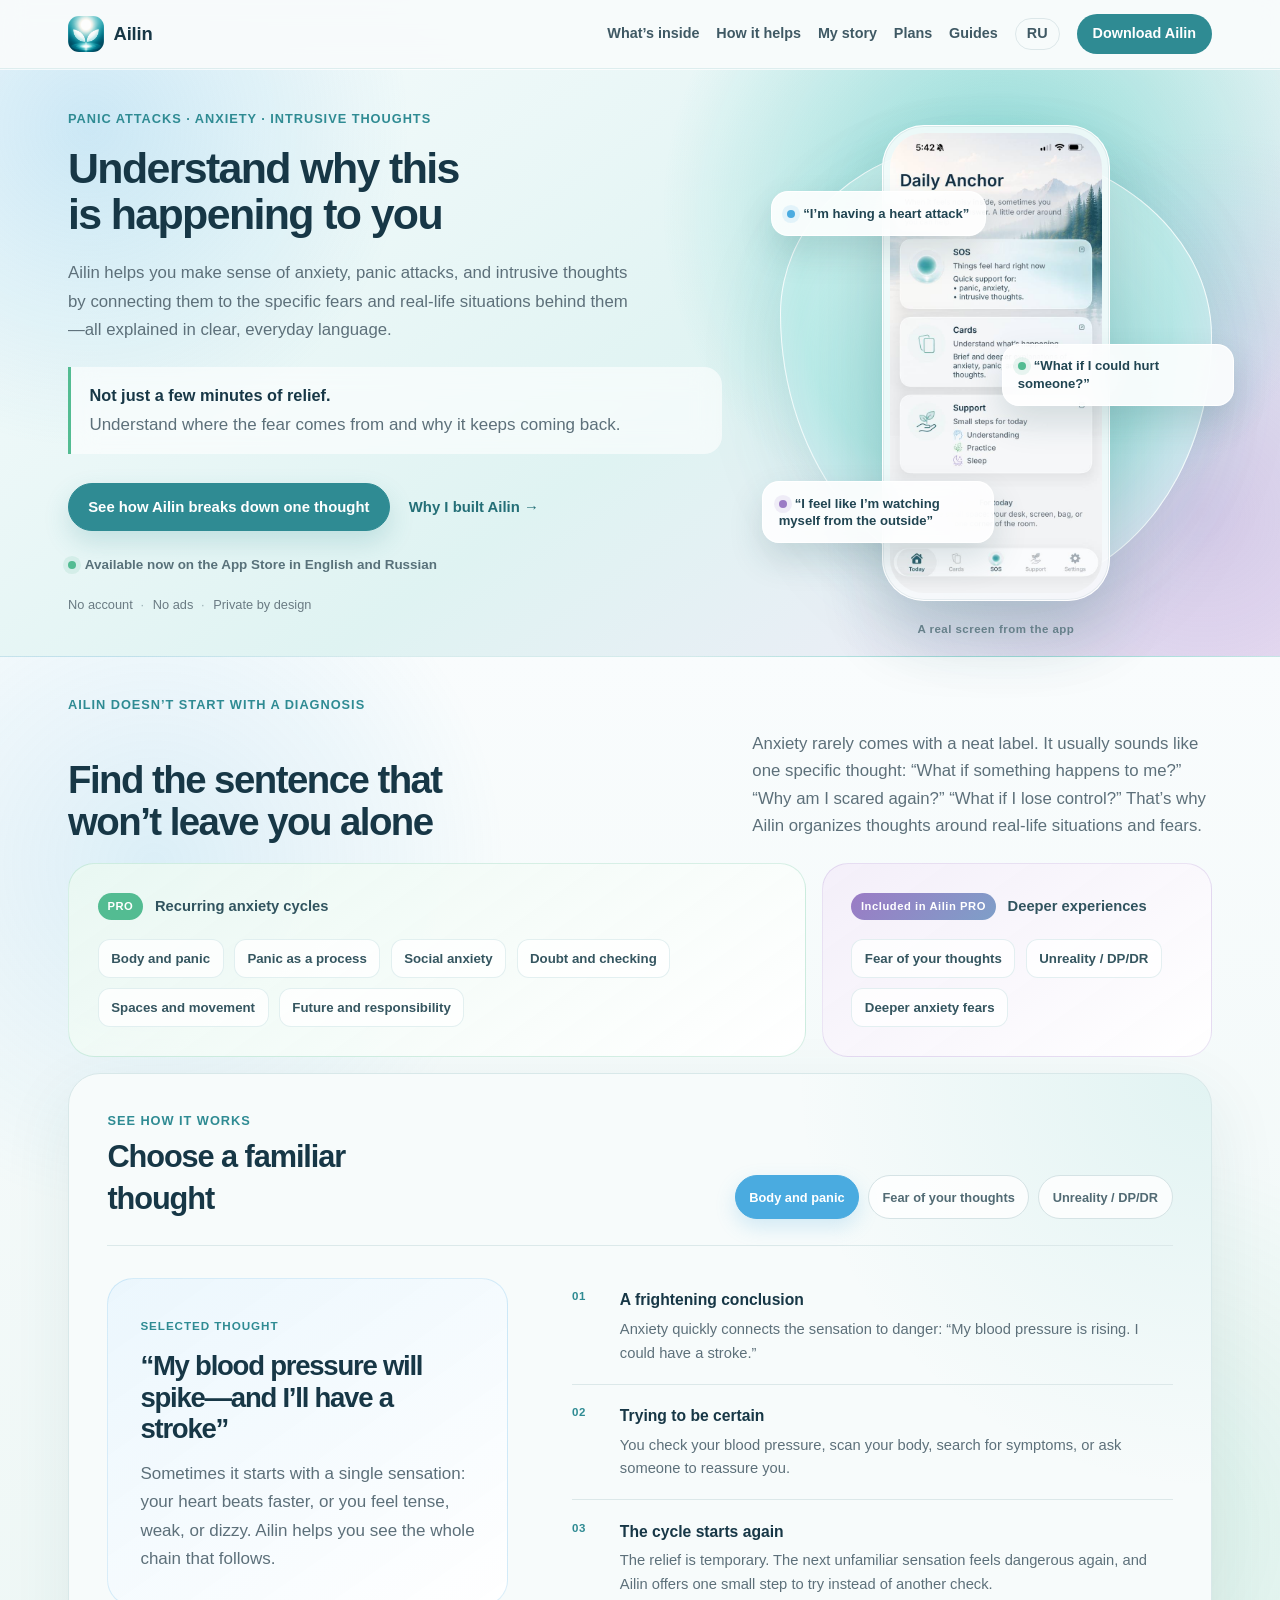
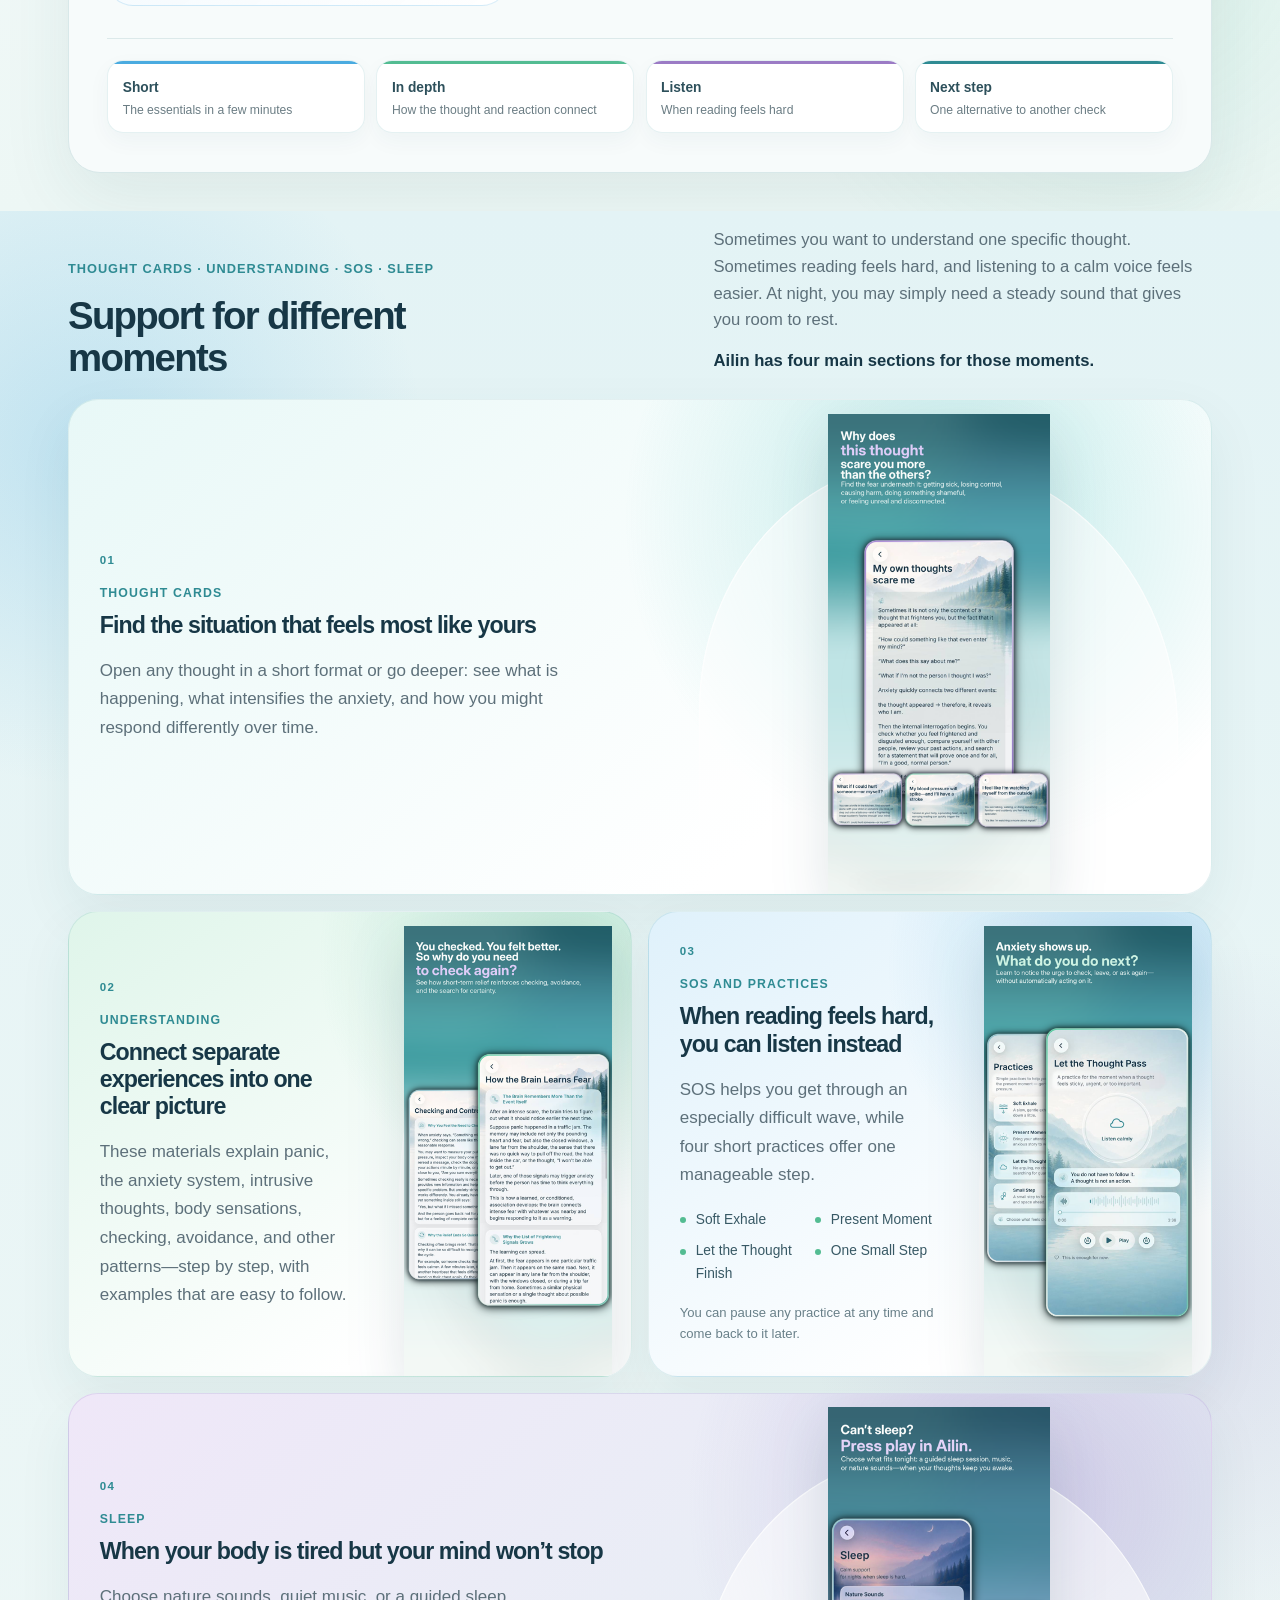
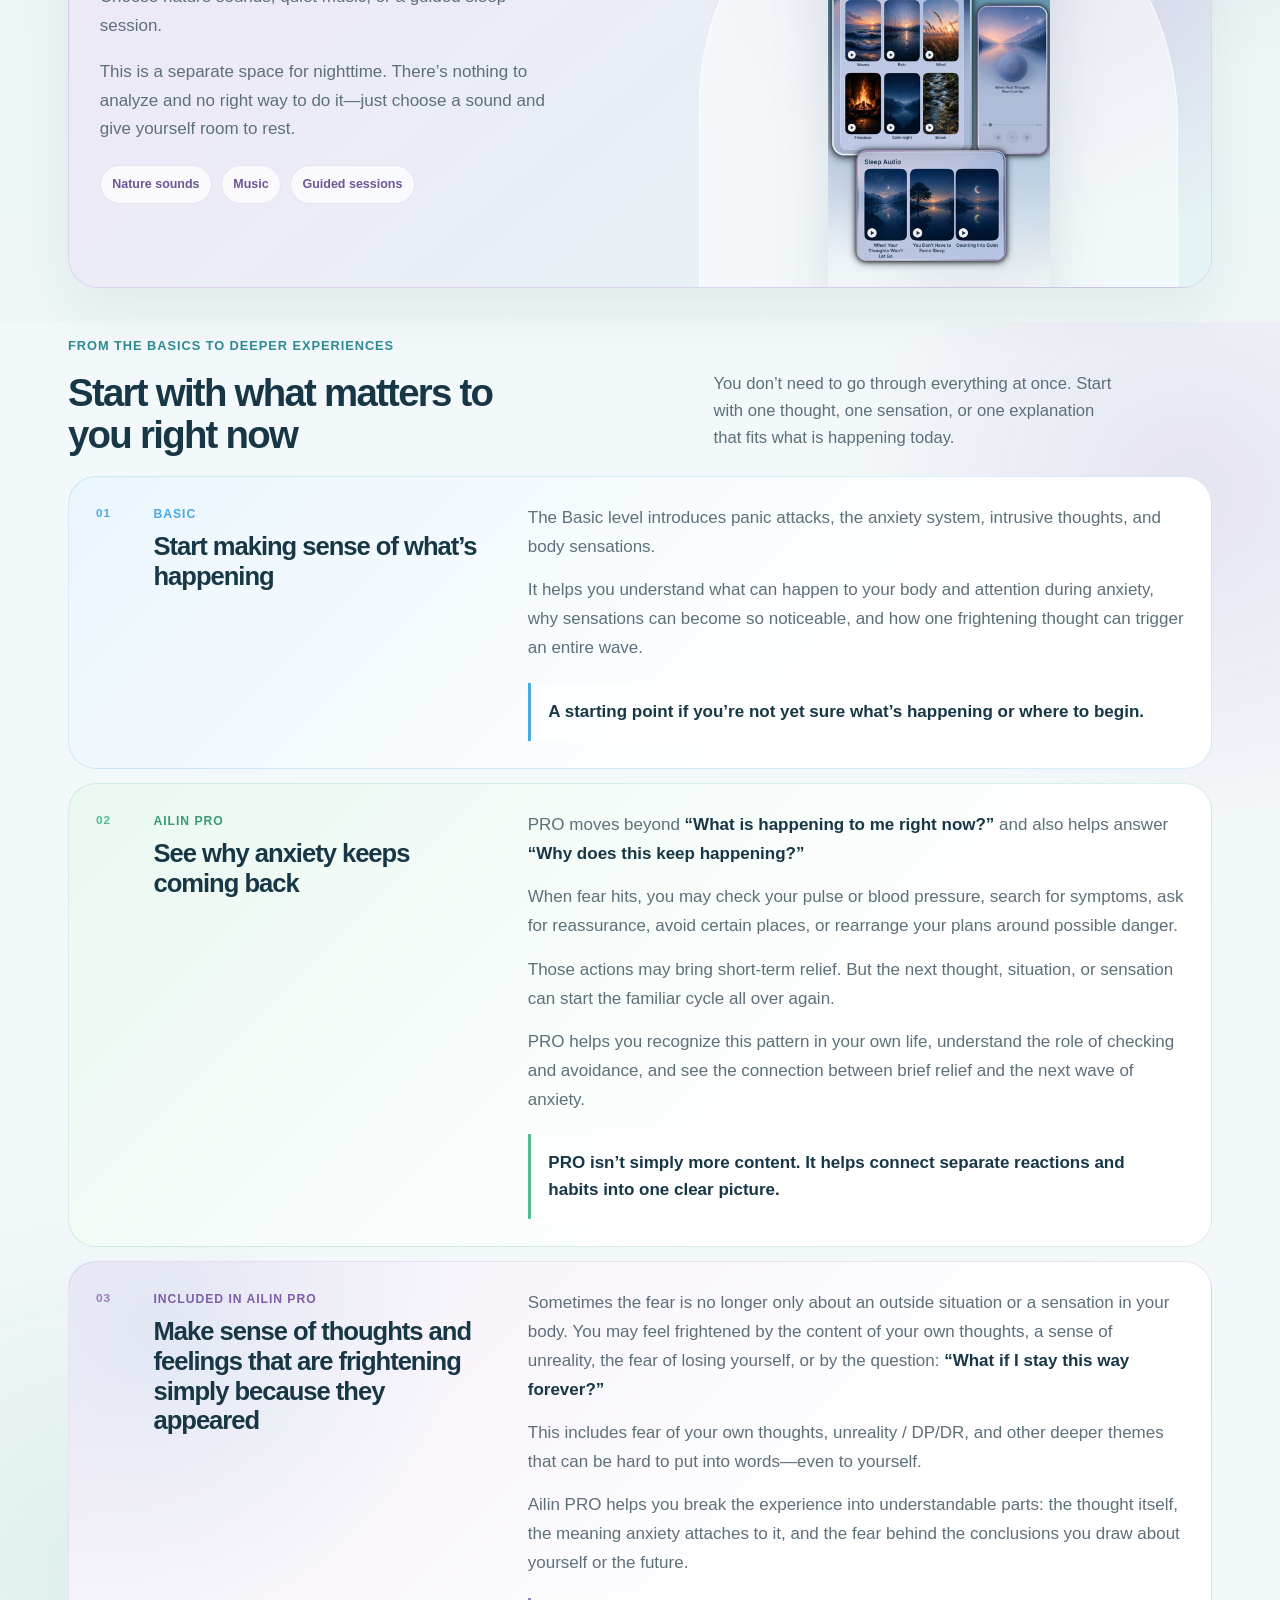
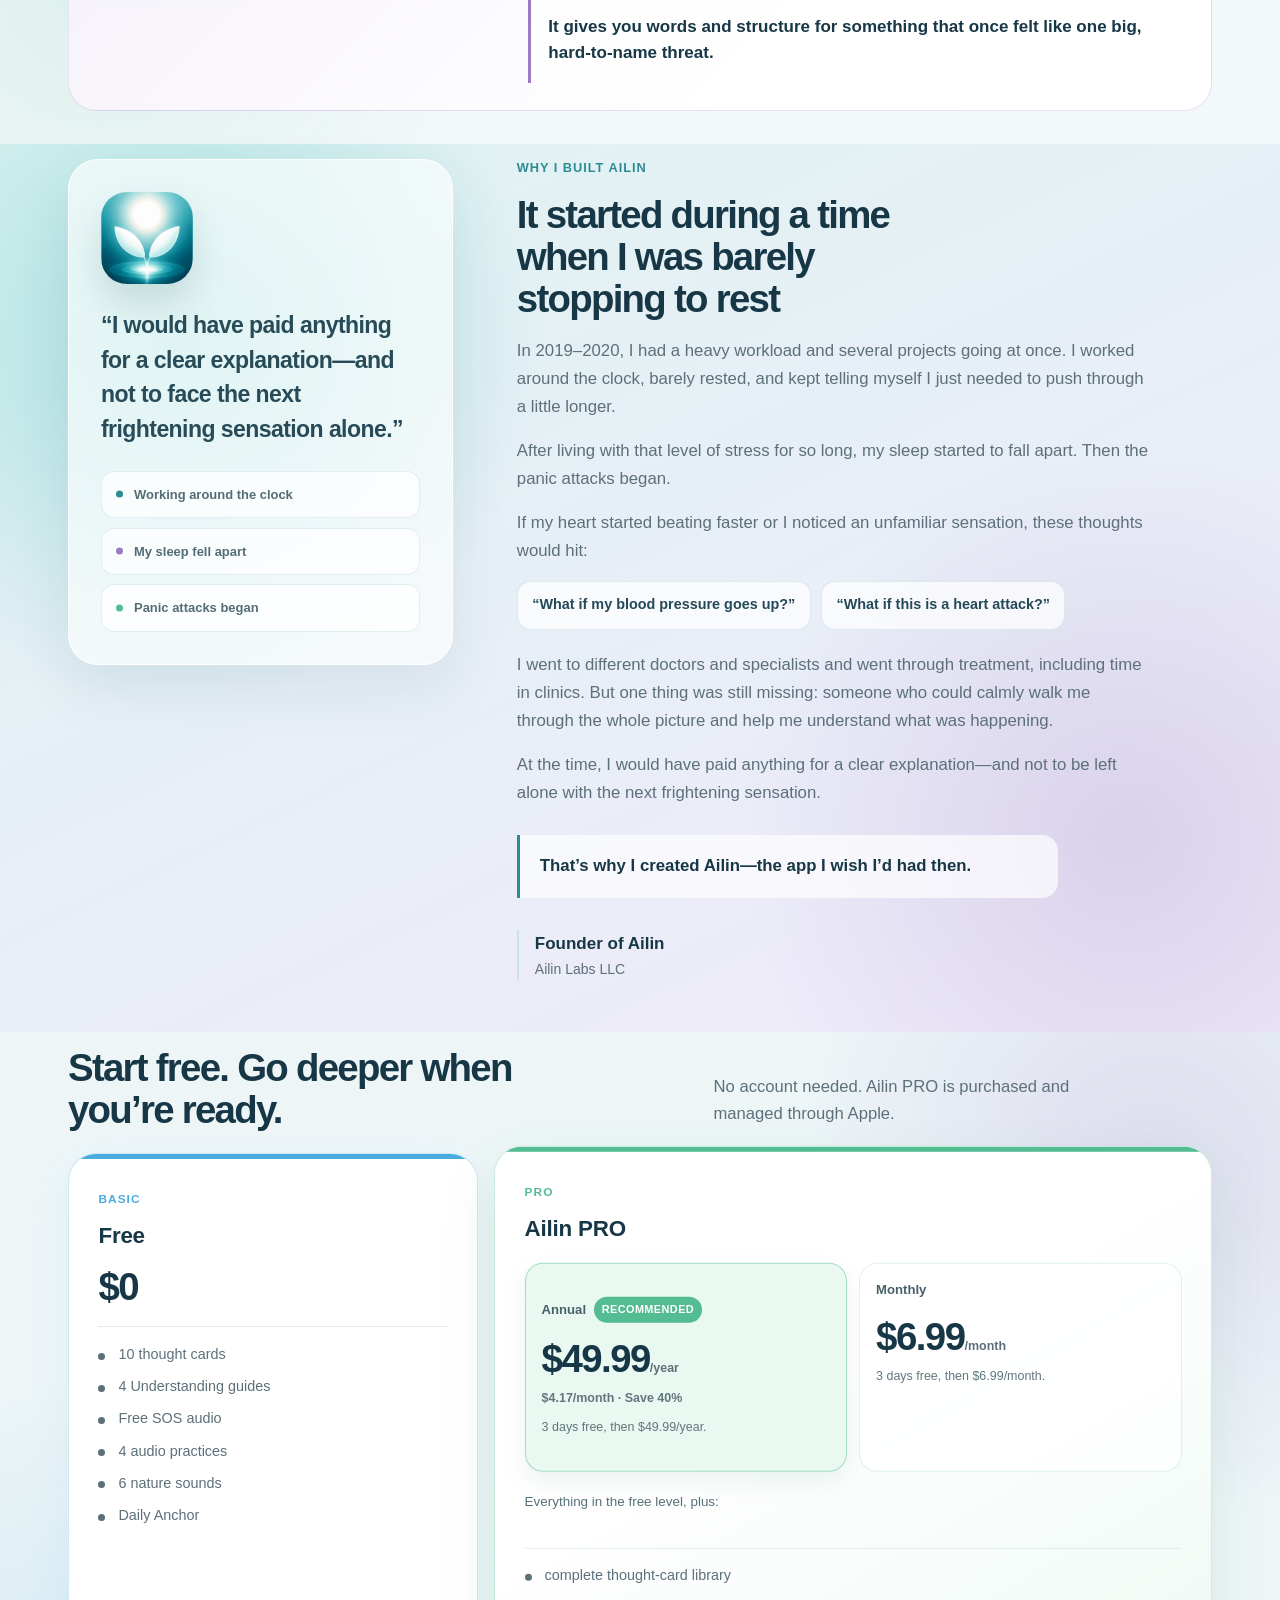
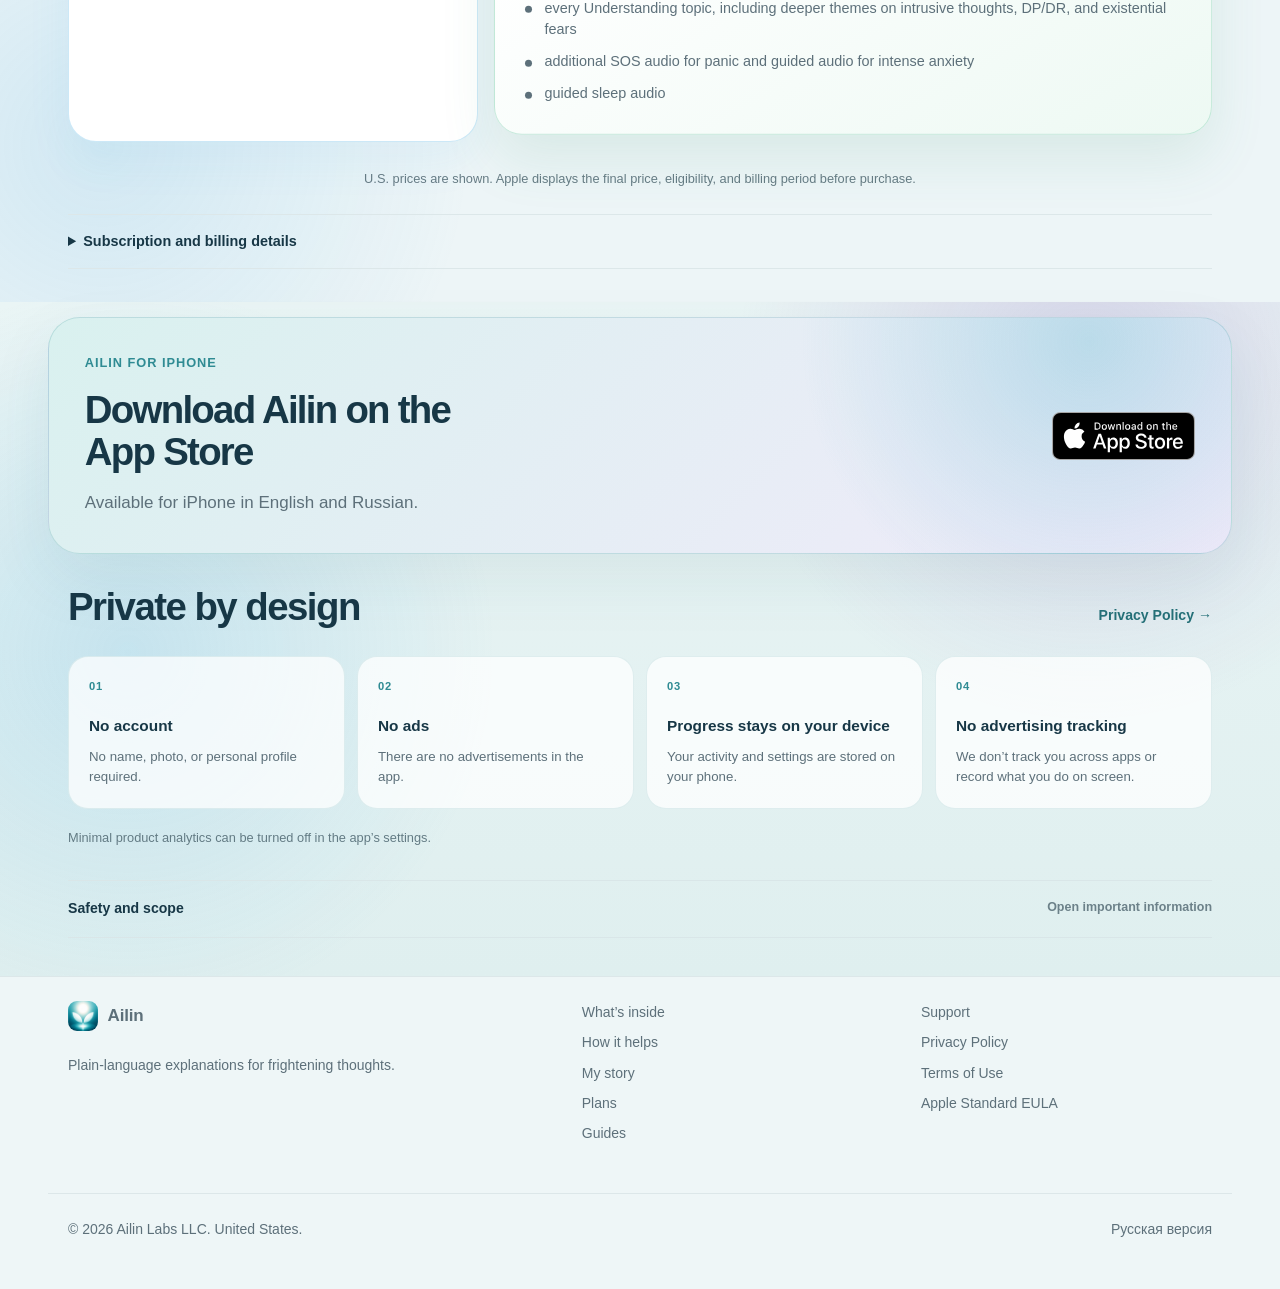
<file: index.html>
<!doctype html>
<html lang="en">
<head>
<meta charset="utf-8">
<meta name="viewport" content="width=device-width, initial-scale=1">
<title>Ailin — Anxiety, Panic Attacks &amp; Intrusive Thoughts</title>
<meta name="description" content="Understand how panic attacks, ongoing anxiety, intrusive thoughts, and DP/DR work. Explore thought cards, clear explanations, SOS practices, and sleep audio.">
<link rel="canonical" href="https://ailinlabs.com/">
<link rel="alternate" hreflang="en" href="https://ailinlabs.com/">
<link rel="alternate" hreflang="ru" href="https://ailinlabs.com/ru/">
<link rel="alternate" hreflang="x-default" href="https://ailinlabs.com/">
<meta name="theme-color" content="#f4f8f9" media="(prefers-color-scheme: light)">
<meta name="theme-color" content="#1f2a36" media="(prefers-color-scheme: dark)">
<meta property="og:type" content="website">
<meta property="og:site_name" content="Ailin">
<meta property="og:title" content="Ailin — Start with the thought that scares you">
<meta property="og:description" content="Thought cards for real-life anxiety, clear explanations, SOS practices, and sleep audio—private and written in plain language.">
<meta property="og:url" content="https://ailinlabs.com/">
<meta property="og:locale" content="en_US">
<meta property="og:locale:alternate" content="ru_RU">
<meta property="og:image" content="https://ailinlabs.com/assets/icon-512.png">
<meta name="twitter:card" content="summary">
<link rel="icon" href="assets/icon-512.png?v=20260910-v3" type="image/png" sizes="512x512">
<link rel="apple-touch-icon" href="assets/apple-touch-icon.png?v=20260910-v3">
<link rel="stylesheet" href="assets/styles.css?v=20260909-v12">
<script type="application/ld+json">
{"@context":"https://schema.org","@type":"SoftwareApplication","name":"Ailin","applicationCategory":"LifestyleApplication","operatingSystem":"iOS 17.0 or later","description":"A private, self-guided iPhone app with thought cards for specific anxiety-related fears, clear explanations, SOS practices, and sleep audio for panic, body anxiety, intrusive thoughts, checking, avoidance, and feelings of unreality.","installUrl":"https://apps.apple.com/app/id6801867435","isAccessibleForFree":true,"inLanguage":["en","ru"],"publisher":{"@type":"Organization","name":"Ailin Labs LLC","url":"https://ailinlabs.com/"},"offers":[{"@type":"Offer","name":"Free","price":"0","priceCurrency":"USD","description":"Free access to selected Ailin content and features."},{"@type":"Offer","name":"Ailin PRO Annual","price":"49.99","priceCurrency":"USD","description":"Recommended annual Ailin PRO subscription with a 3-day free trial for eligible new subscribers."},{"@type":"Offer","name":"Ailin PRO Monthly","price":"6.99","priceCurrency":"USD","description":"Monthly Ailin PRO subscription with a 3-day free trial for eligible new subscribers."}]}
</script>
</head>
<body class="landing-page landing-v3 landing-v5">
<a class="skip-link" href="#main">Skip to content</a>
<header class="site-header landing-header v3-header">
  <div class="wrap">
    <a class="brand" href="./" aria-label="Ailin home"><img class="brand-icon" src="assets/icon-512.png" alt=""> <span>Ailin</span></a>
    <nav class="site-nav" aria-label="Primary navigation">
      <a href="#inside">What’s inside</a><a href="#how">How it helps</a><a href="#founder">My story</a><a href="#plans">Plans</a><a class="header-guide-link" href="/guides/">Guides</a>
      <a class="lang-switch" href="ru/" hreflang="ru" lang="ru">RU</a><a class="v3-nav-cta" href="https://apps.apple.com/app/id6801867435" target="_blank" rel="noopener">Download Ailin</a>
    </nav>
  </div>
</header>

<main id="main">
  <section class="v3-hero v4-hero">
    <div class="wrap v3-hero-grid">
      <div class="v3-hero-copy">
        <p class="v3-kicker">Panic attacks · anxiety · intrusive thoughts</p>
        <h1>Understand why this is happening to you</h1>
        <p class="v3-lede">Ailin helps you make sense of anxiety, panic attacks, and intrusive thoughts by connecting them to the specific fears and real-life situations behind them—all explained in clear, everyday language.</p>
        <p class="v4-hero-promise"><strong>Not just a few minutes of relief.</strong><span>Understand where the fear comes from and why it keeps coming back.</span></p>
        <div class="v3-actions"><a class="btn btn--primary" href="#thought-demo">See how Ailin breaks down one thought</a><a class="v3-text-link" href="#founder">Why I built Ailin <span aria-hidden="true">→</span></a></div>
        <p class="v3-availability"><span aria-hidden="true"></span> Available now on the App Store in English and Russian</p>
        <ul class="v3-trust" aria-label="Ailin highlights"><li>No account</li><li>No ads</li><li>Private by design</li></ul>
      </div>
      <div class="v3-hero-product v4-hero-product" aria-label="Preview of the Ailin app">
        <span class="v4-aura" aria-hidden="true"></span>
        <figure class="v4-phone"><img src="assets/screens/en-home-real-v9.jpg" alt="Ailin home screen with Daily Anchor, SOS, Cards, and Support" width="590" height="1280" decoding="async"><figcaption>A real screen from the app</figcaption></figure>
        <span class="v4-thought-float v4-thought-float--one">“I’m having a heart attack”</span>
        <span class="v4-thought-float v4-thought-float--two">“What if I could hurt someone?”</span>
        <span class="v4-thought-float v4-thought-float--three">“I feel like I’m watching myself from the outside”</span>
      </div>
    </div>
  </section>

  <section id="thought-demo" class="v3-thoughts v4-thoughts" aria-labelledby="thoughts-title">
    <div class="wrap">
      <div class="v4-thought-heading">
        <p class="v3-kicker">Ailin doesn’t start with a diagnosis</p>
        <h2 id="thoughts-title">Find the sentence that won’t leave you alone</h2>
        <p>Anxiety rarely comes with a neat label. It usually sounds like one specific thought: “What if something happens to me?” “Why am I scared again?” “What if I lose control?” That’s why Ailin organizes thoughts around real-life situations and fears.</p>
      </div>
      <div class="v4-group-board" aria-label="Thought groups in Ailin">
        <div class="v4-group-column v4-group-column--pro"><div class="v4-group-label"><span>PRO</span><strong>Recurring anxiety cycles</strong></div><div class="v4-group-chips"><span>Body and panic</span><span>Panic as a process</span><span>Social anxiety</span><span>Doubt and checking</span><span>Spaces and movement</span><span>Future and responsibility</span></div></div>
        <div class="v4-group-column v4-group-column--plus"><div class="v4-group-label"><span>Included in Ailin PRO</span><strong>Deeper experiences</strong></div><div class="v4-group-chips"><span>Fear of your thoughts</span><span>Unreality / DP/DR</span><span>Deeper anxiety fears</span></div></div>
      </div>
      <div class="v4-demo-shell">
        <div class="v4-demo-topline"><div><p class="v3-kicker">See how it works</p><h3>Choose a familiar thought</h3></div><div class="v4-demo-tabs" role="tablist" aria-label="Thought examples">
          <button id="tab-body" class="v4-demo-tab is-active" type="button" role="tab" aria-selected="true" aria-controls="panel-body" data-thought-tab="body">Body and panic</button>
          <button id="tab-thought" class="v4-demo-tab" type="button" role="tab" aria-selected="false" aria-controls="panel-thought" data-thought-tab="thought" tabindex="-1">Fear of your thoughts</button>
          <button id="tab-dpdr" class="v4-demo-tab" type="button" role="tab" aria-selected="false" aria-controls="panel-dpdr" data-thought-tab="dpdr" tabindex="-1">Unreality / DP/DR</button>
        </div></div>
        <article id="panel-body" class="v4-demo-panel is-active" role="tabpanel" aria-labelledby="tab-body" data-thought-panel="body">
          <div class="v4-demo-question"><span>Selected thought</span><h3>“My blood pressure will spike—and I’ll have a stroke”</h3><p>Sometimes it starts with a single sensation: your heart beats faster, or you feel tense, weak, or dizzy. Ailin helps you see the whole chain that follows.</p></div>
          <ol class="v4-demo-steps"><li><span>01</span><div><strong>A frightening conclusion</strong><p>Anxiety quickly connects the sensation to danger: “My blood pressure is rising. I could have a stroke.”</p></div></li><li><span>02</span><div><strong>Trying to be certain</strong><p>You check your blood pressure, scan your body, search for symptoms, or ask someone to reassure you.</p></div></li><li><span>03</span><div><strong>The cycle starts again</strong><p>The relief is temporary. The next unfamiliar sensation feels dangerous again, and Ailin offers one small step to try instead of another check.</p></div></li></ol>
        </article>
        <article id="panel-thought" class="v4-demo-panel" role="tabpanel" aria-labelledby="tab-thought" data-thought-panel="thought" hidden>
          <div class="v4-demo-question"><span>Selected thought</span><h3>“What if I could hurt someone?”</h3><p>It isn’t only the content of the thought that feels frightening. The fact that it appeared can be frightening too.</p></div>
          <ol class="v4-demo-steps"><li><span>01</span><div><strong>What the thought seems to mean</strong><p>Anxiety pushes you toward a conclusion: “If I had this thought, it must say something about me.”</p></div></li><li><span>02</span><div><strong>Checking yourself</strong><p>You analyze your feelings, review past actions, and try to become completely certain about who you are.</p></div></li><li><span>03</span><div><strong>The thought feels more important</strong><p>The more you check the thought, the more noticeable and significant it begins to feel.</p></div></li></ol>
        </article>
        <article id="panel-dpdr" class="v4-demo-panel" role="tabpanel" aria-labelledby="tab-dpdr" data-thought-panel="dpdr" hidden>
          <div class="v4-demo-question"><span>Selected thought</span><h3>“I feel like I’m watching myself from the outside”</h3><p>The unfamiliar sense of detachment can start to feel like a sign that something is wrong.</p></div>
          <ol class="v4-demo-steps"><li><span>01</span><div><strong>An unfamiliar feeling</strong><p>Your surroundings—or even your sense of yourself—may feel distant, strange, or unreal.</p></div></li><li><span>02</span><div><strong>A frightening conclusion</strong><p>The questions appear: “What is happening to me? What if I lose myself? What if I feel this way forever?”</p></div></li><li><span>03</span><div><strong>Watching yourself</strong><p>Constantly checking the feeling keeps your attention fixed on it and makes it harder for the feeling to fade into the background.</p></div></li></ol>
        </article>
        <div class="v4-demo-formats" aria-label="Support formats in Ailin"><span><strong>Short</strong>The essentials in a few minutes</span><span><strong>In depth</strong>How the thought and reaction connect</span><span><strong>Listen</strong>When reading feels hard</span><span><strong>Next step</strong>One alternative to another check</span></div>
      </div>
    </div>
  </section>

  <section id="inside" class="v5-inside" aria-labelledby="inside-title">
    <div class="wrap v5-section-heading"><div><p class="v3-kicker">Thought Cards · Understanding · SOS · Sleep</p><h2 id="inside-title">Support for different moments</h2></div><div class="v5-section-intro"><p>Sometimes you want to understand one specific thought. Sometimes reading feels hard, and listening to a calm voice feels easier. At night, you may simply need a steady sound that gives you room to rest.</p><p>Ailin has four main sections for those moments.</p></div></div>
    <div class="wrap v5-feature-grid">
      <article class="v5-feature v5-feature--thoughts"><div class="v5-feature-copy"><span class="v5-feature-number">01</span><p class="v5-feature-label">Thought Cards</p><h3>Find the situation that feels most like yours</h3><p>Open any thought in a short format or go deeper: see what is happening, what intensifies the anxiety, and how you might respond differently over time.</p></div><div class="v5-feature-visual"><img src="assets/screens/en-thought-detail.png" alt="A detailed breakdown of an anxious thought in Ailin" width="370" height="800" loading="lazy"></div></article>
      <article class="v5-feature v5-feature--understanding"><div class="v5-feature-copy"><span class="v5-feature-number">02</span><p class="v5-feature-label">Understanding</p><h3>Connect separate experiences into one clear picture</h3><p>These materials explain panic, the anxiety system, intrusive thoughts, body sensations, checking, avoidance, and other patterns—step by step, with examples that are easy to follow.</p></div><div class="v5-feature-visual"><img src="assets/screens/en-understanding.png" alt="Ailin materials about checking, avoidance, and why anxiety returns" width="370" height="800" loading="lazy"></div></article>
      <article class="v5-feature v5-feature--sos"><div class="v5-feature-copy"><span class="v5-feature-number">03</span><p class="v5-feature-label">SOS and Practices</p><h3>When reading feels hard, you can listen instead</h3><p>SOS helps you get through an especially difficult wave, while four short practices offer one manageable step.</p><ul><li>Soft Exhale</li><li>Present Moment</li><li>Let the Thought Finish</li><li>One Small Step</li></ul><p class="v5-feature-note">You can pause any practice at any time and come back to it later.</p></div><div class="v5-feature-visual"><img src="assets/screens/en-sos.png" alt="Ailin SOS and Let the Thought Finish audio practice" width="370" height="800" loading="lazy"></div></article>
      <article class="v5-feature v5-feature--sleep"><div class="v5-feature-copy"><span class="v5-feature-number">04</span><p class="v5-feature-label">Sleep</p><h3>When your body is tired but your mind won’t stop</h3><p>Choose nature sounds, quiet music, or a guided sleep session.</p><p>This is a separate space for nighttime. There’s nothing to analyze and no right way to do it—just choose a sound and give yourself room to rest.</p><div class="v5-feature-tags"><span>Nature sounds</span><span>Music</span><span>Guided sessions</span></div></div><div class="v5-feature-visual"><img src="assets/screens/en-sleep.png" alt="Nature sounds, music, and guided sleep sessions in Ailin" width="370" height="800" loading="lazy"></div></article>
    </div>
  </section>

  <section id="how" class="v5-depth" aria-labelledby="depth-title">
    <div class="wrap v5-section-heading v5-section-heading--depth"><div><p class="v3-kicker">From the basics to deeper experiences</p><h2 id="depth-title">Start with what matters to you right now</h2></div><p>You don’t need to go through everything at once. Start with one thought, one sensation, or one explanation that fits what is happening today.</p></div>
    <div class="wrap v5-depth-list">
      <article class="v5-depth-card v5-depth-card--basic"><header><span class="v5-depth-index">01</span><div><p>Basic</p><h3>Start making sense of what’s happening</h3></div></header><div class="v5-depth-body"><p>The Basic level introduces panic attacks, the anxiety system, intrusive thoughts, and body sensations.</p><p>It helps you understand what can happen to your body and attention during anxiety, why sensations can become so noticeable, and how one frightening thought can trigger an entire wave.</p><strong>A starting point if you’re not yet sure what’s happening or where to begin.</strong></div></article>
      <article class="v5-depth-card v5-depth-card--pro"><header><span class="v5-depth-index">02</span><div><p>Ailin PRO</p><h3>See why anxiety keeps coming back</h3></div></header><div class="v5-depth-body"><p>PRO moves beyond <strong>“What is happening to me right now?”</strong> and also helps answer <strong>“Why does this keep happening?”</strong></p><p>When fear hits, you may check your pulse or blood pressure, search for symptoms, ask for reassurance, avoid certain places, or rearrange your plans around possible danger.</p><p>Those actions may bring short-term relief. But the next thought, situation, or sensation can start the familiar cycle all over again.</p><p>PRO helps you recognize this pattern in your own life, understand the role of checking and avoidance, and see the connection between brief relief and the next wave of anxiety.</p><strong>PRO isn’t simply more content. It helps connect separate reactions and habits into one clear picture.</strong></div></article>
      <article class="v5-depth-card v5-depth-card--plus"><header><span class="v5-depth-index">03</span><div><p>Included in Ailin PRO</p><h3>Make sense of thoughts and feelings that are frightening simply because they appeared</h3></div></header><div class="v5-depth-body"><p>Sometimes the fear is no longer only about an outside situation or a sensation in your body. You may feel frightened by the content of your own thoughts, a sense of unreality, the fear of losing yourself, or by the question: <strong>“What if I stay this way forever?”</strong></p><p>This includes fear of your own thoughts, unreality / DP/DR, and other deeper themes that can be hard to put into words—even to yourself.</p><p>Ailin PRO helps you break the experience into understandable parts: the thought itself, the meaning anxiety attaches to it, and the fear behind the conclusions you draw about yourself or the future.</p><strong>It gives you words and structure for something that once felt like one big, hard-to-name threat.</strong></div></article>
    </div>
  </section>

  <section id="founder" class="v5-founder" aria-labelledby="founder-title">
    <div class="wrap v5-founder-grid">
      <aside class="v5-founder-aside"><img src="assets/icon-512.png" alt="Ailin app icon" width="92" height="92"><blockquote>“I would have paid anything for a clear explanation—and not to face the next frightening sensation alone.”</blockquote><div class="v5-founder-path" aria-label="How the Ailin story began"><span>Working around the clock</span><span>My sleep fell apart</span><span>Panic attacks began</span></div></aside>
      <div class="v5-founder-story"><p class="v3-kicker">Why I built Ailin</p><h2 id="founder-title">It started during a time when I was barely stopping to rest</h2><p>In 2019–2020, I had a heavy workload and several projects going at once. I worked around the clock, barely rested, and kept telling myself I just needed to push through a little longer.</p><p>After living with that level of stress for so long, my sleep started to fall apart. Then the panic attacks began.</p><p>If my heart started beating faster or I noticed an unfamiliar sensation, these thoughts would hit:</p><p class="v5-founder-thoughts"><strong>“What if my blood pressure goes up?”</strong><strong>“What if this is a heart attack?”</strong></p><p>I went to different doctors and specialists and went through treatment, including time in clinics. But one thing was still missing: someone who could calmly walk me through the whole picture and help me understand what was happening.</p><p>At the time, I would have paid anything for a clear explanation—and not to be left alone with the next frightening sensation.</p><p class="v5-founder-reason">That’s why I created Ailin—the app I wish I’d had then.</p><p class="founder-signoff"><strong>Founder of Ailin</strong><span>Ailin Labs LLC</span></p></div>
    </div>
  </section>

  <section id="plans" class="v5-plans" aria-labelledby="plans-title">
    <div class="wrap v5-section-heading v5-section-heading--plans"><div><h2 id="plans-title">Start free. Go deeper when you’re ready.</h2></div><p>No account needed. Ailin PRO is purchased and managed through Apple.</p></div>
    <div class="wrap v5-plan-grid">
      <article class="v5-plan v5-plan--basic"><header><span>Basic</span><h3>Free</h3><p class="v5-price">$0</p></header><ul><li>10 thought cards</li><li>4 Understanding guides</li><li>Free SOS audio</li><li>4 audio practices</li><li>6 nature sounds</li><li>Daily Anchor</li></ul></article>
      <article class="v5-plan v5-plan--pro"><header><span>PRO</span><h3>Ailin PRO</h3></header><div class="v5-billing-options"><section class="v5-billing-option v5-billing-option--recommended"><p class="v5-billing-label">Annual <strong>Recommended</strong></p><p class="v5-price">$49.99<small>/year</small></p><p class="v5-trial"><strong>$4.17/month · Save 40%</strong></p><p class="v5-trial">3 days free, then $49.99/year.</p></section><section class="v5-billing-option"><p class="v5-billing-label">Monthly</p><p class="v5-price">$6.99<small>/month</small></p><p class="v5-trial">3 days free, then $6.99/month.</p></section></div><p class="v5-plan-includes">Everything in the free level, plus:</p><ul><li>complete thought-card library</li><li>every Understanding topic, including deeper themes on intrusive thoughts, DP/DR, and existential fears</li><li>additional SOS audio for panic and guided audio for intense anxiety</li><li>guided sleep audio</li></ul></article>
    </div>
    <div class="wrap"><p class="v5-price-note">U.S. prices are shown. Apple displays the final price, eligibility, and billing period before purchase.</p><details class="v3-details"><summary>Subscription and billing details</summary><p>Ailin PRO is an optional auto-renewable subscription with monthly or annual billing. The price and billing period shown by Apple at purchase apply and may vary by region, currency, and taxes.</p><p>Payment is charged to your Apple Account at confirmation. A subscription renews automatically unless canceled through your Apple Account settings before the renewal date. Deleting the app does not cancel a subscription. Eligible purchases can be restored in the app.</p><p><a href="https://support.apple.com/118428" rel="noopener">Manage a subscription</a> · <a href="https://reportaproblem.apple.com/" rel="noopener">Request a refund from Apple</a> · <a href="terms.html">Terms of Use</a></p></details></div>
  </section>

  <section id="download" class="v5-release" aria-labelledby="release-title">
    <div class="wrap v5-release-panel"><div><p class="v3-kicker">Ailin for iPhone</p><h2 id="release-title">Download Ailin on the App Store</h2><p>Available for iPhone in English and Russian.</p></div><a class="v5-app-store-link" href="https://apps.apple.com/app/id6801867435" target="_blank" rel="noopener" aria-label="Download Ailin on the App Store"><img src="assets/download-on-app-store-en.svg" alt="Download on the App Store" width="120" height="40"></a></div>
    <div class="wrap v5-privacy-head"><div><h3>Private by design</h3></div><a href="privacy.html">Privacy Policy <span aria-hidden="true">→</span></a></div>
    <div class="wrap v5-privacy-grid"><article><span aria-hidden="true">01</span><strong>No account</strong><p>No name, photo, or personal profile required.</p></article><article><span aria-hidden="true">02</span><strong>No ads</strong><p>There are no advertisements in the app.</p></article><article><span aria-hidden="true">03</span><strong>Progress stays on your device</strong><p>Your activity and settings are stored on your phone.</p></article><article><span aria-hidden="true">04</span><strong>No advertising tracking</strong><p>We don’t track you across apps or record what you do on screen.</p></article></div>
    <div class="wrap"><p class="v5-analytics-note">Minimal product analytics can be turned off in the app’s settings.</p><details class="v5-safety"><summary>Safety and scope <span>Open important information</span></summary><div><p>Ailin is intended for self-guided use, educational information, and general wellness support for users aged 16 and older.</p><p>It is not medical care, psychotherapy, diagnosis, a medical device, or an emergency service, and it does not determine the cause of symptoms.</p><p>Seek medical attention for new, severe, unusual, or rapidly worsening symptoms.</p><p>If you or someone else may be in immediate danger, contact your local emergency service or a trusted crisis resource in your area. <a href="support.html">Support and safety information</a>.</p></div></details></div>
  </section>
</main>

<footer class="site-footer landing-footer v3-footer">
  <div class="wrap footer-grid"><div><a class="brand" href="./"><img class="brand-icon" src="assets/icon-512.png" alt=""> Ailin</a><p>Plain-language explanations for frightening thoughts.</p></div><nav aria-label="Site sections"><a href="#inside">What’s inside</a><a href="#how">How it helps</a><a href="#founder">My story</a><a href="#plans">Plans</a><a href="guides/">Guides</a></nav><nav aria-label="Legal information and support"><a href="support.html">Support</a><a href="privacy.html">Privacy Policy</a><a href="terms.html">Terms of Use</a><a href="https://www.apple.com/legal/internet-services/itunes/dev/stdeula/" rel="noopener">Apple Standard EULA</a></nav></div>
  <div class="wrap footer-bottom"><p>&copy; 2026 Ailin Labs LLC. United States.</p><a href="ru/" hreflang="ru" lang="ru">Русская версия</a></div>
</footer>
<script>
(() => {
  const tabs = Array.from(document.querySelectorAll('[data-thought-tab]'));
  const panels = Array.from(document.querySelectorAll('[data-thought-panel]'));
  if (!tabs.length || !panels.length) return;
  const activate = (nextTab) => {
    const key = nextTab.dataset.thoughtTab;
    tabs.forEach((tab) => { const active = tab === nextTab; tab.classList.toggle('is-active', active); tab.setAttribute('aria-selected', String(active)); tab.tabIndex = active ? 0 : -1; });
    panels.forEach((panel) => { const active = panel.dataset.thoughtPanel === key; panel.classList.toggle('is-active', active); panel.hidden = !active; });
  };
  tabs.forEach((tab, index) => {
    tab.addEventListener('click', () => activate(tab));
    tab.addEventListener('keydown', (event) => {
      if (!['ArrowLeft', 'ArrowRight', 'Home', 'End'].includes(event.key)) return;
      event.preventDefault();
      let nextIndex = index;
      if (event.key === 'ArrowRight') nextIndex = (index + 1) % tabs.length;
      if (event.key === 'ArrowLeft') nextIndex = (index - 1 + tabs.length) % tabs.length;
      if (event.key === 'Home') nextIndex = 0;
      if (event.key === 'End') nextIndex = tabs.length - 1;
      activate(tabs[nextIndex]); tabs[nextIndex].focus();
    });
  });
})();
</script>
</body>
</html>
</file>
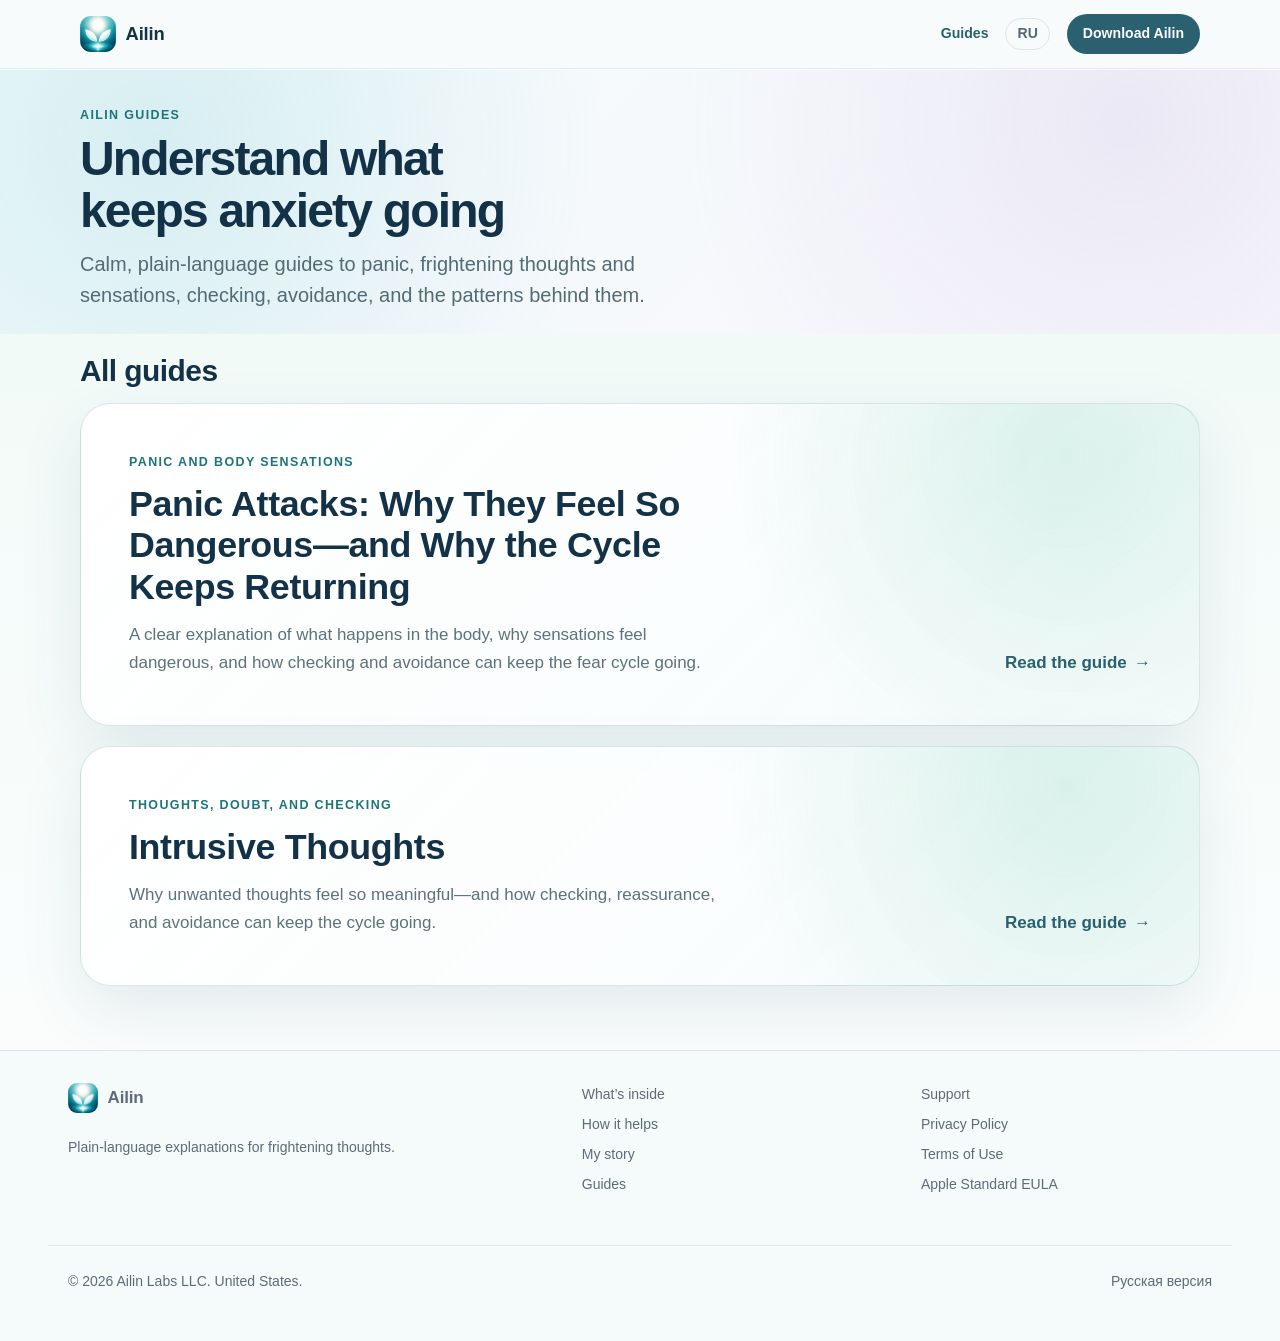
<file: guides/index.html>
<!doctype html>
<html lang="en-US">
<head>
<meta charset="utf-8">
<meta name="viewport" content="width=device-width, initial-scale=1">
<title>Anxiety Guides | Ailin</title>
<meta name="description" content="Clear, practical guides from Ailin about panic attacks, anxiety patterns, checking, avoidance, and what can keep fear going.">
<link rel="canonical" href="https://ailinlabs.com/guides/">
<link rel="alternate" hreflang="en" href="https://ailinlabs.com/guides/">
<link rel="alternate" hreflang="ru" href="https://ailinlabs.com/ru/guides/">
<link rel="alternate" hreflang="x-default" href="https://ailinlabs.com/guides/">
<meta name="theme-color" content="#f4f8f9">
<meta property="og:type" content="website">
<meta property="og:site_name" content="Ailin">
<meta property="og:title" content="Anxiety Guides | Ailin">
<meta property="og:description" content="Clear, practical guides about panic attacks and the patterns that can keep fear going.">
<meta property="og:url" content="https://ailinlabs.com/guides/">
<meta property="og:locale" content="en_US">
<meta property="og:locale:alternate" content="ru_RU">
<meta property="og:image" content="https://ailinlabs.com/assets/icon-512.png">
<meta name="twitter:card" content="summary">
<meta name="twitter:title" content="Anxiety Guides | Ailin">
<meta name="twitter:description" content="Clear, practical guides about panic attacks and the patterns that can keep fear going.">
<link rel="icon" href="../assets/icon-512.png?v=20260910-v3" type="image/png" sizes="512x512">
<link rel="apple-touch-icon" href="../assets/apple-touch-icon.png?v=20260910-v3">
<link rel="stylesheet" href="../assets/styles.css?v=20260929-intrusive1">
</head>
<body class="guide-page guide-hub-page">
<a class="skip-link" href="#main">Skip to content</a>
<header class="site-header v3-header guide-header">
  <div class="wrap">
    <a class="brand" href="../" aria-label="Ailin home"><img class="brand-icon" src="../assets/icon-512.png" alt=""> <span>Ailin</span></a>
    <nav class="site-nav" aria-label="Primary navigation">
      <a href="./" aria-current="page">Guides</a>
      <a class="lang-switch" href="../ru/guides/" hreflang="ru" lang="ru">RU</a>
      <a class="v3-nav-cta" href="https://apps.apple.com/app/id6801867435" target="_blank" rel="noopener">Download Ailin</a>
    </nav>
  </div>
</header>

<main id="main">
  <section class="guide-hub-hero">
    <div class="wrap guide-hub-intro">
      <p class="guide-eyebrow">Ailin Guides</p>
      <h1>Understand what keeps anxiety going</h1>
      <p class="guide-lede">Calm, plain-language guides to panic, frightening thoughts and sensations, checking, avoidance, and the patterns behind them.</p>
    </div>
  </section>

  <section class="guide-hub-list" aria-labelledby="guide-list-title">
    <div class="wrap">
      <h2 id="guide-list-title">All guides</h2>
      <article class="guide-card">
        <div>
          <p class="guide-card-label">Panic and body sensations</p>
          <h3><a href="panic-attacks/">Panic Attacks: Why They Feel So Dangerous—and Why the Cycle Keeps Returning</a></h3>
          <p>A clear explanation of what happens in the body, why sensations feel dangerous, and how checking and avoidance can keep the fear cycle going.</p>
        </div>
        <a class="guide-card-link" href="panic-attacks/" aria-label="Read Panic Attacks: Why They Feel So Dangerous—and Why the Cycle Keeps Returning">Read the guide <span aria-hidden="true">→</span></a>
      </article>
      <article class="guide-card">
        <div>
          <p class="guide-card-label">THOUGHTS, DOUBT, AND CHECKING</p>
          <h3><a href="/guides/intrusive-thoughts/">Intrusive Thoughts</a></h3>
          <p>Why unwanted thoughts feel so meaningful—and how checking, reassurance, and avoidance can keep the cycle going.</p>
        </div>
        <a class="guide-card-link" href="/guides/intrusive-thoughts/" aria-label="Read Intrusive Thoughts">Read the guide <span aria-hidden="true">→</span></a>
      </article>
    </div>
  </section>
</main>

<footer class="site-footer landing-footer v3-footer guide-footer">
  <div class="wrap footer-grid"><div><a class="brand" href="../"><img class="brand-icon" src="../assets/icon-512.png" alt=""> Ailin</a><p>Plain-language explanations for frightening thoughts.</p></div><nav aria-label="Site sections"><a href="../#inside">What’s inside</a><a href="../#how">How it helps</a><a href="../#founder">My story</a><a href="./" aria-current="page">Guides</a></nav><nav aria-label="Legal information and support"><a href="../support.html">Support</a><a href="../privacy.html">Privacy Policy</a><a href="../terms.html">Terms of Use</a><a href="https://www.apple.com/legal/internet-services/itunes/dev/stdeula/" rel="noopener">Apple Standard EULA</a></nav></div>
  <div class="wrap footer-bottom"><p>&copy; 2026 Ailin Labs LLC. United States.</p><a href="../ru/guides/" hreflang="ru" lang="ru">Русская версия</a></div>
</footer>
</body>
</html>
</file>
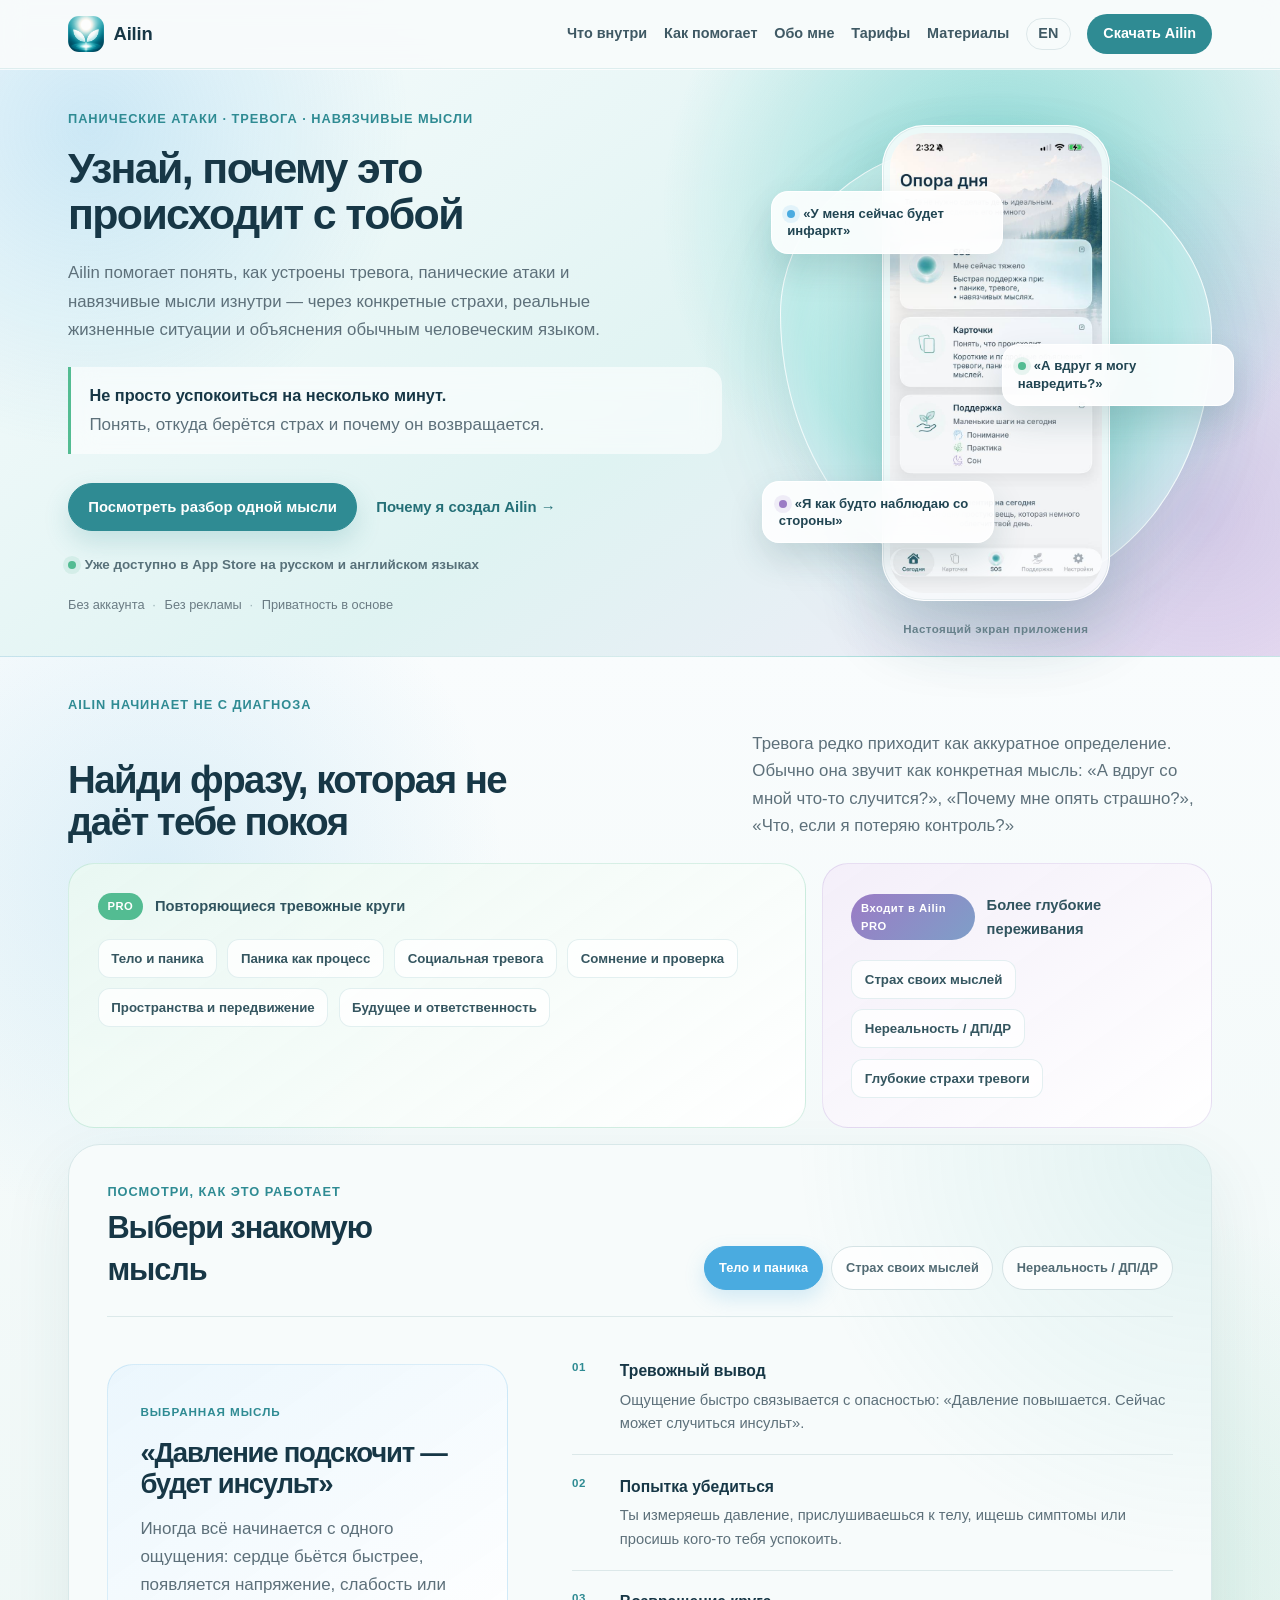
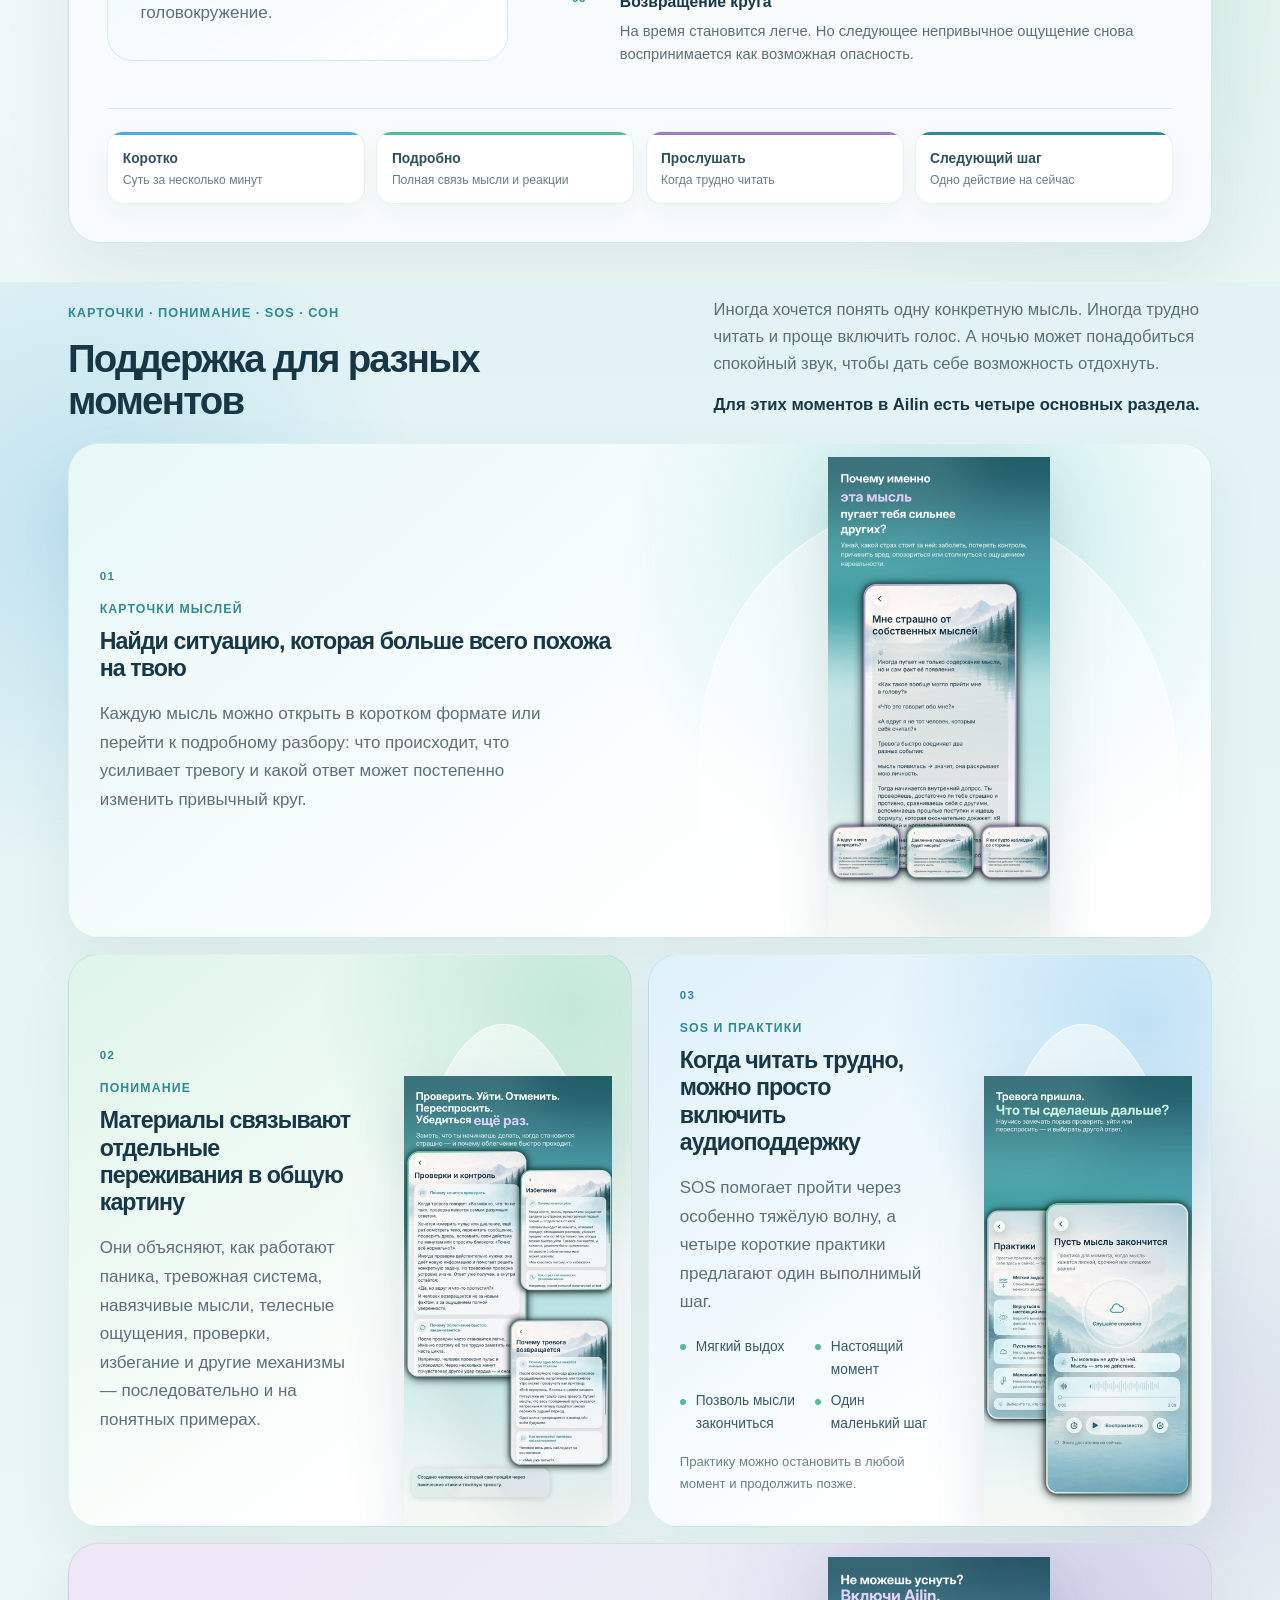
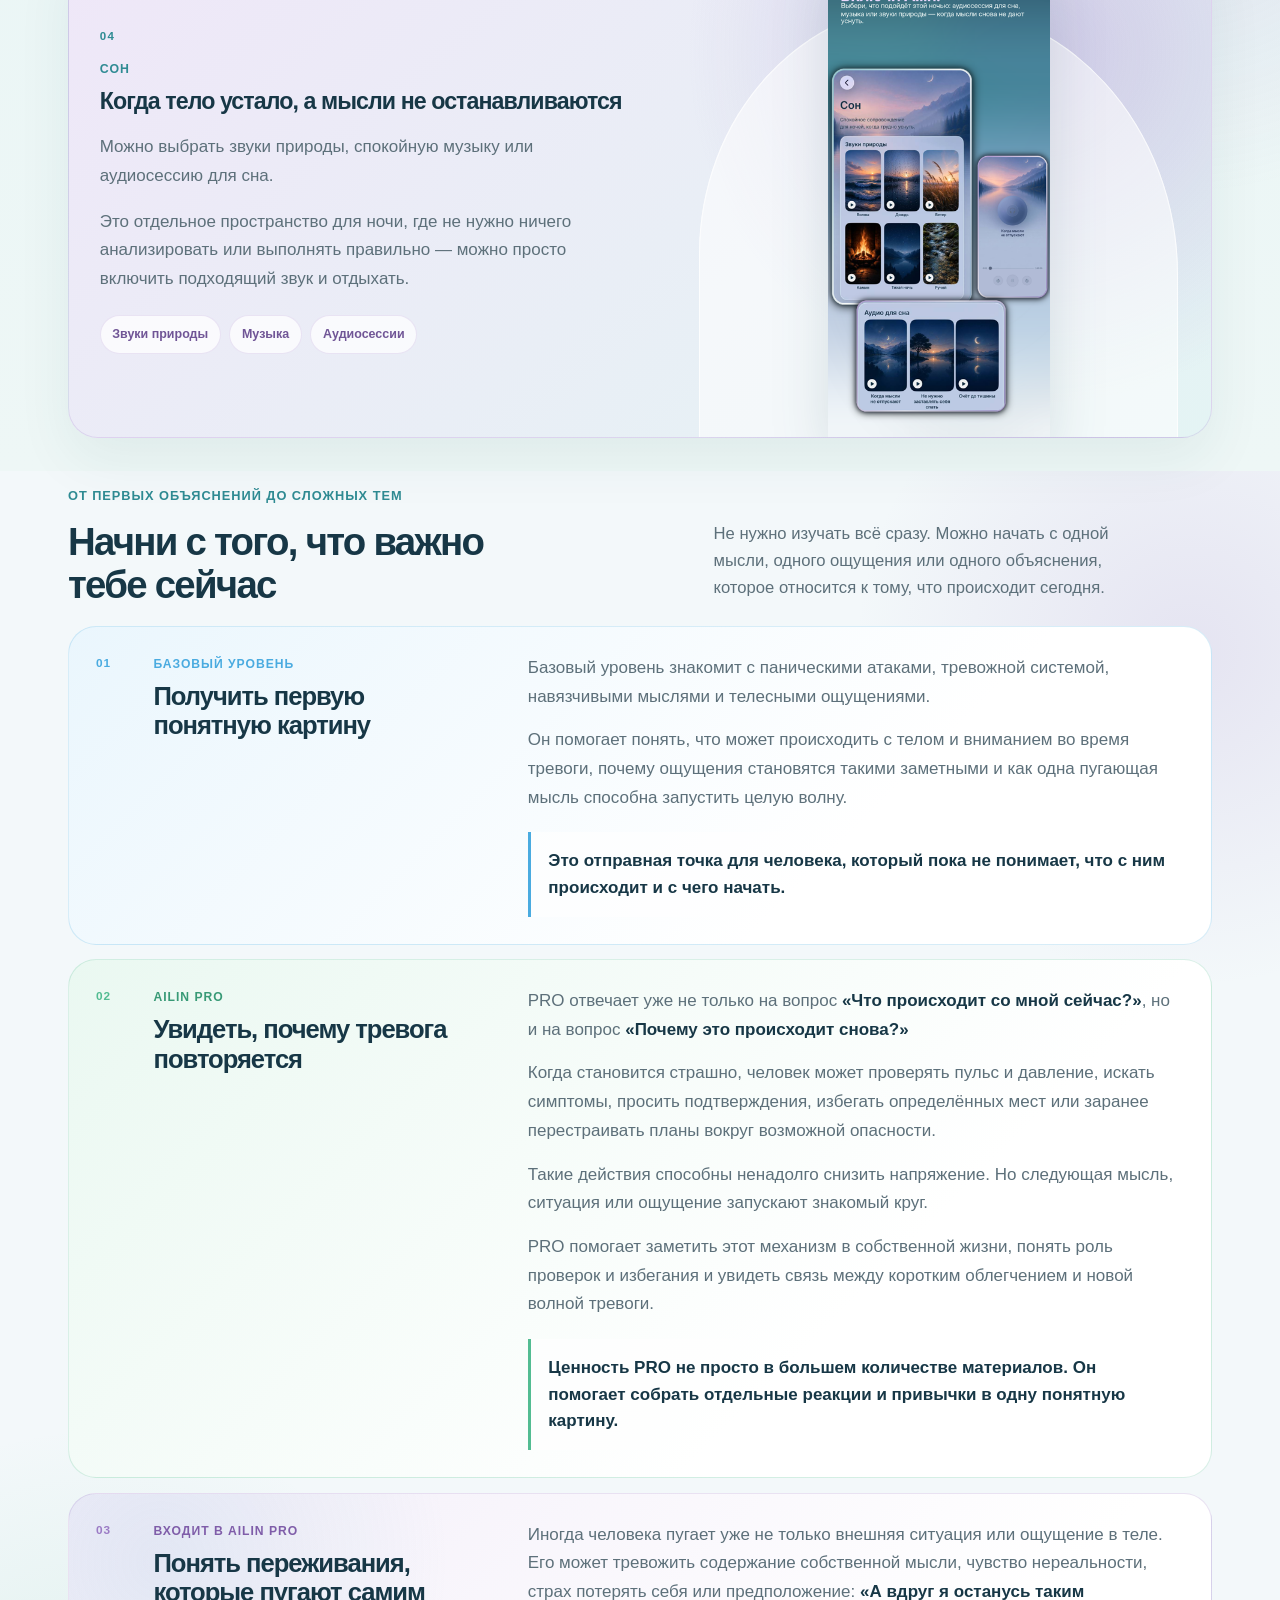
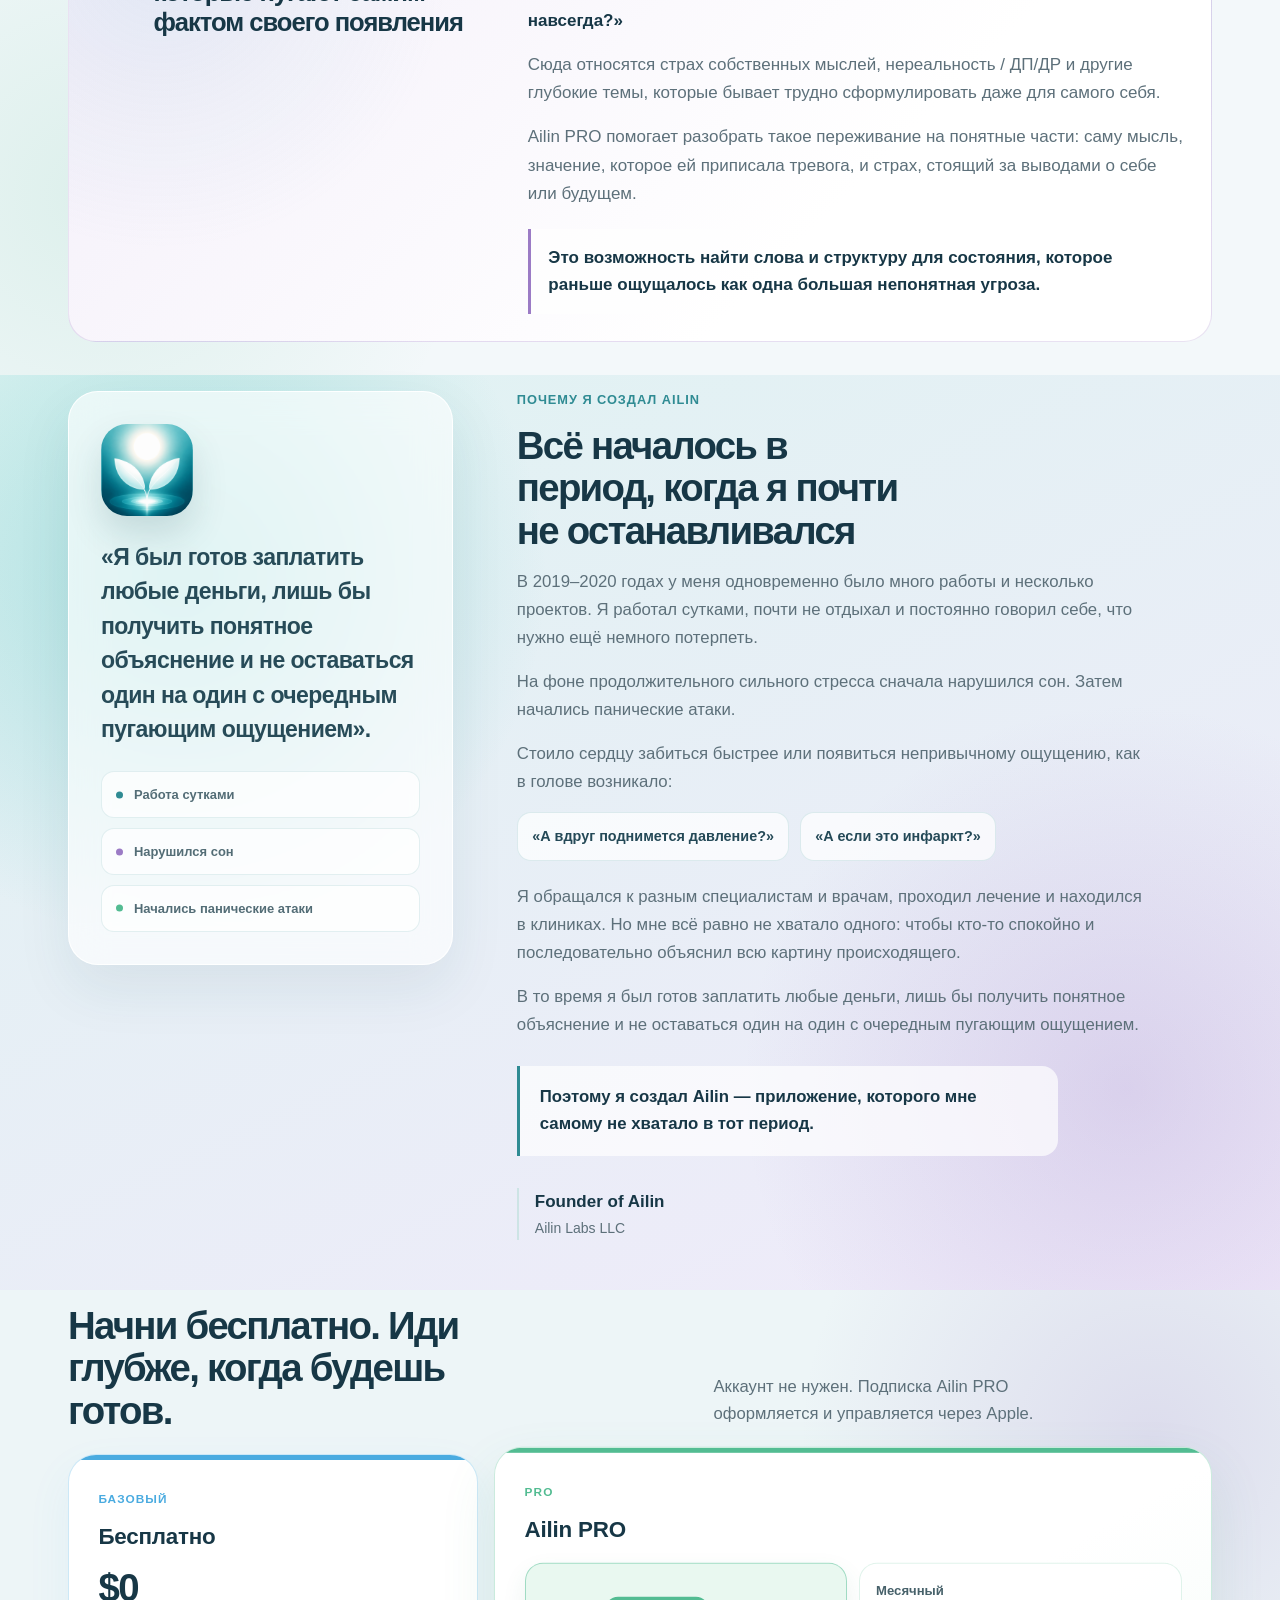
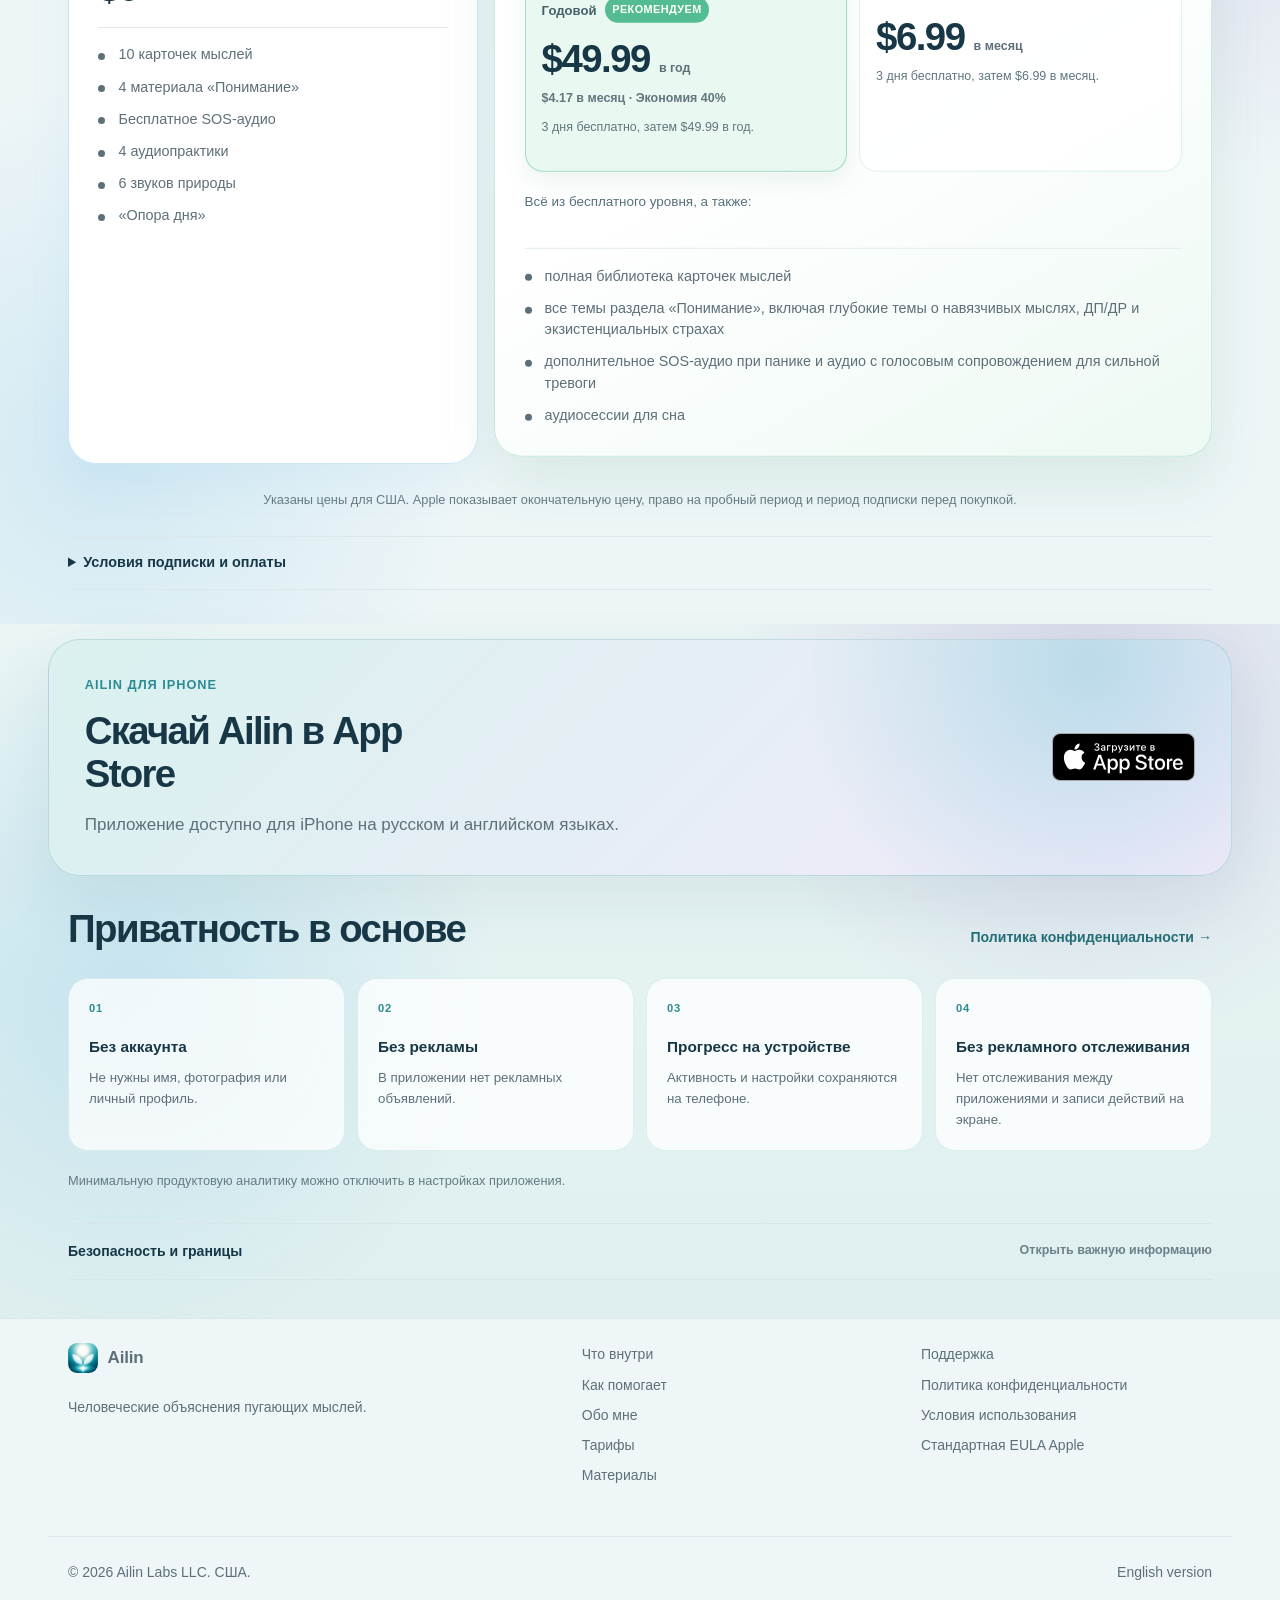
<file: ru/index.html>
<!doctype html>
<html lang="ru">
<head>
<meta charset="utf-8">
<meta name="viewport" content="width=device-width, initial-scale=1">
<title>Ailin — приложение при тревоге, панических атаках и навязчивых мыслях</title>
<meta name="description" content="Пойми, как устроены панические атаки, постоянная тревога, навязчивые мысли и ДП/ДР. Карточки мыслей, понятные объяснения, SOS-практики и аудио для сна.">
<link rel="canonical" href="https://ailinlabs.com/ru/">
<link rel="alternate" hreflang="en" href="https://ailinlabs.com/">
<link rel="alternate" hreflang="ru" href="https://ailinlabs.com/ru/">
<link rel="alternate" hreflang="x-default" href="https://ailinlabs.com/">
<meta name="theme-color" content="#f4f8f9" media="(prefers-color-scheme: light)">
<meta name="theme-color" content="#1f2a36" media="(prefers-color-scheme: dark)">
<meta property="og:type" content="website">
<meta property="og:site_name" content="Ailin">
<meta property="og:title" content="Ailin — начни с мысли, которая пугает">
<meta property="og:description" content="Карточки реальных тревожных ситуаций, понятные объяснения, SOS-практики и аудио для сна — приватно и без сложного терапевтического языка.">
<meta property="og:url" content="https://ailinlabs.com/ru/">
<meta property="og:locale" content="ru_RU">
<meta property="og:locale:alternate" content="en_US">
<meta property="og:image" content="https://ailinlabs.com/assets/icon-512.png">
<meta name="twitter:card" content="summary">
<link rel="icon" href="../assets/icon-512.png?v=20260910-v3" type="image/png" sizes="512x512">
<link rel="apple-touch-icon" href="../assets/apple-touch-icon.png?v=20260910-v3">
<link rel="stylesheet" href="../assets/styles.css?v=20260909-v12">
<script type="application/ld+json">
{"@context":"https://schema.org","@type":"SoftwareApplication","name":"Ailin","applicationCategory":"LifestyleApplication","operatingSystem":"iOS 17.0 or later","description":"Приватное приложение для iPhone с карточками конкретных тревожных мыслей, понятными объяснениями, SOS-практиками и аудио для сна при панике, телесной тревоге, навязчивых мыслях, проверках, избегании и ощущении нереальности.","installUrl":"https://apps.apple.com/app/id6801867435","isAccessibleForFree":true,"inLanguage":["ru","en"],"publisher":{"@type":"Organization","name":"Ailin Labs LLC","url":"https://ailinlabs.com/"},"offers":[{"@type":"Offer","name":"Бесплатно","price":"0","priceCurrency":"USD","description":"Бесплатный доступ к выбранным материалам и функциям Ailin."},{"@type":"Offer","name":"Ailin PRO на год","price":"49.99","priceCurrency":"USD","description":"Рекомендуемая годовая подписка Ailin PRO с бесплатным пробным периодом 3 дня для новых пользователей, соответствующих условиям."},{"@type":"Offer","name":"Ailin PRO на месяц","price":"6.99","priceCurrency":"USD","description":"Ежемесячная подписка Ailin PRO с бесплатным пробным периодом 3 дня для новых пользователей, соответствующих условиям."}]}
</script>
</head>
<body class="landing-page landing-v3 landing-v5">
<a class="skip-link" href="#main">Перейти к содержанию</a>
<header class="site-header landing-header v3-header">
  <div class="wrap">
    <a class="brand" href="./" aria-label="Главная Ailin"><img class="brand-icon" src="../assets/icon-512.png" alt=""> <span>Ailin</span></a>
    <nav class="site-nav" aria-label="Основная навигация">
      <a href="#inside">Что внутри</a>
      <a href="#how">Как помогает</a>
      <a href="#founder">Обо мне</a>
      <a href="#plans">Тарифы</a>
      <a class="header-guide-link" href="/ru/guides/">Материалы</a>
      <a class="lang-switch" href="../" hreflang="en" lang="en">EN</a>
      <a class="v3-nav-cta" href="https://apps.apple.com/app/id6801867435" target="_blank" rel="noopener">Скачать Ailin</a>
    </nav>
  </div>
</header>

<main id="main">
  <section class="v3-hero v4-hero">
    <div class="wrap v3-hero-grid">
      <div class="v3-hero-copy">
        <p class="v3-kicker">Панические атаки · тревога · навязчивые мысли</p>
        <h1>Узнай, почему это происходит с тобой</h1>
        <p class="v3-lede">Ailin помогает понять, как устроены тревога, панические атаки и навязчивые мысли изнутри — через конкретные страхи, реальные жизненные ситуации и объяснения обычным человеческим языком.</p>
        <p class="v4-hero-promise"><strong>Не просто успокоиться на несколько минут.</strong><span>Понять, откуда берётся страх и почему он возвращается.</span></p>
        <div class="v3-actions">
          <a class="btn btn--primary" href="#thought-demo">Посмотреть разбор одной мысли</a>
          <a class="v3-text-link" href="#founder">Почему я создал Ailin <span aria-hidden="true">→</span></a>
        </div>
        <p class="v3-availability"><span aria-hidden="true"></span> Уже доступно в App Store на русском и английском языках</p>
        <ul class="v3-trust" aria-label="Особенности Ailin"><li>Без аккаунта</li><li>Без рекламы</li><li>Приватность в основе</li></ul>
      </div>
      <div class="v3-hero-product v4-hero-product" aria-label="Предварительный вид приложения Ailin">
        <span class="v4-aura" aria-hidden="true"></span>
        <figure class="v4-phone">
          <img src="../assets/screens/ru-home-real-v7.png" alt="Главный экран Ailin с разделами SOS, Карточки и Поддержка" width="590" height="1280" decoding="async">
          <figcaption>Настоящий экран приложения</figcaption>
        </figure>
        <span class="v4-thought-float v4-thought-float--one">«У меня сейчас будет инфаркт»</span>
        <span class="v4-thought-float v4-thought-float--two">«А вдруг я могу навредить?»</span>
        <span class="v4-thought-float v4-thought-float--three">«Я как будто наблюдаю со стороны»</span>
      </div>
    </div>
  </section>

  <section id="thought-demo" class="v3-thoughts v4-thoughts" aria-labelledby="thoughts-title">
    <div class="wrap">
      <div class="v4-thought-heading">
        <p class="v3-kicker">Ailin начинает не с диагноза</p>
        <h2 id="thoughts-title">Найди фразу, которая не даёт тебе покоя</h2>
        <p>Тревога редко приходит как аккуратное определение. Обычно она звучит как конкретная мысль: «А вдруг со мной что-то случится?», «Почему мне опять страшно?», «Что, если я потеряю контроль?»</p>
      </div>

      <div class="v4-group-board" aria-label="Группы мыслей в Ailin">
        <div class="v4-group-column v4-group-column--pro">
          <div class="v4-group-label"><span>PRO</span><strong>Повторяющиеся тревожные круги</strong></div>
          <div class="v4-group-chips">
            <span>Тело и паника</span><span>Паника как процесс</span><span>Социальная тревога</span><span>Сомнение и проверка</span><span>Пространства и передвижение</span><span>Будущее и ответственность</span>
          </div>
        </div>
        <div class="v4-group-column v4-group-column--plus">
          <div class="v4-group-label"><span>Входит в Ailin PRO</span><strong>Более глубокие переживания</strong></div>
          <div class="v4-group-chips">
            <span>Страх своих мыслей</span><span>Нереальность / ДП/ДР</span><span>Глубокие страхи тревоги</span>
          </div>
        </div>
      </div>

      <div class="v4-demo-shell">
        <div class="v4-demo-topline">
          <div><p class="v3-kicker">Посмотри, как это работает</p><h3>Выбери знакомую мысль</h3></div>
          <div class="v4-demo-tabs" role="tablist" aria-label="Примеры мыслей">
            <button id="tab-body" class="v4-demo-tab is-active" type="button" role="tab" aria-selected="true" aria-controls="panel-body" data-thought-tab="body">Тело и паника</button>
            <button id="tab-thought" class="v4-demo-tab" type="button" role="tab" aria-selected="false" aria-controls="panel-thought" data-thought-tab="thought" tabindex="-1">Страх своих мыслей</button>
            <button id="tab-dpdr" class="v4-demo-tab" type="button" role="tab" aria-selected="false" aria-controls="panel-dpdr" data-thought-tab="dpdr" tabindex="-1">Нереальность / ДП/ДР</button>
          </div>
        </div>

        <article id="panel-body" class="v4-demo-panel is-active" role="tabpanel" aria-labelledby="tab-body" data-thought-panel="body">
          <div class="v4-demo-question"><span>Выбранная мысль</span><h3>«Давление подскочит — будет инсульт»</h3><p>Иногда всё начинается с одного ощущения: сердце бьётся быстрее, появляется напряжение, слабость или головокружение.</p></div>
          <ol class="v4-demo-steps">
            <li><span>01</span><div><strong>Тревожный вывод</strong><p>Ощущение быстро связывается с опасностью: «Давление повышается. Сейчас может случиться инсульт».</p></div></li>
            <li><span>02</span><div><strong>Попытка убедиться</strong><p>Ты измеряешь давление, прислушиваешься к телу, ищешь симптомы или просишь кого-то тебя успокоить.</p></div></li>
            <li><span>03</span><div><strong>Возвращение круга</strong><p>На время становится легче. Но следующее непривычное ощущение снова воспринимается как возможная опасность.</p></div></li>
          </ol>
        </article>

        <article id="panel-thought" class="v4-demo-panel" role="tabpanel" aria-labelledby="tab-thought" data-thought-panel="thought" hidden>
          <div class="v4-demo-question"><span>Выбранная мысль</span><h3>«А вдруг я могу навредить?»</h3><p>Пугает не только содержание мысли, но и сам факт того, что она появилась.</p></div>
          <ol class="v4-demo-steps">
            <li><span>01</span><div><strong>Значение мысли</strong><p>Тревога подталкивает к выводу: «Если эта мысль появилась, значит она что-то говорит обо мне».</p></div></li>
            <li><span>02</span><div><strong>Внутренняя проверка</strong><p>Ты анализируешь свои чувства, вспоминаешь поступки и пытаешься получить полную уверенность в себе.</p></div></li>
            <li><span>03</span><div><strong>Новая важность</strong><p>Чем чаще мысль проверяется, тем заметнее и значительнее она начинает казаться.</p></div></li>
          </ol>
        </article>

        <article id="panel-dpdr" class="v4-demo-panel" role="tabpanel" aria-labelledby="tab-dpdr" data-thought-panel="dpdr" hidden>
          <div class="v4-demo-question"><span>Выбранная мысль</span><h3>«Я как будто наблюдаю со стороны»</h3><p>Непривычное ощущение отстранённости само начинает восприниматься как признак возможной опасности.</p></div>
          <ol class="v4-demo-steps">
            <li><span>01</span><div><strong>Непонятное ощущение</strong><p>Окружающее или собственное состояние ощущается непривычно, далёко или нереально.</p></div></li>
            <li><span>02</span><div><strong>Пугающий вывод</strong><p>Возникает вопрос: «Что со мной происходит? А вдруг я теряю себя или останусь таким?»</p></div></li>
            <li><span>03</span><div><strong>Наблюдение за собой</strong><p>Постоянная проверка ощущения удерживает на нём внимание и мешает ему уйти на второй план.</p></div></li>
          </ol>
        </article>

        <div class="v4-demo-formats" aria-label="Форматы поддержки в Ailin">
          <span><strong>Коротко</strong>Суть за несколько минут</span>
          <span><strong>Подробно</strong>Полная связь мысли и реакции</span>
          <span><strong>Прослушать</strong>Когда трудно читать</span>
          <span><strong>Следующий шаг</strong>Одно действие на сейчас</span>
        </div>
      </div>
    </div>
  </section>

  <section id="inside" class="v5-inside" aria-labelledby="inside-title">
    <div class="wrap v5-section-heading">
      <div><p class="v3-kicker">Карточки · Понимание · SOS · Сон</p><h2 id="inside-title">Поддержка для разных моментов</h2></div>
      <div class="v5-section-intro"><p>Иногда хочется понять одну конкретную мысль. Иногда трудно читать и проще включить голос. А ночью может понадобиться спокойный звук, чтобы дать себе возможность отдохнуть.</p><p>Для этих моментов в Ailin есть четыре основных раздела.</p></div>
    </div>

    <div class="wrap v5-feature-grid">
      <article class="v5-feature v5-feature--thoughts">
        <div class="v5-feature-copy"><span class="v5-feature-number">01</span><p class="v5-feature-label">Карточки мыслей</p><h3>Найди ситуацию, которая больше всего похожа на твою</h3><p>Каждую мысль можно открыть в коротком формате или перейти к подробному разбору: что происходит, что усиливает тревогу и какой ответ может постепенно изменить привычный круг.</p></div>
        <div class="v5-feature-visual"><img src="../assets/screens/ru-thought-detail.png" alt="Подробный разбор тревожной мысли в Ailin" width="370" height="800" loading="lazy"></div>
      </article>

      <article class="v5-feature v5-feature--understanding">
        <div class="v5-feature-copy"><span class="v5-feature-number">02</span><p class="v5-feature-label">Понимание</p><h3>Материалы связывают отдельные переживания в общую картину</h3><p>Они объясняют, как работают паника, тревожная система, навязчивые мысли, телесные ощущения, проверки, избегание и другие механизмы — последовательно и на понятных примерах.</p></div>
        <div class="v5-feature-visual"><img src="../assets/screens/ru-understanding.png" alt="Материалы Понимание о проверках, избегании и возвращении тревоги" width="370" height="800" loading="lazy"></div>
      </article>

      <article class="v5-feature v5-feature--sos">
        <div class="v5-feature-copy"><span class="v5-feature-number">03</span><p class="v5-feature-label">SOS и практики</p><h3>Когда читать трудно, можно просто включить аудиоподдержку</h3><p>SOS помогает пройти через особенно тяжёлую волну, а четыре короткие практики предлагают один выполнимый шаг.</p><ul><li>Мягкий выдох</li><li>Настоящий момент</li><li>Позволь мысли закончиться</li><li>Один маленький шаг</li></ul><p class="v5-feature-note">Практику можно остановить в любой момент и продолжить позже.</p></div>
        <div class="v5-feature-visual"><img src="../assets/screens/ru-sos.png" alt="SOS и аудиопрактика Ailin Позволь мысли закончиться" width="370" height="800" loading="lazy"></div>
      </article>

      <article class="v5-feature v5-feature--sleep">
        <div class="v5-feature-copy"><span class="v5-feature-number">04</span><p class="v5-feature-label">Сон</p><h3>Когда тело устало, а мысли не останавливаются</h3><p>Можно выбрать звуки природы, спокойную музыку или аудиосессию для сна.</p><p>Это отдельное пространство для ночи, где не нужно ничего анализировать или выполнять правильно — можно просто включить подходящий звук и отдыхать.</p><div class="v5-feature-tags"><span>Звуки природы</span><span>Музыка</span><span>Аудиосессии</span></div></div>
        <div class="v5-feature-visual"><img src="../assets/screens/ru-sleep.png" alt="Звуки природы, музыка и аудиосессии для сна в Ailin" width="370" height="800" loading="lazy"></div>
      </article>
    </div>
  </section>

  <section id="how" class="v5-depth" aria-labelledby="depth-title">
    <div class="wrap v5-section-heading v5-section-heading--depth">
      <div><p class="v3-kicker">От первых объяснений до сложных тем</p><h2 id="depth-title">Начни с того, что важно тебе сейчас</h2></div>
      <p>Не нужно изучать всё сразу. Можно начать с одной мысли, одного ощущения или одного объяснения, которое относится к тому, что происходит сегодня.</p>
    </div>

    <div class="wrap v5-depth-list">
      <article class="v5-depth-card v5-depth-card--basic">
        <header><span class="v5-depth-index">01</span><div><p>Базовый уровень</p><h3>Получить первую понятную картину</h3></div></header>
        <div class="v5-depth-body"><p>Базовый уровень знакомит с паническими атаками, тревожной системой, навязчивыми мыслями и телесными ощущениями.</p><p>Он помогает понять, что может происходить с телом и вниманием во время тревоги, почему ощущения становятся такими заметными и как одна пугающая мысль способна запустить целую волну.</p><strong>Это отправная точка для человека, который пока не понимает, что с ним происходит и с чего начать.</strong></div>
      </article>

      <article class="v5-depth-card v5-depth-card--pro">
        <header><span class="v5-depth-index">02</span><div><p>Ailin PRO</p><h3>Увидеть, почему тревога повторяется</h3></div></header>
        <div class="v5-depth-body"><p>PRO отвечает уже не только на вопрос <strong>«Что происходит со мной сейчас?»</strong>, но и на вопрос <strong>«Почему это происходит снова?»</strong></p><p>Когда становится страшно, человек может проверять пульс и давление, искать симптомы, просить подтверждения, избегать определённых мест или заранее перестраивать планы вокруг возможной опасности.</p><p>Такие действия способны ненадолго снизить напряжение. Но следующая мысль, ситуация или ощущение запускают знакомый круг.</p><p>PRO помогает заметить этот механизм в собственной жизни, понять роль проверок и избегания и увидеть связь между коротким облегчением и новой волной тревоги.</p><strong>Ценность PRO не просто в большем количестве материалов. Он помогает собрать отдельные реакции и привычки в одну понятную картину.</strong></div>
      </article>

      <article class="v5-depth-card v5-depth-card--plus">
        <header><span class="v5-depth-index">03</span><div><p>Входит в Ailin PRO</p><h3>Понять переживания, которые пугают самим фактом своего появления</h3></div></header>
        <div class="v5-depth-body"><p>Иногда человека пугает уже не только внешняя ситуация или ощущение в теле. Его может тревожить содержание собственной мысли, чувство нереальности, страх потерять себя или предположение: <strong>«А вдруг я останусь таким навсегда?»</strong></p><p>Сюда относятся страх собственных мыслей, нереальность / ДП/ДР и другие глубокие темы, которые бывает трудно сформулировать даже для самого себя.</p><p>Ailin PRO помогает разобрать такое переживание на понятные части: саму мысль, значение, которое ей приписала тревога, и страх, стоящий за выводами о себе или будущем.</p><strong>Это возможность найти слова и структуру для состояния, которое раньше ощущалось как одна большая непонятная угроза.</strong></div>
      </article>
    </div>
  </section>

  <section id="founder" class="v5-founder" aria-labelledby="founder-title">
    <div class="wrap v5-founder-grid">
      <aside class="v5-founder-aside">
        <img src="../assets/icon-512.png" alt="Иконка приложения Ailin" width="92" height="92">
        <blockquote>«Я был готов заплатить любые деньги, лишь бы получить понятное объяснение и не оставаться один на один с очередным пугающим ощущением».</blockquote>
        <div class="v5-founder-path" aria-label="Как началась история Ailin"><span>Работа сутками</span><span>Нарушился сон</span><span>Начались панические атаки</span></div>
      </aside>
      <div class="v5-founder-story">
        <p class="v3-kicker">Почему я создал Ailin</p>
        <h2 id="founder-title">Всё началось в период, когда я почти не останавливался</h2>
        <p>В 2019–2020 годах у меня одновременно было много работы и несколько проектов. Я работал сутками, почти не отдыхал и постоянно говорил себе, что нужно ещё немного потерпеть.</p>
        <p>На фоне продолжительного сильного стресса сначала нарушился сон. Затем начались панические атаки.</p>
        <p>Стоило сердцу забиться быстрее или появиться непривычному ощущению, как в голове возникало:</p>
        <p class="v5-founder-thoughts"><strong>«А вдруг поднимется давление?»</strong><strong>«А если это инфаркт?»</strong></p>
        <p>Я обращался к разным специалистам и врачам, проходил лечение и находился в клиниках. Но мне всё равно не хватало одного: чтобы кто-то спокойно и последовательно объяснил всю картину происходящего.</p>
        <p>В то время я был готов заплатить любые деньги, лишь бы получить понятное объяснение и не оставаться один на один с очередным пугающим ощущением.</p>
        <p class="v5-founder-reason">Поэтому я создал Ailin — приложение, которого мне самому не хватало в тот период.</p>
        <p class="founder-signoff"><strong>Founder of Ailin</strong><span>Ailin Labs LLC</span></p>
      </div>
    </div>
  </section>

  <section id="plans" class="v5-plans" aria-labelledby="plans-title">
    <div class="wrap v5-section-heading v5-section-heading--plans">
      <div><h2 id="plans-title">Начни бесплатно. Иди глубже, когда будешь готов.</h2></div>
      <p>Аккаунт не нужен. Подписка Ailin PRO оформляется и управляется через Apple.</p>
    </div>

    <div class="wrap v5-plan-grid">
      <article class="v5-plan v5-plan--basic">
        <header><span>Базовый</span><h3>Бесплатно</h3><p class="v5-price">$0</p></header>
        <ul><li>10 карточек мыслей</li><li>4 материала «Понимание»</li><li>Бесплатное SOS-аудио</li><li>4 аудиопрактики</li><li>6 звуков природы</li><li>«Опора дня»</li></ul>
      </article>
      <article class="v5-plan v5-plan--pro">
        <header><span>PRO</span><h3>Ailin PRO</h3></header>
        <div class="v5-billing-options"><section class="v5-billing-option v5-billing-option--recommended"><p class="v5-billing-label">Годовой <strong>Рекомендуем</strong></p><p class="v5-price">$49.99 <small>в год</small></p><p class="v5-trial"><strong>$4.17 в месяц · Экономия 40%</strong></p><p class="v5-trial">3 дня бесплатно, затем $49.99 в год.</p></section><section class="v5-billing-option"><p class="v5-billing-label">Месячный</p><p class="v5-price">$6.99 <small>в месяц</small></p><p class="v5-trial">3 дня бесплатно, затем $6.99 в месяц.</p></section></div>
        <p class="v5-plan-includes">Всё из бесплатного уровня, а также:</p>
        <ul><li>полная библиотека карточек мыслей</li><li>все темы раздела «Понимание», включая глубокие темы о навязчивых мыслях, ДП/ДР и экзистенциальных страхах</li><li>дополнительное SOS-аудио при панике и аудио с голосовым сопровождением для сильной тревоги</li><li>аудиосессии для сна</li></ul>
      </article>
    </div>
    <div class="wrap"><p class="v5-price-note">Указаны цены для США. Apple показывает окончательную цену, право на пробный период и период подписки перед покупкой.</p><details class="v3-details"><summary>Условия подписки и оплаты</summary><p>Ailin PRO — необязательная автоматически возобновляемая подписка с ежемесячной или годовой оплатой. Применяются цена и период, показанные Apple при покупке. Они могут отличаться в зависимости от региона, валюты и налогов.</p><p>Оплата списывается с учётной записи Apple при подтверждении. Подписка продлевается автоматически, если не отменить её в настройках учётной записи Apple до даты продления. Удаление приложения не отменяет подписку. Подходящие покупки можно восстановить в приложении.</p><p><a href="https://support.apple.com/118428" rel="noopener">Управление подпиской</a> · <a href="https://reportaproblem.apple.com/" rel="noopener">Запрос возврата у Apple</a> · <a href="terms.html">Условия использования</a></p></details></div>
  </section>

  <section id="download" class="v5-release" aria-labelledby="release-title">
    <div class="wrap v5-release-panel">
      <div><p class="v3-kicker">Ailin для iPhone</p><h2 id="release-title">Скачай Ailin в App Store</h2><p>Приложение доступно для iPhone на русском и английском языках.</p></div>
      <a class="v5-app-store-link" href="https://apps.apple.com/app/id6801867435" target="_blank" rel="noopener" aria-label="Скачать Ailin в App Store"><img src="../assets/download-on-app-store-ru.svg" alt="Загрузите в App Store" width="120" height="40"></a>
    </div>

    <div class="wrap v5-privacy-head"><div><h3>Приватность в основе</h3></div><a href="privacy.html">Политика конфиденциальности <span aria-hidden="true">→</span></a></div>
    <div class="wrap v5-privacy-grid">
      <article><span aria-hidden="true">01</span><strong>Без аккаунта</strong><p>Не нужны имя, фотография или личный профиль.</p></article>
      <article><span aria-hidden="true">02</span><strong>Без рекламы</strong><p>В приложении нет рекламных объявлений.</p></article>
      <article><span aria-hidden="true">03</span><strong>Прогресс на устройстве</strong><p>Активность и настройки сохраняются на телефоне.</p></article>
      <article><span aria-hidden="true">04</span><strong>Без рекламного отслеживания</strong><p>Нет отслеживания между приложениями и записи действий на экране.</p></article>
    </div>
    <div class="wrap"><p class="v5-analytics-note">Минимальную продуктовую аналитику можно отключить в настройках приложения.</p><details class="v5-safety"><summary>Безопасность и границы <span>Открыть важную информацию</span></summary><div><p>Ailin предназначен для самостоятельного использования, образовательной информации и общей поддержки благополучия пользователей от 16 лет.</p><p>Приложение не является медицинской помощью, психотерапией, диагностикой, медицинским изделием или экстренной службой и не определяет причину симптомов.</p><p>При новых, тяжёлых, необычных или быстро ухудшающихся симптомах необходимо обратиться за медицинской помощью.</p><p>Если тебе или другому человеку может угрожать непосредственная опасность, обратись в местную экстренную службу или к проверенному кризисному ресурсу. <a href="support.html">Поддержка и информация о безопасности</a>.</p></div></details></div>
  </section>
</main>

<footer class="site-footer landing-footer v3-footer">
  <div class="wrap footer-grid"><div><a class="brand" href="./"><img class="brand-icon" src="../assets/icon-512.png" alt=""> Ailin</a><p>Человеческие объяснения пугающих мыслей.</p></div><nav aria-label="Разделы сайта"><a href="#inside">Что внутри</a><a href="#how">Как помогает</a><a href="#founder">Обо мне</a><a href="#plans">Тарифы</a><a href="guides/">Материалы</a></nav><nav aria-label="Юридическая информация и поддержка"><a href="support.html">Поддержка</a><a href="privacy.html">Политика конфиденциальности</a><a href="terms.html">Условия использования</a><a href="https://www.apple.com/legal/internet-services/itunes/dev/stdeula/" rel="noopener">Стандартная EULA Apple</a></nav></div>
  <div class="wrap footer-bottom"><p>&copy; 2026 Ailin Labs LLC. США.</p><a href="../" hreflang="en" lang="en">English version</a></div>
</footer>
<script>
(() => {
  const tabs = Array.from(document.querySelectorAll('[data-thought-tab]'));
  const panels = Array.from(document.querySelectorAll('[data-thought-panel]'));
  if (!tabs.length || !panels.length) return;

  const activate = (nextTab) => {
    const key = nextTab.dataset.thoughtTab;
    tabs.forEach((tab) => {
      const active = tab === nextTab;
      tab.classList.toggle('is-active', active);
      tab.setAttribute('aria-selected', String(active));
      tab.tabIndex = active ? 0 : -1;
    });
    panels.forEach((panel) => {
      const active = panel.dataset.thoughtPanel === key;
      panel.classList.toggle('is-active', active);
      panel.hidden = !active;
    });
  };

  tabs.forEach((tab, index) => {
    tab.addEventListener('click', () => activate(tab));
    tab.addEventListener('keydown', (event) => {
      if (!['ArrowLeft', 'ArrowRight', 'Home', 'End'].includes(event.key)) return;
      event.preventDefault();
      let nextIndex = index;
      if (event.key === 'ArrowRight') nextIndex = (index + 1) % tabs.length;
      if (event.key === 'ArrowLeft') nextIndex = (index - 1 + tabs.length) % tabs.length;
      if (event.key === 'Home') nextIndex = 0;
      if (event.key === 'End') nextIndex = tabs.length - 1;
      activate(tabs[nextIndex]);
      tabs[nextIndex].focus();
    });
  });
})();
</script>
</body>
</html>
</file>
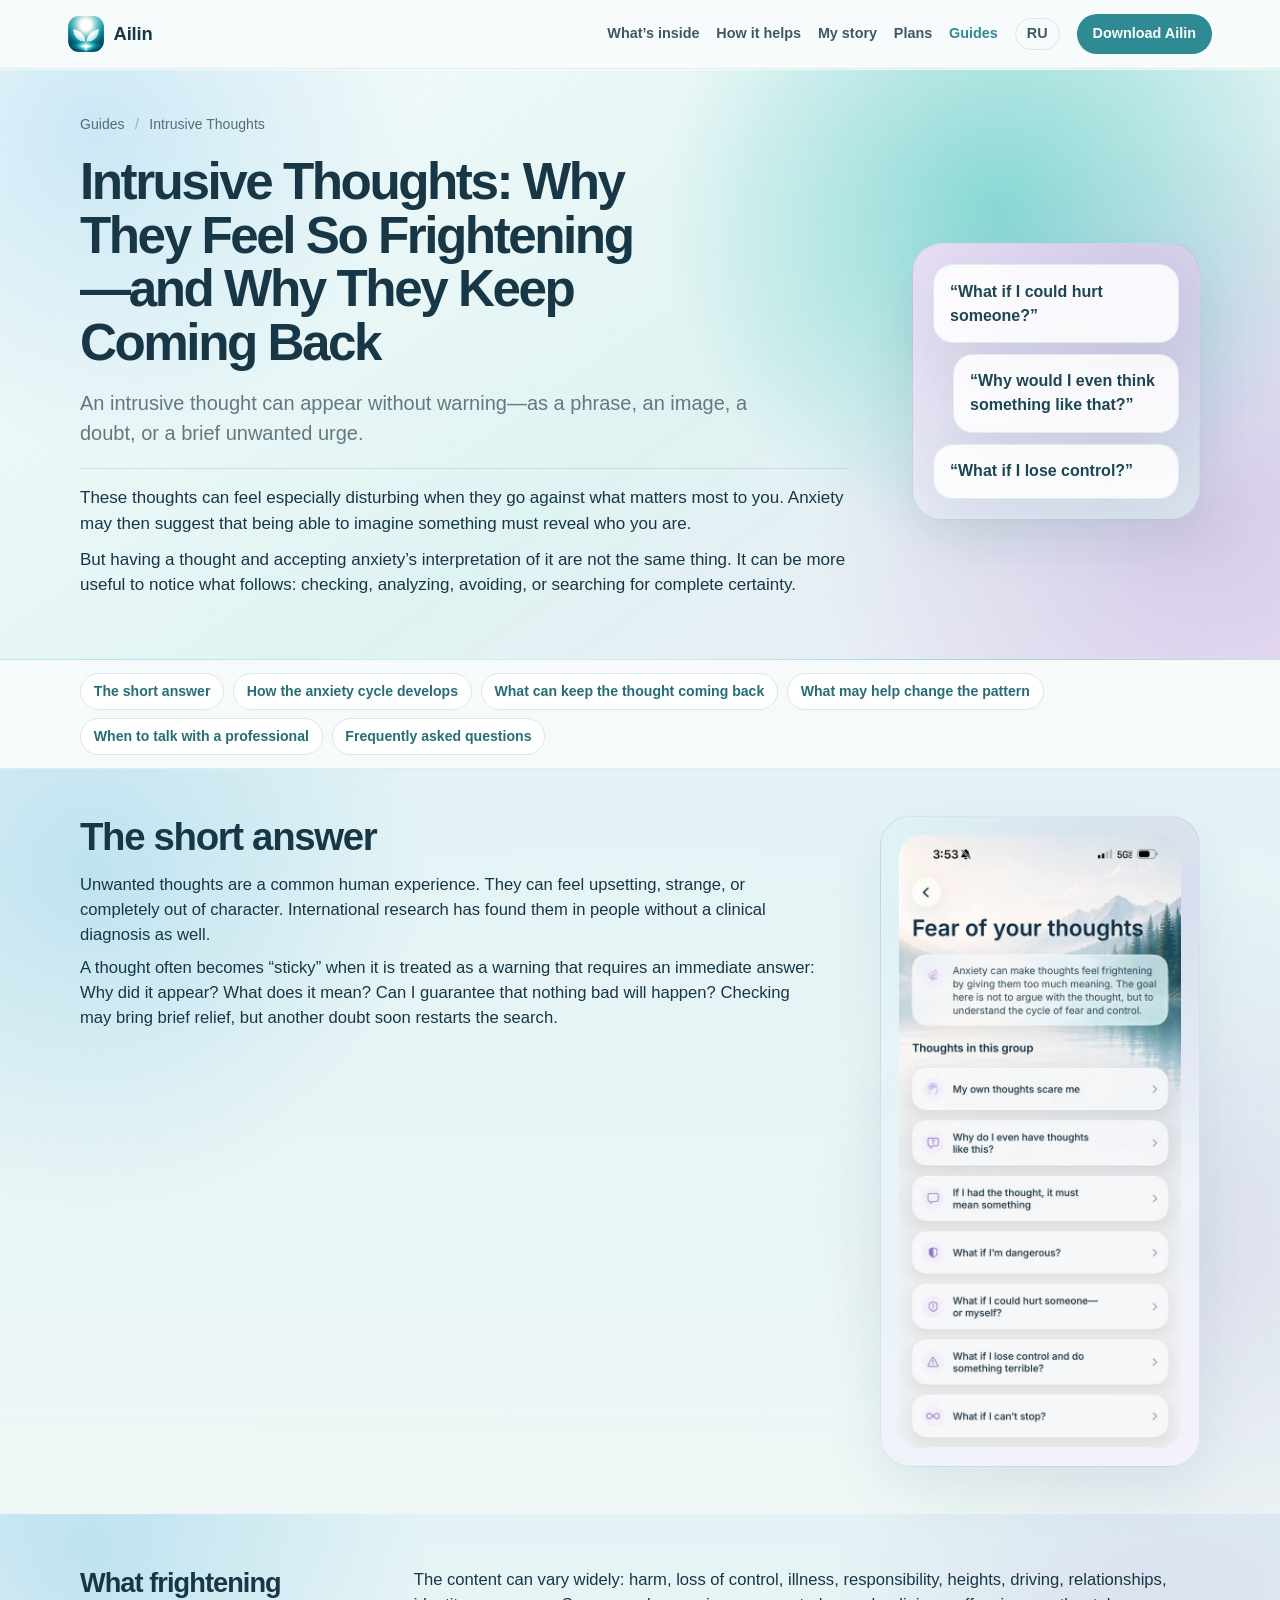
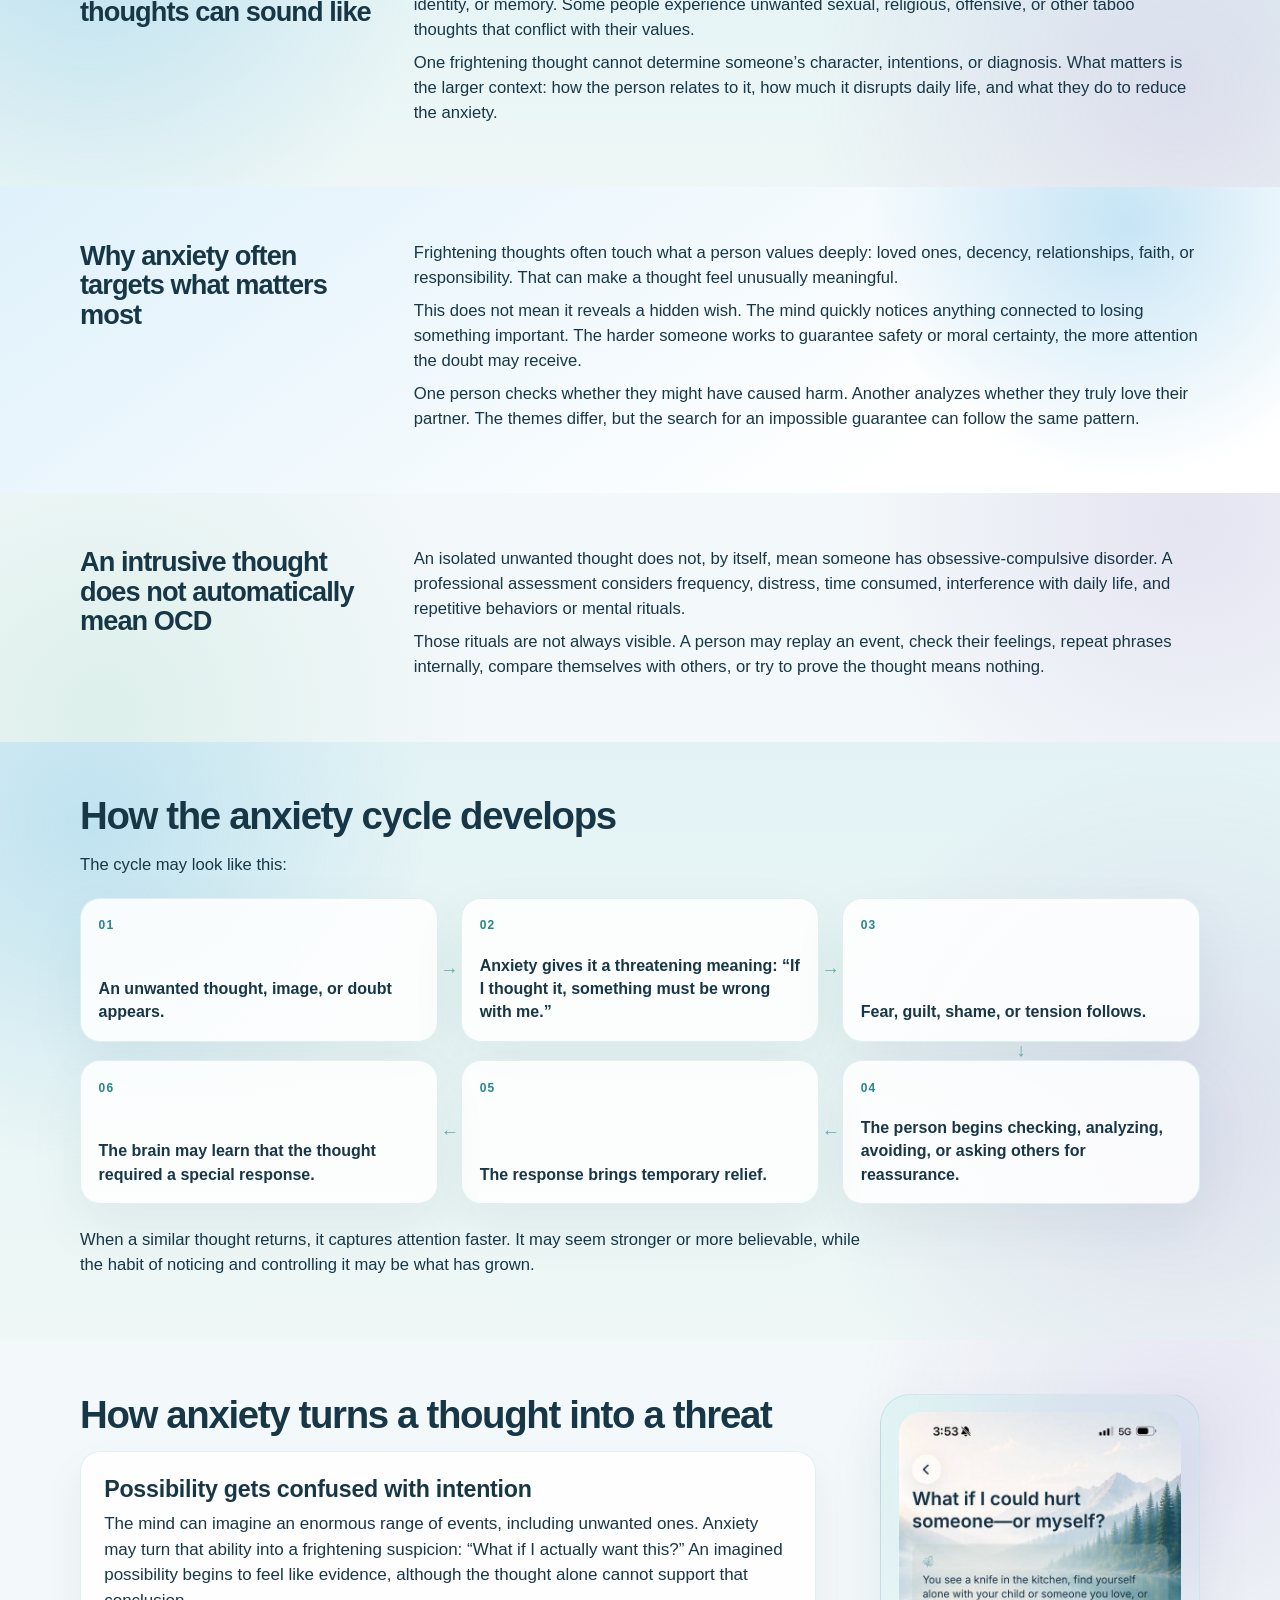
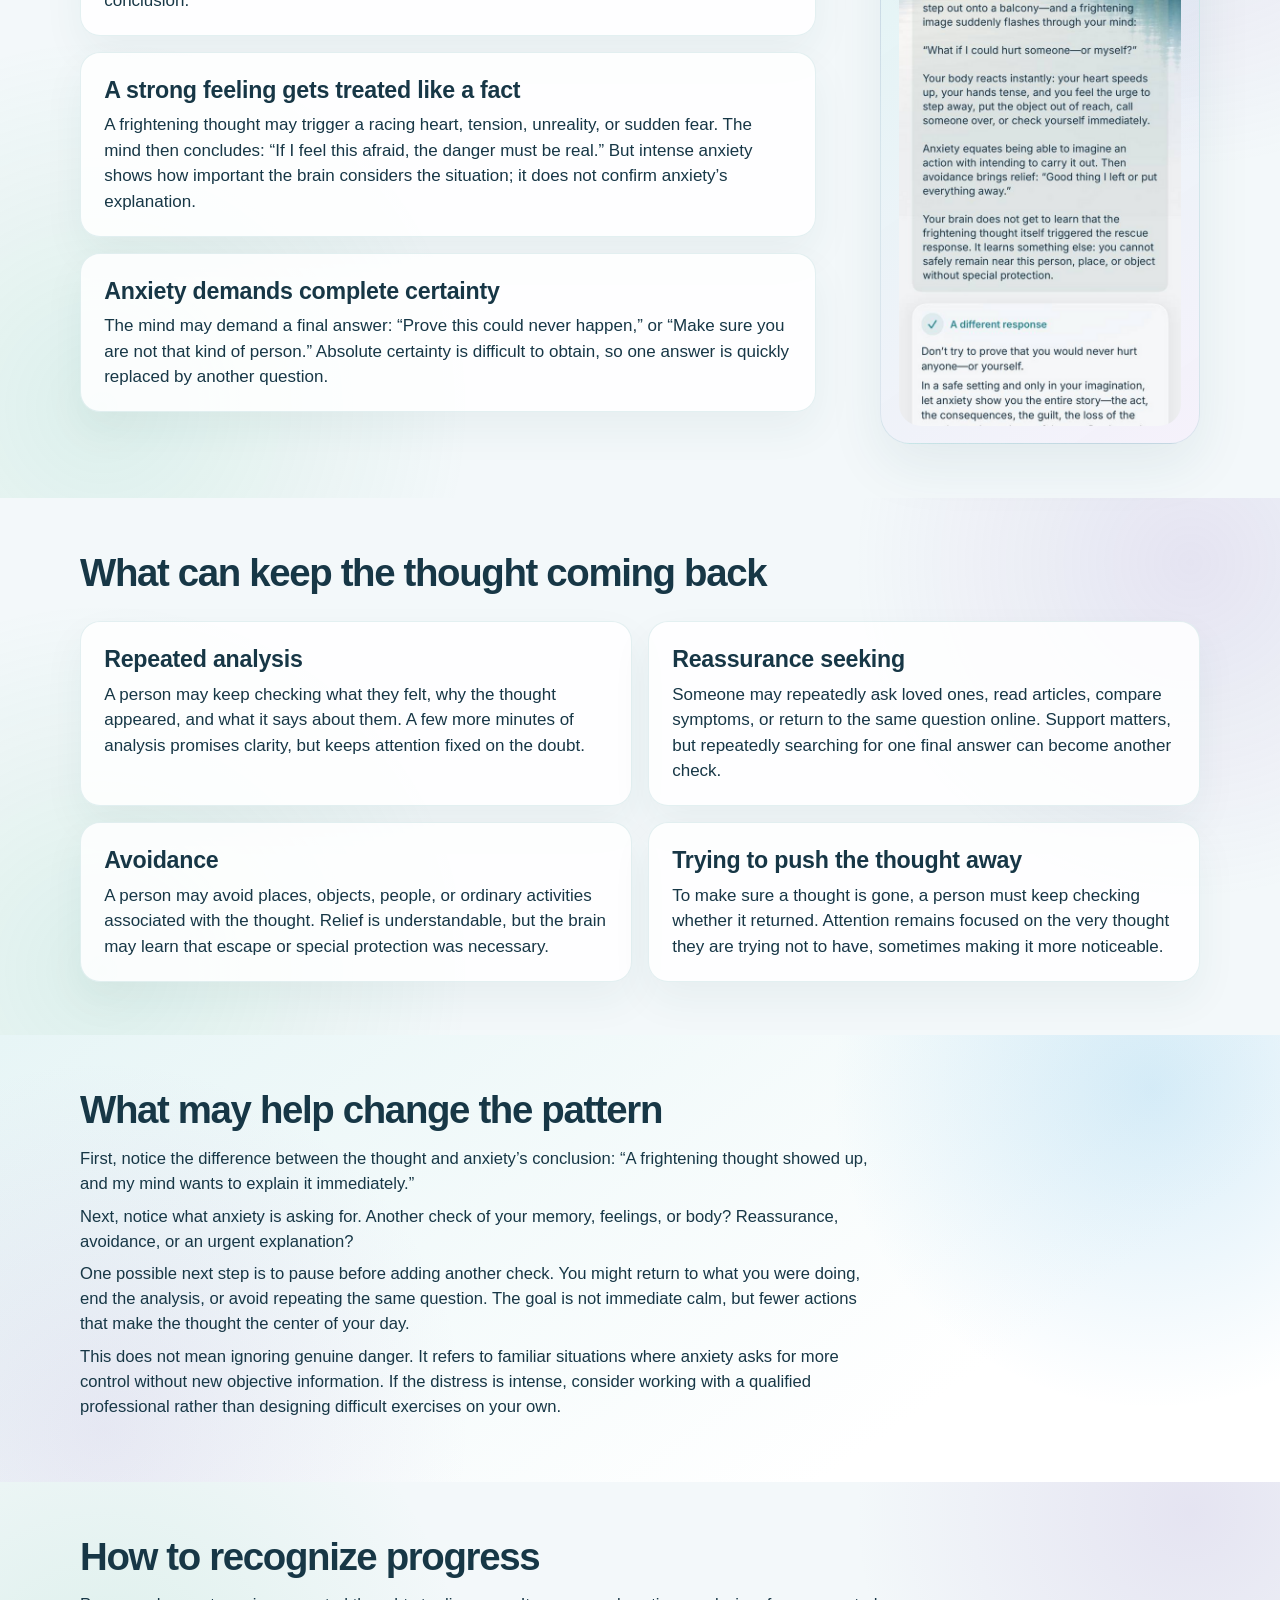
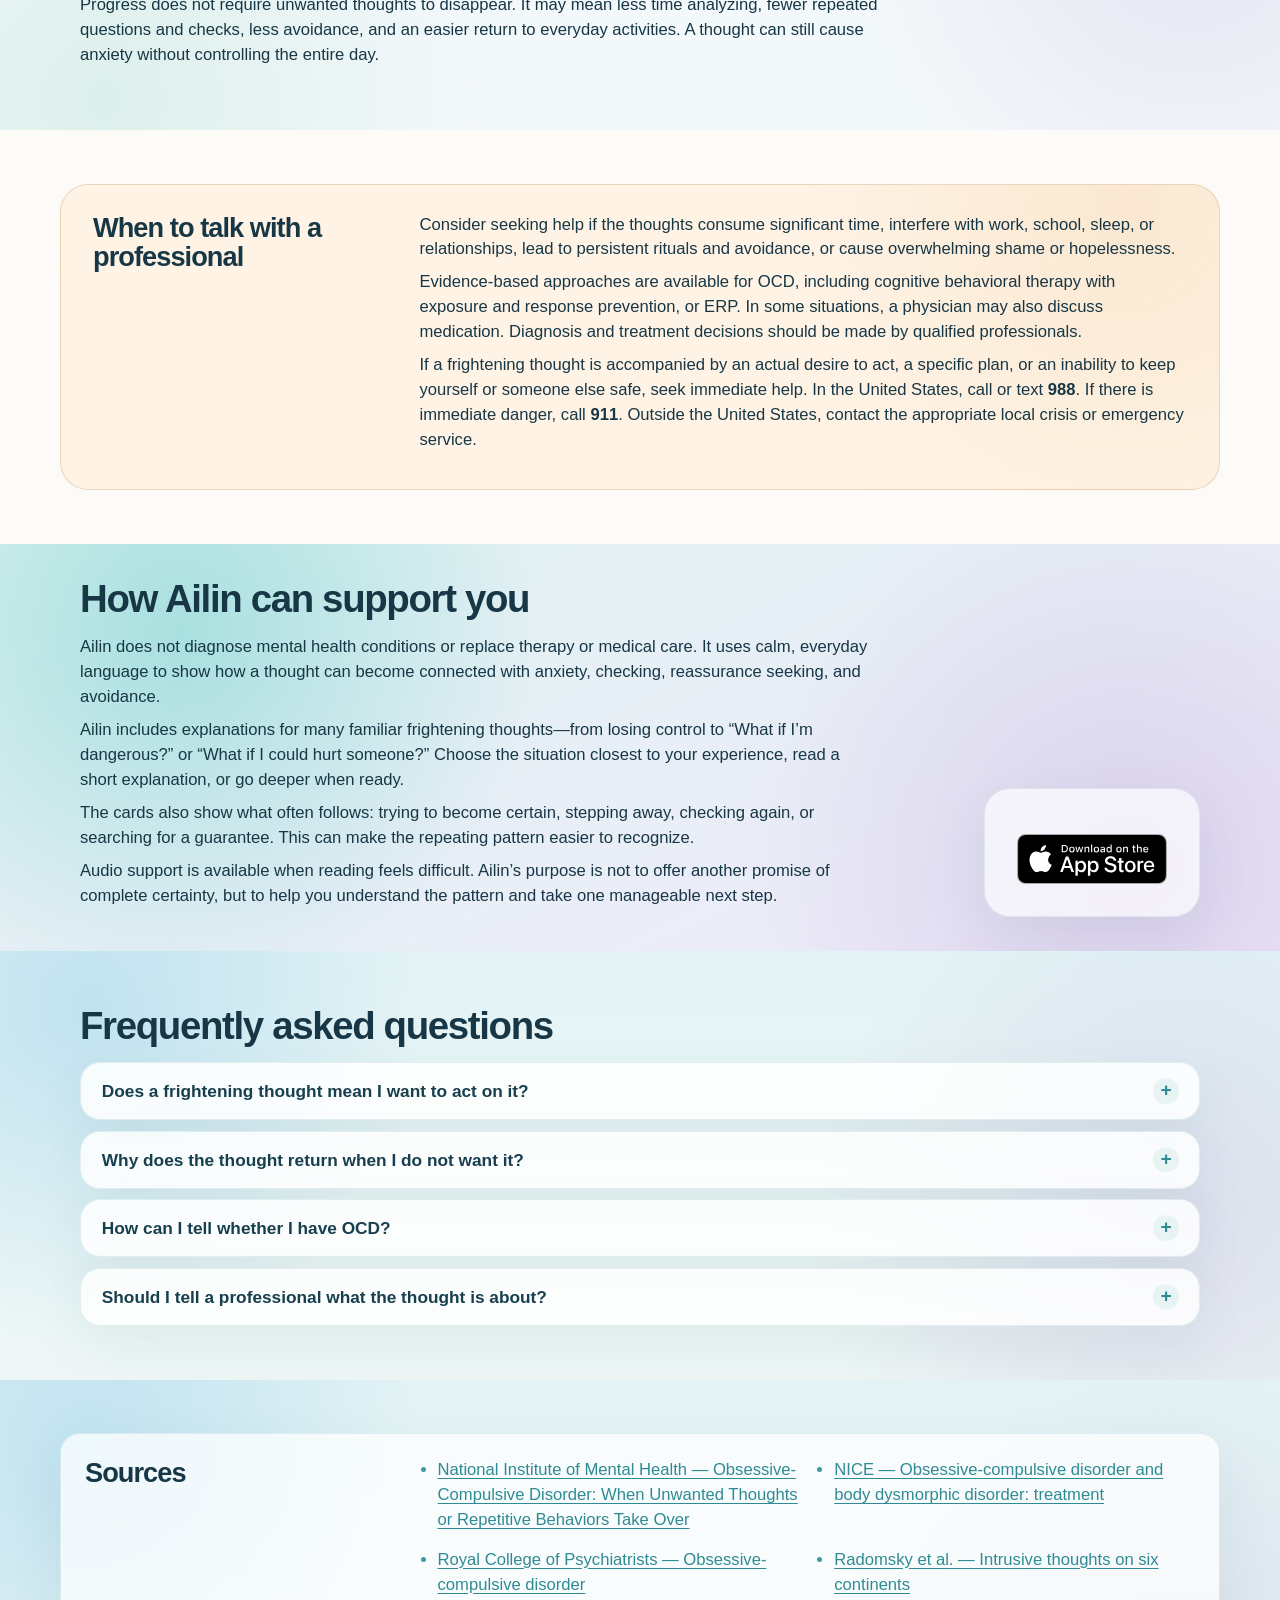
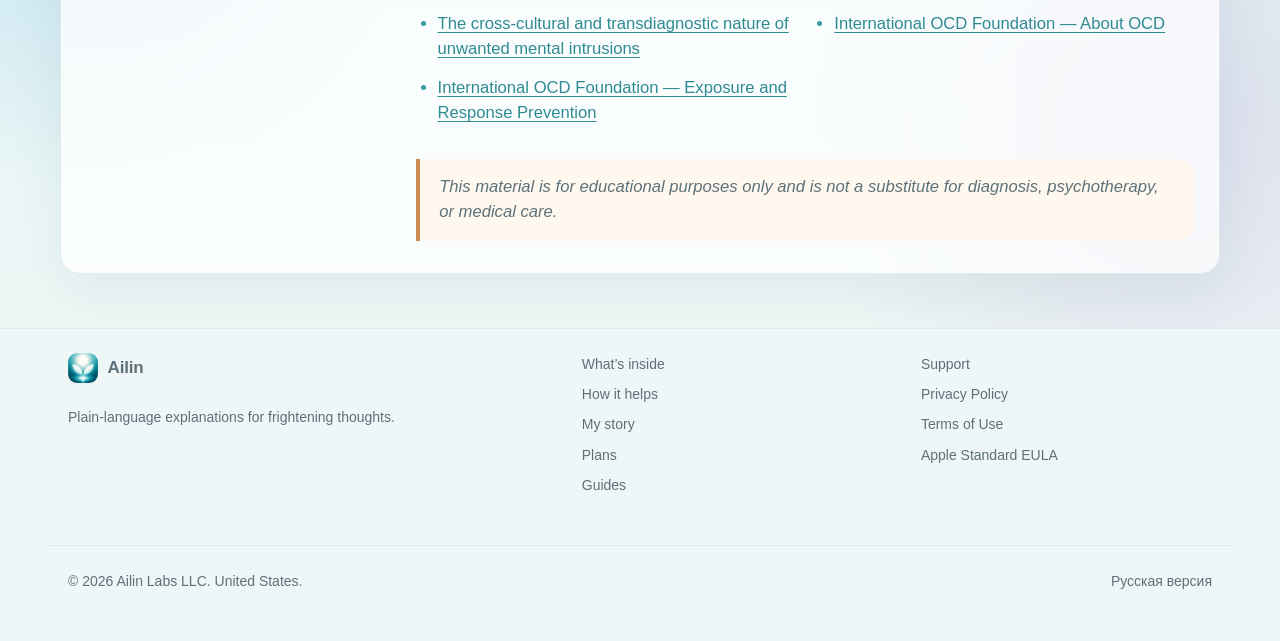
<file: guides/intrusive-thoughts/index.html>
<!doctype html>
<html lang="en-US">
<head>
<meta charset="utf-8">
<meta name="viewport" content="width=device-width, initial-scale=1">
<title>Intrusive Thoughts: Why They Feel Real and Return | Ailin</title>
<meta name="description" content="Learn why intrusive thoughts feel frightening, how checking, reassurance, and avoidance can keep the cycle going, and what may help change the pattern.">
<link rel="canonical" href="https://ailinlabs.com/guides/intrusive-thoughts/">
<link rel="alternate" hreflang="en" href="https://ailinlabs.com/guides/intrusive-thoughts/">
<link rel="alternate" hreflang="ru" href="https://ailinlabs.com/ru/guides/intrusive-thoughts/">
<link rel="alternate" hreflang="x-default" href="https://ailinlabs.com/guides/intrusive-thoughts/">
<meta name="theme-color" content="#f4f8f9">
<meta property="og:type" content="article">
<meta property="og:site_name" content="Ailin">
<meta property="og:title" content="Intrusive Thoughts: Why They Feel Real and Return | Ailin">
<meta property="og:description" content="Learn why intrusive thoughts feel frightening, how checking, reassurance, and avoidance can keep the cycle going, and what may help change the pattern.">
<meta property="og:url" content="https://ailinlabs.com/guides/intrusive-thoughts/">
<meta property="og:locale" content="en_US">
<meta property="og:locale:alternate" content="ru_RU">
<meta property="og:image" content="https://ailinlabs.com/assets/screens/en-fear-of-thoughts-current.png">
<meta property="article:published_time" content="2026-09-29">
<meta property="article:modified_time" content="2026-09-29">
<meta name="twitter:card" content="summary">
<meta name="twitter:title" content="Intrusive Thoughts: Why They Feel Real and Return | Ailin">
<meta name="twitter:description" content="Learn why intrusive thoughts feel frightening, how checking, reassurance, and avoidance can keep the cycle going, and what may help change the pattern.">
<meta name="twitter:image" content="https://ailinlabs.com/assets/screens/en-fear-of-thoughts-current.png">
<link rel="icon" href="../../assets/icon-512.png?v=20260910-v3" type="image/png" sizes="512x512">
<link rel="apple-touch-icon" href="../../assets/apple-touch-icon.png?v=20260910-v3">
<link rel="stylesheet" href="../../assets/styles.css?v=20260929-intrusive2">
<script type="application/ld+json">
{"@context":"https://schema.org","@type":"Article","headline":"Intrusive Thoughts: Why They Feel So Frightening—and Why They Keep Coming Back","description":"Learn why intrusive thoughts feel frightening, how checking, reassurance, and avoidance can keep the cycle going, and what may help change the pattern.","inLanguage":"en-US","datePublished":"2026-09-29","dateModified":"2026-09-29","mainEntityOfPage":{"@type":"WebPage","@id":"https://ailinlabs.com/guides/intrusive-thoughts/"},"image":"https://ailinlabs.com/assets/screens/en-fear-of-thoughts-current.png","publisher":{"@type":"Organization","name":"Ailin Labs LLC","url":"https://ailinlabs.com/","logo":{"@type":"ImageObject","url":"https://ailinlabs.com/assets/icon-512.png"}}}
</script>
<script type="application/ld+json">
{"@context":"https://schema.org","@type":"BreadcrumbList","itemListElement":[{"@type":"ListItem","position":1,"name":"Guides","item":"https://ailinlabs.com/guides/"},{"@type":"ListItem","position":2,"name":"Intrusive Thoughts","item":"https://ailinlabs.com/guides/intrusive-thoughts/"}]}
</script>
</head>
<body class="guide-page guide-article-page intrusive-thoughts-page">
<a class="skip-link" href="#main">Skip to content</a>
<header class="site-header landing-header v3-header guide-header">
  <div class="wrap">
    <a class="brand" href="../../" aria-label="Ailin home"><img class="brand-icon" src="../../assets/icon-512.png" alt=""> <span>Ailin</span></a>
    <nav class="site-nav" aria-label="Primary navigation">
      <a href="../../#inside">What’s inside</a>
      <a href="../../#how">How it helps</a>
      <a href="../../#founder">My story</a>
      <a href="../../#plans">Plans</a>
      <a href="../" aria-current="page">Guides</a>
      <a class="lang-switch" href="../../ru/guides/intrusive-thoughts/" hreflang="ru" lang="ru">RU</a>
      <a class="v3-nav-cta" href="https://apps.apple.com/app/id6801867435" target="_blank" rel="noopener">Download Ailin</a>
    </nav>
  </div>
</header>

<main id="main">
  <article>
    <header class="guide-article-hero">
      <div class="wrap">
        <nav class="guide-breadcrumbs" aria-label="Breadcrumb"><ol><li><a href="../">Guides</a></li><li aria-current="page">Intrusive Thoughts</li></ol></nav>
        <div class="guide-hero-grid">
          <div>
            <h1>Intrusive Thoughts: Why They Feel So Frightening—and Why They Keep Coming Back</h1>
            <p class="guide-lede">An intrusive thought can appear without warning—as a phrase, an image, a doubt, or a brief unwanted urge.</p>
          </div>
          <div class="guide-thoughts" aria-label="Examples of frightening thoughts">
            <p>“What if I could hurt someone?”</p>
            <p>“Why would I even think something like that?”</p>
            <p>“What if I lose control?”</p>
          </div>
          <div class="guide-hero-close">
            <p>These thoughts can feel especially disturbing when they go against what matters most to you. Anxiety may then suggest that being able to imagine something must reveal who you are.</p>
            <p>But having a thought and accepting anxiety’s interpretation of it are not the same thing. It can be more useful to notice what follows: checking, analyzing, avoiding, or searching for complete certainty.</p>
          </div>
        </div>
      </div>
    </header>

    <nav class="guide-article-nav" aria-label="On this page">
      <div class="wrap">
        <a href="#short-answer">The short answer</a>
        <a href="#anxiety-cycle">How the anxiety cycle develops</a>
        <a href="#keeps-coming-back">What can keep the thought coming back</a>
        <a href="#change-pattern">What may help change the pattern</a>
        <a href="#professional-help">When to talk with a professional</a>
        <a href="#faq-title">Frequently asked questions</a>
      </div>
    </nav>

    <section class="guide-section guide-section--answer intrusive-media-section" aria-labelledby="short-answer">
      <div class="wrap intrusive-media-grid">
        <div class="guide-prose">
          <h2 id="short-answer">The short answer</h2>
          <p>Unwanted thoughts are a common human experience. They can feel upsetting, strange, or completely out of character. International research has found them in people without a clinical diagnosis as well.</p>
          <p>A thought often becomes “sticky” when it is treated as a warning that requires an immediate answer: Why did it appear? What does it mean? Can I guarantee that nothing bad will happen? Checking may bring brief relief, but another doubt soon restarts the search.</p>
        </div>
        <figure class="intrusive-screen-panel">
          <a class="intrusive-screen-link" href="../../assets/screens/en-fear-of-thoughts-current.png" target="_blank" rel="noopener" aria-label="Open the full-size Ailin Fear of your thoughts screenshot in a new tab">
            <img src="../../assets/screens/en-fear-of-thoughts-current.png" alt="Ailin screen showing the Fear of your thoughts card group" width="1180" height="2560" loading="lazy">
          </a>
        </figure>
      </div>
    </section>

    <section class="guide-section guide-section--definition" aria-labelledby="thoughts-sound">
      <div class="wrap guide-prose">
        <h2 id="thoughts-sound">What frightening thoughts can sound like</h2>
        <p>The content can vary widely: harm, loss of control, illness, responsibility, heights, driving, relationships, identity, or memory. Some people experience unwanted sexual, religious, offensive, or other taboo thoughts that conflict with their values.</p>
        <p>One frightening thought cannot determine someone’s character, intentions, or diagnosis. What matters is the larger context: how the person relates to it, how much it disrupts daily life, and what they do to reduce the anxiety.</p>
      </div>
    </section>

    <section class="guide-section guide-section--body" aria-labelledby="what-matters">
      <div class="wrap guide-prose">
        <h2 id="what-matters">Why anxiety often targets what matters most</h2>
        <p>Frightening thoughts often touch what a person values deeply: loved ones, decency, relationships, faith, or responsibility. That can make a thought feel unusually meaningful.</p>
        <p>This does not mean it reveals a hidden wish. The mind quickly notices anything connected to losing something important. The harder someone works to guarantee safety or moral certainty, the more attention the doubt may receive.</p>
        <p>One person checks whether they might have caused harm. Another analyzes whether they truly love their partner. The themes differ, but the search for an impossible guarantee can follow the same pattern.</p>
      </div>
    </section>

    <section class="guide-section guide-section--fear" aria-labelledby="not-automatically-ocd">
      <div class="wrap guide-prose">
        <h2 id="not-automatically-ocd">An intrusive thought does not automatically mean OCD</h2>
        <p>An isolated unwanted thought does not, by itself, mean someone has obsessive-compulsive disorder. A professional assessment considers frequency, distress, time consumed, interference with daily life, and repetitive behaviors or mental rituals.</p>
        <p>Those rituals are not always visible. A person may replay an event, check their feelings, repeat phrases internally, compare themselves with others, or try to prove the thought means nothing.</p>
      </div>
    </section>

    <section class="guide-section guide-section--answer guide-section--cycle" aria-labelledby="anxiety-cycle">
      <div class="wrap guide-prose">
        <h2 id="anxiety-cycle">How the anxiety cycle develops</h2>
        <p>The cycle may look like this:</p>
        <ol class="guide-cycle intrusive-cycle" aria-label="The intrusive thought cycle">
          <li><span>01</span><strong>An unwanted thought, image, or doubt appears.</strong></li>
          <li><span>02</span><strong>Anxiety gives it a threatening meaning: “If I thought it, something must be wrong with me.”</strong></li>
          <li><span>03</span><strong>Fear, guilt, shame, or tension follows.</strong></li>
          <li><span>04</span><strong>The person begins checking, analyzing, avoiding, or asking others for reassurance.</strong></li>
          <li><span>05</span><strong>The response brings temporary relief.</strong></li>
          <li><span>06</span><strong>The brain may learn that the thought required a special response.</strong></li>
        </ol>
        <p>When a similar thought returns, it captures attention faster. It may seem stronger or more believable, while the habit of noticing and controlling it may be what has grown.</p>
      </div>
    </section>

    <section class="guide-section guide-section--example intrusive-threat-section" aria-labelledby="thought-into-threat">
      <div class="wrap intrusive-threat-grid">
        <div class="guide-prose intrusive-concept-stack">
          <h2 id="thought-into-threat">How anxiety turns a thought into a threat</h2>
          <section>
            <h3>Possibility gets confused with intention</h3>
            <p>The mind can imagine an enormous range of events, including unwanted ones. Anxiety may turn that ability into a frightening suspicion: “What if I actually want this?” An imagined possibility begins to feel like evidence, although the thought alone cannot support that conclusion.</p>
          </section>
          <section>
            <h3>A strong feeling gets treated like a fact</h3>
            <p>A frightening thought may trigger a racing heart, tension, unreality, or sudden fear. The mind then concludes: “If I feel this afraid, the danger must be real.” But intense anxiety shows how important the brain considers the situation; it does not confirm anxiety’s explanation.</p>
          </section>
          <section>
            <h3>Anxiety demands complete certainty</h3>
            <p>The mind may demand a final answer: “Prove this could never happen,” or “Make sure you are not that kind of person.” Absolute certainty is difficult to obtain, so one answer is quickly replaced by another question.</p>
          </section>
        </div>
        <figure class="intrusive-screen-panel intrusive-screen-panel--card">
          <a class="intrusive-screen-link" href="../../assets/screens/en-thought-harm-current.png" target="_blank" rel="noopener" aria-label="Open the full-size Ailin thought and harm explanation screenshot in a new tab">
            <img src="../../assets/screens/en-thought-harm-current.png" alt="Ailin explanation card for the fear of hurting someone or yourself" width="1180" height="2560" loading="lazy">
          </a>
        </figure>
      </div>
    </section>

    <section class="guide-section guide-section--checking" aria-labelledby="keeps-coming-back">
      <div class="wrap guide-prose">
        <h2 id="keeps-coming-back">What can keep the thought coming back</h2>
        <div class="intrusive-factor-grid">
          <section>
            <h3>Repeated analysis</h3>
            <p>A person may keep checking what they felt, why the thought appeared, and what it says about them. A few more minutes of analysis promises clarity, but keeps attention fixed on the doubt.</p>
          </section>
          <section>
            <h3>Reassurance seeking</h3>
            <p>Someone may repeatedly ask loved ones, read articles, compare symptoms, or return to the same question online. Support matters, but repeatedly searching for one final answer can become another check.</p>
          </section>
          <section>
            <h3>Avoidance</h3>
            <p>A person may avoid places, objects, people, or ordinary activities associated with the thought. Relief is understandable, but the brain may learn that escape or special protection was necessary.</p>
          </section>
          <section>
            <h3>Trying to push the thought away</h3>
            <p>To make sure a thought is gone, a person must keep checking whether it returned. Attention remains focused on the very thought they are trying not to have, sometimes making it more noticeable.</p>
          </section>
        </div>
      </div>
    </section>

    <section class="guide-section guide-section--action" aria-labelledby="change-pattern">
      <div class="wrap guide-prose">
        <h2 id="change-pattern">What may help change the pattern</h2>
        <p>First, notice the difference between the thought and anxiety’s conclusion: “A frightening thought showed up, and my mind wants to explain it immediately.”</p>
        <p>Next, notice what anxiety is asking for. Another check of your memory, feelings, or body? Reassurance, avoidance, or an urgent explanation?</p>
        <p>One possible next step is to pause before adding another check. You might return to what you were doing, end the analysis, or avoid repeating the same question. The goal is not immediate calm, but fewer actions that make the thought the center of your day.</p>
        <p>This does not mean ignoring genuine danger. It refers to familiar situations where anxiety asks for more control without new objective information. If the distress is intense, consider working with a qualified professional rather than designing difficult exercises on your own.</p>
      </div>
    </section>

    <section class="guide-section guide-section--maintains" aria-labelledby="recognize-progress">
      <div class="wrap guide-prose">
        <h2 id="recognize-progress">How to recognize progress</h2>
        <p>Progress does not require unwanted thoughts to disappear. It may mean less time analyzing, fewer repeated questions and checks, less avoidance, and an easier return to everyday activities. A thought can still cause anxiety without controlling the entire day.</p>
      </div>
    </section>

    <section class="guide-section guide-section--safety" aria-labelledby="professional-help">
      <div class="wrap guide-prose">
        <h2 id="professional-help">When to talk with a professional</h2>
        <p>Consider seeking help if the thoughts consume significant time, interfere with work, school, sleep, or relationships, lead to persistent rituals and avoidance, or cause overwhelming shame or hopelessness.</p>
        <p>Evidence-based approaches are available for OCD, including cognitive behavioral therapy with exposure and response prevention, or ERP. In some situations, a physician may also discuss medication. Diagnosis and treatment decisions should be made by qualified professionals.</p>
        <p>If a frightening thought is accompanied by an actual desire to act, a specific plan, or an inability to keep yourself or someone else safe, seek immediate help. In the United States, call or text <strong>988</strong>. If there is immediate danger, call <strong>911</strong>. Outside the United States, contact the appropriate local crisis or emergency service.</p>
      </div>
    </section>

    <section class="guide-product-story intrusive-product-story" aria-labelledby="ailin-support">
      <div class="wrap intrusive-product-grid">
        <div class="guide-prose">
          <h2 id="ailin-support">How Ailin can support you</h2>
          <p>Ailin does not diagnose mental health conditions or replace therapy or medical care. It uses calm, everyday language to show how a thought can become connected with anxiety, checking, reassurance seeking, and avoidance.</p>
          <p>Ailin includes explanations for many familiar frightening thoughts—from losing control to “What if I’m dangerous?” or “What if I could hurt someone?” Choose the situation closest to your experience, read a short explanation, or go deeper when ready.</p>
          <p>The cards also show what often follows: trying to become certain, stepping away, checking again, or searching for a guarantee. This can make the repeating pattern easier to recognize.</p>
          <p>Audio support is available when reading feels difficult. Ailin’s purpose is not to offer another promise of complete certainty, but to help you understand the pattern and take one manageable next step.</p>
        </div>
        <div class="intrusive-download-panel">
          <a class="guide-app-badge" href="https://apps.apple.com/app/id6801867435" target="_blank" rel="noopener" aria-label="Download Ailin on the App Store"><img src="../../assets/download-on-app-store-en.svg" alt="Download on the App Store" width="120" height="40"></a>
        </div>
      </div>
    </section>

    <section class="guide-section guide-faq" aria-labelledby="faq-title">
      <div class="wrap guide-prose guide-faq-list">
        <h2 id="faq-title">Frequently asked questions</h2>
        <details aria-labelledby="faq-action">
          <summary id="faq-action">Does a frightening thought mean I want to act on it?</summary>
          <div class="guide-faq-answer"><p>One automatic thought does not establish desire or intention by itself. Context, the person’s relationship to the thought, and actual behavior all matter. If you are unsure about your safety or someone else’s, seek professional help right away.</p></div>
        </details>
        <details aria-labelledby="faq-return">
          <summary id="faq-return">Why does the thought return when I do not want it?</summary>
          <div class="guide-faq-answer"><p>Anxiety can make you monitor for the thought’s return. Checking, analyzing, and trying to eliminate it may keep attention focused on the same subject.</p></div>
        </details>
        <details aria-labelledby="faq-ocd">
          <summary id="faq-ocd">How can I tell whether I have OCD?</summary>
          <div class="guide-faq-answer"><p>OCD cannot be identified from one thought alone. Frequency, distress, interference with life, repetitive behavior, and mental rituals all matter. Only a qualified professional can diagnose it.</p></div>
        </details>
        <details aria-labelledby="faq-professional">
          <summary id="faq-professional">Should I tell a professional what the thought is about?</summary>
          <div class="guide-faq-answer"><p>Professionals familiar with OCD regularly work with thoughts that cause shame. Describing the thought and what follows can help them understand the cycle. If one provider responds without understanding, look for someone experienced in OCD and ERP.</p></div>
        </details>
      </div>
    </section>

    <section class="guide-section guide-sources" aria-labelledby="sources-title">
      <div class="wrap guide-prose guide-sources-card">
        <h2 id="sources-title">Sources</h2>
        <ul>
          <li><a href="https://www.nimh.nih.gov/health/publications/obsessive-compulsive-disorder-when-unwanted-thoughts-or-repetitive-behaviors-take-over" target="_blank" rel="noopener">National Institute of Mental Health — Obsessive-Compulsive Disorder: When Unwanted Thoughts or Repetitive Behaviors Take Over</a></li>
          <li><a href="https://www.nice.org.uk/guidance/cg31/chapter/Recommendations" target="_blank" rel="noopener">NICE — Obsessive-compulsive disorder and body dysmorphic disorder: treatment</a></li>
          <li><a href="https://www.rcpsych.ac.uk/mental-health/mental-illnesses-and-mental-health-problems/obsessive-compulsive-disorder" target="_blank" rel="noopener">Royal College of Psychiatrists — Obsessive-compulsive disorder</a></li>
          <li><a href="https://doi.org/10.1016/j.jocrd.2013.09.002" target="_blank" rel="noopener">Radomsky et al. — Intrusive thoughts on six continents</a></li>
          <li><a href="https://pmc.ncbi.nlm.nih.gov/articles/PMC6517647/" target="_blank" rel="noopener">The cross-cultural and transdiagnostic nature of unwanted mental intrusions</a></li>
          <li><a href="https://iocdf.org/about-ocd/" target="_blank" rel="noopener">International OCD Foundation — About OCD</a></li>
          <li><a href="https://iocdf.org/about-ocd/treatment/erp/" target="_blank" rel="noopener">International OCD Foundation — Exposure and Response Prevention</a></li>
        </ul>
        <p class="guide-disclaimer"><em>This material is for educational purposes only and is not a substitute for diagnosis, psychotherapy, or medical care.</em></p>
      </div>
    </section>
  </article>
</main>

<footer class="site-footer landing-footer v3-footer guide-footer">
  <div class="wrap footer-grid"><div><a class="brand" href="../../"><img class="brand-icon" src="../../assets/icon-512.png" alt=""> Ailin</a><p>Plain-language explanations for frightening thoughts.</p></div><nav aria-label="Site sections"><a href="../../#inside">What’s inside</a><a href="../../#how">How it helps</a><a href="../../#founder">My story</a><a href="../../#plans">Plans</a><a href="../">Guides</a></nav><nav aria-label="Legal information and support"><a href="../../support.html">Support</a><a href="../../privacy.html">Privacy Policy</a><a href="../../terms.html">Terms of Use</a><a href="https://www.apple.com/legal/internet-services/itunes/dev/stdeula/" rel="noopener">Apple Standard EULA</a></nav></div>
  <div class="wrap footer-bottom"><p>&copy; 2026 Ailin Labs LLC. United States.</p><a href="../../ru/guides/intrusive-thoughts/" hreflang="ru" lang="ru">Русская версия</a></div>
</footer>
</body>
</html>
</file>
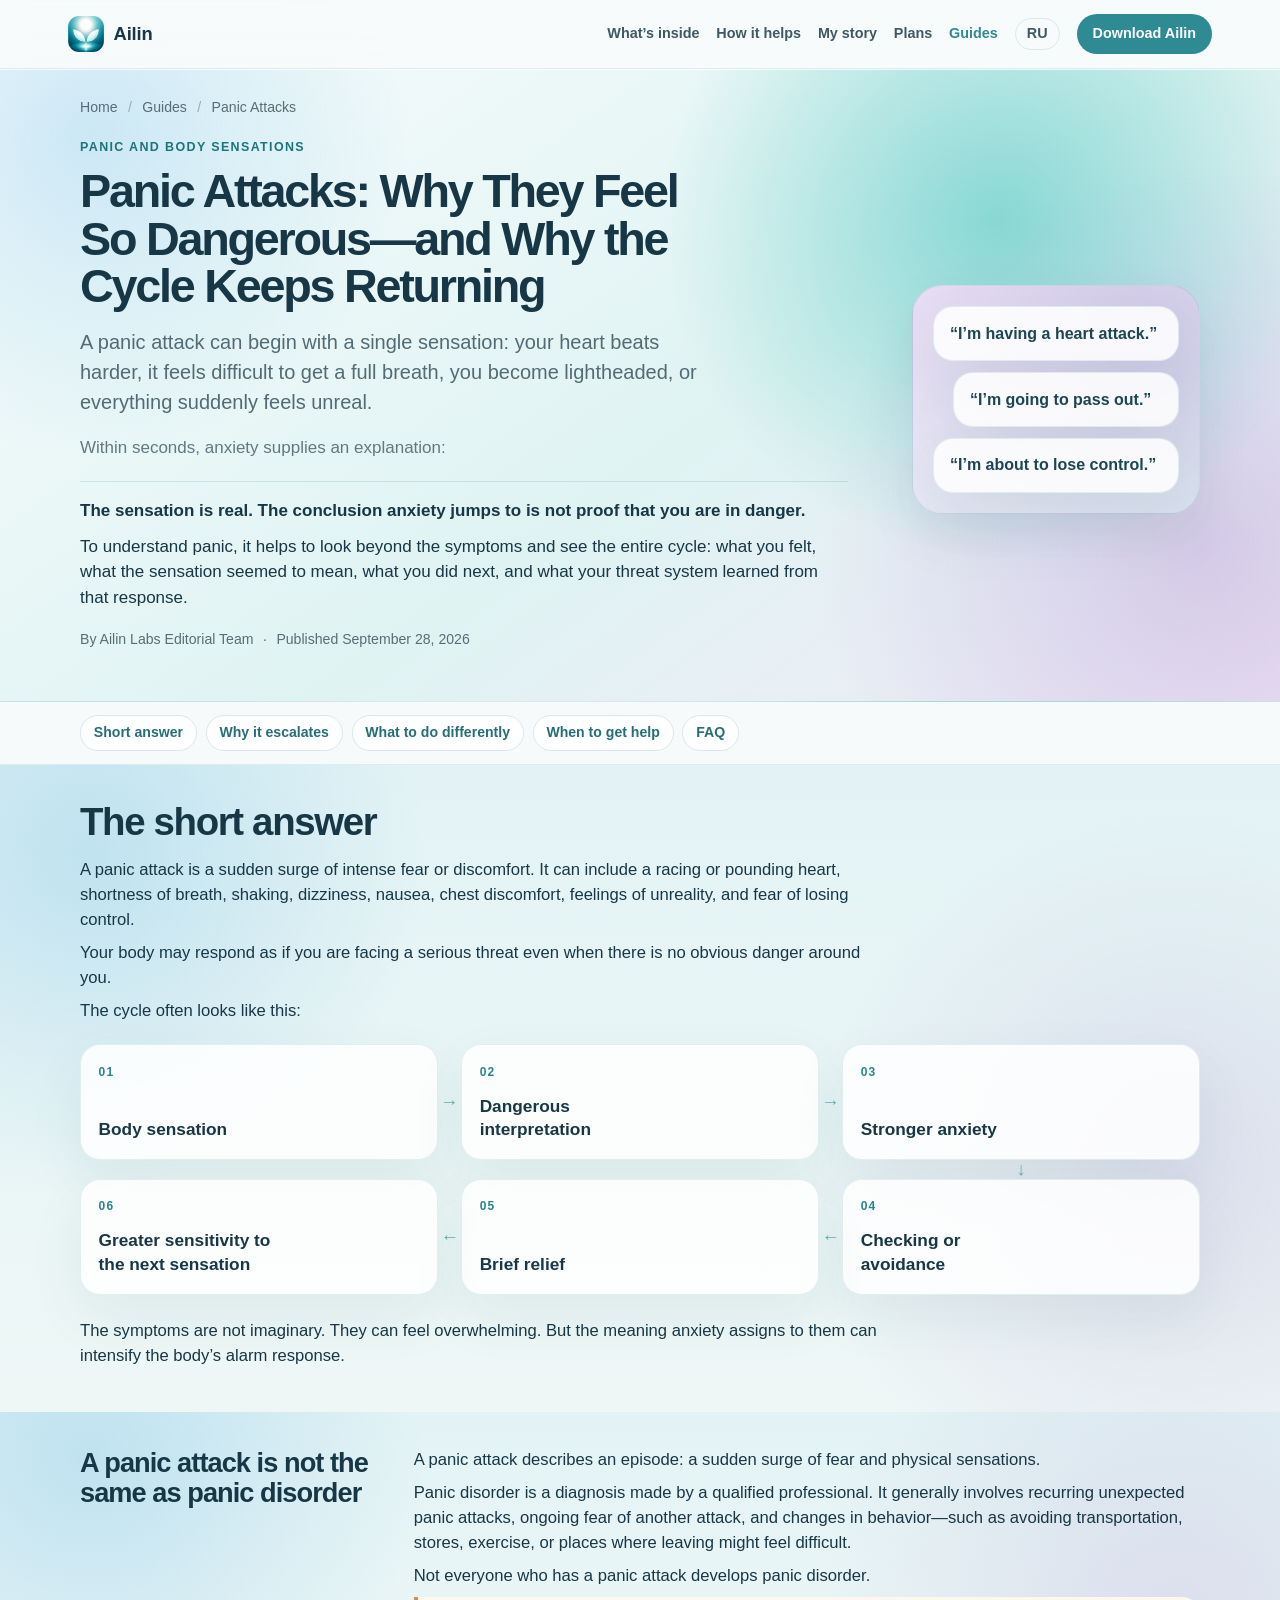
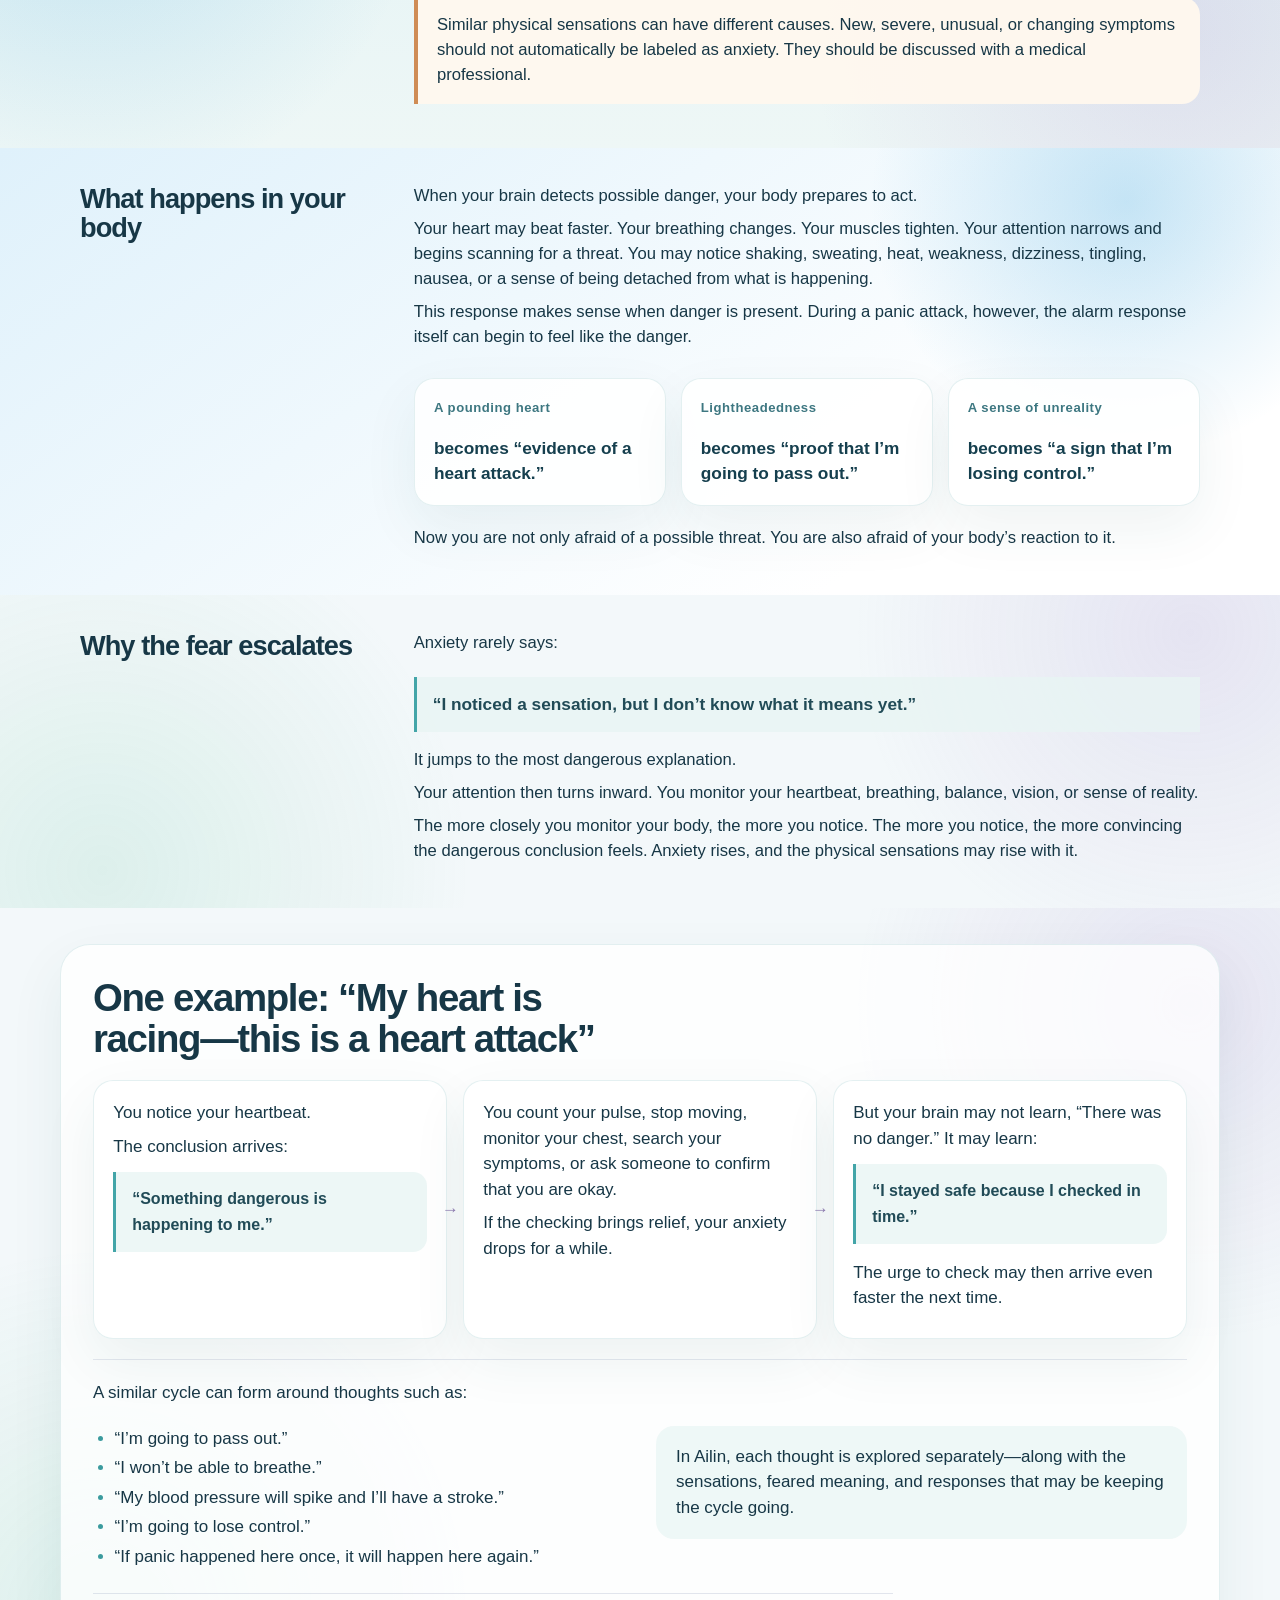
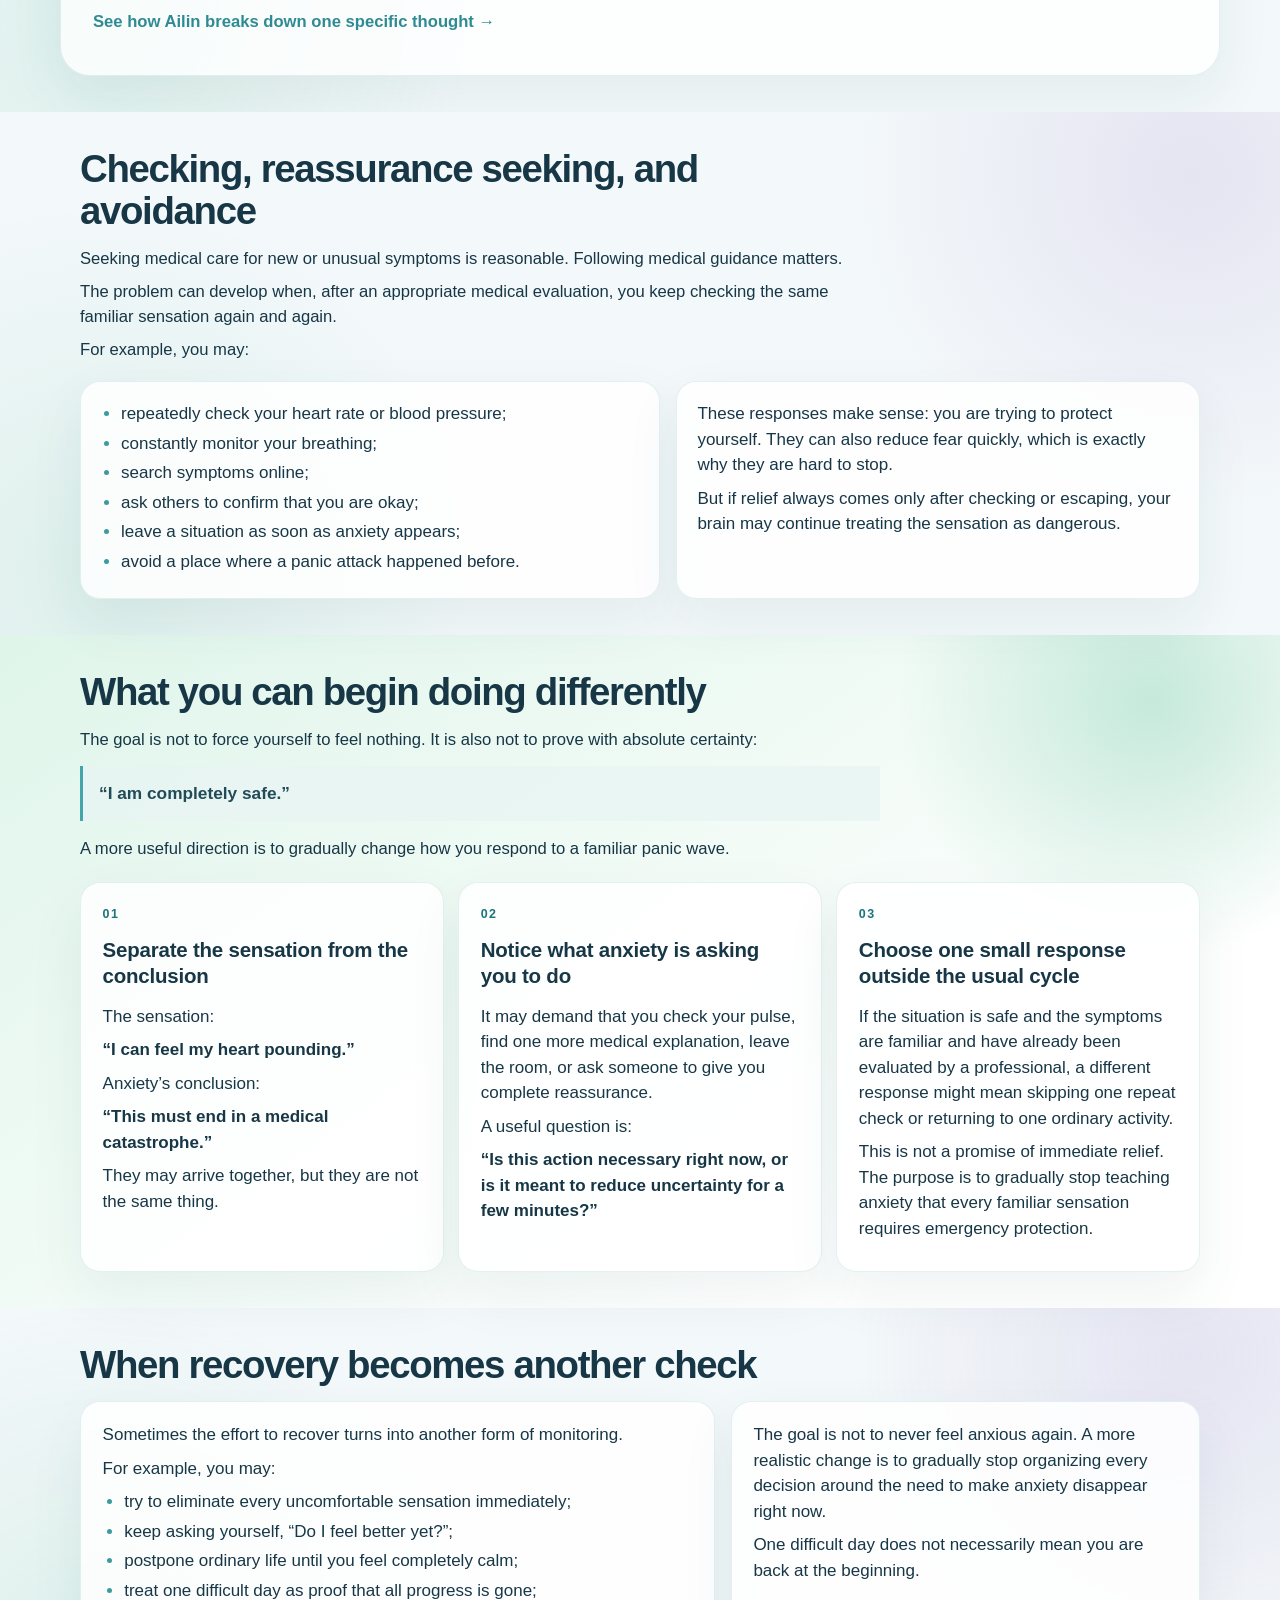
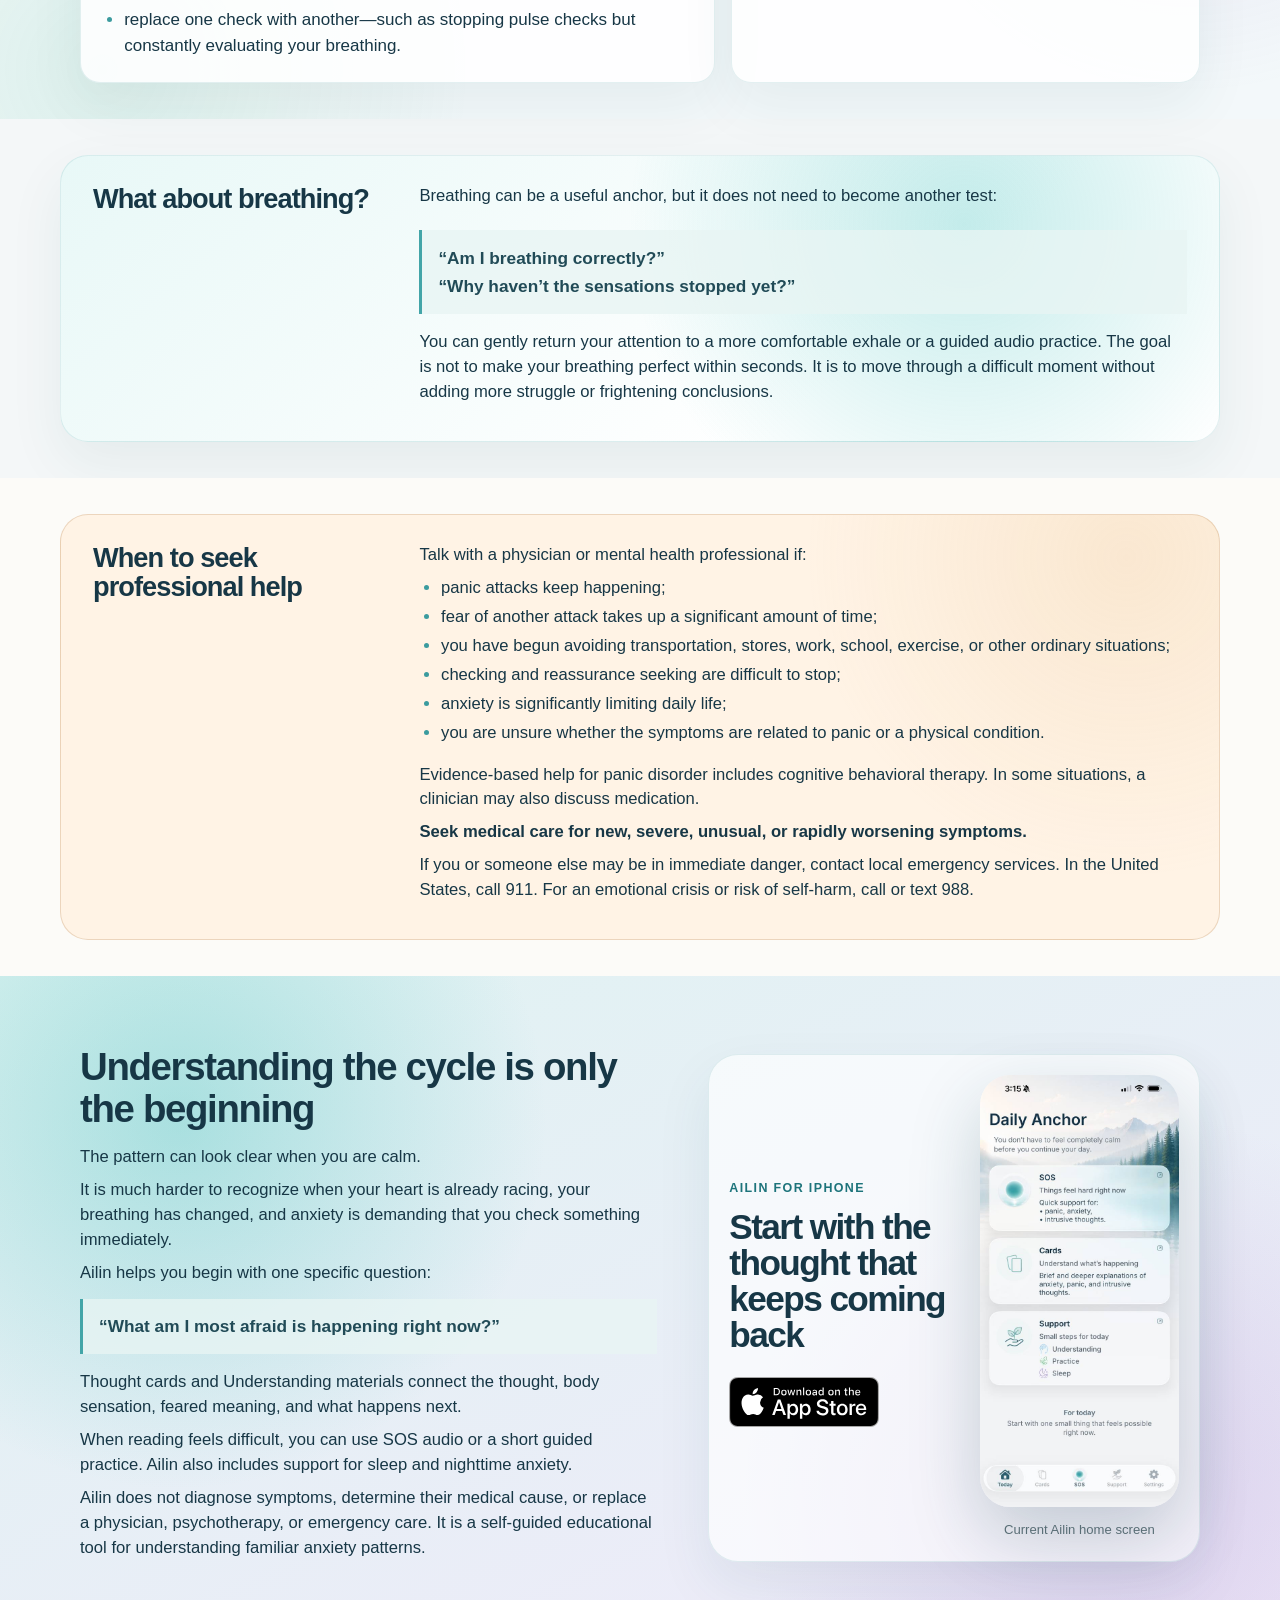
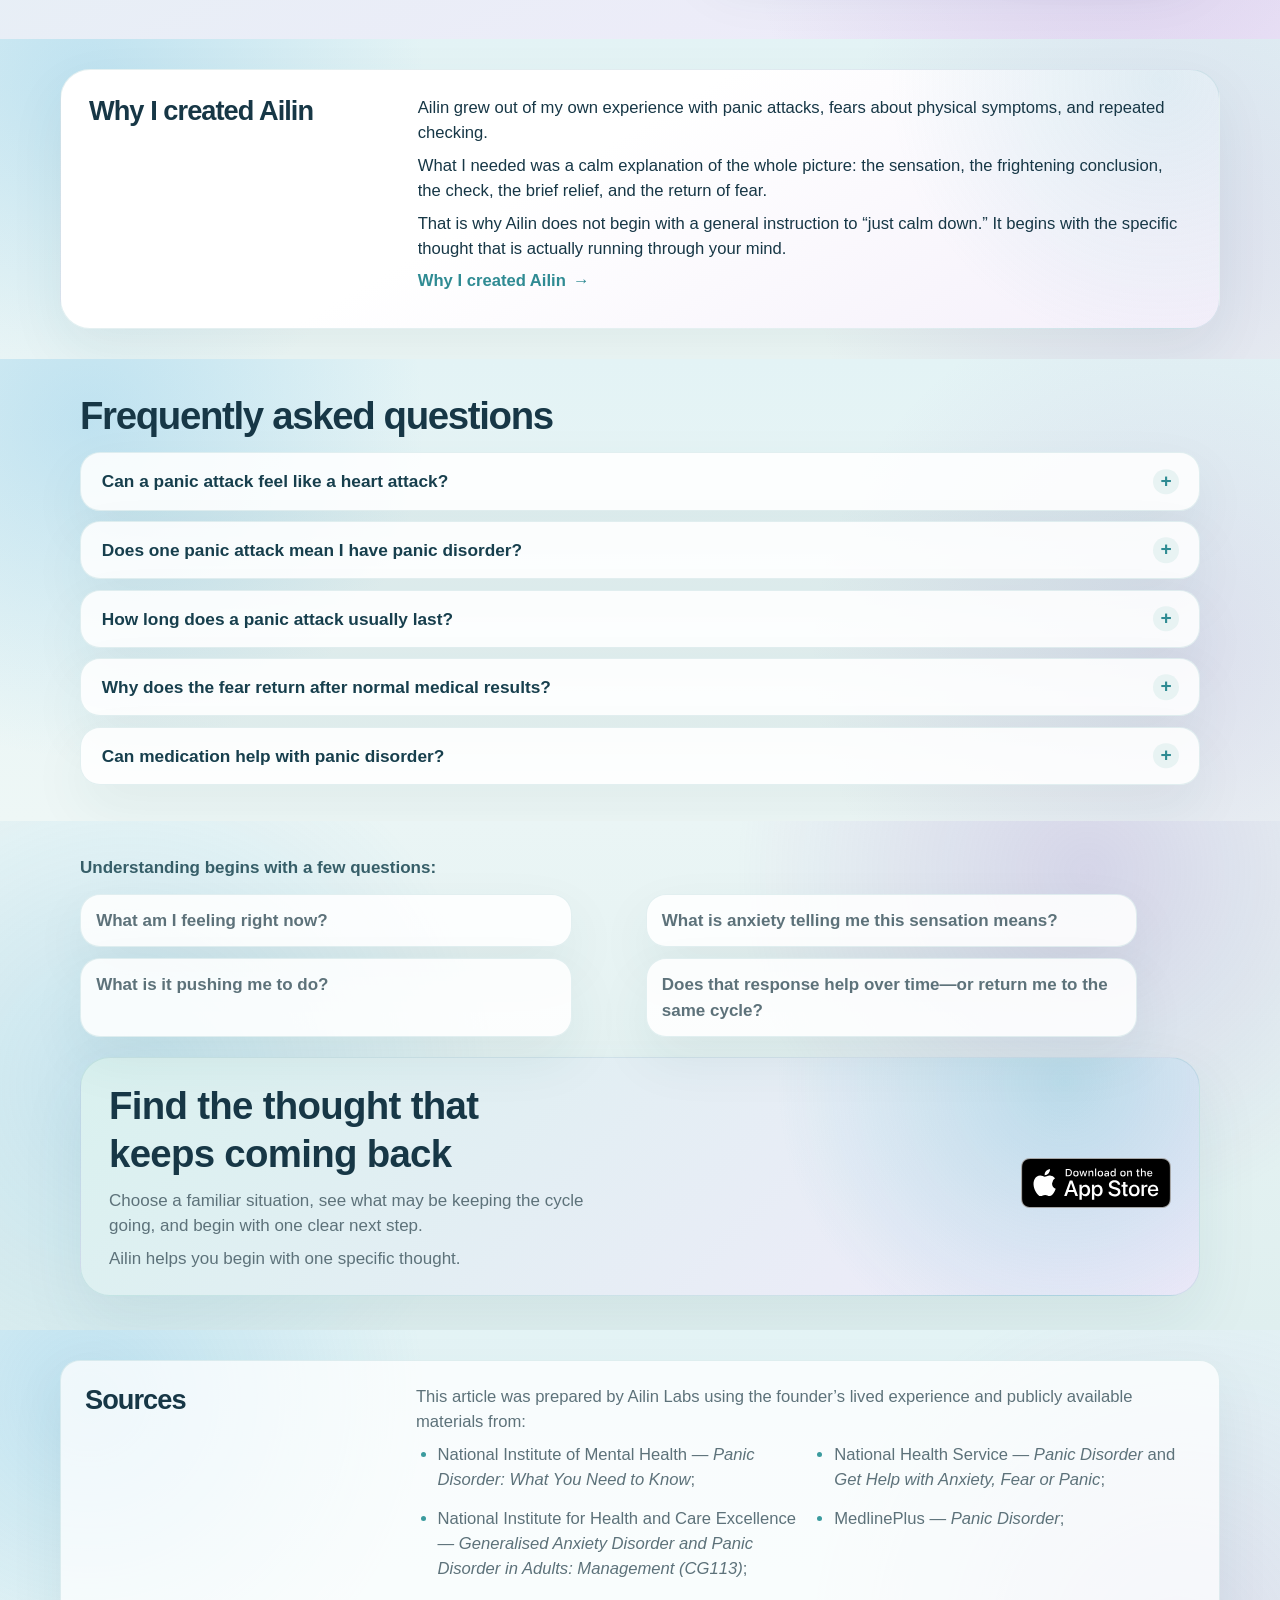
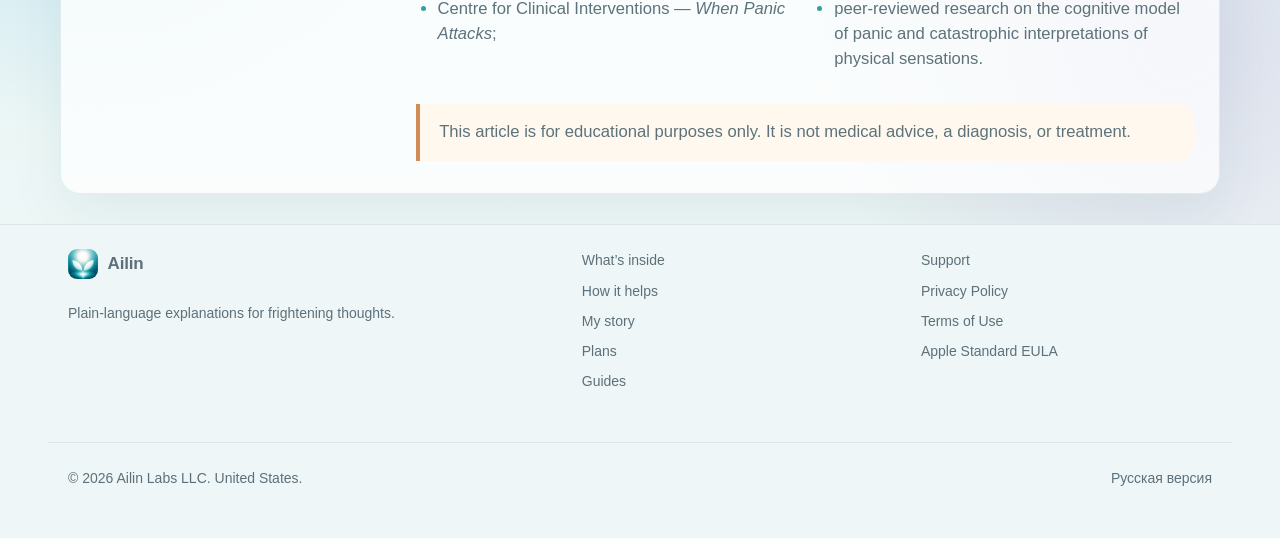
<file: guides/panic-attacks/index.html>
<!doctype html>
<html lang="en-US">
<head>
<meta charset="utf-8">
<meta name="viewport" content="width=device-width, initial-scale=1">
<title>Panic Attacks: Why They Keep Coming Back | Ailin</title>
<meta name="description" content="A clear explanation of panic attacks: what happens in the body, why sensations feel dangerous, and how checking and avoidance can keep the fear cycle going.">
<link rel="canonical" href="https://ailinlabs.com/guides/panic-attacks/">
<link rel="alternate" hreflang="en" href="https://ailinlabs.com/guides/panic-attacks/">
<link rel="alternate" hreflang="ru" href="https://ailinlabs.com/ru/guides/panic-attacks/">
<link rel="alternate" hreflang="x-default" href="https://ailinlabs.com/guides/panic-attacks/">
<meta name="theme-color" content="#f4f8f9">
<meta property="og:type" content="article">
<meta property="og:site_name" content="Ailin">
<meta property="og:title" content="Panic Attacks: Why They Keep Coming Back | Ailin">
<meta property="og:description" content="A clear explanation of what happens in the body, why sensations feel dangerous, and how checking and avoidance can keep the fear cycle going.">
<meta property="og:url" content="https://ailinlabs.com/guides/panic-attacks/">
<meta property="og:locale" content="en_US">
<meta property="og:locale:alternate" content="ru_RU">
<meta property="og:image" content="https://ailinlabs.com/assets/screens/en-home-daily-anchor-current.jpg">
<meta property="article:published_time" content="2026-09-28">
<meta property="article:modified_time" content="2026-09-28">
<meta name="twitter:card" content="summary">
<meta name="twitter:title" content="Panic Attacks: Why They Keep Coming Back | Ailin">
<meta name="twitter:description" content="A clear explanation of panic attacks and the cycle that can keep fear going.">
<meta name="twitter:image" content="https://ailinlabs.com/assets/screens/en-home-daily-anchor-current.jpg">
<link rel="icon" href="../../assets/icon-512.png?v=20260910-v3" type="image/png" sizes="512x512">
<link rel="apple-touch-icon" href="../../assets/apple-touch-icon.png?v=20260910-v3">
<link rel="stylesheet" href="../../assets/styles.css?v=20260929-guides-brand1">
<script type="application/ld+json">
{"@context":"https://schema.org","@type":"Article","headline":"Panic Attacks: Why They Feel So Dangerous—and Why the Cycle Keeps Returning","description":"A clear explanation of panic attacks: what happens in the body, why sensations feel dangerous, and how checking and avoidance can keep the fear cycle going.","inLanguage":"en-US","datePublished":"2026-09-28","dateModified":"2026-09-28","mainEntityOfPage":{"@type":"WebPage","@id":"https://ailinlabs.com/guides/panic-attacks/"},"image":"https://ailinlabs.com/assets/screens/en-home-daily-anchor-current.jpg","author":{"@type":"Organization","name":"Ailin Labs Editorial Team","url":"https://ailinlabs.com/guides/"},"publisher":{"@type":"Organization","name":"Ailin Labs LLC","url":"https://ailinlabs.com/","logo":{"@type":"ImageObject","url":"https://ailinlabs.com/assets/icon-512.png"}}}
</script>
<script type="application/ld+json">
{"@context":"https://schema.org","@type":"BreadcrumbList","itemListElement":[{"@type":"ListItem","position":1,"name":"Home","item":"https://ailinlabs.com/"},{"@type":"ListItem","position":2,"name":"Guides","item":"https://ailinlabs.com/guides/"},{"@type":"ListItem","position":3,"name":"Panic Attacks","item":"https://ailinlabs.com/guides/panic-attacks/"}]}
</script>
</head>
<body class="guide-page guide-article-page">
<a class="skip-link" href="#main">Skip to content</a>
<header class="site-header landing-header v3-header guide-header">
  <div class="wrap">
    <a class="brand" href="../../" aria-label="Ailin home"><img class="brand-icon" src="../../assets/icon-512.png" alt=""> <span>Ailin</span></a>
    <nav class="site-nav" aria-label="Primary navigation">
      <a href="../../#inside">What’s inside</a>
      <a href="../../#how">How it helps</a>
      <a href="../../#founder">My story</a>
      <a href="../../#plans">Plans</a>
      <a href="../" aria-current="page">Guides</a>
      <a class="lang-switch" href="../../ru/guides/panic-attacks/" hreflang="ru" lang="ru">RU</a>
      <a class="v3-nav-cta" href="https://apps.apple.com/app/id6801867435" target="_blank" rel="noopener">Download Ailin</a>
    </nav>
  </div>
</header>

<main id="main">
  <article>
    <header class="guide-article-hero">
      <div class="wrap">
        <nav class="guide-breadcrumbs" aria-label="Breadcrumb"><ol><li><a href="../../">Home</a></li><li><a href="../">Guides</a></li><li aria-current="page">Panic Attacks</li></ol></nav>
        <div class="guide-hero-grid">
          <div>
            <p class="guide-eyebrow">Panic and body sensations</p>
            <h1>Panic Attacks: Why They Feel So Dangerous—and Why the Cycle Keeps Returning</h1>
            <p class="guide-lede">A panic attack can begin with a single sensation: your heart beats harder, it feels difficult to get a full breath, you become lightheaded, or everything suddenly feels unreal.</p>
            <p>Within seconds, anxiety supplies an explanation:</p>
          </div>
          <div class="guide-thoughts" aria-label="Examples of frightening thoughts">
            <p>“I’m having a heart attack.”</p>
            <p>“I’m going to pass out.”</p>
            <p>“I’m about to lose control.”</p>
          </div>
          <div class="guide-hero-close">
            <p><strong>The sensation is real. The conclusion anxiety jumps to is not proof that you are in danger.</strong></p>
            <p>To understand panic, it helps to look beyond the symptoms and see the entire cycle: what you felt, what the sensation seemed to mean, what you did next, and what your threat system learned from that response.</p>
            <p class="guide-byline">By Ailin Labs Editorial Team <span aria-hidden="true">·</span> Published September 28, 2026</p>
          </div>
        </div>
      </div>
    </header>

    <nav class="guide-article-nav" aria-label="On this page">
      <div class="wrap">
        <a href="#short-answer">Short answer</a>
        <a href="#fear-escalates">Why it escalates</a>
        <a href="#different-response">What to do differently</a>
        <a href="#professional-help">When to get help</a>
        <a href="#faq-title">FAQ</a>
      </div>
    </nav>

    <section class="guide-section guide-section--answer guide-section--cycle" aria-labelledby="short-answer">
      <div class="wrap guide-prose">
        <h2 id="short-answer">The short answer</h2>
        <p>A panic attack is a sudden surge of intense fear or discomfort. It can include a racing or pounding heart, shortness of breath, shaking, dizziness, nausea, chest discomfort, feelings of unreality, and fear of losing control.</p>
        <p>Your body may respond as if you are facing a serious threat even when there is no obvious danger around you.</p>
        <p>The cycle often looks like this:</p>
        <ol class="guide-cycle" aria-label="The panic cycle">
          <li><span>01</span><strong>Body sensation</strong></li>
          <li><span>02</span><strong>Dangerous interpretation</strong></li>
          <li><span>03</span><strong>Stronger anxiety</strong></li>
          <li><span>04</span><strong>Checking or avoidance</strong></li>
          <li><span>05</span><strong>Brief relief</strong></li>
          <li><span>06</span><strong>Greater sensitivity to the next sensation</strong></li>
        </ol>
        <p>The symptoms are not imaginary. They can feel overwhelming. But the meaning anxiety assigns to them can intensify the body’s alarm response.</p>
      </div>
    </section>

    <section class="guide-section guide-section--definition" aria-labelledby="attack-vs-disorder">
      <div class="wrap guide-prose">
        <h2 id="attack-vs-disorder">A panic attack is not the same as panic disorder</h2>
        <p>A panic attack describes an episode: a sudden surge of fear and physical sensations.</p>
        <p>Panic disorder is a diagnosis made by a qualified professional. It generally involves recurring unexpected panic attacks, ongoing fear of another attack, and changes in behavior—such as avoiding transportation, stores, exercise, or places where leaving might feel difficult.</p>
        <p>Not everyone who has a panic attack develops panic disorder.</p>
        <p class="guide-safety-note">Similar physical sensations can have different causes. New, severe, unusual, or changing symptoms should not automatically be labeled as anxiety. They should be discussed with a medical professional.</p>
      </div>
    </section>

    <section class="guide-section guide-section--body" aria-labelledby="body-response">
      <div class="wrap guide-prose">
        <h2 id="body-response">What happens in your body</h2>
        <p>When your brain detects possible danger, your body prepares to act.</p>
        <p>Your heart may beat faster. Your breathing changes. Your muscles tighten. Your attention narrows and begins scanning for a threat. You may notice shaking, sweating, heat, weakness, dizziness, tingling, nausea, or a sense of being detached from what is happening.</p>
        <p>This response makes sense when danger is present. During a panic attack, however, the alarm response itself can begin to feel like the danger.</p>
        <div class="guide-pull-grid">
          <blockquote><span>A pounding heart</span> <strong>becomes “evidence of a heart attack.”</strong></blockquote>
          <blockquote><span>Lightheadedness</span> <strong>becomes “proof that I’m going to pass out.”</strong></blockquote>
          <blockquote><span>A sense of unreality</span> <strong>becomes “a sign that I’m losing control.”</strong></blockquote>
        </div>
        <p>Now you are not only afraid of a possible threat. You are also afraid of your body’s reaction to it.</p>
      </div>
    </section>

    <section class="guide-section guide-section--fear" aria-labelledby="fear-escalates">
      <div class="wrap guide-prose">
        <h2 id="fear-escalates">Why the fear escalates</h2>
        <p>Anxiety rarely says:</p>
        <blockquote class="guide-quote">“I noticed a sensation, but I don’t know what it means yet.”</blockquote>
        <p>It jumps to the most dangerous explanation.</p>
        <p>Your attention then turns inward. You monitor your heartbeat, breathing, balance, vision, or sense of reality.</p>
        <p>The more closely you monitor your body, the more you notice. The more you notice, the more convincing the dangerous conclusion feels. Anxiety rises, and the physical sensations may rise with it.</p>
      </div>
    </section>

    <section class="guide-section guide-section--example" aria-labelledby="heart-example">
      <div class="wrap guide-prose guide-case-study">
        <h2 id="heart-example">One example: “My heart is racing—this is a heart attack”</h2>
        <div class="guide-case-flow">
          <div class="guide-case-step">
            <p>You notice your heartbeat.</p>
            <p>The conclusion arrives:</p>
            <blockquote class="guide-quote">“Something dangerous is happening to me.”</blockquote>
          </div>
          <div class="guide-case-step">
            <p>You count your pulse, stop moving, monitor your chest, search your symptoms, or ask someone to confirm that you are okay.</p>
            <p>If the checking brings relief, your anxiety drops for a while.</p>
          </div>
          <div class="guide-case-step">
            <p>But your brain may not learn, “There was no danger.” It may learn:</p>
            <blockquote class="guide-quote">“I stayed safe because I checked in time.”</blockquote>
            <p>The urge to check may then arrive even faster the next time.</p>
          </div>
        </div>
        <div class="guide-case-followup">
          <p>A similar cycle can form around thoughts such as:</p>
          <ul>
            <li>“I’m going to pass out.”</li>
            <li>“I won’t be able to breathe.”</li>
            <li>“My blood pressure will spike and I’ll have a stroke.”</li>
            <li>“I’m going to lose control.”</li>
            <li>“If panic happened here once, it will happen here again.”</li>
          </ul>
          <p>In Ailin, each thought is explored separately—along with the sensations, feared meaning, and responses that may be keeping the cycle going.</p>
        </div>
        <p class="guide-product-bridge"><a href="#beginning">See how Ailin breaks down one specific thought <span aria-hidden="true">→</span></a></p>
      </div>
    </section>

    <section class="guide-section guide-section--checking" aria-labelledby="checking-avoidance">
      <div class="wrap guide-prose">
        <h2 id="checking-avoidance">Checking, reassurance seeking, and avoidance</h2>
        <p>Seeking medical care for new or unusual symptoms is reasonable. Following medical guidance matters.</p>
        <p>The problem can develop when, after an appropriate medical evaluation, you keep checking the same familiar sensation again and again.</p>
        <p>For example, you may:</p>
        <div class="guide-checking-layout">
          <ul>
            <li>repeatedly check your heart rate or blood pressure;</li>
            <li>constantly monitor your breathing;</li>
            <li>search symptoms online;</li>
            <li>ask others to confirm that you are okay;</li>
            <li>leave a situation as soon as anxiety appears;</li>
            <li>avoid a place where a panic attack happened before.</li>
          </ul>
          <div>
            <p>These responses make sense: you are trying to protect yourself. They can also reduce fear quickly, which is exactly why they are hard to stop.</p>
            <p>But if relief always comes only after checking or escaping, your brain may continue treating the sensation as dangerous.</p>
          </div>
        </div>
      </div>
    </section>

    <section class="guide-section guide-section--action" aria-labelledby="different-response">
      <div class="wrap guide-prose">
        <h2 id="different-response">What you can begin doing differently</h2>
        <p>The goal is not to force yourself to feel nothing. It is also not to prove with absolute certainty:</p>
        <blockquote class="guide-quote">“I am completely safe.”</blockquote>
        <p>A more useful direction is to gradually change how you respond to a familiar panic wave.</p>
        <div class="guide-steps">
          <section aria-labelledby="step-one">
            <p class="guide-step-number">01</p>
            <h3 id="step-one">Separate the sensation from the conclusion</h3>
            <p>The sensation:</p>
            <p><strong>“I can feel my heart pounding.”</strong></p>
            <p>Anxiety’s conclusion:</p>
            <p><strong>“This must end in a medical catastrophe.”</strong></p>
            <p>They may arrive together, but they are not the same thing.</p>
          </section>
          <section aria-labelledby="step-two">
            <p class="guide-step-number">02</p>
            <h3 id="step-two">Notice what anxiety is asking you to do</h3>
            <p>It may demand that you check your pulse, find one more medical explanation, leave the room, or ask someone to give you complete reassurance.</p>
            <p>A useful question is:</p>
            <p><strong>“Is this action necessary right now, or is it meant to reduce uncertainty for a few minutes?”</strong></p>
          </section>
          <section aria-labelledby="step-three">
            <p class="guide-step-number">03</p>
            <h3 id="step-three">Choose one small response outside the usual cycle</h3>
            <p>If the situation is safe and the symptoms are familiar and have already been evaluated by a professional, a different response might mean skipping one repeat check or returning to one ordinary activity.</p>
            <p>This is not a promise of immediate relief. The purpose is to gradually stop teaching anxiety that every familiar sensation requires emergency protection.</p>
          </section>
        </div>
      </div>
    </section>

    <section class="guide-section guide-section--maintains" aria-labelledby="quietly-maintains">
      <div class="wrap guide-prose">
        <h2 id="quietly-maintains">When recovery becomes another check</h2>
        <div class="guide-maintains-grid">
          <div>
            <p>Sometimes the effort to recover turns into another form of monitoring.</p>
            <p>For example, you may:</p>
            <ul>
              <li>try to eliminate every uncomfortable sensation immediately;</li>
              <li>keep asking yourself, “Do I feel better yet?”;</li>
              <li>postpone ordinary life until you feel completely calm;</li>
              <li>treat one difficult day as proof that all progress is gone;</li>
              <li>replace one check with another—such as stopping pulse checks but constantly evaluating your breathing.</li>
            </ul>
          </div>
          <div>
            <p>The goal is not to never feel anxious again. A more realistic change is to gradually stop organizing every decision around the need to make anxiety disappear right now.</p>
            <p>One difficult day does not necessarily mean you are back at the beginning.</p>
          </div>
        </div>
      </div>
    </section>

    <section class="guide-section guide-section--breathing" aria-labelledby="breathing">
      <div class="wrap guide-prose">
        <h2 id="breathing">What about breathing?</h2>
        <p>Breathing can be a useful anchor, but it does not need to become another test:</p>
        <blockquote class="guide-quote">“Am I breathing correctly?”<br>“Why haven’t the sensations stopped yet?”</blockquote>
        <p>You can gently return your attention to a more comfortable exhale or a guided audio practice. The goal is not to make your breathing perfect within seconds. It is to move through a difficult moment without adding more struggle or frightening conclusions.</p>
      </div>
    </section>

    <section class="guide-section guide-section--safety" aria-labelledby="professional-help">
      <div class="wrap guide-prose">
        <h2 id="professional-help">When to seek professional help</h2>
        <p>Talk with a physician or mental health professional if:</p>
        <ul>
          <li>panic attacks keep happening;</li>
          <li>fear of another attack takes up a significant amount of time;</li>
          <li>you have begun avoiding transportation, stores, work, school, exercise, or other ordinary situations;</li>
          <li>checking and reassurance seeking are difficult to stop;</li>
          <li>anxiety is significantly limiting daily life;</li>
          <li>you are unsure whether the symptoms are related to panic or a physical condition.</li>
        </ul>
        <p>Evidence-based help for panic disorder includes cognitive behavioral therapy. In some situations, a clinician may also discuss medication.</p>
        <p><strong>Seek medical care for new, severe, unusual, or rapidly worsening symptoms.</strong></p>
        <p>If you or someone else may be in immediate danger, contact local emergency services. In the United States, call 911. For an emotional crisis or risk of self-harm, call or text 988.</p>
      </div>
    </section>

    <div class="guide-product-story">
      <div class="wrap guide-product-story-grid">
        <section class="guide-section guide-section--product-intro" aria-labelledby="beginning">
          <div class="guide-prose">
            <h2 id="beginning">Understanding the cycle is only the beginning</h2>
            <p>The pattern can look clear when you are calm.</p>
            <p>It is much harder to recognize when your heart is already racing, your breathing has changed, and anxiety is demanding that you check something immediately.</p>
            <p>Ailin helps you begin with one specific question:</p>
            <blockquote class="guide-quote">“What am I most afraid is happening right now?”</blockquote>
            <p>Thought cards and Understanding materials connect the thought, body sensation, feared meaning, and what happens next.</p>
            <p>When reading feels difficult, you can use SOS audio or a short guided practice. Ailin also includes support for sleep and nighttime anxiety.</p>
            <p>Ailin does not diagnose symptoms, determine their medical cause, or replace a physician, psychotherapy, or emergency care. It is a self-guided educational tool for understanding familiar anxiety patterns.</p>
          </div>
        </section>

        <section class="guide-product" aria-labelledby="product-title">
          <div class="guide-product-grid">
            <div class="guide-product-copy">
              <p class="guide-eyebrow">Ailin for iPhone</p>
              <h2 id="product-title">Start with the thought that keeps coming back</h2>
              <a class="guide-app-badge" href="https://apps.apple.com/app/id6801867435" target="_blank" rel="noopener" aria-label="Download Ailin on the App Store"><img src="../../assets/download-on-app-store-en.svg" alt="Download on the App Store" width="120" height="40"></a>
            </div>
            <figure class="guide-product-screen">
              <img src="../../assets/screens/en-home-daily-anchor-current.jpg" alt="Ailin Daily Anchor home screen showing SOS, Cards, and Support" width="590" height="1280">
              <figcaption>Current Ailin home screen</figcaption>
            </figure>
          </div>
        </section>
      </div>
    </div>

    <section class="guide-section guide-founder-note" aria-labelledby="founder-note">
      <div class="wrap guide-prose guide-founder-card">
        <h2 id="founder-note">Why I created Ailin</h2>
        <p>Ailin grew out of my own experience with panic attacks, fears about physical symptoms, and repeated checking.</p>
        <p>What I needed was a calm explanation of the whole picture: the sensation, the frightening conclusion, the check, the brief relief, and the return of fear.</p>
        <p>That is why Ailin does not begin with a general instruction to “just calm down.” It begins with the specific thought that is actually running through your mind.</p>
        <p><a class="guide-inline-link" href="../../#founder">Why I created Ailin <span aria-hidden="true">→</span></a></p>
      </div>
    </section>

    <section class="guide-section guide-faq" aria-labelledby="faq-title">
      <div class="wrap guide-prose guide-faq-list">
        <h2 id="faq-title">Frequently asked questions</h2>
        <details aria-labelledby="faq-heart">
          <summary id="faq-heart">Can a panic attack feel like a heart attack?</summary>
          <div class="guide-faq-answer"><p>Yes. A panic attack can include a racing heart, shortness of breath, chest discomfort, dizziness, and intense fear. These sensations can overlap with symptoms of physical conditions.</p>
          <p>New, severe, unusual, or changing symptoms should not automatically be attributed to anxiety. A medical professional should make the appropriate assessment.</p></div>
        </details>
        <details aria-labelledby="faq-disorder">
          <summary id="faq-disorder">Does one panic attack mean I have panic disorder?</summary>
          <div class="guide-faq-answer"><p>No. Not everyone who experiences a panic attack develops panic disorder. A diagnosis depends on recurring attacks, fear of another attack, changes in behavior, and other factors.</p></div>
        </details>
        <details aria-labelledby="faq-duration">
          <summary id="faq-duration">How long does a panic attack usually last?</summary>
          <div class="guide-faq-answer"><p>A panic wave often reaches a high level of intensity quickly. The NHS states that a panic attack usually lasts 5 to 20 minutes, although some episodes may last longer. Tension, fatigue, or heightened alertness can continue after the most intense part has passed.</p></div>
        </details>
        <details aria-labelledby="faq-results">
          <summary id="faq-results">Why does the fear return after normal medical results?</summary>
          <div class="guide-faq-answer"><p>A medical evaluation may be necessary. But if you continue checking the same familiar sensation again and again afterward, the relief may remain brief.</p>
          <p>Anxiety begins asking for new proof every time your body changes. The cycle is then maintained not only by the original sensation, but also by the need for complete certainty.</p></div>
        </details>
        <details aria-labelledby="faq-medication">
          <summary id="faq-medication">Can medication help with panic disorder?</summary>
          <div class="guide-faq-answer"><p>Yes. Depending on the situation, a clinician may recommend psychotherapy, medication, or a combination of both.</p>
          <p>Some medications are called antidepressants but are also used for panic disorder. Medication selection, possible side effects, and any change to a treatment plan should be discussed with a licensed prescriber.</p>
          <p>Do not start, stop, or change prescribed treatment based on information in this article or the app. Ailin does not provide medication guidance or replace medical care.</p></div>
        </details>
      </div>
    </section>

    <section class="guide-final-cta guide-final-band" aria-labelledby="final-cta-title">
      <div class="wrap guide-final-band-inner">
        <div class="guide-final-questions">
          <p>Understanding begins with a few questions:</p>
        <div class="guide-question-list">
          <p>What am I feeling right now?</p>
          <p>What is anxiety telling me this sensation means?</p>
          <p>What is it pushing me to do?</p>
          <p>Does that response help over time—or return me to the same cycle?</p>
        </div>
        </div>
        <div class="guide-final-cta-inner">
        <div>
          <h2 id="final-cta-title">Find the thought that keeps coming back</h2>
          <p>Choose a familiar situation, see what may be keeping the cycle going, and begin with one clear next step.</p>
          <p>Ailin helps you begin with one specific thought.</p>
        </div>
        <a class="guide-app-badge" href="https://apps.apple.com/app/id6801867435" target="_blank" rel="noopener" aria-label="Download Ailin on the App Store"><img src="../../assets/download-on-app-store-en.svg" alt="Download on the App Store" width="120" height="40"></a>
        </div>
      </div>
    </section>

    <section class="guide-section guide-sources" aria-labelledby="sources-title">
      <div class="wrap guide-prose guide-sources-card">
        <h2 id="sources-title">Sources</h2>
        <p>This article was prepared by Ailin Labs using the founder’s lived experience and publicly available materials from:</p>
        <ul>
          <li>National Institute of Mental Health — <cite>Panic Disorder: What You Need to Know</cite>;</li>
          <li>National Health Service — <cite>Panic Disorder</cite> and <cite>Get Help with Anxiety, Fear or Panic</cite>;</li>
          <li>National Institute for Health and Care Excellence — <cite>Generalised Anxiety Disorder and Panic Disorder in Adults: Management (CG113)</cite>;</li>
          <li>MedlinePlus — <cite>Panic Disorder</cite>;</li>
          <li>Centre for Clinical Interventions — <cite>When Panic Attacks</cite>;</li>
          <li>peer-reviewed research on the cognitive model of panic and catastrophic interpretations of physical sensations.</li>
        </ul>
        <p class="guide-disclaimer">This article is for educational purposes only. It is not medical advice, a diagnosis, or treatment.</p>
      </div>
    </section>
  </article>
</main>

<footer class="site-footer landing-footer v3-footer guide-footer">
  <div class="wrap footer-grid"><div><a class="brand" href="../../"><img class="brand-icon" src="../../assets/icon-512.png" alt=""> Ailin</a><p>Plain-language explanations for frightening thoughts.</p></div><nav aria-label="Site sections"><a href="../../#inside">What’s inside</a><a href="../../#how">How it helps</a><a href="../../#founder">My story</a><a href="../../#plans">Plans</a><a href="../">Guides</a></nav><nav aria-label="Legal information and support"><a href="../../support.html">Support</a><a href="../../privacy.html">Privacy Policy</a><a href="../../terms.html">Terms of Use</a><a href="https://www.apple.com/legal/internet-services/itunes/dev/stdeula/" rel="noopener">Apple Standard EULA</a></nav></div>
  <div class="wrap footer-bottom"><p>&copy; 2026 Ailin Labs LLC. United States.</p><a href="../../ru/guides/panic-attacks/" hreflang="ru" lang="ru">Русская версия</a></div>
</footer>
</body>
</html>
</file>
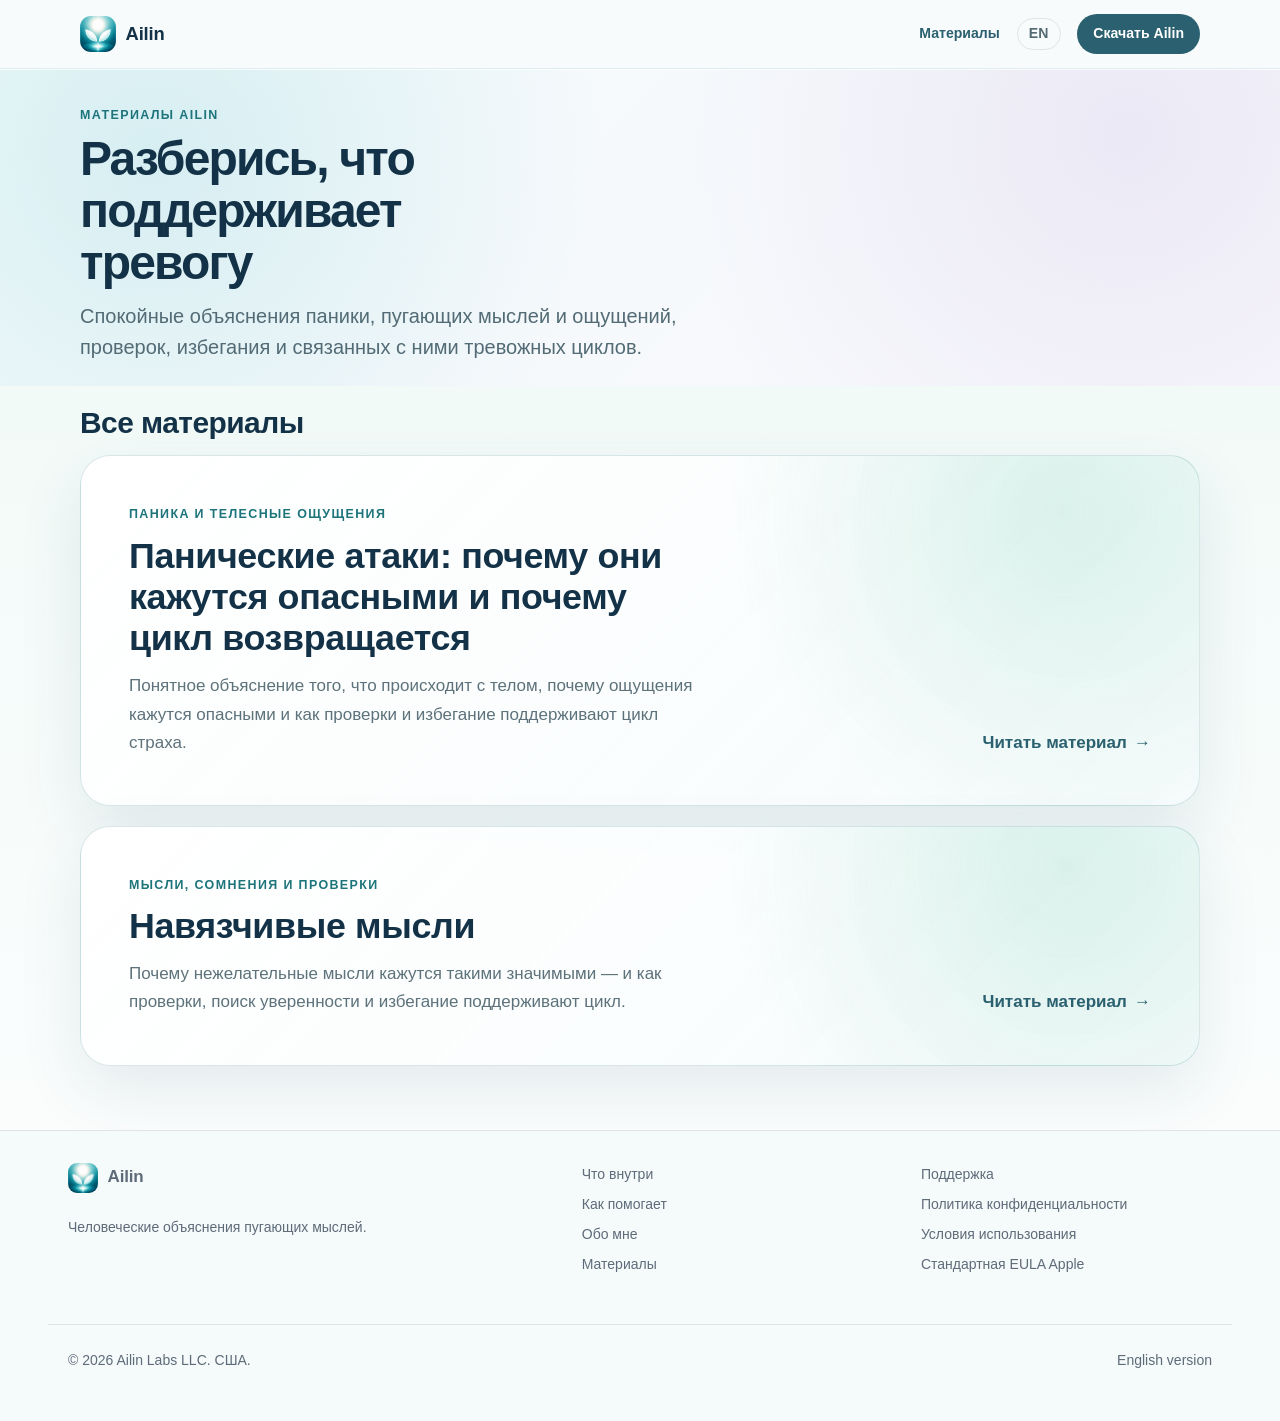
<file: ru/guides/index.html>
<!doctype html>
<html lang="ru">
<head>
<meta charset="utf-8">
<meta name="viewport" content="width=device-width, initial-scale=1">
<title>Материалы о тревоге | Ailin</title>
<meta name="description" content="Понятные материалы Ailin о панических атаках, тревожных паттернах, проверках, избегании и цикле страха.">
<link rel="canonical" href="https://ailinlabs.com/ru/guides/">
<link rel="alternate" hreflang="en" href="https://ailinlabs.com/guides/">
<link rel="alternate" hreflang="ru" href="https://ailinlabs.com/ru/guides/">
<link rel="alternate" hreflang="x-default" href="https://ailinlabs.com/guides/">
<meta name="theme-color" content="#f4f8f9">
<meta property="og:type" content="website">
<meta property="og:site_name" content="Ailin">
<meta property="og:title" content="Материалы о тревоге | Ailin">
<meta property="og:description" content="Понятные материалы о панических атаках и паттернах, которые могут поддерживать цикл страха.">
<meta property="og:url" content="https://ailinlabs.com/ru/guides/">
<meta property="og:locale" content="ru_RU">
<meta property="og:locale:alternate" content="en_US">
<meta property="og:image" content="https://ailinlabs.com/assets/icon-512.png">
<meta name="twitter:card" content="summary">
<meta name="twitter:title" content="Материалы о тревоге | Ailin">
<meta name="twitter:description" content="Понятные материалы о панических атаках и паттернах, которые могут поддерживать цикл страха.">
<link rel="icon" href="../../assets/icon-512.png?v=20260910-v3" type="image/png" sizes="512x512">
<link rel="apple-touch-icon" href="../../assets/apple-touch-icon.png?v=20260910-v3">
<link rel="stylesheet" href="../../assets/styles.css?v=20260929-intrusive1">
</head>
<body class="guide-page guide-hub-page">
<a class="skip-link" href="#main">Перейти к содержанию</a>
<header class="site-header v3-header guide-header">
  <div class="wrap">
    <a class="brand" href="../" aria-label="Главная Ailin"><img class="brand-icon" src="../../assets/icon-512.png" alt=""> <span>Ailin</span></a>
    <nav class="site-nav" aria-label="Основная навигация">
      <a href="./" aria-current="page">Материалы</a>
      <a class="lang-switch" href="../../guides/" hreflang="en" lang="en">EN</a>
      <a class="v3-nav-cta" href="https://apps.apple.com/app/id6801867435" target="_blank" rel="noopener">Скачать Ailin</a>
    </nav>
  </div>
</header>

<main id="main">
  <section class="guide-hub-hero">
    <div class="wrap guide-hub-intro">
      <p class="guide-eyebrow">Материалы Ailin</p>
      <h1>Разберись, что поддерживает тревогу</h1>
      <p class="guide-lede">Спокойные объяснения паники, пугающих мыслей и ощущений, проверок, избегания и связанных с ними тревожных циклов.</p>
    </div>
  </section>

  <section class="guide-hub-list" aria-labelledby="guide-list-title">
    <div class="wrap">
      <h2 id="guide-list-title">Все материалы</h2>
      <article class="guide-card">
        <div>
          <p class="guide-card-label">Паника и телесные ощущения</p>
          <h3><a href="panic-attacks/">Панические атаки: почему они кажутся опасными и почему цикл возвращается</a></h3>
          <p>Понятное объяснение того, что происходит с телом, почему ощущения кажутся опасными и как проверки и избегание поддерживают цикл страха.</p>
        </div>
        <a class="guide-card-link" href="panic-attacks/" aria-label="Читать материал о панических атаках">Читать материал <span aria-hidden="true">→</span></a>
      </article>
      <article class="guide-card">
        <div>
          <p class="guide-card-label">МЫСЛИ, СОМНЕНИЯ И ПРОВЕРКИ</p>
          <h3><a href="/ru/guides/intrusive-thoughts/">Навязчивые мысли</a></h3>
          <p>Почему нежелательные мысли кажутся такими значимыми — и как проверки, поиск уверенности и избегание поддерживают цикл.</p>
        </div>
        <a class="guide-card-link" href="/ru/guides/intrusive-thoughts/" aria-label="Читать материал о навязчивых мыслях">Читать материал <span aria-hidden="true">→</span></a>
      </article>
    </div>
  </section>
</main>

<footer class="site-footer landing-footer v3-footer guide-footer">
  <div class="wrap footer-grid"><div><a class="brand" href="../"><img class="brand-icon" src="../../assets/icon-512.png" alt=""> Ailin</a><p>Человеческие объяснения пугающих мыслей.</p></div><nav aria-label="Разделы сайта"><a href="../#inside">Что внутри</a><a href="../#how">Как помогает</a><a href="../#founder">Обо мне</a><a href="./" aria-current="page">Материалы</a></nav><nav aria-label="Юридическая информация и поддержка"><a href="../support.html">Поддержка</a><a href="../privacy.html">Политика конфиденциальности</a><a href="../terms.html">Условия использования</a><a href="https://www.apple.com/legal/internet-services/itunes/dev/stdeula/" rel="noopener">Стандартная EULA Apple</a></nav></div>
  <div class="wrap footer-bottom"><p>&copy; 2026 Ailin Labs LLC. США.</p><a href="../../guides/" hreflang="en" lang="en">English version</a></div>
</footer>
</body>
</html>
</file>
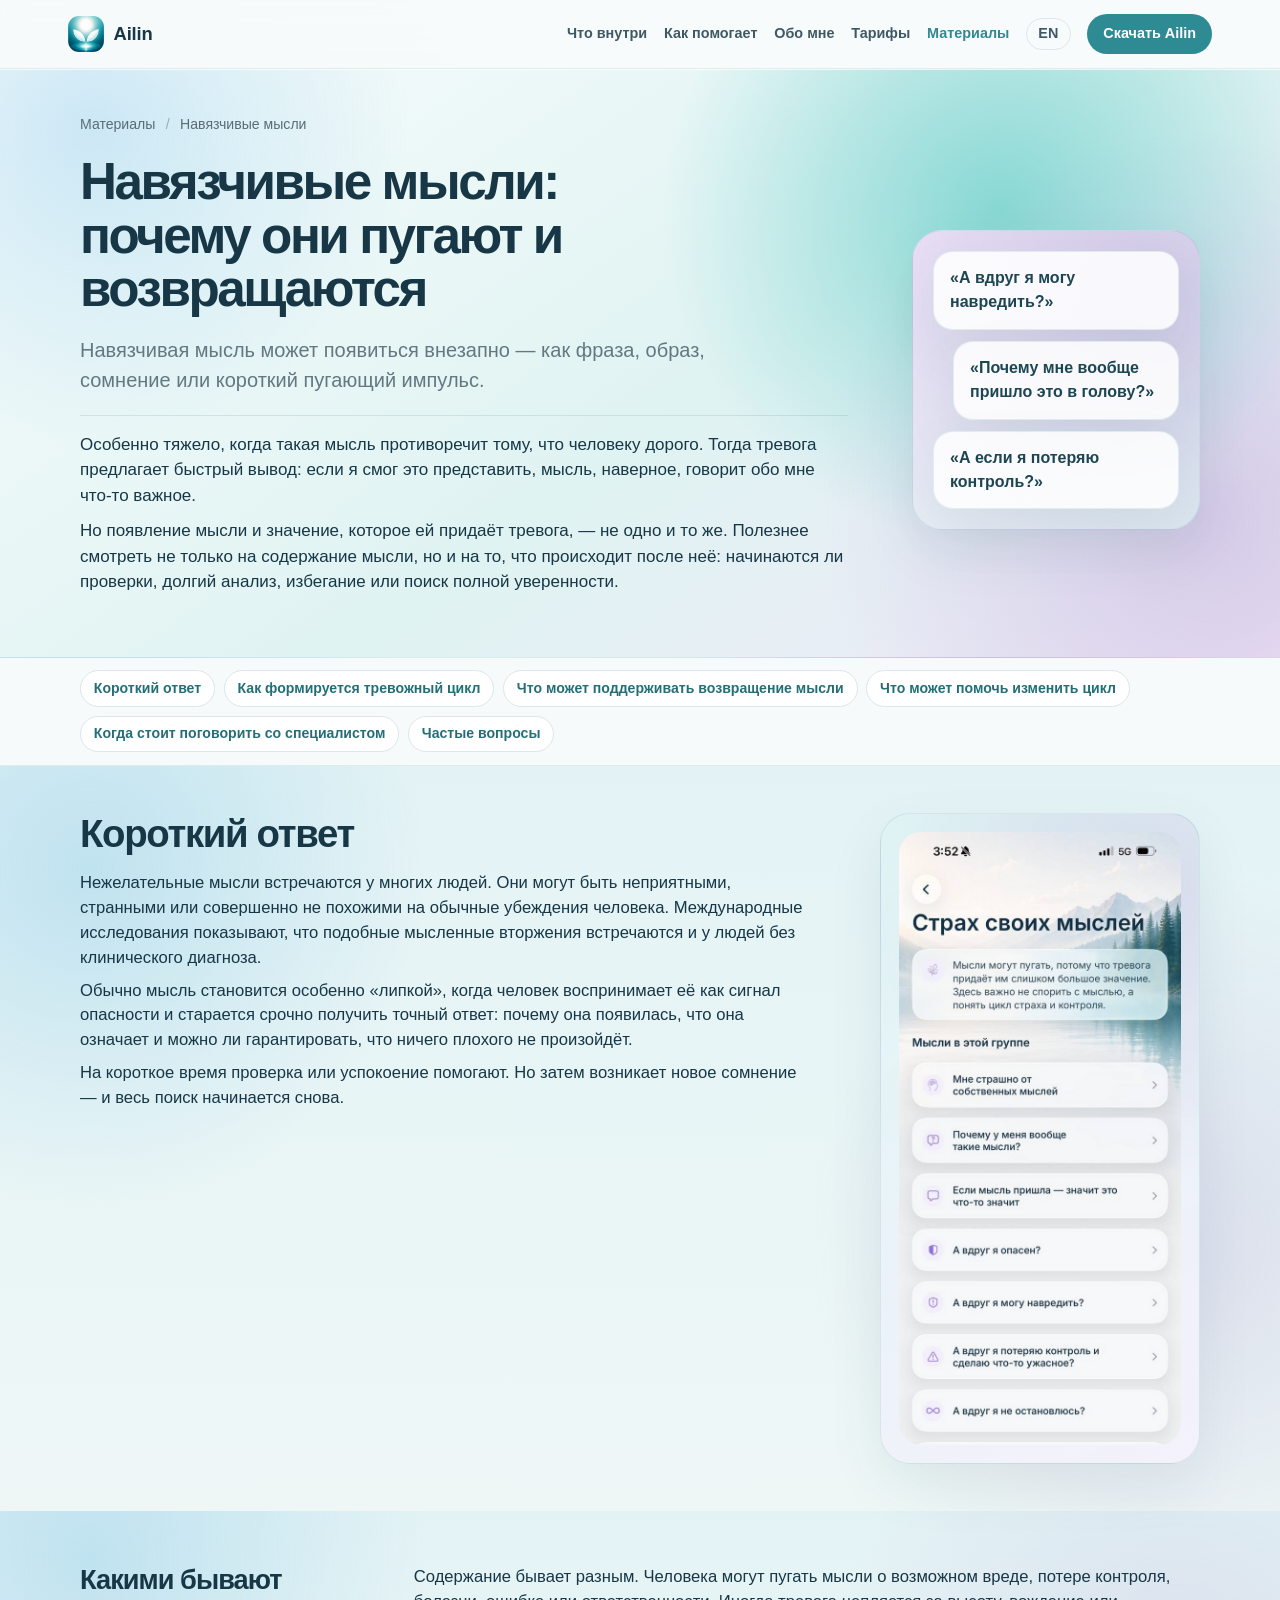
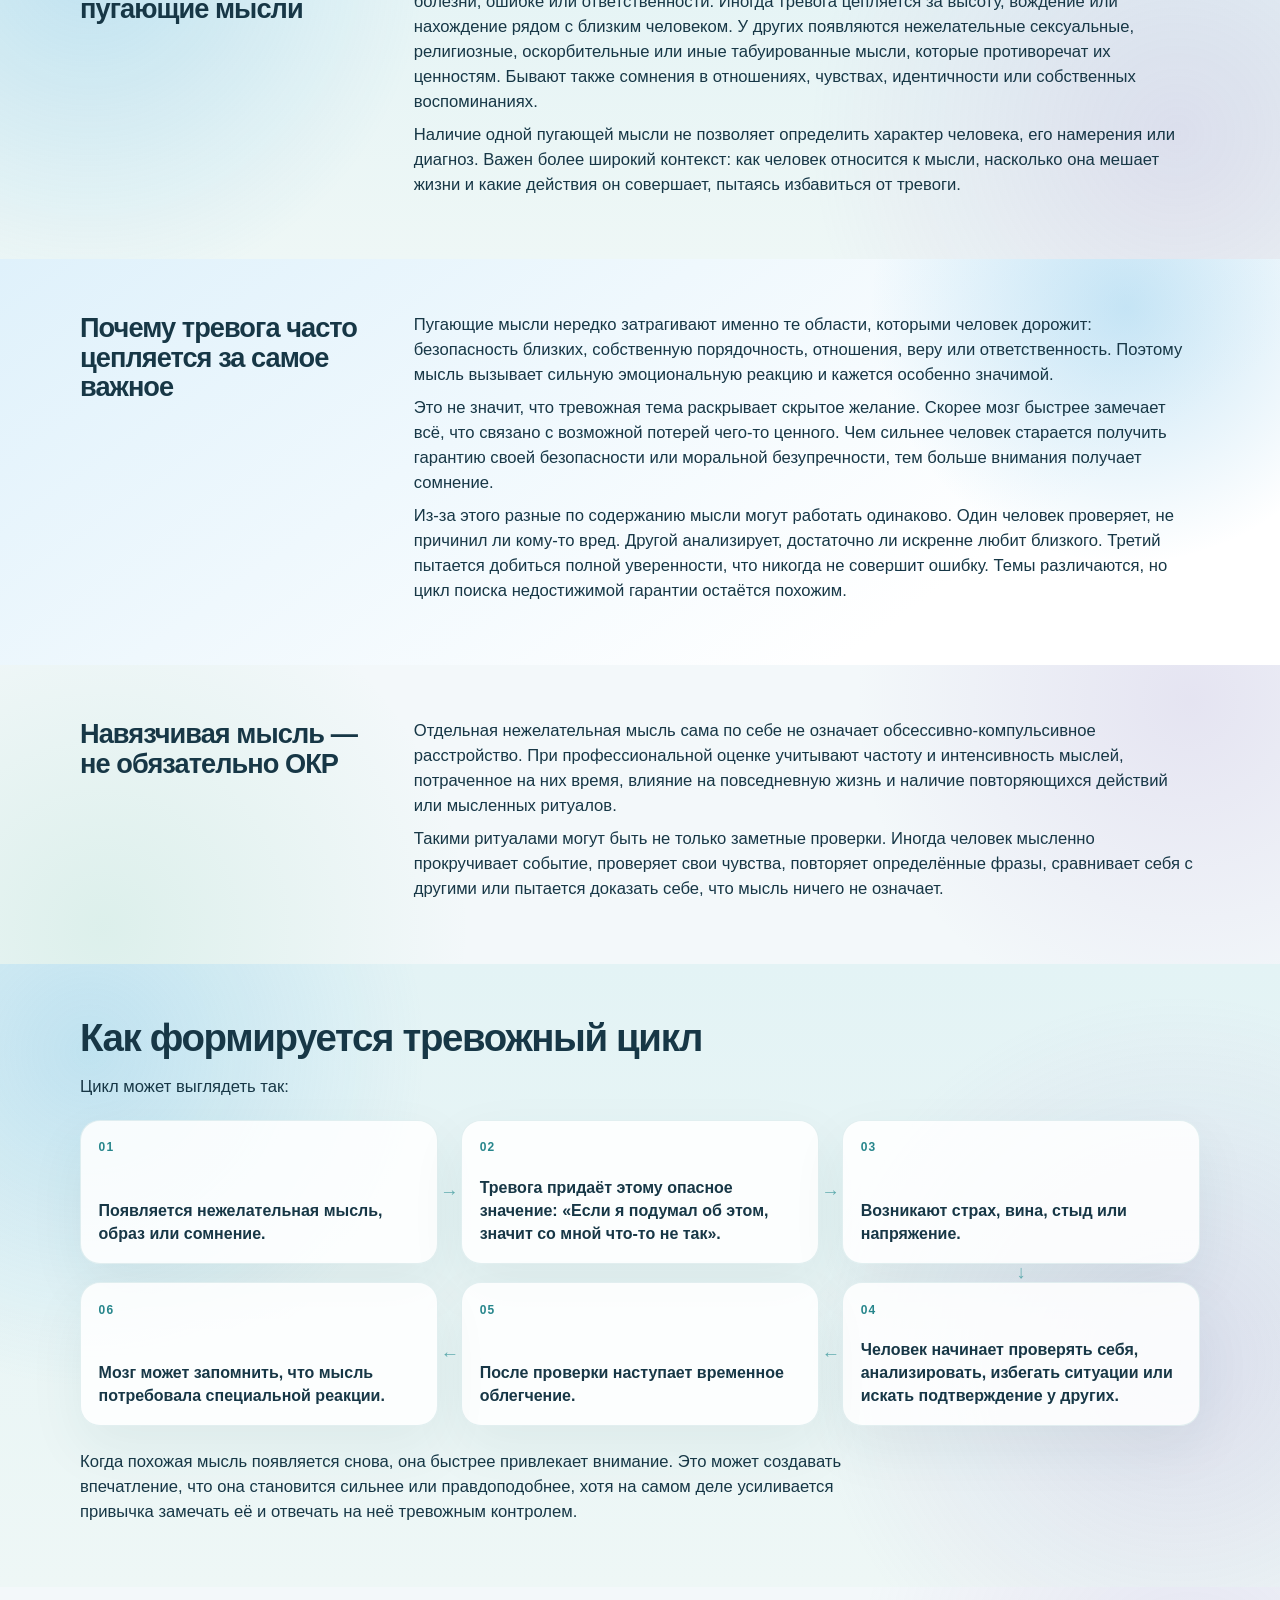
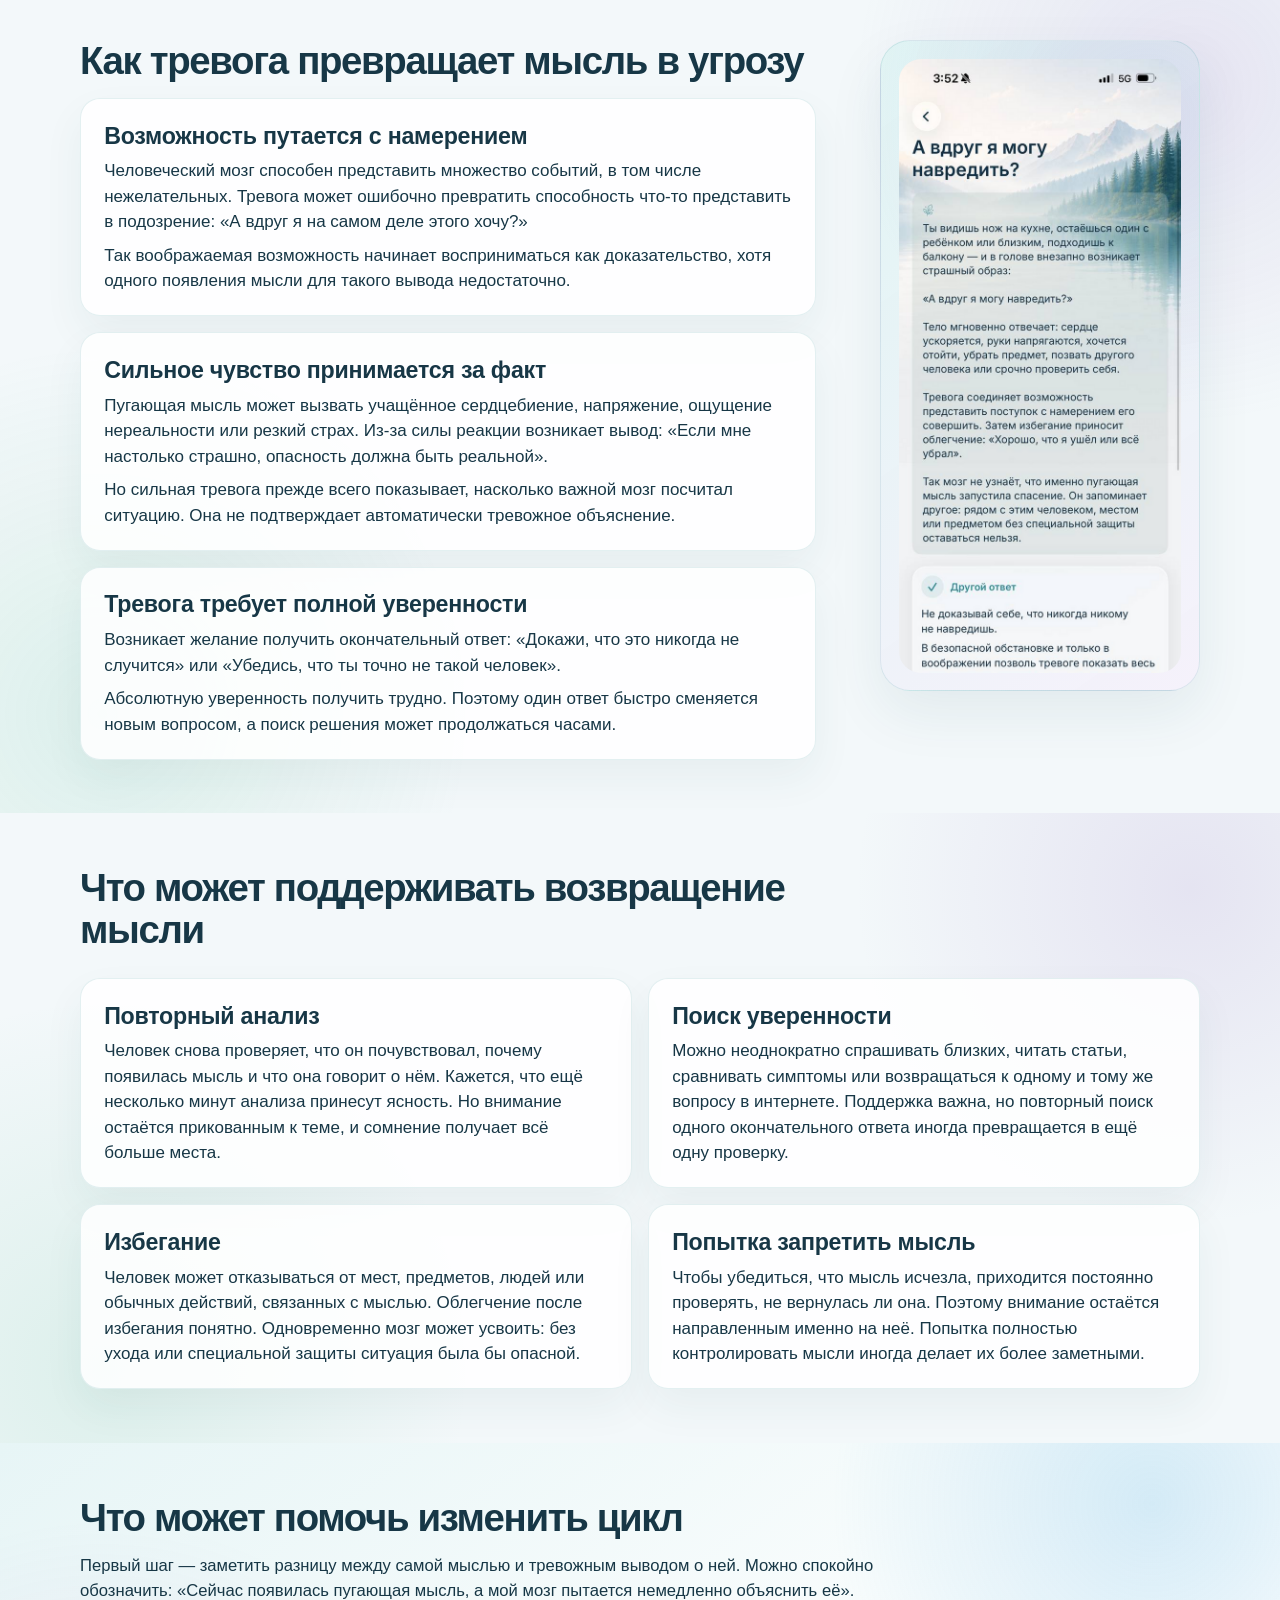
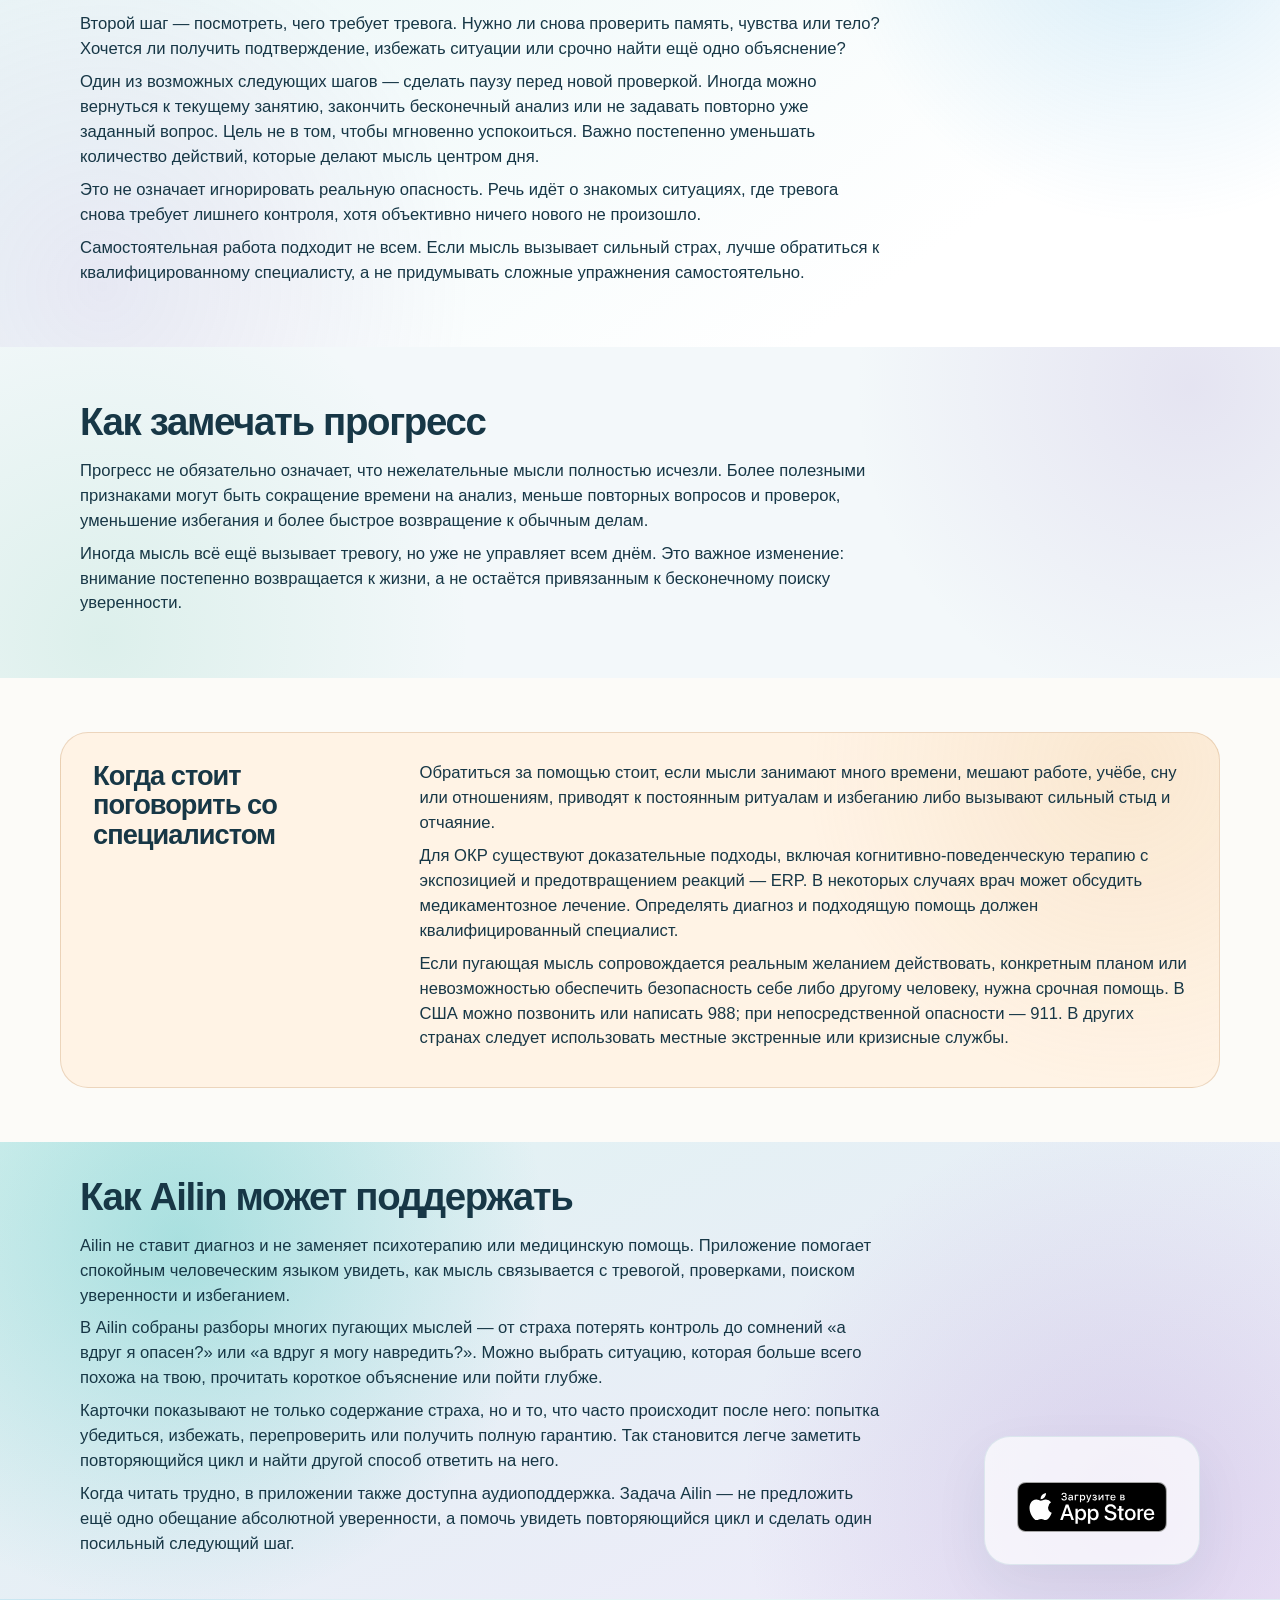
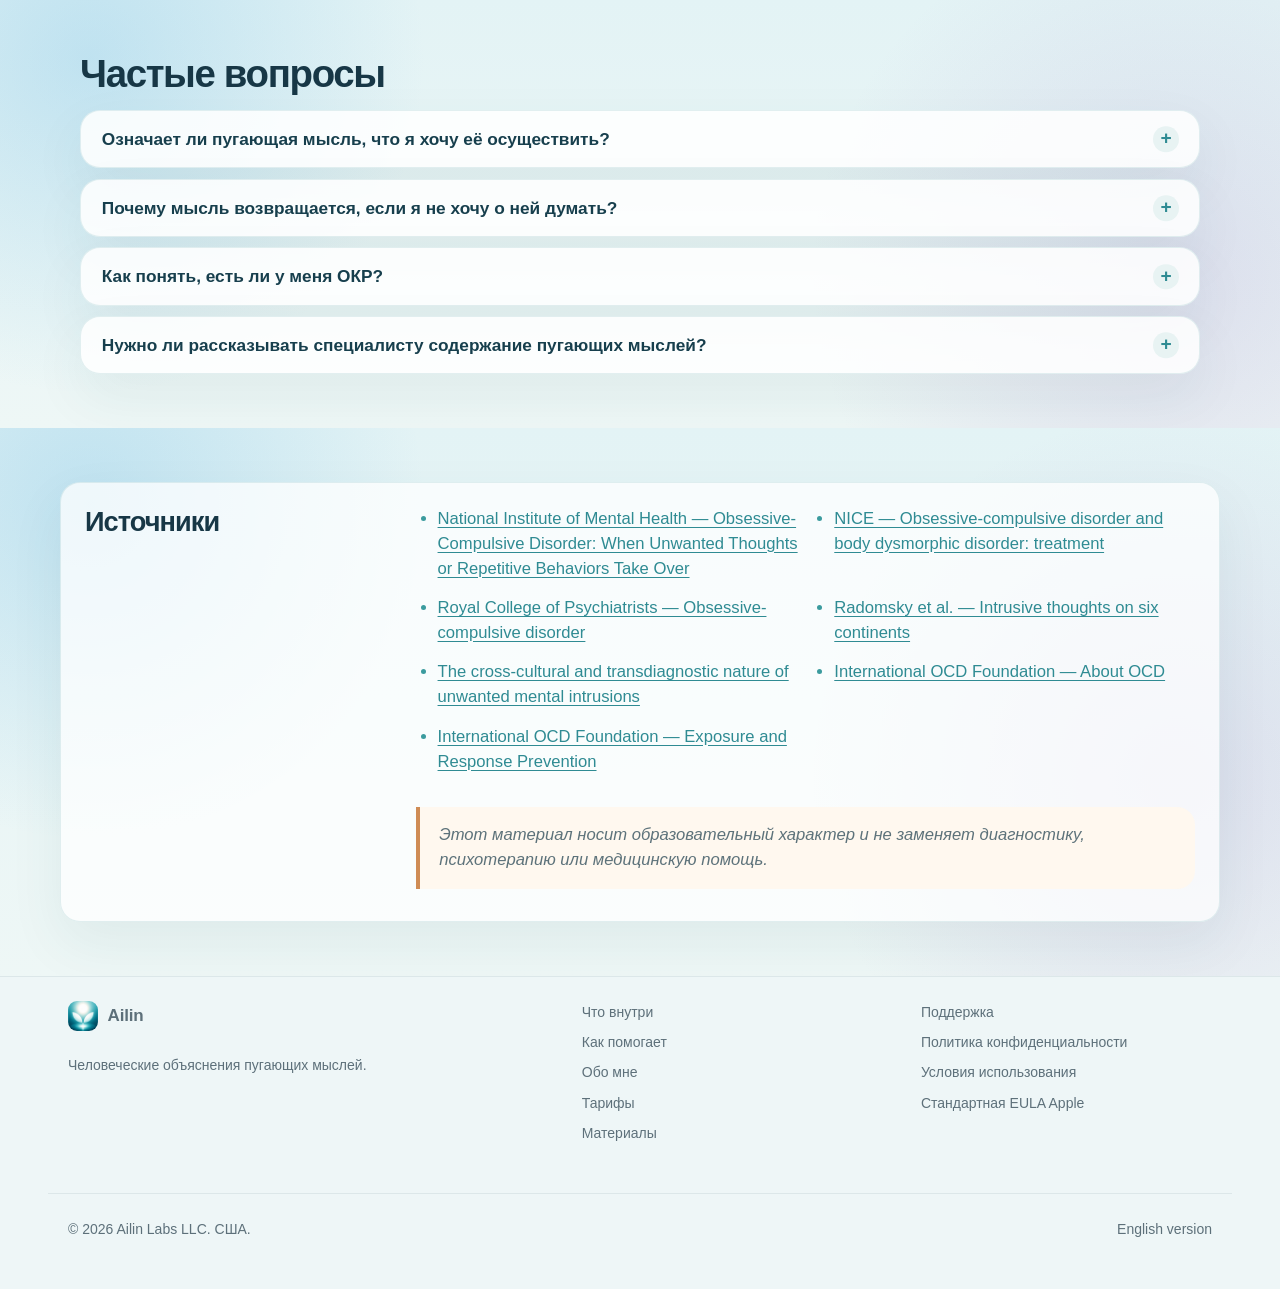
<file: ru/guides/intrusive-thoughts/index.html>
<!doctype html>
<html lang="ru">
<head>
<meta charset="utf-8">
<meta name="viewport" content="width=device-width, initial-scale=1">
<title>Навязчивые мысли: почему они пугают и возвращаются | Ailin</title>
<meta name="description" content="Почему навязчивые мысли кажутся опасными, как проверки, поиск уверенности и избегание поддерживают цикл и что может помочь изменить его.">
<link rel="canonical" href="https://ailinlabs.com/ru/guides/intrusive-thoughts/">
<link rel="alternate" hreflang="en" href="https://ailinlabs.com/guides/intrusive-thoughts/">
<link rel="alternate" hreflang="ru" href="https://ailinlabs.com/ru/guides/intrusive-thoughts/">
<link rel="alternate" hreflang="x-default" href="https://ailinlabs.com/guides/intrusive-thoughts/">
<meta name="theme-color" content="#f4f8f9">
<meta property="og:type" content="article">
<meta property="og:site_name" content="Ailin">
<meta property="og:title" content="Навязчивые мысли: почему они пугают и возвращаются | Ailin">
<meta property="og:description" content="Почему навязчивые мысли кажутся опасными, как проверки, поиск уверенности и избегание поддерживают цикл и что может помочь изменить его.">
<meta property="og:url" content="https://ailinlabs.com/ru/guides/intrusive-thoughts/">
<meta property="og:locale" content="ru_RU">
<meta property="og:locale:alternate" content="en_US">
<meta property="og:image" content="https://ailinlabs.com/assets/screens/ru-fear-of-thoughts-current.png">
<meta property="article:published_time" content="2026-09-29">
<meta property="article:modified_time" content="2026-09-29">
<meta name="twitter:card" content="summary">
<meta name="twitter:title" content="Навязчивые мысли: почему они пугают и возвращаются | Ailin">
<meta name="twitter:description" content="Почему навязчивые мысли кажутся опасными, как проверки, поиск уверенности и избегание поддерживают цикл и что может помочь изменить его.">
<meta name="twitter:image" content="https://ailinlabs.com/assets/screens/ru-fear-of-thoughts-current.png">
<link rel="icon" href="../../../assets/icon-512.png?v=20260910-v3" type="image/png" sizes="512x512">
<link rel="apple-touch-icon" href="../../../assets/apple-touch-icon.png?v=20260910-v3">
<link rel="stylesheet" href="../../../assets/styles.css?v=20260929-intrusive2">
<script type="application/ld+json">
{"@context":"https://schema.org","@type":"Article","headline":"Навязчивые мысли: почему они пугают и возвращаются","description":"Почему навязчивые мысли кажутся опасными, как проверки, поиск уверенности и избегание поддерживают цикл и что может помочь изменить его.","inLanguage":"ru","datePublished":"2026-09-29","dateModified":"2026-09-29","mainEntityOfPage":{"@type":"WebPage","@id":"https://ailinlabs.com/ru/guides/intrusive-thoughts/"},"image":"https://ailinlabs.com/assets/screens/ru-fear-of-thoughts-current.png","publisher":{"@type":"Organization","name":"Ailin Labs LLC","url":"https://ailinlabs.com/","logo":{"@type":"ImageObject","url":"https://ailinlabs.com/assets/icon-512.png"}}}
</script>
<script type="application/ld+json">
{"@context":"https://schema.org","@type":"BreadcrumbList","itemListElement":[{"@type":"ListItem","position":1,"name":"Материалы","item":"https://ailinlabs.com/ru/guides/"},{"@type":"ListItem","position":2,"name":"Навязчивые мысли","item":"https://ailinlabs.com/ru/guides/intrusive-thoughts/"}]}
</script>
</head>
<body class="guide-page guide-article-page intrusive-thoughts-page">
<a class="skip-link" href="#main">Перейти к содержанию</a>
<header class="site-header landing-header v3-header guide-header">
  <div class="wrap">
    <a class="brand" href="../../../" aria-label="Главная Ailin"><img class="brand-icon" src="../../../assets/icon-512.png" alt=""> <span>Ailin</span></a>
    <nav class="site-nav" aria-label="Основная навигация">
      <a href="../../../ru/#inside">Что внутри</a>
      <a href="../../../ru/#how">Как помогает</a>
      <a href="../../../ru/#founder">Обо мне</a>
      <a href="../../../ru/#plans">Тарифы</a>
      <a href="../" aria-current="page">Материалы</a>
      <a class="lang-switch" href="../../../guides/intrusive-thoughts/" hreflang="en" lang="en">EN</a>
      <a class="v3-nav-cta" href="https://apps.apple.com/app/id6801867435" target="_blank" rel="noopener">Скачать Ailin</a>
    </nav>
  </div>
</header>

<main id="main">
  <article>
    <header class="guide-article-hero">
      <div class="wrap">
        <nav class="guide-breadcrumbs" aria-label="Навигационная цепочка"><ol><li><a href="../">Материалы</a></li><li aria-current="page">Навязчивые мысли</li></ol></nav>
        <div class="guide-hero-grid">
          <div>
            <h1>Навязчивые мысли: почему они пугают и возвращаются</h1>
            <p class="guide-lede">Навязчивая мысль может появиться внезапно — как фраза, образ, сомнение или короткий пугающий импульс.</p>
          </div>
          <div class="guide-thoughts" aria-label="Примеры пугающих мыслей">
            <p>«А вдруг я могу навредить?»</p>
            <p>«Почему мне вообще пришло это в голову?»</p>
            <p>«А если я потеряю контроль?»</p>
          </div>
          <div class="guide-hero-close">
            <p>Особенно тяжело, когда такая мысль противоречит тому, что человеку дорого. Тогда тревога предлагает быстрый вывод: если я смог это представить, мысль, наверное, говорит обо мне что-то важное.</p>
            <p>Но появление мысли и значение, которое ей придаёт тревога, — не одно и то же. Полезнее смотреть не только на содержание мысли, но и на то, что происходит после неё: начинаются ли проверки, долгий анализ, избегание или поиск полной уверенности.</p>
          </div>
        </div>
      </div>
    </header>

    <nav class="guide-article-nav" aria-label="Содержание страницы">
      <div class="wrap">
        <a href="#short-answer">Короткий ответ</a>
        <a href="#anxiety-cycle">Как формируется тревожный цикл</a>
        <a href="#keeps-coming-back">Что может поддерживать возвращение мысли</a>
        <a href="#change-pattern">Что может помочь изменить цикл</a>
        <a href="#professional-help">Когда стоит поговорить со специалистом</a>
        <a href="#faq-title">Частые вопросы</a>
      </div>
    </nav>

    <section class="guide-section guide-section--answer intrusive-media-section" aria-labelledby="short-answer">
      <div class="wrap intrusive-media-grid">
        <div class="guide-prose">
          <h2 id="short-answer">Короткий ответ</h2>
          <p>Нежелательные мысли встречаются у многих людей. Они могут быть неприятными, странными или совершенно не похожими на обычные убеждения человека. Международные исследования показывают, что подобные мысленные вторжения встречаются и у людей без клинического диагноза.</p>
          <p>Обычно мысль становится особенно «липкой», когда человек воспринимает её как сигнал опасности и старается срочно получить точный ответ: почему она появилась, что она означает и можно ли гарантировать, что ничего плохого не произойдёт.</p>
          <p>На короткое время проверка или успокоение помогают. Но затем возникает новое сомнение — и весь поиск начинается снова.</p>
        </div>
        <figure class="intrusive-screen-panel">
          <a class="intrusive-screen-link" href="../../../assets/screens/ru-fear-of-thoughts-current.png" target="_blank" rel="noopener" aria-label="Открыть полноразмерный скриншот Ailin «Страх своих мыслей» в новой вкладке">
            <img src="../../../assets/screens/ru-fear-of-thoughts-current.png" alt="Экран Ailin с группой карточек «Страх своих мыслей»" width="1180" height="2560" loading="lazy">
          </a>
        </figure>
      </div>
    </section>

    <section class="guide-section guide-section--definition" aria-labelledby="thoughts-sound">
      <div class="wrap guide-prose">
        <h2 id="thoughts-sound">Какими бывают пугающие мысли</h2>
        <p>Содержание бывает разным. Человека могут пугать мысли о возможном вреде, потере контроля, болезни, ошибке или ответственности. Иногда тревога цепляется за высоту, вождение или нахождение рядом с близким человеком. У других появляются нежелательные сексуальные, религиозные, оскорбительные или иные табуированные мысли, которые противоречат их ценностям. Бывают также сомнения в отношениях, чувствах, идентичности или собственных воспоминаниях.</p>
        <p>Наличие одной пугающей мысли не позволяет определить характер человека, его намерения или диагноз. Важен более широкий контекст: как человек относится к мысли, насколько она мешает жизни и какие действия он совершает, пытаясь избавиться от тревоги.</p>
      </div>
    </section>

    <section class="guide-section guide-section--body" aria-labelledby="what-matters">
      <div class="wrap guide-prose">
        <h2 id="what-matters">Почему тревога часто цепляется за самое важное</h2>
        <p>Пугающие мысли нередко затрагивают именно те области, которыми человек дорожит: безопасность близких, собственную порядочность, отношения, веру или ответственность. Поэтому мысль вызывает сильную эмоциональную реакцию и кажется особенно значимой.</p>
        <p>Это не значит, что тревожная тема раскрывает скрытое желание. Скорее мозг быстрее замечает всё, что связано с возможной потерей чего-то ценного. Чем сильнее человек старается получить гарантию своей безопасности или моральной безупречности, тем больше внимания получает сомнение.</p>
        <p>Из-за этого разные по содержанию мысли могут работать одинаково. Один человек проверяет, не причинил ли кому-то вред. Другой анализирует, достаточно ли искренне любит близкого. Третий пытается добиться полной уверенности, что никогда не совершит ошибку. Темы различаются, но цикл поиска недостижимой гарантии остаётся похожим.</p>
      </div>
    </section>

    <section class="guide-section guide-section--fear" aria-labelledby="not-automatically-ocd">
      <div class="wrap guide-prose">
        <h2 id="not-automatically-ocd">Навязчивая мысль — не обязательно ОКР</h2>
        <p>Отдельная нежелательная мысль сама по себе не означает обсессивно-компульсивное расстройство. При профессиональной оценке учитывают частоту и интенсивность мыслей, потраченное на них время, влияние на повседневную жизнь и наличие повторяющихся действий или мысленных ритуалов.</p>
        <p>Такими ритуалами могут быть не только заметные проверки. Иногда человек мысленно прокручивает событие, проверяет свои чувства, повторяет определённые фразы, сравнивает себя с другими или пытается доказать себе, что мысль ничего не означает.</p>
      </div>
    </section>

    <section class="guide-section guide-section--answer guide-section--cycle" aria-labelledby="anxiety-cycle">
      <div class="wrap guide-prose">
        <h2 id="anxiety-cycle">Как формируется тревожный цикл</h2>
        <p>Цикл может выглядеть так:</p>
        <ol class="guide-cycle intrusive-cycle" aria-label="Цикл навязчивой мысли">
          <li><span>01</span><strong>Появляется нежелательная мысль, образ или сомнение.</strong></li>
          <li><span>02</span><strong>Тревога придаёт этому опасное значение: «Если я подумал об этом, значит со мной что-то не так».</strong></li>
          <li><span>03</span><strong>Возникают страх, вина, стыд или напряжение.</strong></li>
          <li><span>04</span><strong>Человек начинает проверять себя, анализировать, избегать ситуации или искать подтверждение у других.</strong></li>
          <li><span>05</span><strong>После проверки наступает временное облегчение.</strong></li>
          <li><span>06</span><strong>Мозг может запомнить, что мысль потребовала специальной реакции.</strong></li>
        </ol>
        <p>Когда похожая мысль появляется снова, она быстрее привлекает внимание. Это может создавать впечатление, что она становится сильнее или правдоподобнее, хотя на самом деле усиливается привычка замечать её и отвечать на неё тревожным контролем.</p>
      </div>
    </section>

    <section class="guide-section guide-section--example intrusive-threat-section" aria-labelledby="thought-into-threat">
      <div class="wrap intrusive-threat-grid">
        <div class="guide-prose intrusive-concept-stack">
          <h2 id="thought-into-threat">Как тревога превращает мысль в угрозу</h2>
          <section>
            <h3>Возможность путается с намерением</h3>
            <p>Человеческий мозг способен представить множество событий, в том числе нежелательных. Тревога может ошибочно превратить способность что-то представить в подозрение: «А вдруг я на самом деле этого хочу?»</p>
            <p>Так воображаемая возможность начинает восприниматься как доказательство, хотя одного появления мысли для такого вывода недостаточно.</p>
          </section>
          <section>
            <h3>Сильное чувство принимается за факт</h3>
            <p>Пугающая мысль может вызвать учащённое сердцебиение, напряжение, ощущение нереальности или резкий страх. Из-за силы реакции возникает вывод: «Если мне настолько страшно, опасность должна быть реальной».</p>
            <p>Но сильная тревога прежде всего показывает, насколько важной мозг посчитал ситуацию. Она не подтверждает автоматически тревожное объяснение.</p>
          </section>
          <section>
            <h3>Тревога требует полной уверенности</h3>
            <p>Возникает желание получить окончательный ответ: «Докажи, что это никогда не случится» или «Убедись, что ты точно не такой человек».</p>
            <p>Абсолютную уверенность получить трудно. Поэтому один ответ быстро сменяется новым вопросом, а поиск решения может продолжаться часами.</p>
          </section>
        </div>
        <figure class="intrusive-screen-panel intrusive-screen-panel--card">
          <a class="intrusive-screen-link" href="../../../assets/screens/ru-thought-harm-current.png" target="_blank" rel="noopener" aria-label="Открыть полноразмерный скриншот Ailin с объяснением страха причинить вред в новой вкладке">
            <img src="../../../assets/screens/ru-thought-harm-current.png" alt="Карточка Ailin о страхе причинить вред себе или другому человеку" width="1180" height="2560" loading="lazy">
          </a>
        </figure>
      </div>
    </section>

    <section class="guide-section guide-section--checking" aria-labelledby="keeps-coming-back">
      <div class="wrap guide-prose">
        <h2 id="keeps-coming-back">Что может поддерживать возвращение мысли</h2>
        <div class="intrusive-factor-grid">
          <section>
            <h3>Повторный анализ</h3>
            <p>Человек снова проверяет, что он почувствовал, почему появилась мысль и что она говорит о нём. Кажется, что ещё несколько минут анализа принесут ясность. Но внимание остаётся прикованным к теме, и сомнение получает всё больше места.</p>
          </section>
          <section>
            <h3>Поиск уверенности</h3>
            <p>Можно неоднократно спрашивать близких, читать статьи, сравнивать симптомы или возвращаться к одному и тому же вопросу в интернете. Поддержка важна, но повторный поиск одного окончательного ответа иногда превращается в ещё одну проверку.</p>
          </section>
          <section>
            <h3>Избегание</h3>
            <p>Человек может отказываться от мест, предметов, людей или обычных действий, связанных с мыслью. Облегчение после избегания понятно. Одновременно мозг может усвоить: без ухода или специальной защиты ситуация была бы опасной.</p>
          </section>
          <section>
            <h3>Попытка запретить мысль</h3>
            <p>Чтобы убедиться, что мысль исчезла, приходится постоянно проверять, не вернулась ли она. Поэтому внимание остаётся направленным именно на неё. Попытка полностью контролировать мысли иногда делает их более заметными.</p>
          </section>
        </div>
      </div>
    </section>

    <section class="guide-section guide-section--action" aria-labelledby="change-pattern">
      <div class="wrap guide-prose">
        <h2 id="change-pattern">Что может помочь изменить цикл</h2>
        <p>Первый шаг — заметить разницу между самой мыслью и тревожным выводом о ней. Можно спокойно обозначить: «Сейчас появилась пугающая мысль, а мой мозг пытается немедленно объяснить её».</p>
        <p>Второй шаг — посмотреть, чего требует тревога. Нужно ли снова проверить память, чувства или тело? Хочется ли получить подтверждение, избежать ситуации или срочно найти ещё одно объяснение?</p>
        <p>Один из возможных следующих шагов — сделать паузу перед новой проверкой. Иногда можно вернуться к текущему занятию, закончить бесконечный анализ или не задавать повторно уже заданный вопрос. Цель не в том, чтобы мгновенно успокоиться. Важно постепенно уменьшать количество действий, которые делают мысль центром дня.</p>
        <p>Это не означает игнорировать реальную опасность. Речь идёт о знакомых ситуациях, где тревога снова требует лишнего контроля, хотя объективно ничего нового не произошло.</p>
        <p>Самостоятельная работа подходит не всем. Если мысль вызывает сильный страх, лучше обратиться к квалифицированному специалисту, а не придумывать сложные упражнения самостоятельно.</p>
      </div>
    </section>

    <section class="guide-section guide-section--maintains" aria-labelledby="recognize-progress">
      <div class="wrap guide-prose">
        <h2 id="recognize-progress">Как замечать прогресс</h2>
        <p>Прогресс не обязательно означает, что нежелательные мысли полностью исчезли. Более полезными признаками могут быть сокращение времени на анализ, меньше повторных вопросов и проверок, уменьшение избегания и более быстрое возвращение к обычным делам.</p>
        <p>Иногда мысль всё ещё вызывает тревогу, но уже не управляет всем днём. Это важное изменение: внимание постепенно возвращается к жизни, а не остаётся привязанным к бесконечному поиску уверенности.</p>
      </div>
    </section>

    <section class="guide-section guide-section--safety" aria-labelledby="professional-help">
      <div class="wrap guide-prose">
        <h2 id="professional-help">Когда стоит поговорить со специалистом</h2>
        <p>Обратиться за помощью стоит, если мысли занимают много времени, мешают работе, учёбе, сну или отношениям, приводят к постоянным ритуалам и избеганию либо вызывают сильный стыд и отчаяние.</p>
        <p>Для ОКР существуют доказательные подходы, включая когнитивно-поведенческую терапию с экспозицией и предотвращением реакций — ERP. В некоторых случаях врач может обсудить медикаментозное лечение. Определять диагноз и подходящую помощь должен квалифицированный специалист.</p>
        <p>Если пугающая мысль сопровождается реальным желанием действовать, конкретным планом или невозможностью обеспечить безопасность себе либо другому человеку, нужна срочная помощь. В США можно позвонить или написать 988; при непосредственной опасности — 911. В других странах следует использовать местные экстренные или кризисные службы.</p>
      </div>
    </section>

    <section class="guide-product-story intrusive-product-story" aria-labelledby="ailin-support">
      <div class="wrap intrusive-product-grid">
        <div class="guide-prose">
          <h2 id="ailin-support">Как Ailin может поддержать</h2>
          <p>Ailin не ставит диагноз и не заменяет психотерапию или медицинскую помощь. Приложение помогает спокойным человеческим языком увидеть, как мысль связывается с тревогой, проверками, поиском уверенности и избеганием.</p>
          <p>В Ailin собраны разборы многих пугающих мыслей — от страха потерять контроль до сомнений «а вдруг я опасен?» или «а вдруг я могу навредить?». Можно выбрать ситуацию, которая больше всего похожа на твою, прочитать короткое объяснение или пойти глубже.</p>
          <p>Карточки показывают не только содержание страха, но и то, что часто происходит после него: попытка убедиться, избежать, перепроверить или получить полную гарантию. Так становится легче заметить повторяющийся цикл и найти другой способ ответить на него.</p>
          <p>Когда читать трудно, в приложении также доступна аудиоподдержка. Задача Ailin — не предложить ещё одно обещание абсолютной уверенности, а помочь увидеть повторяющийся цикл и сделать один посильный следующий шаг.</p>
        </div>
        <div class="intrusive-download-panel">
          <a class="guide-app-badge" href="https://apps.apple.com/app/id6801867435" target="_blank" rel="noopener" aria-label="Загрузить Ailin в App Store"><img src="../../../assets/download-on-app-store-ru.svg" alt="Загрузите в App Store" width="120" height="40"></a>
        </div>
      </div>
    </section>

    <section class="guide-section guide-faq" aria-labelledby="faq-title">
      <div class="wrap guide-prose guide-faq-list">
        <h2 id="faq-title">Частые вопросы</h2>
        <details aria-labelledby="faq-action">
          <summary id="faq-action">Означает ли пугающая мысль, что я хочу её осуществить?</summary>
          <div class="guide-faq-answer"><p>Одна автоматическая мысль сама по себе не определяет желание или намерение. Важны более широкий контекст, отношение к мысли и реальные действия. Если есть сомнения в безопасности своей или другого человека, следует без промедления обратиться за профессиональной помощью.</p></div>
        </details>
        <details aria-labelledby="faq-return">
          <summary id="faq-return">Почему мысль возвращается, если я не хочу о ней думать?</summary>
          <div class="guide-faq-answer"><p>Тревога заставляет внимательно отслеживать, не появилась ли мысль снова. Проверки, анализ и попытки полностью её исключить могут удерживать внимание на той же теме.</p></div>
        </details>
        <details aria-labelledby="faq-ocd">
          <summary id="faq-ocd">Как понять, есть ли у меня ОКР?</summary>
          <div class="guide-faq-answer"><p>По одной мысли диагноз поставить нельзя. Для оценки важны частота, страдание, влияние на жизнь, повторяющиеся действия и мысленные ритуалы. Диагноз может поставить только квалифицированный специалист.</p></div>
        </details>
        <details aria-labelledby="faq-professional">
          <summary id="faq-professional">Нужно ли рассказывать специалисту содержание пугающих мыслей?</summary>
          <div class="guide-faq-answer"><p>Специалисты, знакомые с ОКР и навязчивыми мыслями, работают и с темами, вызывающими стыд. Честное описание мысли и последующих проверок помогает точнее понять весь цикл. Если один специалист реагирует непонимающе, можно искать человека с опытом работы именно с ОКР и ERP.</p></div>
        </details>
      </div>
    </section>

    <section class="guide-section guide-sources" aria-labelledby="sources-title">
      <div class="wrap guide-prose guide-sources-card">
        <h2 id="sources-title">Источники</h2>
        <ul>
          <li><a href="https://www.nimh.nih.gov/health/publications/obsessive-compulsive-disorder-when-unwanted-thoughts-or-repetitive-behaviors-take-over" target="_blank" rel="noopener">National Institute of Mental Health — Obsessive-Compulsive Disorder: When Unwanted Thoughts or Repetitive Behaviors Take Over</a></li>
          <li><a href="https://www.nice.org.uk/guidance/cg31/chapter/Recommendations" target="_blank" rel="noopener">NICE — Obsessive-compulsive disorder and body dysmorphic disorder: treatment</a></li>
          <li><a href="https://www.rcpsych.ac.uk/mental-health/mental-illnesses-and-mental-health-problems/obsessive-compulsive-disorder" target="_blank" rel="noopener">Royal College of Psychiatrists — Obsessive-compulsive disorder</a></li>
          <li><a href="https://doi.org/10.1016/j.jocrd.2013.09.002" target="_blank" rel="noopener">Radomsky et al. — Intrusive thoughts on six continents</a></li>
          <li><a href="https://pmc.ncbi.nlm.nih.gov/articles/PMC6517647/" target="_blank" rel="noopener">The cross-cultural and transdiagnostic nature of unwanted mental intrusions</a></li>
          <li><a href="https://iocdf.org/about-ocd/" target="_blank" rel="noopener">International OCD Foundation — About OCD</a></li>
          <li><a href="https://iocdf.org/about-ocd/treatment/erp/" target="_blank" rel="noopener">International OCD Foundation — Exposure and Response Prevention</a></li>
        </ul>
        <p class="guide-disclaimer"><em>Этот материал носит образовательный характер и не заменяет диагностику, психотерапию или медицинскую помощь.</em></p>
      </div>
    </section>
  </article>
</main>

<footer class="site-footer landing-footer v3-footer guide-footer">
  <div class="wrap footer-grid"><div><a class="brand" href="../../../ru/"><img class="brand-icon" src="../../../assets/icon-512.png" alt=""> Ailin</a><p>Человеческие объяснения пугающих мыслей.</p></div><nav aria-label="Разделы сайта"><a href="../../../ru/#inside">Что внутри</a><a href="../../../ru/#how">Как помогает</a><a href="../../../ru/#founder">Обо мне</a><a href="../../../ru/#plans">Тарифы</a><a href="../">Материалы</a></nav><nav aria-label="Юридическая информация и поддержка"><a href="../../../ru/support.html">Поддержка</a><a href="../../../ru/privacy.html">Политика конфиденциальности</a><a href="../../../ru/terms.html">Условия использования</a><a href="https://www.apple.com/legal/internet-services/itunes/dev/stdeula/" rel="noopener">Стандартная EULA Apple</a></nav></div>
  <div class="wrap footer-bottom"><p>&copy; 2026 Ailin Labs LLC. США.</p><a href="../../../guides/intrusive-thoughts/" hreflang="en" lang="en">English version</a></div>
</footer>
</body>
</html>
</file>
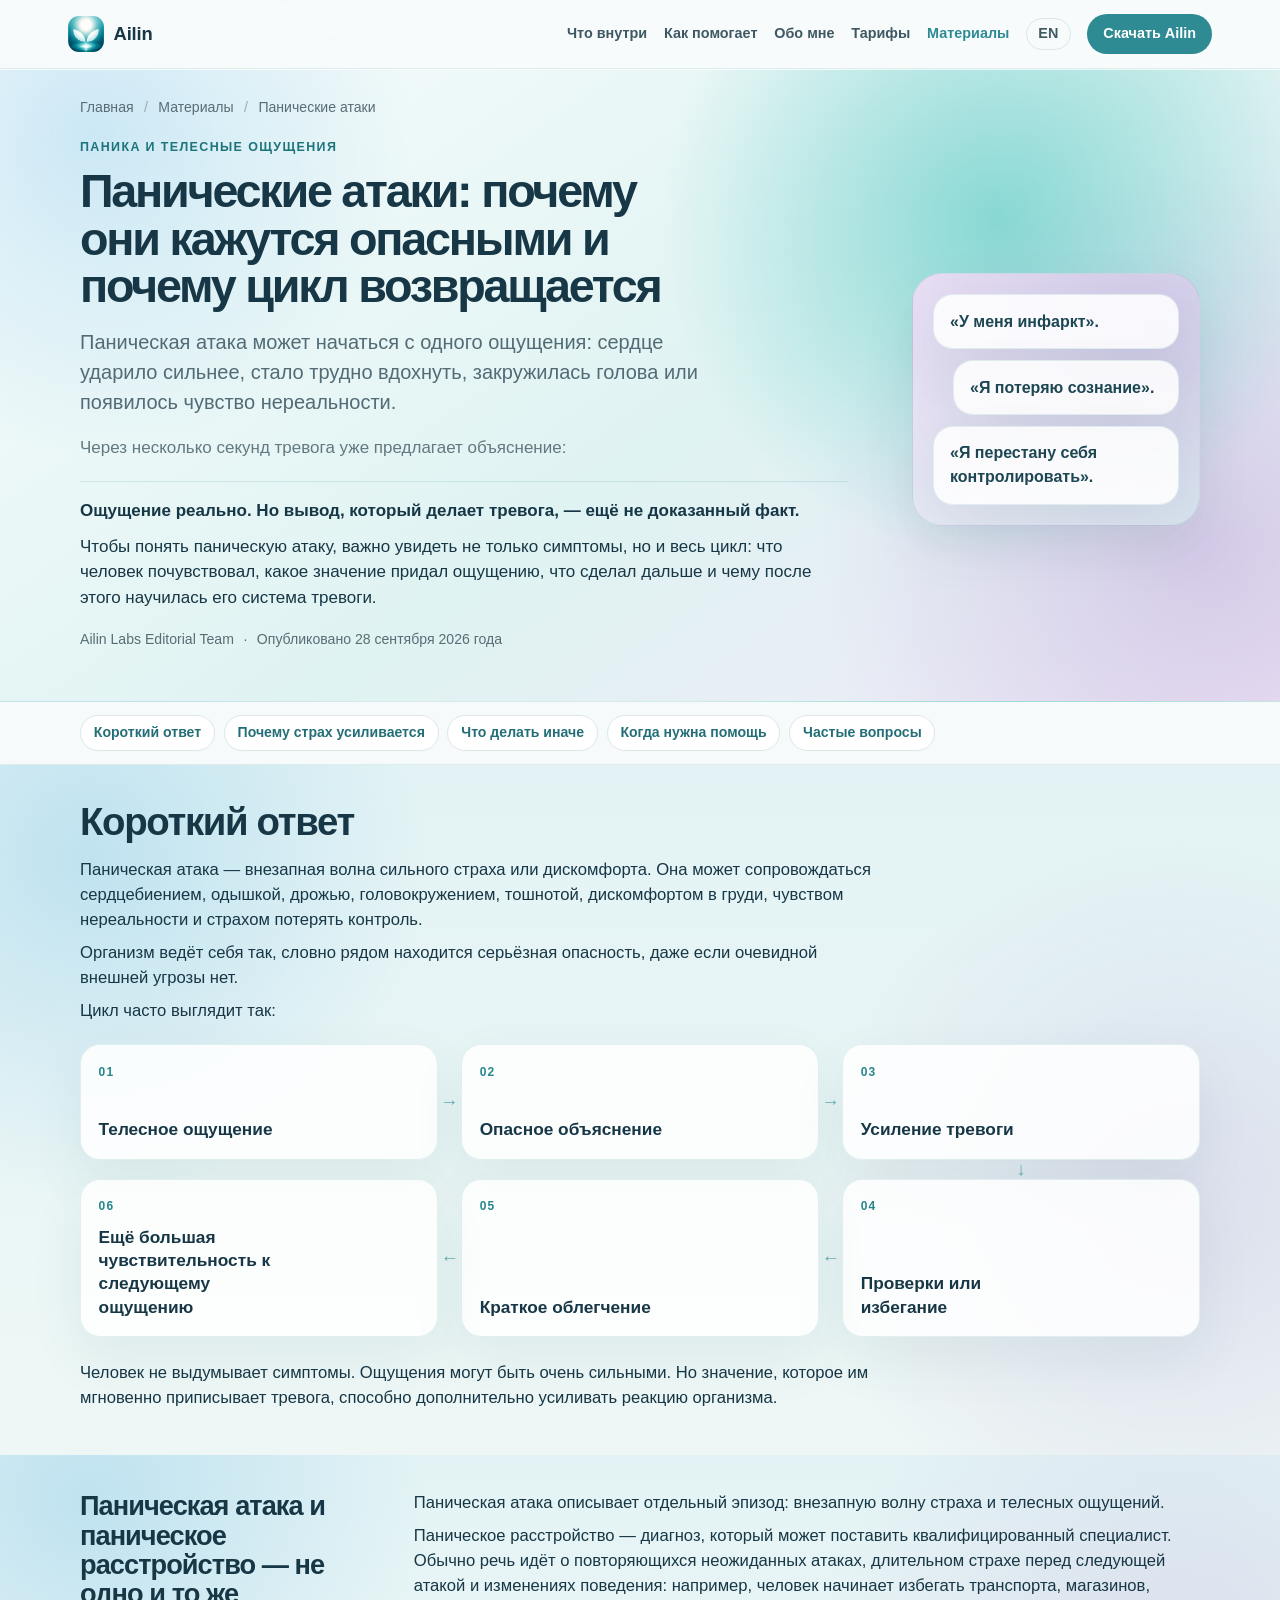
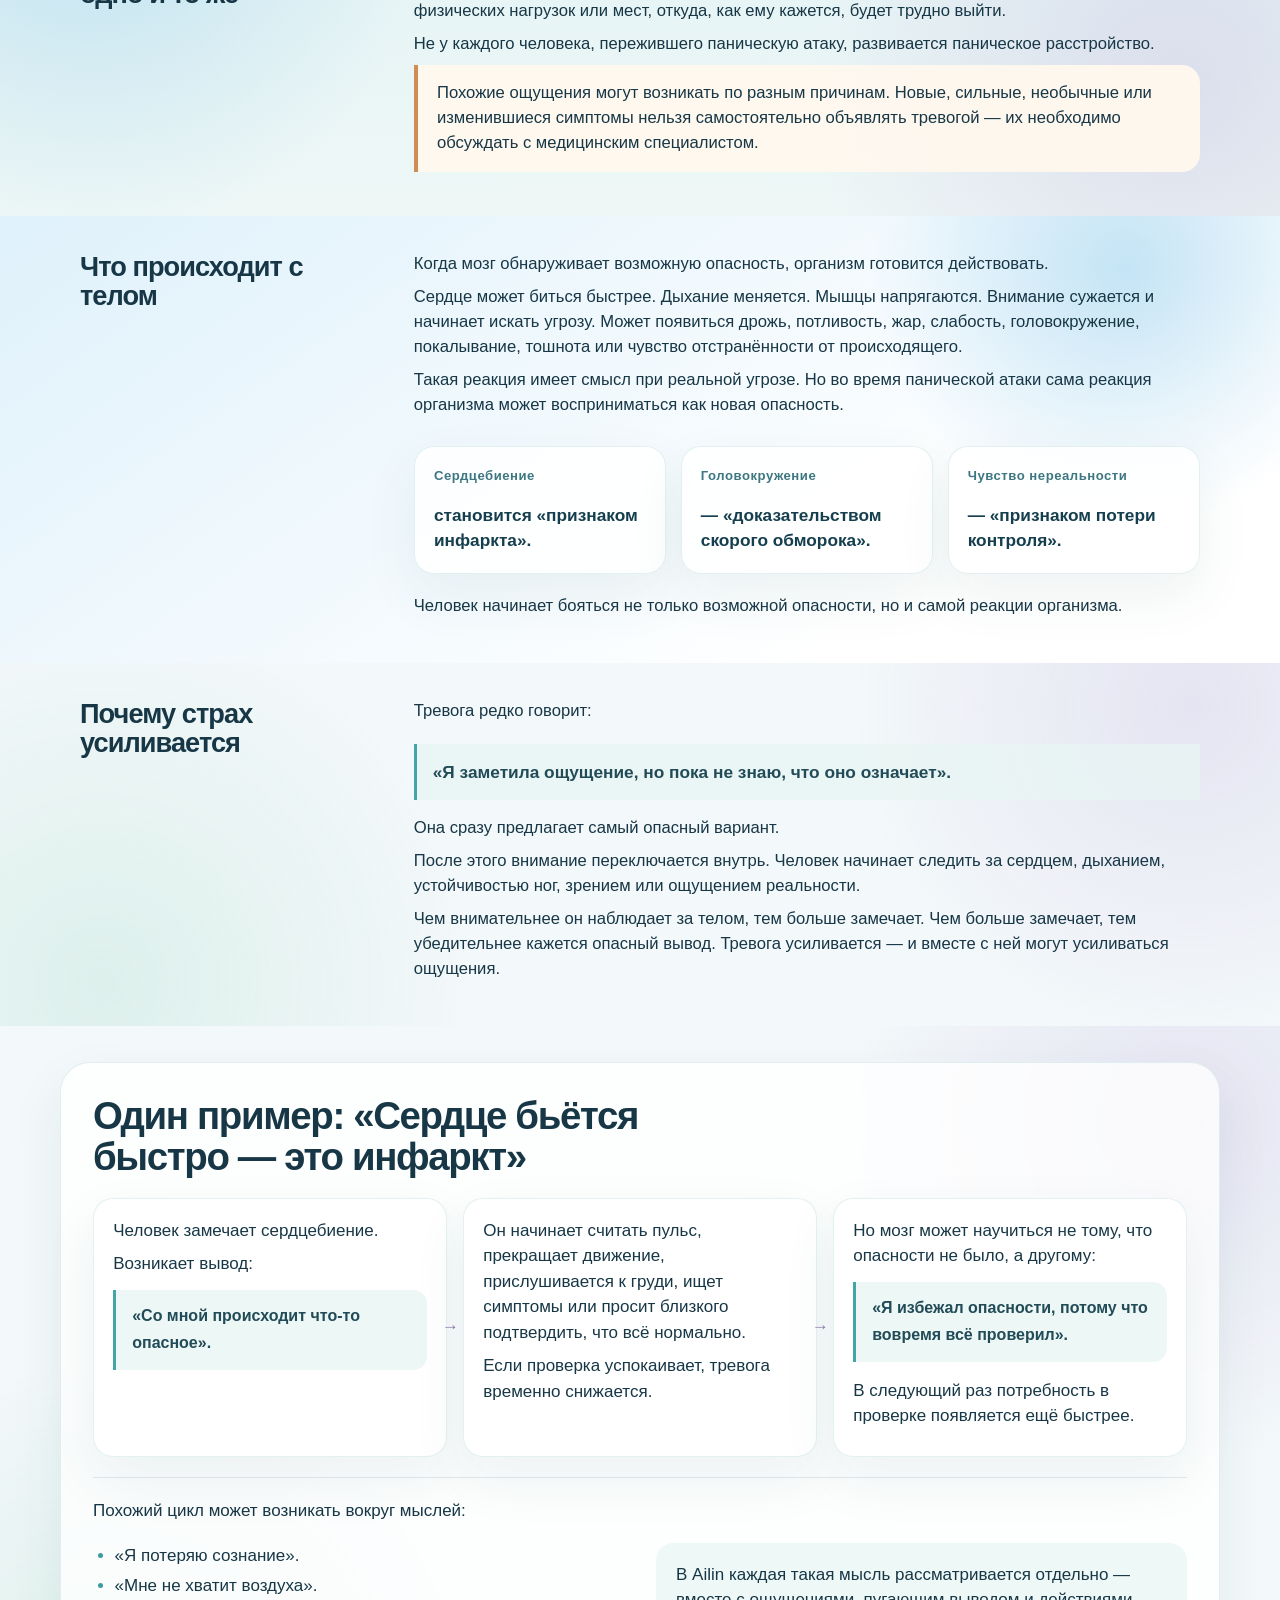
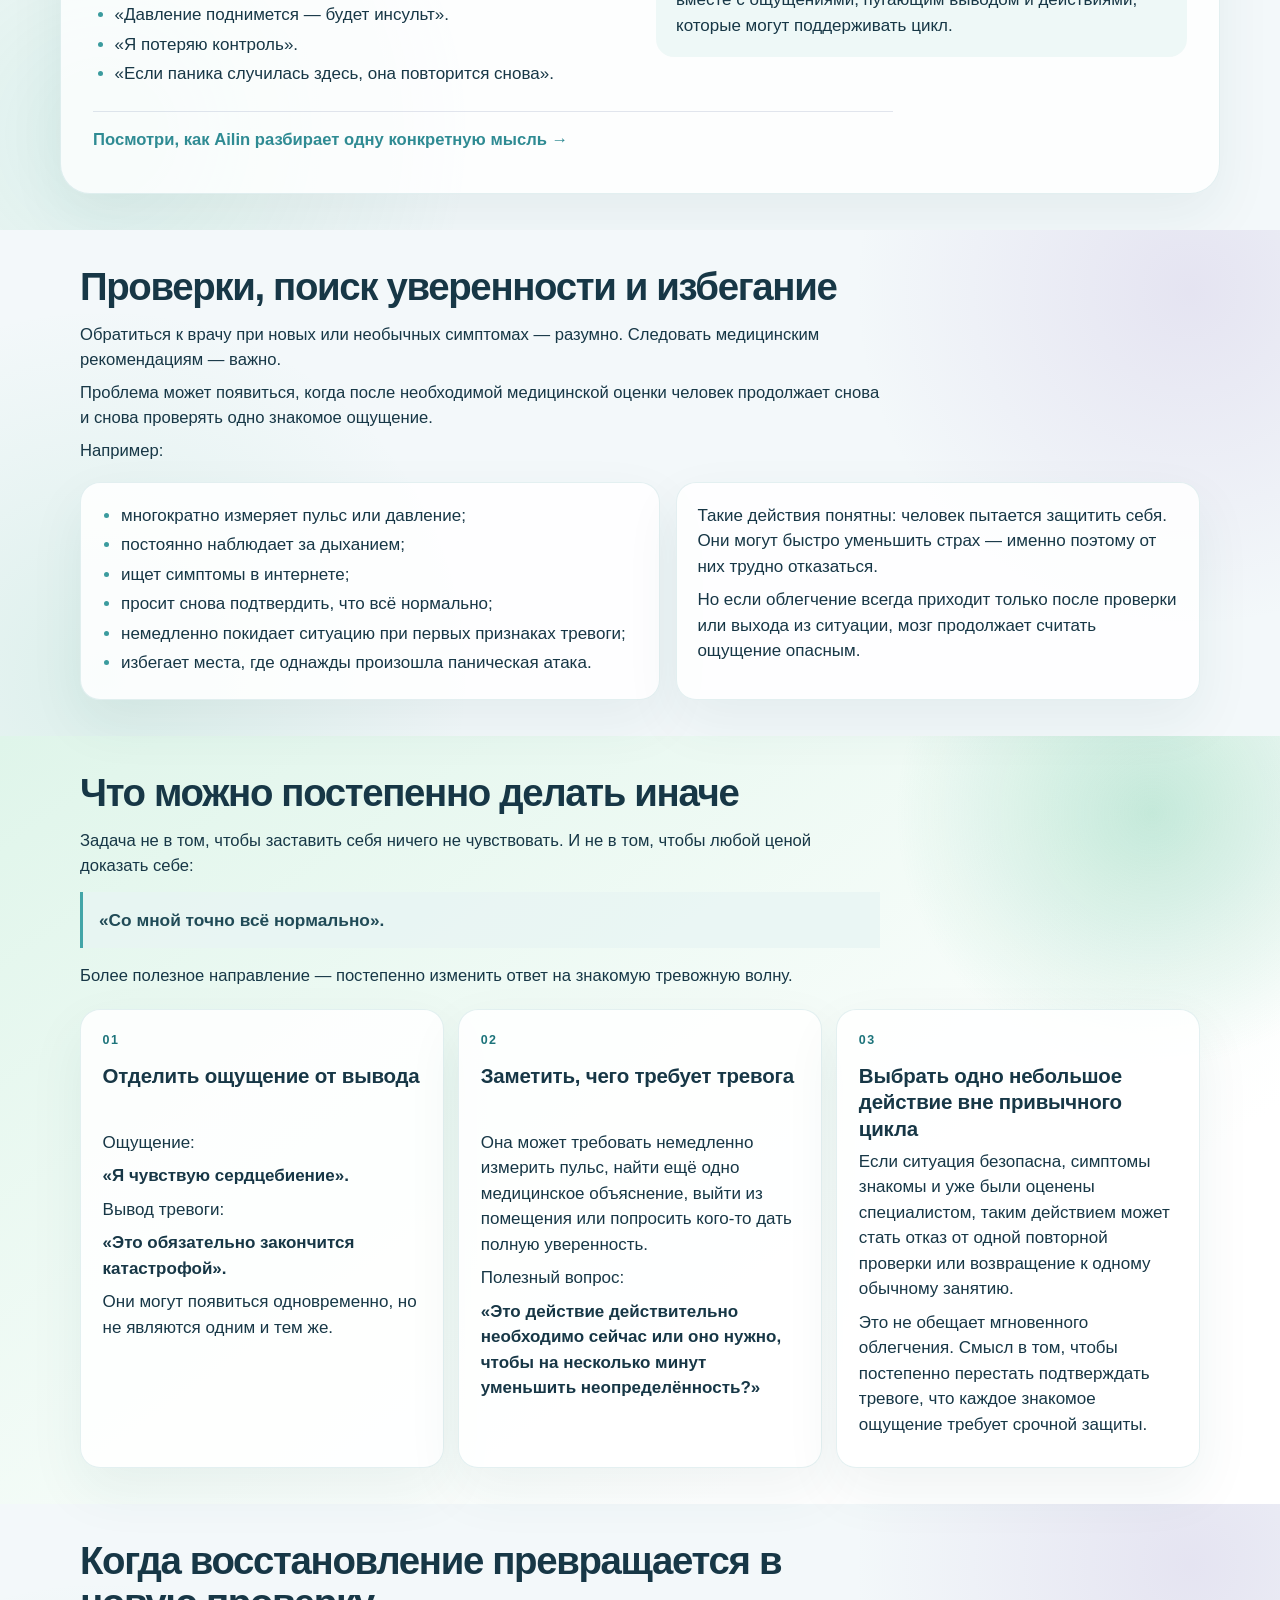
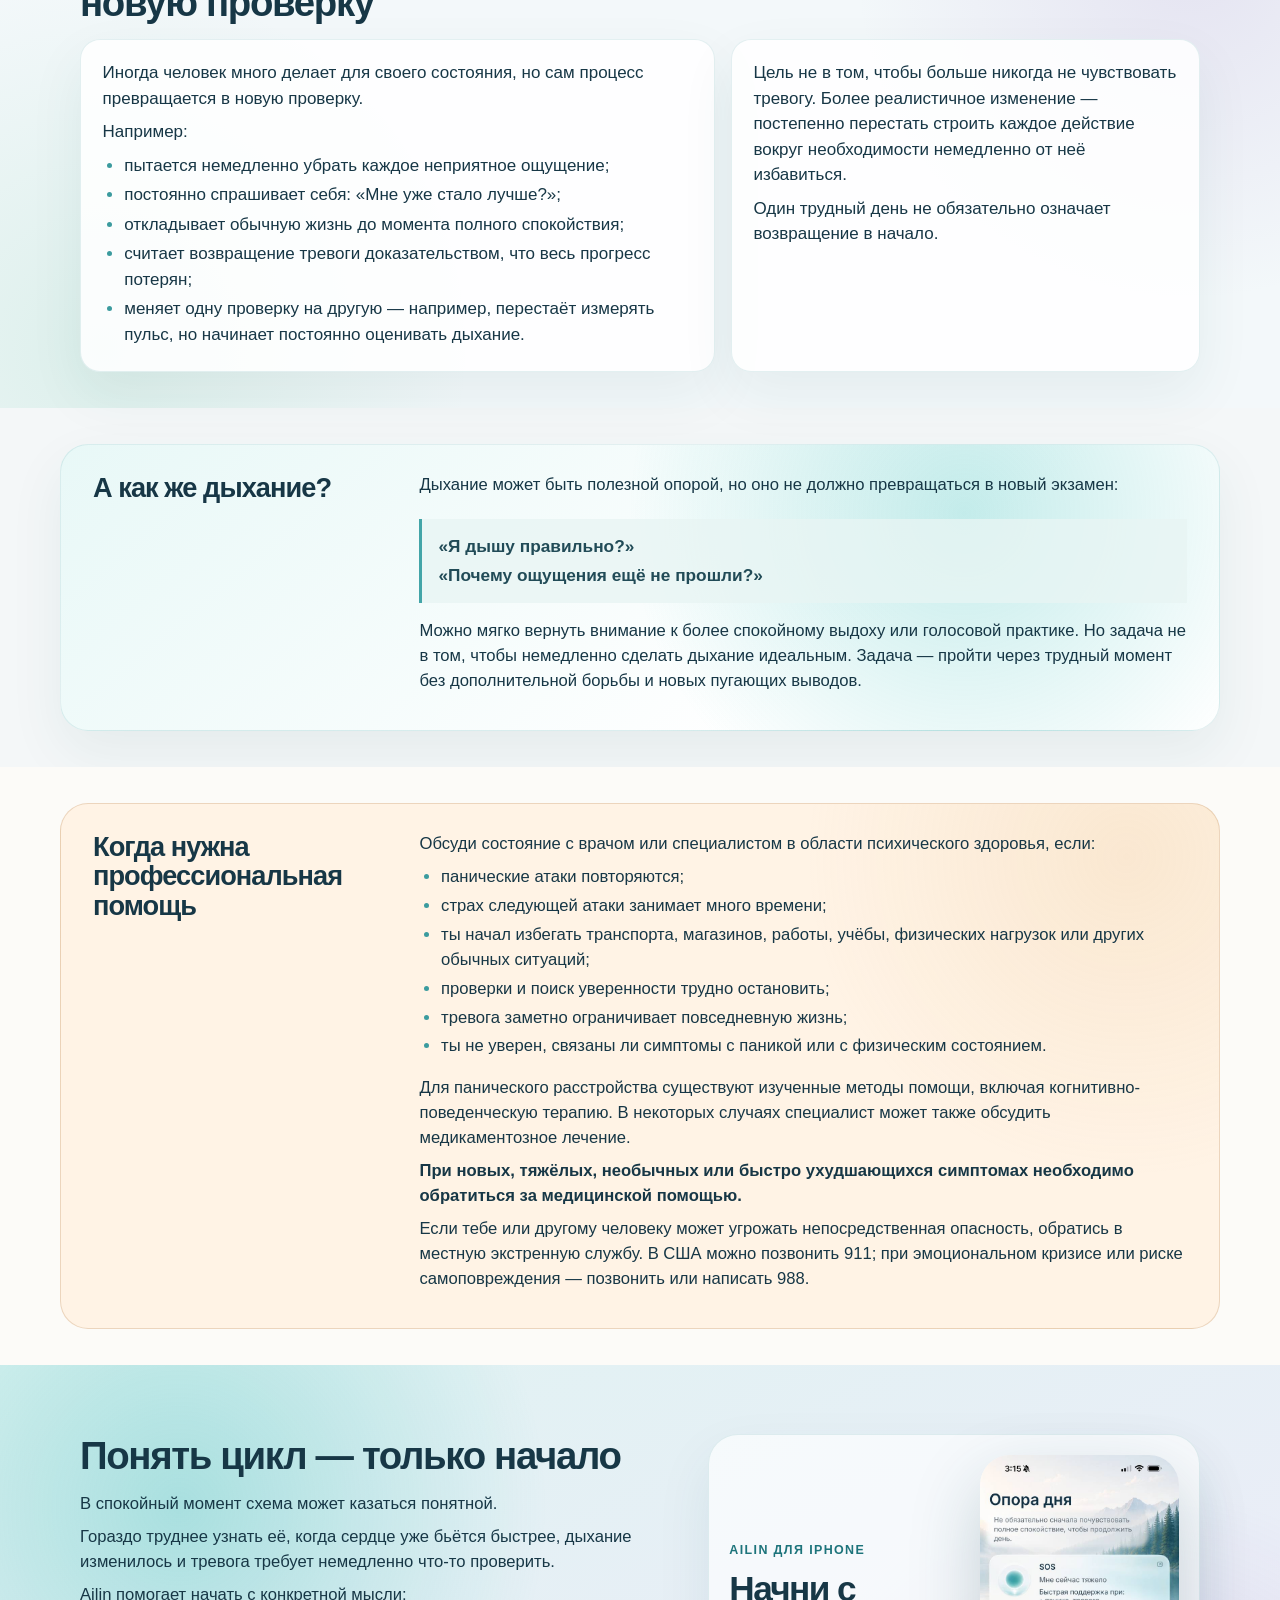
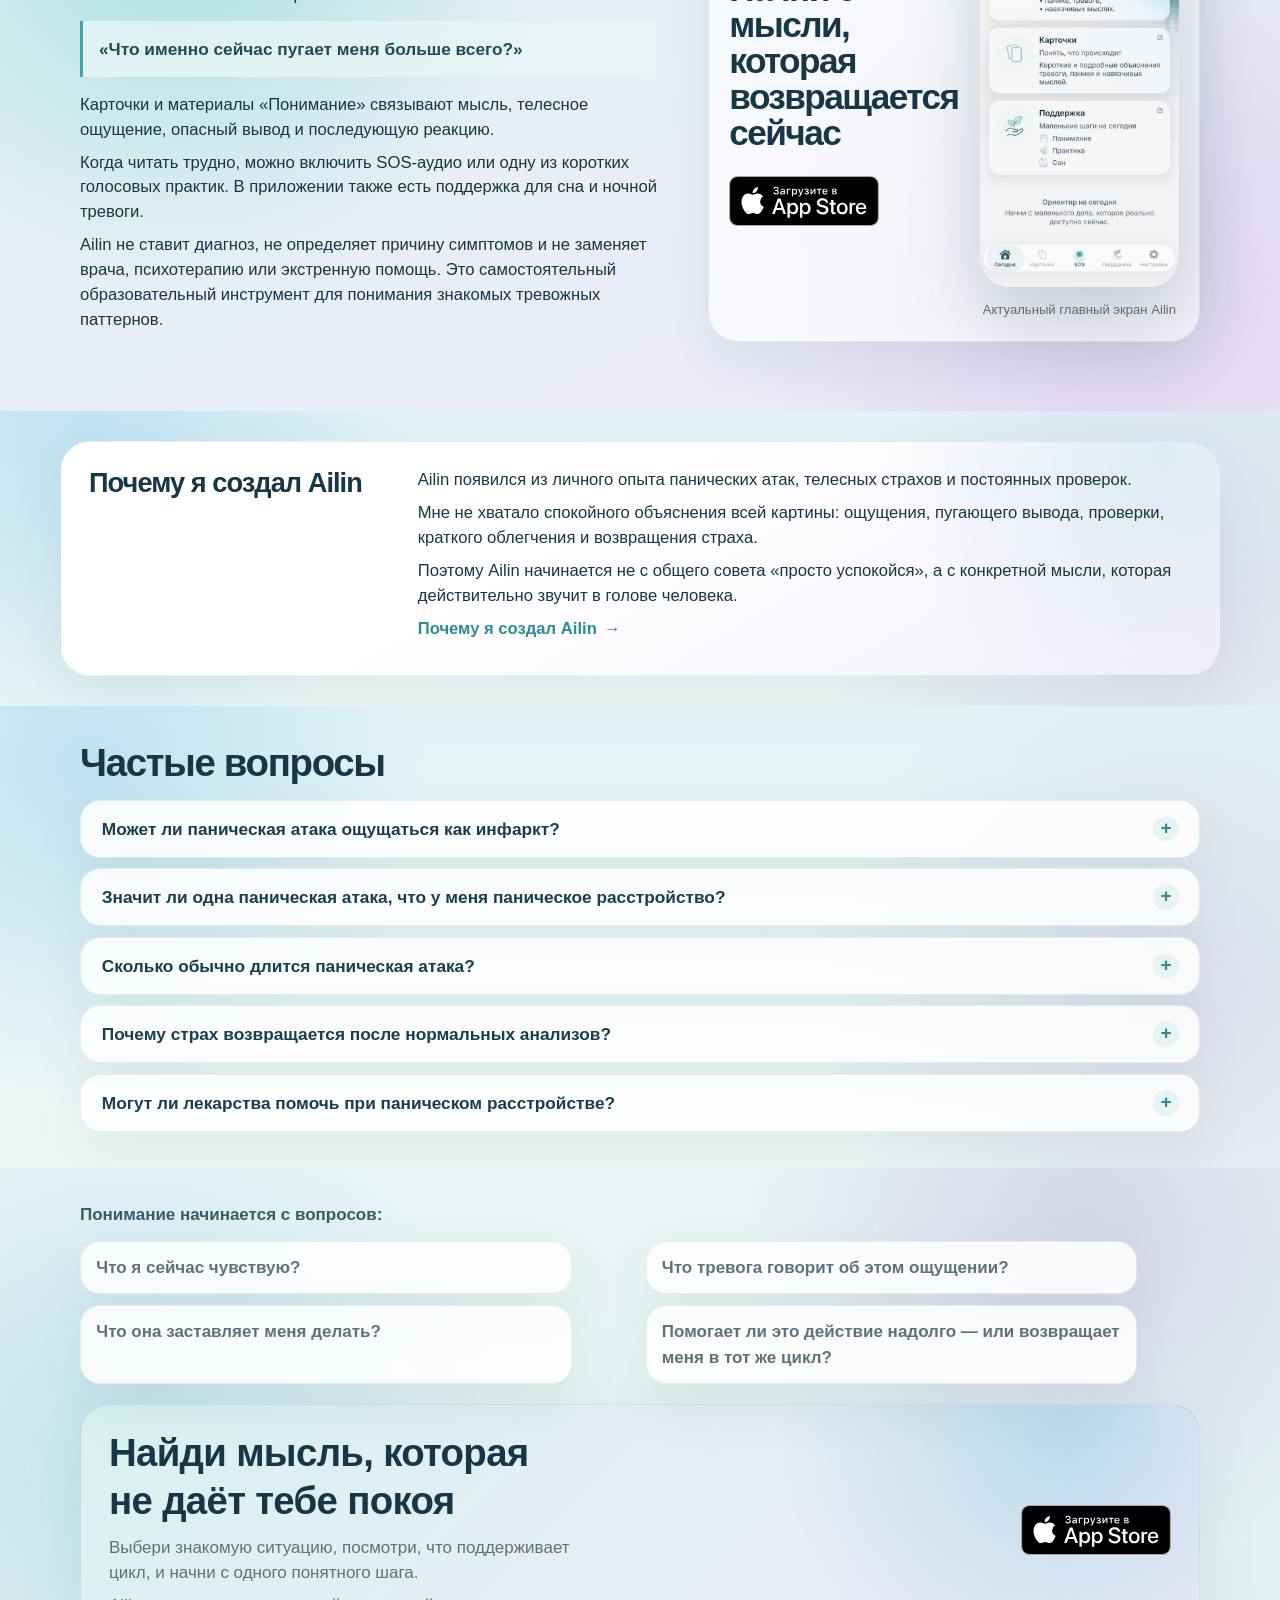
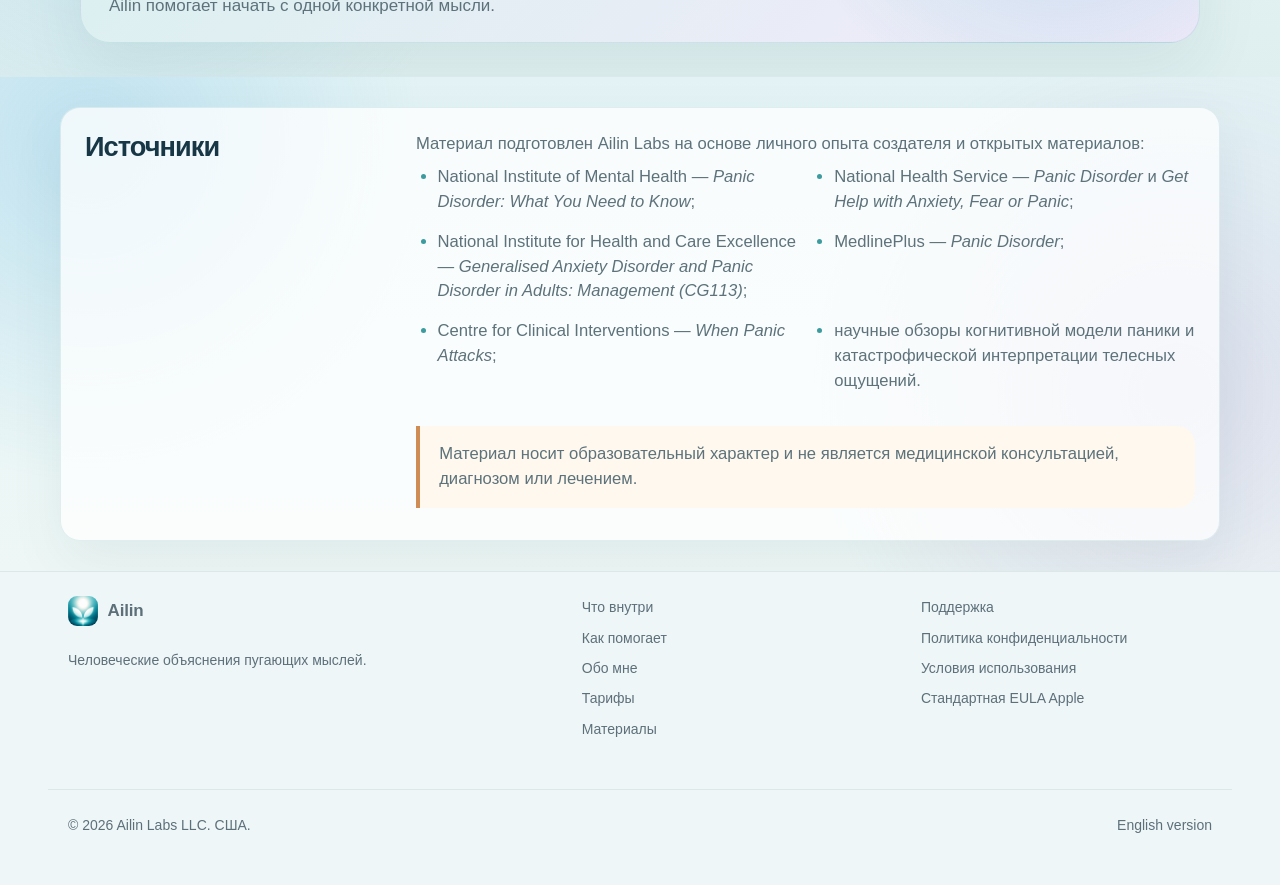
<file: ru/guides/panic-attacks/index.html>
<!doctype html>
<html lang="ru">
<head>
<meta charset="utf-8">
<meta name="viewport" content="width=device-width, initial-scale=1">
<title>Панические атаки: почему они возвращаются | Ailin</title>
<meta name="description" content="Понятное объяснение панической атаки: что происходит с телом, почему ощущения кажутся опасными и как проверки и избегание поддерживают цикл страха.">
<link rel="canonical" href="https://ailinlabs.com/ru/guides/panic-attacks/">
<link rel="alternate" hreflang="en" href="https://ailinlabs.com/guides/panic-attacks/">
<link rel="alternate" hreflang="ru" href="https://ailinlabs.com/ru/guides/panic-attacks/">
<link rel="alternate" hreflang="x-default" href="https://ailinlabs.com/guides/panic-attacks/">
<meta name="theme-color" content="#f4f8f9">
<meta property="og:type" content="article">
<meta property="og:site_name" content="Ailin">
<meta property="og:title" content="Панические атаки: почему они возвращаются | Ailin">
<meta property="og:description" content="Понятное объяснение того, что происходит с телом, почему ощущения кажутся опасными и как проверки и избегание поддерживают цикл страха.">
<meta property="og:url" content="https://ailinlabs.com/ru/guides/panic-attacks/">
<meta property="og:locale" content="ru_RU">
<meta property="og:locale:alternate" content="en_US">
<meta property="og:image" content="https://ailinlabs.com/assets/screens/ru-home-daily-anchor-current.jpg">
<meta property="article:published_time" content="2026-09-28">
<meta property="article:modified_time" content="2026-09-28">
<meta name="twitter:card" content="summary">
<meta name="twitter:title" content="Панические атаки: почему они возвращаются | Ailin">
<meta name="twitter:description" content="Понятное объяснение панической атаки и цикла, который может поддерживать страх.">
<meta name="twitter:image" content="https://ailinlabs.com/assets/screens/ru-home-daily-anchor-current.jpg">
<link rel="icon" href="../../../assets/icon-512.png?v=20260910-v3" type="image/png" sizes="512x512">
<link rel="apple-touch-icon" href="../../../assets/apple-touch-icon.png?v=20260910-v3">
<link rel="stylesheet" href="../../../assets/styles.css?v=20260929-guides-brand1">
<script type="application/ld+json">
{"@context":"https://schema.org","@type":"Article","headline":"Панические атаки: почему они кажутся опасными и почему цикл возвращается","description":"Понятное объяснение панической атаки: что происходит с телом, почему ощущения кажутся опасными и как проверки и избегание поддерживают цикл страха.","inLanguage":"ru-RU","datePublished":"2026-09-28","dateModified":"2026-09-28","mainEntityOfPage":{"@type":"WebPage","@id":"https://ailinlabs.com/ru/guides/panic-attacks/"},"image":"https://ailinlabs.com/assets/screens/ru-home-daily-anchor-current.jpg","author":{"@type":"Organization","name":"Ailin Labs Editorial Team","url":"https://ailinlabs.com/ru/guides/"},"publisher":{"@type":"Organization","name":"Ailin Labs LLC","url":"https://ailinlabs.com/","logo":{"@type":"ImageObject","url":"https://ailinlabs.com/assets/icon-512.png"}}}
</script>
<script type="application/ld+json">
{"@context":"https://schema.org","@type":"BreadcrumbList","itemListElement":[{"@type":"ListItem","position":1,"name":"Главная","item":"https://ailinlabs.com/ru/"},{"@type":"ListItem","position":2,"name":"Материалы","item":"https://ailinlabs.com/ru/guides/"},{"@type":"ListItem","position":3,"name":"Панические атаки","item":"https://ailinlabs.com/ru/guides/panic-attacks/"}]}
</script>
</head>
<body class="guide-page guide-article-page">
<a class="skip-link" href="#main">Перейти к содержанию</a>
<header class="site-header landing-header v3-header guide-header">
  <div class="wrap">
    <a class="brand" href="../../" aria-label="Главная Ailin"><img class="brand-icon" src="../../../assets/icon-512.png" alt=""> <span>Ailin</span></a>
    <nav class="site-nav" aria-label="Основная навигация">
      <a href="../../#inside">Что внутри</a>
      <a href="../../#how">Как помогает</a>
      <a href="../../#founder">Обо мне</a>
      <a href="../../#plans">Тарифы</a>
      <a href="../" aria-current="page">Материалы</a>
      <a class="lang-switch" href="../../../guides/panic-attacks/" hreflang="en" lang="en">EN</a>
      <a class="v3-nav-cta" href="https://apps.apple.com/app/id6801867435" target="_blank" rel="noopener">Скачать Ailin</a>
    </nav>
  </div>
</header>

<main id="main">
  <article>
    <header class="guide-article-hero">
      <div class="wrap">
        <nav class="guide-breadcrumbs" aria-label="Навигационная цепочка"><ol><li><a href="../../">Главная</a></li><li><a href="../">Материалы</a></li><li aria-current="page">Панические атаки</li></ol></nav>
        <div class="guide-hero-grid">
          <div>
            <p class="guide-eyebrow">Паника и телесные ощущения</p>
            <h1>Панические атаки: почему они кажутся опасными и почему цикл возвращается</h1>
            <p class="guide-lede">Паническая атака может начаться с одного ощущения: сердце ударило сильнее, стало трудно вдохнуть, закружилась голова или появилось чувство нереальности.</p>
            <p>Через несколько секунд тревога уже предлагает объяснение:</p>
          </div>
          <div class="guide-thoughts" aria-label="Примеры пугающих мыслей">
            <p>«У меня инфаркт».</p>
            <p>«Я потеряю сознание».</p>
            <p>«Я перестану себя контролировать».</p>
          </div>
          <div class="guide-hero-close">
            <p><strong>Ощущение реально. Но вывод, который делает тревога, — ещё не доказанный факт.</strong></p>
            <p>Чтобы понять паническую атаку, важно увидеть не только симптомы, но и весь цикл: что человек почувствовал, какое значение придал ощущению, что сделал дальше и чему после этого научилась его система тревоги.</p>
            <p class="guide-byline">Ailin Labs Editorial Team <span aria-hidden="true">·</span> Опубликовано 28 сентября 2026 года</p>
          </div>
        </div>
      </div>
    </header>

    <nav class="guide-article-nav" aria-label="Содержание статьи">
      <div class="wrap">
        <a href="#short-answer">Короткий ответ</a>
        <a href="#fear-escalates">Почему страх усиливается</a>
        <a href="#different-response">Что делать иначе</a>
        <a href="#professional-help">Когда нужна помощь</a>
        <a href="#faq-title">Частые вопросы</a>
      </div>
    </nav>

    <section class="guide-section guide-section--answer guide-section--cycle" aria-labelledby="short-answer">
      <div class="wrap guide-prose">
        <h2 id="short-answer">Короткий ответ</h2>
        <p>Паническая атака — внезапная волна сильного страха или дискомфорта. Она может сопровождаться сердцебиением, одышкой, дрожью, головокружением, тошнотой, дискомфортом в груди, чувством нереальности и страхом потерять контроль.</p>
        <p>Организм ведёт себя так, словно рядом находится серьёзная опасность, даже если очевидной внешней угрозы нет.</p>
        <p>Цикл часто выглядит так:</p>
        <ol class="guide-cycle" aria-label="Цикл паники">
          <li><span>01</span><strong>Телесное ощущение</strong></li>
          <li><span>02</span><strong>Опасное объяснение</strong></li>
          <li><span>03</span><strong>Усиление тревоги</strong></li>
          <li><span>04</span><strong>Проверки или избегание</strong></li>
          <li><span>05</span><strong>Краткое облегчение</strong></li>
          <li><span>06</span><strong>Ещё большая чувствительность к следующему ощущению</strong></li>
        </ol>
        <p>Человек не выдумывает симптомы. Ощущения могут быть очень сильными. Но значение, которое им мгновенно приписывает тревога, способно дополнительно усиливать реакцию организма.</p>
      </div>
    </section>

    <section class="guide-section guide-section--definition" aria-labelledby="attack-vs-disorder">
      <div class="wrap guide-prose">
        <h2 id="attack-vs-disorder">Паническая атака и паническое расстройство — не одно и то же</h2>
        <p>Паническая атака описывает отдельный эпизод: внезапную волну страха и телесных ощущений.</p>
        <p>Паническое расстройство — диагноз, который может поставить квалифицированный специалист. Обычно речь идёт о повторяющихся неожиданных атаках, длительном страхе перед следующей атакой и изменениях поведения: например, человек начинает избегать транспорта, магазинов, физических нагрузок или мест, откуда, как ему кажется, будет трудно выйти.</p>
        <p>Не у каждого человека, пережившего паническую атаку, развивается паническое расстройство.</p>
        <p class="guide-safety-note">Похожие ощущения могут возникать по разным причинам. Новые, сильные, необычные или изменившиеся симптомы нельзя самостоятельно объявлять тревогой — их необходимо обсуждать с медицинским специалистом.</p>
      </div>
    </section>

    <section class="guide-section guide-section--body" aria-labelledby="body-response">
      <div class="wrap guide-prose">
        <h2 id="body-response">Что происходит с телом</h2>
        <p>Когда мозг обнаруживает возможную опасность, организм готовится действовать.</p>
        <p>Сердце может биться быстрее. Дыхание меняется. Мышцы напрягаются. Внимание сужается и начинает искать угрозу. Может появиться дрожь, потливость, жар, слабость, головокружение, покалывание, тошнота или чувство отстранённости от происходящего.</p>
        <p>Такая реакция имеет смысл при реальной угрозе. Но во время панической атаки сама реакция организма может восприниматься как новая опасность.</p>
        <div class="guide-pull-grid">
          <blockquote><span>Сердцебиение</span> <strong>становится «признаком инфаркта».</strong></blockquote>
          <blockquote><span>Головокружение</span> <strong>— «доказательством скорого обморока».</strong></blockquote>
          <blockquote><span>Чувство нереальности</span> <strong>— «признаком потери контроля».</strong></blockquote>
        </div>
        <p>Человек начинает бояться не только возможной опасности, но и самой реакции организма.</p>
      </div>
    </section>

    <section class="guide-section guide-section--fear" aria-labelledby="fear-escalates">
      <div class="wrap guide-prose">
        <h2 id="fear-escalates">Почему страх усиливается</h2>
        <p>Тревога редко говорит:</p>
        <blockquote class="guide-quote">«Я заметила ощущение, но пока не знаю, что оно означает».</blockquote>
        <p>Она сразу предлагает самый опасный вариант.</p>
        <p>После этого внимание переключается внутрь. Человек начинает следить за сердцем, дыханием, устойчивостью ног, зрением или ощущением реальности.</p>
        <p>Чем внимательнее он наблюдает за телом, тем больше замечает. Чем больше замечает, тем убедительнее кажется опасный вывод. Тревога усиливается — и вместе с ней могут усиливаться ощущения.</p>
      </div>
    </section>

    <section class="guide-section guide-section--example" aria-labelledby="heart-example">
      <div class="wrap guide-prose guide-case-study">
        <h2 id="heart-example">Один пример: «Сердце бьётся быстро — это инфаркт»</h2>
        <div class="guide-case-flow">
          <div class="guide-case-step">
            <p>Человек замечает сердцебиение.</p>
            <p>Возникает вывод:</p>
            <blockquote class="guide-quote">«Со мной происходит что-то опасное».</blockquote>
          </div>
          <div class="guide-case-step">
            <p>Он начинает считать пульс, прекращает движение, прислушивается к груди, ищет симптомы или просит близкого подтвердить, что всё нормально.</p>
            <p>Если проверка успокаивает, тревога временно снижается.</p>
          </div>
          <div class="guide-case-step">
            <p>Но мозг может научиться не тому, что опасности не было, а другому:</p>
            <blockquote class="guide-quote">«Я избежал опасности, потому что вовремя всё проверил».</blockquote>
            <p>В следующий раз потребность в проверке появляется ещё быстрее.</p>
          </div>
        </div>
        <div class="guide-case-followup">
          <p>Похожий цикл может возникать вокруг мыслей:</p>
          <ul>
            <li>«Я потеряю сознание».</li>
            <li>«Мне не хватит воздуха».</li>
            <li>«Давление поднимется — будет инсульт».</li>
            <li>«Я потеряю контроль».</li>
            <li>«Если паника случилась здесь, она повторится снова».</li>
          </ul>
          <p>В Ailin каждая такая мысль рассматривается отдельно — вместе с ощущениями, пугающим выводом и действиями, которые могут поддерживать цикл.</p>
        </div>
        <p class="guide-product-bridge"><a href="#beginning">Посмотри, как Ailin разбирает одну конкретную мысль <span aria-hidden="true">→</span></a></p>
      </div>
    </section>

    <section class="guide-section guide-section--checking" aria-labelledby="checking-avoidance">
      <div class="wrap guide-prose">
        <h2 id="checking-avoidance">Проверки, поиск уверенности и избегание</h2>
        <p>Обратиться к врачу при новых или необычных симптомах — разумно. Следовать медицинским рекомендациям — важно.</p>
        <p>Проблема может появиться, когда после необходимой медицинской оценки человек продолжает снова и снова проверять одно знакомое ощущение.</p>
        <p>Например:</p>
        <div class="guide-checking-layout">
          <ul>
            <li>многократно измеряет пульс или давление;</li>
            <li>постоянно наблюдает за дыханием;</li>
            <li>ищет симптомы в интернете;</li>
            <li>просит снова подтвердить, что всё нормально;</li>
            <li>немедленно покидает ситуацию при первых признаках тревоги;</li>
            <li>избегает места, где однажды произошла паническая атака.</li>
          </ul>
          <div>
            <p>Такие действия понятны: человек пытается защитить себя. Они могут быстро уменьшить страх — именно поэтому от них трудно отказаться.</p>
            <p>Но если облегчение всегда приходит только после проверки или выхода из ситуации, мозг продолжает считать ощущение опасным.</p>
          </div>
        </div>
      </div>
    </section>

    <section class="guide-section guide-section--action" aria-labelledby="different-response">
      <div class="wrap guide-prose">
        <h2 id="different-response">Что можно постепенно делать иначе</h2>
        <p>Задача не в том, чтобы заставить себя ничего не чувствовать. И не в том, чтобы любой ценой доказать себе:</p>
        <blockquote class="guide-quote">«Со мной точно всё нормально».</blockquote>
        <p>Более полезное направление — постепенно изменить ответ на знакомую тревожную волну.</p>
        <div class="guide-steps">
          <section aria-labelledby="step-one">
            <p class="guide-step-number">01</p>
            <h3 id="step-one">Отделить ощущение от вывода</h3>
            <p>Ощущение:</p>
            <p><strong>«Я чувствую сердцебиение».</strong></p>
            <p>Вывод тревоги:</p>
            <p><strong>«Это обязательно закончится катастрофой».</strong></p>
            <p>Они могут появиться одновременно, но не являются одним и тем же.</p>
          </section>
          <section aria-labelledby="step-two">
            <p class="guide-step-number">02</p>
            <h3 id="step-two">Заметить, чего требует тревога</h3>
            <p>Она может требовать немедленно измерить пульс, найти ещё одно медицинское объяснение, выйти из помещения или попросить кого-то дать полную уверенность.</p>
            <p>Полезный вопрос:</p>
            <p><strong>«Это действие действительно необходимо сейчас или оно нужно, чтобы на несколько минут уменьшить неопределённость?»</strong></p>
          </section>
          <section aria-labelledby="step-three">
            <p class="guide-step-number">03</p>
            <h3 id="step-three">Выбрать одно небольшое действие вне привычного цикла</h3>
            <p>Если ситуация безопасна, симптомы знакомы и уже были оценены специалистом, таким действием может стать отказ от одной повторной проверки или возвращение к одному обычному занятию.</p>
            <p>Это не обещает мгновенного облегчения. Смысл в том, чтобы постепенно перестать подтверждать тревоге, что каждое знакомое ощущение требует срочной защиты.</p>
          </section>
        </div>
      </div>
    </section>

    <section class="guide-section guide-section--maintains" aria-labelledby="quietly-maintains">
      <div class="wrap guide-prose">
        <h2 id="quietly-maintains">Когда восстановление превращается в новую проверку</h2>
        <div class="guide-maintains-grid">
          <div>
            <p>Иногда человек много делает для своего состояния, но сам процесс превращается в новую проверку.</p>
            <p>Например:</p>
            <ul>
              <li>пытается немедленно убрать каждое неприятное ощущение;</li>
              <li>постоянно спрашивает себя: «Мне уже стало лучше?»;</li>
              <li>откладывает обычную жизнь до момента полного спокойствия;</li>
              <li>считает возвращение тревоги доказательством, что весь прогресс потерян;</li>
              <li>меняет одну проверку на другую — например, перестаёт измерять пульс, но начинает постоянно оценивать дыхание.</li>
            </ul>
          </div>
          <div>
            <p>Цель не в том, чтобы больше никогда не чувствовать тревогу. Более реалистичное изменение — постепенно перестать строить каждое действие вокруг необходимости немедленно от неё избавиться.</p>
            <p>Один трудный день не обязательно означает возвращение в начало.</p>
          </div>
        </div>
      </div>
    </section>

    <section class="guide-section guide-section--breathing" aria-labelledby="breathing">
      <div class="wrap guide-prose">
        <h2 id="breathing">А как же дыхание?</h2>
        <p>Дыхание может быть полезной опорой, но оно не должно превращаться в новый экзамен:</p>
        <blockquote class="guide-quote">«Я дышу правильно?»<br>«Почему ощущения ещё не прошли?»</blockquote>
        <p>Можно мягко вернуть внимание к более спокойному выдоху или голосовой практике. Но задача не в том, чтобы немедленно сделать дыхание идеальным. Задача — пройти через трудный момент без дополнительной борьбы и новых пугающих выводов.</p>
      </div>
    </section>

    <section class="guide-section guide-section--safety" aria-labelledby="professional-help">
      <div class="wrap guide-prose">
        <h2 id="professional-help">Когда нужна профессиональная помощь</h2>
        <p>Обсуди состояние с врачом или специалистом в области психического здоровья, если:</p>
        <ul>
          <li>панические атаки повторяются;</li>
          <li>страх следующей атаки занимает много времени;</li>
          <li>ты начал избегать транспорта, магазинов, работы, учёбы, физических нагрузок или других обычных ситуаций;</li>
          <li>проверки и поиск уверенности трудно остановить;</li>
          <li>тревога заметно ограничивает повседневную жизнь;</li>
          <li>ты не уверен, связаны ли симптомы с паникой или с физическим состоянием.</li>
        </ul>
        <p>Для панического расстройства существуют изученные методы помощи, включая когнитивно-поведенческую терапию. В некоторых случаях специалист может также обсудить медикаментозное лечение.</p>
        <p><strong>При новых, тяжёлых, необычных или быстро ухудшающихся симптомах необходимо обратиться за медицинской помощью.</strong></p>
        <p>Если тебе или другому человеку может угрожать непосредственная опасность, обратись в местную экстренную службу. В США можно позвонить 911; при эмоциональном кризисе или риске самоповреждения — позвонить или написать 988.</p>
      </div>
    </section>

    <div class="guide-product-story">
      <div class="wrap guide-product-story-grid">
        <section class="guide-section guide-section--product-intro" aria-labelledby="beginning">
          <div class="guide-prose">
            <h2 id="beginning">Понять цикл — только начало</h2>
            <p>В спокойный момент схема может казаться понятной.</p>
            <p>Гораздо труднее узнать её, когда сердце уже бьётся быстрее, дыхание изменилось и тревога требует немедленно что-то проверить.</p>
            <p>Ailin помогает начать с конкретной мысли:</p>
            <blockquote class="guide-quote">«Что именно сейчас пугает меня больше всего?»</blockquote>
            <p>Карточки и материалы «Понимание» связывают мысль, телесное ощущение, опасный вывод и последующую реакцию.</p>
            <p>Когда читать трудно, можно включить SOS-аудио или одну из коротких голосовых практик. В приложении также есть поддержка для сна и ночной тревоги.</p>
            <p>Ailin не ставит диагноз, не определяет причину симптомов и не заменяет врача, психотерапию или экстренную помощь. Это самостоятельный образовательный инструмент для понимания знакомых тревожных паттернов.</p>
          </div>
        </section>

        <section class="guide-product" aria-labelledby="product-title">
          <div class="guide-product-grid">
            <div class="guide-product-copy">
              <p class="guide-eyebrow">Ailin для iPhone</p>
              <h2 id="product-title">Начни с мысли, которая возвращается сейчас</h2>
              <a class="guide-app-badge" href="https://apps.apple.com/app/id6801867435" target="_blank" rel="noopener" aria-label="Загрузить Ailin в App Store"><img src="../../../assets/download-on-app-store-ru.svg" alt="Загрузите в App Store" width="120" height="40"></a>
            </div>
            <figure class="guide-product-screen">
              <img src="../../../assets/screens/ru-home-daily-anchor-current.jpg" alt="Главный экран Ailin «Опора дня» с разделами SOS, Карточки и Поддержка" width="590" height="1280">
              <figcaption>Актуальный главный экран Ailin</figcaption>
            </figure>
          </div>
        </section>
      </div>
    </div>

    <section class="guide-section guide-founder-note" aria-labelledby="founder-note">
      <div class="wrap guide-prose guide-founder-card">
        <h2 id="founder-note">Почему я создал Ailin</h2>
        <p>Ailin появился из личного опыта панических атак, телесных страхов и постоянных проверок.</p>
        <p>Мне не хватало спокойного объяснения всей картины: ощущения, пугающего вывода, проверки, краткого облегчения и возвращения страха.</p>
        <p>Поэтому Ailin начинается не с общего совета «просто успокойся», а с конкретной мысли, которая действительно звучит в голове человека.</p>
        <p><a class="guide-inline-link" href="../../../ru/#founder">Почему я создал Ailin <span aria-hidden="true">→</span></a></p>
      </div>
    </section>

    <section class="guide-section guide-faq" aria-labelledby="faq-title">
      <div class="wrap guide-prose guide-faq-list">
        <h2 id="faq-title">Частые вопросы</h2>
        <details aria-labelledby="faq-heart">
          <summary id="faq-heart">Может ли паническая атака ощущаться как инфаркт?</summary>
          <div class="guide-faq-answer"><p>Да. Паническая атака может сопровождаться сердцебиением, одышкой, дискомфортом в груди, головокружением и сильным страхом. Эти ощущения могут быть похожи на симптомы физических состояний.</p>
          <p>Поэтому новые, тяжёлые, необычные или изменившиеся симптомы нельзя автоматически списывать на тревогу — необходимую оценку должен проводить медицинский специалист.</p></div>
        </details>
        <details aria-labelledby="faq-disorder">
          <summary id="faq-disorder">Значит ли одна паническая атака, что у меня паническое расстройство?</summary>
          <div class="guide-faq-answer"><p>Нет. Не у каждого человека, пережившего паническую атаку, развивается паническое расстройство. Диагноз зависит от повторяемости атак, страха перед их возвращением, изменений поведения и других факторов.</p></div>
        </details>
        <details aria-labelledby="faq-duration">
          <summary id="faq-duration">Сколько обычно длится паническая атака?</summary>
          <div class="guide-faq-answer"><p>Паническая волна часто достигает высокой интенсивности быстро. NHS указывает, что атака обычно длится от 5 до 20 минут, хотя отдельные эпизоды могут продолжаться дольше. Напряжение, усталость или настороженность могут сохраняться и после самой сильной части.</p></div>
        </details>
        <details aria-labelledby="faq-results">
          <summary id="faq-results">Почему страх возвращается после нормальных анализов?</summary>
          <div class="guide-faq-answer"><p>Медицинская проверка может быть необходимой. Но если после неё человек продолжает снова и снова проверять знакомое ощущение, облегчение остаётся кратким.</p>
          <p>Тревога начинает требовать нового подтверждения при каждом изменении в теле. Тогда цикл поддерживает уже не только первоначальное ощущение, но и постоянная необходимость получить полную уверенность.</p></div>
        </details>
        <details aria-labelledby="faq-medication">
          <summary id="faq-medication">Могут ли лекарства помочь при паническом расстройстве?</summary>
          <div class="guide-faq-answer"><p>Да. В зависимости от ситуации специалист может предложить психотерапию, лекарственную помощь или их сочетание.</p>
          <p>Некоторые препараты называются антидепрессантами, но применяются также при паническом расстройстве. Подбор лекарства, оценка возможных побочных эффектов и изменение схемы должны обсуждаться с врачом.</p>
          <p>Не начинай, не прекращай и не изменяй назначенное лечение на основании информации из приложения или этой статьи. Ailin не даёт рекомендаций по лекарствам и не заменяет медицинскую помощь.</p></div>
        </details>
      </div>
    </section>

    <section class="guide-final-cta guide-final-band" aria-labelledby="final-cta-title">
      <div class="wrap guide-final-band-inner">
        <div class="guide-final-questions">
          <p>Понимание начинается с вопросов:</p>
        <div class="guide-question-list">
          <p>Что я сейчас чувствую?</p>
          <p>Что тревога говорит об этом ощущении?</p>
          <p>Что она заставляет меня делать?</p>
          <p>Помогает ли это действие надолго — или возвращает меня в тот же цикл?</p>
        </div>
        </div>
        <div class="guide-final-cta-inner">
        <div>
          <h2 id="final-cta-title">Найди мысль, которая не даёт тебе покоя</h2>
          <p>Выбери знакомую ситуацию, посмотри, что поддерживает цикл, и начни с одного понятного шага.</p>
          <p>Ailin помогает начать с одной конкретной мысли.</p>
        </div>
        <a class="guide-app-badge" href="https://apps.apple.com/app/id6801867435" target="_blank" rel="noopener" aria-label="Загрузить Ailin в App Store"><img src="../../../assets/download-on-app-store-ru.svg" alt="Загрузите в App Store" width="120" height="40"></a>
        </div>
      </div>
    </section>

    <section class="guide-section guide-sources" aria-labelledby="sources-title">
      <div class="wrap guide-prose guide-sources-card">
        <h2 id="sources-title">Источники</h2>
        <p>Материал подготовлен Ailin Labs на основе личного опыта создателя и открытых материалов:</p>
        <ul>
          <li>National Institute of Mental Health — <cite>Panic Disorder: What You Need to Know</cite>;</li>
          <li>National Health Service — <cite>Panic Disorder</cite> и <cite>Get Help with Anxiety, Fear or Panic</cite>;</li>
          <li>National Institute for Health and Care Excellence — <cite>Generalised Anxiety Disorder and Panic Disorder in Adults: Management (CG113)</cite>;</li>
          <li>MedlinePlus — <cite>Panic Disorder</cite>;</li>
          <li>Centre for Clinical Interventions — <cite>When Panic Attacks</cite>;</li>
          <li>научные обзоры когнитивной модели паники и катастрофической интерпретации телесных ощущений.</li>
        </ul>
        <p class="guide-disclaimer">Материал носит образовательный характер и не является медицинской консультацией, диагнозом или лечением.</p>
      </div>
    </section>
  </article>
</main>

<footer class="site-footer landing-footer v3-footer guide-footer">
  <div class="wrap footer-grid"><div><a class="brand" href="../../"><img class="brand-icon" src="../../../assets/icon-512.png" alt=""> Ailin</a><p>Человеческие объяснения пугающих мыслей.</p></div><nav aria-label="Разделы сайта"><a href="../../../ru/#inside">Что внутри</a><a href="../../../ru/#how">Как помогает</a><a href="../../../ru/#founder">Обо мне</a><a href="../../../ru/#plans">Тарифы</a><a href="../">Материалы</a></nav><nav aria-label="Юридическая информация и поддержка"><a href="../../../ru/support.html">Поддержка</a><a href="../../../ru/privacy.html">Политика конфиденциальности</a><a href="../../../ru/terms.html">Условия использования</a><a href="https://www.apple.com/legal/internet-services/itunes/dev/stdeula/" rel="noopener">Стандартная EULA Apple</a></nav></div>
  <div class="wrap footer-bottom"><p>&copy; 2026 Ailin Labs LLC. США.</p><a href="../../../guides/panic-attacks/" hreflang="en" lang="en">English version</a></div>
</footer>
</body>
</html>
</file>
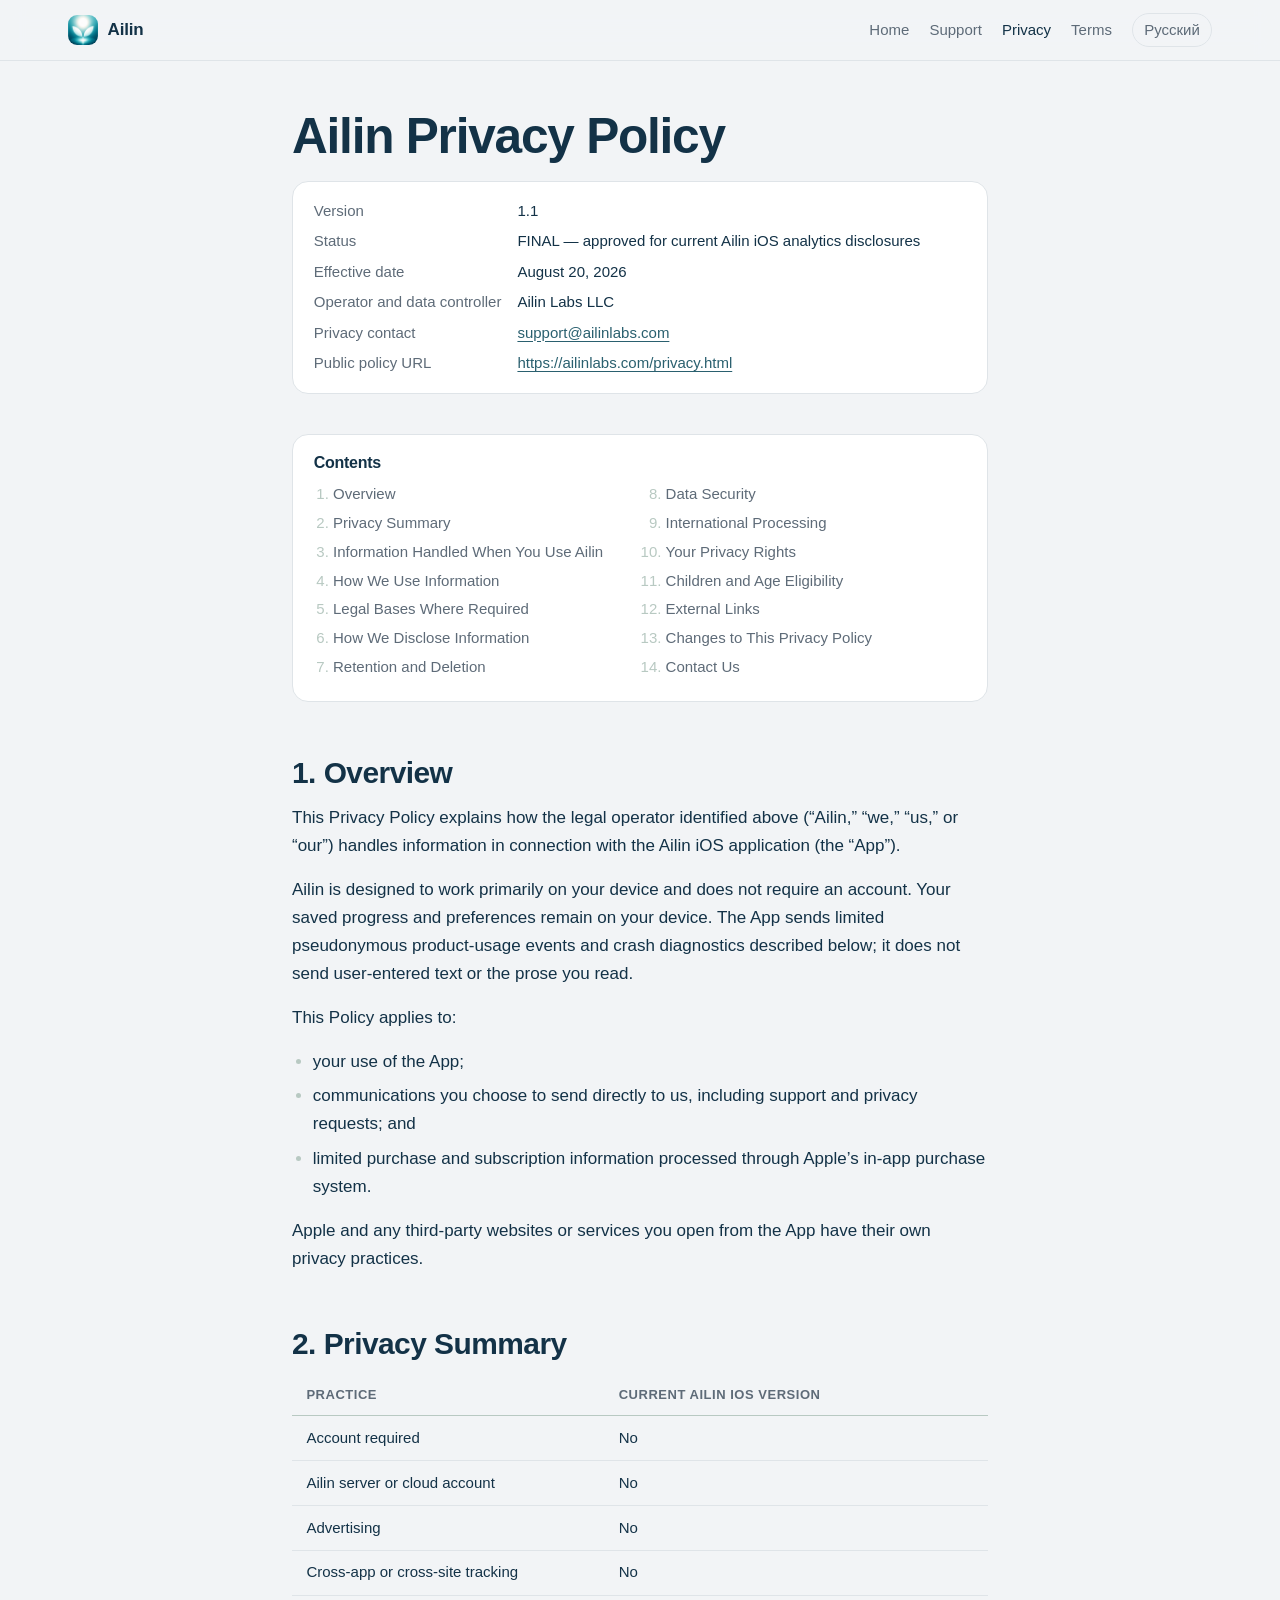
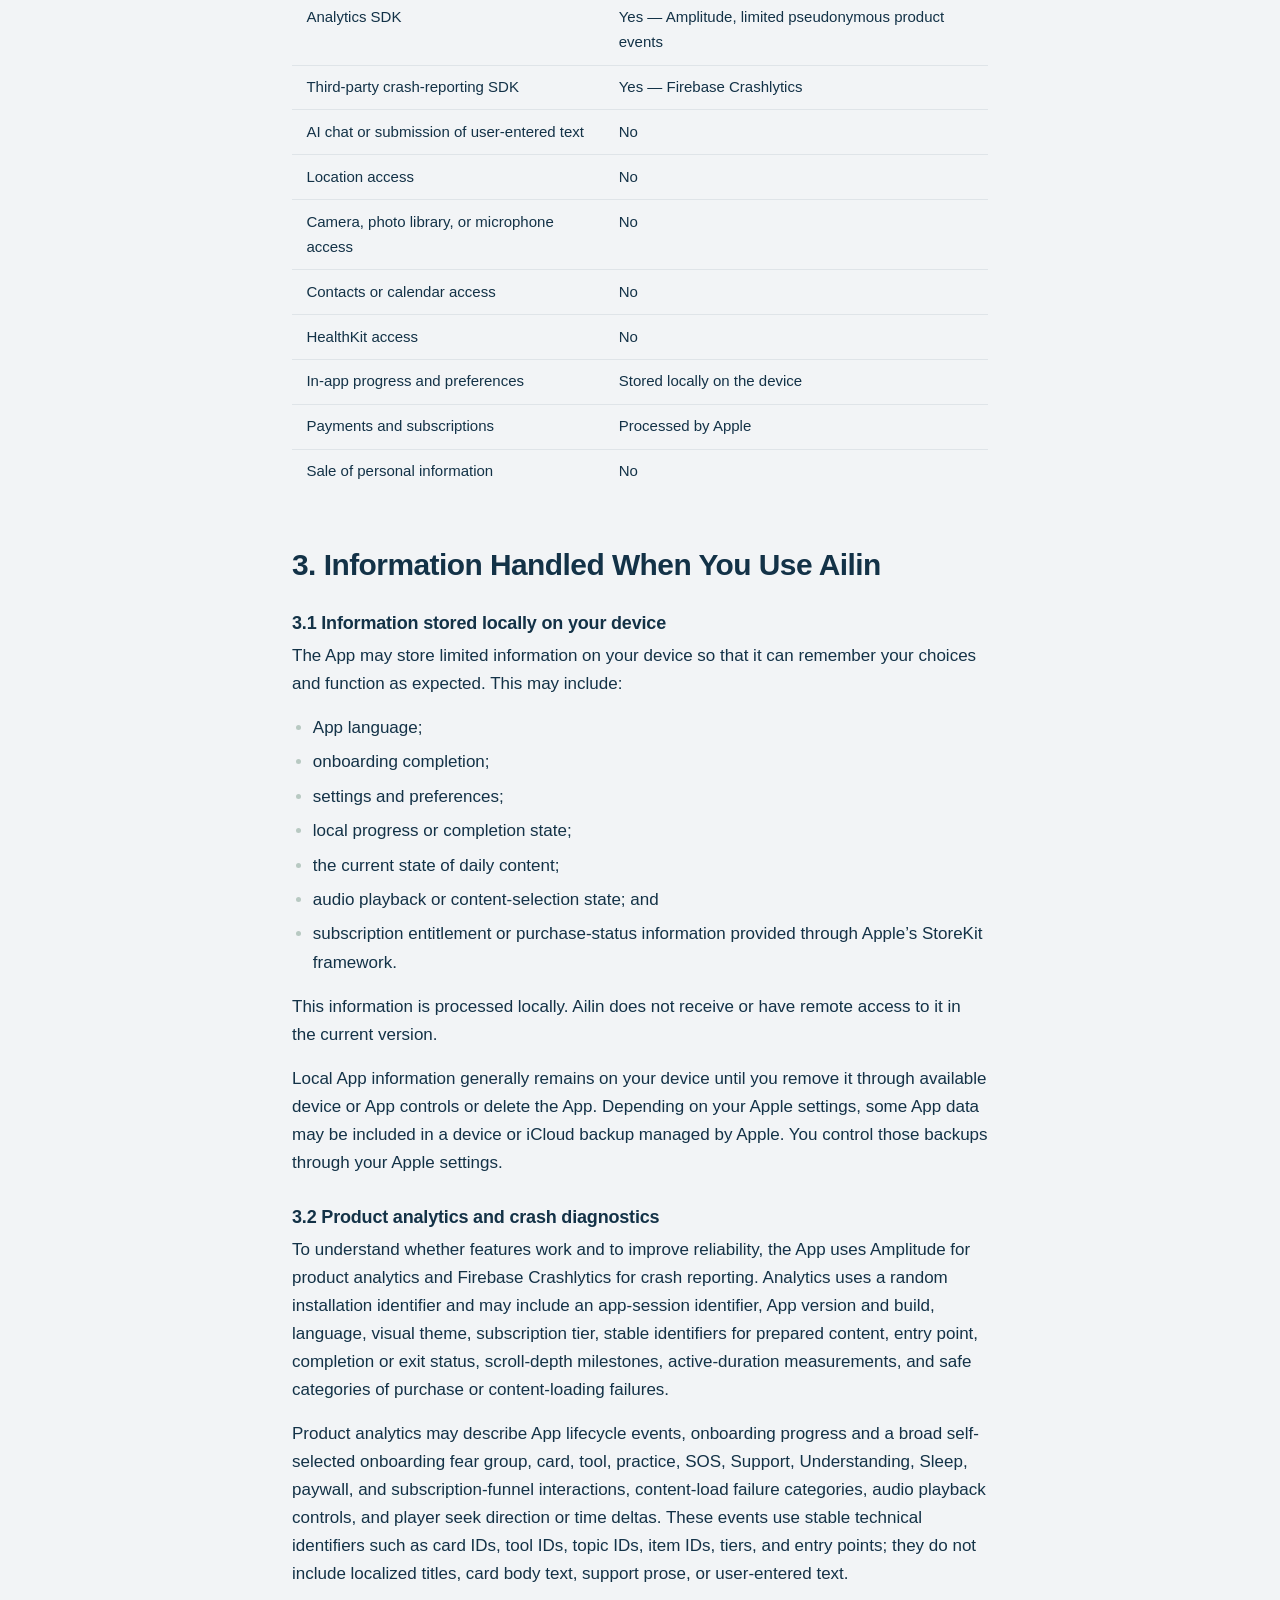
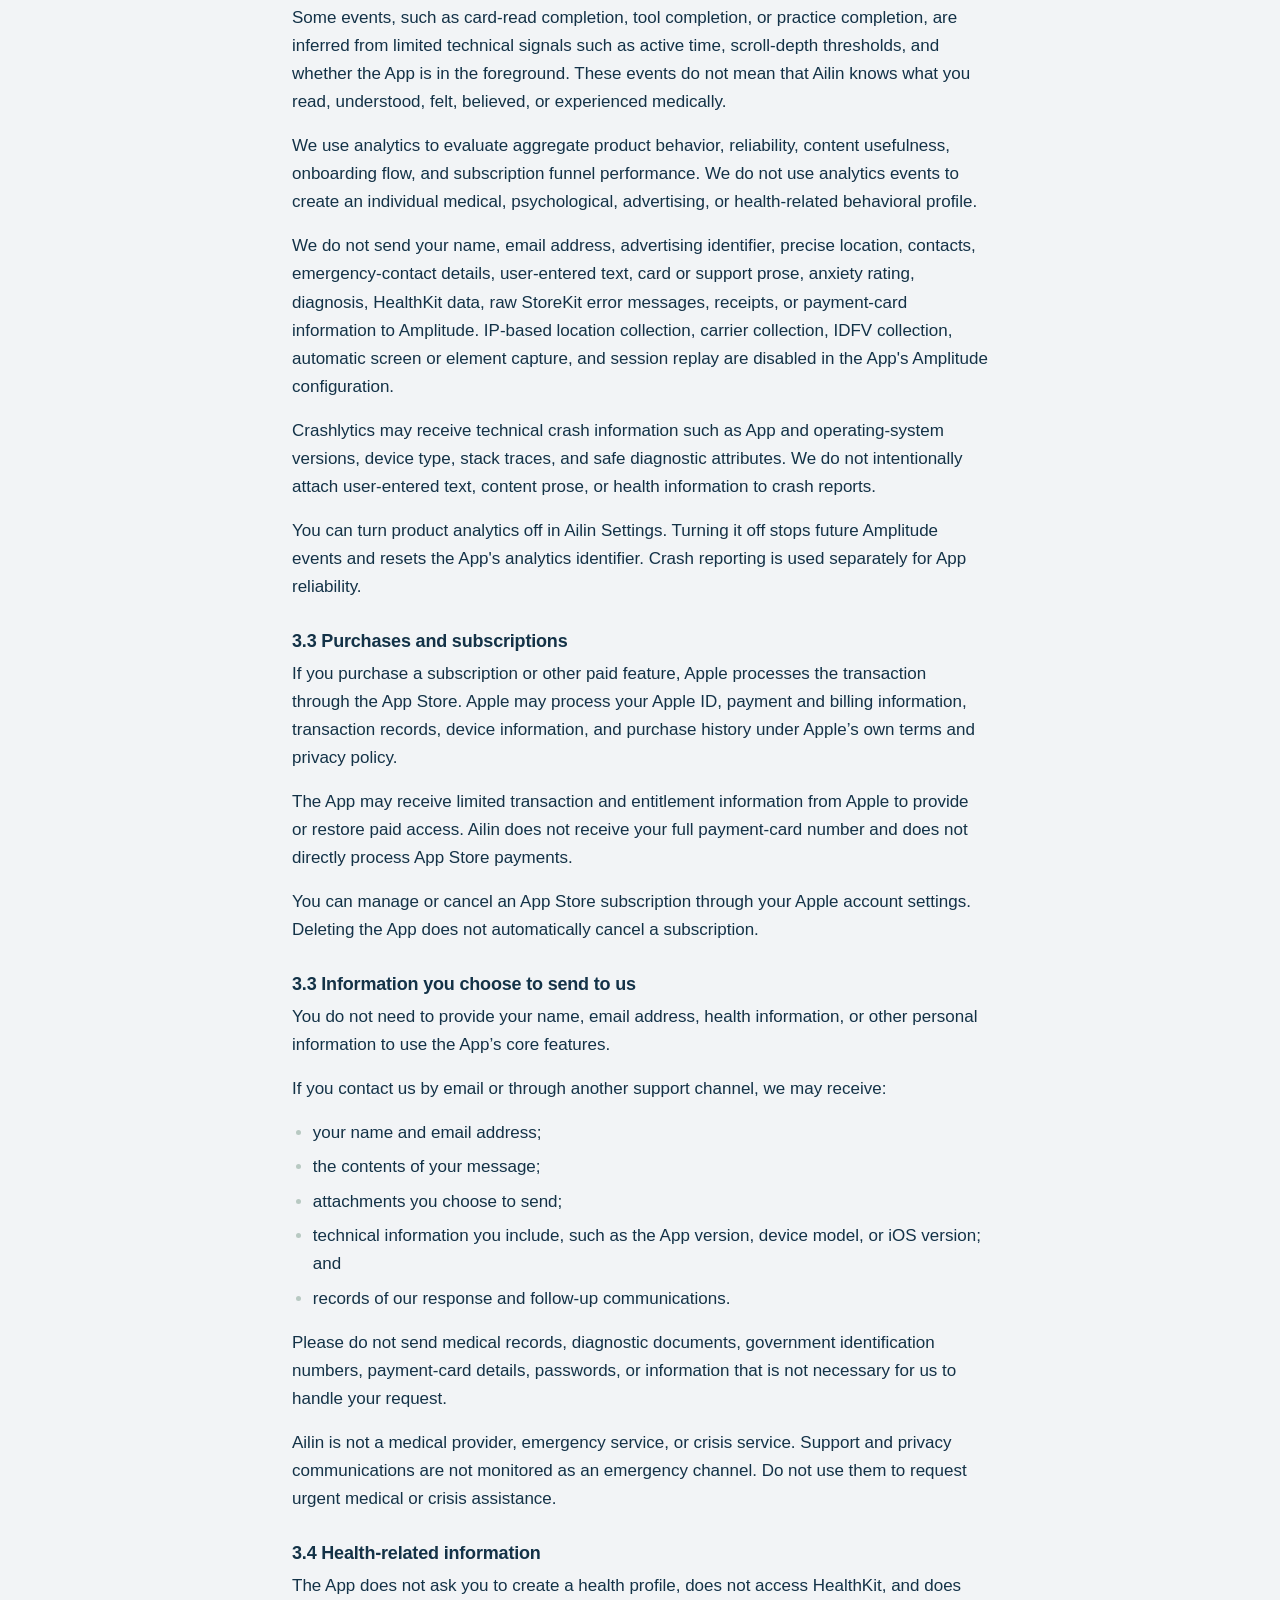
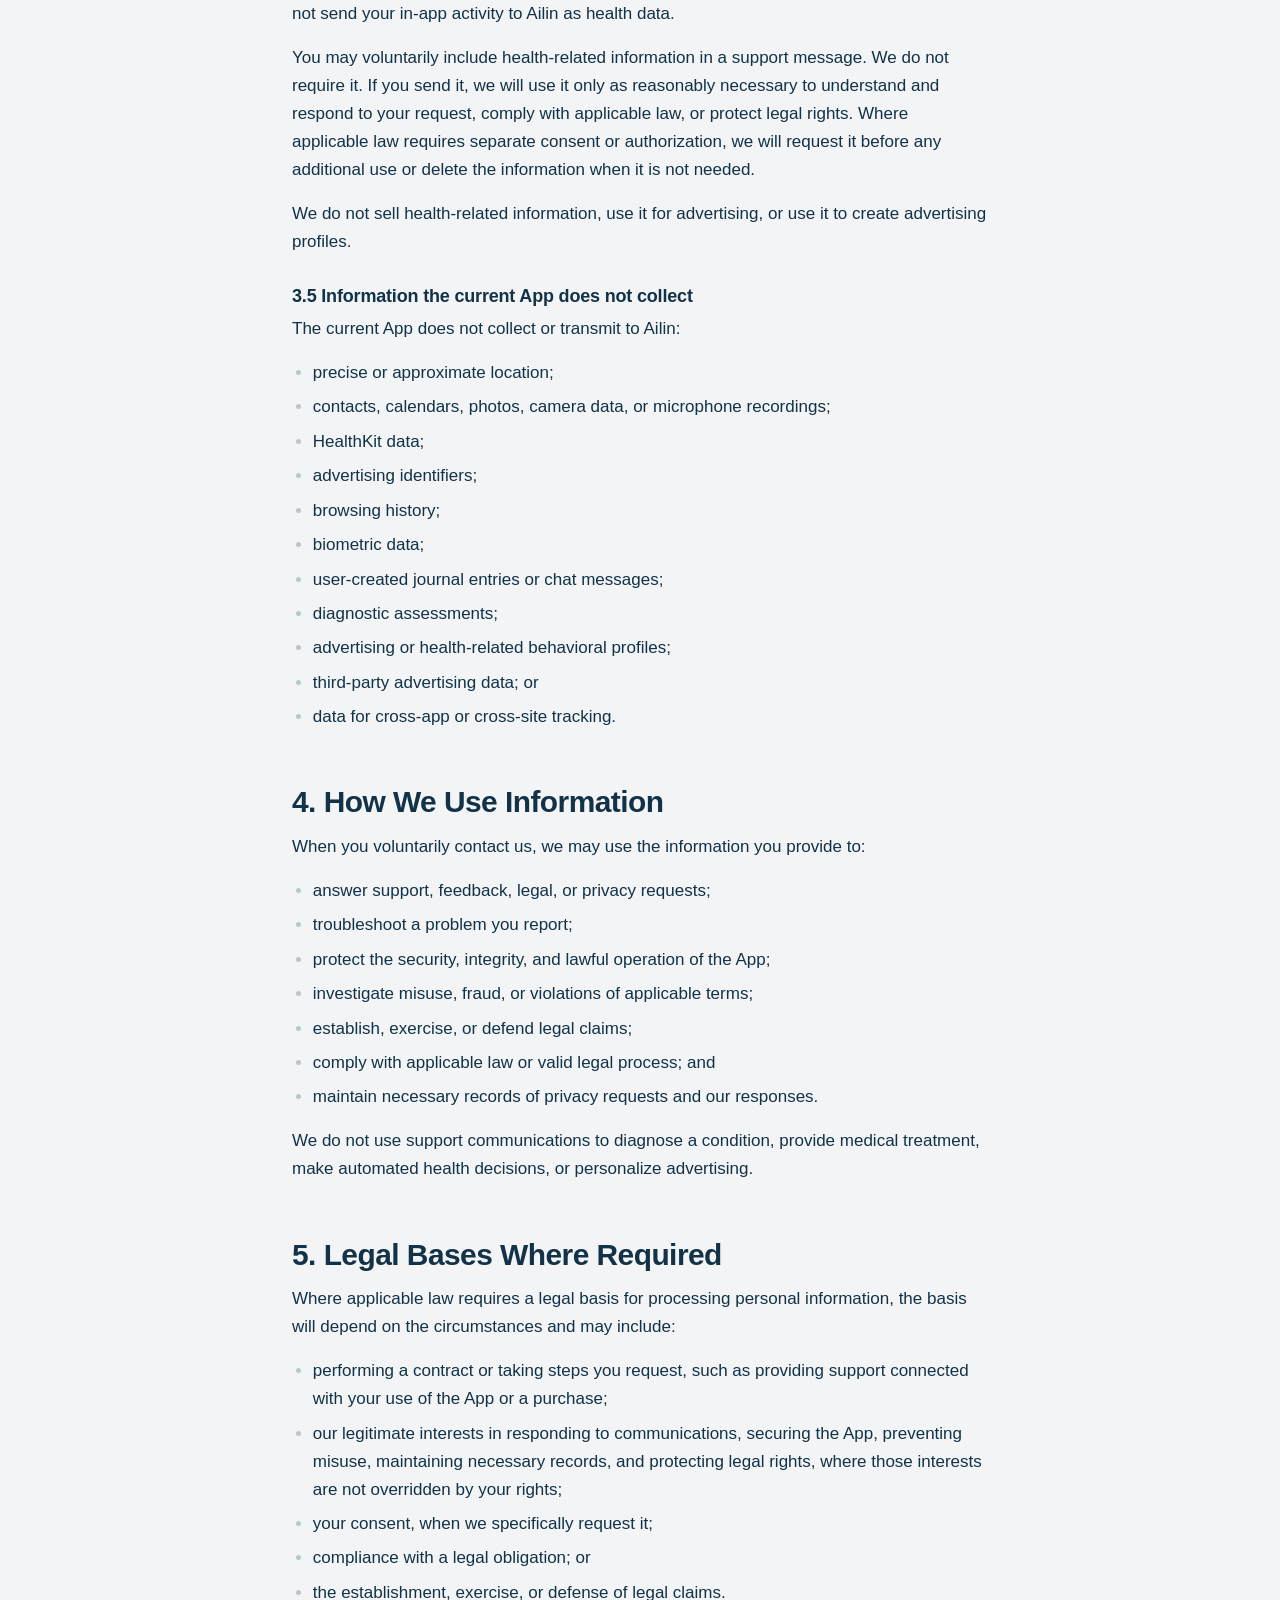
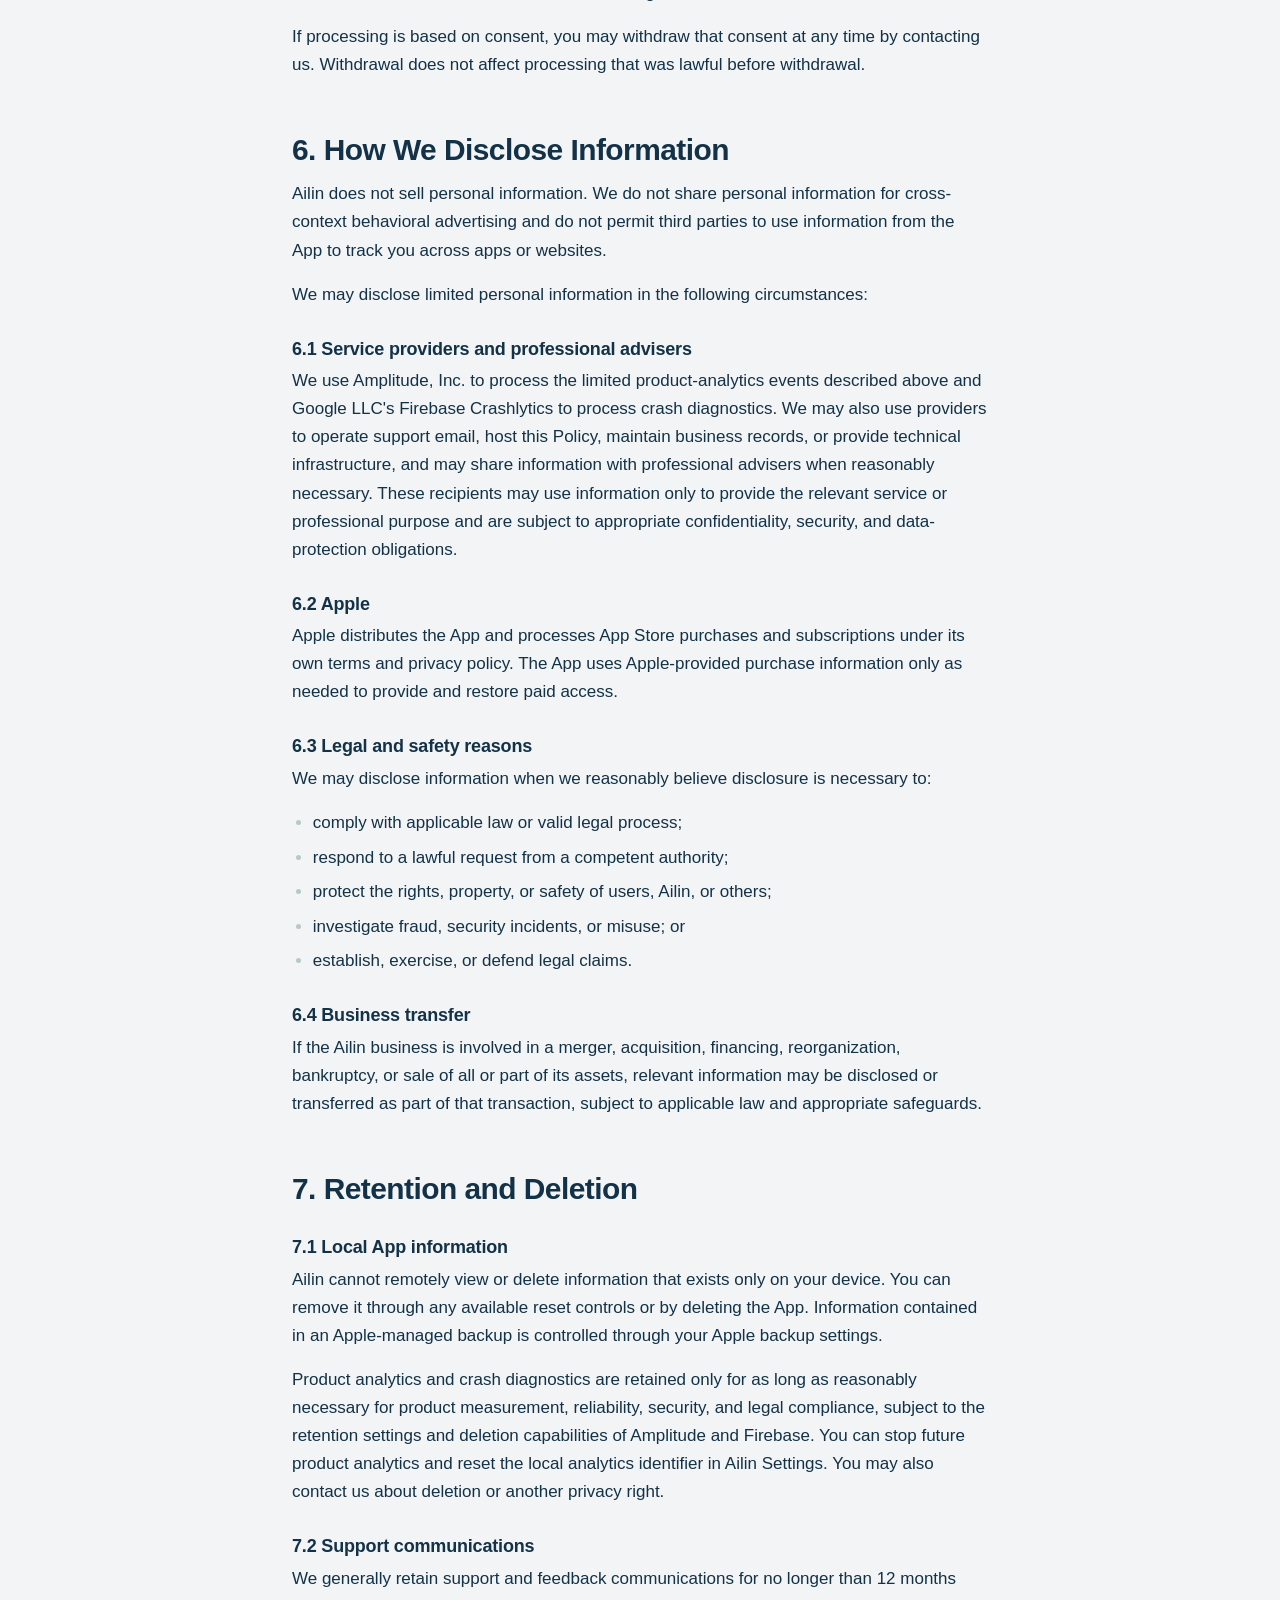
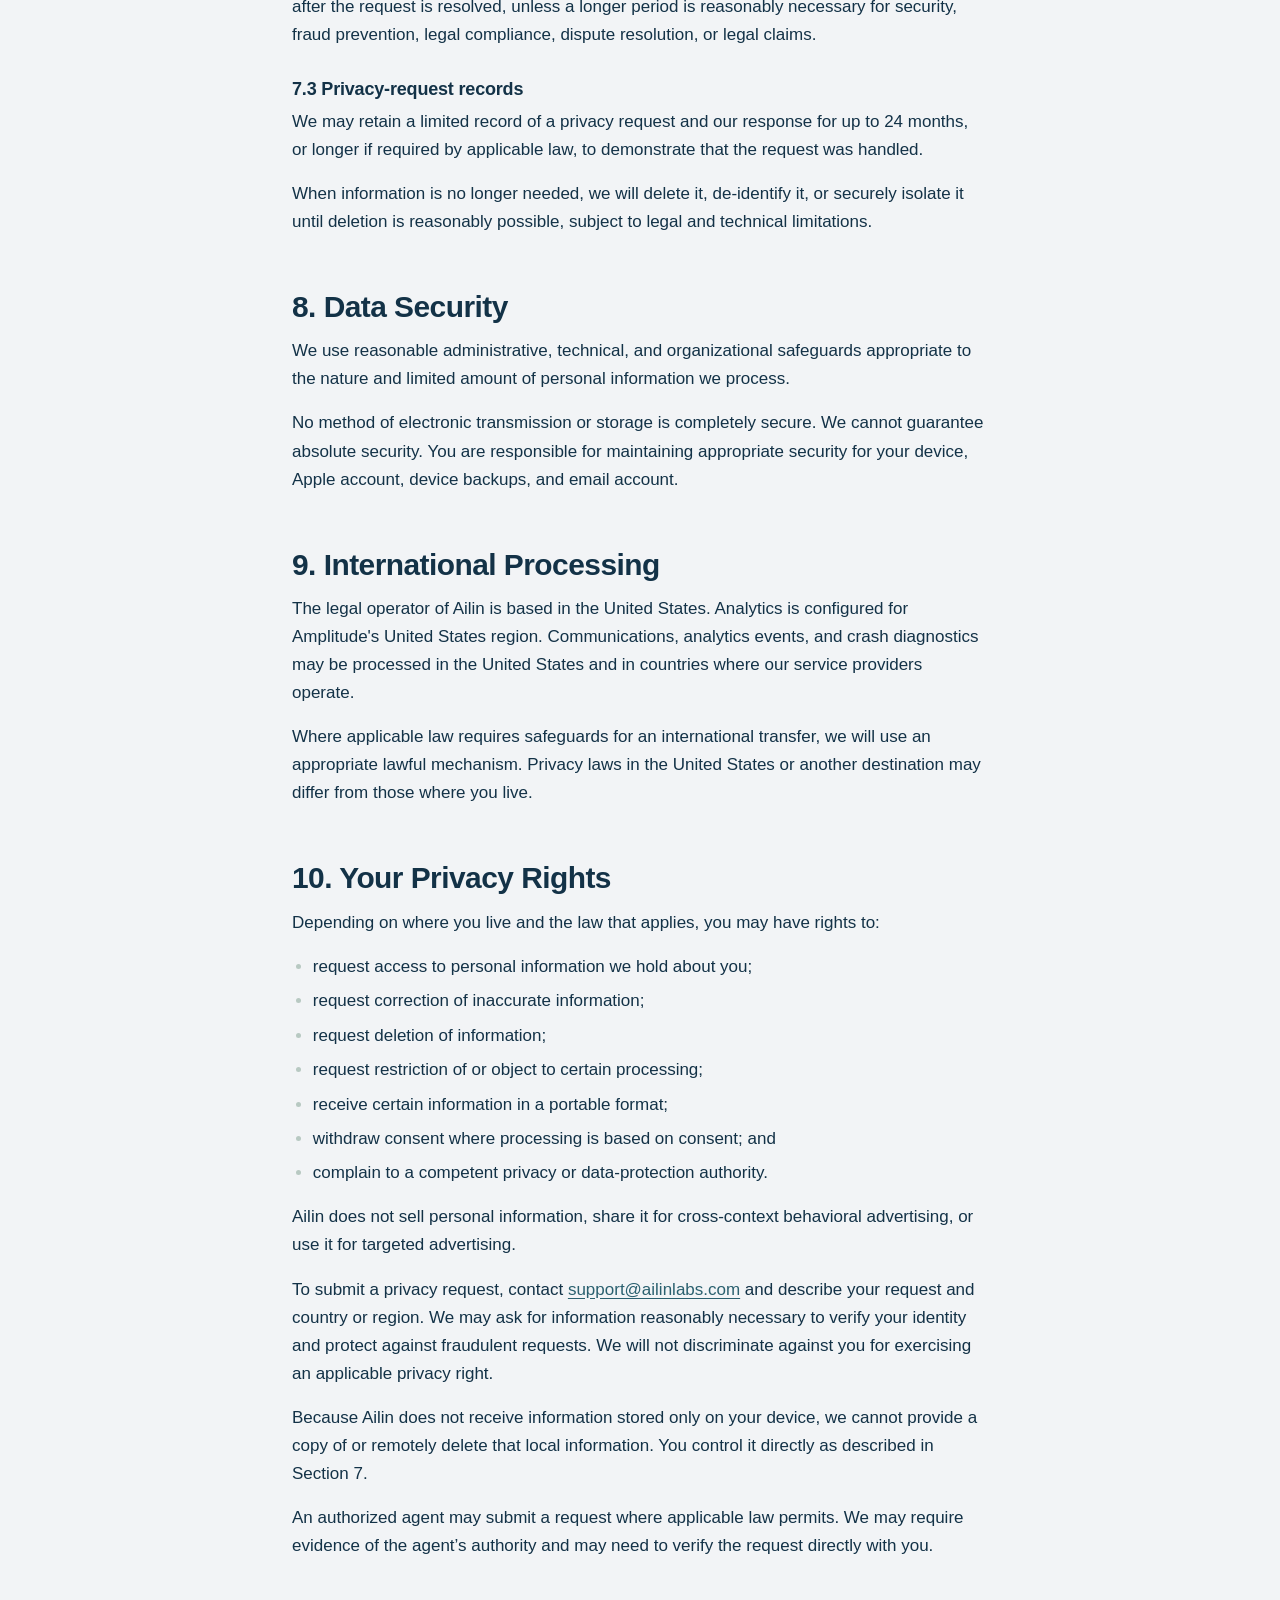
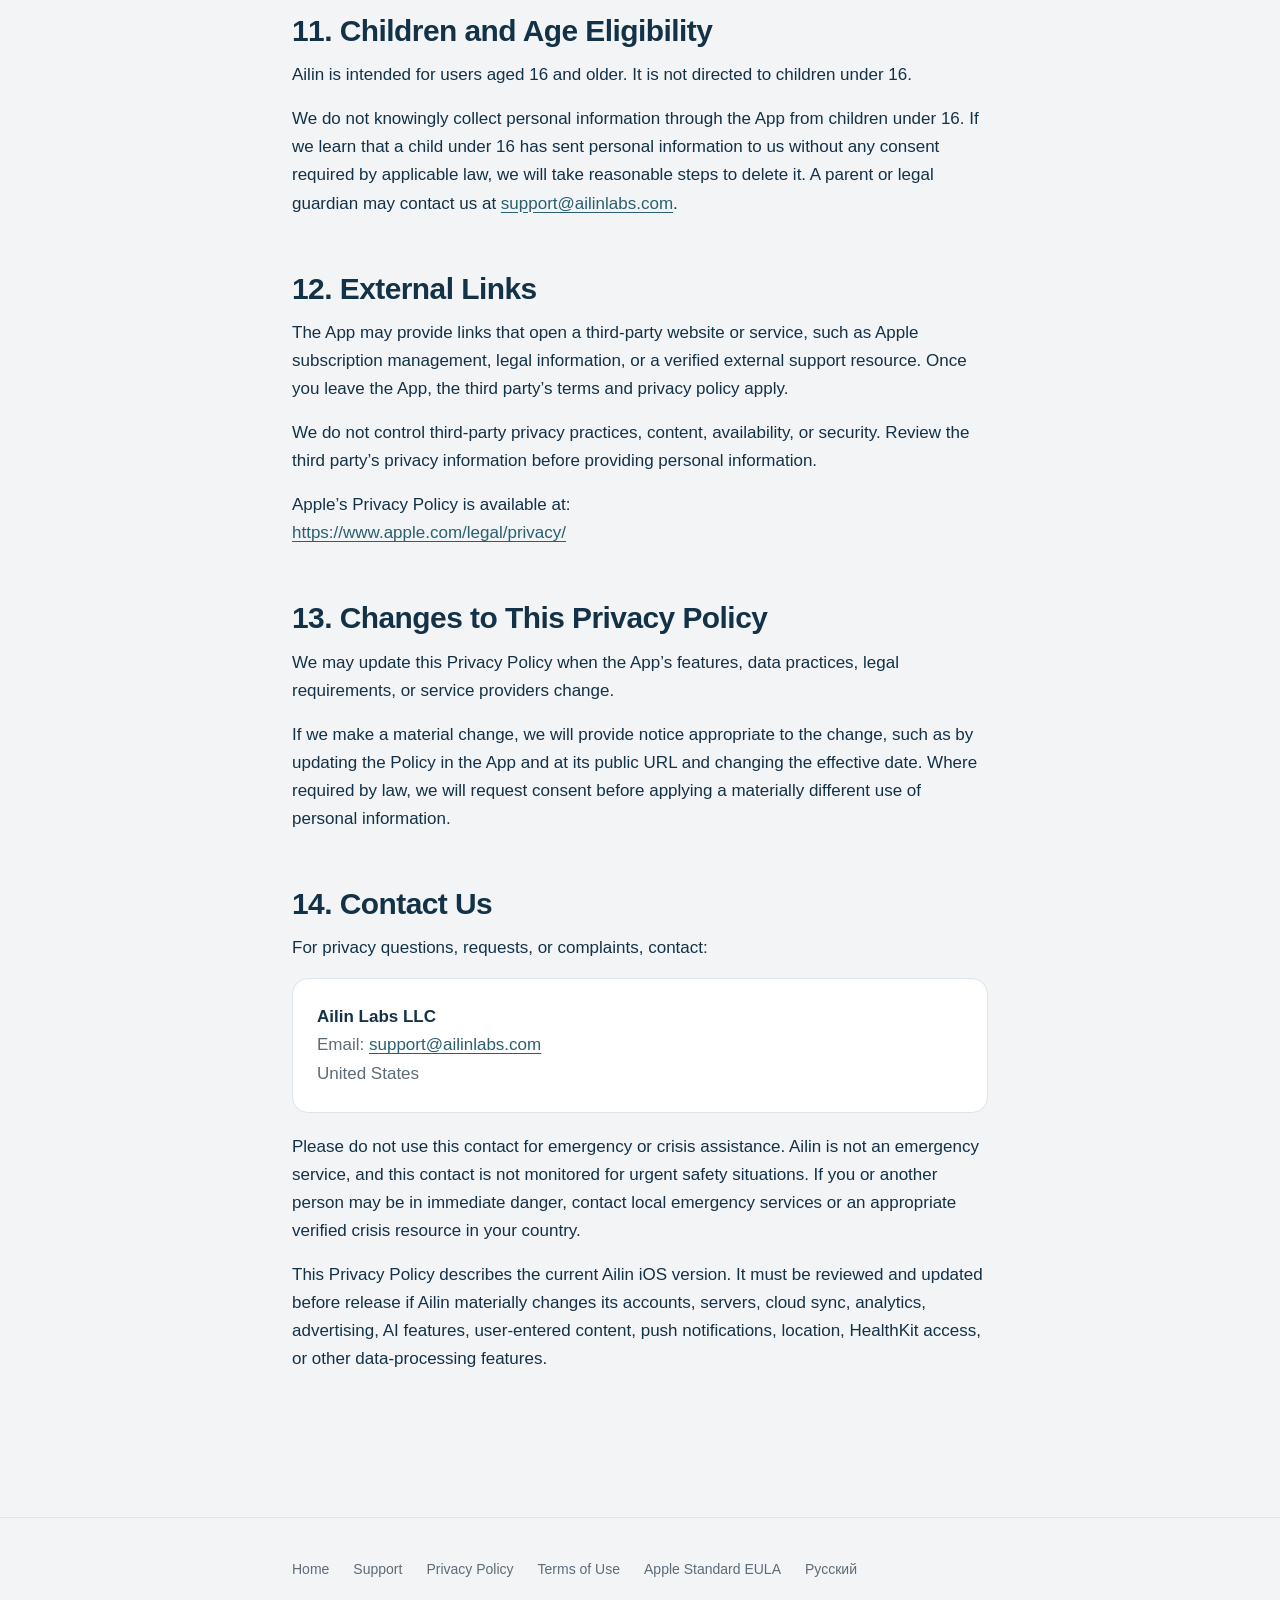
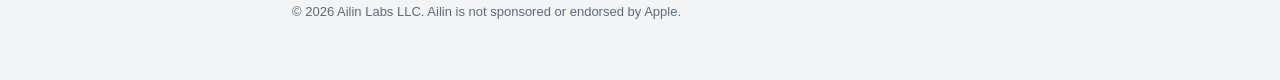
<file: privacy.html>
<!doctype html>
<html lang="en">
<head>
<meta charset="utf-8">
<meta name="viewport" content="width=device-width, initial-scale=1">
<title>Privacy Policy — Ailin</title>
<meta name="description" content="How Ailin handles information, including privacy-preserving product analytics and crash reporting. Ailin requires no account and has no advertising or cross-app tracking.">
<link rel="canonical" href="https://ailinlabs.com/privacy.html">
<link rel="alternate" hreflang="en" href="https://ailinlabs.com/privacy.html">
<link rel="alternate" hreflang="ru" href="https://ailinlabs.com/ru/privacy.html">
<link rel="alternate" hreflang="x-default" href="https://ailinlabs.com/privacy.html">
<meta name="theme-color" content="#f2f4f6" media="(prefers-color-scheme: light)">
<meta name="theme-color" content="#1f2a36" media="(prefers-color-scheme: dark)">
<link rel="icon" href="assets/icon-512.png?v=20260910-v3" type="image/png" sizes="512x512">
<link rel="stylesheet" href="assets/styles.css">
</head>
<body>

<a class="skip-link" href="#main">Skip to content</a>

<header class="site-header">
  <div class="wrap">
    <a class="brand" href="/"><img class="brand-icon" src="assets/icon-512.png" alt="" aria-hidden="true"> Ailin</a>
    <nav class="site-nav" aria-label="Primary">
      <a href="/">Home</a>
      <a href="support.html">Support</a>
      <a href="privacy.html" aria-current="page">Privacy</a>
      <a href="terms.html">Terms</a>
      <a class="lang-switch" href="ru/privacy.html" hreflang="ru" lang="ru">Русский</a>
    </nav>
  </div>
</header>

<main id="main" class="doc">
<div class="wrap wrap--read">

<h1>Ailin Privacy Policy</h1>

<div class="doc-meta">
  <dl>
    <dt>Version</dt><dd>1.1</dd>
    <dt>Status</dt><dd>FINAL — approved for current Ailin iOS analytics disclosures</dd>
    <dt>Effective date</dt><dd>August 20, 2026</dd>
    <dt>Operator and data controller</dt><dd>Ailin Labs LLC</dd>
    <dt>Privacy contact</dt><dd><a href="mailto:support@ailinlabs.com">support@ailinlabs.com</a></dd>
    <dt>Public policy URL</dt><dd><a href="https://ailinlabs.com/privacy.html">https://ailinlabs.com/privacy.html</a></dd>
  </dl>
</div>

<nav class="toc" aria-label="Table of contents">
  <h2>Contents</h2>
  <ol>
    <li><a href="#s1">Overview</a></li>
    <li><a href="#s2">Privacy Summary</a></li>
    <li><a href="#s3">Information Handled When You Use Ailin</a></li>
    <li><a href="#s4">How We Use Information</a></li>
    <li><a href="#s5">Legal Bases Where Required</a></li>
    <li><a href="#s6">How We Disclose Information</a></li>
    <li><a href="#s7">Retention and Deletion</a></li>
    <li><a href="#s8">Data Security</a></li>
    <li><a href="#s9">International Processing</a></li>
    <li><a href="#s10">Your Privacy Rights</a></li>
    <li><a href="#s11">Children and Age Eligibility</a></li>
    <li><a href="#s12">External Links</a></li>
    <li><a href="#s13">Changes to This Privacy Policy</a></li>
    <li><a href="#s14">Contact Us</a></li>
  </ol>
</nav>

<h2 id="s1">1. Overview</h2>

<p>This Privacy Policy explains how the legal operator identified above (“Ailin,” “we,” “us,” or “our”) handles information in connection with the Ailin iOS application (the “App”).</p>

<p>Ailin is designed to work primarily on your device and does not require an account. Your saved progress and preferences remain on your device. The App sends limited pseudonymous product-usage events and crash diagnostics described below; it does not send user-entered text or the prose you read.</p>

<p>This Policy applies to:</p>
<ul>
  <li>your use of the App;</li>
  <li>communications you choose to send directly to us, including support and privacy requests; and</li>
  <li>limited purchase and subscription information processed through Apple’s in-app purchase system.</li>
</ul>

<p>Apple and any third-party websites or services you open from the App have their own privacy practices.</p>

<h2 id="s2">2. Privacy Summary</h2>

<div class="table-scroll">
<table>
  <thead>
    <tr><th scope="col">Practice</th><th scope="col">Current Ailin iOS version</th></tr>
  </thead>
  <tbody>
    <tr><td>Account required</td><td>No</td></tr>
    <tr><td>Ailin server or cloud account</td><td>No</td></tr>
    <tr><td>Advertising</td><td>No</td></tr>
    <tr><td>Cross-app or cross-site tracking</td><td>No</td></tr>
    <tr><td>Analytics SDK</td><td>Yes — Amplitude, limited pseudonymous product events</td></tr>
    <tr><td>Third-party crash-reporting SDK</td><td>Yes — Firebase Crashlytics</td></tr>
    <tr><td>AI chat or submission of user-entered text</td><td>No</td></tr>
    <tr><td>Location access</td><td>No</td></tr>
    <tr><td>Camera, photo library, or microphone access</td><td>No</td></tr>
    <tr><td>Contacts or calendar access</td><td>No</td></tr>
    <tr><td>HealthKit access</td><td>No</td></tr>
    <tr><td>In-app progress and preferences</td><td>Stored locally on the device</td></tr>
    <tr><td>Payments and subscriptions</td><td>Processed by Apple</td></tr>
    <tr><td>Sale of personal information</td><td>No</td></tr>
  </tbody>
</table>
</div>

<h2 id="s3">3. Information Handled When You Use Ailin</h2>

<h3 id="s3-1">3.1 Information stored locally on your device</h3>

<p>The App may store limited information on your device so that it can remember your choices and function as expected. This may include:</p>
<ul>
  <li>App language;</li>
  <li>onboarding completion;</li>
  <li>settings and preferences;</li>
  <li>local progress or completion state;</li>
  <li>the current state of daily content;</li>
  <li>audio playback or content-selection state; and</li>
  <li>subscription entitlement or purchase-status information provided through Apple’s StoreKit framework.</li>
</ul>

<p>This information is processed locally. Ailin does not receive or have remote access to it in the current version.</p>

<p>Local App information generally remains on your device until you remove it through available device or App controls or delete the App. Depending on your Apple settings, some App data may be included in a device or iCloud backup managed by Apple. You control those backups through your Apple settings.</p>

<h3 id="s3-analytics">3.2 Product analytics and crash diagnostics</h3>

<p>To understand whether features work and to improve reliability, the App uses Amplitude for product analytics and Firebase Crashlytics for crash reporting. Analytics uses a random installation identifier and may include an app-session identifier, App version and build, language, visual theme, subscription tier, stable identifiers for prepared content, entry point, completion or exit status, scroll-depth milestones, active-duration measurements, and safe categories of purchase or content-loading failures.</p>

<p>Product analytics may describe App lifecycle events, onboarding progress and a broad self-selected onboarding fear group, card, tool, practice, SOS, Support, Understanding, Sleep, paywall, and subscription-funnel interactions, content-load failure categories, audio playback controls, and player seek direction or time deltas. These events use stable technical identifiers such as card IDs, tool IDs, topic IDs, item IDs, tiers, and entry points; they do not include localized titles, card body text, support prose, or user-entered text.</p>

<p>Some events, such as card-read completion, tool completion, or practice completion, are inferred from limited technical signals such as active time, scroll-depth thresholds, and whether the App is in the foreground. These events do not mean that Ailin knows what you read, understood, felt, believed, or experienced medically.</p>

<p>We use analytics to evaluate aggregate product behavior, reliability, content usefulness, onboarding flow, and subscription funnel performance. We do not use analytics events to create an individual medical, psychological, advertising, or health-related behavioral profile.</p>

<p>We do not send your name, email address, advertising identifier, precise location, contacts, emergency-contact details, user-entered text, card or support prose, anxiety rating, diagnosis, HealthKit data, raw StoreKit error messages, receipts, or payment-card information to Amplitude. IP-based location collection, carrier collection, IDFV collection, automatic screen or element capture, and session replay are disabled in the App's Amplitude configuration.</p>

<p>Crashlytics may receive technical crash information such as App and operating-system versions, device type, stack traces, and safe diagnostic attributes. We do not intentionally attach user-entered text, content prose, or health information to crash reports.</p>

<p>You can turn product analytics off in Ailin Settings. Turning it off stops future Amplitude events and resets the App's analytics identifier. Crash reporting is used separately for App reliability.</p>

<h3 id="s3-2">3.3 Purchases and subscriptions</h3>

<p>If you purchase a subscription or other paid feature, Apple processes the transaction through the App Store. Apple may process your Apple ID, payment and billing information, transaction records, device information, and purchase history under Apple’s own terms and privacy policy.</p>

<p>The App may receive limited transaction and entitlement information from Apple to provide or restore paid access. Ailin does not receive your full payment-card number and does not directly process App Store payments.</p>

<p>You can manage or cancel an App Store subscription through your Apple account settings. Deleting the App does not automatically cancel a subscription.</p>

<h3 id="s3-3">3.3 Information you choose to send to us</h3>

<p>You do not need to provide your name, email address, health information, or other personal information to use the App’s core features.</p>

<p>If you contact us by email or through another support channel, we may receive:</p>
<ul>
  <li>your name and email address;</li>
  <li>the contents of your message;</li>
  <li>attachments you choose to send;</li>
  <li>technical information you include, such as the App version, device model, or iOS version; and</li>
  <li>records of our response and follow-up communications.</li>
</ul>

<p>Please do not send medical records, diagnostic documents, government identification numbers, payment-card details, passwords, or information that is not necessary for us to handle your request.</p>

<p>Ailin is not a medical provider, emergency service, or crisis service. Support and privacy communications are not monitored as an emergency channel. Do not use them to request urgent medical or crisis assistance.</p>

<h3 id="s3-4">3.4 Health-related information</h3>

<p>The App does not ask you to create a health profile, does not access HealthKit, and does not send your in-app activity to Ailin as health data.</p>

<p>You may voluntarily include health-related information in a support message. We do not require it. If you send it, we will use it only as reasonably necessary to understand and respond to your request, comply with applicable law, or protect legal rights. Where applicable law requires separate consent or authorization, we will request it before any additional use or delete the information when it is not needed.</p>

<p>We do not sell health-related information, use it for advertising, or use it to create advertising profiles.</p>

<h3 id="s3-5">3.5 Information the current App does not collect</h3>

<p>The current App does not collect or transmit to Ailin:</p>
<ul>
  <li>precise or approximate location;</li>
  <li>contacts, calendars, photos, camera data, or microphone recordings;</li>
  <li>HealthKit data;</li>
  <li>advertising identifiers;</li>
  <li>browsing history;</li>
  <li>biometric data;</li>
  <li>user-created journal entries or chat messages;</li>
  <li>diagnostic assessments;</li>
  <li>advertising or health-related behavioral profiles;</li>
  <li>third-party advertising data; or</li>
  <li>data for cross-app or cross-site tracking.</li>
</ul>

<h2 id="s4">4. How We Use Information</h2>

<p>When you voluntarily contact us, we may use the information you provide to:</p>
<ul>
  <li>answer support, feedback, legal, or privacy requests;</li>
  <li>troubleshoot a problem you report;</li>
  <li>protect the security, integrity, and lawful operation of the App;</li>
  <li>investigate misuse, fraud, or violations of applicable terms;</li>
  <li>establish, exercise, or defend legal claims;</li>
  <li>comply with applicable law or valid legal process; and</li>
  <li>maintain necessary records of privacy requests and our responses.</li>
</ul>

<p>We do not use support communications to diagnose a condition, provide medical treatment, make automated health decisions, or personalize advertising.</p>

<h2 id="s5">5. Legal Bases Where Required</h2>

<p>Where applicable law requires a legal basis for processing personal information, the basis will depend on the circumstances and may include:</p>
<ul>
  <li>performing a contract or taking steps you request, such as providing support connected with your use of the App or a purchase;</li>
  <li>our legitimate interests in responding to communications, securing the App, preventing misuse, maintaining necessary records, and protecting legal rights, where those interests are not overridden by your rights;</li>
  <li>your consent, when we specifically request it;</li>
  <li>compliance with a legal obligation; or</li>
  <li>the establishment, exercise, or defense of legal claims.</li>
</ul>

<p>If processing is based on consent, you may withdraw that consent at any time by contacting us. Withdrawal does not affect processing that was lawful before withdrawal.</p>

<h2 id="s6">6. How We Disclose Information</h2>

<p>Ailin does not sell personal information. We do not share personal information for cross-context behavioral advertising and do not permit third parties to use information from the App to track you across apps or websites.</p>

<p>We may disclose limited personal information in the following circumstances:</p>

<h3 id="s6-1">6.1 Service providers and professional advisers</h3>

<p>We use Amplitude, Inc. to process the limited product-analytics events described above and Google LLC's Firebase Crashlytics to process crash diagnostics. We may also use providers to operate support email, host this Policy, maintain business records, or provide technical infrastructure, and may share information with professional advisers when reasonably necessary. These recipients may use information only to provide the relevant service or professional purpose and are subject to appropriate confidentiality, security, and data-protection obligations.</p>

<h3 id="s6-2">6.2 Apple</h3>

<p>Apple distributes the App and processes App Store purchases and subscriptions under its own terms and privacy policy. The App uses Apple-provided purchase information only as needed to provide and restore paid access.</p>

<h3 id="s6-3">6.3 Legal and safety reasons</h3>

<p>We may disclose information when we reasonably believe disclosure is necessary to:</p>
<ul>
  <li>comply with applicable law or valid legal process;</li>
  <li>respond to a lawful request from a competent authority;</li>
  <li>protect the rights, property, or safety of users, Ailin, or others;</li>
  <li>investigate fraud, security incidents, or misuse; or</li>
  <li>establish, exercise, or defend legal claims.</li>
</ul>

<h3 id="s6-4">6.4 Business transfer</h3>

<p>If the Ailin business is involved in a merger, acquisition, financing, reorganization, bankruptcy, or sale of all or part of its assets, relevant information may be disclosed or transferred as part of that transaction, subject to applicable law and appropriate safeguards.</p>

<h2 id="s7">7. Retention and Deletion</h2>

<h3 id="s7-1">7.1 Local App information</h3>

<p>Ailin cannot remotely view or delete information that exists only on your device. You can remove it through any available reset controls or by deleting the App. Information contained in an Apple-managed backup is controlled through your Apple backup settings.</p>

<p>Product analytics and crash diagnostics are retained only for as long as reasonably necessary for product measurement, reliability, security, and legal compliance, subject to the retention settings and deletion capabilities of Amplitude and Firebase. You can stop future product analytics and reset the local analytics identifier in Ailin Settings. You may also contact us about deletion or another privacy right.</p>

<h3 id="s7-2">7.2 Support communications</h3>

<p>We generally retain support and feedback communications for no longer than 12 months after the request is resolved, unless a longer period is reasonably necessary for security, fraud prevention, legal compliance, dispute resolution, or legal claims.</p>

<h3 id="s7-3">7.3 Privacy-request records</h3>

<p>We may retain a limited record of a privacy request and our response for up to 24 months, or longer if required by applicable law, to demonstrate that the request was handled.</p>

<p>When information is no longer needed, we will delete it, de-identify it, or securely isolate it until deletion is reasonably possible, subject to legal and technical limitations.</p>

<h2 id="s8">8. Data Security</h2>

<p>We use reasonable administrative, technical, and organizational safeguards appropriate to the nature and limited amount of personal information we process.</p>

<p>No method of electronic transmission or storage is completely secure. We cannot guarantee absolute security. You are responsible for maintaining appropriate security for your device, Apple account, device backups, and email account.</p>

<h2 id="s9">9. International Processing</h2>

<p>The legal operator of Ailin is based in the United States. Analytics is configured for Amplitude's United States region. Communications, analytics events, and crash diagnostics may be processed in the United States and in countries where our service providers operate.</p>

<p>Where applicable law requires safeguards for an international transfer, we will use an appropriate lawful mechanism. Privacy laws in the United States or another destination may differ from those where you live.</p>

<h2 id="s10">10. Your Privacy Rights</h2>

<p>Depending on where you live and the law that applies, you may have rights to:</p>
<ul>
  <li>request access to personal information we hold about you;</li>
  <li>request correction of inaccurate information;</li>
  <li>request deletion of information;</li>
  <li>request restriction of or object to certain processing;</li>
  <li>receive certain information in a portable format;</li>
  <li>withdraw consent where processing is based on consent; and</li>
  <li>complain to a competent privacy or data-protection authority.</li>
</ul>

<p>Ailin does not sell personal information, share it for cross-context behavioral advertising, or use it for targeted advertising.</p>

<p>To submit a privacy request, contact <a href="mailto:support@ailinlabs.com">support@ailinlabs.com</a> and describe your request and country or region. We may ask for information reasonably necessary to verify your identity and protect against fraudulent requests. We will not discriminate against you for exercising an applicable privacy right.</p>

<p>Because Ailin does not receive information stored only on your device, we cannot provide a copy of or remotely delete that local information. You control it directly as described in Section 7.</p>

<p>An authorized agent may submit a request where applicable law permits. We may require evidence of the agent’s authority and may need to verify the request directly with you.</p>

<h2 id="s11">11. Children and Age Eligibility</h2>

<p>Ailin is intended for users aged 16 and older. It is not directed to children under 16.</p>

<p>We do not knowingly collect personal information through the App from children under 16. If we learn that a child under 16 has sent personal information to us without any consent required by applicable law, we will take reasonable steps to delete it. A parent or legal guardian may contact us at <a href="mailto:support@ailinlabs.com">support@ailinlabs.com</a>.</p>

<h2 id="s12">12. External Links</h2>

<p>The App may provide links that open a third-party website or service, such as Apple subscription management, legal information, or a verified external support resource. Once you leave the App, the third party’s terms and privacy policy apply.</p>

<p>We do not control third-party privacy practices, content, availability, or security. Review the third party’s privacy information before providing personal information.</p>

<p>Apple’s Privacy Policy is available at:<br>
<a href="https://www.apple.com/legal/privacy/" rel="noopener">https://www.apple.com/legal/privacy/</a></p>

<h2 id="s13">13. Changes to This Privacy Policy</h2>

<p>We may update this Privacy Policy when the App’s features, data practices, legal requirements, or service providers change.</p>

<p>If we make a material change, we will provide notice appropriate to the change, such as by updating the Policy in the App and at its public URL and changing the effective date. Where required by law, we will request consent before applying a materially different use of personal information.</p>

<h2 id="s14">14. Contact Us</h2>

<p>For privacy questions, requests, or complaints, contact:</p>

<div class="contact-card">
  <address>
    <strong>Ailin Labs LLC</strong><br>
    Email: <a href="mailto:support@ailinlabs.com">support@ailinlabs.com</a><br>
    United States
  </address>
</div>

<p style="margin-top:1.25rem">Please do not use this contact for emergency or crisis assistance. Ailin is not an emergency service, and this contact is not monitored for urgent safety situations. If you or another person may be in immediate danger, contact local emergency services or an appropriate verified crisis resource in your country.</p>

<p>This Privacy Policy describes the current Ailin iOS version. It must be reviewed and updated before release if Ailin materially changes its accounts, servers, cloud sync, analytics, advertising, AI features, user-entered content, push notifications, location, HealthKit access, or other data-processing features.</p>

</div>
</main>

<footer class="site-footer">
  <div class="wrap wrap--read">
    <nav aria-label="Footer">
      <a href="/">Home</a>
      <a href="support.html">Support</a>
      <a href="privacy.html">Privacy Policy</a>
      <a href="terms.html">Terms of Use</a>
      <a href="https://www.apple.com/legal/internet-services/itunes/dev/stdeula/" rel="noopener">Apple Standard EULA</a>
      <a href="ru/privacy.html" hreflang="ru" lang="ru">Русский</a>
    </nav>
    <p class="footer-legal">&copy; 2026 Ailin Labs LLC. Ailin is not sponsored or endorsed by Apple.</p>
  </div>
</footer>

</body>
</html>
</file>
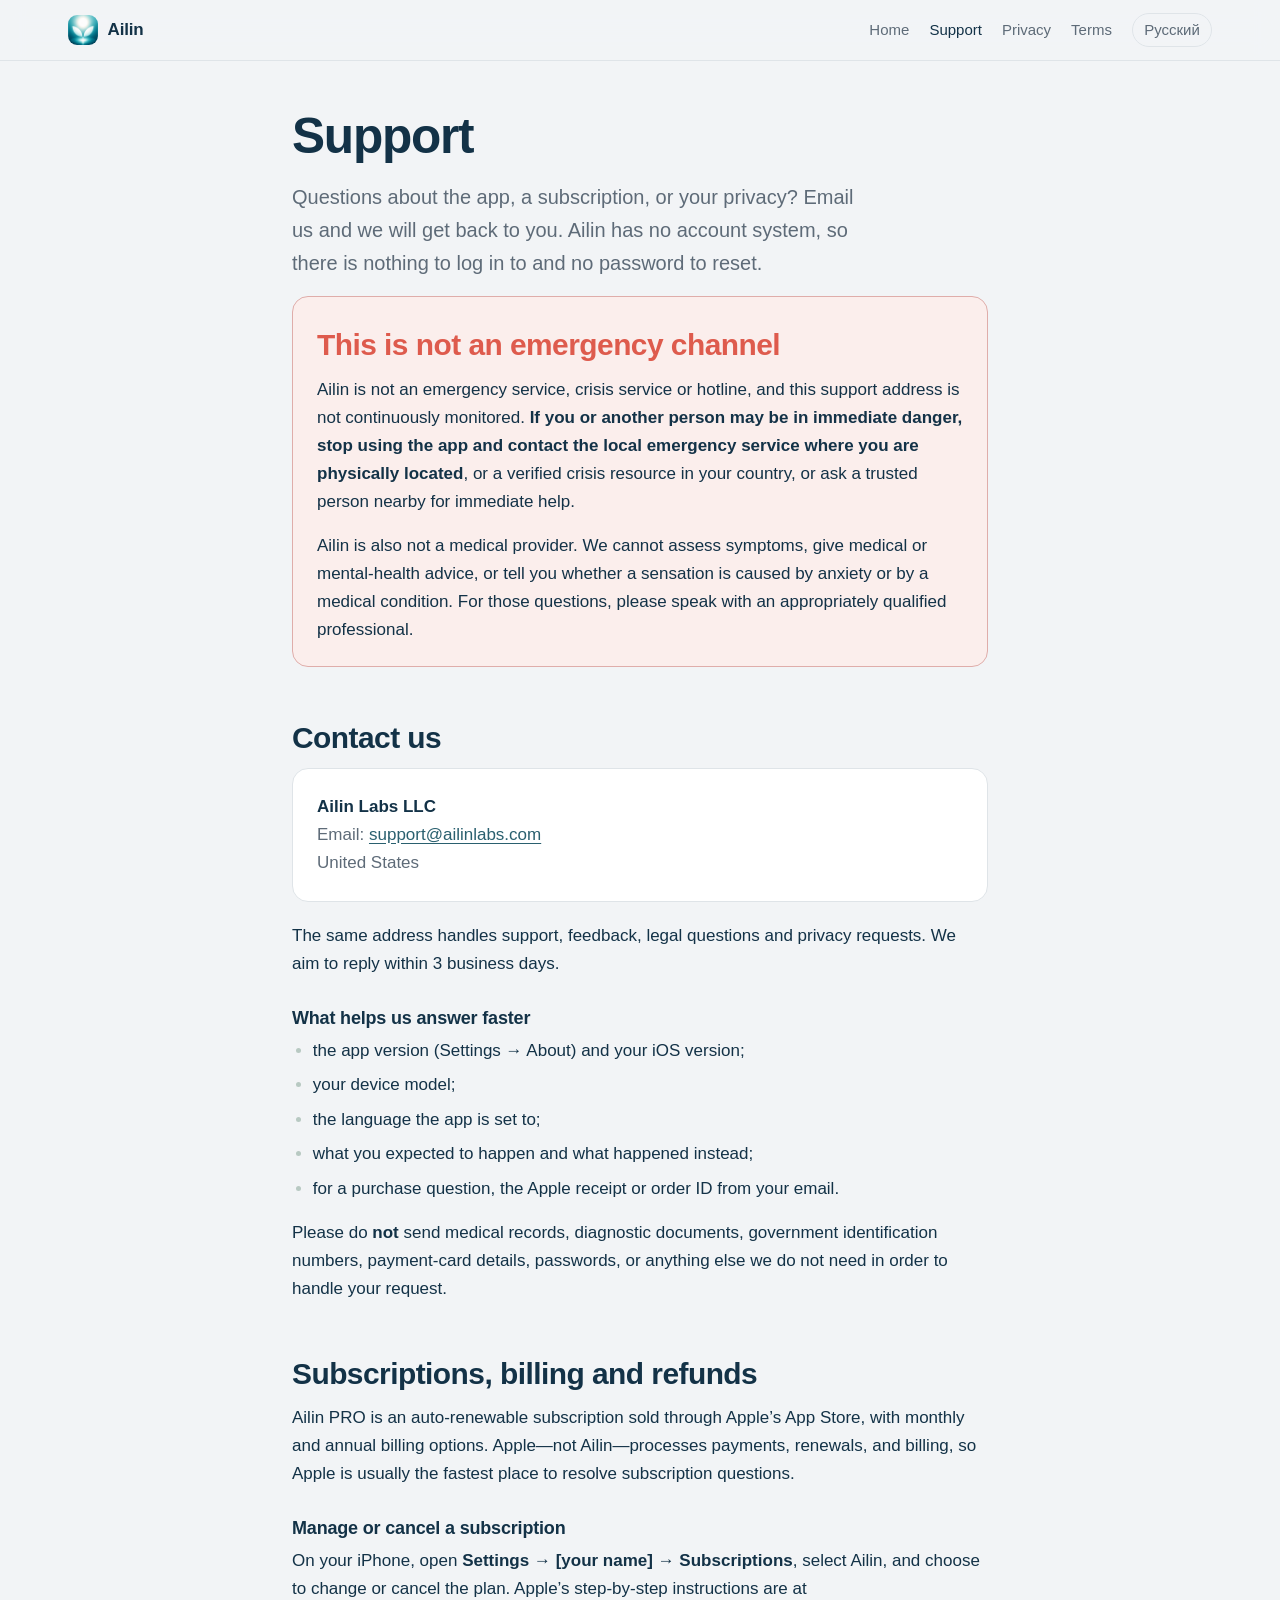
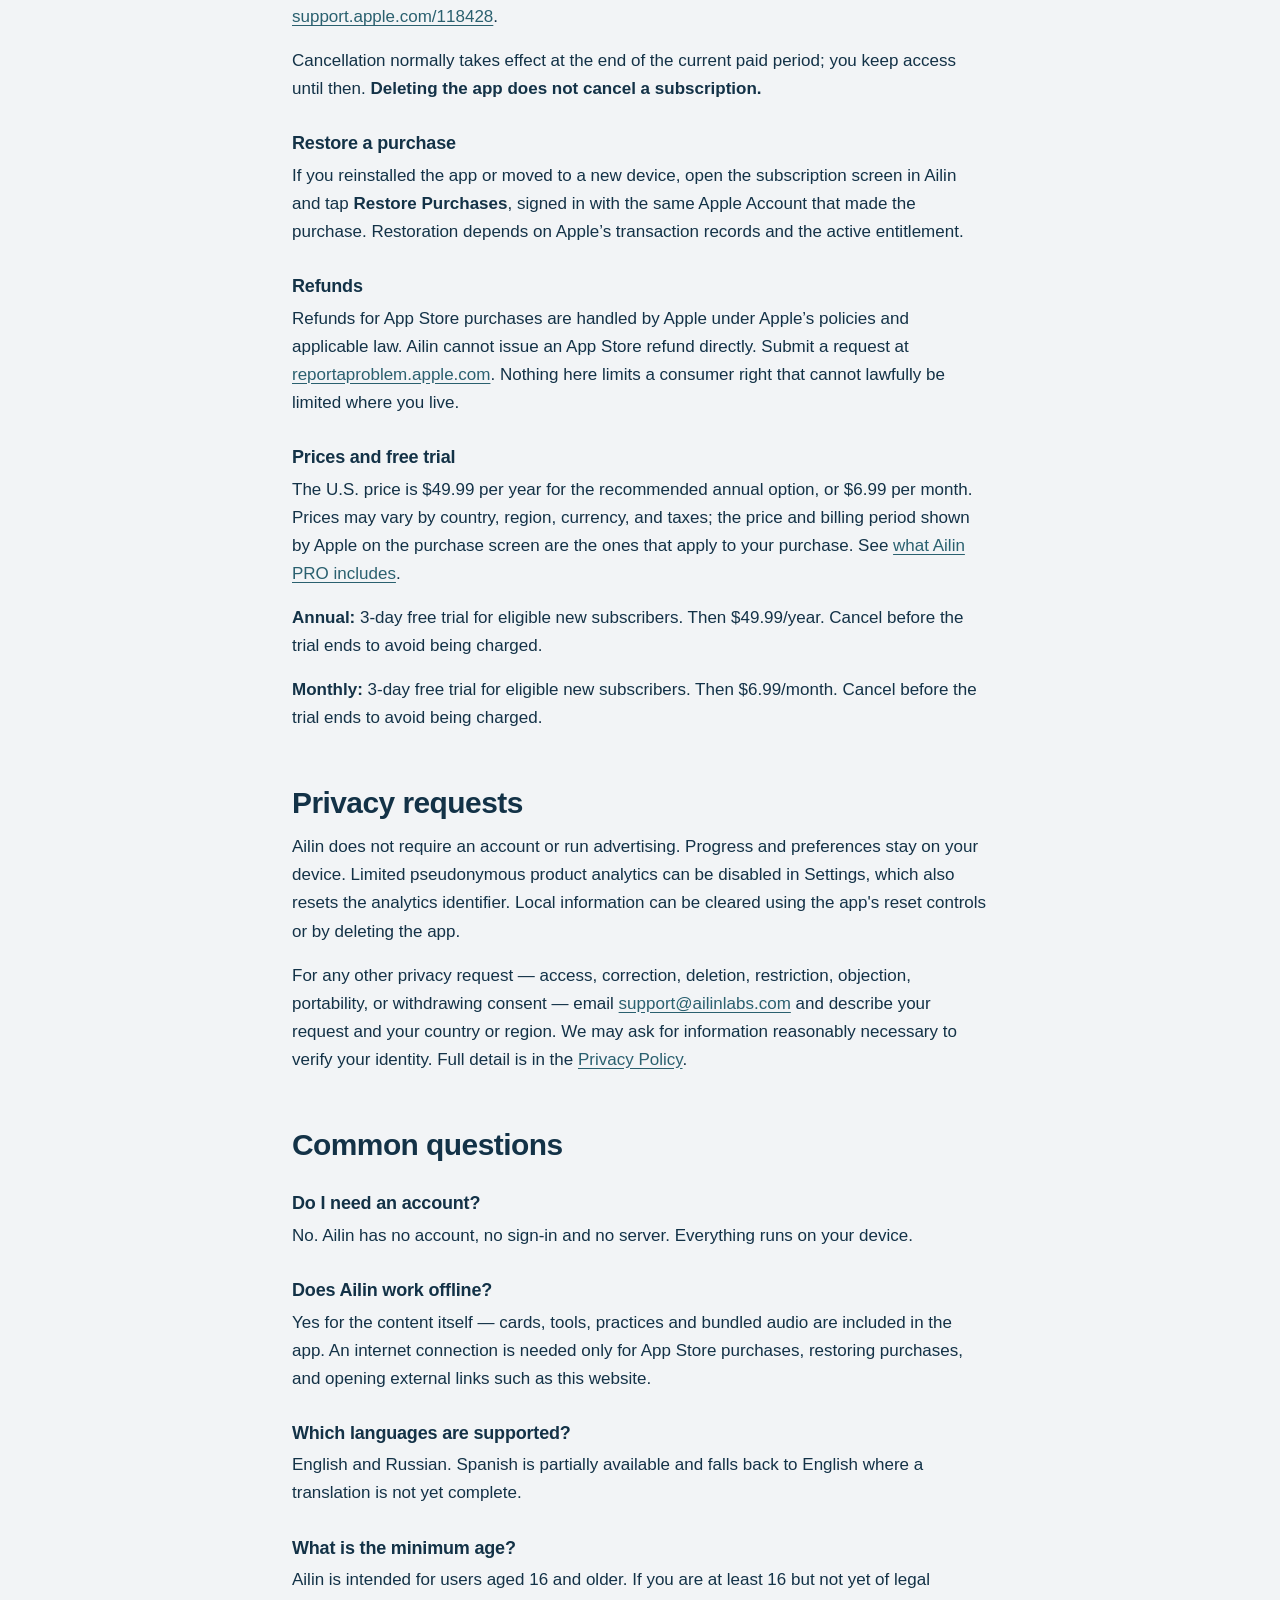
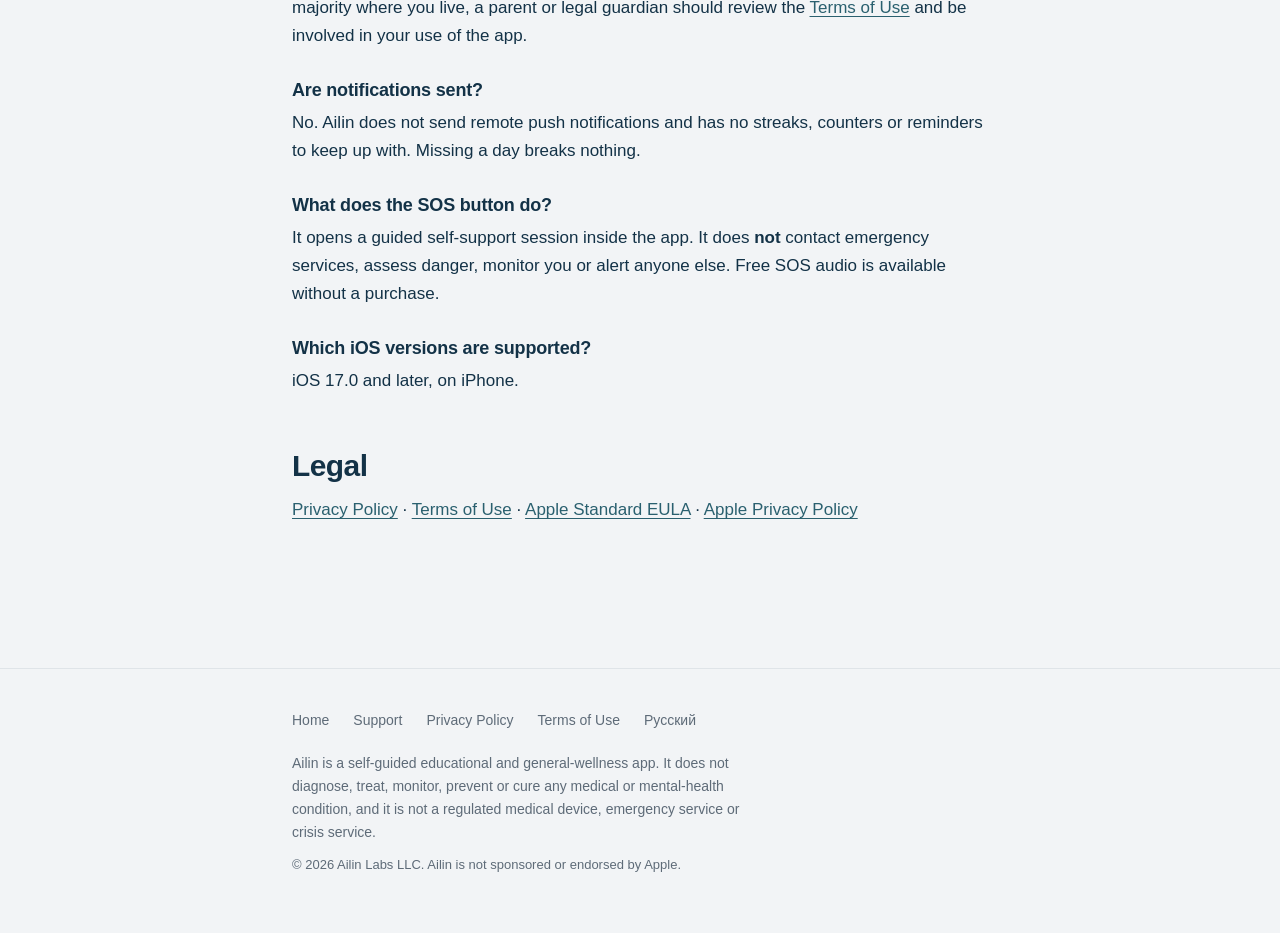
<file: support.html>
<!doctype html>
<html lang="en">
<head>
<meta charset="utf-8">
<meta name="viewport" content="width=device-width, initial-scale=1">
<title>Support — Ailin</title>
<meta name="description" content="Ailin support: contact details, subscription management, restoring purchases, refunds, privacy requests and answers to common questions.">
<link rel="canonical" href="https://ailinlabs.com/support.html">
<link rel="alternate" hreflang="en" href="https://ailinlabs.com/support.html">
<link rel="alternate" hreflang="ru" href="https://ailinlabs.com/ru/support.html">
<link rel="alternate" hreflang="x-default" href="https://ailinlabs.com/support.html">
<meta name="theme-color" content="#f2f4f6" media="(prefers-color-scheme: light)">
<meta name="theme-color" content="#1f2a36" media="(prefers-color-scheme: dark)">
<link rel="icon" href="assets/icon-512.png?v=20260910-v3" type="image/png" sizes="512x512">
<link rel="stylesheet" href="assets/styles.css">
</head>
<body>

<a class="skip-link" href="#main">Skip to content</a>

<header class="site-header">
  <div class="wrap">
    <a class="brand" href="/"><img class="brand-icon" src="assets/icon-512.png" alt="" aria-hidden="true"> Ailin</a>
    <nav class="site-nav" aria-label="Primary">
      <a href="/">Home</a>
      <a href="support.html" aria-current="page">Support</a>
      <a href="privacy.html">Privacy</a>
      <a href="terms.html">Terms</a>
      <a class="lang-switch" href="ru/support.html" hreflang="ru" lang="ru">Русский</a>
    </nav>
  </div>
</header>

<main id="main" class="doc">
<div class="wrap wrap--read">

<h1>Support</h1>

<p class="lede">
  Questions about the app, a subscription, or your privacy? Email us and we will get back
  to you. Ailin has no account system, so there is nothing to log in to and no password to
  reset.
</p>

<div class="notice notice--safety">
  <h2 style="margin-top:0">This is not an emergency channel</h2>
  <p>
    Ailin is not an emergency service, crisis service or hotline, and this support address
    is not continuously monitored. <strong>If you or another person may be in immediate
    danger, stop using the app and contact the local emergency service where you are
    physically located</strong>, or a verified crisis resource in your country, or ask a
    trusted person nearby for immediate help.
  </p>
  <p>
    Ailin is also not a medical provider. We cannot assess symptoms, give medical or
    mental-health advice, or tell you whether a sensation is caused by anxiety or by a
    medical condition. For those questions, please speak with an appropriately qualified
    professional.
  </p>
</div>

<h2 id="contact">Contact us</h2>

<div class="contact-card">
  <address>
    <strong>Ailin Labs LLC</strong><br>
    Email: <a href="mailto:support@ailinlabs.com">support@ailinlabs.com</a><br>
    United States
  </address>
</div>

<p style="margin-top:1.25rem">
  The same address handles support, feedback, legal questions and privacy requests. We aim
  to reply within 3 business days.
</p>

<h3>What helps us answer faster</h3>
<ul>
  <li>the app version (Settings &rarr; About) and your iOS version;</li>
  <li>your device model;</li>
  <li>the language the app is set to;</li>
  <li>what you expected to happen and what happened instead;</li>
  <li>for a purchase question, the Apple receipt or order ID from your email.</li>
</ul>

<p>
  Please do <strong>not</strong> send medical records, diagnostic documents, government
  identification numbers, payment-card details, passwords, or anything else we do not need
  in order to handle your request.
</p>

<h2 id="subscriptions">Subscriptions, billing and refunds</h2>

<p>
  Ailin PRO is an auto-renewable subscription sold through Apple&rsquo;s App Store, with monthly
  and annual billing options. Apple&mdash;not Ailin&mdash;processes payments, renewals, and billing,
  so Apple is usually the fastest place to resolve subscription questions.
</p>

<h3>Manage or cancel a subscription</h3>
<p>
  On your iPhone, open <strong>Settings &rarr; [your name] &rarr; Subscriptions</strong>,
  select Ailin, and choose to change or cancel the plan. Apple&rsquo;s step-by-step
  instructions are at
  <a href="https://support.apple.com/118428" rel="noopener">support.apple.com/118428</a>.
</p>
<p>
  Cancellation normally takes effect at the end of the current paid period; you keep access
  until then. <strong>Deleting the app does not cancel a subscription.</strong>
</p>

<h3>Restore a purchase</h3>
<p>
  If you reinstalled the app or moved to a new device, open the subscription screen in Ailin
  and tap <strong>Restore Purchases</strong>, signed in with the same Apple Account that
  made the purchase. Restoration depends on Apple&rsquo;s transaction records and the active
  entitlement.
</p>

<h3>Refunds</h3>
<p>
  Refunds for App Store purchases are handled by Apple under Apple&rsquo;s policies and
  applicable law. Ailin cannot issue an App Store refund directly. Submit a request at
  <a href="https://reportaproblem.apple.com/" rel="noopener">reportaproblem.apple.com</a>.
  Nothing here limits a consumer right that cannot lawfully be limited where you live.
</p>

<h3>Prices and free trial</h3>
<p>
  The U.S. price is $49.99 per year for the recommended annual option, or $6.99 per month.
  Prices may vary by country, region, currency, and taxes; the price and billing period shown
  by Apple on the purchase screen are the ones that apply to your purchase. See
  <a href="/#plans">what Ailin PRO includes</a>.
</p>
<p><strong>Annual:</strong> 3-day free trial for eligible new subscribers. Then $49.99/year. Cancel before the trial ends to avoid being charged.</p>
<p><strong>Monthly:</strong> 3-day free trial for eligible new subscribers. Then $6.99/month. Cancel before the trial ends to avoid being charged.</p>

<h2 id="privacy-requests">Privacy requests</h2>

<p>
  Ailin does not require an account or run advertising. Progress and preferences stay on your
  device. Limited pseudonymous product analytics can be disabled in Settings, which also resets
  the analytics identifier. Local information can be cleared using the app's reset controls or
  by deleting the app.
</p>
<p>
  For any other privacy request — access, correction, deletion, restriction, objection,
  portability, or withdrawing consent — email
  <a href="mailto:support@ailinlabs.com">support@ailinlabs.com</a> and describe your request
  and your country or region. We may ask for information reasonably necessary to verify your
  identity. Full detail is in the <a href="privacy.html">Privacy Policy</a>.
</p>

<h2 id="faq">Common questions</h2>

<h3>Do I need an account?</h3>
<p>No. Ailin has no account, no sign-in and no server. Everything runs on your device.</p>

<h3>Does Ailin work offline?</h3>
<p>
  Yes for the content itself — cards, tools, practices and bundled audio are included in the
  app. An internet connection is needed only for App Store purchases, restoring purchases,
  and opening external links such as this website.
</p>

<h3>Which languages are supported?</h3>
<p>
  English and Russian. Spanish is partially available and falls back to English where a
  translation is not yet complete.</p>

<h3>What is the minimum age?</h3>
<p>
  Ailin is intended for users aged 16 and older. If you are at least 16 but not yet of legal
  majority where you live, a parent or legal guardian should review the
  <a href="terms.html">Terms of Use</a> and be involved in your use of the app.
</p>

<h3>Are notifications sent?</h3>
<p>
  No. Ailin does not send remote push notifications and has no streaks, counters or reminders
  to keep up with. Missing a day breaks nothing.
</p>

<h3>What does the SOS button do?</h3>
<p>
  It opens a guided self-support session inside the app. It does <strong>not</strong> contact
  emergency services, assess danger, monitor you or alert anyone else. Free SOS audio is
  available without a purchase.
</p>

<h3>Which iOS versions are supported?</h3>
<p>iOS 17.0 and later, on iPhone.</p>

<h2 id="legal">Legal</h2>
<p>
  <a href="privacy.html">Privacy Policy</a> ·
  <a href="terms.html">Terms of Use</a> ·
  <a href="https://www.apple.com/legal/internet-services/itunes/dev/stdeula/" rel="noopener">Apple Standard EULA</a> ·
  <a href="https://www.apple.com/legal/privacy/" rel="noopener">Apple Privacy Policy</a>
</p>

</div>
</main>

<footer class="site-footer">
  <div class="wrap wrap--read">
    <nav aria-label="Footer">
      <a href="/">Home</a>
      <a href="support.html">Support</a>
      <a href="privacy.html">Privacy Policy</a>
      <a href="terms.html">Terms of Use</a>
      <a href="ru/support.html" hreflang="ru" lang="ru">Русский</a>
    </nav>
    <p>
      Ailin is a self-guided educational and general-wellness app. It does not diagnose,
      treat, monitor, prevent or cure any medical or mental-health condition, and it is not a
      regulated medical device, emergency service or crisis service.
    </p>
    <p class="footer-legal">&copy; 2026 Ailin Labs LLC. Ailin is not sponsored or endorsed by Apple.</p>
  </div>
</footer>

</body>
</html>
</file>
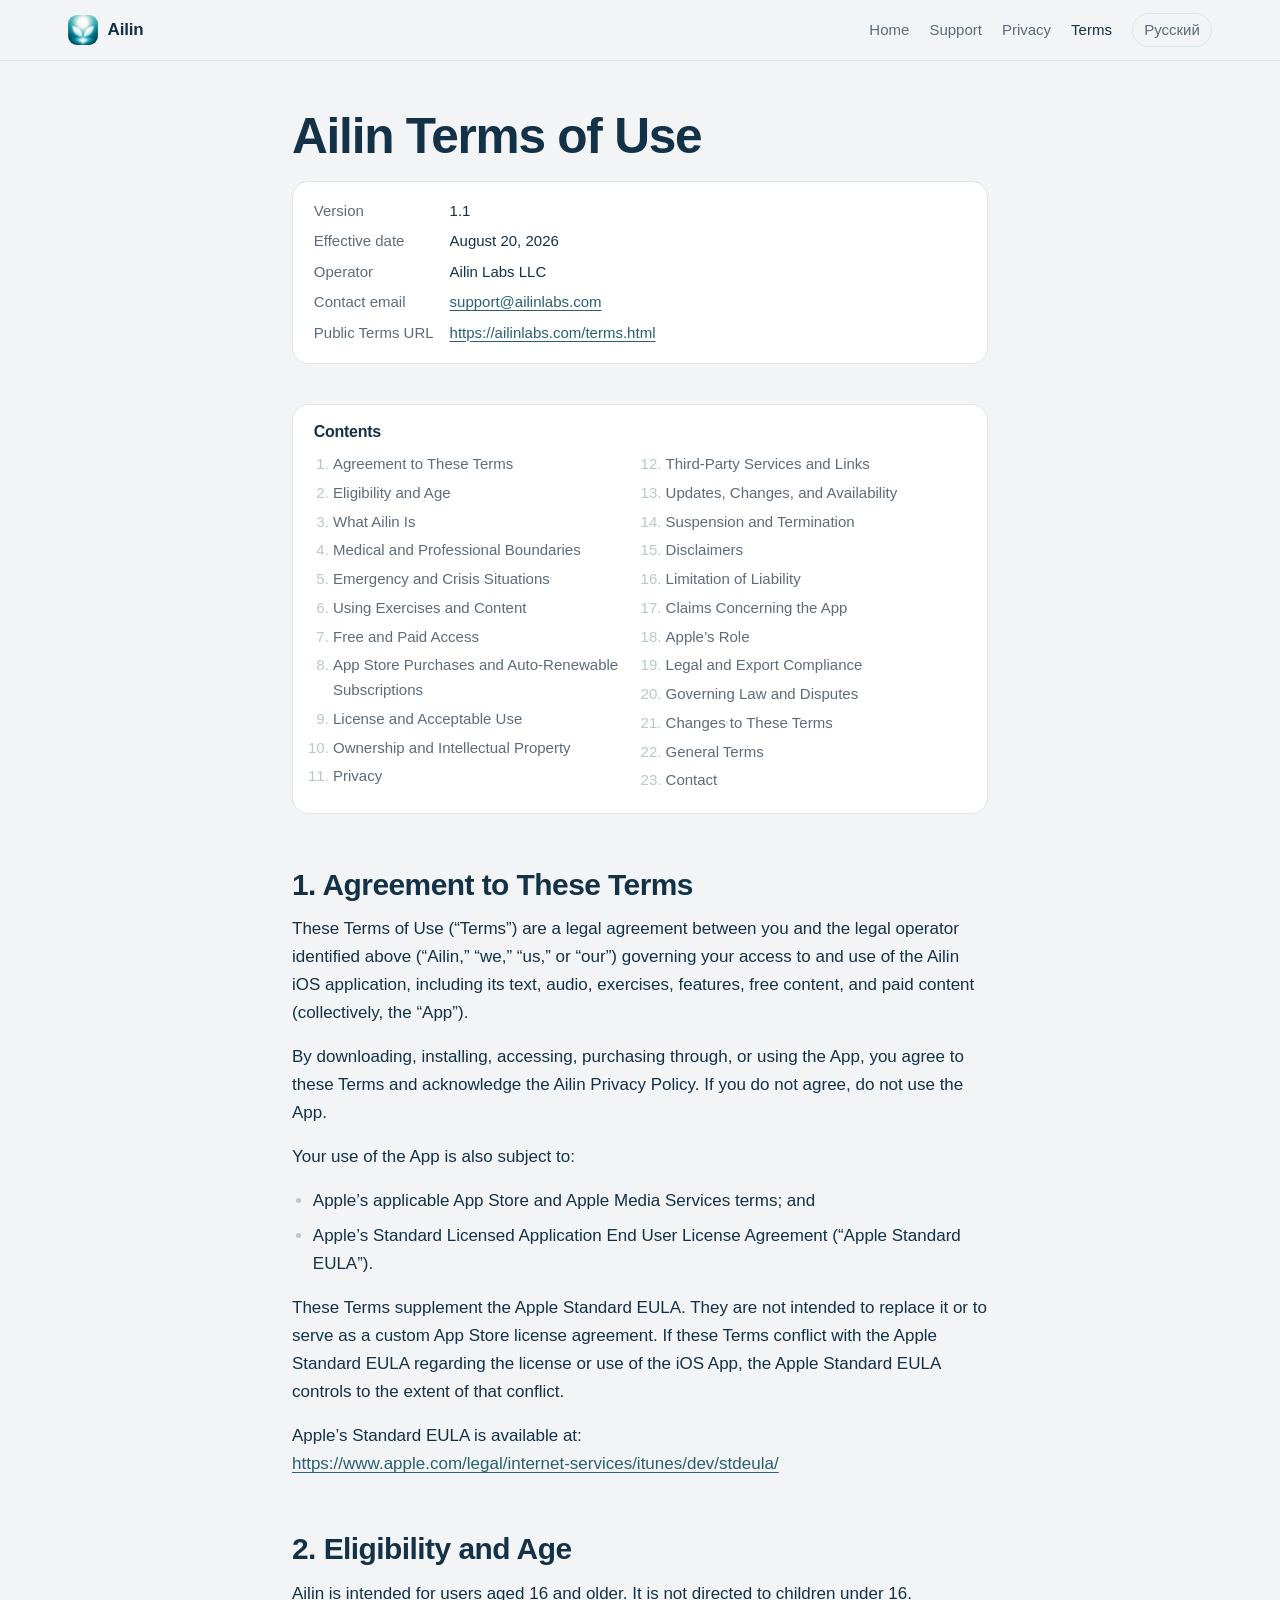
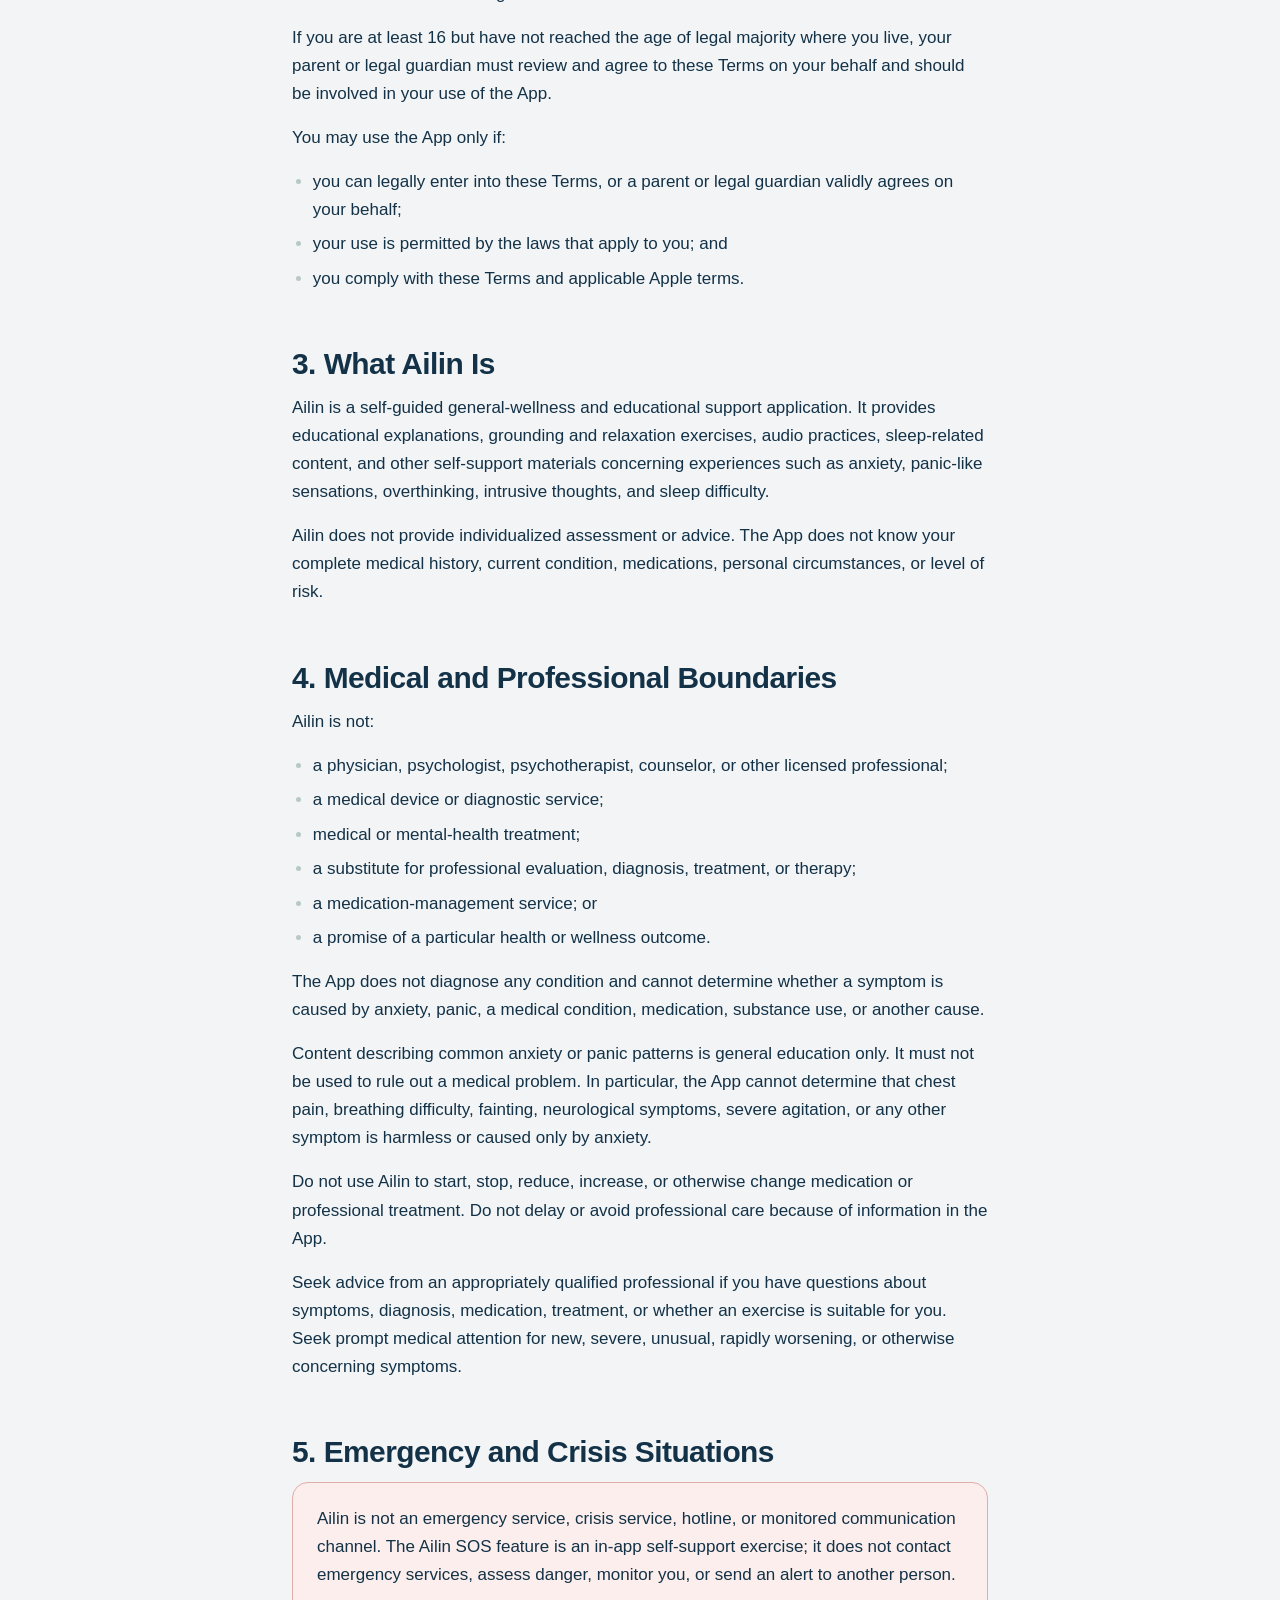
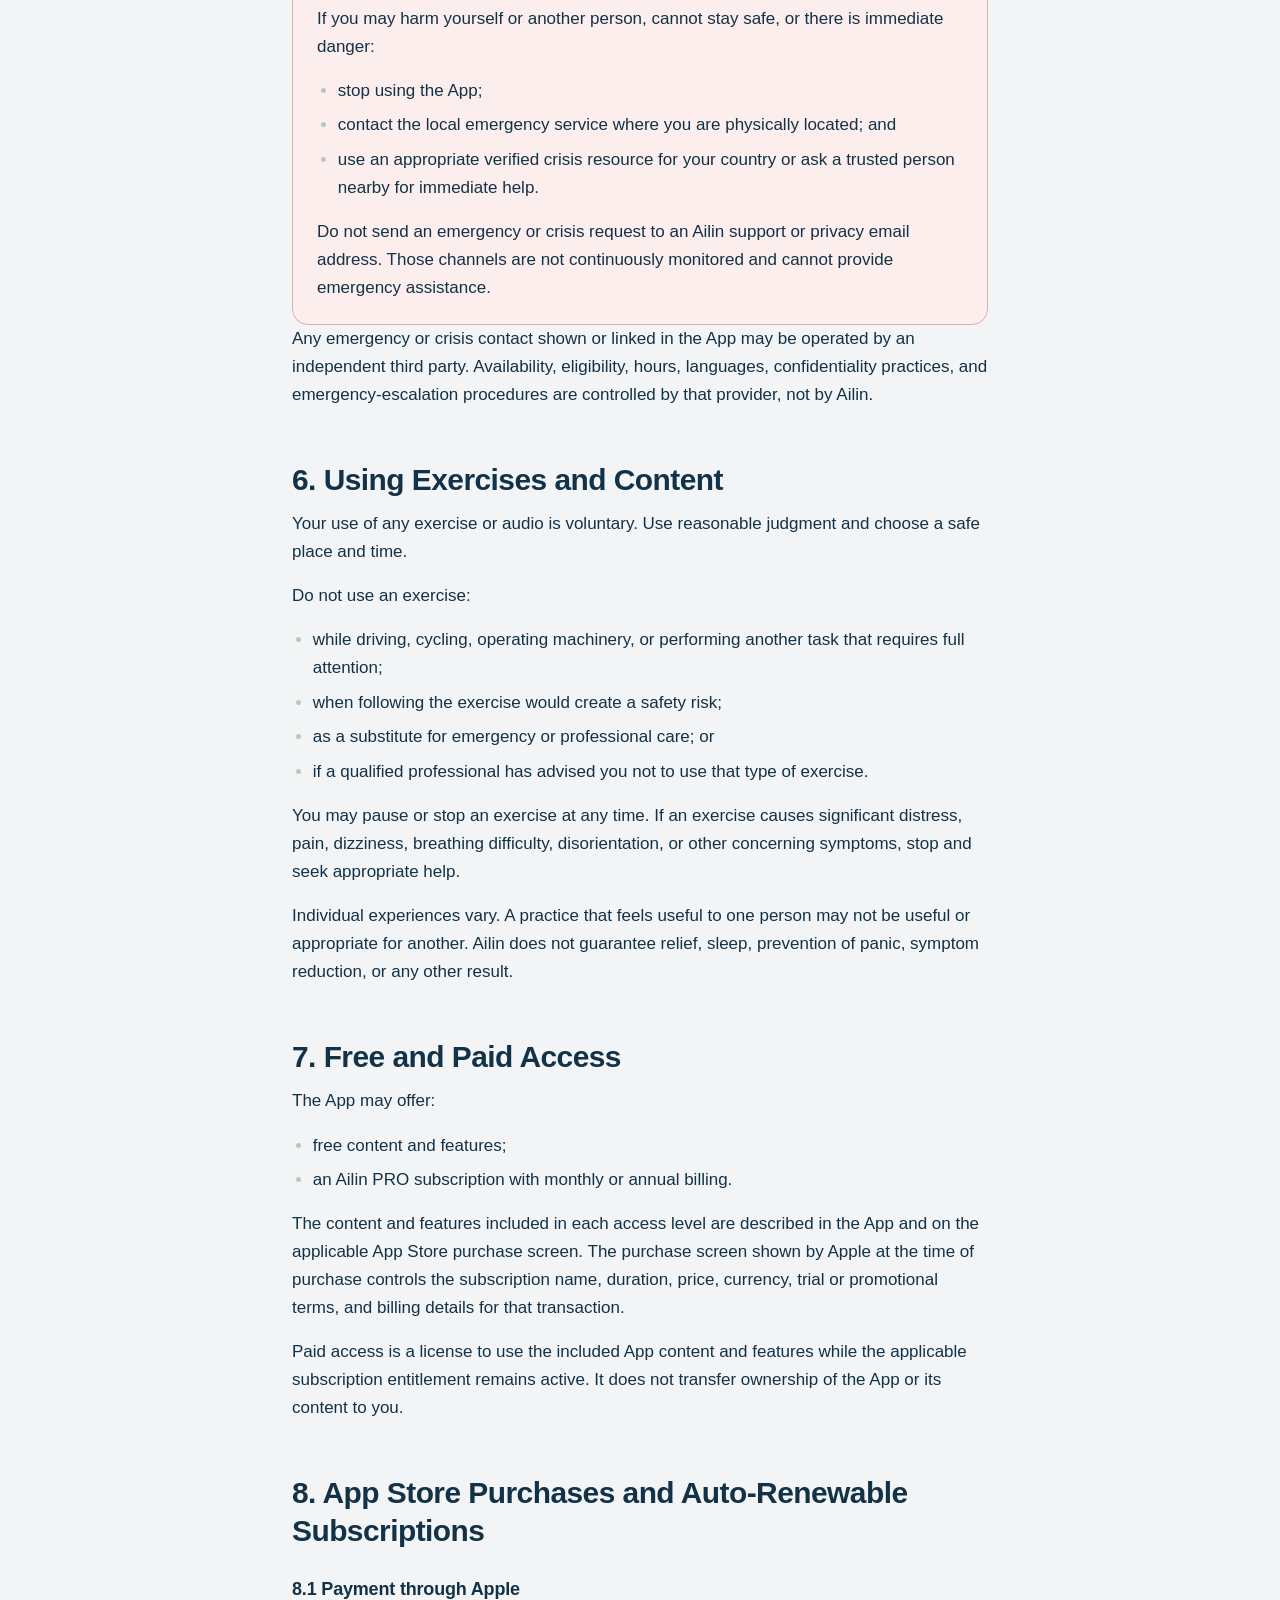
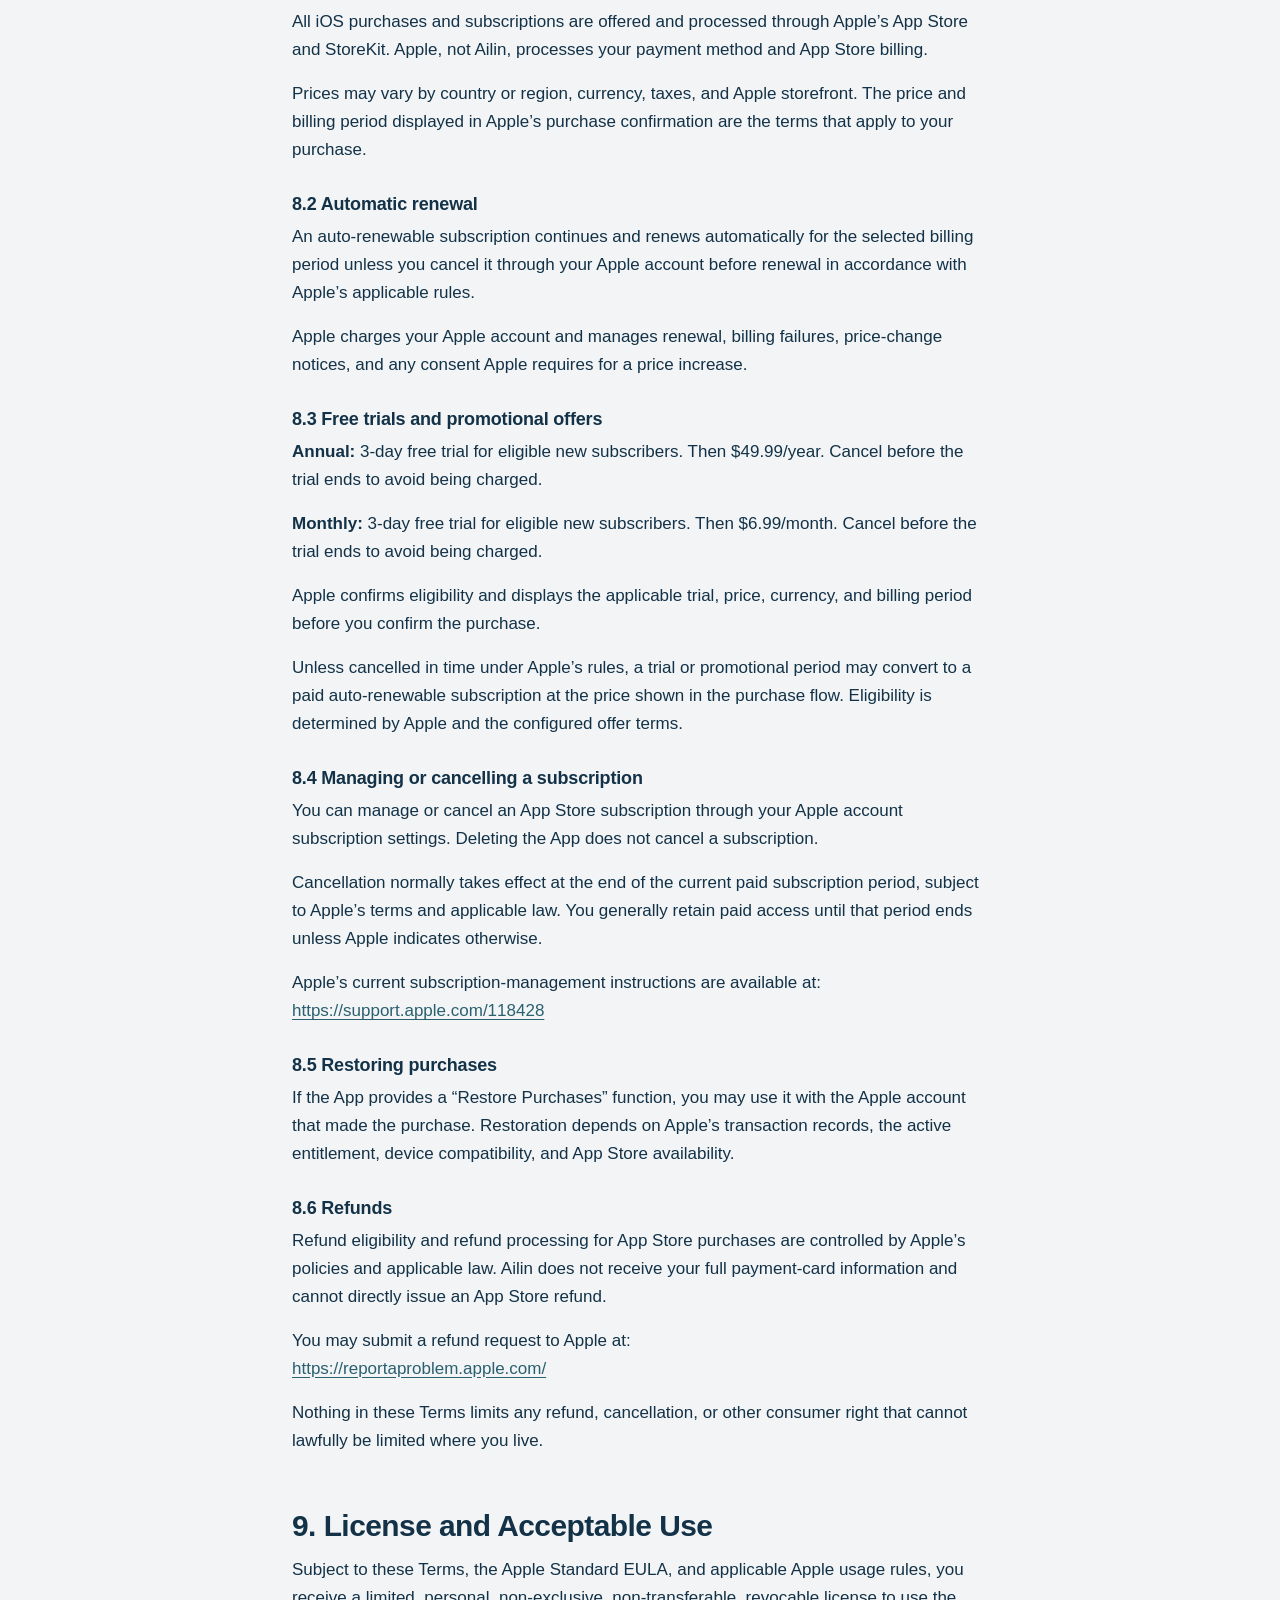
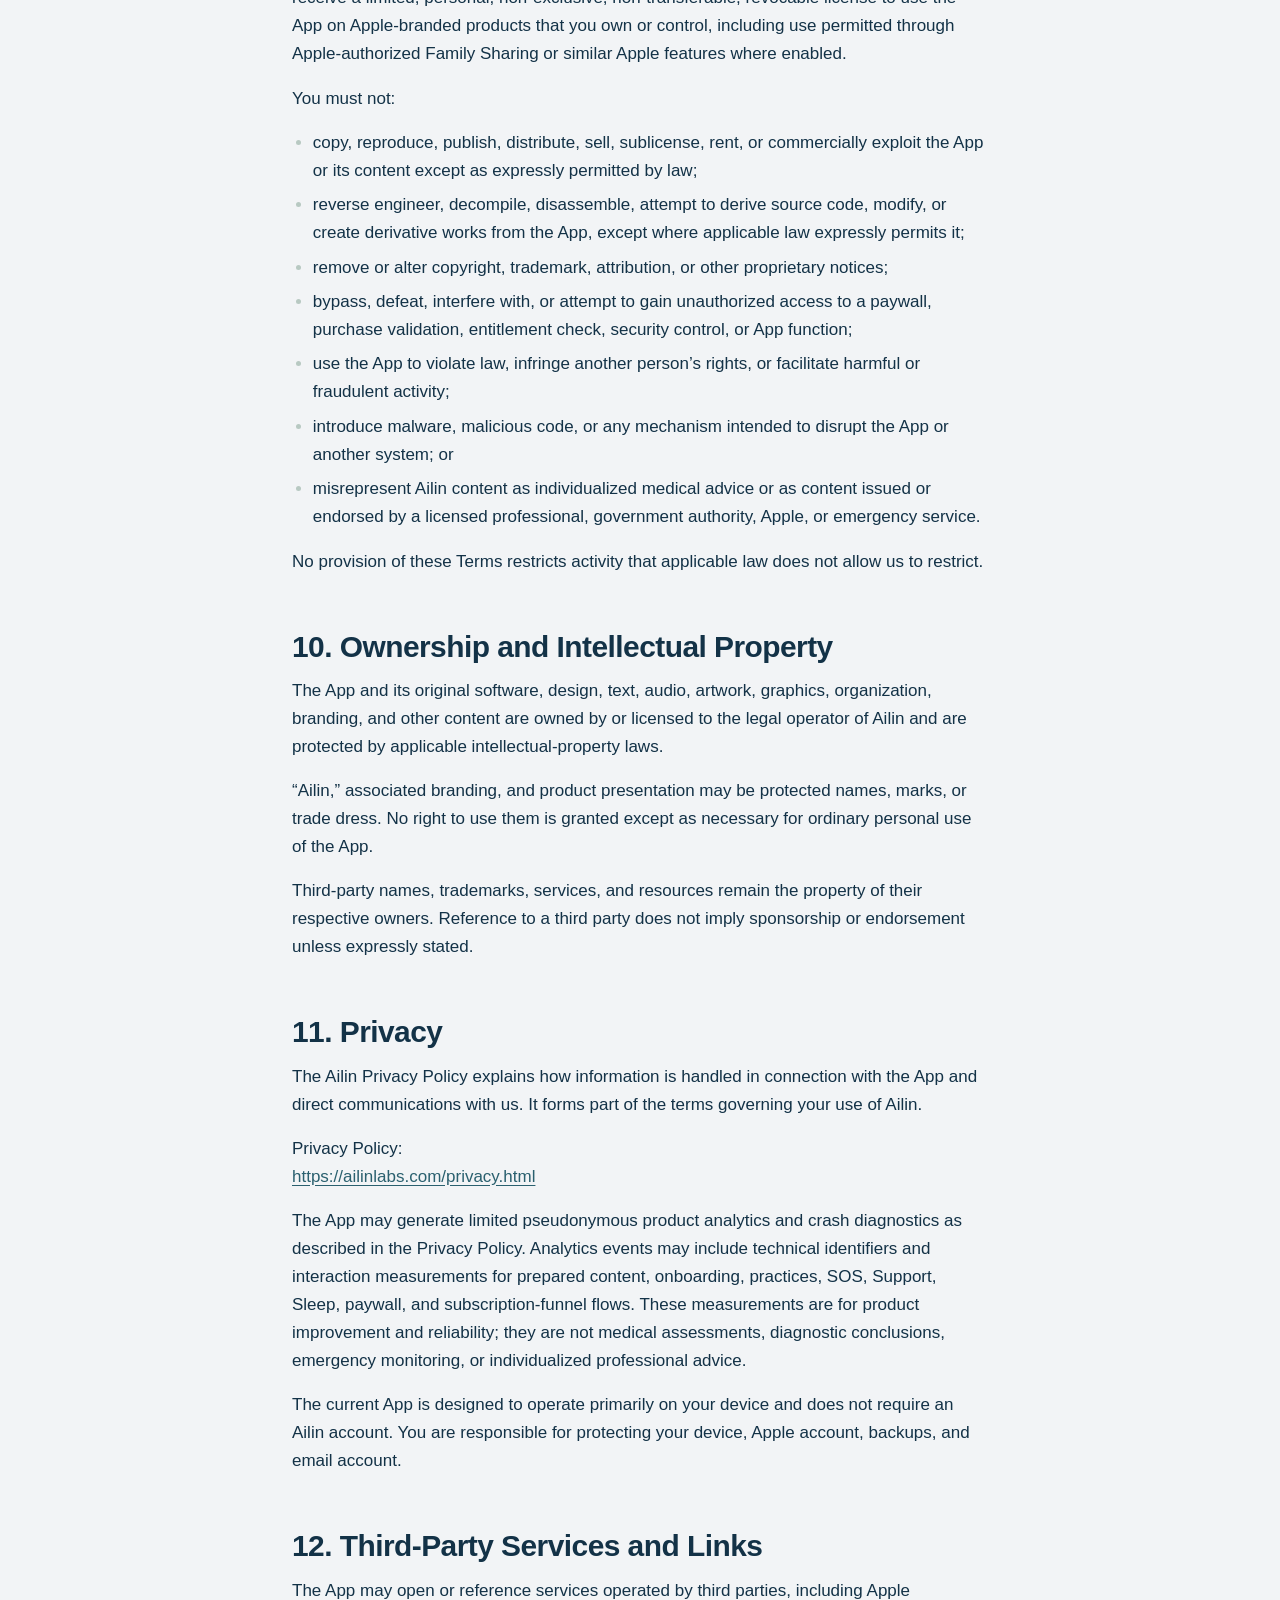
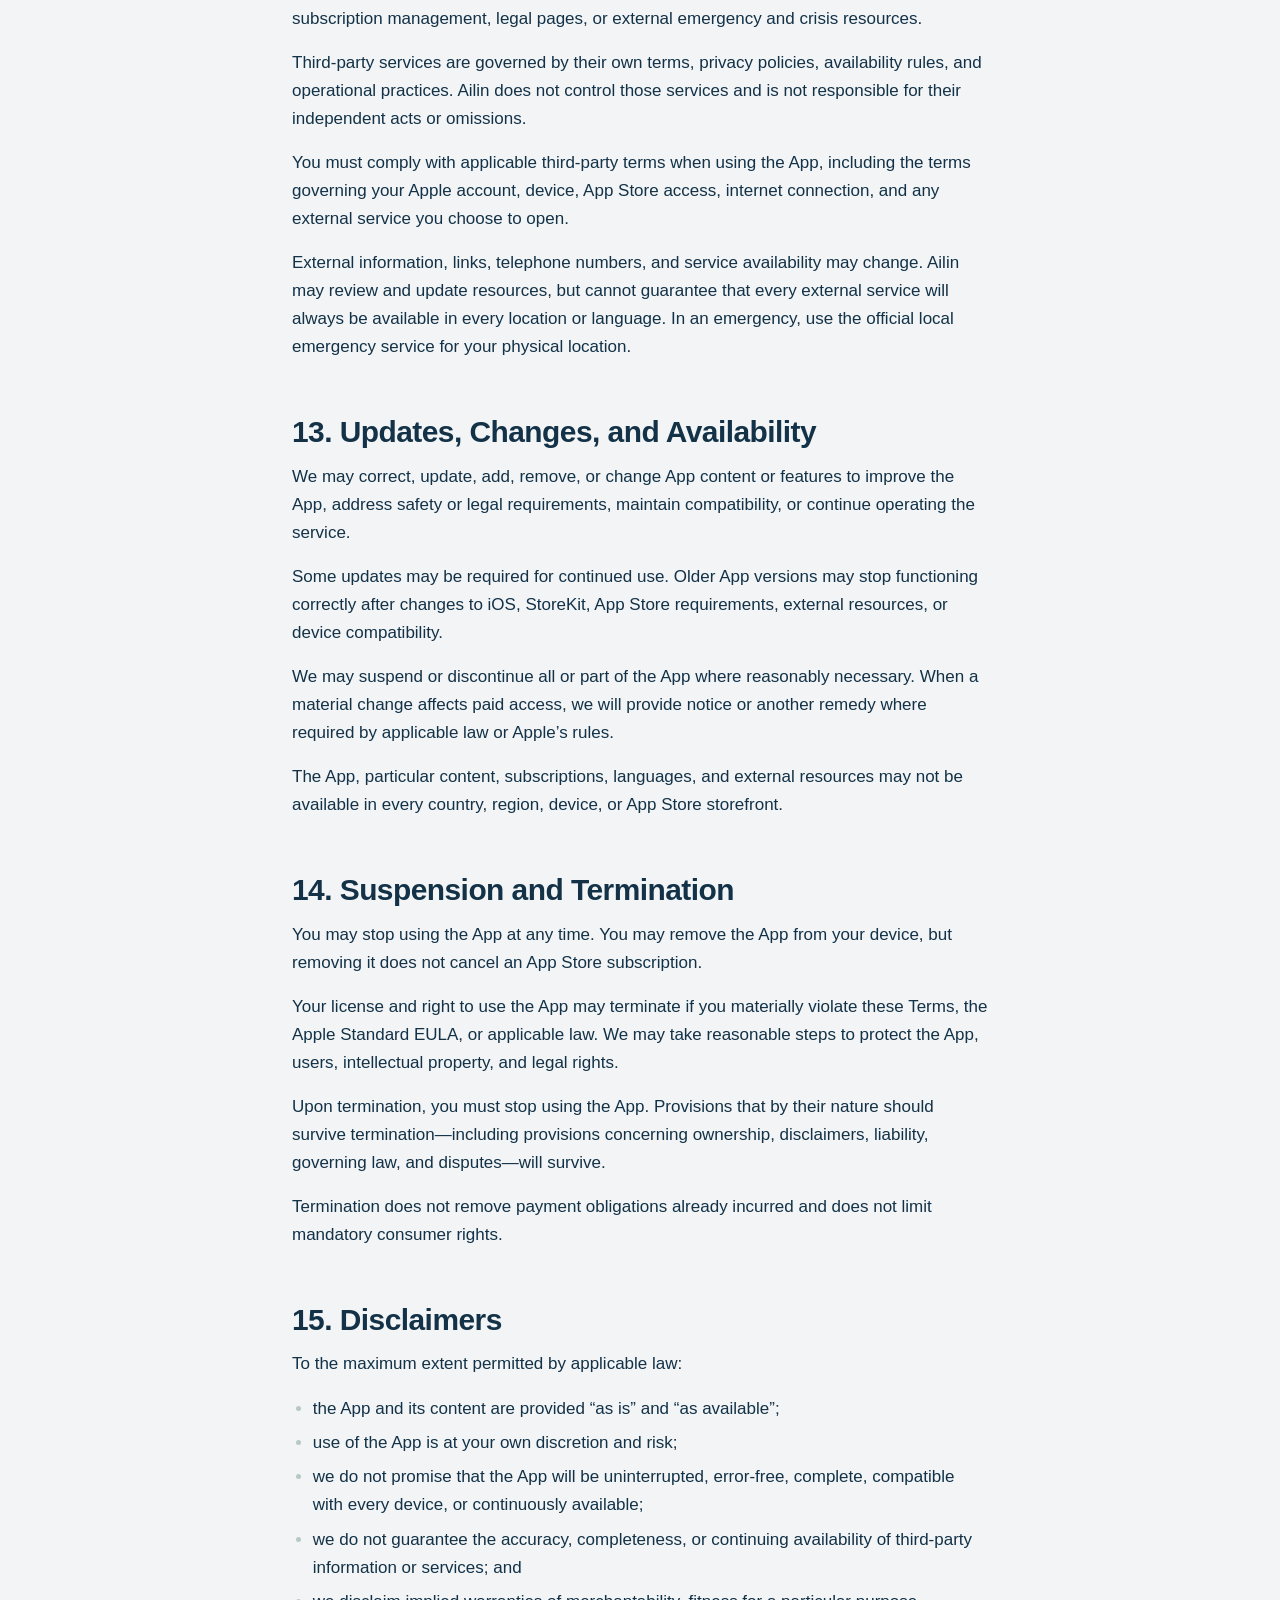
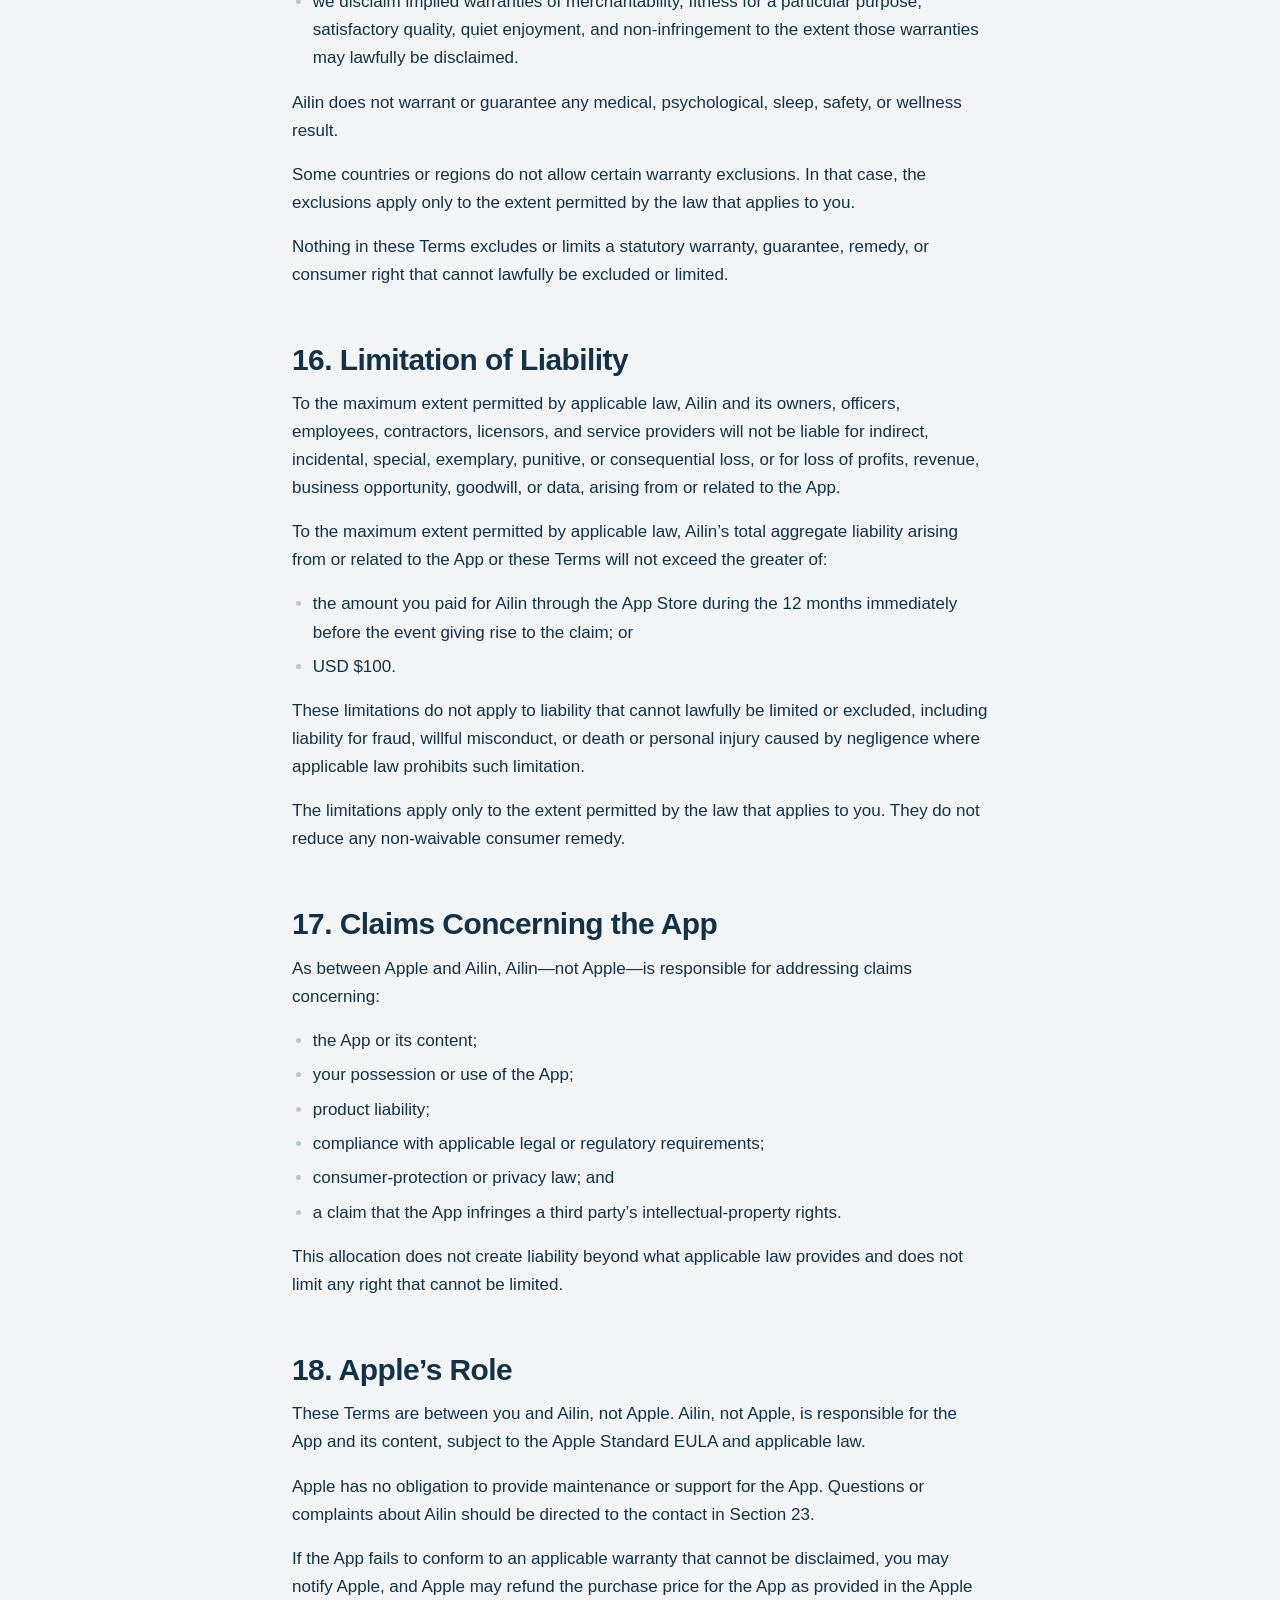
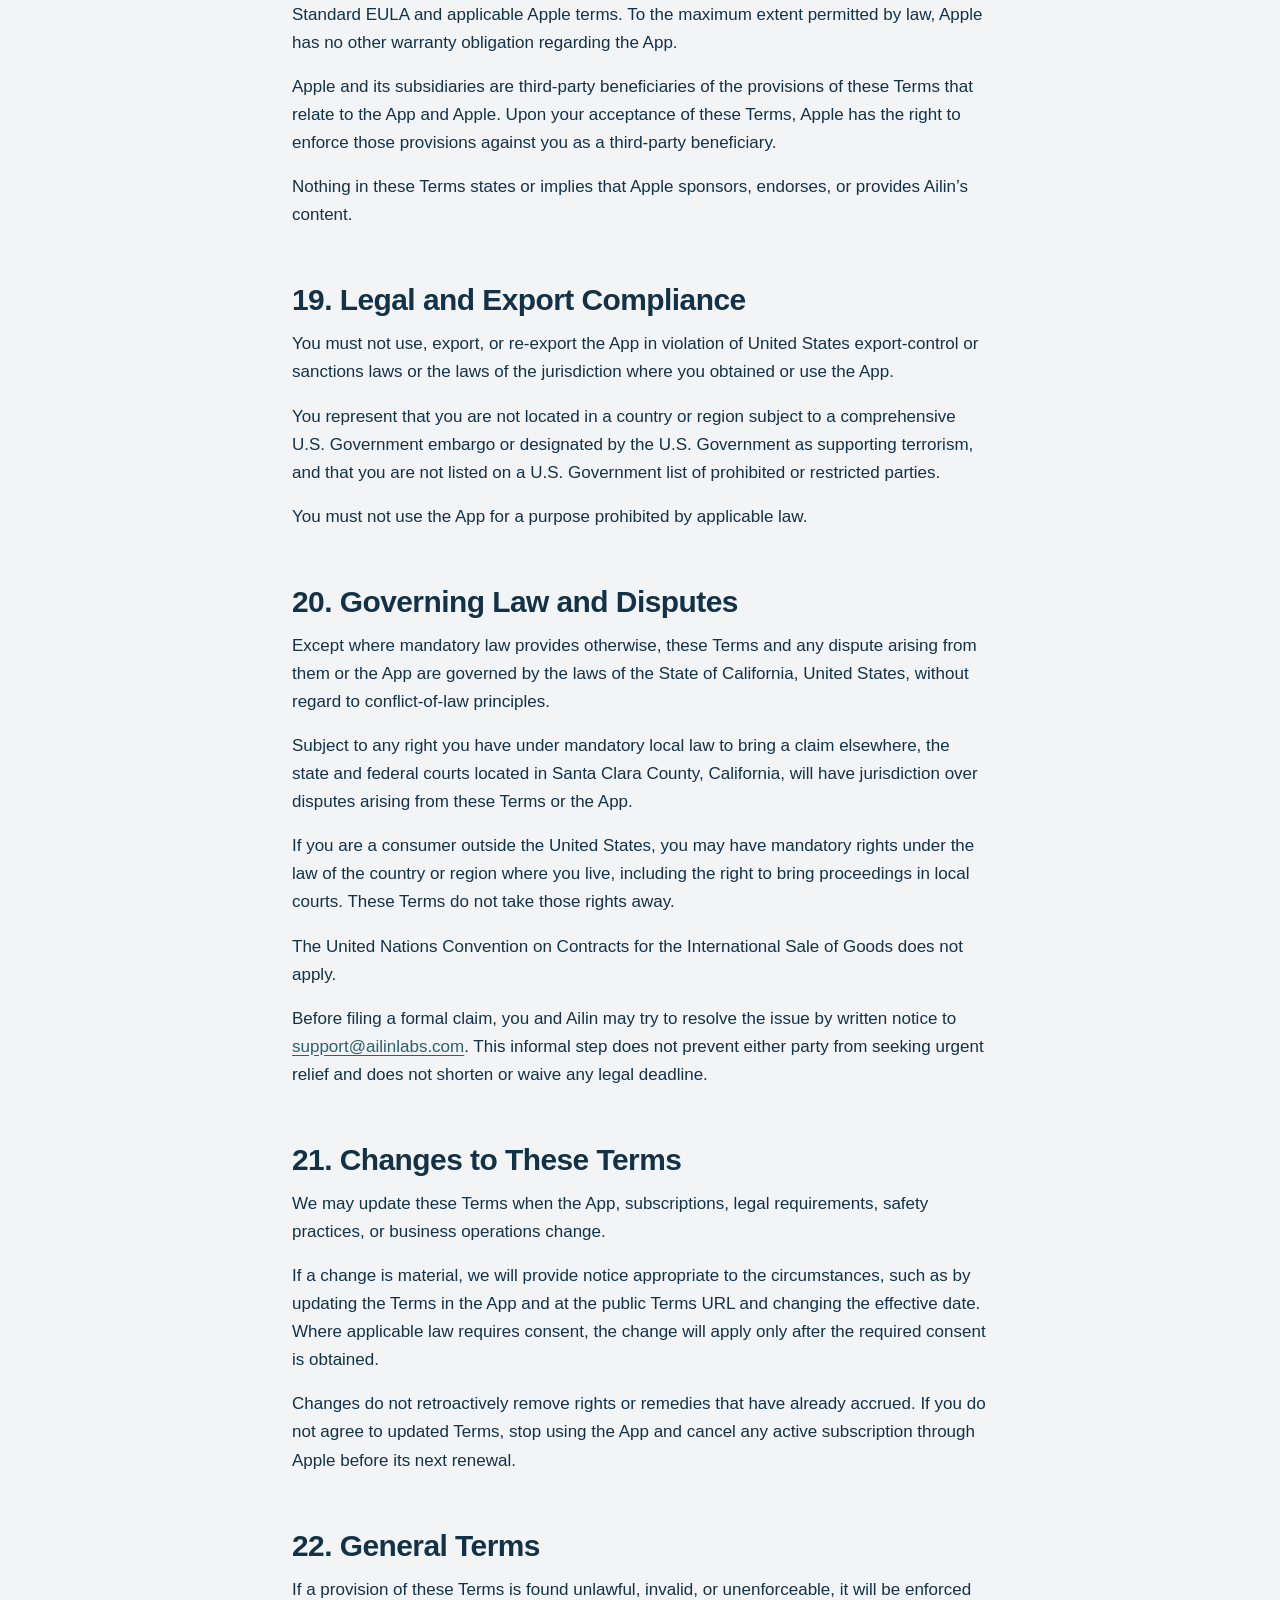
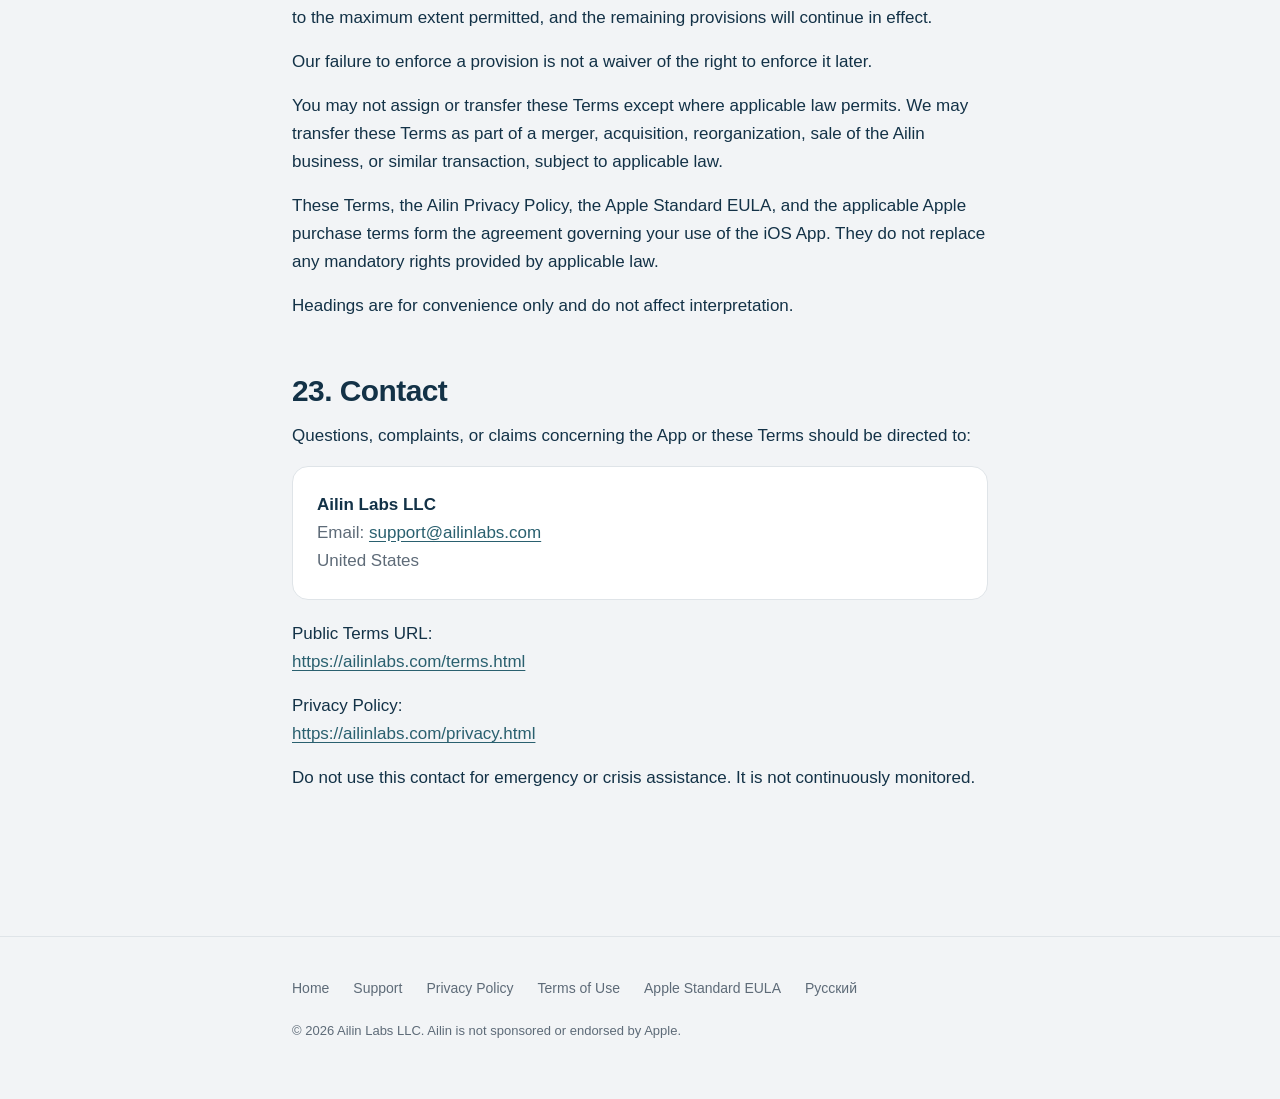
<file: terms.html>
<!doctype html>
<html lang="en">
<head>
<meta charset="utf-8">
<meta name="viewport" content="width=device-width, initial-scale=1">
<title>Terms of Use — Ailin</title>
<meta name="description" content="Ailin Terms of Use. These Terms supplement the Apple Standard EULA and cover eligibility, medical and emergency boundaries, subscriptions, licence and liability.">
<link rel="canonical" href="https://ailinlabs.com/terms.html">
<link rel="alternate" hreflang="en" href="https://ailinlabs.com/terms.html">
<link rel="alternate" hreflang="ru" href="https://ailinlabs.com/ru/terms.html">
<link rel="alternate" hreflang="x-default" href="https://ailinlabs.com/terms.html">
<meta name="theme-color" content="#f2f4f6" media="(prefers-color-scheme: light)">
<meta name="theme-color" content="#1f2a36" media="(prefers-color-scheme: dark)">
<link rel="icon" href="assets/icon-512.png?v=20260910-v3" type="image/png" sizes="512x512">
<link rel="stylesheet" href="assets/styles.css">
</head>
<body>

<a class="skip-link" href="#main">Skip to content</a>

<header class="site-header">
  <div class="wrap">
    <a class="brand" href="/"><img class="brand-icon" src="assets/icon-512.png" alt="" aria-hidden="true"> Ailin</a>
    <nav class="site-nav" aria-label="Primary">
      <a href="/">Home</a>
      <a href="support.html">Support</a>
      <a href="privacy.html">Privacy</a>
      <a href="terms.html" aria-current="page">Terms</a>
      <a class="lang-switch" href="ru/terms.html" hreflang="ru" lang="ru">Русский</a>
    </nav>
  </div>
</header>

<main id="main" class="doc">
<div class="wrap wrap--read">

<h1>Ailin Terms of Use</h1>

<div class="doc-meta">
  <dl>
    <dt>Version</dt><dd>1.1</dd>
    <dt>Effective date</dt><dd>August 20, 2026</dd>
    <dt>Operator</dt><dd>Ailin Labs LLC</dd>
    <dt>Contact email</dt><dd><a href="mailto:support@ailinlabs.com">support@ailinlabs.com</a></dd>
    <dt>Public Terms URL</dt><dd><a href="https://ailinlabs.com/terms.html">https://ailinlabs.com/terms.html</a></dd>
  </dl>
</div>

<nav class="toc" aria-label="Table of contents">
  <h2>Contents</h2>
  <ol>
    <li><a href="#s1">Agreement to These Terms</a></li>
    <li><a href="#s2">Eligibility and Age</a></li>
    <li><a href="#s3">What Ailin Is</a></li>
    <li><a href="#s4">Medical and Professional Boundaries</a></li>
    <li><a href="#s5">Emergency and Crisis Situations</a></li>
    <li><a href="#s6">Using Exercises and Content</a></li>
    <li><a href="#s7">Free and Paid Access</a></li>
    <li><a href="#s8">App Store Purchases and Auto-Renewable Subscriptions</a></li>
    <li><a href="#s9">License and Acceptable Use</a></li>
    <li><a href="#s10">Ownership and Intellectual Property</a></li>
    <li><a href="#s11">Privacy</a></li>
    <li><a href="#s12">Third-Party Services and Links</a></li>
    <li><a href="#s13">Updates, Changes, and Availability</a></li>
    <li><a href="#s14">Suspension and Termination</a></li>
    <li><a href="#s15">Disclaimers</a></li>
    <li><a href="#s16">Limitation of Liability</a></li>
    <li><a href="#s17">Claims Concerning the App</a></li>
    <li><a href="#s18">Apple’s Role</a></li>
    <li><a href="#s19">Legal and Export Compliance</a></li>
    <li><a href="#s20">Governing Law and Disputes</a></li>
    <li><a href="#s21">Changes to These Terms</a></li>
    <li><a href="#s22">General Terms</a></li>
    <li><a href="#s23">Contact</a></li>
  </ol>
</nav>

<h2 id="s1">1. Agreement to These Terms</h2>

<p>These Terms of Use (“Terms”) are a legal agreement between you and the legal operator identified above (“Ailin,” “we,” “us,” or “our”) governing your access to and use of the Ailin iOS application, including its text, audio, exercises, features, free content, and paid content (collectively, the “App”).</p>

<p>By downloading, installing, accessing, purchasing through, or using the App, you agree to these Terms and acknowledge the Ailin Privacy Policy. If you do not agree, do not use the App.</p>

<p>Your use of the App is also subject to:</p>
<ul>
  <li>Apple’s applicable App Store and Apple Media Services terms; and</li>
  <li>Apple’s Standard Licensed Application End User License Agreement (“Apple Standard EULA”).</li>
</ul>

<p>These Terms supplement the Apple Standard EULA. They are not intended to replace it or to serve as a custom App Store license agreement. If these Terms conflict with the Apple Standard EULA regarding the license or use of the iOS App, the Apple Standard EULA controls to the extent of that conflict.</p>

<p>Apple’s Standard EULA is available at:<br>
<a href="https://www.apple.com/legal/internet-services/itunes/dev/stdeula/" rel="noopener">https://www.apple.com/legal/internet-services/itunes/dev/stdeula/</a></p>

<h2 id="s2">2. Eligibility and Age</h2>

<p>Ailin is intended for users aged 16 and older. It is not directed to children under 16.</p>

<p>If you are at least 16 but have not reached the age of legal majority where you live, your parent or legal guardian must review and agree to these Terms on your behalf and should be involved in your use of the App.</p>

<p>You may use the App only if:</p>
<ul>
  <li>you can legally enter into these Terms, or a parent or legal guardian validly agrees on your behalf;</li>
  <li>your use is permitted by the laws that apply to you; and</li>
  <li>you comply with these Terms and applicable Apple terms.</li>
</ul>

<h2 id="s3">3. What Ailin Is</h2>

<p>Ailin is a self-guided general-wellness and educational support application. It provides educational explanations, grounding and relaxation exercises, audio practices, sleep-related content, and other self-support materials concerning experiences such as anxiety, panic-like sensations, overthinking, intrusive thoughts, and sleep difficulty.</p>

<p>Ailin does not provide individualized assessment or advice. The App does not know your complete medical history, current condition, medications, personal circumstances, or level of risk.</p>

<h2 id="s4">4. Medical and Professional Boundaries</h2>

<p>Ailin is not:</p>
<ul>
  <li>a physician, psychologist, psychotherapist, counselor, or other licensed professional;</li>
  <li>a medical device or diagnostic service;</li>
  <li>medical or mental-health treatment;</li>
  <li>a substitute for professional evaluation, diagnosis, treatment, or therapy;</li>
  <li>a medication-management service; or</li>
  <li>a promise of a particular health or wellness outcome.</li>
</ul>

<p>The App does not diagnose any condition and cannot determine whether a symptom is caused by anxiety, panic, a medical condition, medication, substance use, or another cause.</p>

<p>Content describing common anxiety or panic patterns is general education only. It must not be used to rule out a medical problem. In particular, the App cannot determine that chest pain, breathing difficulty, fainting, neurological symptoms, severe agitation, or any other symptom is harmless or caused only by anxiety.</p>

<p>Do not use Ailin to start, stop, reduce, increase, or otherwise change medication or professional treatment. Do not delay or avoid professional care because of information in the App.</p>

<p>Seek advice from an appropriately qualified professional if you have questions about symptoms, diagnosis, medication, treatment, or whether an exercise is suitable for you. Seek prompt medical attention for new, severe, unusual, rapidly worsening, or otherwise concerning symptoms.</p>

<h2 id="s5">5. Emergency and Crisis Situations</h2>

<div class="notice notice--safety">
<p>Ailin is not an emergency service, crisis service, hotline, or monitored communication channel. The Ailin SOS feature is an in-app self-support exercise; it does not contact emergency services, assess danger, monitor you, or send an alert to another person.</p>

<p>If you may harm yourself or another person, cannot stay safe, or there is immediate danger:</p>
<ul>
  <li>stop using the App;</li>
  <li>contact the local emergency service where you are physically located; and</li>
  <li>use an appropriate verified crisis resource for your country or ask a trusted person nearby for immediate help.</li>
</ul>

<p>Do not send an emergency or crisis request to an Ailin support or privacy email address. Those channels are not continuously monitored and cannot provide emergency assistance.</p>
</div>

<p>Any emergency or crisis contact shown or linked in the App may be operated by an independent third party. Availability, eligibility, hours, languages, confidentiality practices, and emergency-escalation procedures are controlled by that provider, not by Ailin.</p>

<h2 id="s6">6. Using Exercises and Content</h2>

<p>Your use of any exercise or audio is voluntary. Use reasonable judgment and choose a safe place and time.</p>

<p>Do not use an exercise:</p>
<ul>
  <li>while driving, cycling, operating machinery, or performing another task that requires full attention;</li>
  <li>when following the exercise would create a safety risk;</li>
  <li>as a substitute for emergency or professional care; or</li>
  <li>if a qualified professional has advised you not to use that type of exercise.</li>
</ul>

<p>You may pause or stop an exercise at any time. If an exercise causes significant distress, pain, dizziness, breathing difficulty, disorientation, or other concerning symptoms, stop and seek appropriate help.</p>

<p>Individual experiences vary. A practice that feels useful to one person may not be useful or appropriate for another. Ailin does not guarantee relief, sleep, prevention of panic, symptom reduction, or any other result.</p>

<h2 id="s7">7. Free and Paid Access</h2>

<p>The App may offer:</p>
<ul>
  <li>free content and features;</li>
  <li>an Ailin PRO subscription with monthly or annual billing.</li>
</ul>

<p>The content and features included in each access level are described in the App and on the applicable App Store purchase screen. The purchase screen shown by Apple at the time of purchase controls the subscription name, duration, price, currency, trial or promotional terms, and billing details for that transaction.</p>

<p>Paid access is a license to use the included App content and features while the applicable subscription entitlement remains active. It does not transfer ownership of the App or its content to you.</p>

<h2 id="s8">8. App Store Purchases and Auto-Renewable Subscriptions</h2>

<h3 id="s8-1">8.1 Payment through Apple</h3>

<p>All iOS purchases and subscriptions are offered and processed through Apple’s App Store and StoreKit. Apple, not Ailin, processes your payment method and App Store billing.</p>

<p>Prices may vary by country or region, currency, taxes, and Apple storefront. The price and billing period displayed in Apple’s purchase confirmation are the terms that apply to your purchase.</p>

<h3 id="s8-2">8.2 Automatic renewal</h3>

<p>An auto-renewable subscription continues and renews automatically for the selected billing period unless you cancel it through your Apple account before renewal in accordance with Apple’s applicable rules.</p>

<p>Apple charges your Apple account and manages renewal, billing failures, price-change notices, and any consent Apple requires for a price increase.</p>

<h3 id="s8-3">8.3 Free trials and promotional offers</h3>

<p><strong>Annual:</strong> 3-day free trial for eligible new subscribers. Then $49.99/year. Cancel before the trial ends to avoid being charged.</p>

<p><strong>Monthly:</strong> 3-day free trial for eligible new subscribers. Then $6.99/month. Cancel before the trial ends to avoid being charged.</p>

<p>Apple confirms eligibility and displays the applicable trial, price, currency, and billing period before you confirm the purchase.</p>

<p>Unless cancelled in time under Apple’s rules, a trial or promotional period may convert to a paid auto-renewable subscription at the price shown in the purchase flow. Eligibility is determined by Apple and the configured offer terms.</p>

<h3 id="s8-4">8.4 Managing or cancelling a subscription</h3>

<p>You can manage or cancel an App Store subscription through your Apple account subscription settings. Deleting the App does not cancel a subscription.</p>

<p>Cancellation normally takes effect at the end of the current paid subscription period, subject to Apple’s terms and applicable law. You generally retain paid access until that period ends unless Apple indicates otherwise.</p>

<p>Apple’s current subscription-management instructions are available at:<br>
<a href="https://support.apple.com/118428" rel="noopener">https://support.apple.com/118428</a></p>

<h3 id="s8-5">8.5 Restoring purchases</h3>

<p>If the App provides a “Restore Purchases” function, you may use it with the Apple account that made the purchase. Restoration depends on Apple’s transaction records, the active entitlement, device compatibility, and App Store availability.</p>

<h3 id="s8-6">8.6 Refunds</h3>

<p>Refund eligibility and refund processing for App Store purchases are controlled by Apple’s policies and applicable law. Ailin does not receive your full payment-card information and cannot directly issue an App Store refund.</p>

<p>You may submit a refund request to Apple at:<br>
<a href="https://reportaproblem.apple.com/" rel="noopener">https://reportaproblem.apple.com/</a></p>

<p>Nothing in these Terms limits any refund, cancellation, or other consumer right that cannot lawfully be limited where you live.</p>

<h2 id="s9">9. License and Acceptable Use</h2>

<p>Subject to these Terms, the Apple Standard EULA, and applicable Apple usage rules, you receive a limited, personal, non-exclusive, non-transferable, revocable license to use the App on Apple-branded products that you own or control, including use permitted through Apple-authorized Family Sharing or similar Apple features where enabled.</p>

<p>You must not:</p>
<ul>
  <li>copy, reproduce, publish, distribute, sell, sublicense, rent, or commercially exploit the App or its content except as expressly permitted by law;</li>
  <li>reverse engineer, decompile, disassemble, attempt to derive source code, modify, or create derivative works from the App, except where applicable law expressly permits it;</li>
  <li>remove or alter copyright, trademark, attribution, or other proprietary notices;</li>
  <li>bypass, defeat, interfere with, or attempt to gain unauthorized access to a paywall, purchase validation, entitlement check, security control, or App function;</li>
  <li>use the App to violate law, infringe another person’s rights, or facilitate harmful or fraudulent activity;</li>
  <li>introduce malware, malicious code, or any mechanism intended to disrupt the App or another system; or</li>
  <li>misrepresent Ailin content as individualized medical advice or as content issued or endorsed by a licensed professional, government authority, Apple, or emergency service.</li>
</ul>

<p>No provision of these Terms restricts activity that applicable law does not allow us to restrict.</p>

<h2 id="s10">10. Ownership and Intellectual Property</h2>

<p>The App and its original software, design, text, audio, artwork, graphics, organization, branding, and other content are owned by or licensed to the legal operator of Ailin and are protected by applicable intellectual-property laws.</p>

<p>“Ailin,” associated branding, and product presentation may be protected names, marks, or trade dress. No right to use them is granted except as necessary for ordinary personal use of the App.</p>

<p>Third-party names, trademarks, services, and resources remain the property of their respective owners. Reference to a third party does not imply sponsorship or endorsement unless expressly stated.</p>

<h2 id="s11">11. Privacy</h2>

<p>The Ailin Privacy Policy explains how information is handled in connection with the App and direct communications with us. It forms part of the terms governing your use of Ailin.</p>

<p>Privacy Policy:<br>
<a href="https://ailinlabs.com/privacy.html">https://ailinlabs.com/privacy.html</a></p>

<p>The App may generate limited pseudonymous product analytics and crash diagnostics as described in the Privacy Policy. Analytics events may include technical identifiers and interaction measurements for prepared content, onboarding, practices, SOS, Support, Sleep, paywall, and subscription-funnel flows. These measurements are for product improvement and reliability; they are not medical assessments, diagnostic conclusions, emergency monitoring, or individualized professional advice.</p>

<p>The current App is designed to operate primarily on your device and does not require an Ailin account. You are responsible for protecting your device, Apple account, backups, and email account.</p>

<h2 id="s12">12. Third-Party Services and Links</h2>

<p>The App may open or reference services operated by third parties, including Apple subscription management, legal pages, or external emergency and crisis resources.</p>

<p>Third-party services are governed by their own terms, privacy policies, availability rules, and operational practices. Ailin does not control those services and is not responsible for their independent acts or omissions.</p>

<p>You must comply with applicable third-party terms when using the App, including the terms governing your Apple account, device, App Store access, internet connection, and any external service you choose to open.</p>

<p>External information, links, telephone numbers, and service availability may change. Ailin may review and update resources, but cannot guarantee that every external service will always be available in every location or language. In an emergency, use the official local emergency service for your physical location.</p>

<h2 id="s13">13. Updates, Changes, and Availability</h2>

<p>We may correct, update, add, remove, or change App content or features to improve the App, address safety or legal requirements, maintain compatibility, or continue operating the service.</p>

<p>Some updates may be required for continued use. Older App versions may stop functioning correctly after changes to iOS, StoreKit, App Store requirements, external resources, or device compatibility.</p>

<p>We may suspend or discontinue all or part of the App where reasonably necessary. When a material change affects paid access, we will provide notice or another remedy where required by applicable law or Apple’s rules.</p>

<p>The App, particular content, subscriptions, languages, and external resources may not be available in every country, region, device, or App Store storefront.</p>

<h2 id="s14">14. Suspension and Termination</h2>

<p>You may stop using the App at any time. You may remove the App from your device, but removing it does not cancel an App Store subscription.</p>

<p>Your license and right to use the App may terminate if you materially violate these Terms, the Apple Standard EULA, or applicable law. We may take reasonable steps to protect the App, users, intellectual property, and legal rights.</p>

<p>Upon termination, you must stop using the App. Provisions that by their nature should survive termination—including provisions concerning ownership, disclaimers, liability, governing law, and disputes—will survive.</p>

<p>Termination does not remove payment obligations already incurred and does not limit mandatory consumer rights.</p>

<h2 id="s15">15. Disclaimers</h2>

<p>To the maximum extent permitted by applicable law:</p>
<ul>
  <li>the App and its content are provided “as is” and “as available”;</li>
  <li>use of the App is at your own discretion and risk;</li>
  <li>we do not promise that the App will be uninterrupted, error-free, complete, compatible with every device, or continuously available;</li>
  <li>we do not guarantee the accuracy, completeness, or continuing availability of third-party information or services; and</li>
  <li>we disclaim implied warranties of merchantability, fitness for a particular purpose, satisfactory quality, quiet enjoyment, and non-infringement to the extent those warranties may lawfully be disclaimed.</li>
</ul>

<p>Ailin does not warrant or guarantee any medical, psychological, sleep, safety, or wellness result.</p>

<p>Some countries or regions do not allow certain warranty exclusions. In that case, the exclusions apply only to the extent permitted by the law that applies to you.</p>

<p>Nothing in these Terms excludes or limits a statutory warranty, guarantee, remedy, or consumer right that cannot lawfully be excluded or limited.</p>

<h2 id="s16">16. Limitation of Liability</h2>

<p>To the maximum extent permitted by applicable law, Ailin and its owners, officers, employees, contractors, licensors, and service providers will not be liable for indirect, incidental, special, exemplary, punitive, or consequential loss, or for loss of profits, revenue, business opportunity, goodwill, or data, arising from or related to the App.</p>

<p>To the maximum extent permitted by applicable law, Ailin’s total aggregate liability arising from or related to the App or these Terms will not exceed the greater of:</p>
<ul>
  <li>the amount you paid for Ailin through the App Store during the 12 months immediately before the event giving rise to the claim; or</li>
  <li>USD $100.</li>
</ul>

<p>These limitations do not apply to liability that cannot lawfully be limited or excluded, including liability for fraud, willful misconduct, or death or personal injury caused by negligence where applicable law prohibits such limitation.</p>

<p>The limitations apply only to the extent permitted by the law that applies to you. They do not reduce any non-waivable consumer remedy.</p>

<h2 id="s17">17. Claims Concerning the App</h2>

<p>As between Apple and Ailin, Ailin—not Apple—is responsible for addressing claims concerning:</p>
<ul>
  <li>the App or its content;</li>
  <li>your possession or use of the App;</li>
  <li>product liability;</li>
  <li>compliance with applicable legal or regulatory requirements;</li>
  <li>consumer-protection or privacy law; and</li>
  <li>a claim that the App infringes a third party’s intellectual-property rights.</li>
</ul>

<p>This allocation does not create liability beyond what applicable law provides and does not limit any right that cannot be limited.</p>

<h2 id="s18">18. Apple’s Role</h2>

<p>These Terms are between you and Ailin, not Apple. Ailin, not Apple, is responsible for the App and its content, subject to the Apple Standard EULA and applicable law.</p>

<p>Apple has no obligation to provide maintenance or support for the App. Questions or complaints about Ailin should be directed to the contact in Section 23.</p>

<p>If the App fails to conform to an applicable warranty that cannot be disclaimed, you may notify Apple, and Apple may refund the purchase price for the App as provided in the Apple Standard EULA and applicable Apple terms. To the maximum extent permitted by law, Apple has no other warranty obligation regarding the App.</p>

<p>Apple and its subsidiaries are third-party beneficiaries of the provisions of these Terms that relate to the App and Apple. Upon your acceptance of these Terms, Apple has the right to enforce those provisions against you as a third-party beneficiary.</p>

<p>Nothing in these Terms states or implies that Apple sponsors, endorses, or provides Ailin’s content.</p>

<h2 id="s19">19. Legal and Export Compliance</h2>

<p>You must not use, export, or re-export the App in violation of United States export-control or sanctions laws or the laws of the jurisdiction where you obtained or use the App.</p>

<p>You represent that you are not located in a country or region subject to a comprehensive U.S. Government embargo or designated by the U.S. Government as supporting terrorism, and that you are not listed on a U.S. Government list of prohibited or restricted parties.</p>

<p>You must not use the App for a purpose prohibited by applicable law.</p>

<h2 id="s20">20. Governing Law and Disputes</h2>

<p>Except where mandatory law provides otherwise, these Terms and any dispute arising from them or the App are governed by the laws of the State of California, United States, without regard to conflict-of-law principles.</p>

<p>Subject to any right you have under mandatory local law to bring a claim elsewhere, the state and federal courts located in Santa Clara County, California, will have jurisdiction over disputes arising from these Terms or the App.</p>

<p>If you are a consumer outside the United States, you may have mandatory rights under the law of the country or region where you live, including the right to bring proceedings in local courts. These Terms do not take those rights away.</p>

<p>The United Nations Convention on Contracts for the International Sale of Goods does not apply.</p>

<p>Before filing a formal claim, you and Ailin may try to resolve the issue by written notice to <a href="mailto:support@ailinlabs.com">support@ailinlabs.com</a>. This informal step does not prevent either party from seeking urgent relief and does not shorten or waive any legal deadline.</p>

<h2 id="s21">21. Changes to These Terms</h2>

<p>We may update these Terms when the App, subscriptions, legal requirements, safety practices, or business operations change.</p>

<p>If a change is material, we will provide notice appropriate to the circumstances, such as by updating the Terms in the App and at the public Terms URL and changing the effective date. Where applicable law requires consent, the change will apply only after the required consent is obtained.</p>

<p>Changes do not retroactively remove rights or remedies that have already accrued. If you do not agree to updated Terms, stop using the App and cancel any active subscription through Apple before its next renewal.</p>

<h2 id="s22">22. General Terms</h2>

<p>If a provision of these Terms is found unlawful, invalid, or unenforceable, it will be enforced to the maximum extent permitted, and the remaining provisions will continue in effect.</p>

<p>Our failure to enforce a provision is not a waiver of the right to enforce it later.</p>

<p>You may not assign or transfer these Terms except where applicable law permits. We may transfer these Terms as part of a merger, acquisition, reorganization, sale of the Ailin business, or similar transaction, subject to applicable law.</p>

<p>These Terms, the Ailin Privacy Policy, the Apple Standard EULA, and the applicable Apple purchase terms form the agreement governing your use of the iOS App. They do not replace any mandatory rights provided by applicable law.</p>

<p>Headings are for convenience only and do not affect interpretation.</p>

<h2 id="s23">23. Contact</h2>

<p>Questions, complaints, or claims concerning the App or these Terms should be directed to:</p>

<div class="contact-card">
  <address>
    <strong>Ailin Labs LLC</strong><br>
    Email: <a href="mailto:support@ailinlabs.com">support@ailinlabs.com</a><br>
    United States
  </address>
</div>

<p style="margin-top:1.25rem">Public Terms URL:<br>
<a href="https://ailinlabs.com/terms.html">https://ailinlabs.com/terms.html</a></p>

<p>Privacy Policy:<br>
<a href="https://ailinlabs.com/privacy.html">https://ailinlabs.com/privacy.html</a></p>

<p>Do not use this contact for emergency or crisis assistance. It is not continuously monitored.</p>

</div>
</main>

<footer class="site-footer">
  <div class="wrap wrap--read">
    <nav aria-label="Footer">
      <a href="/">Home</a>
      <a href="support.html">Support</a>
      <a href="privacy.html">Privacy Policy</a>
      <a href="terms.html">Terms of Use</a>
      <a href="https://www.apple.com/legal/internet-services/itunes/dev/stdeula/" rel="noopener">Apple Standard EULA</a>
      <a href="ru/terms.html" hreflang="ru" lang="ru">Русский</a>
    </nav>
    <p class="footer-legal">&copy; 2026 Ailin Labs LLC. Ailin is not sponsored or endorsed by Apple.</p>
  </div>
</footer>

</body>
</html>
</file>
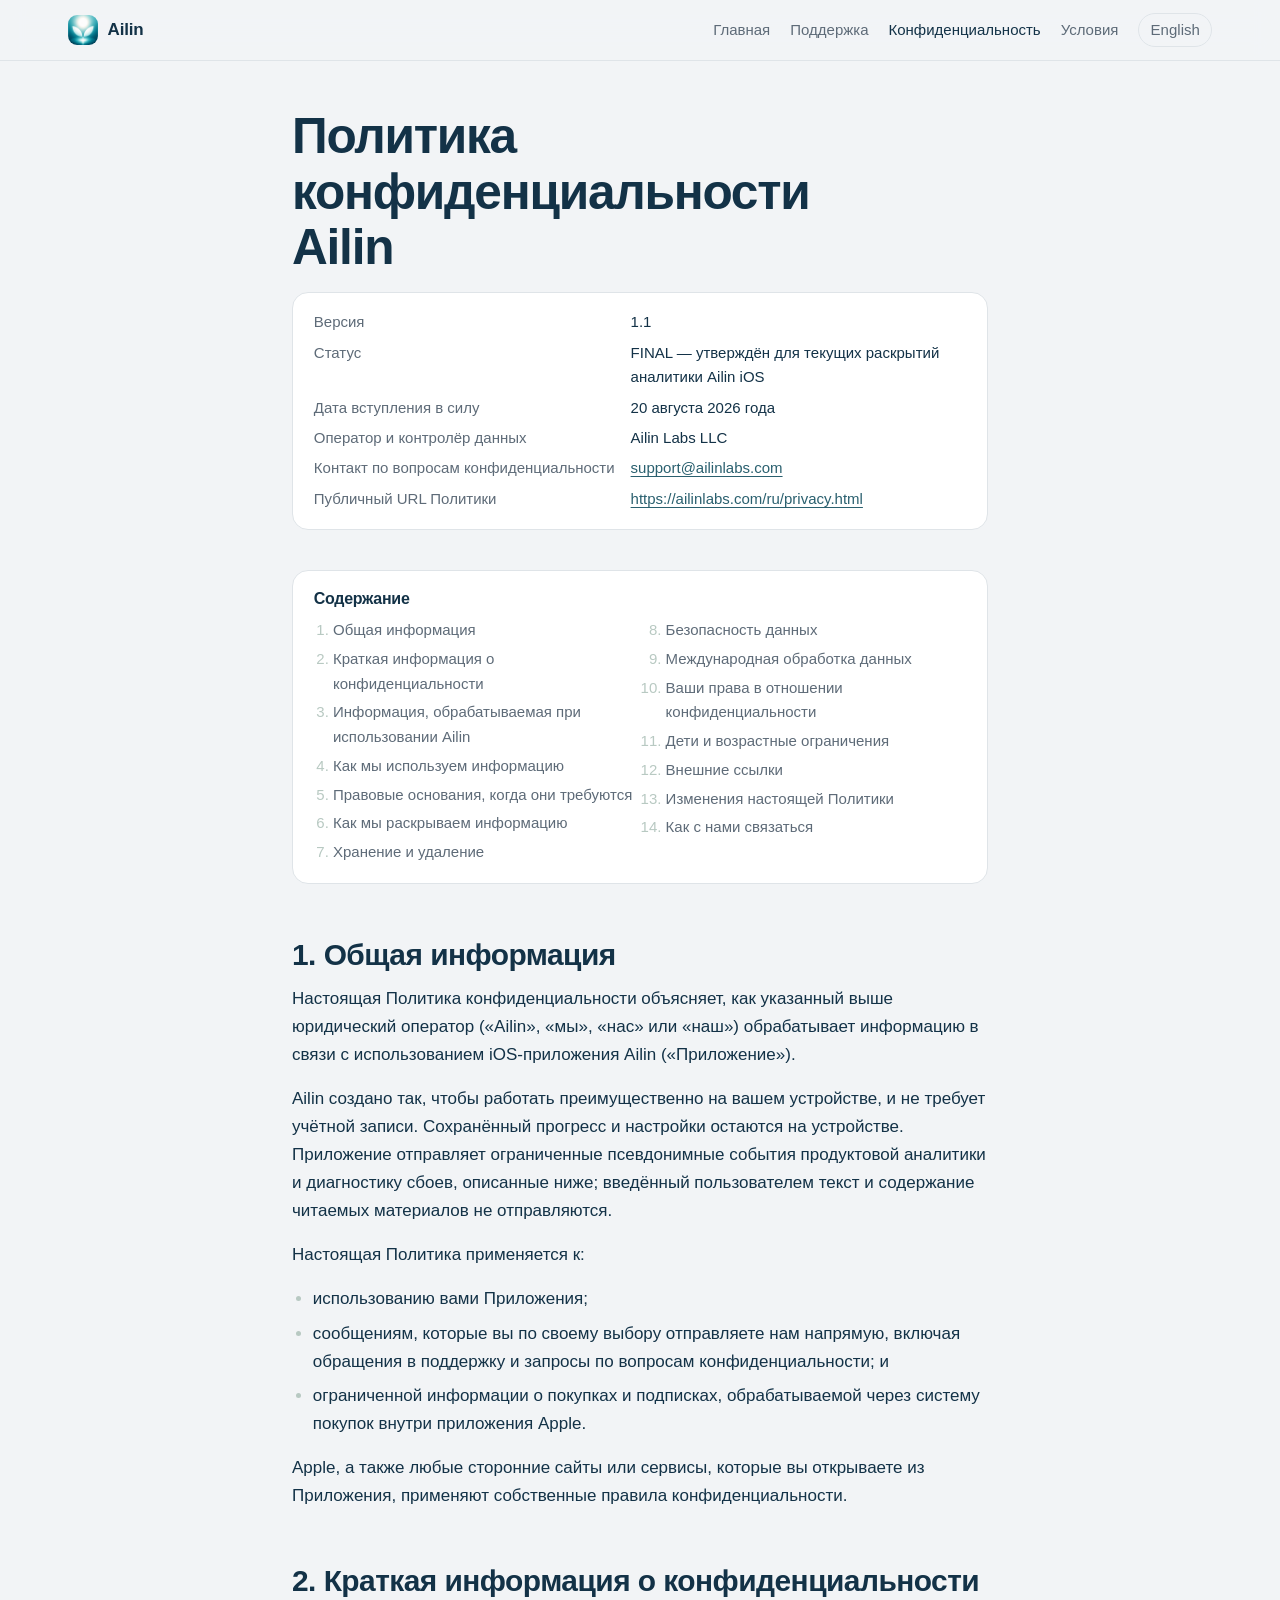
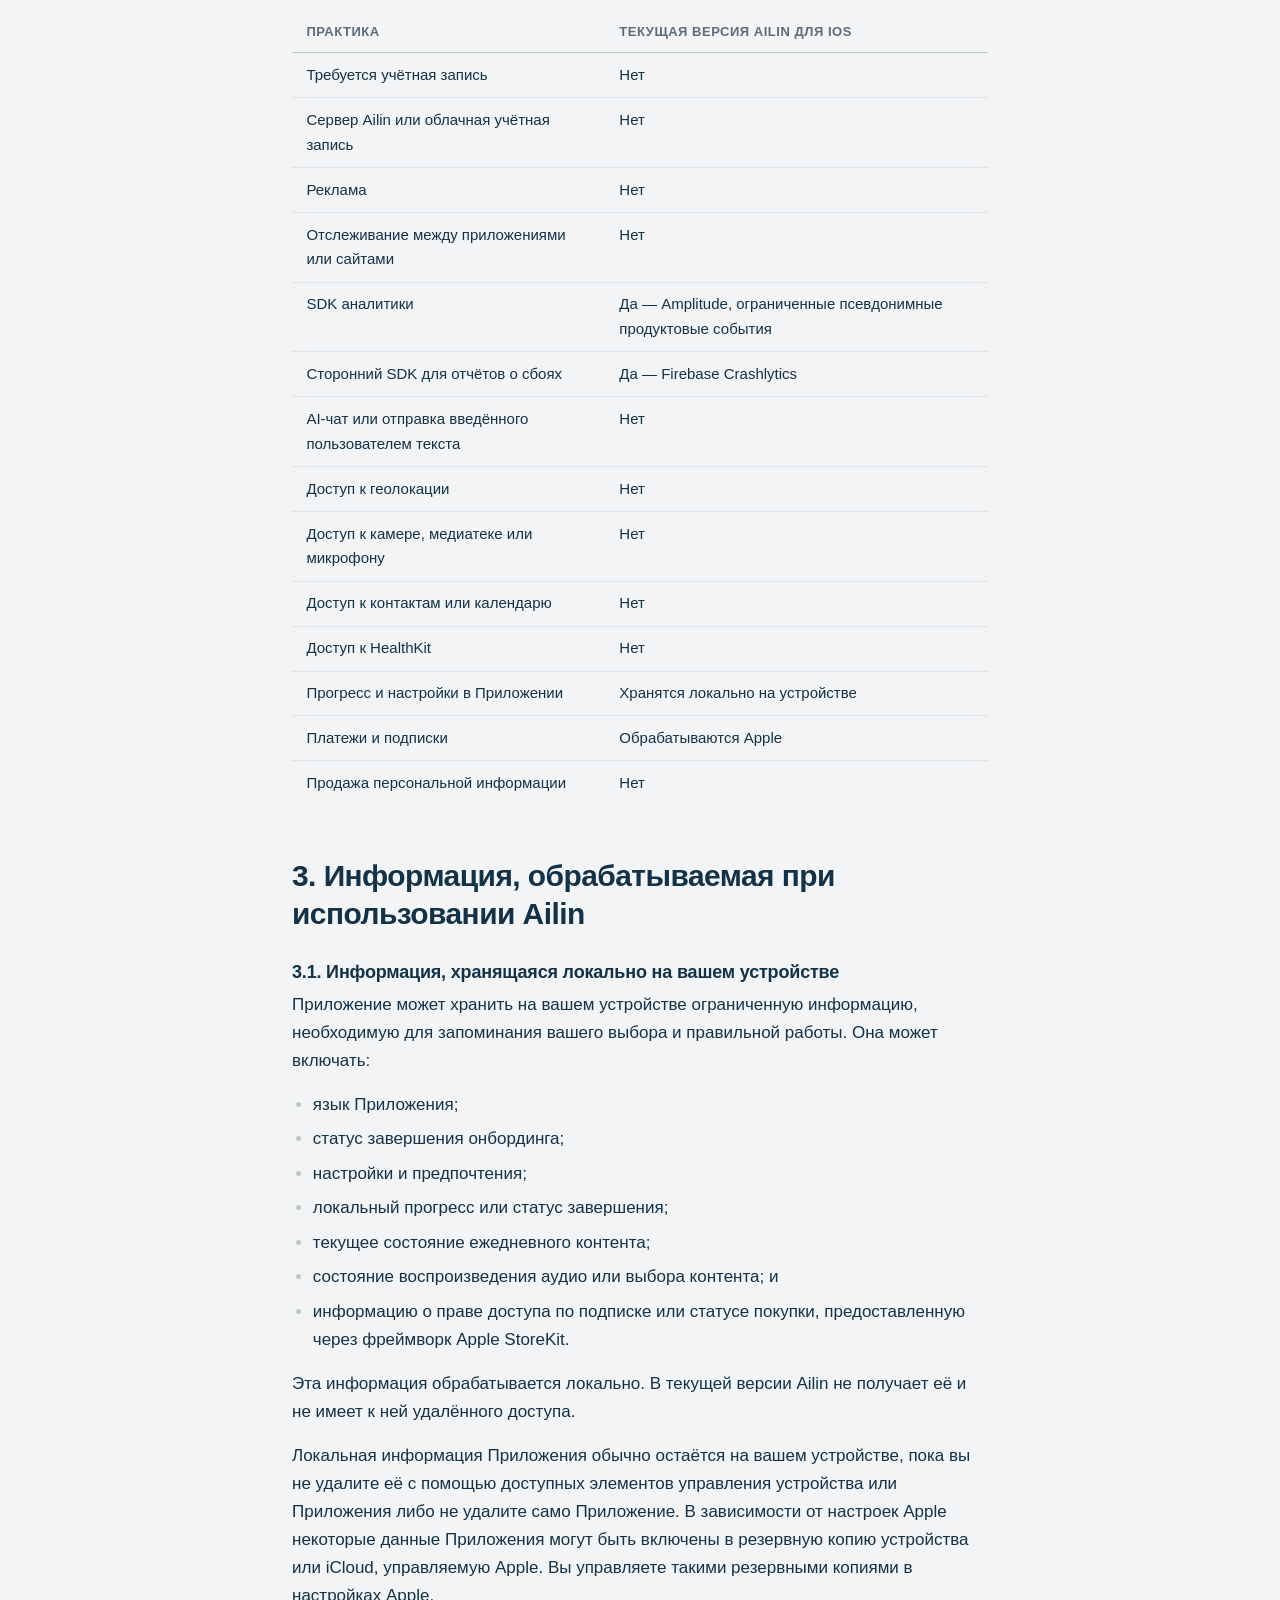
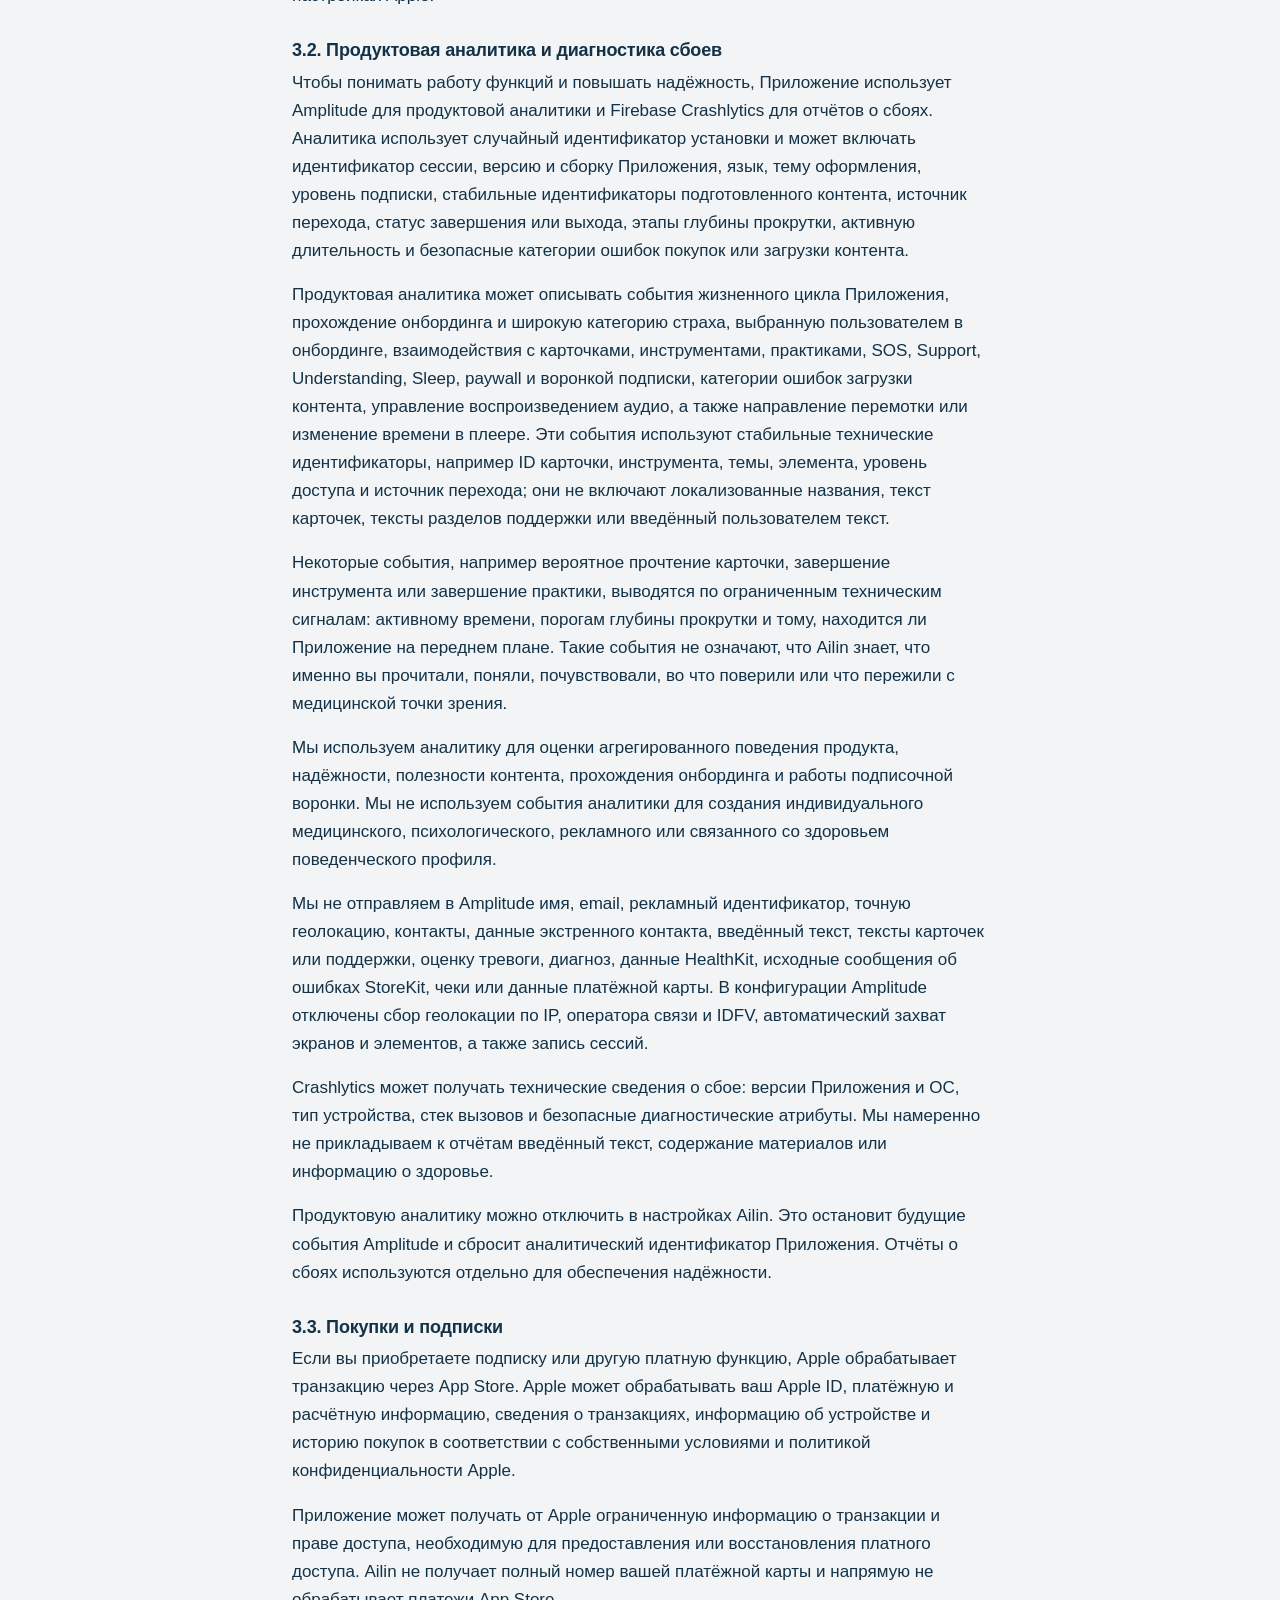
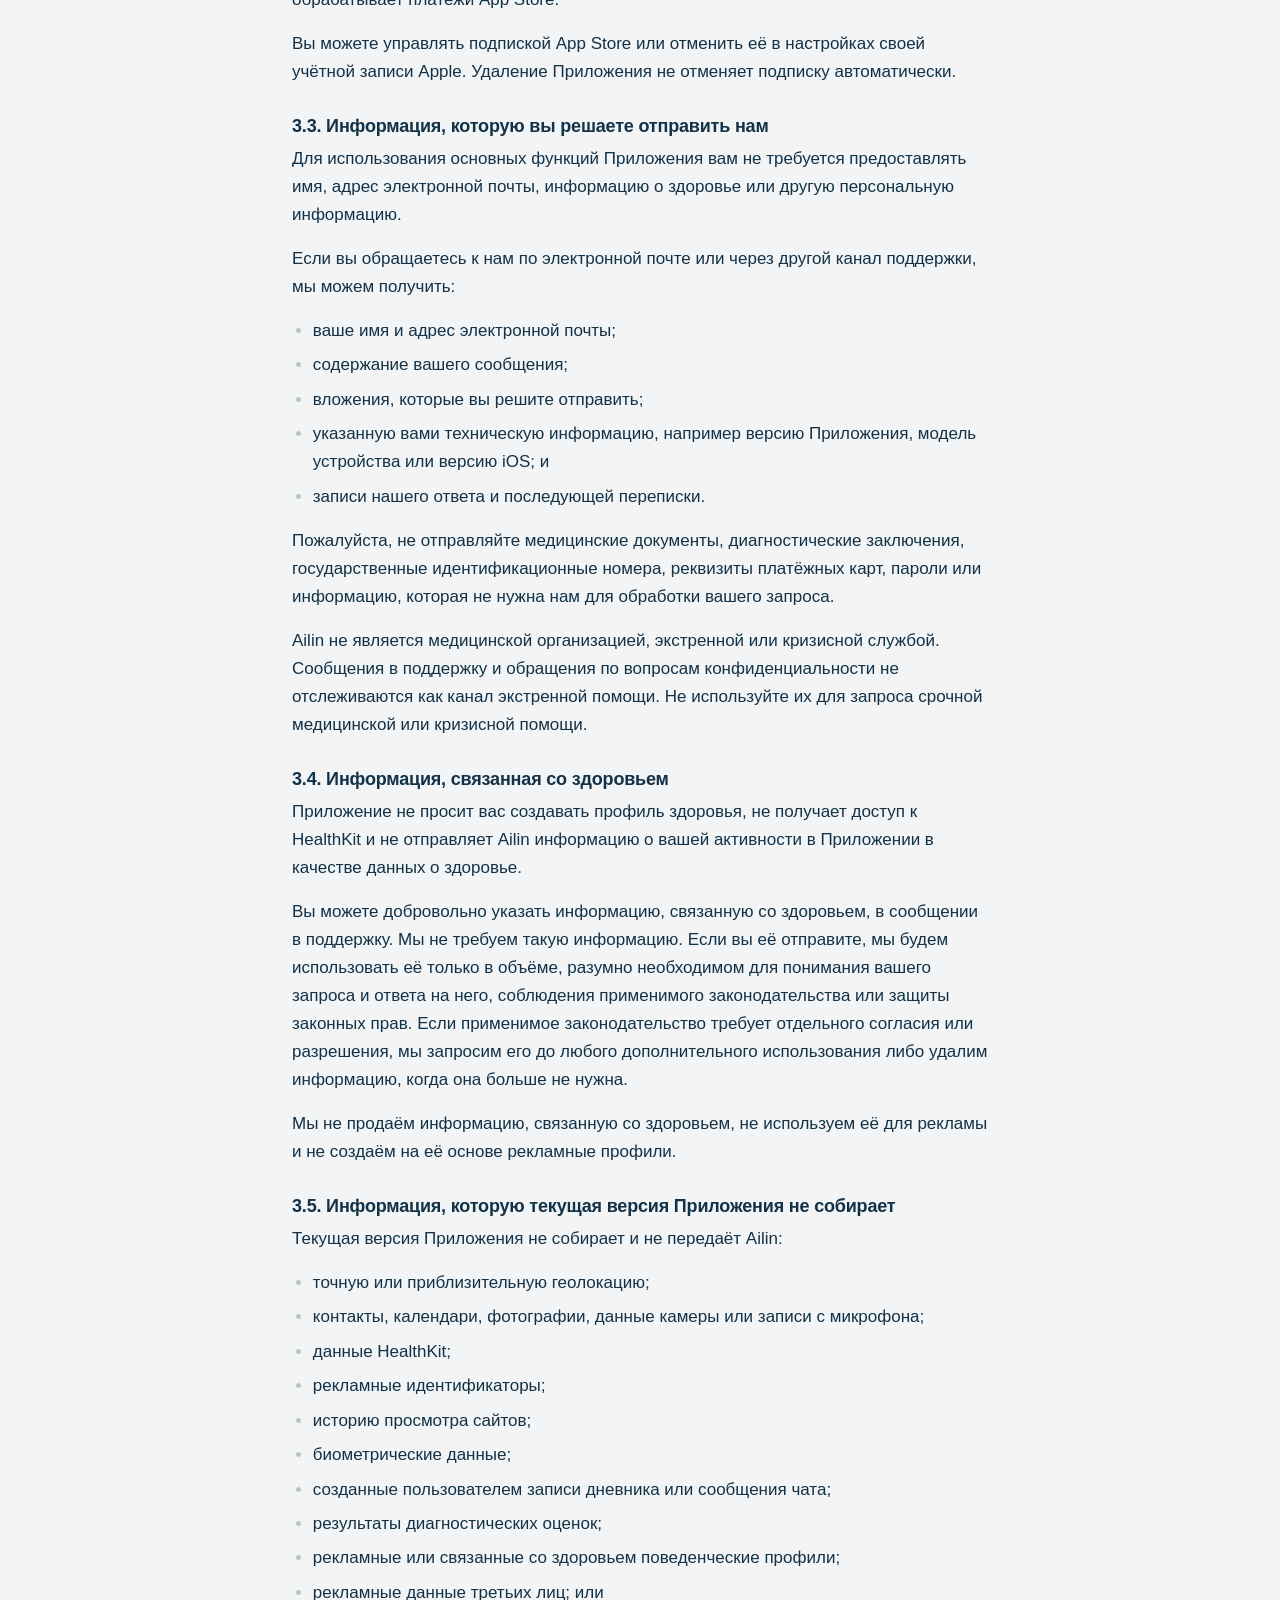
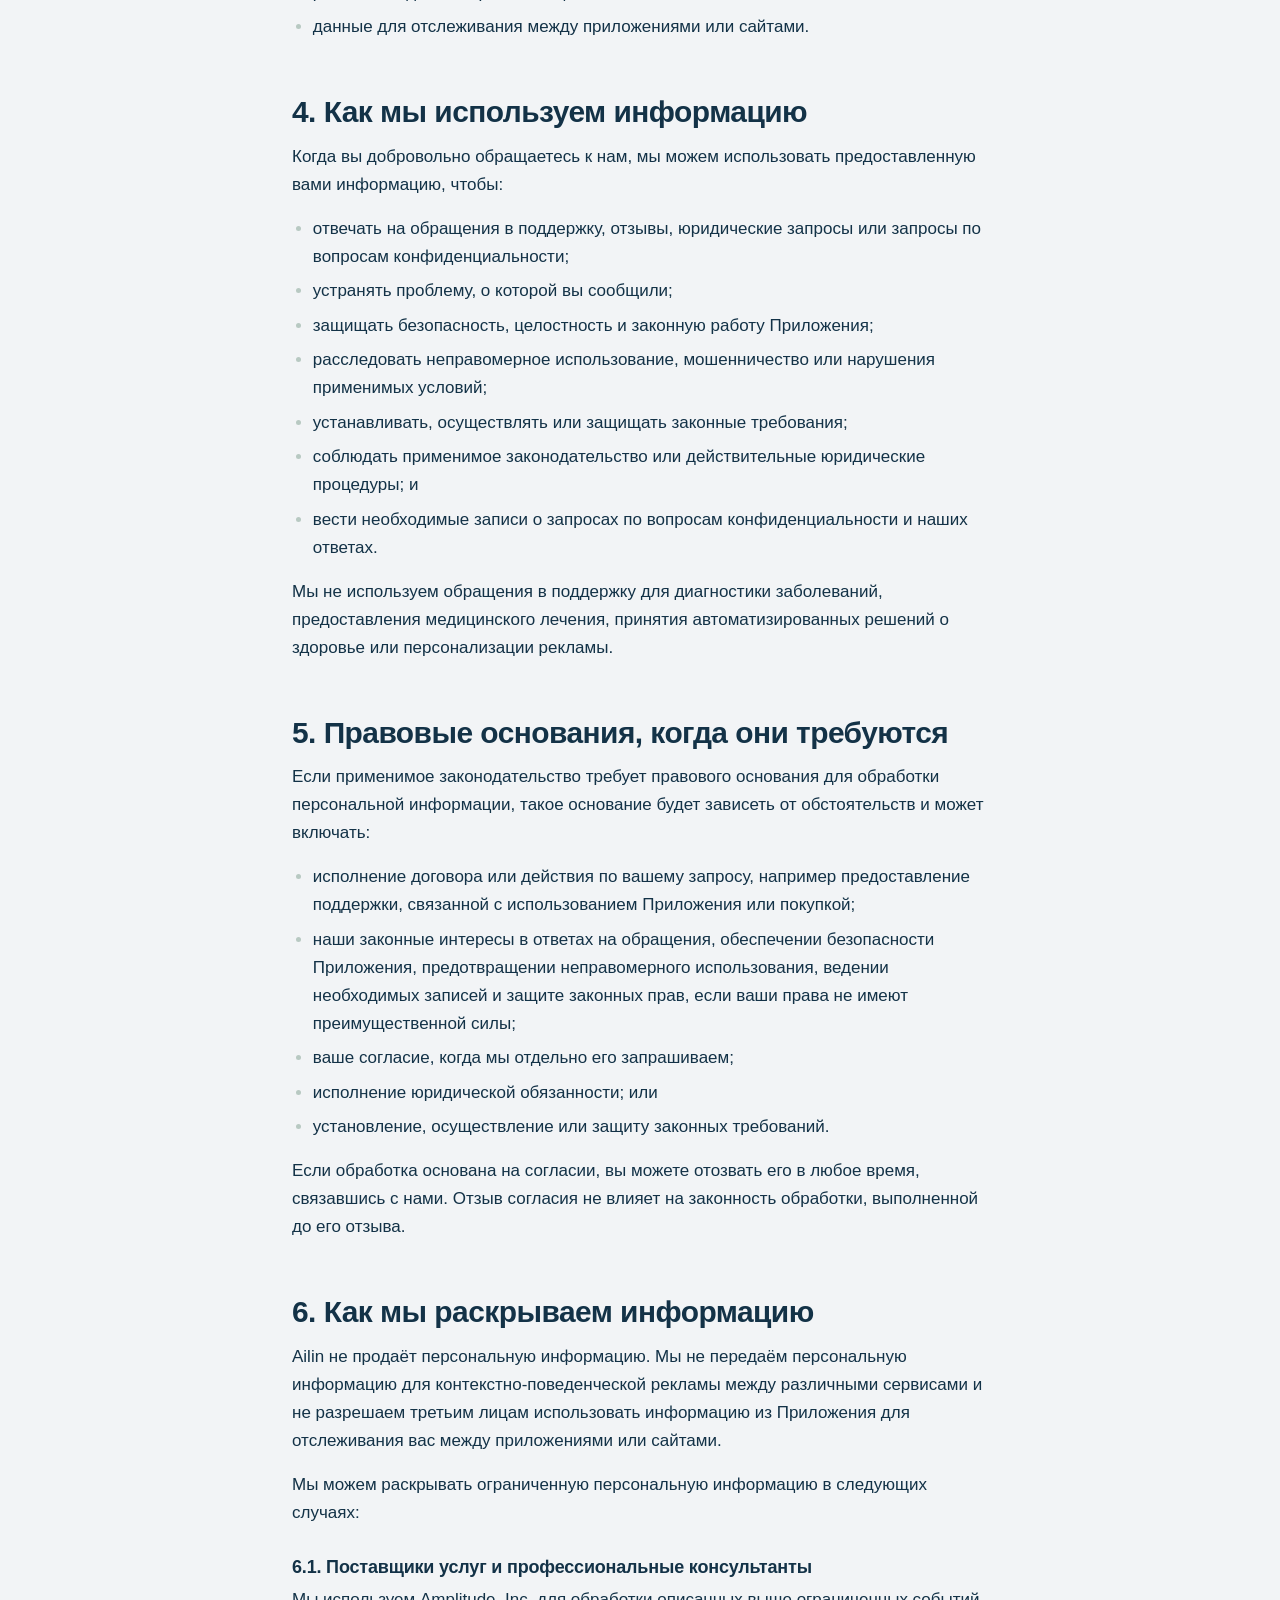
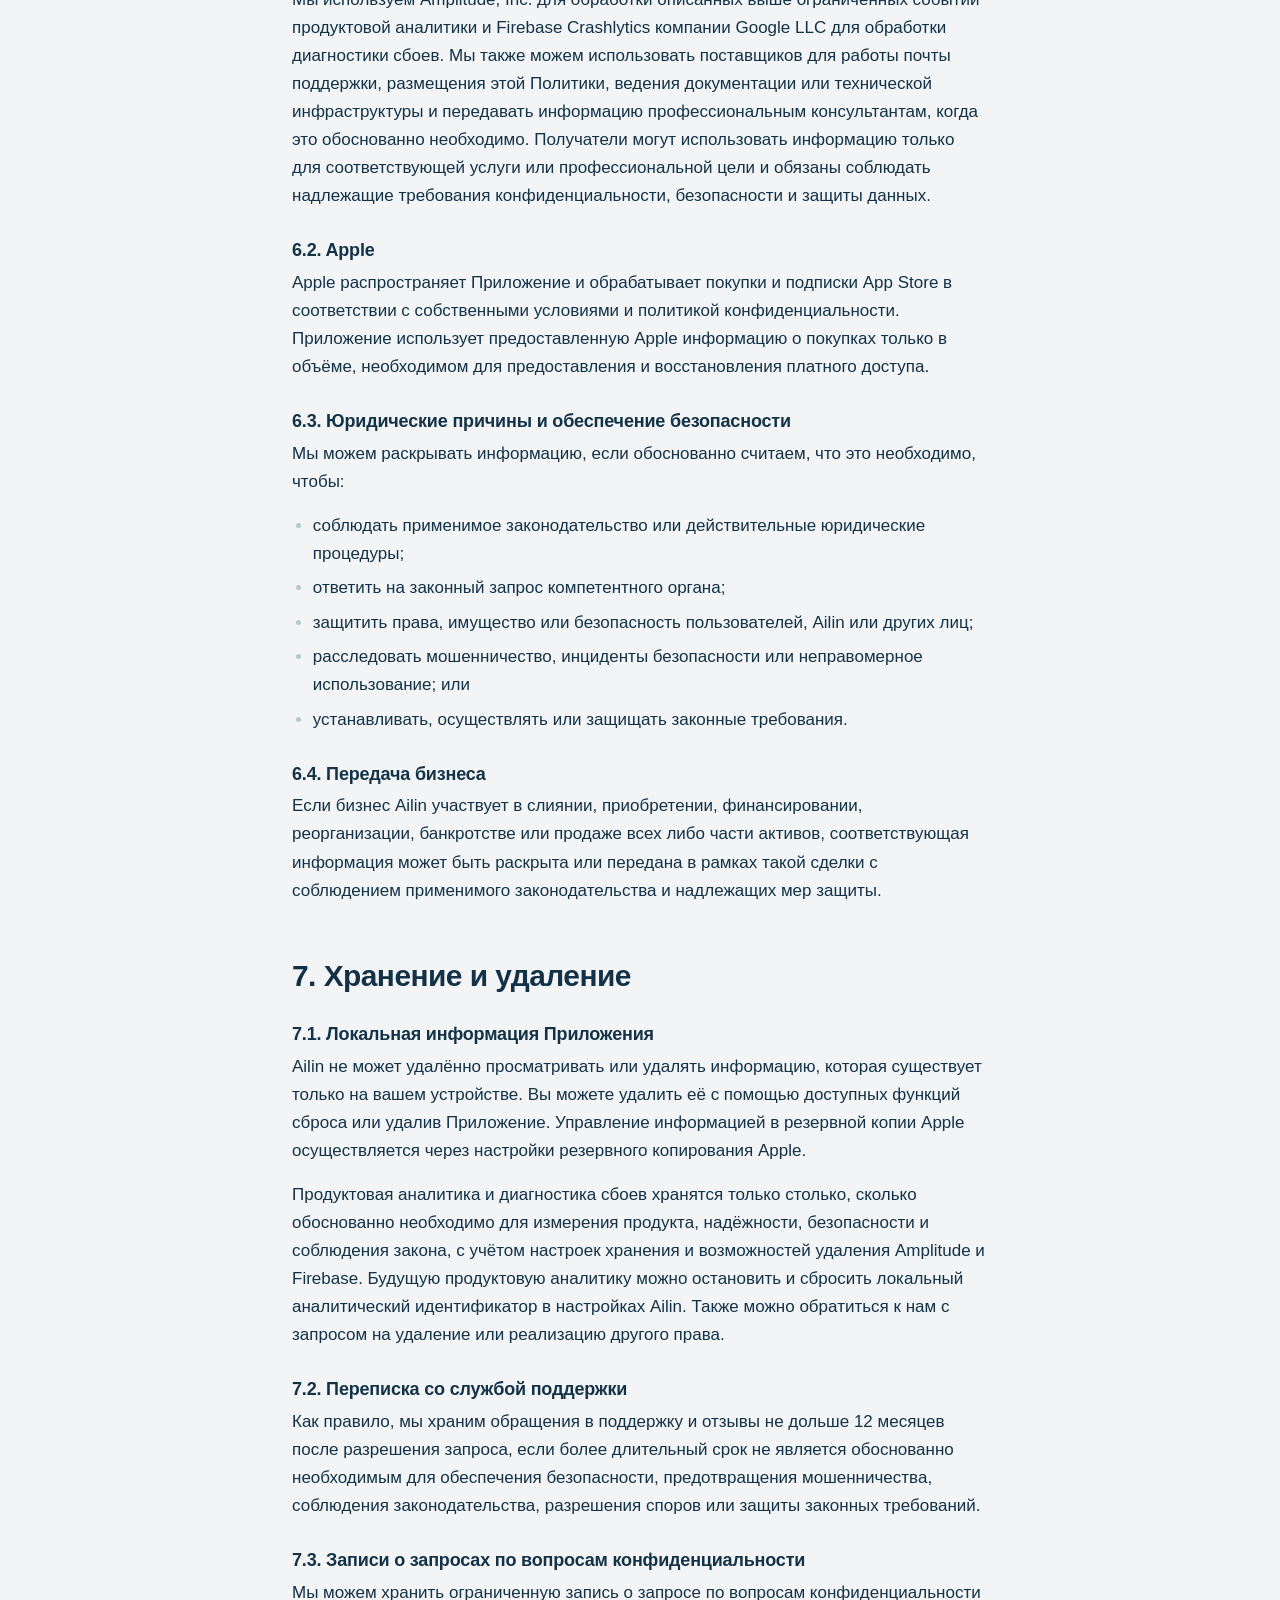
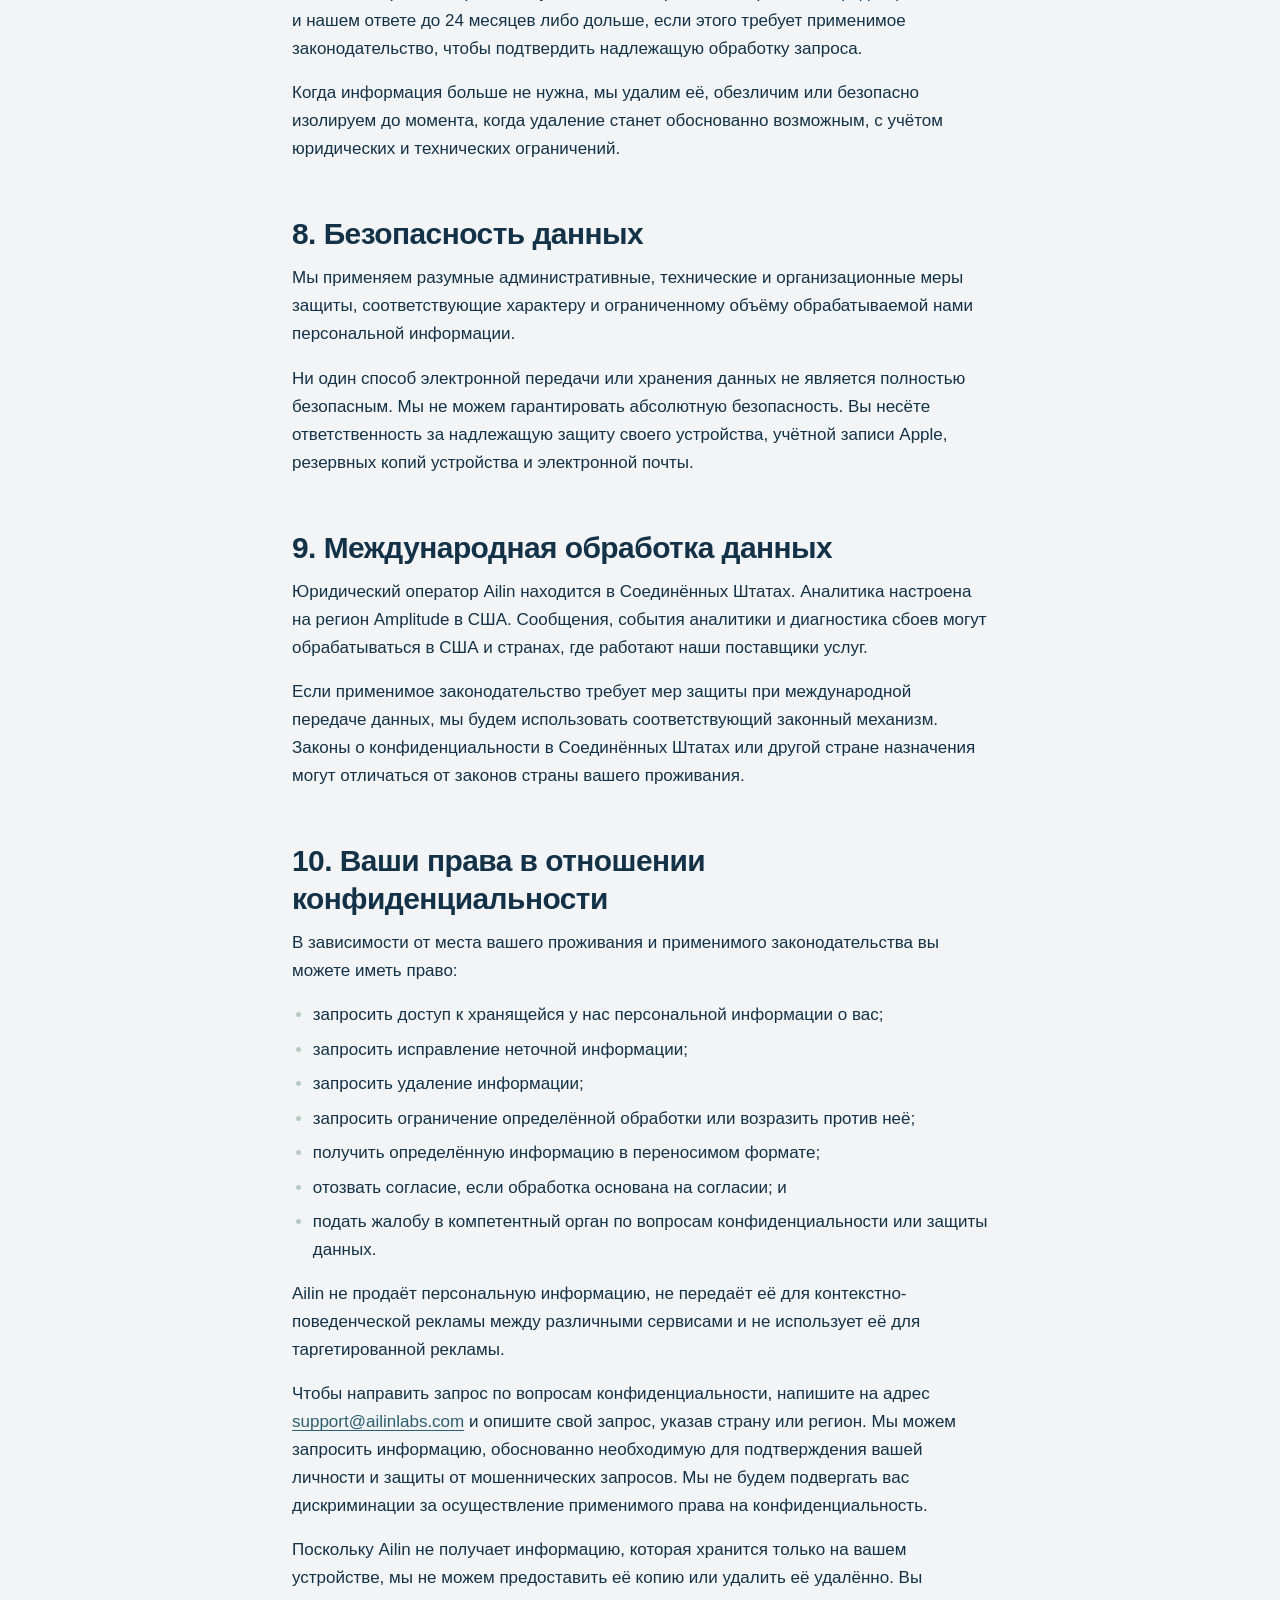
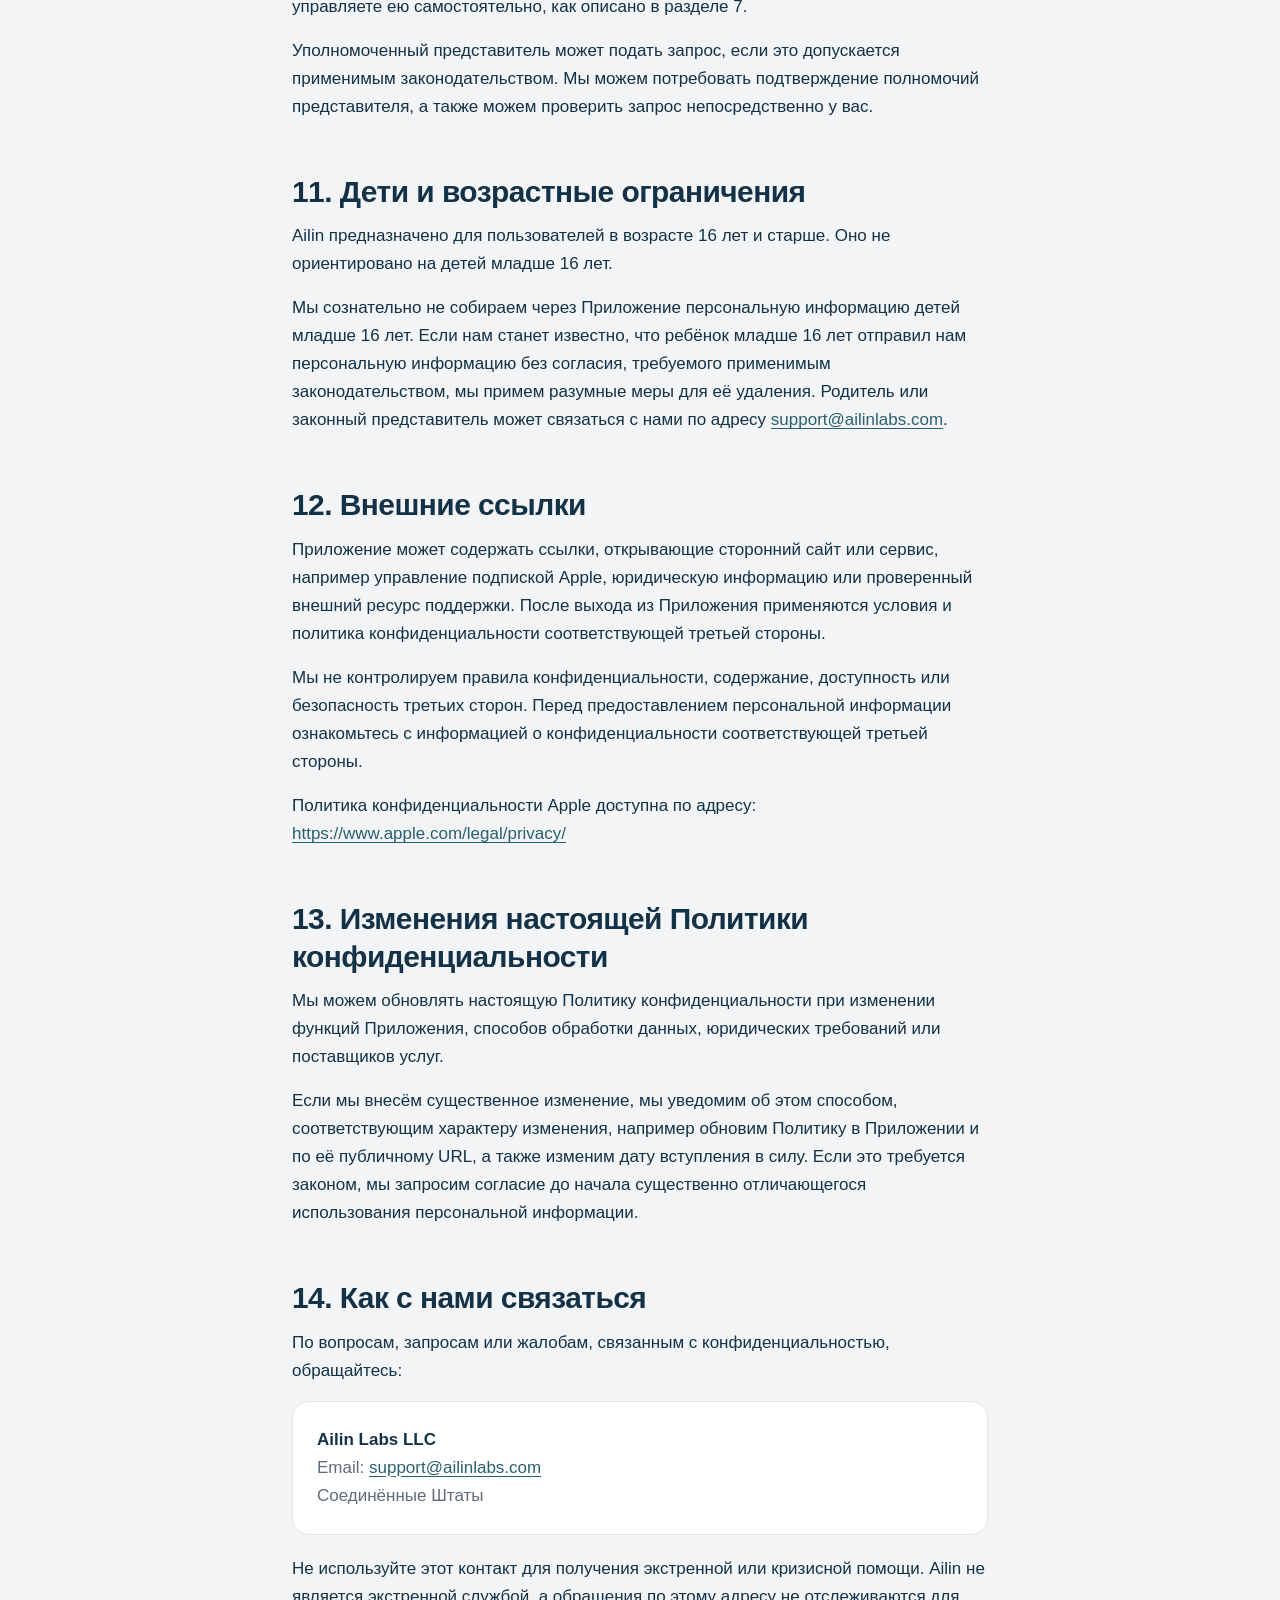
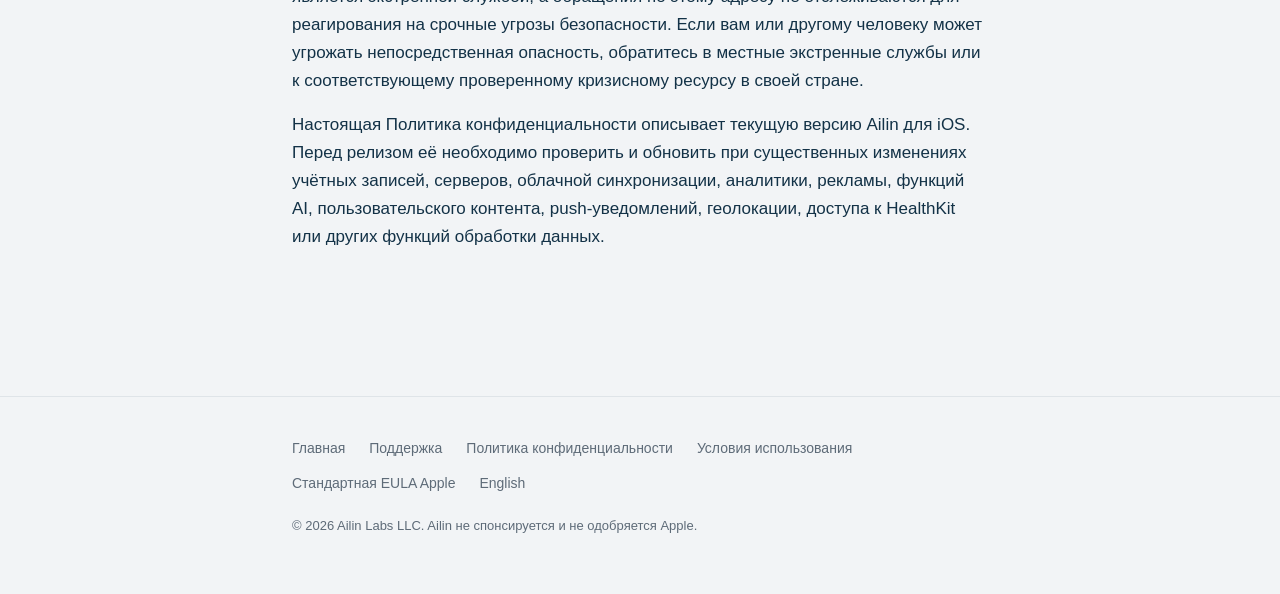
<file: ru/privacy.html>
<!doctype html>
<html lang="ru">
<head>
<meta charset="utf-8">
<meta name="viewport" content="width=device-width, initial-scale=1">
<title>Политика конфиденциальности — Ailin</title>
<meta name="description" content="Как Ailin обрабатывает информацию, включая продуктовую аналитику с ограниченным набором данных и отчёты о сбоях. Учётная запись не требуется; рекламы и межсервисного отслеживания нет.">
<link rel="canonical" href="https://ailinlabs.com/ru/privacy.html">
<link rel="alternate" hreflang="en" href="https://ailinlabs.com/privacy.html">
<link rel="alternate" hreflang="ru" href="https://ailinlabs.com/ru/privacy.html">
<link rel="alternate" hreflang="x-default" href="https://ailinlabs.com/privacy.html">
<meta name="theme-color" content="#f2f4f6" media="(prefers-color-scheme: light)">
<meta name="theme-color" content="#1f2a36" media="(prefers-color-scheme: dark)">
<link rel="icon" href="../assets/icon-512.png?v=20260910-v3" type="image/png" sizes="512x512">
<link rel="stylesheet" href="../assets/styles.css">
</head>
<body>

<a class="skip-link" href="#main">Перейти к содержанию</a>

<header class="site-header">
  <div class="wrap">
    <a class="brand" href="./"><img class="brand-icon" src="../assets/icon-512.png" alt="" aria-hidden="true"> Ailin</a>
    <nav class="site-nav" aria-label="Основная навигация">
      <a href="./">Главная</a>
      <a href="support.html">Поддержка</a>
      <a href="privacy.html" aria-current="page">Конфиденциальность</a>
      <a href="terms.html">Условия</a>
      <a class="lang-switch" href="../privacy.html" hreflang="en" lang="en">English</a>
    </nav>
  </div>
</header>

<main id="main" class="doc">
<div class="wrap wrap--read">

<h1>Политика конфиденциальности Ailin</h1>

<div class="doc-meta">
  <dl>
    <dt>Версия</dt><dd>1.1</dd>
    <dt>Статус</dt><dd>FINAL — утверждён для текущих раскрытий аналитики Ailin iOS</dd>
    <dt>Дата вступления в силу</dt><dd>20 августа 2026 года</dd>
    <dt>Оператор и контролёр данных</dt><dd>Ailin Labs LLC</dd>
    <dt>Контакт по вопросам конфиденциальности</dt><dd><a href="mailto:support@ailinlabs.com">support@ailinlabs.com</a></dd>
    <dt>Публичный URL Политики</dt><dd><a href="https://ailinlabs.com/ru/privacy.html">https://ailinlabs.com/ru/privacy.html</a></dd>
  </dl>
</div>

<nav class="toc" aria-label="Содержание">
  <h2>Содержание</h2>
  <ol>
    <li><a href="#s1">Общая информация</a></li>
    <li><a href="#s2">Краткая информация о конфиденциальности</a></li>
    <li><a href="#s3">Информация, обрабатываемая при использовании Ailin</a></li>
    <li><a href="#s4">Как мы используем информацию</a></li>
    <li><a href="#s5">Правовые основания, когда они требуются</a></li>
    <li><a href="#s6">Как мы раскрываем информацию</a></li>
    <li><a href="#s7">Хранение и удаление</a></li>
    <li><a href="#s8">Безопасность данных</a></li>
    <li><a href="#s9">Международная обработка данных</a></li>
    <li><a href="#s10">Ваши права в отношении конфиденциальности</a></li>
    <li><a href="#s11">Дети и возрастные ограничения</a></li>
    <li><a href="#s12">Внешние ссылки</a></li>
    <li><a href="#s13">Изменения настоящей Политики</a></li>
    <li><a href="#s14">Как с нами связаться</a></li>
  </ol>
</nav>

<h2 id="s1">1. Общая информация</h2>

<p>Настоящая Политика конфиденциальности объясняет, как указанный выше юридический оператор («Ailin», «мы», «нас» или «наш») обрабатывает информацию в связи с использованием iOS-приложения Ailin («Приложение»).</p>

<p>Ailin создано так, чтобы работать преимущественно на вашем устройстве, и не требует учётной записи. Сохранённый прогресс и настройки остаются на устройстве. Приложение отправляет ограниченные псевдонимные события продуктовой аналитики и диагностику сбоев, описанные ниже; введённый пользователем текст и содержание читаемых материалов не отправляются.</p>

<p>Настоящая Политика применяется к:</p>
<ul>
  <li>использованию вами Приложения;</li>
  <li>сообщениям, которые вы по своему выбору отправляете нам напрямую, включая обращения в поддержку и запросы по вопросам конфиденциальности; и</li>
  <li>ограниченной информации о покупках и подписках, обрабатываемой через систему покупок внутри приложения Apple.</li>
</ul>

<p>Apple, а также любые сторонние сайты или сервисы, которые вы открываете из Приложения, применяют собственные правила конфиденциальности.</p>

<h2 id="s2">2. Краткая информация о конфиденциальности</h2>

<div class="table-scroll">
<table>
  <thead>
    <tr><th scope="col">Практика</th><th scope="col">Текущая версия Ailin для iOS</th></tr>
  </thead>
  <tbody>
    <tr><td>Требуется учётная запись</td><td>Нет</td></tr>
    <tr><td>Сервер Ailin или облачная учётная запись</td><td>Нет</td></tr>
    <tr><td>Реклама</td><td>Нет</td></tr>
    <tr><td>Отслеживание между приложениями или сайтами</td><td>Нет</td></tr>
    <tr><td>SDK аналитики</td><td>Да — Amplitude, ограниченные псевдонимные продуктовые события</td></tr>
    <tr><td>Сторонний SDK для отчётов о сбоях</td><td>Да — Firebase Crashlytics</td></tr>
    <tr><td>AI-чат или отправка введённого пользователем текста</td><td>Нет</td></tr>
    <tr><td>Доступ к геолокации</td><td>Нет</td></tr>
    <tr><td>Доступ к камере, медиатеке или микрофону</td><td>Нет</td></tr>
    <tr><td>Доступ к контактам или календарю</td><td>Нет</td></tr>
    <tr><td>Доступ к HealthKit</td><td>Нет</td></tr>
    <tr><td>Прогресс и настройки в Приложении</td><td>Хранятся локально на устройстве</td></tr>
    <tr><td>Платежи и подписки</td><td>Обрабатываются Apple</td></tr>
    <tr><td>Продажа персональной информации</td><td>Нет</td></tr>
  </tbody>
</table>
</div>

<h2 id="s3">3. Информация, обрабатываемая при использовании Ailin</h2>

<h3 id="s3-1">3.1. Информация, хранящаяся локально на вашем устройстве</h3>

<p>Приложение может хранить на вашем устройстве ограниченную информацию, необходимую для запоминания вашего выбора и правильной работы. Она может включать:</p>
<ul>
  <li>язык Приложения;</li>
  <li>статус завершения онбординга;</li>
  <li>настройки и предпочтения;</li>
  <li>локальный прогресс или статус завершения;</li>
  <li>текущее состояние ежедневного контента;</li>
  <li>состояние воспроизведения аудио или выбора контента; и</li>
  <li>информацию о праве доступа по подписке или статусе покупки, предоставленную через фреймворк Apple StoreKit.</li>
</ul>

<p>Эта информация обрабатывается локально. В текущей версии Ailin не получает её и не имеет к ней удалённого доступа.</p>

<p>Локальная информация Приложения обычно остаётся на вашем устройстве, пока вы не удалите её с помощью доступных элементов управления устройства или Приложения либо не удалите само Приложение. В зависимости от настроек Apple некоторые данные Приложения могут быть включены в резервную копию устройства или iCloud, управляемую Apple. Вы управляете такими резервными копиями в настройках Apple.</p>

<h3 id="s3-analytics">3.2. Продуктовая аналитика и диагностика сбоев</h3>

<p>Чтобы понимать работу функций и повышать надёжность, Приложение использует Amplitude для продуктовой аналитики и Firebase Crashlytics для отчётов о сбоях. Аналитика использует случайный идентификатор установки и может включать идентификатор сессии, версию и сборку Приложения, язык, тему оформления, уровень подписки, стабильные идентификаторы подготовленного контента, источник перехода, статус завершения или выхода, этапы глубины прокрутки, активную длительность и безопасные категории ошибок покупок или загрузки контента.</p>

<p>Продуктовая аналитика может описывать события жизненного цикла Приложения, прохождение онбординга и широкую категорию страха, выбранную пользователем в онбординге, взаимодействия с карточками, инструментами, практиками, SOS, Support, Understanding, Sleep, paywall и воронкой подписки, категории ошибок загрузки контента, управление воспроизведением аудио, а также направление перемотки или изменение времени в плеере. Эти события используют стабильные технические идентификаторы, например ID карточки, инструмента, темы, элемента, уровень доступа и источник перехода; они не включают локализованные названия, текст карточек, тексты разделов поддержки или введённый пользователем текст.</p>

<p>Некоторые события, например вероятное прочтение карточки, завершение инструмента или завершение практики, выводятся по ограниченным техническим сигналам: активному времени, порогам глубины прокрутки и тому, находится ли Приложение на переднем плане. Такие события не означают, что Ailin знает, что именно вы прочитали, поняли, почувствовали, во что поверили или что пережили с медицинской точки зрения.</p>

<p>Мы используем аналитику для оценки агрегированного поведения продукта, надёжности, полезности контента, прохождения онбординга и работы подписочной воронки. Мы не используем события аналитики для создания индивидуального медицинского, психологического, рекламного или связанного со здоровьем поведенческого профиля.</p>

<p>Мы не отправляем в Amplitude имя, email, рекламный идентификатор, точную геолокацию, контакты, данные экстренного контакта, введённый текст, тексты карточек или поддержки, оценку тревоги, диагноз, данные HealthKit, исходные сообщения об ошибках StoreKit, чеки или данные платёжной карты. В конфигурации Amplitude отключены сбор геолокации по IP, оператора связи и IDFV, автоматический захват экранов и элементов, а также запись сессий.</p>

<p>Crashlytics может получать технические сведения о сбое: версии Приложения и ОС, тип устройства, стек вызовов и безопасные диагностические атрибуты. Мы намеренно не прикладываем к отчётам введённый текст, содержание материалов или информацию о здоровье.</p>

<p>Продуктовую аналитику можно отключить в настройках Ailin. Это остановит будущие события Amplitude и сбросит аналитический идентификатор Приложения. Отчёты о сбоях используются отдельно для обеспечения надёжности.</p>

<h3 id="s3-2">3.3. Покупки и подписки</h3>

<p>Если вы приобретаете подписку или другую платную функцию, Apple обрабатывает транзакцию через App Store. Apple может обрабатывать ваш Apple ID, платёжную и расчётную информацию, сведения о транзакциях, информацию об устройстве и историю покупок в соответствии с собственными условиями и политикой конфиденциальности Apple.</p>

<p>Приложение может получать от Apple ограниченную информацию о транзакции и праве доступа, необходимую для предоставления или восстановления платного доступа. Ailin не получает полный номер вашей платёжной карты и напрямую не обрабатывает платежи App Store.</p>

<p>Вы можете управлять подпиской App Store или отменить её в настройках своей учётной записи Apple. Удаление Приложения не отменяет подписку автоматически.</p>

<h3 id="s3-3">3.3. Информация, которую вы решаете отправить нам</h3>

<p>Для использования основных функций Приложения вам не требуется предоставлять имя, адрес электронной почты, информацию о здоровье или другую персональную информацию.</p>

<p>Если вы обращаетесь к нам по электронной почте или через другой канал поддержки, мы можем получить:</p>
<ul>
  <li>ваше имя и адрес электронной почты;</li>
  <li>содержание вашего сообщения;</li>
  <li>вложения, которые вы решите отправить;</li>
  <li>указанную вами техническую информацию, например версию Приложения, модель устройства или версию iOS; и</li>
  <li>записи нашего ответа и последующей переписки.</li>
</ul>

<p>Пожалуйста, не отправляйте медицинские документы, диагностические заключения, государственные идентификационные номера, реквизиты платёжных карт, пароли или информацию, которая не нужна нам для обработки вашего запроса.</p>

<p>Ailin не является медицинской организацией, экстренной или кризисной службой. Сообщения в поддержку и обращения по вопросам конфиденциальности не отслеживаются как канал экстренной помощи. Не используйте их для запроса срочной медицинской или кризисной помощи.</p>

<h3 id="s3-4">3.4. Информация, связанная со здоровьем</h3>

<p>Приложение не просит вас создавать профиль здоровья, не получает доступ к HealthKit и не отправляет Ailin информацию о вашей активности в Приложении в качестве данных о здоровье.</p>

<p>Вы можете добровольно указать информацию, связанную со здоровьем, в сообщении в поддержку. Мы не требуем такую информацию. Если вы её отправите, мы будем использовать её только в объёме, разумно необходимом для понимания вашего запроса и ответа на него, соблюдения применимого законодательства или защиты законных прав. Если применимое законодательство требует отдельного согласия или разрешения, мы запросим его до любого дополнительного использования либо удалим информацию, когда она больше не нужна.</p>

<p>Мы не продаём информацию, связанную со здоровьем, не используем её для рекламы и не создаём на её основе рекламные профили.</p>

<h3 id="s3-5">3.5. Информация, которую текущая версия Приложения не собирает</h3>

<p>Текущая версия Приложения не собирает и не передаёт Ailin:</p>
<ul>
  <li>точную или приблизительную геолокацию;</li>
  <li>контакты, календари, фотографии, данные камеры или записи с микрофона;</li>
  <li>данные HealthKit;</li>
  <li>рекламные идентификаторы;</li>
  <li>историю просмотра сайтов;</li>
  <li>биометрические данные;</li>
  <li>созданные пользователем записи дневника или сообщения чата;</li>
  <li>результаты диагностических оценок;</li>
  <li>рекламные или связанные со здоровьем поведенческие профили;</li>
  <li>рекламные данные третьих лиц; или</li>
  <li>данные для отслеживания между приложениями или сайтами.</li>
</ul>

<h2 id="s4">4. Как мы используем информацию</h2>

<p>Когда вы добровольно обращаетесь к нам, мы можем использовать предоставленную вами информацию, чтобы:</p>
<ul>
  <li>отвечать на обращения в поддержку, отзывы, юридические запросы или запросы по вопросам конфиденциальности;</li>
  <li>устранять проблему, о которой вы сообщили;</li>
  <li>защищать безопасность, целостность и законную работу Приложения;</li>
  <li>расследовать неправомерное использование, мошенничество или нарушения применимых условий;</li>
  <li>устанавливать, осуществлять или защищать законные требования;</li>
  <li>соблюдать применимое законодательство или действительные юридические процедуры; и</li>
  <li>вести необходимые записи о запросах по вопросам конфиденциальности и наших ответах.</li>
</ul>

<p>Мы не используем обращения в поддержку для диагностики заболеваний, предоставления медицинского лечения, принятия автоматизированных решений о здоровье или персонализации рекламы.</p>

<h2 id="s5">5. Правовые основания, когда они требуются</h2>

<p>Если применимое законодательство требует правового основания для обработки персональной информации, такое основание будет зависеть от обстоятельств и может включать:</p>
<ul>
  <li>исполнение договора или действия по вашему запросу, например предоставление поддержки, связанной с использованием Приложения или покупкой;</li>
  <li>наши законные интересы в ответах на обращения, обеспечении безопасности Приложения, предотвращении неправомерного использования, ведении необходимых записей и защите законных прав, если ваши права не имеют преимущественной силы;</li>
  <li>ваше согласие, когда мы отдельно его запрашиваем;</li>
  <li>исполнение юридической обязанности; или</li>
  <li>установление, осуществление или защиту законных требований.</li>
</ul>

<p>Если обработка основана на согласии, вы можете отозвать его в любое время, связавшись с нами. Отзыв согласия не влияет на законность обработки, выполненной до его отзыва.</p>

<h2 id="s6">6. Как мы раскрываем информацию</h2>

<p>Ailin не продаёт персональную информацию. Мы не передаём персональную информацию для контекстно-поведенческой рекламы между различными сервисами и не разрешаем третьим лицам использовать информацию из Приложения для отслеживания вас между приложениями или сайтами.</p>

<p>Мы можем раскрывать ограниченную персональную информацию в следующих случаях:</p>

<h3 id="s6-1">6.1. Поставщики услуг и профессиональные консультанты</h3>

<p>Мы используем Amplitude, Inc. для обработки описанных выше ограниченных событий продуктовой аналитики и Firebase Crashlytics компании Google LLC для обработки диагностики сбоев. Мы также можем использовать поставщиков для работы почты поддержки, размещения этой Политики, ведения документации или технической инфраструктуры и передавать информацию профессиональным консультантам, когда это обоснованно необходимо. Получатели могут использовать информацию только для соответствующей услуги или профессиональной цели и обязаны соблюдать надлежащие требования конфиденциальности, безопасности и защиты данных.</p>

<h3 id="s6-2">6.2. Apple</h3>

<p>Apple распространяет Приложение и обрабатывает покупки и подписки App Store в соответствии с собственными условиями и политикой конфиденциальности. Приложение использует предоставленную Apple информацию о покупках только в объёме, необходимом для предоставления и восстановления платного доступа.</p>

<h3 id="s6-3">6.3. Юридические причины и обеспечение безопасности</h3>

<p>Мы можем раскрывать информацию, если обоснованно считаем, что это необходимо, чтобы:</p>
<ul>
  <li>соблюдать применимое законодательство или действительные юридические процедуры;</li>
  <li>ответить на законный запрос компетентного органа;</li>
  <li>защитить права, имущество или безопасность пользователей, Ailin или других лиц;</li>
  <li>расследовать мошенничество, инциденты безопасности или неправомерное использование; или</li>
  <li>устанавливать, осуществлять или защищать законные требования.</li>
</ul>

<h3 id="s6-4">6.4. Передача бизнеса</h3>

<p>Если бизнес Ailin участвует в слиянии, приобретении, финансировании, реорганизации, банкротстве или продаже всех либо части активов, соответствующая информация может быть раскрыта или передана в рамках такой сделки с соблюдением применимого законодательства и надлежащих мер защиты.</p>

<h2 id="s7">7. Хранение и удаление</h2>

<h3 id="s7-1">7.1. Локальная информация Приложения</h3>

<p>Ailin не может удалённо просматривать или удалять информацию, которая существует только на вашем устройстве. Вы можете удалить её с помощью доступных функций сброса или удалив Приложение. Управление информацией в резервной копии Apple осуществляется через настройки резервного копирования Apple.</p>

<p>Продуктовая аналитика и диагностика сбоев хранятся только столько, сколько обоснованно необходимо для измерения продукта, надёжности, безопасности и соблюдения закона, с учётом настроек хранения и возможностей удаления Amplitude и Firebase. Будущую продуктовую аналитику можно остановить и сбросить локальный аналитический идентификатор в настройках Ailin. Также можно обратиться к нам с запросом на удаление или реализацию другого права.</p>

<h3 id="s7-2">7.2. Переписка со службой поддержки</h3>

<p>Как правило, мы храним обращения в поддержку и отзывы не дольше 12 месяцев после разрешения запроса, если более длительный срок не является обоснованно необходимым для обеспечения безопасности, предотвращения мошенничества, соблюдения законодательства, разрешения споров или защиты законных требований.</p>

<h3 id="s7-3">7.3. Записи о запросах по вопросам конфиденциальности</h3>

<p>Мы можем хранить ограниченную запись о запросе по вопросам конфиденциальности и нашем ответе до 24 месяцев либо дольше, если этого требует применимое законодательство, чтобы подтвердить надлежащую обработку запроса.</p>

<p>Когда информация больше не нужна, мы удалим её, обезличим или безопасно изолируем до момента, когда удаление станет обоснованно возможным, с учётом юридических и технических ограничений.</p>

<h2 id="s8">8. Безопасность данных</h2>

<p>Мы применяем разумные административные, технические и организационные меры защиты, соответствующие характеру и ограниченному объёму обрабатываемой нами персональной информации.</p>

<p>Ни один способ электронной передачи или хранения данных не является полностью безопасным. Мы не можем гарантировать абсолютную безопасность. Вы несёте ответственность за надлежащую защиту своего устройства, учётной записи Apple, резервных копий устройства и электронной почты.</p>

<h2 id="s9">9. Международная обработка данных</h2>

<p>Юридический оператор Ailin находится в Соединённых Штатах. Аналитика настроена на регион Amplitude в США. Сообщения, события аналитики и диагностика сбоев могут обрабатываться в США и странах, где работают наши поставщики услуг.</p>

<p>Если применимое законодательство требует мер защиты при международной передаче данных, мы будем использовать соответствующий законный механизм. Законы о конфиденциальности в Соединённых Штатах или другой стране назначения могут отличаться от законов страны вашего проживания.</p>

<h2 id="s10">10. Ваши права в отношении конфиденциальности</h2>

<p>В зависимости от места вашего проживания и применимого законодательства вы можете иметь право:</p>
<ul>
  <li>запросить доступ к хранящейся у нас персональной информации о вас;</li>
  <li>запросить исправление неточной информации;</li>
  <li>запросить удаление информации;</li>
  <li>запросить ограничение определённой обработки или возразить против неё;</li>
  <li>получить определённую информацию в переносимом формате;</li>
  <li>отозвать согласие, если обработка основана на согласии; и</li>
  <li>подать жалобу в компетентный орган по вопросам конфиденциальности или защиты данных.</li>
</ul>

<p>Ailin не продаёт персональную информацию, не передаёт её для контекстно-поведенческой рекламы между различными сервисами и не использует её для таргетированной рекламы.</p>

<p>Чтобы направить запрос по вопросам конфиденциальности, напишите на адрес <a href="mailto:support@ailinlabs.com">support@ailinlabs.com</a> и опишите свой запрос, указав страну или регион. Мы можем запросить информацию, обоснованно необходимую для подтверждения вашей личности и защиты от мошеннических запросов. Мы не будем подвергать вас дискриминации за осуществление применимого права на конфиденциальность.</p>

<p>Поскольку Ailin не получает информацию, которая хранится только на вашем устройстве, мы не можем предоставить её копию или удалить её удалённо. Вы управляете ею самостоятельно, как описано в разделе 7.</p>

<p>Уполномоченный представитель может подать запрос, если это допускается применимым законодательством. Мы можем потребовать подтверждение полномочий представителя, а также можем проверить запрос непосредственно у вас.</p>

<h2 id="s11">11. Дети и возрастные ограничения</h2>

<p>Ailin предназначено для пользователей в возрасте 16 лет и старше. Оно не ориентировано на детей младше 16 лет.</p>

<p>Мы сознательно не собираем через Приложение персональную информацию детей младше 16 лет. Если нам станет известно, что ребёнок младше 16 лет отправил нам персональную информацию без согласия, требуемого применимым законодательством, мы примем разумные меры для её удаления. Родитель или законный представитель может связаться с нами по адресу <a href="mailto:support@ailinlabs.com">support@ailinlabs.com</a>.</p>

<h2 id="s12">12. Внешние ссылки</h2>

<p>Приложение может содержать ссылки, открывающие сторонний сайт или сервис, например управление подпиской Apple, юридическую информацию или проверенный внешний ресурс поддержки. После выхода из Приложения применяются условия и политика конфиденциальности соответствующей третьей стороны.</p>

<p>Мы не контролируем правила конфиденциальности, содержание, доступность или безопасность третьих сторон. Перед предоставлением персональной информации ознакомьтесь с информацией о конфиденциальности соответствующей третьей стороны.</p>

<p>Политика конфиденциальности Apple доступна по адресу:<br>
<a href="https://www.apple.com/legal/privacy/" rel="noopener">https://www.apple.com/legal/privacy/</a></p>

<h2 id="s13">13. Изменения настоящей Политики конфиденциальности</h2>

<p>Мы можем обновлять настоящую Политику конфиденциальности при изменении функций Приложения, способов обработки данных, юридических требований или поставщиков услуг.</p>

<p>Если мы внесём существенное изменение, мы уведомим об этом способом, соответствующим характеру изменения, например обновим Политику в Приложении и по её публичному URL, а также изменим дату вступления в силу. Если это требуется законом, мы запросим согласие до начала существенно отличающегося использования персональной информации.</p>

<h2 id="s14">14. Как с нами связаться</h2>

<p>По вопросам, запросам или жалобам, связанным с конфиденциальностью, обращайтесь:</p>

<div class="contact-card">
  <address>
    <strong>Ailin Labs LLC</strong><br>
    Email: <a href="mailto:support@ailinlabs.com">support@ailinlabs.com</a><br>
    Соединённые Штаты
  </address>
</div>

<p style="margin-top:1.25rem">Не используйте этот контакт для получения экстренной или кризисной помощи. Ailin не является экстренной службой, а обращения по этому адресу не отслеживаются для реагирования на срочные угрозы безопасности. Если вам или другому человеку может угрожать непосредственная опасность, обратитесь в местные экстренные службы или к соответствующему проверенному кризисному ресурсу в своей стране.</p>

<p>Настоящая Политика конфиденциальности описывает текущую версию Ailin для iOS. Перед релизом её необходимо проверить и обновить при существенных изменениях учётных записей, серверов, облачной синхронизации, аналитики, рекламы, функций AI, пользовательского контента, push-уведомлений, геолокации, доступа к HealthKit или других функций обработки данных.</p>

</div>
</main>

<footer class="site-footer">
  <div class="wrap wrap--read">
    <nav aria-label="Ссылки в подвале">
      <a href="./">Главная</a>
      <a href="support.html">Поддержка</a>
      <a href="privacy.html">Политика конфиденциальности</a>
      <a href="terms.html">Условия использования</a>
      <a href="https://www.apple.com/legal/internet-services/itunes/dev/stdeula/" rel="noopener">Стандартная EULA Apple</a>
      <a href="../privacy.html" hreflang="en" lang="en">English</a>
    </nav>
    <p class="footer-legal">&copy; 2026 Ailin Labs LLC. Ailin не спонсируется и не одобряется Apple.</p>
  </div>
</footer>

</body>
</html>
</file>
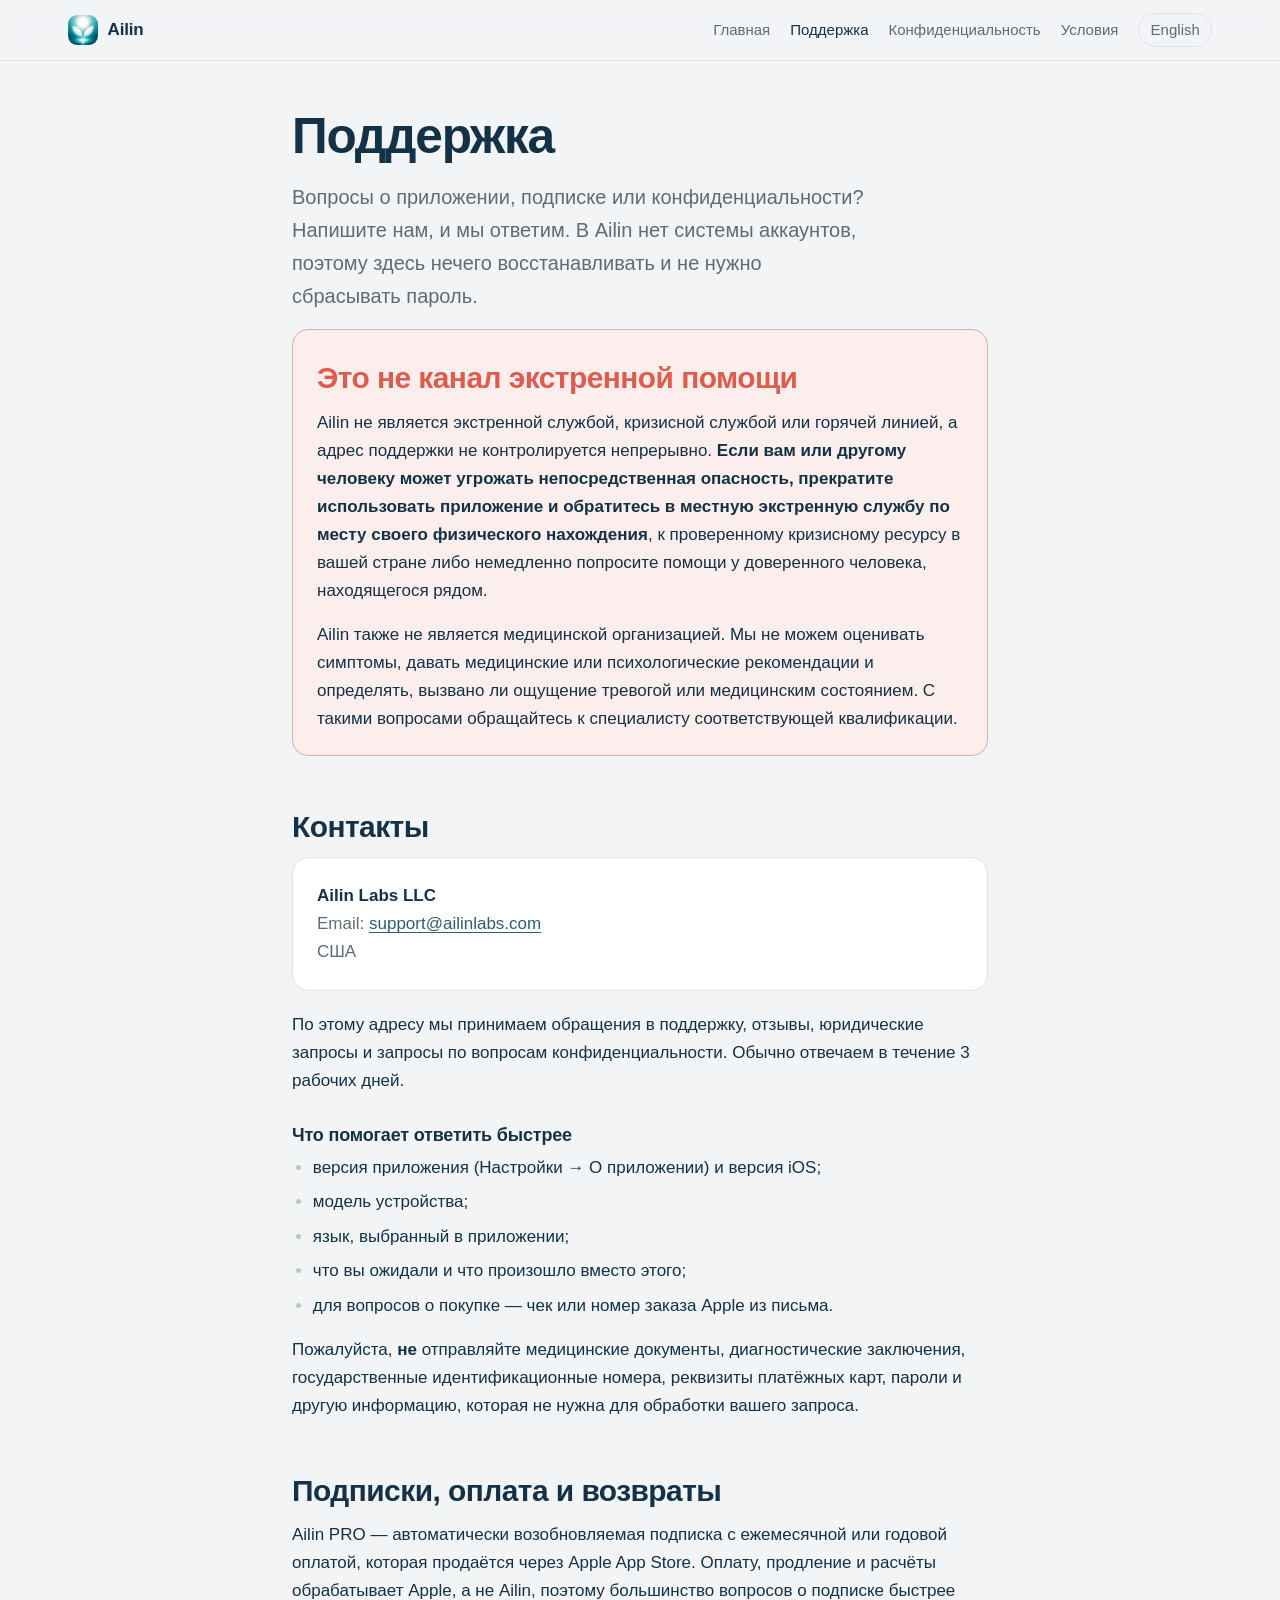
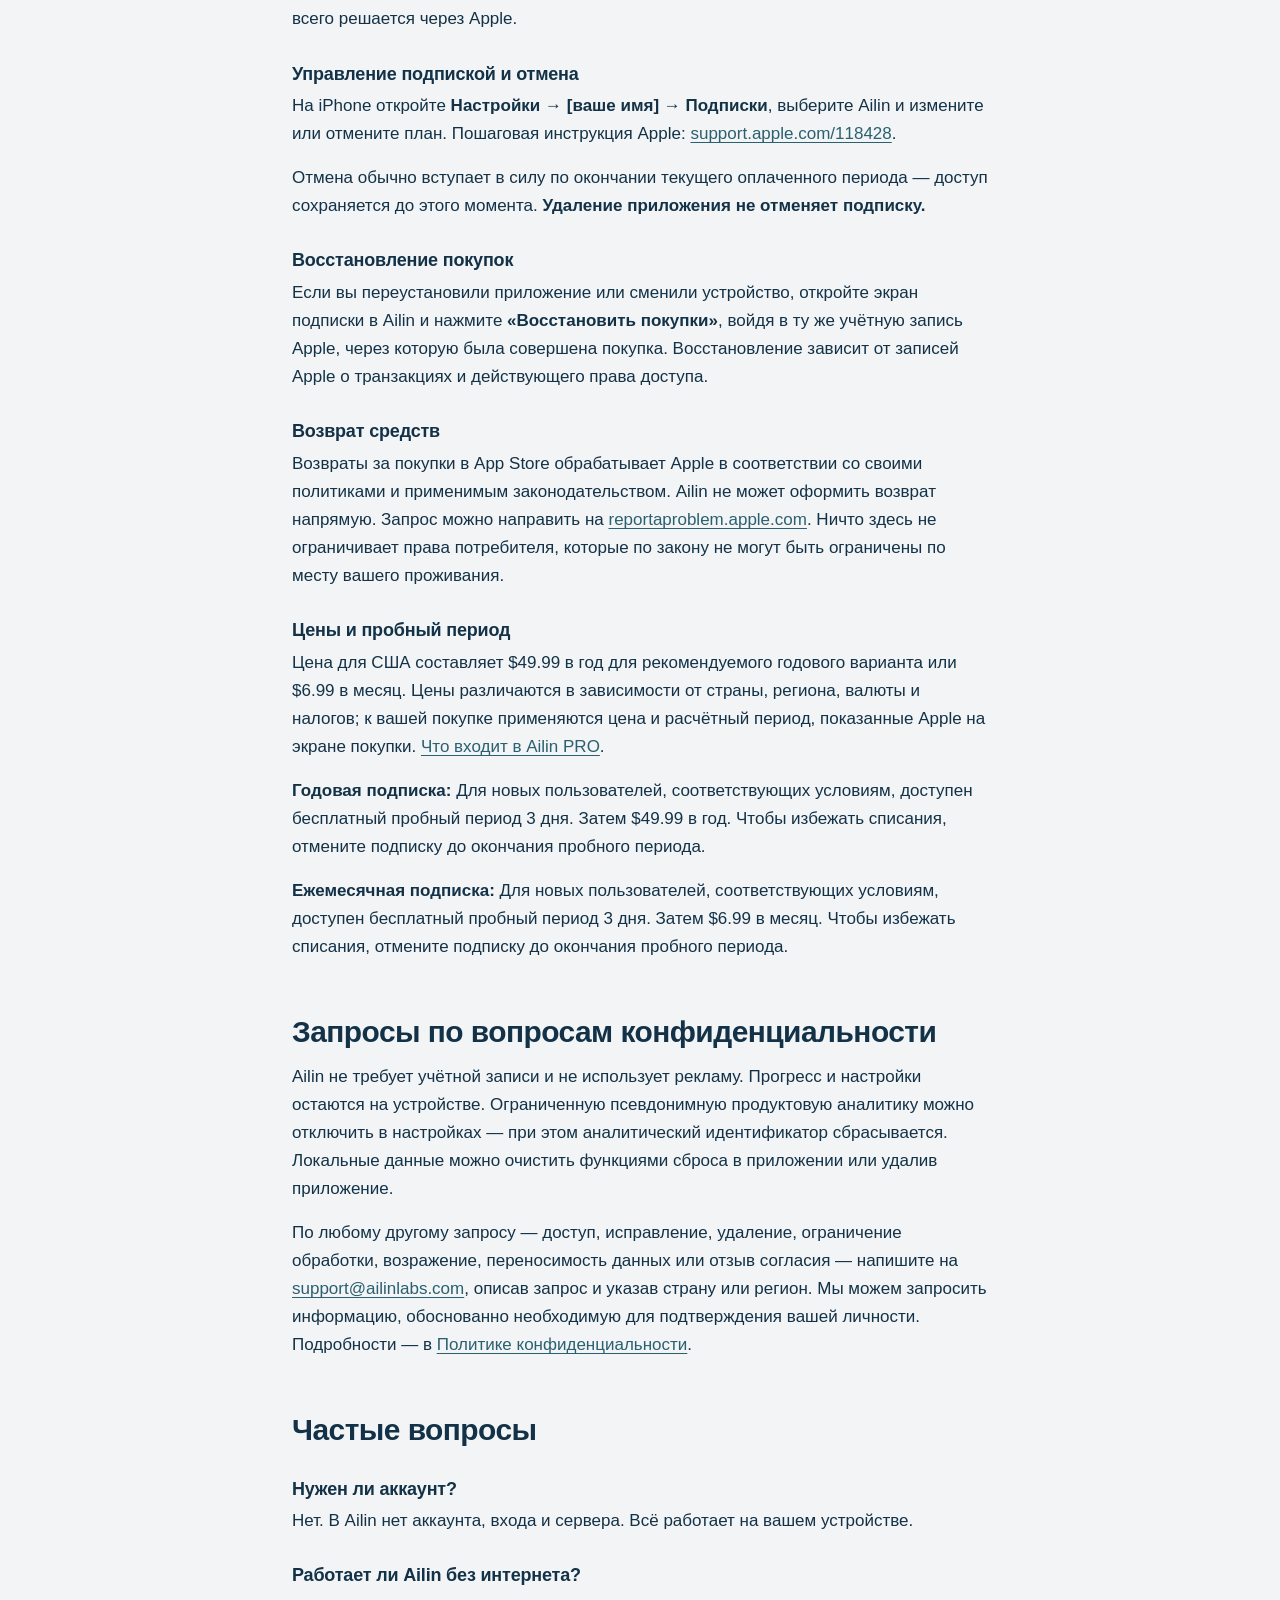
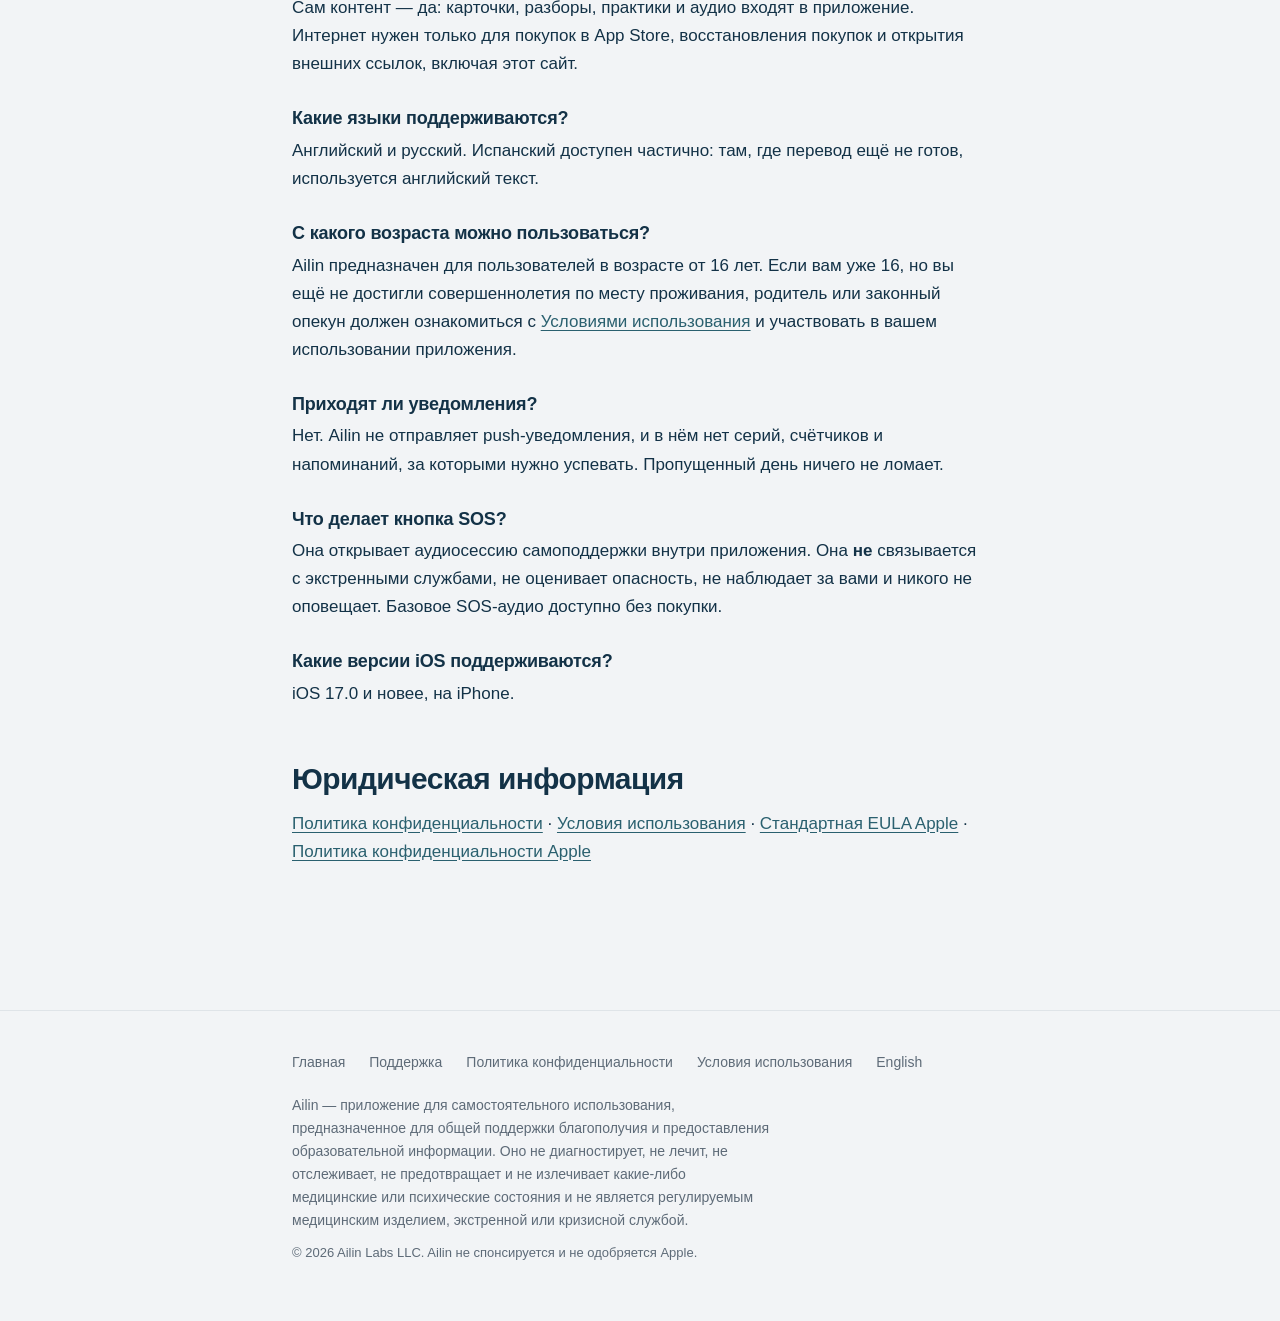
<file: ru/support.html>
<!doctype html>
<html lang="ru">
<head>
<meta charset="utf-8">
<meta name="viewport" content="width=device-width, initial-scale=1">
<title>Поддержка — Ailin</title>
<meta name="description" content="Поддержка Ailin: контакты, управление подпиской, восстановление покупок, возврат средств, запросы по вопросам конфиденциальности и ответы на частые вопросы.">
<link rel="canonical" href="https://ailinlabs.com/ru/support.html">
<link rel="alternate" hreflang="en" href="https://ailinlabs.com/support.html">
<link rel="alternate" hreflang="ru" href="https://ailinlabs.com/ru/support.html">
<link rel="alternate" hreflang="x-default" href="https://ailinlabs.com/support.html">
<meta name="theme-color" content="#f2f4f6" media="(prefers-color-scheme: light)">
<meta name="theme-color" content="#1f2a36" media="(prefers-color-scheme: dark)">
<link rel="icon" href="../assets/icon-512.png?v=20260910-v3" type="image/png" sizes="512x512">
<link rel="stylesheet" href="../assets/styles.css">
</head>
<body>

<a class="skip-link" href="#main">Перейти к содержанию</a>

<header class="site-header">
  <div class="wrap">
    <a class="brand" href="./"><img class="brand-icon" src="../assets/icon-512.png" alt="" aria-hidden="true"> Ailin</a>
    <nav class="site-nav" aria-label="Основная навигация">
      <a href="./">Главная</a>
      <a href="support.html" aria-current="page">Поддержка</a>
      <a href="privacy.html">Конфиденциальность</a>
      <a href="terms.html">Условия</a>
      <a class="lang-switch" href="../support.html" hreflang="en" lang="en">English</a>
    </nav>
  </div>
</header>

<main id="main" class="doc">
<div class="wrap wrap--read">

<h1>Поддержка</h1>

<p class="lede">
  Вопросы о приложении, подписке или конфиденциальности? Напишите нам, и мы ответим.
  В Ailin нет системы аккаунтов, поэтому здесь нечего восстанавливать и не нужно сбрасывать
  пароль.
</p>

<div class="notice notice--safety">
  <h2 style="margin-top:0">Это не канал экстренной помощи</h2>
  <p>
    Ailin не является экстренной службой, кризисной службой или горячей линией, а адрес
    поддержки не контролируется непрерывно. <strong>Если вам или другому человеку может
    угрожать непосредственная опасность, прекратите использовать приложение и обратитесь в
    местную экстренную службу по месту своего физического нахождения</strong>, к проверенному
    кризисному ресурсу в вашей стране либо немедленно попросите помощи у доверенного человека,
    находящегося рядом.
  </p>
  <p>
    Ailin также не является медицинской организацией. Мы не можем оценивать симптомы, давать
    медицинские или психологические рекомендации и определять, вызвано ли ощущение тревогой
    или медицинским состоянием. С такими вопросами обращайтесь к специалисту соответствующей
    квалификации.
  </p>
</div>

<h2 id="contact">Контакты</h2>

<div class="contact-card">
  <address>
    <strong>Ailin Labs LLC</strong><br>
    Email: <a href="mailto:support@ailinlabs.com">support@ailinlabs.com</a><br>
    США
  </address>
</div>

<p style="margin-top:1.25rem">
  По этому адресу мы принимаем обращения в поддержку, отзывы, юридические запросы и запросы по
  вопросам конфиденциальности. Обычно отвечаем в течение 3 рабочих дней.
</p>

<h3>Что помогает ответить быстрее</h3>
<ul>
  <li>версия приложения (Настройки &rarr; О приложении) и версия iOS;</li>
  <li>модель устройства;</li>
  <li>язык, выбранный в приложении;</li>
  <li>что вы ожидали и что произошло вместо этого;</li>
  <li>для вопросов о покупке — чек или номер заказа Apple из письма.</li>
</ul>

<p>
  Пожалуйста, <strong>не</strong> отправляйте медицинские документы, диагностические
  заключения, государственные идентификационные номера, реквизиты платёжных карт, пароли и
  другую информацию, которая не нужна для обработки вашего запроса.
</p>

<h2 id="subscriptions">Подписки, оплата и возвраты</h2>

<p>
  Ailin PRO — автоматически возобновляемая подписка с ежемесячной или годовой оплатой,
  которая продаётся через Apple App Store. Оплату, продление и расчёты обрабатывает Apple, а не Ailin, поэтому
  большинство вопросов о подписке быстрее всего решается через Apple.
</p>

<h3>Управление подпиской и отмена</h3>
<p>
  На iPhone откройте <strong>Настройки &rarr; [ваше имя] &rarr; Подписки</strong>, выберите
  Ailin и измените или отмените план. Пошаговая инструкция Apple:
  <a href="https://support.apple.com/118428" rel="noopener">support.apple.com/118428</a>.
</p>
<p>
  Отмена обычно вступает в силу по окончании текущего оплаченного периода — доступ сохраняется
  до этого момента. <strong>Удаление приложения не отменяет подписку.</strong>
</p>

<h3>Восстановление покупок</h3>
<p>
  Если вы переустановили приложение или сменили устройство, откройте экран подписки в Ailin и
  нажмите <strong>«Восстановить покупки»</strong>, войдя в ту же учётную запись Apple, через
  которую была совершена покупка. Восстановление зависит от записей Apple о транзакциях и
  действующего права доступа.
</p>

<h3>Возврат средств</h3>
<p>
  Возвраты за покупки в App Store обрабатывает Apple в соответствии со своими политиками и
  применимым законодательством. Ailin не может оформить возврат напрямую. Запрос можно
  направить на <a href="https://reportaproblem.apple.com/" rel="noopener">reportaproblem.apple.com</a>.
  Ничто здесь не ограничивает права потребителя, которые по закону не могут быть ограничены по
  месту вашего проживания.
</p>

<h3>Цены и пробный период</h3>
<p>
  Цена для США составляет $49.99 в год для рекомендуемого годового варианта или $6.99 в месяц.
  Цены различаются в зависимости от страны, региона, валюты и
  налогов; к вашей покупке применяются цена и расчётный период, показанные Apple на экране
  покупки. <a href="./#plans">Что входит в Ailin PRO</a>.
</p>
<p><strong>Годовая подписка:</strong> Для новых пользователей, соответствующих условиям, доступен бесплатный пробный период 3 дня. Затем $49.99 в год. Чтобы избежать списания, отмените подписку до окончания пробного периода.</p>
<p><strong>Ежемесячная подписка:</strong> Для новых пользователей, соответствующих условиям, доступен бесплатный пробный период 3 дня. Затем $6.99 в месяц. Чтобы избежать списания, отмените подписку до окончания пробного периода.</p>

<h2 id="privacy-requests">Запросы по вопросам конфиденциальности</h2>

<p>
  Ailin не требует учётной записи и не использует рекламу. Прогресс и настройки остаются на
  устройстве. Ограниченную псевдонимную продуктовую аналитику можно отключить в настройках —
  при этом аналитический идентификатор сбрасывается. Локальные данные можно очистить функциями
  сброса в приложении или удалив приложение.
</p>
<p>
  По любому другому запросу — доступ, исправление, удаление, ограничение обработки, возражение,
  переносимость данных или отзыв согласия — напишите на
  <a href="mailto:support@ailinlabs.com">support@ailinlabs.com</a>, описав запрос и указав
  страну или регион. Мы можем запросить информацию, обоснованно необходимую для подтверждения
  вашей личности. Подробности — в <a href="privacy.html">Политике конфиденциальности</a>.
</p>

<h2 id="faq">Частые вопросы</h2>

<h3>Нужен ли аккаунт?</h3>
<p>Нет. В Ailin нет аккаунта, входа и сервера. Всё работает на вашем устройстве.</p>

<h3>Работает ли Ailin без интернета?</h3>
<p>
  Сам контент — да: карточки, разборы, практики и аудио входят в приложение. Интернет нужен
  только для покупок в App Store, восстановления покупок и открытия внешних ссылок, включая
  этот сайт.
</p>

<h3>Какие языки поддерживаются?</h3>
<p>
  Английский и русский. Испанский доступен частично: там, где перевод ещё не готов,
  используется английский текст.
</p>

<h3>С какого возраста можно пользоваться?</h3>
<p>
  Ailin предназначен для пользователей в возрасте от 16 лет. Если вам уже 16, но вы ещё не
  достигли совершеннолетия по месту проживания, родитель или законный опекун должен
  ознакомиться с <a href="terms.html">Условиями использования</a> и участвовать в вашем
  использовании приложения.
</p>

<h3>Приходят ли уведомления?</h3>
<p>
  Нет. Ailin не отправляет push-уведомления, и в нём нет серий, счётчиков и напоминаний, за
  которыми нужно успевать. Пропущенный день ничего не ломает.
</p>

<h3>Что делает кнопка SOS?</h3>
<p>
  Она открывает аудиосессию самоподдержки внутри приложения. Она <strong>не</strong>
  связывается с экстренными службами, не оценивает опасность, не наблюдает за вами и никого не
  оповещает. Базовое SOS-аудио доступно без покупки.
</p>

<h3>Какие версии iOS поддерживаются?</h3>
<p>iOS 17.0 и новее, на iPhone.</p>

<h2 id="legal">Юридическая информация</h2>
<p>
  <a href="privacy.html">Политика конфиденциальности</a> ·
  <a href="terms.html">Условия использования</a> ·
  <a href="https://www.apple.com/legal/internet-services/itunes/dev/stdeula/" rel="noopener">Стандартная EULA Apple</a> ·
  <a href="https://www.apple.com/legal/privacy/" rel="noopener">Политика конфиденциальности Apple</a>
</p>

</div>
</main>

<footer class="site-footer">
  <div class="wrap wrap--read">
    <nav aria-label="Ссылки в подвале">
      <a href="./">Главная</a>
      <a href="support.html">Поддержка</a>
      <a href="privacy.html">Политика конфиденциальности</a>
      <a href="terms.html">Условия использования</a>
      <a href="../support.html" hreflang="en" lang="en">English</a>
    </nav>
    <p>
      Ailin — приложение для самостоятельного использования, предназначенное для общей поддержки
      благополучия и предоставления образовательной информации. Оно не диагностирует, не лечит,
      не отслеживает, не предотвращает и не излечивает какие-либо медицинские или психические
      состояния и не является регулируемым медицинским изделием, экстренной или кризисной службой.
    </p>
    <p class="footer-legal">&copy; 2026 Ailin Labs LLC. Ailin не спонсируется и не одобряется Apple.</p>
  </div>
</footer>

</body>
</html>
</file>
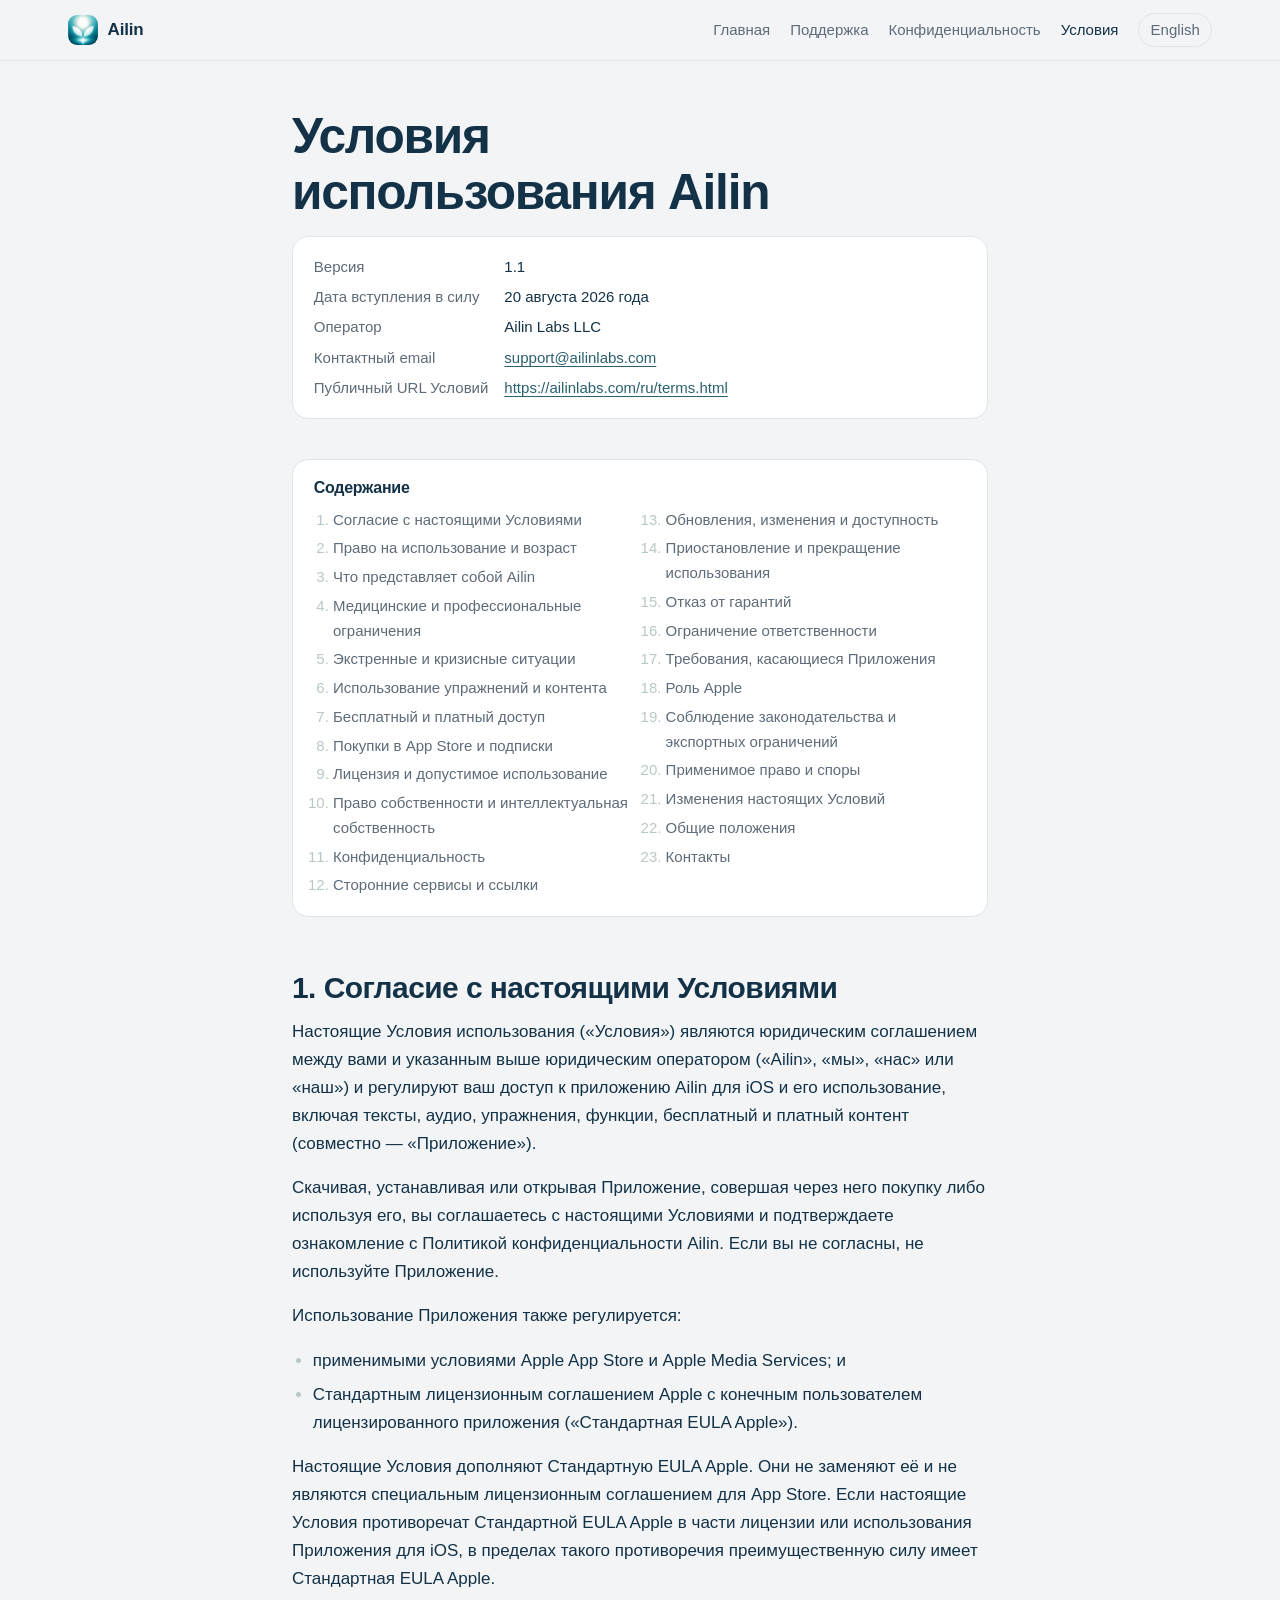
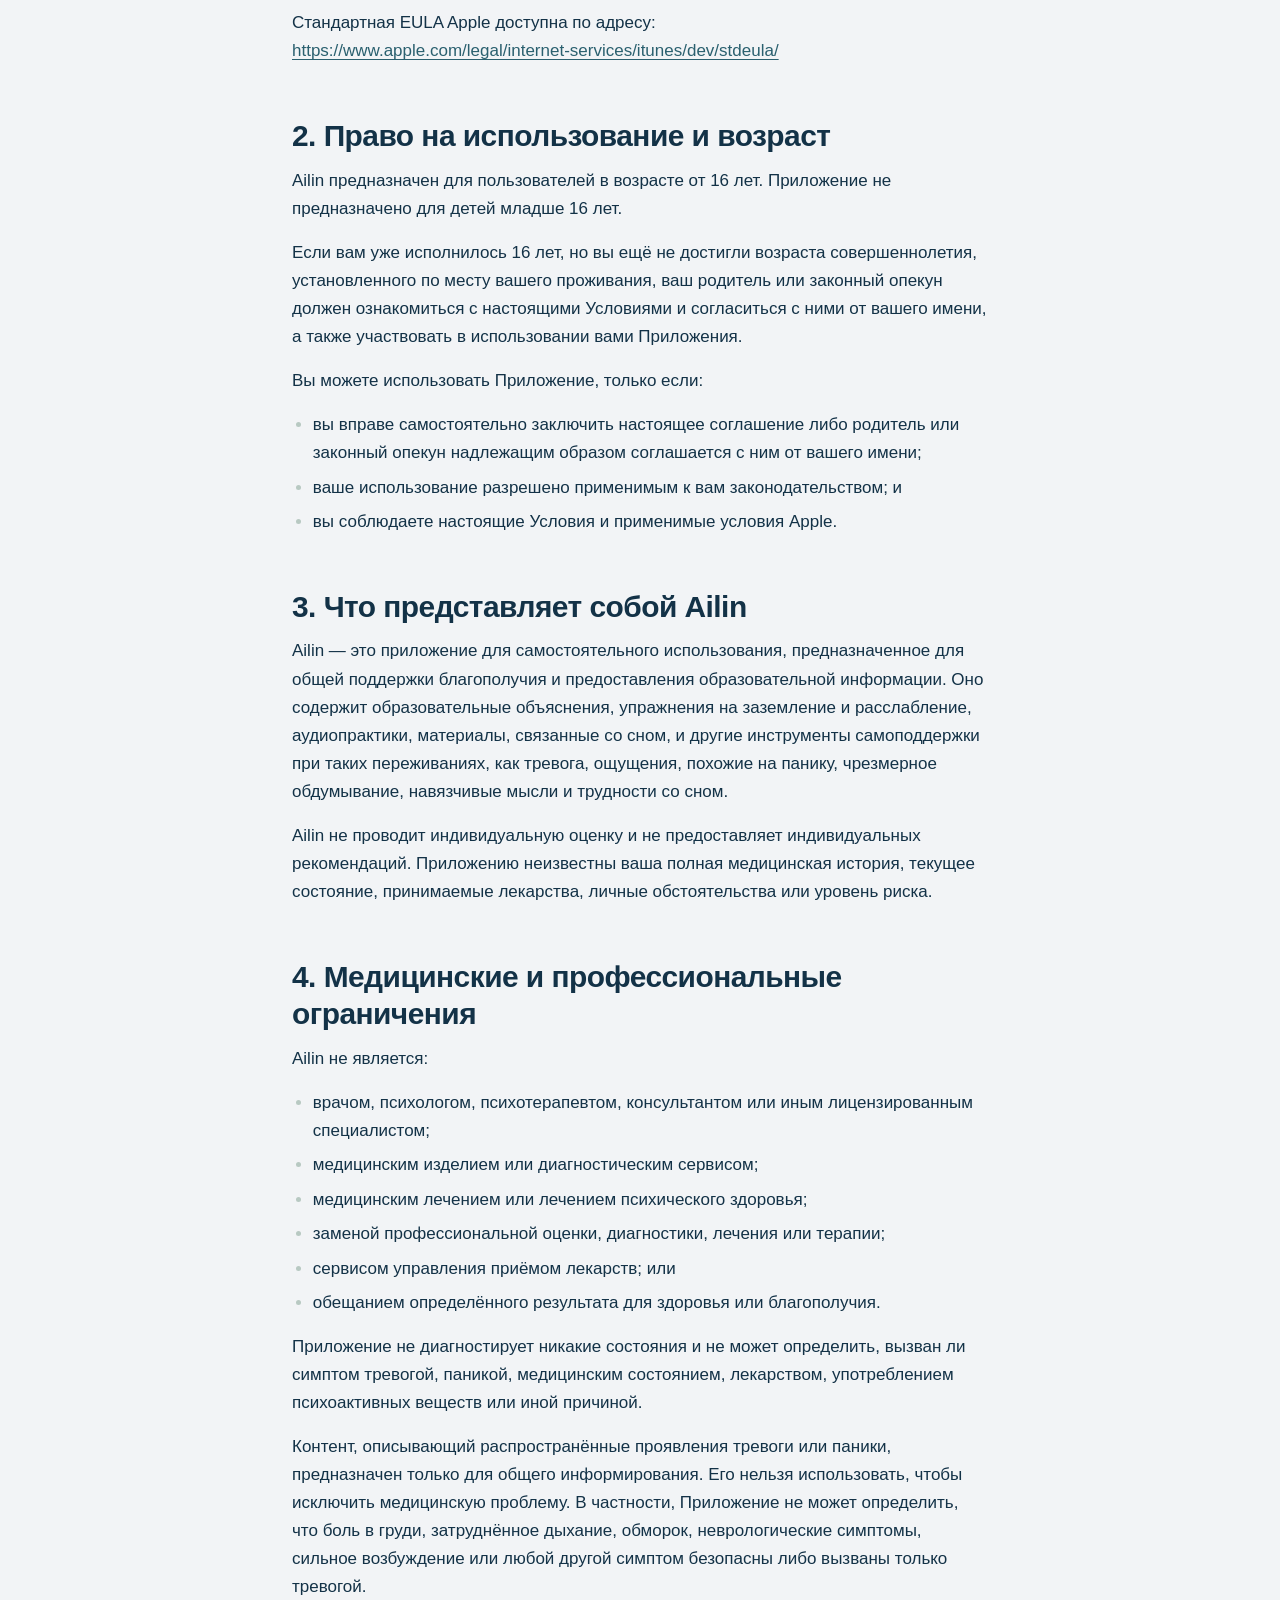
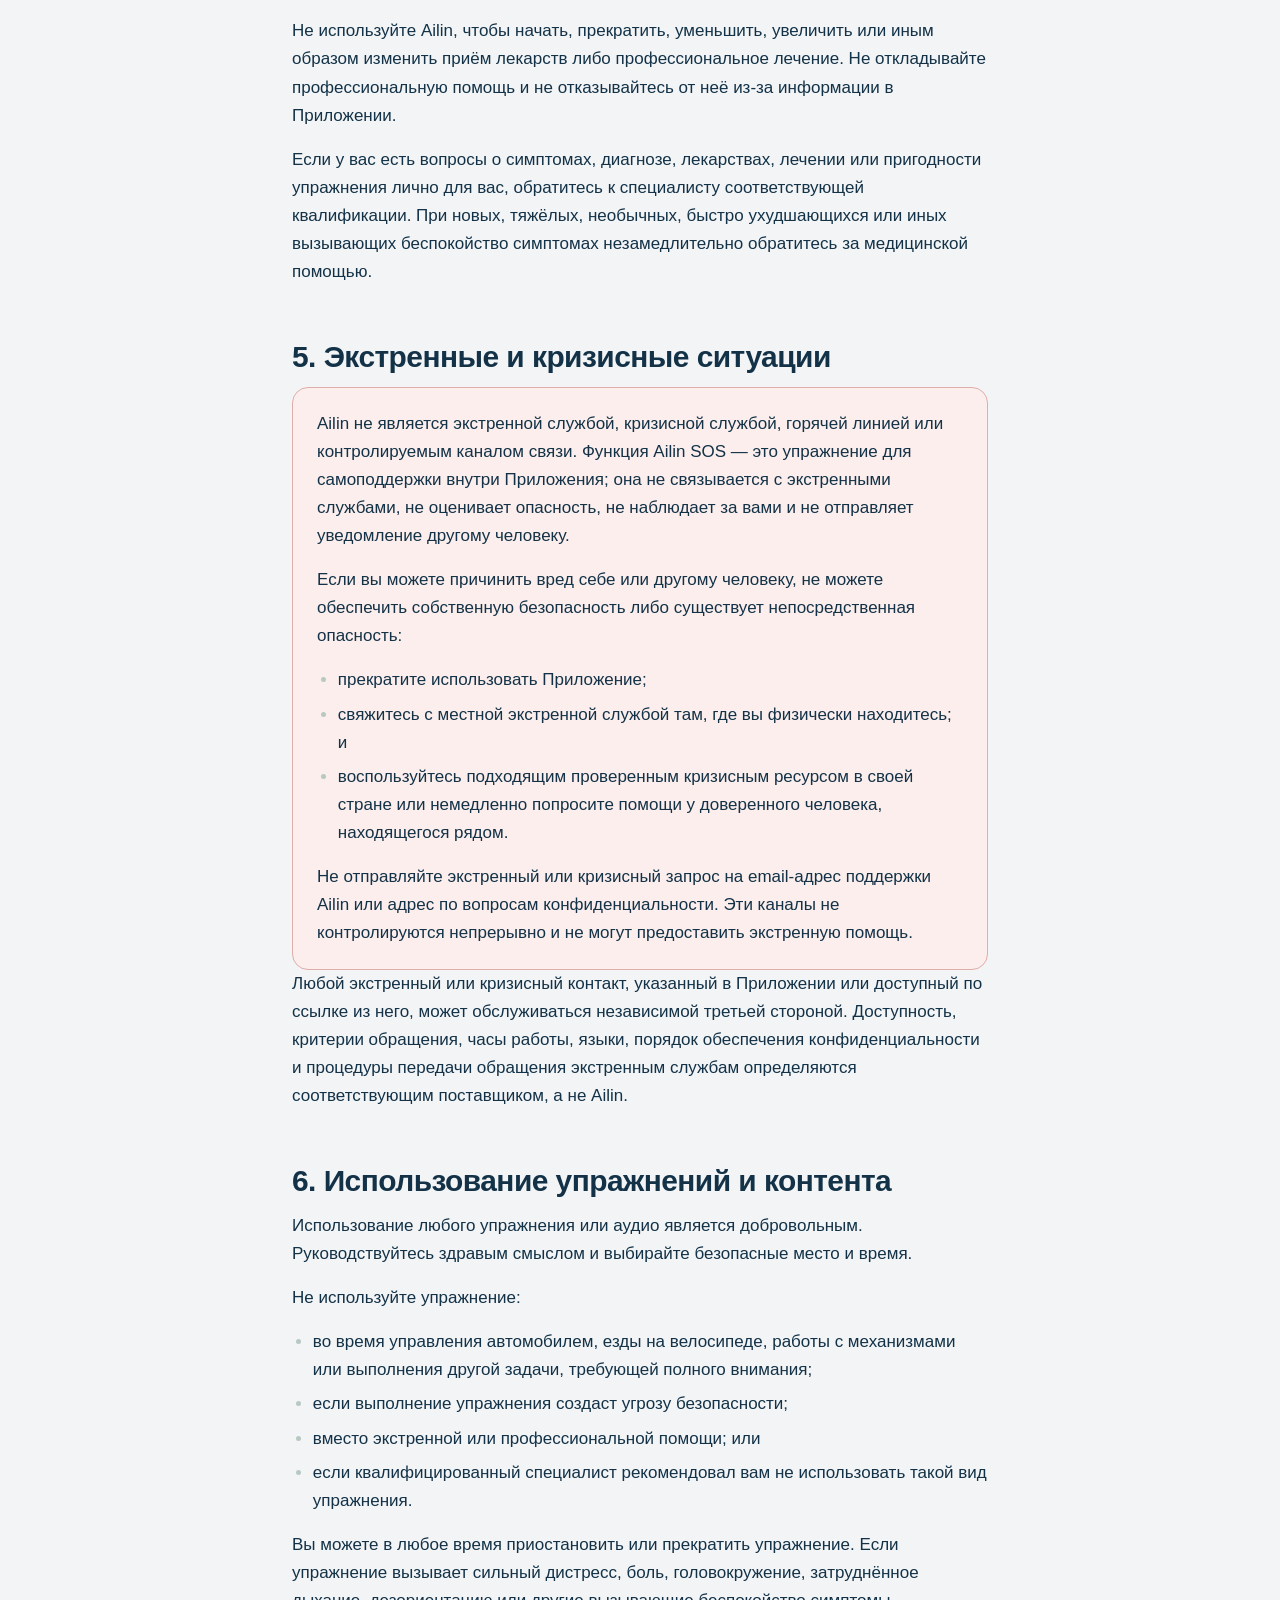
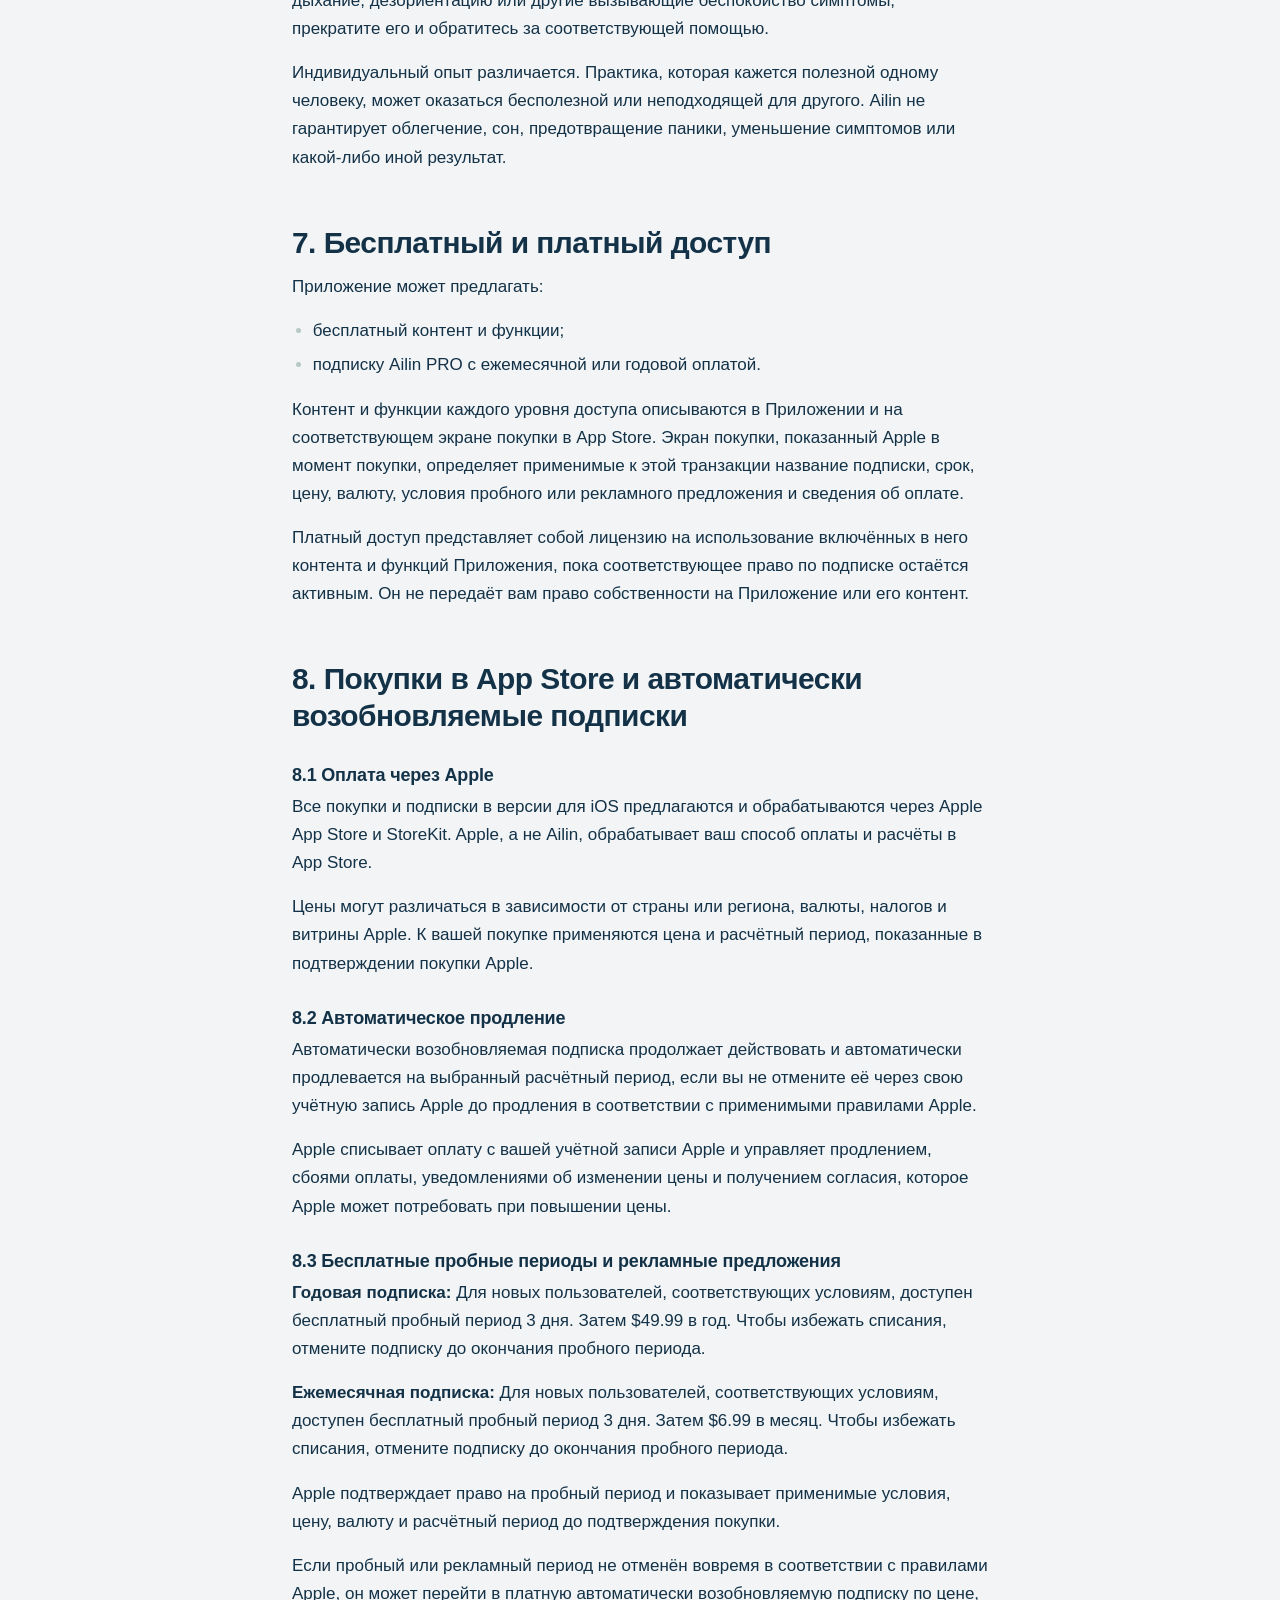
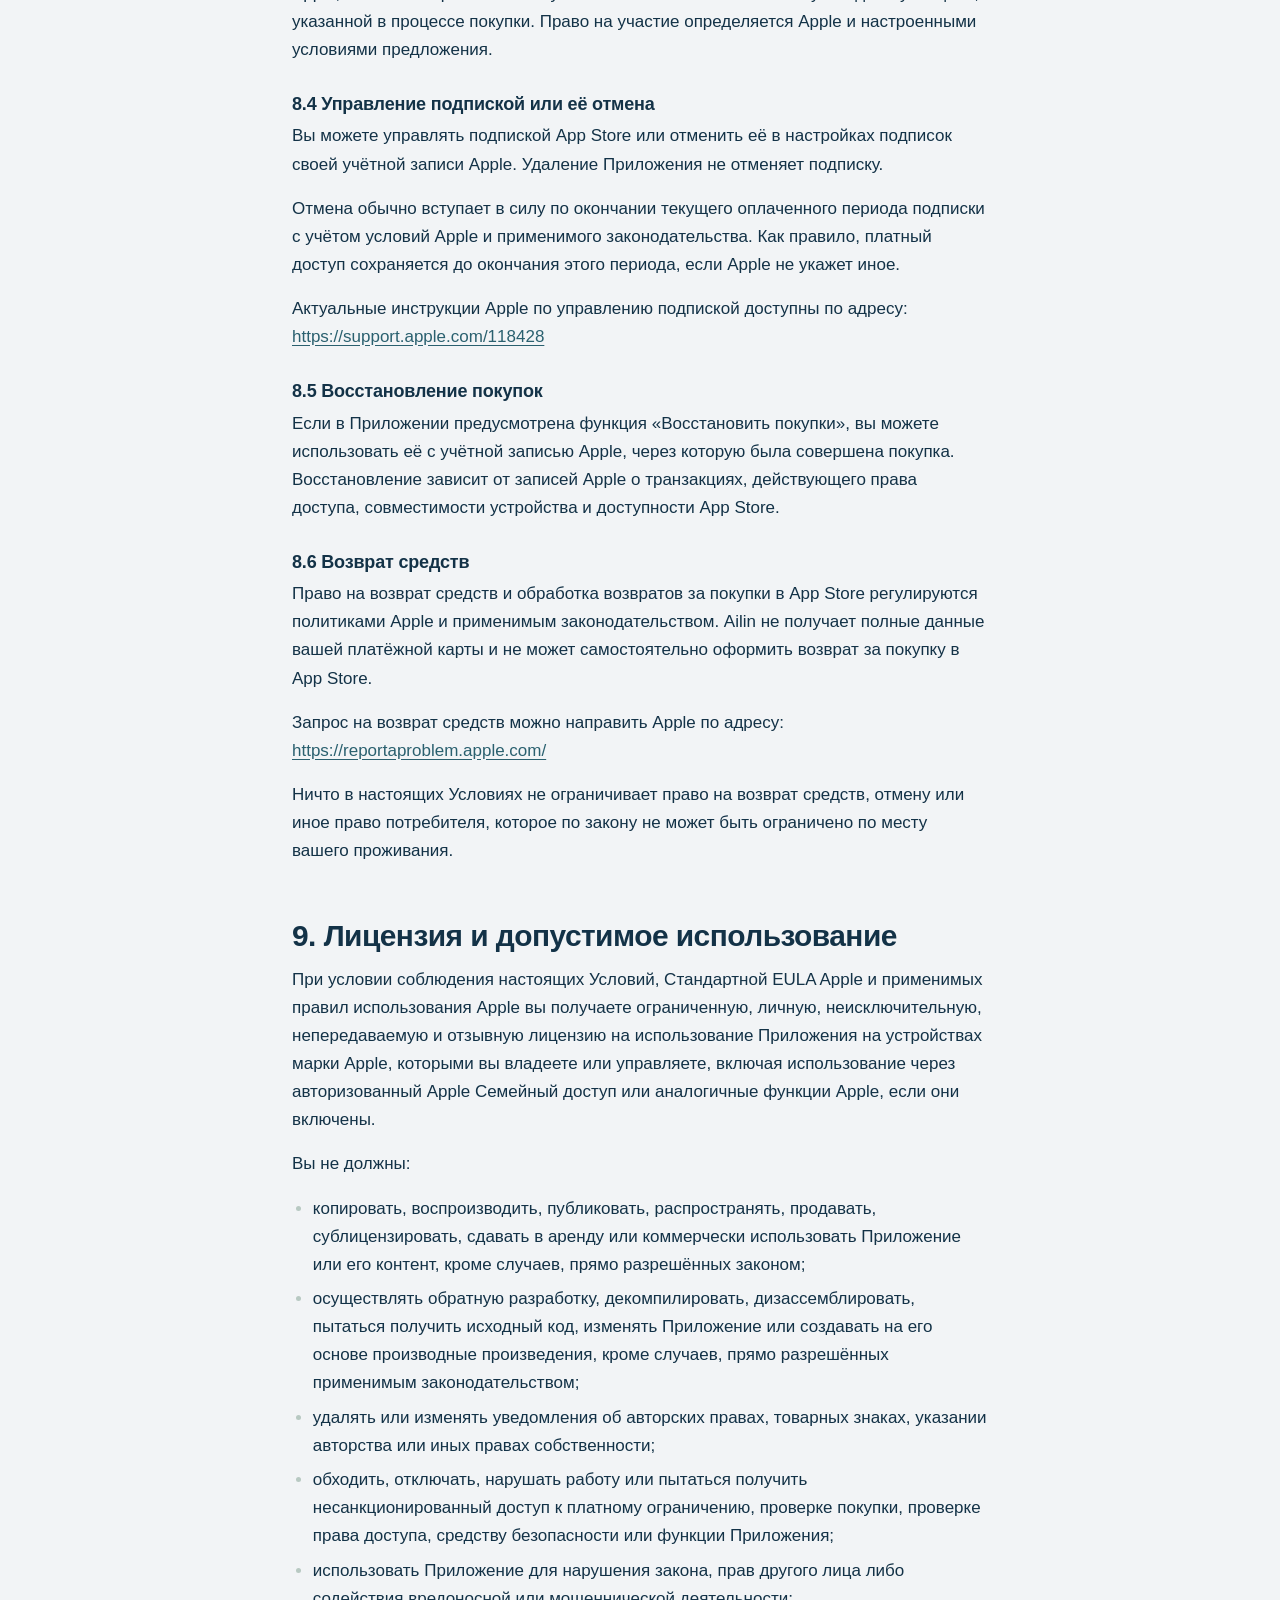
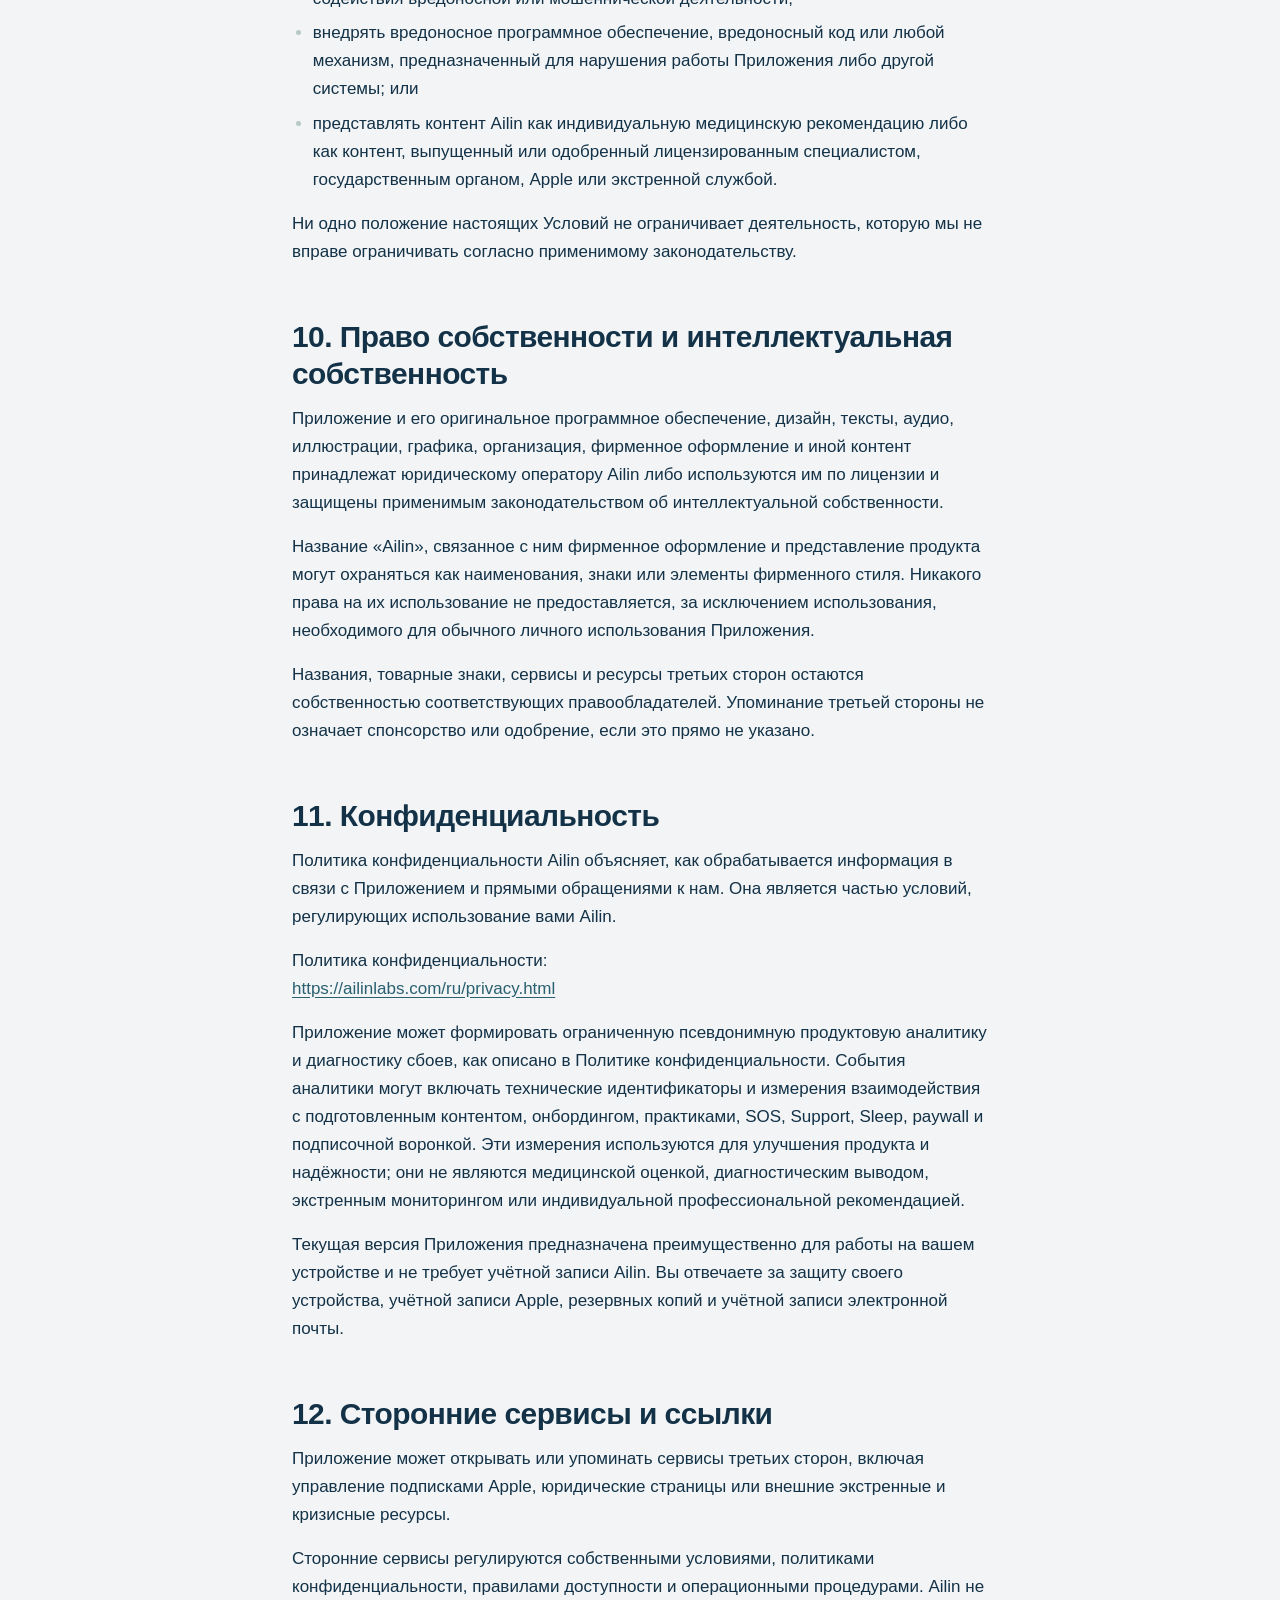
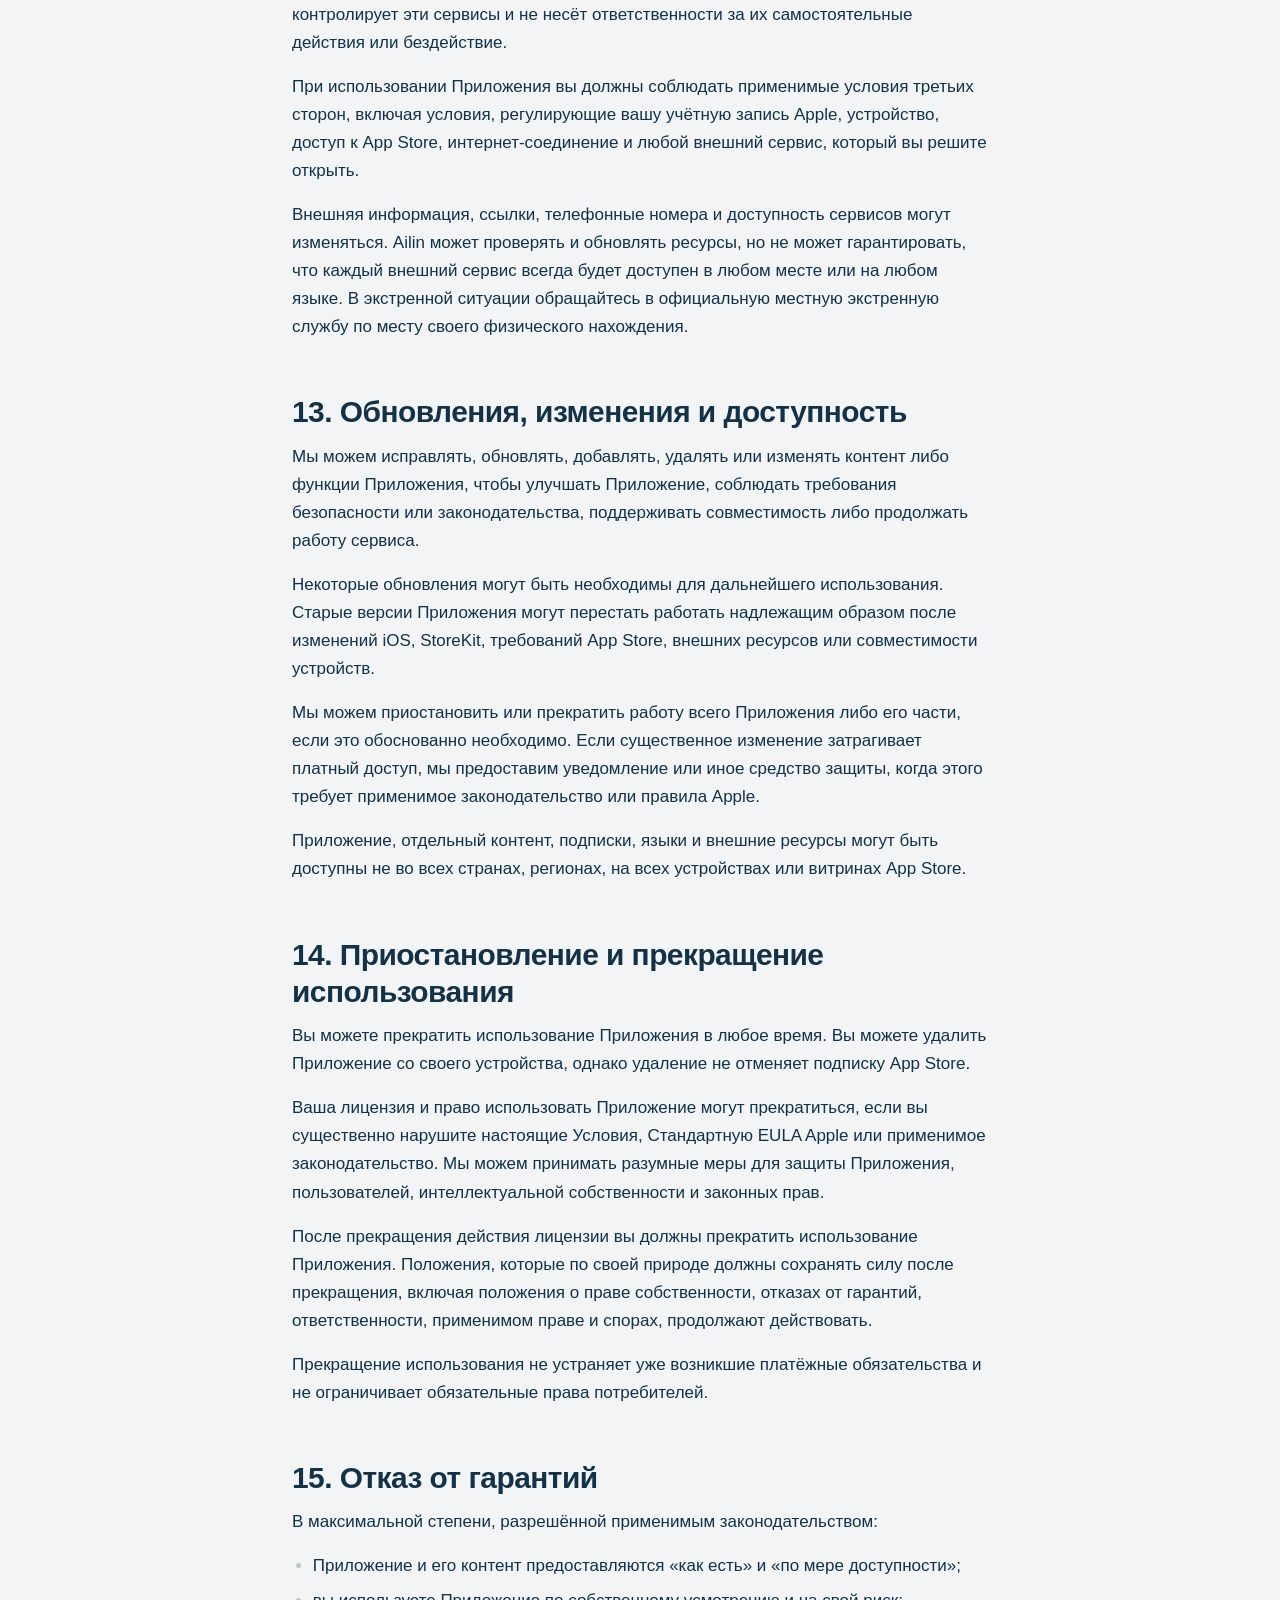
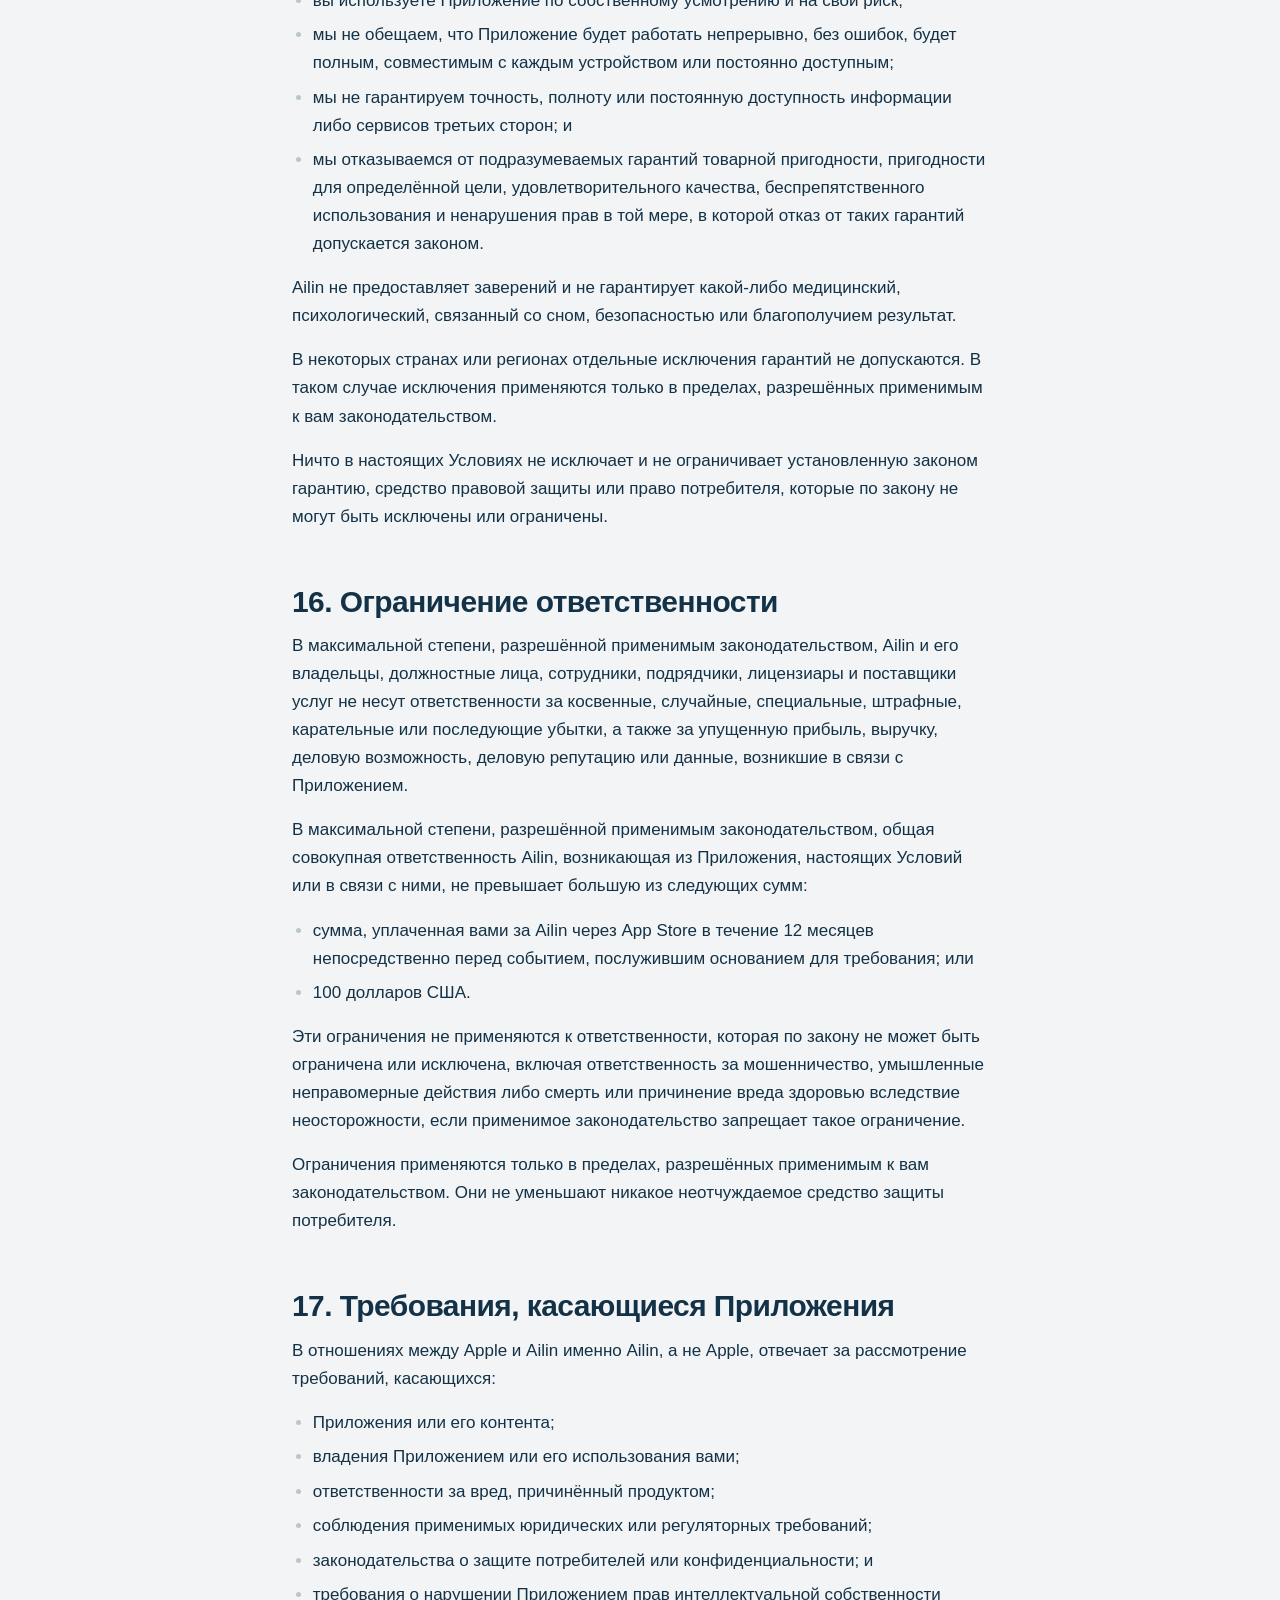
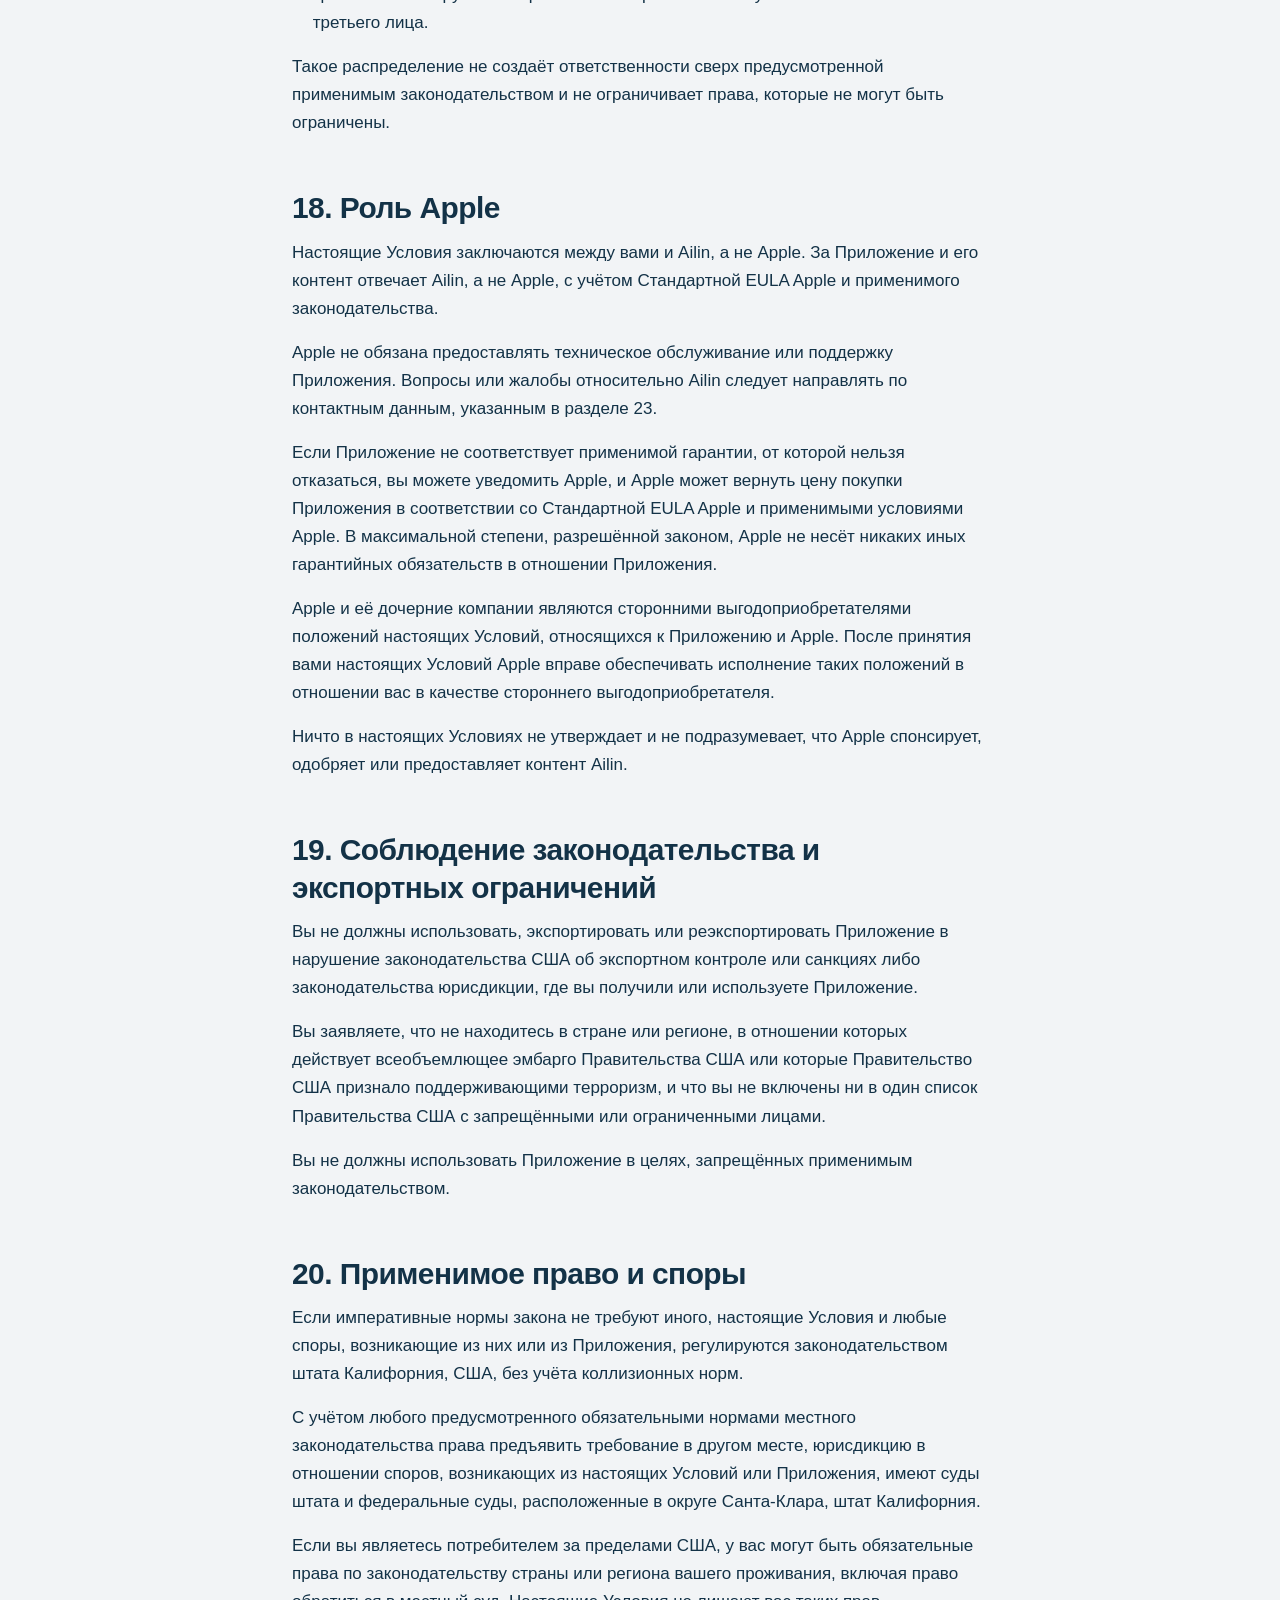
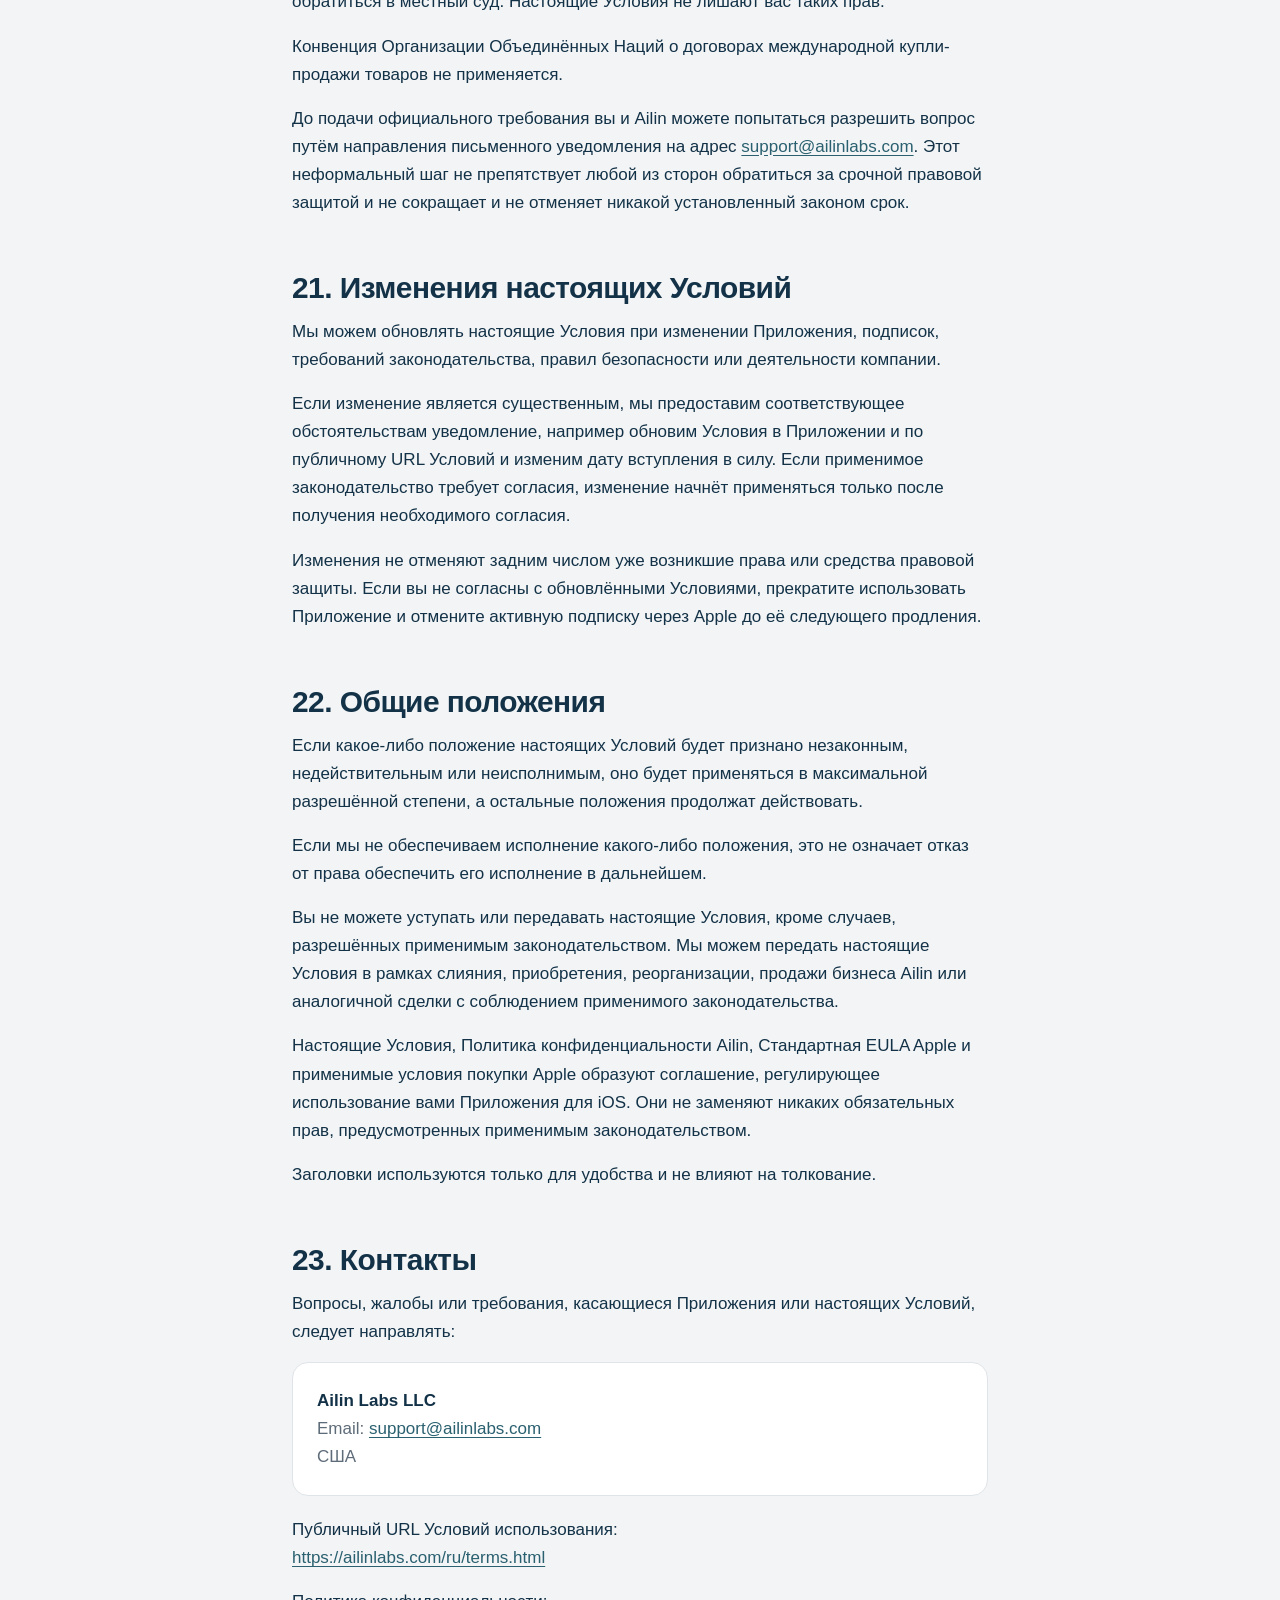
<file: ru/terms.html>
<!doctype html>
<html lang="ru">
<head>
<meta charset="utf-8">
<meta name="viewport" content="width=device-width, initial-scale=1">
<title>Условия использования — Ailin</title>
<meta name="description" content="Условия использования Ailin. Дополняют Стандартную EULA Apple и охватывают возрастные ограничения, медицинские и экстренные ограничения, подписки, лицензию и ответственность.">
<link rel="canonical" href="https://ailinlabs.com/ru/terms.html">
<link rel="alternate" hreflang="en" href="https://ailinlabs.com/terms.html">
<link rel="alternate" hreflang="ru" href="https://ailinlabs.com/ru/terms.html">
<link rel="alternate" hreflang="x-default" href="https://ailinlabs.com/terms.html">
<meta name="theme-color" content="#f2f4f6" media="(prefers-color-scheme: light)">
<meta name="theme-color" content="#1f2a36" media="(prefers-color-scheme: dark)">
<link rel="icon" href="../assets/icon-512.png?v=20260910-v3" type="image/png" sizes="512x512">
<link rel="stylesheet" href="../assets/styles.css">
</head>
<body>

<a class="skip-link" href="#main">Перейти к содержанию</a>

<header class="site-header">
  <div class="wrap">
    <a class="brand" href="./"><img class="brand-icon" src="../assets/icon-512.png" alt="" aria-hidden="true"> Ailin</a>
    <nav class="site-nav" aria-label="Основная навигация">
      <a href="./">Главная</a>
      <a href="support.html">Поддержка</a>
      <a href="privacy.html">Конфиденциальность</a>
      <a href="terms.html" aria-current="page">Условия</a>
      <a class="lang-switch" href="../terms.html" hreflang="en" lang="en">English</a>
    </nav>
  </div>
</header>

<main id="main" class="doc">
<div class="wrap wrap--read">

<h1>Условия использования Ailin</h1>

<div class="doc-meta">
  <dl>
    <dt>Версия</dt><dd>1.1</dd>
    <dt>Дата вступления в силу</dt><dd>20 августа 2026 года</dd>
    <dt>Оператор</dt><dd>Ailin Labs LLC</dd>
    <dt>Контактный email</dt><dd><a href="mailto:support@ailinlabs.com">support@ailinlabs.com</a></dd>
    <dt>Публичный URL Условий</dt><dd><a href="https://ailinlabs.com/ru/terms.html">https://ailinlabs.com/ru/terms.html</a></dd>
  </dl>
</div>

<nav class="toc" aria-label="Содержание">
  <h2>Содержание</h2>
  <ol>
    <li><a href="#s1">Согласие с настоящими Условиями</a></li>
    <li><a href="#s2">Право на использование и возраст</a></li>
    <li><a href="#s3">Что представляет собой Ailin</a></li>
    <li><a href="#s4">Медицинские и профессиональные ограничения</a></li>
    <li><a href="#s5">Экстренные и кризисные ситуации</a></li>
    <li><a href="#s6">Использование упражнений и контента</a></li>
    <li><a href="#s7">Бесплатный и платный доступ</a></li>
    <li><a href="#s8">Покупки в App Store и подписки</a></li>
    <li><a href="#s9">Лицензия и допустимое использование</a></li>
    <li><a href="#s10">Право собственности и интеллектуальная собственность</a></li>
    <li><a href="#s11">Конфиденциальность</a></li>
    <li><a href="#s12">Сторонние сервисы и ссылки</a></li>
    <li><a href="#s13">Обновления, изменения и доступность</a></li>
    <li><a href="#s14">Приостановление и прекращение использования</a></li>
    <li><a href="#s15">Отказ от гарантий</a></li>
    <li><a href="#s16">Ограничение ответственности</a></li>
    <li><a href="#s17">Требования, касающиеся Приложения</a></li>
    <li><a href="#s18">Роль Apple</a></li>
    <li><a href="#s19">Соблюдение законодательства и экспортных ограничений</a></li>
    <li><a href="#s20">Применимое право и споры</a></li>
    <li><a href="#s21">Изменения настоящих Условий</a></li>
    <li><a href="#s22">Общие положения</a></li>
    <li><a href="#s23">Контакты</a></li>
  </ol>
</nav>

<h2 id="s1">1. Согласие с настоящими Условиями</h2>

<p>Настоящие Условия использования («Условия») являются юридическим соглашением между вами и указанным выше юридическим оператором («Ailin», «мы», «нас» или «наш») и регулируют ваш доступ к приложению Ailin для iOS и его использование, включая тексты, аудио, упражнения, функции, бесплатный и платный контент (совместно — «Приложение»).</p>

<p>Скачивая, устанавливая или открывая Приложение, совершая через него покупку либо используя его, вы соглашаетесь с настоящими Условиями и подтверждаете ознакомление с Политикой конфиденциальности Ailin. Если вы не согласны, не используйте Приложение.</p>

<p>Использование Приложения также регулируется:</p>
<ul>
  <li>применимыми условиями Apple App Store и Apple Media Services; и</li>
  <li>Стандартным лицензионным соглашением Apple с конечным пользователем лицензированного приложения («Стандартная EULA Apple»).</li>
</ul>

<p>Настоящие Условия дополняют Стандартную EULA Apple. Они не заменяют её и не являются специальным лицензионным соглашением для App Store. Если настоящие Условия противоречат Стандартной EULA Apple в части лицензии или использования Приложения для iOS, в пределах такого противоречия преимущественную силу имеет Стандартная EULA Apple.</p>

<p>Стандартная EULA Apple доступна по адресу:<br>
<a href="https://www.apple.com/legal/internet-services/itunes/dev/stdeula/" rel="noopener">https://www.apple.com/legal/internet-services/itunes/dev/stdeula/</a></p>

<h2 id="s2">2. Право на использование и возраст</h2>

<p>Ailin предназначен для пользователей в возрасте от 16 лет. Приложение не предназначено для детей младше 16 лет.</p>

<p>Если вам уже исполнилось 16 лет, но вы ещё не достигли возраста совершеннолетия, установленного по месту вашего проживания, ваш родитель или законный опекун должен ознакомиться с настоящими Условиями и согласиться с ними от вашего имени, а также участвовать в использовании вами Приложения.</p>

<p>Вы можете использовать Приложение, только если:</p>
<ul>
  <li>вы вправе самостоятельно заключить настоящее соглашение либо родитель или законный опекун надлежащим образом соглашается с ним от вашего имени;</li>
  <li>ваше использование разрешено применимым к вам законодательством; и</li>
  <li>вы соблюдаете настоящие Условия и применимые условия Apple.</li>
</ul>

<h2 id="s3">3. Что представляет собой Ailin</h2>

<p>Ailin — это приложение для самостоятельного использования, предназначенное для общей поддержки благополучия и предоставления образовательной информации. Оно содержит образовательные объяснения, упражнения на заземление и расслабление, аудиопрактики, материалы, связанные со сном, и другие инструменты самоподдержки при таких переживаниях, как тревога, ощущения, похожие на панику, чрезмерное обдумывание, навязчивые мысли и трудности со сном.</p>

<p>Ailin не проводит индивидуальную оценку и не предоставляет индивидуальных рекомендаций. Приложению неизвестны ваша полная медицинская история, текущее состояние, принимаемые лекарства, личные обстоятельства или уровень риска.</p>

<h2 id="s4">4. Медицинские и профессиональные ограничения</h2>

<p>Ailin не является:</p>
<ul>
  <li>врачом, психологом, психотерапевтом, консультантом или иным лицензированным специалистом;</li>
  <li>медицинским изделием или диагностическим сервисом;</li>
  <li>медицинским лечением или лечением психического здоровья;</li>
  <li>заменой профессиональной оценки, диагностики, лечения или терапии;</li>
  <li>сервисом управления приёмом лекарств; или</li>
  <li>обещанием определённого результата для здоровья или благополучия.</li>
</ul>

<p>Приложение не диагностирует никакие состояния и не может определить, вызван ли симптом тревогой, паникой, медицинским состоянием, лекарством, употреблением психоактивных веществ или иной причиной.</p>

<p>Контент, описывающий распространённые проявления тревоги или паники, предназначен только для общего информирования. Его нельзя использовать, чтобы исключить медицинскую проблему. В частности, Приложение не может определить, что боль в груди, затруднённое дыхание, обморок, неврологические симптомы, сильное возбуждение или любой другой симптом безопасны либо вызваны только тревогой.</p>

<p>Не используйте Ailin, чтобы начать, прекратить, уменьшить, увеличить или иным образом изменить приём лекарств либо профессиональное лечение. Не откладывайте профессиональную помощь и не отказывайтесь от неё из-за информации в Приложении.</p>

<p>Если у вас есть вопросы о симптомах, диагнозе, лекарствах, лечении или пригодности упражнения лично для вас, обратитесь к специалисту соответствующей квалификации. При новых, тяжёлых, необычных, быстро ухудшающихся или иных вызывающих беспокойство симптомах незамедлительно обратитесь за медицинской помощью.</p>

<h2 id="s5">5. Экстренные и кризисные ситуации</h2>

<div class="notice notice--safety">
<p>Ailin не является экстренной службой, кризисной службой, горячей линией или контролируемым каналом связи. Функция Ailin SOS — это упражнение для самоподдержки внутри Приложения; она не связывается с экстренными службами, не оценивает опасность, не наблюдает за вами и не отправляет уведомление другому человеку.</p>

<p>Если вы можете причинить вред себе или другому человеку, не можете обеспечить собственную безопасность либо существует непосредственная опасность:</p>
<ul>
  <li>прекратите использовать Приложение;</li>
  <li>свяжитесь с местной экстренной службой там, где вы физически находитесь; и</li>
  <li>воспользуйтесь подходящим проверенным кризисным ресурсом в своей стране или немедленно попросите помощи у доверенного человека, находящегося рядом.</li>
</ul>

<p>Не отправляйте экстренный или кризисный запрос на email-адрес поддержки Ailin или адрес по вопросам конфиденциальности. Эти каналы не контролируются непрерывно и не могут предоставить экстренную помощь.</p>
</div>

<p>Любой экстренный или кризисный контакт, указанный в Приложении или доступный по ссылке из него, может обслуживаться независимой третьей стороной. Доступность, критерии обращения, часы работы, языки, порядок обеспечения конфиденциальности и процедуры передачи обращения экстренным службам определяются соответствующим поставщиком, а не Ailin.</p>

<h2 id="s6">6. Использование упражнений и контента</h2>

<p>Использование любого упражнения или аудио является добровольным. Руководствуйтесь здравым смыслом и выбирайте безопасные место и время.</p>

<p>Не используйте упражнение:</p>
<ul>
  <li>во время управления автомобилем, езды на велосипеде, работы с механизмами или выполнения другой задачи, требующей полного внимания;</li>
  <li>если выполнение упражнения создаст угрозу безопасности;</li>
  <li>вместо экстренной или профессиональной помощи; или</li>
  <li>если квалифицированный специалист рекомендовал вам не использовать такой вид упражнения.</li>
</ul>

<p>Вы можете в любое время приостановить или прекратить упражнение. Если упражнение вызывает сильный дистресс, боль, головокружение, затруднённое дыхание, дезориентацию или другие вызывающие беспокойство симптомы, прекратите его и обратитесь за соответствующей помощью.</p>

<p>Индивидуальный опыт различается. Практика, которая кажется полезной одному человеку, может оказаться бесполезной или неподходящей для другого. Ailin не гарантирует облегчение, сон, предотвращение паники, уменьшение симптомов или какой-либо иной результат.</p>

<h2 id="s7">7. Бесплатный и платный доступ</h2>

<p>Приложение может предлагать:</p>
<ul>
  <li>бесплатный контент и функции;</li>
  <li>подписку Ailin PRO с ежемесячной или годовой оплатой.</li>
</ul>

<p>Контент и функции каждого уровня доступа описываются в Приложении и на соответствующем экране покупки в App Store. Экран покупки, показанный Apple в момент покупки, определяет применимые к этой транзакции название подписки, срок, цену, валюту, условия пробного или рекламного предложения и сведения об оплате.</p>

<p>Платный доступ представляет собой лицензию на использование включённых в него контента и функций Приложения, пока соответствующее право по подписке остаётся активным. Он не передаёт вам право собственности на Приложение или его контент.</p>

<h2 id="s8">8. Покупки в App Store и автоматически возобновляемые подписки</h2>

<h3 id="s8-1">8.1 Оплата через Apple</h3>

<p>Все покупки и подписки в версии для iOS предлагаются и обрабатываются через Apple App Store и StoreKit. Apple, а не Ailin, обрабатывает ваш способ оплаты и расчёты в App Store.</p>

<p>Цены могут различаться в зависимости от страны или региона, валюты, налогов и витрины Apple. К вашей покупке применяются цена и расчётный период, показанные в подтверждении покупки Apple.</p>

<h3 id="s8-2">8.2 Автоматическое продление</h3>

<p>Автоматически возобновляемая подписка продолжает действовать и автоматически продлевается на выбранный расчётный период, если вы не отмените её через свою учётную запись Apple до продления в соответствии с применимыми правилами Apple.</p>

<p>Apple списывает оплату с вашей учётной записи Apple и управляет продлением, сбоями оплаты, уведомлениями об изменении цены и получением согласия, которое Apple может потребовать при повышении цены.</p>

<h3 id="s8-3">8.3 Бесплатные пробные периоды и рекламные предложения</h3>

<p><strong>Годовая подписка:</strong> Для новых пользователей, соответствующих условиям, доступен бесплатный пробный период 3 дня. Затем $49.99 в год. Чтобы избежать списания, отмените подписку до окончания пробного периода.</p>

<p><strong>Ежемесячная подписка:</strong> Для новых пользователей, соответствующих условиям, доступен бесплатный пробный период 3 дня. Затем $6.99 в месяц. Чтобы избежать списания, отмените подписку до окончания пробного периода.</p>

<p>Apple подтверждает право на пробный период и показывает применимые условия, цену, валюту и расчётный период до подтверждения покупки.</p>

<p>Если пробный или рекламный период не отменён вовремя в соответствии с правилами Apple, он может перейти в платную автоматически возобновляемую подписку по цене, указанной в процессе покупки. Право на участие определяется Apple и настроенными условиями предложения.</p>

<h3 id="s8-4">8.4 Управление подпиской или её отмена</h3>

<p>Вы можете управлять подпиской App Store или отменить её в настройках подписок своей учётной записи Apple. Удаление Приложения не отменяет подписку.</p>

<p>Отмена обычно вступает в силу по окончании текущего оплаченного периода подписки с учётом условий Apple и применимого законодательства. Как правило, платный доступ сохраняется до окончания этого периода, если Apple не укажет иное.</p>

<p>Актуальные инструкции Apple по управлению подпиской доступны по адресу:<br>
<a href="https://support.apple.com/118428" rel="noopener">https://support.apple.com/118428</a></p>

<h3 id="s8-5">8.5 Восстановление покупок</h3>

<p>Если в Приложении предусмотрена функция «Восстановить покупки», вы можете использовать её с учётной записью Apple, через которую была совершена покупка. Восстановление зависит от записей Apple о транзакциях, действующего права доступа, совместимости устройства и доступности App Store.</p>

<h3 id="s8-6">8.6 Возврат средств</h3>

<p>Право на возврат средств и обработка возвратов за покупки в App Store регулируются политиками Apple и применимым законодательством. Ailin не получает полные данные вашей платёжной карты и не может самостоятельно оформить возврат за покупку в App Store.</p>

<p>Запрос на возврат средств можно направить Apple по адресу:<br>
<a href="https://reportaproblem.apple.com/" rel="noopener">https://reportaproblem.apple.com/</a></p>

<p>Ничто в настоящих Условиях не ограничивает право на возврат средств, отмену или иное право потребителя, которое по закону не может быть ограничено по месту вашего проживания.</p>

<h2 id="s9">9. Лицензия и допустимое использование</h2>

<p>При условии соблюдения настоящих Условий, Стандартной EULA Apple и применимых правил использования Apple вы получаете ограниченную, личную, неисключительную, непередаваемую и отзывную лицензию на использование Приложения на устройствах марки Apple, которыми вы владеете или управляете, включая использование через авторизованный Apple Семейный доступ или аналогичные функции Apple, если они включены.</p>

<p>Вы не должны:</p>
<ul>
  <li>копировать, воспроизводить, публиковать, распространять, продавать, сублицензировать, сдавать в аренду или коммерчески использовать Приложение или его контент, кроме случаев, прямо разрешённых законом;</li>
  <li>осуществлять обратную разработку, декомпилировать, дизассемблировать, пытаться получить исходный код, изменять Приложение или создавать на его основе производные произведения, кроме случаев, прямо разрешённых применимым законодательством;</li>
  <li>удалять или изменять уведомления об авторских правах, товарных знаках, указании авторства или иных правах собственности;</li>
  <li>обходить, отключать, нарушать работу или пытаться получить несанкционированный доступ к платному ограничению, проверке покупки, проверке права доступа, средству безопасности или функции Приложения;</li>
  <li>использовать Приложение для нарушения закона, прав другого лица либо содействия вредоносной или мошеннической деятельности;</li>
  <li>внедрять вредоносное программное обеспечение, вредоносный код или любой механизм, предназначенный для нарушения работы Приложения либо другой системы; или</li>
  <li>представлять контент Ailin как индивидуальную медицинскую рекомендацию либо как контент, выпущенный или одобренный лицензированным специалистом, государственным органом, Apple или экстренной службой.</li>
</ul>

<p>Ни одно положение настоящих Условий не ограничивает деятельность, которую мы не вправе ограничивать согласно применимому законодательству.</p>

<h2 id="s10">10. Право собственности и интеллектуальная собственность</h2>

<p>Приложение и его оригинальное программное обеспечение, дизайн, тексты, аудио, иллюстрации, графика, организация, фирменное оформление и иной контент принадлежат юридическому оператору Ailin либо используются им по лицензии и защищены применимым законодательством об интеллектуальной собственности.</p>

<p>Название «Ailin», связанное с ним фирменное оформление и представление продукта могут охраняться как наименования, знаки или элементы фирменного стиля. Никакого права на их использование не предоставляется, за исключением использования, необходимого для обычного личного использования Приложения.</p>

<p>Названия, товарные знаки, сервисы и ресурсы третьих сторон остаются собственностью соответствующих правообладателей. Упоминание третьей стороны не означает спонсорство или одобрение, если это прямо не указано.</p>

<h2 id="s11">11. Конфиденциальность</h2>

<p>Политика конфиденциальности Ailin объясняет, как обрабатывается информация в связи с Приложением и прямыми обращениями к нам. Она является частью условий, регулирующих использование вами Ailin.</p>

<p>Политика конфиденциальности:<br>
<a href="https://ailinlabs.com/ru/privacy.html">https://ailinlabs.com/ru/privacy.html</a></p>

<p>Приложение может формировать ограниченную псевдонимную продуктовую аналитику и диагностику сбоев, как описано в Политике конфиденциальности. События аналитики могут включать технические идентификаторы и измерения взаимодействия с подготовленным контентом, онбордингом, практиками, SOS, Support, Sleep, paywall и подписочной воронкой. Эти измерения используются для улучшения продукта и надёжности; они не являются медицинской оценкой, диагностическим выводом, экстренным мониторингом или индивидуальной профессиональной рекомендацией.</p>

<p>Текущая версия Приложения предназначена преимущественно для работы на вашем устройстве и не требует учётной записи Ailin. Вы отвечаете за защиту своего устройства, учётной записи Apple, резервных копий и учётной записи электронной почты.</p>

<h2 id="s12">12. Сторонние сервисы и ссылки</h2>

<p>Приложение может открывать или упоминать сервисы третьих сторон, включая управление подписками Apple, юридические страницы или внешние экстренные и кризисные ресурсы.</p>

<p>Сторонние сервисы регулируются собственными условиями, политиками конфиденциальности, правилами доступности и операционными процедурами. Ailin не контролирует эти сервисы и не несёт ответственности за их самостоятельные действия или бездействие.</p>

<p>При использовании Приложения вы должны соблюдать применимые условия третьих сторон, включая условия, регулирующие вашу учётную запись Apple, устройство, доступ к App Store, интернет-соединение и любой внешний сервис, который вы решите открыть.</p>

<p>Внешняя информация, ссылки, телефонные номера и доступность сервисов могут изменяться. Ailin может проверять и обновлять ресурсы, но не может гарантировать, что каждый внешний сервис всегда будет доступен в любом месте или на любом языке. В экстренной ситуации обращайтесь в официальную местную экстренную службу по месту своего физического нахождения.</p>

<h2 id="s13">13. Обновления, изменения и доступность</h2>

<p>Мы можем исправлять, обновлять, добавлять, удалять или изменять контент либо функции Приложения, чтобы улучшать Приложение, соблюдать требования безопасности или законодательства, поддерживать совместимость либо продолжать работу сервиса.</p>

<p>Некоторые обновления могут быть необходимы для дальнейшего использования. Старые версии Приложения могут перестать работать надлежащим образом после изменений iOS, StoreKit, требований App Store, внешних ресурсов или совместимости устройств.</p>

<p>Мы можем приостановить или прекратить работу всего Приложения либо его части, если это обоснованно необходимо. Если существенное изменение затрагивает платный доступ, мы предоставим уведомление или иное средство защиты, когда этого требует применимое законодательство или правила Apple.</p>

<p>Приложение, отдельный контент, подписки, языки и внешние ресурсы могут быть доступны не во всех странах, регионах, на всех устройствах или витринах App Store.</p>

<h2 id="s14">14. Приостановление и прекращение использования</h2>

<p>Вы можете прекратить использование Приложения в любое время. Вы можете удалить Приложение со своего устройства, однако удаление не отменяет подписку App Store.</p>

<p>Ваша лицензия и право использовать Приложение могут прекратиться, если вы существенно нарушите настоящие Условия, Стандартную EULA Apple или применимое законодательство. Мы можем принимать разумные меры для защиты Приложения, пользователей, интеллектуальной собственности и законных прав.</p>

<p>После прекращения действия лицензии вы должны прекратить использование Приложения. Положения, которые по своей природе должны сохранять силу после прекращения, включая положения о праве собственности, отказах от гарантий, ответственности, применимом праве и спорах, продолжают действовать.</p>

<p>Прекращение использования не устраняет уже возникшие платёжные обязательства и не ограничивает обязательные права потребителей.</p>

<h2 id="s15">15. Отказ от гарантий</h2>

<p>В максимальной степени, разрешённой применимым законодательством:</p>
<ul>
  <li>Приложение и его контент предоставляются «как есть» и «по мере доступности»;</li>
  <li>вы используете Приложение по собственному усмотрению и на свой риск;</li>
  <li>мы не обещаем, что Приложение будет работать непрерывно, без ошибок, будет полным, совместимым с каждым устройством или постоянно доступным;</li>
  <li>мы не гарантируем точность, полноту или постоянную доступность информации либо сервисов третьих сторон; и</li>
  <li>мы отказываемся от подразумеваемых гарантий товарной пригодности, пригодности для определённой цели, удовлетворительного качества, беспрепятственного использования и ненарушения прав в той мере, в которой отказ от таких гарантий допускается законом.</li>
</ul>

<p>Ailin не предоставляет заверений и не гарантирует какой-либо медицинский, психологический, связанный со сном, безопасностью или благополучием результат.</p>

<p>В некоторых странах или регионах отдельные исключения гарантий не допускаются. В таком случае исключения применяются только в пределах, разрешённых применимым к вам законодательством.</p>

<p>Ничто в настоящих Условиях не исключает и не ограничивает установленную законом гарантию, средство правовой защиты или право потребителя, которые по закону не могут быть исключены или ограничены.</p>

<h2 id="s16">16. Ограничение ответственности</h2>

<p>В максимальной степени, разрешённой применимым законодательством, Ailin и его владельцы, должностные лица, сотрудники, подрядчики, лицензиары и поставщики услуг не несут ответственности за косвенные, случайные, специальные, штрафные, карательные или последующие убытки, а также за упущенную прибыль, выручку, деловую возможность, деловую репутацию или данные, возникшие в связи с Приложением.</p>

<p>В максимальной степени, разрешённой применимым законодательством, общая совокупная ответственность Ailin, возникающая из Приложения, настоящих Условий или в связи с ними, не превышает большую из следующих сумм:</p>
<ul>
  <li>сумма, уплаченная вами за Ailin через App Store в течение 12 месяцев непосредственно перед событием, послужившим основанием для требования; или</li>
  <li>100 долларов США.</li>
</ul>

<p>Эти ограничения не применяются к ответственности, которая по закону не может быть ограничена или исключена, включая ответственность за мошенничество, умышленные неправомерные действия либо смерть или причинение вреда здоровью вследствие неосторожности, если применимое законодательство запрещает такое ограничение.</p>

<p>Ограничения применяются только в пределах, разрешённых применимым к вам законодательством. Они не уменьшают никакое неотчуждаемое средство защиты потребителя.</p>

<h2 id="s17">17. Требования, касающиеся Приложения</h2>

<p>В отношениях между Apple и Ailin именно Ailin, а не Apple, отвечает за рассмотрение требований, касающихся:</p>
<ul>
  <li>Приложения или его контента;</li>
  <li>владения Приложением или его использования вами;</li>
  <li>ответственности за вред, причинённый продуктом;</li>
  <li>соблюдения применимых юридических или регуляторных требований;</li>
  <li>законодательства о защите потребителей или конфиденциальности; и</li>
  <li>требования о нарушении Приложением прав интеллектуальной собственности третьего лица.</li>
</ul>

<p>Такое распределение не создаёт ответственности сверх предусмотренной применимым законодательством и не ограничивает права, которые не могут быть ограничены.</p>

<h2 id="s18">18. Роль Apple</h2>

<p>Настоящие Условия заключаются между вами и Ailin, а не Apple. За Приложение и его контент отвечает Ailin, а не Apple, с учётом Стандартной EULA Apple и применимого законодательства.</p>

<p>Apple не обязана предоставлять техническое обслуживание или поддержку Приложения. Вопросы или жалобы относительно Ailin следует направлять по контактным данным, указанным в разделе 23.</p>

<p>Если Приложение не соответствует применимой гарантии, от которой нельзя отказаться, вы можете уведомить Apple, и Apple может вернуть цену покупки Приложения в соответствии со Стандартной EULA Apple и применимыми условиями Apple. В максимальной степени, разрешённой законом, Apple не несёт никаких иных гарантийных обязательств в отношении Приложения.</p>

<p>Apple и её дочерние компании являются сторонними выгодоприобретателями положений настоящих Условий, относящихся к Приложению и Apple. После принятия вами настоящих Условий Apple вправе обеспечивать исполнение таких положений в отношении вас в качестве стороннего выгодоприобретателя.</p>

<p>Ничто в настоящих Условиях не утверждает и не подразумевает, что Apple спонсирует, одобряет или предоставляет контент Ailin.</p>

<h2 id="s19">19. Соблюдение законодательства и экспортных ограничений</h2>

<p>Вы не должны использовать, экспортировать или реэкспортировать Приложение в нарушение законодательства США об экспортном контроле или санкциях либо законодательства юрисдикции, где вы получили или используете Приложение.</p>

<p>Вы заявляете, что не находитесь в стране или регионе, в отношении которых действует всеобъемлющее эмбарго Правительства США или которые Правительство США признало поддерживающими терроризм, и что вы не включены ни в один список Правительства США с запрещёнными или ограниченными лицами.</p>

<p>Вы не должны использовать Приложение в целях, запрещённых применимым законодательством.</p>

<h2 id="s20">20. Применимое право и споры</h2>

<p>Если императивные нормы закона не требуют иного, настоящие Условия и любые споры, возникающие из них или из Приложения, регулируются законодательством штата Калифорния, США, без учёта коллизионных норм.</p>

<p>С учётом любого предусмотренного обязательными нормами местного законодательства права предъявить требование в другом месте, юрисдикцию в отношении споров, возникающих из настоящих Условий или Приложения, имеют суды штата и федеральные суды, расположенные в округе Санта-Клара, штат Калифорния.</p>

<p>Если вы являетесь потребителем за пределами США, у вас могут быть обязательные права по законодательству страны или региона вашего проживания, включая право обратиться в местный суд. Настоящие Условия не лишают вас таких прав.</p>

<p>Конвенция Организации Объединённых Наций о договорах международной купли-продажи товаров не применяется.</p>

<p>До подачи официального требования вы и Ailin можете попытаться разрешить вопрос путём направления письменного уведомления на адрес <a href="mailto:support@ailinlabs.com">support@ailinlabs.com</a>. Этот неформальный шаг не препятствует любой из сторон обратиться за срочной правовой защитой и не сокращает и не отменяет никакой установленный законом срок.</p>

<h2 id="s21">21. Изменения настоящих Условий</h2>

<p>Мы можем обновлять настоящие Условия при изменении Приложения, подписок, требований законодательства, правил безопасности или деятельности компании.</p>

<p>Если изменение является существенным, мы предоставим соответствующее обстоятельствам уведомление, например обновим Условия в Приложении и по публичному URL Условий и изменим дату вступления в силу. Если применимое законодательство требует согласия, изменение начнёт применяться только после получения необходимого согласия.</p>

<p>Изменения не отменяют задним числом уже возникшие права или средства правовой защиты. Если вы не согласны с обновлёнными Условиями, прекратите использовать Приложение и отмените активную подписку через Apple до её следующего продления.</p>

<h2 id="s22">22. Общие положения</h2>

<p>Если какое-либо положение настоящих Условий будет признано незаконным, недействительным или неисполнимым, оно будет применяться в максимальной разрешённой степени, а остальные положения продолжат действовать.</p>

<p>Если мы не обеспечиваем исполнение какого-либо положения, это не означает отказ от права обеспечить его исполнение в дальнейшем.</p>

<p>Вы не можете уступать или передавать настоящие Условия, кроме случаев, разрешённых применимым законодательством. Мы можем передать настоящие Условия в рамках слияния, приобретения, реорганизации, продажи бизнеса Ailin или аналогичной сделки с соблюдением применимого законодательства.</p>

<p>Настоящие Условия, Политика конфиденциальности Ailin, Стандартная EULA Apple и применимые условия покупки Apple образуют соглашение, регулирующее использование вами Приложения для iOS. Они не заменяют никаких обязательных прав, предусмотренных применимым законодательством.</p>

<p>Заголовки используются только для удобства и не влияют на толкование.</p>

<h2 id="s23">23. Контакты</h2>

<p>Вопросы, жалобы или требования, касающиеся Приложения или настоящих Условий, следует направлять:</p>

<div class="contact-card">
  <address>
    <strong>Ailin Labs LLC</strong><br>
    Email: <a href="mailto:support@ailinlabs.com">support@ailinlabs.com</a><br>
    США
  </address>
</div>

<p style="margin-top:1.25rem">Публичный URL Условий использования:<br>
<a href="https://ailinlabs.com/ru/terms.html">https://ailinlabs.com/ru/terms.html</a></p>

<p>Политика конфиденциальности:<br>
<a href="https://ailinlabs.com/ru/privacy.html">https://ailinlabs.com/ru/privacy.html</a></p>

<p>Не используйте эти контактные данные для получения экстренной или кризисной помощи. Этот канал не контролируется непрерывно.</p>

</div>
</main>

<footer class="site-footer">
  <div class="wrap wrap--read">
    <nav aria-label="Ссылки в подвале">
      <a href="./">Главная</a>
      <a href="support.html">Поддержка</a>
      <a href="privacy.html">Политика конфиденциальности</a>
      <a href="terms.html">Условия использования</a>
      <a href="https://www.apple.com/legal/internet-services/itunes/dev/stdeula/" rel="noopener">Стандартная EULA Apple</a>
      <a href="../terms.html" hreflang="en" lang="en">English</a>
    </nav>
    <p class="footer-legal">&copy; 2026 Ailin Labs LLC. Ailin не спонсируется и не одобряется Apple.</p>
  </div>
</footer>

</body>
</html>
</file>
<file: assets/styles.css>
/* Ailin — public site
   Palette mirrors the in-app Mist (light) and Night (dark) themes.
   No external requests: no CDN fonts, no analytics, no trackers. */

:root {
  --bg: #f2f4f6;
  --surface: #ffffff;
  --surface-2: #edf2f1;
  --text: #133247;
  --text-2: #5e6b78;
  --accent: #2a606f;
  --accent-deep: #173f4c;
  --accent-soft: #b8c9c2;
  --accent-wash: #e8eeec;
  --on-accent: #ffffff;
  --sos: #de5b4d;
  --sos-wash: #fbeeec;
  --line: #dfe4e8;
  --radius: 16px;
  --radius-lg: 28px;
  --radius-sm: 10px;
  --maxw: 74rem;
  --readw: 46rem;
  color-scheme: light dark;
}

@media (prefers-color-scheme: dark) {
  :root {
    --bg: #1f2a36;
    --surface: #243444;
    --surface-2: #2c3d4f;
    --text: #e6ecf1;
    --text-2: #9aa7b3;
    --accent: #7fa99b;
    --accent-deep: #122b36;
    --accent-soft: #4a5c66;
    --accent-wash: #2c3c49;
    --on-accent: #0f1720;
    --sos: #e88572;
    --sos-wash: #33333c;
    --line: #334452;
  }
}

*,
*::before,
*::after { box-sizing: border-box; }

html { -webkit-text-size-adjust: 100%; scroll-behavior: smooth; }

body {
  margin: 0;
  background: var(--bg);
  color: var(--text);
  font-family: "Inter", -apple-system, BlinkMacSystemFont, "SF Pro Text",
    "Segoe UI", Roboto, "Helvetica Neue", Arial, sans-serif;
  font-size: 17px;
  line-height: 1.65;
  font-feature-settings: "kern" 1;
  text-rendering: optimizeLegibility;
}

img, svg { max-width: 100%; height: auto; display: block; }

/* Long unbreakable words (notably Russian compounds such as
   "конфиденциальности") must wrap rather than scroll the page. */
h1, h2, h3, p, li, dt, dd, td, th, address, .brand, caption {
  overflow-wrap: break-word;
}

a { color: var(--accent); text-underline-offset: 0.18em; }
a:hover { text-decoration-thickness: 2px; }

:focus-visible {
  outline: 2px solid var(--accent);
  outline-offset: 3px;
  border-radius: 4px;
}

.skip-link {
  position: absolute;
  left: -9999px;
  top: 0;
  background: var(--accent);
  color: var(--on-accent);
  padding: 0.6rem 1rem;
  z-index: 100;
  border-radius: 0 0 var(--radius-sm) 0;
}
.skip-link:focus { left: 0; }

/* ---------- layout ---------- */

.wrap {
  width: 100%;
  max-width: var(--maxw);
  margin-inline: auto;
  padding-inline: 1.25rem;
}

.wrap--read { max-width: var(--readw); }

section { padding-block: 3.5rem; }
section + section { padding-top: 0; }

/* ---------- header ---------- */

.site-header {
  position: sticky;
  top: 0;
  z-index: 20;
  background: color-mix(in srgb, var(--bg) 88%, transparent);
  backdrop-filter: saturate(1.4) blur(12px);
  border-bottom: 1px solid var(--line);
}

.site-header .wrap {
  display: flex;
  align-items: center;
  gap: 1rem;
  min-height: 60px;
  flex-wrap: wrap;
}

.brand {
  display: inline-flex;
  align-items: center;
  gap: 0.6rem;
  font-weight: 600;
  letter-spacing: -0.01em;
  color: var(--text);
  text-decoration: none;
  font-size: 1.0625rem;
}

.brand-icon {
  width: 30px;
  height: 30px;
  border-radius: 9px;
  display: block;
  flex: none;
  object-fit: cover;
}

.site-nav {
  margin-left: auto;
  display: flex;
  align-items: center;
  gap: 1.25rem;
  flex-wrap: wrap;
}

.site-nav a {
  color: var(--text-2);
  text-decoration: none;
  font-size: 0.9375rem;
}
.site-nav a:hover,
.site-nav a[aria-current="page"] { color: var(--text); }

.lang-switch {
  font-size: 0.875rem;
  color: var(--text-2);
  border: 1px solid var(--line);
  border-radius: 999px;
  padding: 0.2rem 0.7rem;
  text-decoration: none;
}
.lang-switch:hover { color: var(--text); border-color: var(--accent-soft); }

/* ---------- hero ---------- */

.hero { padding-block: 4.5rem 3rem; }

.eyebrow {
  display: inline-block;
  font-size: 0.8125rem;
  letter-spacing: 0.08em;
  text-transform: uppercase;
  color: var(--accent);
  background: var(--accent-wash);
  padding: 0.3rem 0.7rem;
  border-radius: 999px;
  margin: 0 0 1.25rem;
  font-weight: 600;
}

h1 {
  font-size: clamp(2rem, 1.2rem + 3.2vw, 3.1rem);
  line-height: 1.12;
  letter-spacing: -0.025em;
  margin: 0 0 1rem;
  font-weight: 650;
  max-width: 20ch;
}

.lede {
  font-size: clamp(1.0625rem, 1rem + 0.4vw, 1.25rem);
  color: var(--text-2);
  max-width: 52ch;
  margin: 0 0 2rem;
}

h2 {
  font-size: clamp(1.375rem, 1.15rem + 0.9vw, 1.875rem);
  line-height: 1.25;
  letter-spacing: -0.018em;
  margin: 0 0 0.75rem;
  font-weight: 640;
}

h3 {
  font-size: 1.125rem;
  line-height: 1.35;
  margin: 0 0 0.4rem;
  font-weight: 620;
  letter-spacing: -0.01em;
}

.section-lede {
  color: var(--text-2);
  max-width: 58ch;
  margin: 0 0 2rem;
}

/* ---------- buttons ---------- */

.btn-row { display: flex; flex-wrap: wrap; gap: 0.75rem; align-items: center; }

.btn {
  display: inline-flex;
  align-items: center;
  gap: 0.5rem;
  padding: 0.7rem 1.3rem;
  border-radius: 999px;
  font-weight: 600;
  font-size: 0.9375rem;
  text-decoration: none;
  border: 1px solid transparent;
  transition: transform 0.15s ease, background 0.15s ease;
}
.btn:active { transform: translateY(1px); }

.btn--primary { background: var(--accent); color: var(--on-accent); }
.btn--primary:hover { background: color-mix(in srgb, var(--accent) 88%, var(--text)); }

.btn--ghost {
  background: transparent;
  color: var(--text);
  border-color: var(--line);
}
.btn--ghost:hover { border-color: var(--accent-soft); }

/* ---------- cards ---------- */

.grid {
  display: grid;
  gap: 1rem;
  grid-template-columns: repeat(auto-fit, minmax(min(100%, 16rem), 1fr));
}

.card {
  background: var(--surface);
  border: 1px solid var(--line);
  border-radius: var(--radius);
  padding: 1.4rem;
}

.card p { color: var(--text-2); margin: 0; font-size: 0.9375rem; }

.card .icon {
  width: 34px;
  height: 34px;
  border-radius: 10px;
  background: var(--accent-wash);
  color: var(--accent);
  display: grid;
  place-items: center;
  margin-bottom: 0.85rem;
}
.card .icon svg { width: 18px; height: 18px; }

/* ---------- pricing ---------- */

.plans {
  display: grid;
  gap: 1rem;
  grid-template-columns: repeat(auto-fit, minmax(min(100%, 17rem), 1fr));
  align-items: start;
}

.plan {
  background: var(--surface);
  border: 1px solid var(--line);
  border-radius: var(--radius);
  padding: 1.5rem;
  height: 100%;
}

.plan--featured { border-color: var(--accent-soft); }

.plan header { margin-bottom: 1rem; }

.plan .badge {
  display: inline-block;
  font-size: 0.75rem;
  font-weight: 600;
  letter-spacing: 0.04em;
  text-transform: uppercase;
  color: var(--accent);
  background: var(--accent-wash);
  border-radius: 999px;
  padding: 0.15rem 0.6rem;
  margin-bottom: 0.5rem;
}

.plan .price {
  font-size: 1.5rem;
  font-weight: 650;
  letter-spacing: -0.02em;
  margin: 0.35rem 0 0.1rem;
}

.plan .price small {
  font-size: 0.875rem;
  font-weight: 400;
  color: var(--text-2);
}

.plan .price-alt { font-size: 0.875rem; color: var(--text-2); margin: 0; }

.plan ul {
  list-style: none;
  margin: 1rem 0 0;
  padding: 0;
  display: grid;
  gap: 0.6rem;
}

.plan li {
  position: relative;
  padding-left: 1.5rem;
  font-size: 0.9375rem;
  color: var(--text-2);
}

.plan li::before {
  content: "";
  position: absolute;
  left: 0;
  top: 0.55em;
  width: 0.5rem;
  height: 0.5rem;
  border-radius: 50%;
  background: var(--accent-soft);
}

.plan li strong { color: var(--text); font-weight: 600; }

/* ---------- notice blocks ---------- */

.notice {
  border-radius: var(--radius);
  padding: 1.35rem 1.5rem;
  border: 1px solid var(--line);
  background: var(--surface);
}

.notice h2, .notice h3 { margin-top: 0; }
.notice p:last-child { margin-bottom: 0; }

.notice--safety {
  border-color: color-mix(in srgb, var(--sos) 40%, var(--line));
  background: var(--sos-wash);
}
.notice--safety h2, .notice--safety h3 { color: var(--sos); }

.notice--quiet { background: var(--accent-wash); border-color: transparent; }

/* Unresolved value that must be filled in before App Store submission. */
.todo {
  background: #ffe9b8;
  color: #5a3d00;
  border-radius: 4px;
  padding: 0 0.35em;
  font-weight: 600;
  font-size: 0.9em;
  white-space: nowrap;
}
@media (prefers-color-scheme: dark) {
  .todo { background: #6b5316; color: #ffe9b8; }
}

/* ---------- legal / long-form documents ---------- */

.doc { padding-block: 3rem 4rem; }

.doc-meta {
  border: 1px solid var(--line);
  background: var(--surface);
  border-radius: var(--radius);
  padding: 1.1rem 1.3rem;
  margin: 0 0 2.5rem;
  font-size: 0.9375rem;
}

.doc-meta dl {
  margin: 0;
  display: grid;
  grid-template-columns: max-content 1fr;
  gap: 0.35rem 1rem;
}
.doc-meta dt { color: var(--text-2); }
.doc-meta dd { margin: 0; }

@media (max-width: 34rem) {
  .doc-meta dl { grid-template-columns: 1fr; gap: 0 0; }
  .doc-meta dd { margin-bottom: 0.6rem; }
}

.doc h2 {
  margin-top: 2.75rem;
  padding-top: 0.5rem;
  scroll-margin-top: 5rem;
}
.doc h3 { margin-top: 1.75rem; scroll-margin-top: 5rem; }

.doc p { margin: 0 0 1rem; }
.doc ul, .doc ol { margin: 0 0 1rem; padding-left: 1.3rem; }
.doc li { margin-bottom: 0.4rem; }
.doc li::marker { color: var(--accent-soft); }

.doc strong { font-weight: 620; }

.toc {
  border: 1px solid var(--line);
  border-radius: var(--radius);
  padding: 1.1rem 1.3rem;
  margin-bottom: 2.5rem;
  background: var(--surface);
}
.toc h2 { font-size: 1rem; margin: 0 0 0.6rem; padding: 0; }
.toc ol {
  margin: 0;
  padding-left: 1.2rem;
  columns: 2;
  column-gap: 2rem;
  font-size: 0.9375rem;
}
.toc li { margin-bottom: 0.25rem; break-inside: avoid; }
.toc a { color: var(--text-2); text-decoration: none; }
.toc a:hover { color: var(--accent); text-decoration: underline; }

@media (max-width: 40rem) { .toc ol { columns: 1; } }

/* tables inside documents */

.table-scroll { overflow-x: auto; margin: 0 0 1.5rem; }

table {
  border-collapse: collapse;
  width: 100%;
  font-size: 0.9375rem;
  min-width: 22rem;
}

th, td {
  text-align: left;
  padding: 0.6rem 0.9rem;
  border-bottom: 1px solid var(--line);
  vertical-align: top;
}

thead th {
  color: var(--text-2);
  font-weight: 600;
  font-size: 0.8125rem;
  letter-spacing: 0.04em;
  text-transform: uppercase;
  border-bottom-color: var(--accent-soft);
}

tbody tr:last-child td { border-bottom: none; }

/* ---------- contact block ---------- */

.contact-card {
  background: var(--surface);
  border: 1px solid var(--line);
  border-radius: var(--radius);
  padding: 1.5rem;
}

.contact-card address {
  font-style: normal;
  color: var(--text-2);
  margin: 0;
}
.contact-card address strong { color: var(--text); }

/* ---------- footer ---------- */

.site-footer {
  border-top: 1px solid var(--line);
  margin-top: 4rem;
  padding-block: 2.5rem 3rem;
  font-size: 0.875rem;
  color: var(--text-2);
}

.site-footer nav {
  display: flex;
  flex-wrap: wrap;
  gap: 0.75rem 1.5rem;
  margin-bottom: 1.25rem;
}

.site-footer a { color: var(--text-2); text-decoration: none; }
.site-footer a:hover { color: var(--accent); text-decoration: underline; }

.site-footer p { margin: 0 0 0.6rem; max-width: 62ch; }

.footer-legal { font-size: 0.8125rem; }

/* ---------- marketing landing pages ---------- */

.landing-page {
  background:
    radial-gradient(circle at 88% 8%, color-mix(in srgb, var(--accent-soft) 28%, transparent) 0, transparent 28rem),
    var(--bg);
}

.landing-page section { padding-block: clamp(4.5rem, 8vw, 7.5rem); }
.landing-page section + section { padding-top: clamp(4.5rem, 8vw, 7.5rem); }
.landing-header .wrap { min-height: 72px; }
.landing-header .brand { font-size: 1.125rem; }

.hero--premium {
  min-height: calc(100svh - 72px);
  display: grid;
  align-items: center;
  padding-block: clamp(4rem, 7vw, 7rem) !important;
}

.hero-grid {
  display: grid;
  grid-template-columns: minmax(0, 1.08fr) minmax(20rem, 0.92fr);
  gap: clamp(3rem, 7vw, 6rem);
  align-items: center;
}

.hero--premium h1 {
  max-width: 13ch;
  font-size: clamp(2.85rem, 5.8vw, 5.35rem);
  line-height: 0.98;
  letter-spacing: -0.052em;
  margin-bottom: 1.5rem;
}

.hero--premium .lede { max-width: 59ch; }

.trust-row {
  list-style: none;
  padding: 0;
  margin: 2rem 0 0;
  display: flex;
  flex-wrap: wrap;
  gap: 0.75rem 1.4rem;
  color: var(--text-2);
  font-size: 0.875rem;
}

.trust-row li::before {
  content: "✓";
  color: var(--accent);
  font-weight: 700;
  margin-right: 0.45rem;
}

.hero-experience {
  position: relative;
  border: 1px solid color-mix(in srgb, var(--accent-soft) 62%, var(--line));
  border-radius: var(--radius-lg);
  padding: clamp(1.4rem, 3vw, 2rem);
  background: color-mix(in srgb, var(--surface) 92%, transparent);
  box-shadow: 0 30px 70px color-mix(in srgb, var(--text) 13%, transparent);
  overflow: hidden;
}

.hero-experience::after {
  content: "";
  position: absolute;
  width: 15rem;
  height: 15rem;
  right: -7rem;
  top: -7rem;
  border-radius: 50%;
  background: color-mix(in srgb, var(--accent-soft) 38%, transparent);
  pointer-events: none;
}

.experience-brand {
  display: flex;
  align-items: center;
  gap: 1rem;
  position: relative;
  z-index: 1;
}

.experience-brand img { border-radius: 20px; box-shadow: 0 12px 25px color-mix(in srgb, var(--text) 18%, transparent); }
.experience-brand strong { display: block; font-size: 1.2rem; }
.experience-brand span { display: block; color: var(--text-2); font-size: 0.875rem; }
.thought-stack { display: grid; gap: 0.75rem; margin-block: 2rem 1.4rem; }

.thought-stack p {
  margin: 0;
  padding: 1rem 1.05rem;
  background: var(--surface-2);
  border: 1px solid var(--line);
  border-radius: 14px;
  font-size: 0.925rem;
  line-height: 1.45;
}

.thought-stack p:nth-child(2) { transform: translateX(0.8rem); }
.thought-stack span { display: block; color: var(--accent); font-size: 0.72rem; font-weight: 700; letter-spacing: 0.07em; text-transform: uppercase; margin-bottom: 0.25rem; }
.experience-note { margin: 0; color: var(--text-2); font-size: 0.875rem; }

.section-kicker,
.feature-label,
.plan-kicker {
  color: var(--accent);
  font-size: 0.75rem;
  font-weight: 700;
  letter-spacing: 0.1em;
  text-transform: uppercase;
  margin: 0 0 0.75rem;
}

.landing-page h2 {
  font-size: clamp(2rem, 3.8vw, 3.55rem);
  line-height: 1.05;
  letter-spacing: -0.04em;
  max-width: 18ch;
}

.recognition-section { background: var(--accent-deep); color: #fff; }
.recognition-section .section-kicker { color: #b8d2c9; }
.recognition-section .section-lede { color: #c8d3d8; align-self: end; margin-bottom: 0.25rem; }

.recognition-grid,
.split-heading {
  display: grid;
  grid-template-columns: minmax(0, 1fr) minmax(18rem, 0.8fr);
  gap: clamp(2rem, 7vw, 6rem);
  align-items: end;
}

.fear-cloud { display: flex; flex-wrap: wrap; gap: 0.75rem; margin-top: 3rem; }

.fear-cloud span {
  border: 1px solid rgba(255,255,255,0.2);
  background: rgba(255,255,255,0.08);
  border-radius: 999px;
  padding: 0.7rem 1rem;
  color: #eef5f2;
  font-size: 0.925rem;
}

.process-grid { display: grid; grid-template-columns: repeat(3, 1fr); gap: 1rem; margin-top: 3rem; }
.process-card { border-top: 1px solid var(--accent-soft); padding: 1.5rem 1.25rem 0 0; }
.step-number { display: block; color: var(--accent); font-size: 0.75rem; font-weight: 700; letter-spacing: 0.1em; margin-bottom: 2.5rem; }
.process-card h3 { font-size: 1.35rem; }
.process-card p { color: var(--text-2); margin-bottom: 0; }

.inside-section { background: color-mix(in srgb, var(--surface-2) 76%, var(--bg)); }
.split-heading .section-lede { margin-bottom: 0.25rem; }
.feature-bento { display: grid; grid-template-columns: repeat(2, minmax(0, 1fr)); gap: 1rem; margin-top: 3rem; }

.feature-card {
  min-height: 19rem;
  display: flex;
  flex-direction: column;
  justify-content: flex-end;
  padding: clamp(1.5rem, 3vw, 2.25rem);
  border: 1px solid var(--line);
  border-radius: var(--radius-lg);
  background: var(--surface);
}

.feature-card--wide { grid-column: span 2; min-height: 22rem; }
.feature-card--accent { background: var(--accent-wash); border-color: transparent; }
.feature-card--night { background: #173340; color: #f2f7f5; border-color: transparent; }
.feature-card--night .feature-label { color: #b8d2c9; }
.feature-card--night p:not(.feature-label) { color: #cad6da; }
.feature-card h3 { font-size: clamp(1.45rem, 2.7vw, 2.25rem); max-width: 24ch; }
.feature-card p:not(.feature-label) { color: var(--text-2); max-width: 62ch; margin-bottom: 0; }
.feature-meta { margin-top: 1.5rem; color: var(--accent); font-size: 0.875rem; font-weight: 650; }

.founder-section { background: var(--surface); }
.founder-grid { display: grid; grid-template-columns: minmax(16rem, 0.65fr) minmax(0, 1.35fr); gap: clamp(3rem, 8vw, 7rem); align-items: start; }
.founder-mark { position: sticky; top: 7rem; min-height: 26rem; border-radius: var(--radius-lg); background: var(--accent-wash); display: flex; flex-direction: column; align-items: center; justify-content: center; gap: 1.5rem; color: var(--accent); font-size: 0.85rem; font-weight: 700; letter-spacing: 0.08em; text-transform: uppercase; text-align: center; padding: 2rem; }
.founder-mark img { border-radius: 28px; box-shadow: 0 20px 45px color-mix(in srgb, var(--text) 18%, transparent); }
.founder-story h2 { max-width: 15ch; }
.founder-story > p:not(.section-kicker):not(.founder-signoff) { font-size: clamp(1.03rem, 1.2vw, 1.16rem); color: var(--text-2); max-width: 60ch; }
.founder-signoff { display: flex; flex-direction: column; border-left: 2px solid var(--accent-soft); padding-left: 1rem; margin-top: 2rem; }
.founder-signoff span { color: var(--text-2); font-size: 0.875rem; }

.plans--premium { margin-top: 3rem; }
.plans--premium .plan { border-radius: var(--radius-lg); padding: 2rem; box-shadow: none; }
.plans--premium .plan--featured { border: 2px solid var(--accent); transform: translateY(-0.5rem); box-shadow: 0 24px 50px color-mix(in srgb, var(--text) 10%, transparent); }
.plans--premium .plan--plus { background: var(--accent-deep); color: #fff; border-color: transparent; }
.plans--premium .plan--plus .price-alt,
.plans--premium .plan--plus li { color: #c8d3d8; }
.plans--premium .plan--plus li strong { color: #fff; }
.plans--premium .plan--plus .plan-kicker { color: #b8d2c9; }
.plans--premium .plan--plus li::before { background: #b8d2c9; }
.plans--premium .price { font-size: 2rem; }

.subscription-details { margin-top: 2rem; border-top: 1px solid var(--line); border-bottom: 1px solid var(--line); padding-block: 1rem; color: var(--text-2); }
.subscription-details summary { cursor: pointer; color: var(--text); font-weight: 650; }
.subscription-details p { max-width: 80ch; font-size: 0.9rem; }

.privacy-panel,
.release-panel,
.scope-card { border-radius: var(--radius-lg); padding: clamp(2rem, 5vw, 4.5rem); }

.privacy-panel { background: var(--accent-wash); display: grid; grid-template-columns: minmax(0, 1fr) minmax(18rem, 0.9fr); gap: clamp(3rem, 8vw, 7rem); }
.privacy-panel h2 { max-width: 15ch; }
.privacy-panel p { color: var(--text-2); max-width: 55ch; }
.privacy-list { list-style: none; padding: 0; margin: 0; display: grid; }
.privacy-list li { display: flex; flex-direction: column; padding: 1rem 0; border-bottom: 1px solid color-mix(in srgb, var(--accent-soft) 70%, transparent); }
.privacy-list li:last-child { border-bottom: 0; }
.privacy-list span { color: var(--text-2); font-size: 0.875rem; }

.text-link { display: inline-flex; gap: 0.45rem; align-items: center; color: var(--accent); text-decoration: none; font-weight: 650; }
.text-link:hover { text-decoration: underline; }

.release-cta { padding-top: 0 !important; }
.release-panel { background: var(--accent-deep); color: #fff; display: flex; gap: 2rem; align-items: center; justify-content: space-between; }
.release-panel .section-kicker { color: #b8d2c9; }
.release-panel h2 { max-width: 18ch; }
.release-panel p { color: #c8d3d8; margin-bottom: 0; }
.release-panel .btn--primary { background: #fff; color: #173f4c; flex: none; }
.btn--status { cursor: default; text-align: center; }

.scope-section { padding-top: 0 !important; }
.scope-card { border: 1px solid var(--line); display: grid; grid-template-columns: minmax(0, 0.65fr) minmax(0, 1.35fr); gap: clamp(2rem, 7vw, 6rem); }
.scope-card h2 { font-size: clamp(1.55rem, 2.6vw, 2.4rem); }
.scope-card p { color: var(--text-2); font-size: 0.925rem; }

.landing-footer { margin-top: 0; padding-top: 4rem; }
.footer-grid { display: grid; grid-template-columns: 1.6fr 1fr 1fr; gap: 3rem; }
.footer-grid nav { display: flex; flex-direction: column; align-items: flex-start; gap: 0.45rem; margin: 0; }
.footer-grid > div p { margin-top: 1rem; }
.footer-bottom { display: flex; justify-content: space-between; align-items: center; gap: 1rem; border-top: 1px solid var(--line); margin-top: 3rem; padding-top: 1.5rem; }
.footer-bottom p { margin: 0; }

@media (max-width: 58rem) {
  .landing-header .wrap { padding-block: 0.65rem; }
  .landing-header .site-nav { width: 100%; margin-left: 0; padding-bottom: 0.4rem; gap: 0.8rem 1rem; }
  .hero-grid,
  .recognition-grid,
  .split-heading,
  .founder-grid,
  .privacy-panel,
  .scope-card { grid-template-columns: 1fr; }
  .hero--premium { min-height: auto; }
  .hero-experience { max-width: 38rem; }
  .founder-mark { position: static; min-height: 18rem; }
  .process-grid { grid-template-columns: 1fr; gap: 2rem; }
  .step-number { margin-bottom: 1.2rem; }
  .plans--premium .plan--featured { transform: none; }
  .footer-grid { grid-template-columns: 1.4fr 1fr 1fr; gap: 2rem; }
}

@media (max-width: 42rem) {
  .landing-page section { padding-block: 4.25rem; }
  .landing-page section + section { padding-top: 4.25rem; }
  .landing-header .site-nav a:not(.lang-switch) { display: none; }
  .landing-header .site-nav { width: auto; margin-left: auto; padding: 0; }
  .hero--premium h1 { font-size: clamp(2.7rem, 14vw, 4.25rem); }
  .thought-stack p:nth-child(2) { transform: none; }
  .feature-bento { grid-template-columns: 1fr; }
  .feature-card--wide { grid-column: auto; }
  .feature-card { min-height: 17rem; }
  .release-panel { align-items: flex-start; flex-direction: column; }
  .footer-grid { grid-template-columns: 1fr 1fr; }
  .footer-grid > div { grid-column: span 2; }
  .footer-bottom { align-items: flex-start; flex-direction: column; }
}

@media print {
  .site-header, .site-footer nav, .skip-link, .toc { display: none; }
  body { background: #fff; color: #000; font-size: 11pt; }
  .doc h2 { break-after: avoid; }
}

/* ---------- Ailin landing v2 ---------- */

.landing-v2 {
  overflow-x: hidden;
  background: #f5f8f8;
}

.landing-v2 section {
  padding-block: clamp(4.75rem, 8vw, 7.5rem);
}

.landing-v2 section + section {
  padding-top: clamp(4.75rem, 8vw, 7.5rem);
}

.v2-header {
  background: color-mix(in srgb, #f5f8f8 90%, transparent);
}

.v2-header .wrap {
  min-height: 70px;
}

.v2-header .brand {
  font-size: 1.15rem;
}

.v2-header .brand-icon {
  width: 36px;
  height: 36px;
  border-radius: 11px;
}

.header-cta {
  display: inline-flex;
  align-items: center;
  min-height: 40px;
  padding: 0.45rem 1rem;
  border-radius: 999px;
  background: var(--accent-deep);
  color: #fff !important;
  font-weight: 700;
}

.header-cta:hover {
  background: var(--accent);
}

.v2-hero {
  position: relative;
  padding-block: clamp(3.25rem, 7vw, 6.5rem) !important;
  background:
    radial-gradient(circle at 86% 16%, rgba(109, 194, 198, 0.32), transparent 28rem),
    radial-gradient(circle at 4% 90%, rgba(215, 230, 224, 0.82), transparent 30rem),
    linear-gradient(145deg, #f7fbfb 0%, #e8f1f2 100%);
  border-bottom: 1px solid #d8e4e5;
}

.v2-hero::after {
  content: "";
  position: absolute;
  width: 18rem;
  height: 18rem;
  right: -7rem;
  bottom: -8rem;
  border-radius: 50%;
  border: 1px solid rgba(42, 96, 111, 0.15);
  box-shadow: 0 0 0 4rem rgba(255, 255, 255, 0.18);
  pointer-events: none;
}

.v2-hero-grid {
  display: grid;
  grid-template-columns: minmax(0, 1.02fr) minmax(30rem, 0.98fr);
  gap: clamp(2rem, 6vw, 6rem);
  align-items: center;
}

.v2-hero-copy {
  position: relative;
  z-index: 2;
}

.v2-eyebrow {
  margin: 0 0 1.25rem;
  color: var(--accent);
  font-size: 0.78rem;
  line-height: 1.4;
  font-weight: 800;
  letter-spacing: 0.09em;
  text-transform: uppercase;
}

.landing-v2 .v2-hero h1 {
  max-width: 16ch;
  margin-bottom: 1.35rem;
  font-size: clamp(3rem, 5.2vw, 4.9rem);
  line-height: 0.98;
  letter-spacing: -0.055em;
  font-weight: 720;
}

.v2-lede {
  max-width: 57ch;
  margin: 0 0 1.8rem;
  color: #496472;
  font-size: clamp(1.05rem, 1.15vw, 1.22rem);
  line-height: 1.65;
}

.landing-v2 .btn {
  min-height: 50px;
  padding: 0.72rem 1.2rem;
  border-radius: 999px;
  font-size: 0.94rem;
}

.launch-note {
  display: flex;
  align-items: center;
  gap: 0.55rem;
  margin: 1.4rem 0 0;
  color: #496472;
  font-size: 0.87rem;
  font-weight: 650;
}

.launch-note > span {
  width: 8px;
  height: 8px;
  border-radius: 50%;
  background: #49a788;
  box-shadow: 0 0 0 5px rgba(73, 167, 136, 0.12);
}

.landing-v2 .trust-row {
  margin-top: 1.25rem;
}

.v2-hero-visual {
  position: relative;
  min-height: 670px;
  isolation: isolate;
}

.v2-hero-visual::before {
  content: "";
  position: absolute;
  inset: 10% 2% 5% 7%;
  border-radius: 46% 54% 58% 42% / 48% 43% 57% 52%;
  background: linear-gradient(145deg, rgba(255, 255, 255, 0.84), rgba(189, 221, 221, 0.62));
  box-shadow: inset 0 0 0 1px rgba(255, 255, 255, 0.72);
  z-index: -1;
}

.hero-shot {
  position: absolute;
  width: min(69%, 345px);
  height: auto;
  border-radius: 30px;
  box-shadow: 0 30px 70px rgba(17, 50, 64, 0.2);
}

.hero-shot--back {
  right: -1%;
  top: 4%;
  transform: rotate(4deg) scale(0.92);
  opacity: 0.78;
}

.hero-shot--front {
  left: 2%;
  bottom: 0;
  transform: rotate(-2deg);
}

.v2-facts {
  padding-block: 0 !important;
  background: #153b49;
  color: #fff;
}

.v2-facts-grid {
  display: grid;
  grid-template-columns: repeat(4, 1fr);
}

.v2-facts-grid > div {
  display: flex;
  flex-direction: column;
  min-height: 128px;
  justify-content: center;
  padding: 1.6rem clamp(1rem, 3vw, 2.5rem);
  border-right: 1px solid rgba(255, 255, 255, 0.13);
}

.v2-facts-grid > div:last-child {
  border-right: 0;
}

.v2-facts-grid strong {
  color: #fff;
  font-size: 1.6rem;
  line-height: 1.1;
}

.v2-facts-grid span {
  margin-top: 0.4rem;
  color: #c6d8dc;
  font-size: 0.85rem;
  line-height: 1.35;
}

.v2-section-heading {
  display: grid;
  grid-template-columns: minmax(0, 0.92fr) minmax(20rem, 0.8fr);
  gap: clamp(2rem, 7vw, 7rem);
  align-items: end;
}

.v2-section-heading .section-kicker {
  grid-column: 1 / -1;
  margin-bottom: -1.25rem;
}

.v2-section-heading h2 {
  max-width: 18ch;
  margin: 0;
  font-size: clamp(2rem, 3.5vw, 3.5rem);
  line-height: 1.08;
  letter-spacing: -0.04em;
}

.v2-section-heading > p:last-child {
  max-width: 55ch;
  margin: 0;
  color: var(--text-2);
}

.v2-section-heading--center {
  display: block;
  max-width: 50rem;
  text-align: center;
}

.v2-section-heading--center .section-kicker {
  margin-bottom: 1rem;
}

.v2-section-heading--center h2 {
  max-width: 19ch;
  margin-inline: auto;
}

.v2-section-heading--center > p:last-child {
  margin: 1.15rem auto 0;
}

.v2-recognition {
  background: #fff;
}

.v2-fear-cloud {
  margin-top: 3.25rem;
}

.v2-fear-cloud span {
  background: #f0f6f5;
  border-color: #d5e6e3;
  font-size: 0.95rem;
  font-weight: 630;
}

.v2-product {
  background: #f5f8f8;
}

.product-stories {
  display: grid;
  gap: 2rem;
  margin-top: clamp(3.5rem, 7vw, 6rem);
}

.product-story {
  display: grid;
  grid-template-columns: minmax(0, 1fr) minmax(18rem, 0.72fr);
  gap: clamp(2rem, 7vw, 6rem);
  align-items: center;
  min-height: 650px;
  padding: clamp(2rem, 5vw, 5rem);
  border: 1px solid #dce6e7;
  border-radius: 38px;
  background:
    radial-gradient(circle at 84% 20%, rgba(92, 179, 184, 0.19), transparent 22rem),
    #fff;
  overflow: hidden;
}

.product-story--reverse {
  grid-template-columns: minmax(18rem, 0.72fr) minmax(0, 1fr);
  background:
    radial-gradient(circle at 10% 80%, rgba(92, 179, 184, 0.22), transparent 23rem),
    #eaf3f2;
}

.product-story--reverse .product-story-copy {
  grid-column: 2;
  grid-row: 1;
}

.product-story--reverse > img {
  grid-column: 1;
  grid-row: 1;
}

.product-story-copy {
  max-width: 34rem;
}

.story-number {
  display: block;
  margin-bottom: 2rem;
  color: #86a5ac;
  font-size: 0.76rem;
  font-weight: 800;
  letter-spacing: 0.14em;
}

.product-story .feature-label {
  margin-bottom: 0.8rem;
}

.product-story h3 {
  max-width: 16ch;
  margin-bottom: 1rem;
  font-size: clamp(2rem, 3.1vw, 3.25rem);
  line-height: 1.06;
  letter-spacing: -0.04em;
}

.product-story-copy > p:not(.feature-label) {
  color: var(--text-2);
}

.product-story ul {
  display: grid;
  gap: 0.6rem;
  margin: 1.5rem 0 0;
  padding: 0;
  list-style: none;
  color: var(--text);
  font-size: 0.94rem;
}

.product-story li {
  position: relative;
  padding-left: 1.4rem;
}

.product-story li::before {
  content: "";
  position: absolute;
  left: 0;
  top: 0.65em;
  width: 7px;
  height: 7px;
  border-radius: 50%;
  background: #63a99f;
}

.product-story > img {
  width: min(100%, 340px);
  justify-self: center;
  border-radius: 28px;
  filter: drop-shadow(0 24px 28px rgba(21, 59, 73, 0.17));
}

.v2-sleep {
  background: #fff;
}

.v2-sleep-panel {
  display: grid;
  grid-template-columns: minmax(0, 1fr) minmax(18rem, 0.68fr);
  gap: clamp(2rem, 7vw, 7rem);
  align-items: center;
  min-height: 650px;
  padding: clamp(2rem, 6vw, 5.5rem);
  border-radius: 40px;
  background:
    radial-gradient(circle at 75% 15%, rgba(114, 130, 201, 0.22), transparent 25rem),
    linear-gradient(145deg, #183c4d, #102b3b);
  color: #fff;
  overflow: hidden;
}

.v2-sleep-copy {
  max-width: 36rem;
}

.v2-sleep .section-kicker {
  color: #9ecdc8;
}

.v2-sleep h2 {
  max-width: 16ch;
  font-size: clamp(2.2rem, 4vw, 4rem);
  line-height: 1.06;
  letter-spacing: -0.045em;
}

.v2-sleep-copy > p:not(.section-kicker) {
  color: #c9dade;
}

.v2-sleep-panel > img {
  width: min(100%, 340px);
  justify-self: end;
  border-radius: 28px;
  filter: drop-shadow(0 30px 32px rgba(0, 0, 0, 0.28));
}

.sleep-pills {
  display: flex;
  flex-wrap: wrap;
  gap: 0.65rem;
  margin-top: 2rem;
}

.sleep-pills span {
  padding: 0.45rem 0.9rem;
  border: 1px solid rgba(255, 255, 255, 0.19);
  border-radius: 999px;
  color: #dce9ec;
  font-size: 0.82rem;
}

.v2-founder {
  background: #edf4f3;
}

.v2-founder-grid {
  display: grid;
  grid-template-columns: minmax(17rem, 0.78fr) minmax(0, 1.22fr);
  gap: clamp(3rem, 8vw, 8rem);
  align-items: center;
}

.founder-quote {
  padding: clamp(2rem, 5vw, 4rem);
  border-radius: 36px;
  background: #fff;
  box-shadow: 0 24px 70px rgba(20, 53, 65, 0.09);
}

.founder-quote img {
  border-radius: 24px;
  box-shadow: 0 14px 32px rgba(20, 53, 65, 0.18);
}

.founder-quote p {
  margin: 2.5rem 0 0;
  color: #183c4d;
  font-size: clamp(1.45rem, 2.4vw, 2.25rem);
  line-height: 1.3;
  letter-spacing: -0.025em;
}

.v2-founder .founder-story h2 {
  max-width: 18ch;
  font-size: clamp(2rem, 3.4vw, 3.35rem);
  line-height: 1.08;
  letter-spacing: -0.04em;
}

.v2-founder .founder-story > p:not(.section-kicker):not(.founder-signoff) {
  font-size: 1rem;
  line-height: 1.75;
}

.v2-plans {
  background: #fff;
}

.v2-plan-grid {
  margin-top: 4rem;
}

.v2-privacy {
  background: #f5f8f8;
}

.v2-download {
  padding-bottom: 0 !important;
  background: #f5f8f8;
}

.v2-download-panel {
  display: grid;
  grid-template-columns: minmax(0, 1fr) minmax(15rem, 0.55fr);
  gap: clamp(2rem, 8vw, 7rem);
  align-items: center;
  min-height: 520px;
  padding: clamp(2.25rem, 6vw, 5.5rem);
  border-radius: 40px;
  background:
    radial-gradient(circle at 88% 10%, rgba(107, 188, 191, 0.42), transparent 24rem),
    #173f4c;
  color: #fff;
  overflow: hidden;
}

.v2-download-panel .section-kicker {
  color: #a8d2ca;
}

.v2-download-panel h2 {
  max-width: 14ch;
  font-size: clamp(2.3rem, 4.3vw, 4.4rem);
  line-height: 1.02;
  letter-spacing: -0.05em;
}

.v2-download-panel p:not(.section-kicker) {
  color: #cedce0;
}

.btn--light {
  display: inline-flex;
  margin-top: 1.4rem;
  background: #fff;
  color: #173f4c;
}

.v2-download-panel > img {
  width: min(100%, 300px);
  justify-self: end;
  margin-bottom: -10rem;
  border-radius: 26px;
  filter: drop-shadow(0 30px 32px rgba(0, 0, 0, 0.3));
}

.v2-scope {
  padding-top: 2rem !important;
  background: #f5f8f8;
}

.v2-scope .scope-card {
  padding-block: 2.2rem;
  border-radius: 24px;
}

.v2-scope .scope-card h2 {
  font-size: clamp(1.35rem, 2.2vw, 2rem);
}

.v2-scope .scope-card p {
  font-size: 0.84rem;
  line-height: 1.65;
}

.landing-v2 .landing-footer {
  background: #f5f8f8;
}

@media (prefers-color-scheme: dark) {
  .landing-v2 { background: var(--bg); }
  .v2-header { background: color-mix(in srgb, var(--bg) 90%, transparent); }
  .v2-hero {
    background:
      radial-gradient(circle at 86% 16%, rgba(73, 142, 149, 0.25), transparent 28rem),
      linear-gradient(145deg, #1f2a36, #243845);
    border-color: var(--line);
  }
  .v2-lede,
  .launch-note { color: var(--text-2); }
  .v2-hero-visual::before { background: rgba(105, 161, 159, 0.14); }
  .v2-recognition,
  .v2-sleep,
  .v2-plans { background: var(--surface); }
  .v2-fear-cloud span,
  .product-story,
  .founder-quote { background: var(--surface-2); border-color: var(--line); }
  .product-story--reverse,
  .v2-founder { background: #263b47; }
  .v2-product,
  .v2-privacy,
  .v2-download,
  .v2-scope,
  .landing-v2 .landing-footer { background: var(--bg); }
  .founder-quote p { color: var(--text); }
}

@media (max-width: 64rem) {
  .v2-hero-grid {
    grid-template-columns: minmax(0, 1fr) minmax(24rem, 0.82fr);
    gap: 2rem;
  }
  .v2-hero-visual {
    min-height: 590px;
  }
  .landing-v2 .v2-hero h1 {
    font-size: clamp(2.8rem, 5.8vw, 4.2rem);
  }
}

@media (max-width: 52rem) {
  .v2-header .site-nav > a:not(.lang-switch):not(.header-cta) { display: none; }
  .v2-header .site-nav { width: auto; margin-left: auto; padding: 0; }
  .v2-hero-grid,
  .v2-section-heading,
  .product-story,
  .product-story--reverse,
  .v2-sleep-panel,
  .v2-founder-grid,
  .v2-download-panel {
    grid-template-columns: 1fr;
  }
  .v2-hero-copy {
    text-align: center;
  }
  .landing-v2 .v2-hero h1,
  .v2-lede {
    margin-inline: auto;
  }
  .v2-hero-copy .btn-row,
  .v2-hero-copy .launch-note,
  .v2-hero-copy .trust-row {
    justify-content: center;
  }
  .v2-hero-visual {
    width: min(100%, 36rem);
    min-height: 620px;
    margin-inline: auto;
  }
  .hero-shot {
    width: min(64%, 315px);
  }
  .v2-facts-grid {
    grid-template-columns: repeat(2, 1fr);
  }
  .v2-facts-grid > div:nth-child(2) {
    border-right: 0;
  }
  .v2-facts-grid > div:nth-child(-n+2) {
    border-bottom: 1px solid rgba(255, 255, 255, 0.13);
  }
  .v2-section-heading .section-kicker {
    margin-bottom: -0.8rem;
  }
  .product-story,
  .product-story--reverse {
    min-height: 0;
  }
  .product-story--reverse .product-story-copy,
  .product-story--reverse > img {
    grid-column: auto;
    grid-row: auto;
  }
  .product-story > img,
  .product-story--reverse > img {
    width: min(100%, 310px);
  }
  .product-story--reverse > img {
    order: 2;
  }
  .v2-sleep-copy,
  .v2-sleep h2 {
    max-width: none;
  }
  .v2-sleep-panel > img {
    justify-self: center;
    width: min(100%, 310px);
  }
  .v2-download-panel > img {
    justify-self: center;
    width: min(82%, 285px);
    margin-bottom: -9rem;
  }
}

@media (max-width: 34rem) {
  .landing-v2 section {
    padding-block: 4.25rem;
  }
  .landing-v2 section + section {
    padding-top: 4.25rem;
  }
  .v2-header .wrap {
    min-height: 62px;
    flex-wrap: nowrap;
  }
  .header-cta {
    min-height: 36px;
    padding: 0.35rem 0.78rem;
    font-size: 0.8rem !important;
  }
  .landing-v2 .v2-hero h1 {
    max-width: 15ch;
    font-size: clamp(2.45rem, 12vw, 3.35rem);
  }
  .v2-hero .btn-row {
    align-items: stretch;
    flex-direction: column;
  }
  .v2-hero .btn {
    justify-content: center;
  }
  .v2-hero-visual {
    min-height: 470px;
  }
  .hero-shot {
    width: min(62%, 230px);
    border-radius: 22px;
  }
  .hero-shot--back {
    right: 1%;
  }
  .hero-shot--front {
    left: 3%;
  }
  .v2-facts-grid > div {
    min-height: 108px;
  }
  .v2-section-heading h2,
  .product-story h3 {
    font-size: 2.2rem;
  }
  .product-story,
  .v2-sleep-panel,
  .founder-quote,
  .v2-download-panel {
    padding: 1.5rem;
    border-radius: 28px;
  }
  .product-story > img,
  .product-story--reverse > img,
  .v2-sleep-panel > img {
    width: min(100%, 270px);
    border-radius: 22px;
  }
  .v2-download-panel > img {
    margin-bottom: -7rem;
  }
}

/* ---------- Ailin landing v3: app-native, light and human ---------- */

.landing-v3 {
  --bg: #f4f7f8;
  --surface: #ffffff;
  --surface-2: #f0f5f6;
  --text: #173746;
  --text-2: #5d707a;
  --accent: #2f8b93;
  --accent-deep: #246f77;
  --accent-soft: #cde4e5;
  --accent-wash: #e8f3f3;
  --line: #dce7e9;
  --basic: #4aabe0;
  --basic-soft: #eaf6fd;
  --pro: #53bc92;
  --pro-soft: #eaf8f1;
  --plus: #9b7bc5;
  --plus-soft: #f3eef9;
  color-scheme: light;
  overflow-x: hidden;
  background:
    radial-gradient(circle at 12% 5%, rgba(134, 204, 213, 0.13), transparent 30rem),
    #f4f7f8;
  color: var(--text);
}

.landing-v3 section {
  padding-block: clamp(4.5rem, 7vw, 7rem);
}

.landing-v3 section + section {
  padding-top: clamp(4.5rem, 7vw, 7rem);
}

.v3-header {
  border-color: rgba(47, 139, 147, 0.13);
  background: rgba(248, 251, 251, 0.9);
  box-shadow: 0 1px 0 rgba(255, 255, 255, 0.72);
}

.v3-header .wrap {
  min-height: 68px;
  flex-wrap: nowrap;
}

.v3-header .brand {
  color: var(--text);
  font-size: 1.15rem;
}

.v3-header .brand-icon {
  width: 36px;
  height: 36px;
  border-radius: 11px;
}

.v3-header .site-nav {
  gap: 1.05rem;
  flex-wrap: nowrap;
}

.v3-header .site-nav a {
  color: #536a73;
  font-size: 0.88rem;
  font-weight: 600;
}

.v3-header .site-nav a:hover {
  color: var(--accent);
}

.v3-nav-cta {
  display: inline-flex;
  align-items: center;
  min-height: 40px;
  padding: 0.45rem 1rem;
  border-radius: 999px;
  background: var(--accent);
  color: #fff !important;
  white-space: nowrap;
}

.v3-nav-cta:hover {
  background: var(--accent-deep);
}

.v3-kicker {
  margin: 0 0 1rem;
  color: var(--accent);
  font-size: 0.8rem;
  font-weight: 800;
  letter-spacing: 0.075em;
  line-height: 1.45;
  text-transform: uppercase;
}

.v3-hero {
  position: relative;
  padding-block: clamp(3.5rem, 6vw, 6rem) !important;
  background:
    radial-gradient(circle at 82% 17%, rgba(135, 210, 212, 0.25), transparent 24rem),
    radial-gradient(circle at 95% 100%, rgba(163, 135, 204, 0.11), transparent 25rem),
    linear-gradient(150deg, #fbfdfd 0%, #edf5f6 58%, #f7f5fa 100%);
  border-bottom: 1px solid rgba(47, 139, 147, 0.12);
}

.v3-hero::before {
  content: "";
  position: absolute;
  inset: 0;
  pointer-events: none;
  background-image: radial-gradient(rgba(47, 139, 147, 0.1) 0.7px, transparent 0.7px);
  background-size: 18px 18px;
  mask-image: linear-gradient(to right, transparent 15%, #000 80%);
  opacity: 0.35;
}

.v3-hero-grid {
  position: relative;
  display: grid;
  grid-template-columns: minmax(0, 1.06fr) minmax(26rem, 0.82fr);
  gap: clamp(2.5rem, 7vw, 7rem);
  align-items: center;
}

.v3-hero-copy {
  position: relative;
  z-index: 2;
}

.landing-v3 .v3-hero h1 {
  max-width: 17ch;
  margin: 0 0 1.4rem;
  color: var(--text);
  font-size: clamp(2.65rem, 4.35vw, 4.25rem);
  font-weight: 700;
  letter-spacing: -0.047em;
  line-height: 1.03;
}

.v3-lede {
  max-width: 59ch;
  margin: 0;
  color: var(--text-2);
  font-size: clamp(1.04rem, 1.12vw, 1.18rem);
  line-height: 1.7;
}

.v3-actions {
  display: flex;
  align-items: center;
  flex-wrap: wrap;
  gap: 1.2rem;
  margin-top: 1.8rem;
}

.landing-v3 .btn {
  min-height: 48px;
  padding: 0.68rem 1.2rem;
  border-radius: 999px;
  font-size: 0.93rem;
  font-weight: 750;
}

.landing-v3 .btn--primary {
  border-color: var(--accent);
  background: var(--accent);
  color: #fff;
  box-shadow: 0 11px 26px rgba(47, 139, 147, 0.2);
}

.landing-v3 .btn--primary:hover {
  border-color: var(--accent-deep);
  background: var(--accent-deep);
  box-shadow: 0 14px 30px rgba(47, 139, 147, 0.25);
}

.v3-text-link {
  color: var(--accent-deep);
  font-size: 0.93rem;
  font-weight: 700;
  text-decoration: none;
}

.v3-text-link:hover {
  text-decoration: underline;
}

.v3-availability {
  display: flex;
  align-items: center;
  gap: 0.55rem;
  margin: 1.45rem 0 0;
  color: #58717a;
  font-size: 0.84rem;
  font-weight: 650;
}

.v3-availability > span {
  width: 8px;
  height: 8px;
  border-radius: 50%;
  background: var(--pro);
  box-shadow: 0 0 0 5px rgba(83, 188, 146, 0.13);
}

.v3-trust {
  display: flex;
  flex-wrap: wrap;
  gap: 0.55rem 1.25rem;
  margin: 1.1rem 0 0;
  padding: 0;
  color: #6a7b83;
  font-size: 0.8rem;
  list-style: none;
}

.v3-trust li {
  position: relative;
}

.v3-trust li + li::before {
  content: "·";
  position: absolute;
  left: -0.77rem;
  color: #9bb1b5;
}

.v3-hero-product {
  position: relative;
  display: grid;
  place-items: center;
  min-height: 650px;
  isolation: isolate;
}

.v3-hero-product::before {
  content: "";
  position: absolute;
  inset: 8% 2% 4%;
  z-index: -2;
  border-radius: 48% 52% 45% 55% / 42% 46% 54% 58%;
  background:
    radial-gradient(circle at 40% 32%, rgba(255, 255, 255, 0.96), rgba(219, 240, 240, 0.73) 50%, rgba(237, 230, 247, 0.6));
  box-shadow: inset 0 0 0 1px rgba(255, 255, 255, 0.86);
}

.v3-hero-product img {
  width: min(76%, 345px);
  border-radius: 29px;
  filter: drop-shadow(0 28px 34px rgba(28, 78, 87, 0.18));
}

.v3-orbit {
  position: absolute;
  z-index: 2;
  padding: 0.48rem 0.82rem;
  border: 1px solid rgba(255, 255, 255, 0.88);
  border-radius: 999px;
  background: rgba(255, 255, 255, 0.88);
  box-shadow: 0 10px 26px rgba(37, 73, 82, 0.12);
  backdrop-filter: blur(16px);
  font-size: 0.76rem;
  font-weight: 750;
  white-space: nowrap;
}

.v3-orbit--basic {
  top: 14%;
  left: -1%;
  color: #2e8fc5;
}

.v3-orbit--pro {
  top: 45%;
  right: -2%;
  color: #348b6d;
}

.v3-orbit--plus {
  bottom: 12%;
  left: 2%;
  color: #8060aa;
}

.v3-thoughts {
  background: #fff;
}

.v3-thoughts-grid {
  display: grid;
  grid-template-columns: minmax(0, 0.9fr) minmax(23rem, 1fr);
  gap: clamp(3rem, 8vw, 8rem);
  align-items: center;
}

.v3-section-intro h2,
.v3-section-heading h2,
.v3-library-copy h2,
.v3-sleep-copy h2,
.v3-founder-story h2 {
  margin: 0;
  color: var(--text);
  font-size: clamp(2rem, 3.35vw, 3.35rem);
  font-weight: 680;
  letter-spacing: -0.04em;
  line-height: 1.08;
}

.v3-section-intro h2 {
  max-width: 16ch;
}

.v3-section-intro > p:last-child {
  max-width: 44ch;
  margin: 1.2rem 0 0;
  color: var(--text-2);
}

.v3-thought-list {
  display: grid;
  gap: 0.8rem;
}

.v3-thought-list p {
  position: relative;
  margin: 0;
  padding: 1rem 1.2rem 1rem 2.4rem;
  border: 1px solid #dbe8ea;
  border-radius: 18px;
  background: rgba(247, 251, 251, 0.86);
  color: #244957;
  font-size: clamp(1rem, 1.2vw, 1.12rem);
  font-weight: 620;
  line-height: 1.45;
}

.v3-thought-list p::before {
  content: "";
  position: absolute;
  left: 1rem;
  top: 1.45rem;
  width: 7px;
  height: 7px;
  border-radius: 50%;
  background: var(--accent);
}

.v3-thought-list p:nth-child(2)::before { background: var(--basic); }
.v3-thought-list p:nth-child(3)::before { background: var(--pro); }
.v3-thought-list p:nth-child(4)::before { background: var(--plus); }

.v3-library {
  background:
    radial-gradient(circle at 13% 45%, rgba(111, 190, 202, 0.17), transparent 28rem),
    #f2f7f7;
}

.v3-library-grid {
  display: grid;
  grid-template-columns: minmax(19rem, 0.72fr) minmax(0, 1.28fr);
  gap: clamp(3rem, 8vw, 8rem);
  align-items: center;
}

.v3-library-visual {
  position: relative;
  display: grid;
  place-items: center;
  min-height: 620px;
  padding: 2rem;
  border: 1px solid rgba(255, 255, 255, 0.85);
  border-radius: 38px;
  background: rgba(255, 255, 255, 0.56);
  box-shadow: 0 22px 70px rgba(28, 78, 87, 0.08);
  backdrop-filter: blur(18px);
}

.v3-library-visual img {
  width: min(100%, 315px);
  border-radius: 26px;
  filter: drop-shadow(0 22px 28px rgba(28, 78, 87, 0.16));
}

.v3-library-copy h2 {
  max-width: 19ch;
}

.v3-tiers {
  display: grid;
  gap: 0.8rem;
  margin-top: 2rem;
}

.v3-tier {
  position: relative;
  padding: 1.25rem 1.35rem 1.25rem 1.55rem;
  border: 1px solid transparent;
  border-radius: 20px;
  overflow: hidden;
}

.v3-tier::before {
  content: "";
  position: absolute;
  inset: 0 auto 0 0;
  width: 5px;
  background: currentColor;
}

.v3-tier > span {
  display: inline-block;
  margin-bottom: 0.3rem;
  font-size: 0.72rem;
  font-weight: 850;
  letter-spacing: 0.08em;
  text-transform: uppercase;
}

.v3-tier h3 {
  margin: 0;
  color: var(--text);
  font-size: 1.08rem;
}

.v3-tier p {
  margin: 0.35rem 0 0;
  color: var(--text-2);
  font-size: 0.9rem;
  line-height: 1.5;
}

.v3-tier--basic {
  border-color: #cfeaf8;
  background: var(--basic-soft);
  color: var(--basic);
}

.v3-tier--pro {
  border-color: #ccebdc;
  background: var(--pro-soft);
  color: var(--pro);
}

.v3-tier--plus {
  border-color: #e3d8f0;
  background: var(--plus-soft);
  color: var(--plus);
}

.v3-support {
  background: #fff;
}

.v3-section-heading {
  display: grid;
  grid-template-columns: minmax(0, 0.92fr) minmax(20rem, 0.8fr);
  gap: clamp(2rem, 7vw, 7rem);
  align-items: end;
}

.v3-section-heading h2 {
  max-width: 18ch;
}

.v3-section-heading > p {
  max-width: 55ch;
  margin: 0 0 0.25rem;
  color: var(--text-2);
}

.v3-section-heading--center {
  display: block;
  max-width: 51rem;
  text-align: center;
}

.v3-section-heading--center h2 {
  max-width: 18ch;
  margin-inline: auto;
}

.v3-section-heading--center > p {
  margin: 1.1rem auto 0;
}

.v3-support-grid {
  display: grid;
  grid-template-columns: repeat(2, minmax(0, 1fr));
  gap: 1.4rem;
  margin-top: 3rem;
}

.v3-support-card {
  display: grid;
  grid-template-columns: minmax(0, 1fr) minmax(12rem, 0.72fr);
  gap: 1.5rem;
  align-items: center;
  min-height: 510px;
  padding: clamp(1.5rem, 3vw, 2.5rem);
  border: 1px solid;
  border-radius: 30px;
  overflow: hidden;
}

.v3-support-card--understanding {
  border-color: #cfe9de;
  background: linear-gradient(145deg, #f4fbf7, #eaf8f1);
}

.v3-support-card--sos {
  border-color: #cfe7ee;
  background: linear-gradient(145deg, #f6fbfc, #e8f4f6);
}

.v3-card-label {
  display: inline-block;
  margin-bottom: 0.9rem;
  color: var(--accent);
  font-size: 0.75rem;
  font-weight: 850;
  letter-spacing: 0.075em;
  text-transform: uppercase;
}

.v3-support-card--understanding .v3-card-label { color: #348b6d; }

.v3-support-card h3 {
  max-width: 16ch;
  margin: 0;
  color: var(--text);
  font-size: clamp(1.6rem, 2.45vw, 2.45rem);
  line-height: 1.1;
  letter-spacing: -0.035em;
}

.v3-support-card p {
  max-width: 34ch;
  margin: 1rem 0 0;
  color: var(--text-2);
  font-size: 0.93rem;
}

.v3-support-card img {
  width: min(100%, 240px);
  justify-self: end;
  border-radius: 22px;
  filter: drop-shadow(0 20px 24px rgba(28, 78, 87, 0.13));
}

.v3-sleep {
  background:
    radial-gradient(circle at 20% 20%, rgba(159, 129, 199, 0.11), transparent 24rem),
    linear-gradient(145deg, #f6f8fc, #edf4f8);
}

.v3-sleep-grid {
  display: grid;
  grid-template-columns: minmax(0, 1fr) minmax(19rem, 0.68fr);
  gap: clamp(3rem, 8vw, 8rem);
  align-items: center;
  padding: clamp(2rem, 5vw, 5rem);
  border: 1px solid rgba(155, 123, 197, 0.18);
  border-radius: 38px;
  background: rgba(255, 255, 255, 0.6);
  box-shadow: 0 24px 70px rgba(54, 83, 112, 0.08);
  backdrop-filter: blur(18px);
  overflow: hidden;
}

.v3-sleep-copy h2 {
  max-width: 18ch;
}

.v3-sleep-copy > p:not(.v3-kicker) {
  max-width: 51ch;
  color: var(--text-2);
}

.v3-sleep-grid > img {
  width: min(100%, 315px);
  justify-self: end;
  border-radius: 25px;
  filter: drop-shadow(0 24px 30px rgba(54, 83, 112, 0.16));
}

.v3-sleep-tags {
  display: flex;
  flex-wrap: wrap;
  gap: 0.55rem;
  margin-top: 1.6rem;
}

.v3-sleep-tags span {
  padding: 0.42rem 0.8rem;
  border: 1px solid #d9d2e8;
  border-radius: 999px;
  background: rgba(255, 255, 255, 0.72);
  color: #705994;
  font-size: 0.8rem;
  font-weight: 650;
}

.v3-founder {
  background: #fff;
}

.v3-founder-grid {
  display: grid;
  grid-template-columns: minmax(17rem, 0.72fr) minmax(0, 1.28fr);
  gap: clamp(3rem, 8vw, 8rem);
  align-items: center;
}

.v3-founder-note {
  position: relative;
  margin: 0;
  padding: clamp(2rem, 4vw, 3.5rem);
  border: 1px solid #d6e8e9;
  border-radius: 32px;
  background:
    radial-gradient(circle at 90% 5%, rgba(135, 210, 212, 0.2), transparent 13rem),
    #f4f9f9;
}

.v3-founder-note img {
  border-radius: 24px;
  box-shadow: 0 14px 30px rgba(28, 78, 87, 0.16);
}

.v3-founder-note p {
  margin: 2rem 0 0;
  color: #245e66;
  font-size: clamp(1.35rem, 2.3vw, 2.05rem);
  font-weight: 580;
  letter-spacing: -0.027em;
  line-height: 1.35;
}

.v3-founder-story h2 {
  max-width: 19ch;
}

.v3-founder-story > p:not(.v3-kicker):not(.founder-signoff) {
  max-width: 62ch;
  color: var(--text-2);
  font-size: 1rem;
  line-height: 1.78;
}

.v3-founder-story .founder-signoff {
  border-color: var(--accent);
}

.v3-plans {
  background:
    linear-gradient(180deg, #f2f7f7 0%, #f7f9fa 100%);
}

.v3-plan-grid {
  display: grid;
  grid-template-columns: repeat(3, minmax(0, 1fr));
  gap: 1rem;
  margin-top: 3rem;
}

.v3-plan {
  position: relative;
  padding: clamp(1.5rem, 2.6vw, 2.2rem);
  border: 1px solid;
  border-radius: 26px;
  background: rgba(255, 255, 255, 0.82);
  overflow: hidden;
}

.v3-plan::before {
  content: "";
  position: absolute;
  inset: 0 0 auto;
  height: 5px;
  background: currentColor;
}

.v3-plan--basic {
  border-color: #cee9f7;
  color: var(--basic);
  box-shadow: 0 16px 44px rgba(74, 171, 224, 0.08);
}

.v3-plan--pro {
  border-color: #c9eadb;
  color: var(--pro);
  box-shadow: 0 18px 50px rgba(83, 188, 146, 0.11);
  transform: translateY(-0.45rem);
}

.v3-plan--plus {
  border-color: #dfd4ed;
  color: var(--plus);
  box-shadow: 0 16px 44px rgba(155, 123, 197, 0.1);
}

.v3-plan header > span {
  font-size: 0.72rem;
  font-weight: 850;
  letter-spacing: 0.09em;
  text-transform: uppercase;
}

.v3-plan h3 {
  margin-top: 0.55rem;
  color: var(--text);
  font-size: 1.4rem;
}

.v3-plan header > p:not(.v3-price) {
  margin: 0.35rem 0 0;
  color: var(--text-2);
  font-size: 0.8rem;
}

.v3-price {
  margin: 0.8rem 0 0;
  color: var(--text);
  font-size: 2rem;
  font-weight: 750;
  line-height: 1.1;
}

.v3-price small {
  color: var(--text-2);
  font-size: 0.78rem;
  font-weight: 600;
}

.v3-plan ul {
  display: grid;
  gap: 0.62rem;
  margin: 1.6rem 0 0;
  padding: 1.35rem 0 0;
  border-top: 1px solid #e6ecee;
  color: var(--text-2);
  font-size: 0.9rem;
  list-style: none;
}

.v3-plan li {
  position: relative;
  padding-left: 1.3rem;
}

.v3-plan li::before {
  content: "";
  position: absolute;
  left: 0;
  top: 0.66em;
  width: 6px;
  height: 6px;
  border-radius: 50%;
  background: currentColor;
}

.v3-details,
.v3-safety {
  margin-top: 1.6rem;
  padding-block: 0.9rem;
  border-top: 1px solid var(--line);
  border-bottom: 1px solid var(--line);
  color: var(--text-2);
}

.v3-details summary,
.v3-safety summary {
  cursor: pointer;
  color: var(--text);
  font-size: 0.9rem;
  font-weight: 700;
}

.v3-details p,
.v3-safety p {
  max-width: 88ch;
  font-size: 0.82rem;
  line-height: 1.65;
}

.v3-final {
  padding-bottom: 0 !important;
  background: #f7f9fa;
}

.v3-final-panel {
  display: flex;
  align-items: center;
  justify-content: space-between;
  gap: 2rem;
  padding: clamp(2.2rem, 5vw, 4.5rem);
  border: 1px solid #cfe6e7;
  border-radius: 32px;
  background:
    radial-gradient(circle at 88% 5%, rgba(155, 123, 197, 0.13), transparent 18rem),
    linear-gradient(135deg, #e7f5f4, #f4f1f9);
}

.v3-final-panel h2 {
  max-width: 18ch;
  margin: 0;
  color: var(--text);
  font-size: clamp(2rem, 3.6vw, 3.55rem);
  letter-spacing: -0.04em;
  line-height: 1.08;
}

.v3-final-panel p:not(.v3-kicker) {
  margin-bottom: 0;
  color: var(--text-2);
}

.v3-store-status {
  display: inline-flex;
  align-items: center;
  justify-content: center;
  min-height: 52px;
  padding: 0.7rem 1.25rem;
  border-radius: 999px;
  background: var(--accent);
  color: #fff;
  font-size: 0.9rem;
  font-weight: 750;
  text-align: center;
  white-space: nowrap;
  box-shadow: 0 12px 28px rgba(47, 139, 147, 0.2);
}

.v5-app-store-link {
  display: inline-flex;
  flex: 0 0 auto;
  border-radius: 10px;
  line-height: 0;
}

.v5-app-store-link img {
  width: auto;
  height: 48px;
  max-width: 100%;
}

.v3-boundaries {
  padding-top: 1.8rem !important;
  background: #f7f9fa;
}

.v3-privacy-row {
  display: grid;
  grid-template-columns: repeat(3, minmax(0, 1fr)) auto;
  gap: 1rem;
  align-items: center;
  padding: 1.25rem 1.4rem;
  border: 1px solid var(--line);
  border-radius: 22px;
  background: rgba(255, 255, 255, 0.72);
}

.v3-privacy-row p {
  display: flex;
  flex-direction: column;
  margin: 0;
}

.v3-privacy-row strong {
  color: var(--text);
  font-size: 0.84rem;
}

.v3-privacy-row span {
  color: var(--text-2);
  font-size: 0.73rem;
  line-height: 1.35;
}

.v3-privacy-row > a {
  color: var(--accent);
  font-size: 0.8rem;
  font-weight: 700;
  white-space: nowrap;
  text-decoration: none;
}

.v3-privacy-row > a:hover {
  text-decoration: underline;
}

.v3-safety {
  margin-top: 1rem;
  border-bottom: 0;
}

.v3-footer {
  margin-top: 0;
  padding-top: 2rem;
  background: #f7f9fa;
}

@media (max-width: 66rem) {
  .v3-header .site-nav > a:not(.lang-switch):not(.v3-nav-cta):not(.header-guide-link) {
    display: none;
  }
  .v3-hero-grid {
    grid-template-columns: minmax(0, 1fr) minmax(23rem, 0.72fr);
    gap: 2.5rem;
  }
  .landing-v3 .v3-hero h1 {
    font-size: clamp(2.5rem, 4.8vw, 3.7rem);
  }
  .v3-support-card {
    grid-template-columns: 1fr;
  }
  .v3-support-card img {
    width: min(70%, 245px);
    justify-self: center;
  }
}

@media (max-width: 52rem) {
  .v3-hero-grid,
  .v3-thoughts-grid,
  .v3-library-grid,
  .v3-section-heading,
  .v3-sleep-grid,
  .v3-founder-grid {
    grid-template-columns: 1fr;
  }
  .v3-hero-copy {
    text-align: center;
  }
  .landing-v3 .v3-hero h1,
  .v3-lede {
    margin-inline: auto;
  }
  .v3-actions,
  .v3-availability,
  .v3-trust {
    justify-content: center;
  }
  .v3-hero-product {
    width: min(100%, 34rem);
    min-height: 580px;
    margin-inline: auto;
  }
  .v3-hero-product img {
    width: min(68%, 305px);
  }
  .v3-thoughts-grid {
    gap: 2.5rem;
  }
  .v3-section-intro h2,
  .v3-section-intro > p:last-child,
  .v3-library-copy h2,
  .v3-section-heading h2,
  .v3-section-heading > p,
  .v3-sleep-copy h2,
  .v3-founder-story h2 {
    max-width: none;
  }
  .v3-library-visual {
    min-height: 0;
  }
  .v3-library-visual img {
    width: min(78%, 310px);
  }
  .v3-support-grid,
  .v3-plan-grid {
    grid-template-columns: 1fr;
  }
  .v3-support-card {
    grid-template-columns: minmax(0, 1fr) minmax(12rem, 0.68fr);
    min-height: 480px;
  }
  .v3-support-card img {
    width: min(100%, 225px);
  }
  .v3-sleep-grid > img {
    width: min(78%, 300px);
    justify-self: center;
  }
  .v3-plan--pro {
    transform: none;
  }
  .v3-final-panel {
    align-items: flex-start;
    flex-direction: column;
  }
  .v3-privacy-row {
    grid-template-columns: 1fr 1fr;
  }
}

@media (max-width: 36rem) {
  .landing-v3 section,
  .landing-v3 section + section {
    padding-block: 4rem;
  }
  .v3-header .wrap {
    min-height: 62px;
  }
  .v3-header .site-nav {
    gap: 0.55rem;
  }
  .landing-v5 .landing-header .header-guide-link {
    font-size: 0.78rem;
    white-space: nowrap;
  }
  .v3-nav-cta {
    min-height: 36px;
    padding: 0.35rem 0.72rem;
    font-size: 0.75rem !important;
  }
  .landing-v3 .v3-hero h1 {
    max-width: 16ch;
    font-size: clamp(2.2rem, 10.8vw, 3rem);
  }
  .v3-actions {
    align-items: stretch;
    flex-direction: column;
  }
  .v3-actions .btn {
    justify-content: center;
  }
  .v3-hero-product {
    min-height: 460px;
  }
  .v3-hero-product img {
    width: min(66%, 235px);
    border-radius: 22px;
  }
  .v3-orbit {
    font-size: 0.68rem;
  }
  .v3-orbit--basic { left: 0; }
  .v3-orbit--pro { right: 0; }
  .v3-thoughts-grid,
  .v3-library-grid,
  .v3-founder-grid {
    gap: 2.25rem;
  }
  .v3-section-intro h2,
  .v3-section-heading h2,
  .v3-library-copy h2,
  .v3-sleep-copy h2,
  .v3-founder-story h2,
  .v3-final-panel h2 {
    font-size: 2.1rem;
  }
  .v3-library-visual,
  .v3-support-card,
  .v3-sleep-grid,
  .v3-founder-note,
  .v3-plan,
  .v3-final-panel {
    padding: 1.35rem;
    border-radius: 24px;
  }
  .v3-support-card {
    grid-template-columns: 1fr;
    min-height: 0;
  }
  .v3-support-card img {
    width: min(78%, 235px);
    justify-self: center;
  }
  .v3-sleep-grid > img {
    width: min(88%, 270px);
  }
  .v3-privacy-row {
    grid-template-columns: 1fr;
  }
}

/* ---------- Ailin approved RU prototype: blocks 1–2 ---------- */

.v4-hero {
  min-height: calc(100svh - 68px);
  display: grid;
  align-items: center;
  background:
    radial-gradient(circle at 82% 18%, rgba(71, 190, 188, 0.28), transparent 24rem),
    radial-gradient(circle at 92% 78%, rgba(160, 128, 202, 0.15), transparent 28rem),
    radial-gradient(circle at 7% 12%, rgba(74, 171, 224, 0.13), transparent 22rem),
    linear-gradient(145deg, #fbfdfd 0%, #eef8f8 54%, #f8f5fb 100%);
}

.v4-hero .v3-hero-grid {
  grid-template-columns: minmax(0, 1fr) minmax(25rem, 0.86fr);
  gap: clamp(3rem, 7vw, 7.5rem);
}

.landing-v3 .v4-hero h1 {
  max-width: 11ch;
  font-size: clamp(3.15rem, 5.35vw, 5.25rem);
  font-weight: 720;
  letter-spacing: -0.058em;
  line-height: 0.98;
}

.v4-hero .v3-lede {
  max-width: 60ch;
  font-size: clamp(1.05rem, 1.22vw, 1.22rem);
  line-height: 1.68;
}

.v4-hero-promise {
  display: grid;
  gap: 0.2rem;
  max-width: 42rem;
  margin: 1.45rem 0 0;
  padding: 1rem 1.15rem;
  border-left: 3px solid var(--pro);
  border-radius: 0 18px 18px 0;
  background: rgba(255, 255, 255, 0.6);
  color: var(--text-2);
  line-height: 1.55;
  backdrop-filter: blur(14px);
}

.v4-hero-promise strong {
  color: var(--text);
  font-size: 1.02rem;
}

.v4-hero-product {
  min-height: 680px;
  overflow: visible;
}

.v4-hero-product::before {
  inset: 5% 0 1%;
  border-radius: 44% 56% 47% 53% / 38% 43% 57% 62%;
  background:
    radial-gradient(circle at 50% 38%, rgba(255, 255, 255, 0.98), rgba(218, 244, 242, 0.8) 48%, rgba(239, 230, 249, 0.7) 100%);
  box-shadow:
    inset 0 0 0 1px rgba(255, 255, 255, 0.9),
    0 30px 90px rgba(38, 117, 123, 0.1);
}

.v4-aura {
  position: absolute;
  width: 19rem;
  height: 19rem;
  border-radius: 50%;
  background: rgba(67, 190, 187, 0.2);
  filter: blur(60px);
  pointer-events: none;
}

.v4-phone {
  position: relative;
  z-index: 1;
  width: min(64%, 292px);
  margin: 0;
  padding: 7px;
  border: 1px solid rgba(255, 255, 255, 0.94);
  border-radius: 42px;
  background: rgba(255, 255, 255, 0.78);
  box-shadow:
    0 34px 65px rgba(30, 83, 92, 0.2),
    inset 0 0 0 1px rgba(30, 92, 101, 0.08);
  backdrop-filter: blur(18px);
}

.v3-hero-product .v4-phone img {
  display: block;
  width: 100%;
  height: auto;
  border-radius: 34px;
  filter: none;
}

.v4-phone figcaption {
  position: absolute;
  right: 50%;
  bottom: -2.45rem;
  translate: 50% 0;
  width: max-content;
  color: #66808a;
  font-size: 0.72rem;
  font-weight: 680;
  letter-spacing: 0.04em;
}

.v4-thought-float {
  position: absolute;
  z-index: 2;
  max-width: 15rem;
  padding: 0.78rem 0.95rem;
  border: 1px solid rgba(255, 255, 255, 0.95);
  border-radius: 17px;
  background: rgba(255, 255, 255, 0.88);
  box-shadow: 0 15px 36px rgba(35, 83, 91, 0.14);
  color: #214552;
  font-size: 0.8rem;
  font-weight: 720;
  line-height: 1.35;
  backdrop-filter: blur(18px);
}

.v4-thought-float::before {
  content: "";
  display: inline-block;
  width: 8px;
  height: 8px;
  margin-right: 0.5rem;
  border-radius: 50%;
  background: var(--basic);
  box-shadow: 0 0 0 5px rgba(74, 171, 224, 0.12);
}

.v4-thought-float--one {
  top: 13%;
  left: -4%;
}

.v4-thought-float--two {
  top: 47%;
  right: -8%;
}

.v4-thought-float--two::before {
  background: var(--pro);
  box-shadow: 0 0 0 5px rgba(83, 188, 146, 0.13);
}

.v4-thought-float--three {
  bottom: 11%;
  left: -7%;
}

.v4-thought-float--three::before {
  background: var(--plus);
  box-shadow: 0 0 0 5px rgba(155, 123, 197, 0.13);
}

.v4-thoughts {
  scroll-margin-top: 5rem;
  background:
    linear-gradient(rgba(255, 255, 255, 0.94), rgba(255, 255, 255, 0.94)),
    radial-gradient(circle at 25% 25%, rgba(74, 171, 224, 0.16), transparent 30rem);
}

.v4-thought-heading {
  display: grid;
  grid-template-columns: minmax(0, 0.72fr) minmax(20rem, 0.55fr);
  gap: 1.25rem clamp(3rem, 8vw, 8rem);
  align-items: end;
}

.v4-thought-heading .v3-kicker {
  grid-column: 1 / -1;
  margin-bottom: 0;
}

.v4-thought-heading h2 {
  max-width: 14ch;
  margin: 0;
  color: var(--text);
  font-size: clamp(2.45rem, 4.4vw, 4.35rem);
  font-weight: 700;
  letter-spacing: -0.052em;
  line-height: 1.02;
}

.v4-thought-heading > p:last-child {
  max-width: 46ch;
  margin: 0 0 0.25rem;
  color: var(--text-2);
  font-size: 1.05rem;
  line-height: 1.72;
}

.v4-group-board {
  display: grid;
  grid-template-columns: minmax(0, 1.7fr) minmax(18rem, 0.9fr);
  gap: 1rem;
  margin-top: 3.25rem;
}

.v4-group-column {
  padding: clamp(1.25rem, 2.4vw, 1.8rem);
  border: 1px solid rgba(83, 188, 146, 0.22);
  border-radius: 26px;
  background: linear-gradient(145deg, rgba(234, 248, 241, 0.9), rgba(255, 255, 255, 0.98));
}

.v4-group-column--plus {
  border-color: rgba(155, 123, 197, 0.2);
  background: linear-gradient(145deg, rgba(243, 238, 249, 0.95), rgba(255, 255, 255, 0.98));
}

.v4-group-label {
  display: flex;
  align-items: center;
  gap: 0.75rem;
  margin-bottom: 1.15rem;
}

.v4-group-label > span {
  padding: 0.28rem 0.6rem;
  border-radius: 999px;
  background: var(--pro);
  color: #fff;
  font-size: 0.7rem;
  font-weight: 850;
  letter-spacing: 0.05em;
}

.v4-group-column--plus .v4-group-label > span {
  background: linear-gradient(135deg, #9b7bc5, #7e9fc8);
}

.v4-group-label strong {
  color: #31545f;
  font-size: 0.92rem;
}

.v4-group-chips {
  display: flex;
  flex-wrap: wrap;
  gap: 0.65rem;
}

.v4-group-chips span {
  padding: 0.62rem 0.78rem;
  border: 1px solid rgba(47, 139, 147, 0.13);
  border-radius: 12px;
  background: rgba(255, 255, 255, 0.78);
  color: #355660;
  font-size: 0.83rem;
  font-weight: 660;
  line-height: 1.3;
}

.v4-demo-shell {
  margin-top: 1.25rem;
  padding: clamp(1.35rem, 3.2vw, 2.4rem);
  border: 1px solid #d8e8e9;
  border-radius: 32px;
  background:
    radial-gradient(circle at 100% 0, rgba(79, 190, 183, 0.13), transparent 26rem),
    #f7fbfb;
  box-shadow: 0 24px 70px rgba(30, 84, 93, 0.09);
}

.v4-demo-topline {
  display: grid;
  grid-template-columns: minmax(15rem, 0.5fr) minmax(0, 1fr);
  gap: 2rem;
  align-items: end;
  padding-bottom: 1.6rem;
  border-bottom: 1px solid #dce9ea;
}

.v4-demo-topline .v3-kicker {
  margin-bottom: 0.35rem;
}

.v4-demo-topline h3 {
  margin: 0;
  color: var(--text);
  font-size: clamp(1.45rem, 2.4vw, 2.15rem);
  letter-spacing: -0.035em;
}

.v4-demo-tabs {
  display: flex;
  justify-content: flex-end;
  flex-wrap: wrap;
  gap: 0.55rem;
}

.v4-demo-tab {
  min-height: 44px;
  padding: 0.56rem 0.85rem;
  border: 1px solid #d5e3e5;
  border-radius: 999px;
  background: rgba(255, 255, 255, 0.8);
  color: #526b74;
  font: inherit;
  font-size: 0.8rem;
  font-weight: 720;
  cursor: pointer;
  transition: border-color 160ms ease, background 160ms ease, color 160ms ease, transform 160ms ease;
}

.v4-demo-tab:hover {
  border-color: var(--accent-soft);
  color: var(--accent-deep);
  transform: translateY(-1px);
}

.v4-demo-tab.is-active {
  border-color: var(--accent);
  background: var(--accent);
  color: #fff;
  box-shadow: 0 8px 20px rgba(47, 139, 147, 0.17);
}

.v4-demo-tab:focus-visible {
  outline: 3px solid rgba(74, 171, 224, 0.35);
  outline-offset: 3px;
}

.v4-demo-panel {
  display: grid;
  grid-template-columns: minmax(18rem, 0.8fr) minmax(0, 1.2fr);
  gap: clamp(2rem, 5vw, 5rem);
  padding-block: clamp(2rem, 4vw, 3.25rem);
  animation: v4-panel-in 240ms ease both;
}

.v4-demo-panel[hidden] {
  display: none;
}

@keyframes v4-panel-in {
  from { opacity: 0; transform: translateY(6px); }
  to { opacity: 1; transform: translateY(0); }
}

.v4-demo-question {
  align-self: center;
  padding: clamp(1.4rem, 3vw, 2rem);
  border: 1px solid rgba(74, 171, 224, 0.2);
  border-radius: 26px;
  background: linear-gradient(145deg, rgba(234, 246, 253, 0.95), rgba(255, 255, 255, 0.9));
}

.v4-demo-panel[data-thought-panel="thought"] .v4-demo-question {
  border-color: rgba(83, 188, 146, 0.22);
  background: linear-gradient(145deg, rgba(234, 248, 241, 0.95), rgba(255, 255, 255, 0.9));
}

.v4-demo-panel[data-thought-panel="dpdr"] .v4-demo-question {
  border-color: rgba(155, 123, 197, 0.22);
  background: linear-gradient(145deg, rgba(243, 238, 249, 0.95), rgba(255, 255, 255, 0.9));
}

.v4-demo-question > span {
  color: var(--accent);
  font-size: 0.73rem;
  font-weight: 820;
  letter-spacing: 0.08em;
  text-transform: uppercase;
}

.v4-demo-question h3 {
  margin: 0.7rem 0 1rem;
  color: var(--text);
  font-size: clamp(1.75rem, 3vw, 2.7rem);
  font-weight: 690;
  letter-spacing: -0.045em;
  line-height: 1.1;
}

.v4-demo-question p {
  margin: 0;
  color: var(--text-2);
  line-height: 1.65;
}

.v4-demo-steps {
  display: grid;
  align-content: center;
  gap: 0;
  margin: 0;
  padding: 0;
  list-style: none;
}

.v4-demo-steps li {
  display: grid;
  grid-template-columns: 2.1rem 1fr;
  gap: 0.9rem;
  padding: 1.15rem 0;
  border-bottom: 1px solid #dce8e9;
}

.v4-demo-steps li:last-child {
  border-bottom: 0;
}

.v4-demo-steps li > span {
  color: var(--accent);
  font-size: 0.72rem;
  font-weight: 850;
  letter-spacing: 0.06em;
}

.v4-demo-steps strong {
  display: block;
  margin-bottom: 0.3rem;
  color: var(--text);
  font-size: 0.98rem;
}

.v4-demo-steps p {
  margin: 0;
  color: var(--text-2);
  font-size: 0.92rem;
  line-height: 1.6;
}

.v4-demo-formats {
  display: grid;
  grid-template-columns: repeat(4, minmax(0, 1fr));
  gap: 0.7rem;
  padding-top: 1.35rem;
  border-top: 1px solid #dce9ea;
}

.v4-demo-formats > span {
  display: flex;
  flex-direction: column;
  gap: 0.25rem;
  min-height: 86px;
  padding: 0.85rem 0.9rem;
  border: 1px solid rgba(47, 139, 147, 0.12);
  border-radius: 16px;
  background: rgba(255, 255, 255, 0.75);
  color: #6b7d84;
  font-size: 0.76rem;
  line-height: 1.42;
}

.v4-demo-formats strong {
  color: #2d505b;
  font-size: 0.86rem;
}

@media (max-width: 66rem) {
  .v4-hero .v3-hero-grid {
    grid-template-columns: minmax(0, 1fr) minmax(22rem, 0.7fr);
    gap: 2.5rem;
  }

  .landing-v3 .v4-hero h1 {
    font-size: clamp(2.8rem, 5.2vw, 4rem);
  }

  .v4-thought-float--one { left: -1%; }
  .v4-thought-float--two { right: -3%; }
  .v4-thought-float--three { left: -2%; }

  .v4-group-board {
    grid-template-columns: 1.35fr 0.85fr;
  }

  .v4-demo-topline,
  .v4-demo-panel {
    grid-template-columns: 1fr;
    gap: 1.35rem;
  }

  .v4-demo-tabs {
    justify-content: flex-start;
  }
}

@media (max-width: 52rem) {
  .v4-hero {
    min-height: auto;
  }

  .v4-hero .v3-hero-grid,
  .v4-thought-heading,
  .v4-group-board {
    grid-template-columns: 1fr;
  }

  .v4-hero .v3-hero-copy {
    text-align: left;
  }

  .landing-v3 .v4-hero h1,
  .v4-hero .v3-lede {
    margin-inline: 0;
  }

  .v4-hero .v3-actions,
  .v4-hero .v3-availability,
  .v4-hero .v3-trust {
    justify-content: flex-start;
  }

  .v4-hero-product {
    min-height: 620px;
  }

  .v4-phone {
    width: min(58%, 280px);
  }

  .v4-thought-heading .v3-kicker {
    grid-column: auto;
  }

  .v4-thought-heading h2 {
    max-width: 16ch;
  }

  .v4-group-board {
    gap: 0.8rem;
  }

  .v4-demo-formats {
    grid-template-columns: repeat(2, minmax(0, 1fr));
  }
}

@media (max-width: 36rem) {
  .landing-v3 .v4-hero h1 {
    max-width: 11ch;
    font-size: clamp(2.65rem, 13vw, 3.55rem);
  }

  .v4-hero .v3-lede {
    font-size: 1rem;
    line-height: 1.62;
  }

  .v4-hero-promise {
    font-size: 0.9rem;
  }

  .v4-hero-product {
    min-height: 530px;
  }

  .v4-phone {
    width: min(62%, 232px);
    border-radius: 34px;
  }

  .v3-hero-product .v4-phone img {
    border-radius: 27px;
  }

  .v4-thought-float {
    max-width: 11.5rem;
    padding: 0.65rem 0.72rem;
    font-size: 0.69rem;
  }

  .v4-thought-float--one { top: 11%; left: 0; }
  .v4-thought-float--two { top: 49%; right: 0; }
  .v4-thought-float--three { bottom: 7%; left: 0; }

  .v4-thought-heading h2 {
    max-width: none;
    font-size: 2.4rem;
  }

  .v4-thought-heading > p:last-child {
    font-size: 0.98rem;
  }

  .v4-group-column,
  .v4-demo-shell,
  .v4-demo-question {
    border-radius: 22px;
  }

  .v4-group-label {
    align-items: flex-start;
    flex-direction: column;
  }

  .v4-group-chips {
    gap: 0.5rem;
  }

  .v4-group-chips span {
    padding: 0.54rem 0.65rem;
    font-size: 0.76rem;
  }

  .v4-demo-tabs {
    display: grid;
    grid-template-columns: 1fr;
  }

  .v4-demo-tab {
    width: 100%;
    justify-content: center;
  }

  .v4-demo-panel {
    padding-block: 1.5rem;
  }

  .v4-demo-question h3 {
    font-size: 1.8rem;
  }

  .v4-demo-formats {
    grid-template-columns: 1fr;
  }

  .v4-demo-formats > span {
    min-height: 0;
  }
}

@media (prefers-reduced-motion: reduce) {
  html {
    scroll-behavior: auto;
  }

  .v4-demo-tab {
    transition: none;
  }

  .v4-demo-panel {
    animation: none;
  }
}

/* ---------- Ailin RU landing v5: complete approved seven-block prototype ---------- */

.landing-v5 section {
  padding-block: clamp(1.75rem, 2.6vw, 2.5rem);
}

.landing-v5 section + section {
  padding-top: clamp(0.75rem, 1.2vw, 1.25rem);
}

.landing-v5 .v3-header .site-nav a {
  color: #3f5964;
  font-size: 0.9rem;
}

.landing-v5 .v4-hero {
  min-height: auto;
  padding-block: clamp(2rem, 3.2vw, 3rem) !important;
  background:
    radial-gradient(circle at 78% 24%, rgba(33, 184, 176, 0.46), transparent 21rem),
    radial-gradient(circle at 94% 76%, rgba(155, 123, 197, 0.3), transparent 24rem),
    radial-gradient(circle at 7% 10%, rgba(74, 171, 224, 0.24), transparent 20rem),
    linear-gradient(145deg, #f8fcfd 0%, #dff3f2 55%, #f1eaf8 100%);
}

.landing-v5 .v4-hero .v3-hero-grid {
  grid-template-columns: minmax(0, 1.12fr) minmax(22rem, 0.74fr);
  gap: clamp(2rem, 4.5vw, 4.5rem);
}

.landing-v5 .v4-hero h1 {
  max-width: 17ch;
  font-size: clamp(2.45rem, 3.35vw, 3.3rem);
  letter-spacing: -0.038em;
  line-height: 1.08;
}

.landing-v5 .v4-hero-product {
  min-height: 450px;
}

.landing-v5 .v4-hero-product::before {
  inset: 4% 0 2%;
  background:
    radial-gradient(circle at 48% 35%, rgba(255, 255, 255, 0.98), rgba(195, 238, 235, 0.84) 51%, rgba(235, 226, 248, 0.74) 100%);
}

.landing-v5 .v4-aura {
  width: 18rem;
  height: 18rem;
  background: rgba(31, 180, 176, 0.36);
}

.landing-v5 .v4-phone {
  width: min(55%, 228px);
}

.landing-v5 .v4-thought-float {
  max-width: 14.5rem;
  font-size: 0.82rem;
  box-shadow: 0 16px 34px rgba(29, 78, 88, 0.16);
}

.landing-v5 .v4-thought-float--one { top: 14%; left: -2%; }
.landing-v5 .v4-thought-float--two { top: 46%; right: -5%; }
.landing-v5 .v4-thought-float--three { bottom: 12%; left: -4%; }

.landing-v5 .v4-thoughts {
  padding-block: clamp(2rem, 3vw, 3rem);
  background:
    radial-gradient(circle at 12% 18%, rgba(74, 171, 224, 0.16), transparent 22rem),
    radial-gradient(circle at 88% 76%, rgba(83, 188, 146, 0.14), transparent 24rem),
    linear-gradient(180deg, #f9fcfd 0%, #edf7f5 100%);
}

.landing-v5 .v4-thought-heading {
  grid-template-columns: minmax(0, 0.9fr) minmax(21rem, 0.66fr);
  gap: 1rem clamp(2rem, 4.5vw, 4.5rem);
}

.landing-v5 .v4-thought-heading h2 {
  max-width: 21ch;
  font-size: clamp(2.1rem, 3vw, 3rem);
  letter-spacing: -0.04em;
  line-height: 1.1;
}

.landing-v5 .v4-thought-heading > p:last-child {
  max-width: 55ch;
  line-height: 1.62;
}

.landing-v5 h1,
.landing-v5 h2,
.landing-v5 h3 {
  overflow-wrap: normal;
  word-break: normal;
  hyphens: none;
}

.landing-v5 .v4-group-board {
  margin-top: 1.25rem;
}

.landing-v5 .v4-demo-shell {
  margin-top: 1rem;
}

.landing-v5 .v4-demo-panel {
  padding-block: clamp(1rem, 1.8vw, 1.5rem);
}

.landing-v5 .v4-demo-question h3 {
  font-size: clamp(1.55rem, 2.15vw, 2.05rem);
  line-height: 1.14;
}

.landing-v5 .v4-demo-tab[data-thought-tab="body"].is-active {
  border-color: var(--basic);
  background: var(--basic);
  box-shadow: 0 8px 20px rgba(74, 171, 224, 0.22);
}

.landing-v5 .v4-demo-tab[data-thought-tab="thought"].is-active {
  border-color: var(--pro);
  background: var(--pro);
  box-shadow: 0 8px 20px rgba(83, 188, 146, 0.22);
}

.landing-v5 .v4-demo-tab[data-thought-tab="dpdr"].is-active {
  border-color: var(--plus);
  background: linear-gradient(135deg, var(--plus), #7d9fc9);
  box-shadow: 0 8px 20px rgba(155, 123, 197, 0.22);
}

.landing-v5 .v4-demo-formats > span {
  position: relative;
  min-height: 70px;
  padding-top: 1.05rem;
  overflow: hidden;
  background: rgba(255, 255, 255, 0.9);
  box-shadow: 0 8px 22px rgba(29, 76, 85, 0.045);
}

.landing-v5 .v4-demo-formats > span::before {
  content: "";
  position: absolute;
  inset: 0 0 auto;
  height: 3px;
  background: var(--basic);
}

.landing-v5 .v4-demo-formats > span:nth-child(2)::before { background: var(--pro); }
.landing-v5 .v4-demo-formats > span:nth-child(3)::before { background: var(--plus); }
.landing-v5 .v4-demo-formats > span:nth-child(4)::before { background: var(--accent); }

.v5-section-heading {
  display: grid;
  grid-template-columns: minmax(0, 0.94fr) minmax(22rem, 0.78fr);
  gap: clamp(1.5rem, 3.5vw, 3.5rem);
  align-items: end;
}

.v5-section-heading h2,
.v5-founder-story h2,
.v5-release-panel h2 {
  margin: 0;
  color: var(--text);
  font-size: clamp(2rem, 3vw, 3rem);
  font-weight: 690;
  letter-spacing: -0.045em;
  line-height: 1.1;
}

.v5-section-heading h2 {
  max-width: 22ch;
}

.v5-section-heading > p,
.v5-section-intro {
  max-width: 58ch;
  margin: 0 0 0.25rem;
  color: var(--text-2);
  font-size: 1.04rem;
  line-height: 1.62;
}

.v5-section-intro p {
  margin: 0;
}

.v5-section-intro p + p {
  margin-top: 0.85rem;
  color: var(--text);
  font-weight: 680;
}

.v5-inside {
  scroll-margin-top: 5rem;
  background:
    radial-gradient(circle at 7% 14%, rgba(74, 171, 224, 0.24), transparent 21rem),
    radial-gradient(circle at 92% 64%, rgba(155, 123, 197, 0.19), transparent 23rem),
    linear-gradient(180deg, #e3f3f5 0%, #eef7f6 100%);
}

.v5-feature-grid {
  display: grid;
  grid-template-columns: repeat(2, minmax(0, 1fr));
  gap: 1rem;
  margin-top: 1.25rem;
}

.v5-feature {
  position: relative;
  display: grid;
  grid-template-columns: minmax(14rem, 1fr) minmax(12rem, 0.78fr);
  min-height: 430px;
  border: 1px solid rgba(47, 139, 147, 0.13);
  border-radius: 30px;
  background: rgba(255, 255, 255, 0.86);
  box-shadow: 0 22px 55px rgba(29, 78, 88, 0.07);
  overflow: hidden;
}

.v5-feature--thoughts,
.v5-feature--sleep {
  grid-column: 1 / -1;
  grid-template-columns: minmax(0, 0.9fr) minmax(22rem, 0.82fr);
  min-height: 480px;
}

.v5-feature--thoughts {
  background:
    radial-gradient(circle at 78% 24%, rgba(44, 187, 183, 0.28), transparent 21rem),
    linear-gradient(140deg, #e8f8f7 0%, #ffffff 70%);
}

.v5-feature--understanding {
  background:
    radial-gradient(circle at 90% 10%, rgba(83, 188, 146, 0.3), transparent 16rem),
    linear-gradient(145deg, #dff5ea 0%, #ffffff 76%);
}

.v5-feature--sos {
  background:
    radial-gradient(circle at 88% 12%, rgba(74, 171, 224, 0.3), transparent 16rem),
    linear-gradient(145deg, #dff1fb 0%, #ffffff 76%);
}

.v5-feature--sleep {
  border-color: rgba(155, 123, 197, 0.2);
  background:
    radial-gradient(circle at 85% 22%, rgba(153, 125, 199, 0.32), transparent 22rem),
    linear-gradient(140deg, #efe7f8 0%, #e4f4f4 100%);
}

.v5-feature-copy {
  position: relative;
  z-index: 2;
  display: flex;
  flex-direction: column;
  justify-content: center;
  padding: clamp(1.4rem, 2.4vw, 2.2rem);
}

.v5-feature-number {
  color: var(--accent);
  font-size: 0.72rem;
  font-weight: 850;
  letter-spacing: 0.12em;
}

.v5-feature-label {
  margin: 0.8rem 0 0.55rem;
  color: var(--accent);
  font-size: 0.77rem;
  font-weight: 850;
  letter-spacing: 0.09em;
  text-transform: uppercase;
}

.v5-feature h3 {
  max-width: none;
  margin: 0;
  color: var(--text);
  font-size: clamp(1.45rem, 1.75vw, 1.82rem);
  font-weight: 690;
  letter-spacing: -0.04em;
  line-height: 1.18;
}

.v5-feature-copy > p:not(.v5-feature-label):not(.v5-feature-note) {
  max-width: 50ch;
  margin: 1.1rem 0 0;
  color: var(--text-2);
  line-height: 1.68;
}

.v5-feature-copy ul {
  display: grid;
  grid-template-columns: repeat(2, minmax(0, 1fr));
  gap: 0.55rem 1rem;
  margin: 1.2rem 0 0;
  padding: 0;
  color: #385965;
  font-size: 0.86rem;
  list-style: none;
}

.v5-feature-copy li {
  position: relative;
  padding-left: 1rem;
}

.v5-feature-copy li::before {
  content: "";
  position: absolute;
  left: 0;
  top: 0.62em;
  width: 6px;
  height: 6px;
  border-radius: 50%;
  background: var(--pro);
}

.v5-feature-note {
  margin: 1rem 0 0;
  color: #698089;
  font-size: 0.82rem;
}

.v5-feature-tags {
  display: flex;
  flex-wrap: wrap;
  gap: 0.55rem;
  margin-top: 1.35rem;
}

.v5-feature-tags span {
  padding: 0.5rem 0.72rem;
  border: 1px solid rgba(155, 123, 197, 0.18);
  border-radius: 999px;
  background: rgba(255, 255, 255, 0.72);
  color: #705596;
  font-size: 0.78rem;
  font-weight: 700;
}

.v5-feature-visual {
  position: relative;
  display: grid;
  align-items: end;
  justify-items: center;
  min-width: 0;
  padding: 0.85rem 0.6rem 0;
}

.v5-feature-visual::before {
  content: "";
  position: absolute;
  inset: 12% 6% -18%;
  border-radius: 48% 52% 0 0;
  background: rgba(255, 255, 255, 0.56);
  box-shadow: inset 0 0 0 1px rgba(255, 255, 255, 0.74);
}

.v5-feature-visual img {
  position: relative;
  z-index: 1;
  display: block;
  width: min(100%, 360px);
  max-height: 450px;
  object-fit: contain;
  object-position: bottom center;
  filter: drop-shadow(0 20px 28px rgba(29, 72, 82, 0.14));
}

.v5-feature--thoughts .v5-feature-visual img,
.v5-feature--sleep .v5-feature-visual img {
  width: min(100%, 390px);
  max-height: 480px;
}

.v5-depth {
  scroll-margin-top: 5rem;
  background:
    radial-gradient(circle at 93% 12%, rgba(155, 123, 197, 0.16), transparent 21rem),
    radial-gradient(circle at 8% 88%, rgba(83, 188, 146, 0.14), transparent 23rem),
    #f3f8fa;
}

.v5-section-heading--depth > p {
  max-width: 44ch;
}

.v5-depth-list {
  display: grid;
  gap: 0.9rem;
  margin-top: 1.25rem;
}

.v5-depth-card {
  display: grid;
  grid-template-columns: minmax(17rem, 0.58fr) minmax(0, 1fr);
  gap: clamp(2rem, 4vw, 4rem);
  padding: clamp(1.35rem, 2.1vw, 1.9rem);
  border: 1px solid;
  border-radius: 28px;
  overflow: hidden;
}

.v5-depth-card--basic {
  border-color: rgba(74, 171, 224, 0.22);
  background: linear-gradient(135deg, var(--basic-soft), #ffffff 68%);
}

.v5-depth-card--pro {
  border-color: rgba(83, 188, 146, 0.22);
  background: linear-gradient(135deg, var(--pro-soft), #ffffff 68%);
}

.v5-depth-card--plus {
  border-color: rgba(155, 123, 197, 0.22);
  background:
    radial-gradient(circle at 8% 15%, rgba(129, 182, 211, 0.16), transparent 18rem),
    linear-gradient(135deg, var(--plus-soft), #ffffff 68%);
}

.v5-depth-card header {
  display: grid;
  grid-template-columns: 2.6rem 1fr;
  gap: 1rem;
  align-content: start;
}

.v5-depth-index {
  color: var(--basic);
  font-size: 0.74rem;
  font-weight: 850;
  letter-spacing: 0.08em;
}

.v5-depth-card--pro .v5-depth-index { color: var(--pro); }
.v5-depth-card--plus .v5-depth-index { color: var(--plus); }

.v5-depth-card header p {
  margin: 0 0 0.5rem;
  color: var(--basic);
  font-size: 0.76rem;
  font-weight: 850;
  letter-spacing: 0.08em;
  text-transform: uppercase;
}

.v5-depth-card--pro header p { color: #389a76; }
.v5-depth-card--plus header p { color: #7f5da9; }

.v5-depth-card h3 {
  margin: 0;
  color: var(--text);
  font-size: clamp(1.5rem, 2vw, 2rem);
  font-weight: 690;
  letter-spacing: -0.04em;
  line-height: 1.16;
}

.v5-depth-body {
  color: var(--text-2);
  line-height: 1.7;
}

.v5-depth-body p {
  margin: 0 0 0.9rem;
}

.v5-depth-body strong {
  color: var(--text);
}

.v5-depth-body > strong:last-child {
  display: block;
  margin-top: 1.25rem;
  padding: 1rem 1.1rem;
  border-left: 3px solid var(--basic);
  border-radius: 0 15px 15px 0;
  background: rgba(255, 255, 255, 0.68);
  line-height: 1.55;
}

.v5-depth-card--pro .v5-depth-body > strong:last-child { border-left-color: var(--pro); }
.v5-depth-card--plus .v5-depth-body > strong:last-child { border-left-color: var(--plus); }

.v5-founder {
  scroll-margin-top: 5rem;
  background:
    radial-gradient(circle at 14% 22%, rgba(48, 186, 181, 0.32), transparent 23rem),
    radial-gradient(circle at 88% 78%, rgba(155, 123, 197, 0.24), transparent 24rem),
    linear-gradient(155deg, #dff3f2 0%, #f0eafa 100%);
}

.v5-founder-grid {
  display: grid;
  grid-template-columns: minmax(17rem, 0.62fr) minmax(0, 1.12fr);
  gap: clamp(2.5rem, 5vw, 5rem);
  align-items: start;
}

.v5-founder-aside {
  position: sticky;
  top: 6.5rem;
  padding: clamp(1.5rem, 2.5vw, 2rem);
  border: 1px solid rgba(255, 255, 255, 0.9);
  border-radius: 30px;
  background: rgba(255, 255, 255, 0.64);
  box-shadow: 0 24px 55px rgba(29, 78, 88, 0.08);
  backdrop-filter: blur(18px);
}

.v5-founder-aside img {
  display: block;
  border-radius: 26px;
  box-shadow: 0 18px 35px rgba(29, 78, 88, 0.16);
}

.v5-founder-aside blockquote {
  margin: 1.5rem 0;
  color: #274b58;
  font-size: clamp(1.16rem, 1.8vw, 1.45rem);
  font-weight: 650;
  letter-spacing: -0.025em;
  line-height: 1.5;
}

.v5-founder-path {
  display: grid;
  gap: 0.6rem;
}

.v5-founder-path span {
  position: relative;
  padding: 0.75rem 0.85rem 0.75rem 2rem;
  border: 1px solid rgba(47, 139, 147, 0.13);
  border-radius: 13px;
  background: rgba(255, 255, 255, 0.72);
  color: #536d76;
  font-size: 0.81rem;
  font-weight: 680;
}

.v5-founder-path span::before {
  content: "";
  position: absolute;
  left: 0.85rem;
  top: 50%;
  width: 7px;
  height: 7px;
  translate: 0 -50%;
  border-radius: 50%;
  background: var(--accent);
}

.v5-founder-path span:nth-child(2)::before { background: var(--plus); }
.v5-founder-path span:nth-child(3)::before { background: var(--pro); }

.v5-founder-story h2 {
  max-width: 18ch;
  margin-bottom: 1rem;
}

.v5-founder-story > p:not(.v3-kicker):not(.founder-signoff):not(.v5-founder-thoughts):not(.v5-founder-reason) {
  max-width: 68ch;
  margin: 0 0 1rem;
  color: var(--text-2);
  font-size: 1.05rem;
  line-height: 1.67;
}

.v5-founder-thoughts {
  display: flex;
  flex-wrap: wrap;
  gap: 0.65rem;
  margin: 1rem 0 1.35rem;
}

.v5-founder-thoughts strong {
  padding: 0.72rem 0.9rem;
  border: 1px solid rgba(47, 139, 147, 0.15);
  border-radius: 14px;
  background: rgba(255, 255, 255, 0.72);
  color: #244957;
  font-size: 0.9rem;
}

.v5-founder-reason {
  max-width: 58ch;
  margin: 1.7rem 0 0;
  padding: 1.15rem 1.25rem;
  border-left: 3px solid var(--accent);
  border-radius: 0 16px 16px 0;
  background: rgba(255, 255, 255, 0.7);
  color: var(--text);
  font-size: 1.05rem;
  font-weight: 700;
  line-height: 1.6;
}

.v5-founder .founder-signoff {
  margin-top: 2rem;
}

.v5-plans {
  scroll-margin-top: 5rem;
  background:
    radial-gradient(circle at 90% 16%, rgba(155, 123, 197, 0.2), transparent 22rem),
    radial-gradient(circle at 8% 82%, rgba(74, 171, 224, 0.17), transparent 23rem),
    #edf5f7;
}

.v5-section-heading--plans > p {
  max-width: 42ch;
}

.v5-plan-grid {
  display: grid;
  grid-template-columns: minmax(0, 0.8fr) minmax(0, 1.4fr);
  gap: 1rem;
  margin-top: 1.35rem;
}

.v5-plan {
  position: relative;
  padding: clamp(1.4rem, 2.3vw, 1.9rem);
  border: 1px solid;
  border-radius: 28px;
  background: #fff;
  overflow: hidden;
}

.v5-plan::before {
  content: "";
  position: absolute;
  inset: 0 0 auto;
  height: 5px;
  background: currentColor;
}

.v5-plan--basic {
  border-color: rgba(74, 171, 224, 0.28);
  color: var(--basic);
  box-shadow: 0 18px 45px rgba(74, 171, 224, 0.07);
}

.v5-plan--pro {
  border-color: rgba(83, 188, 146, 0.3);
  color: var(--pro);
  background: linear-gradient(150deg, #ffffff 42%, #edf9f3 100%);
  box-shadow: 0 24px 55px rgba(64, 155, 119, 0.12);
  transform: translateY(-0.45rem);
}

.v5-plan--plus {
  border-color: rgba(155, 123, 197, 0.28);
  color: var(--plus);
  background:
    radial-gradient(circle at 95% 4%, rgba(84, 177, 196, 0.16), transparent 17rem),
    linear-gradient(150deg, #ffffff 42%, #f4effa 100%);
  box-shadow: 0 18px 45px rgba(155, 123, 197, 0.09);
}

.v5-plan header > span {
  color: currentColor;
  font-size: 0.74rem;
  font-weight: 850;
  letter-spacing: 0.09em;
  text-transform: uppercase;
}

.v5-plan h3 {
  margin: 0.6rem 0 0;
  color: var(--text);
  font-size: 1.4rem;
}

.v5-price {
  margin: 1rem 0 0;
  color: var(--text);
  font-size: clamp(2rem, 3vw, 2.55rem);
  font-weight: 760;
  letter-spacing: -0.04em;
  line-height: 1.05;
}

.v5-price small {
  color: var(--text-2);
  font-size: 0.78rem;
  font-weight: 650;
  letter-spacing: 0;
}

.v5-price-alt {
  margin: 0.45rem 0 0;
  color: var(--text-2);
  font-size: 0.84rem;
}

.v5-billing-options {
  display: grid;
  grid-template-columns: repeat(2, minmax(0, 1fr));
  gap: 0.75rem;
  margin: 1.15rem 0 0;
}

.v5-billing-option {
  padding: 1rem;
  border: 1px solid rgba(83, 188, 146, 0.18);
  border-radius: 18px;
  background: rgba(255, 255, 255, 0.72);
}

.v5-billing-option--recommended {
  border-color: rgba(83, 188, 146, 0.48);
  background: rgba(232, 248, 239, 0.92);
  box-shadow: 0 10px 24px rgba(42, 123, 92, 0.09);
}

.v5-billing-label {
  display: flex;
  flex-wrap: wrap;
  gap: 0.5rem;
  align-items: center;
  margin: 0 0 0.35rem;
  color: #47616a;
  font-size: 0.82rem;
  font-weight: 780;
}

.v5-billing-label strong {
  padding: 0.25rem 0.48rem;
  border-radius: 999px;
  background: var(--pro);
  color: #fff;
  font-size: 0.68rem;
  letter-spacing: 0.04em;
  text-transform: uppercase;
}

.v5-trial {
  margin: 0.6rem 0 0;
  color: #61767e;
  font-size: 0.78rem;
  line-height: 1.55;
}

.v5-plan-includes {
  min-height: 2.8em;
  margin: 1.25rem 0 0;
  color: #56707a;
  font-size: 0.84rem;
  line-height: 1.5;
}

.v5-plan ul {
  display: grid;
  gap: 0.68rem;
  margin: 1.15rem 0 0;
  padding: 1.05rem 0 0;
  border-top: 1px solid #e3ebed;
  color: var(--text-2);
  font-size: 0.9rem;
  line-height: 1.48;
  list-style: none;
}

.v5-plan li {
  position: relative;
  padding-left: 1.25rem;
}

.v5-plan li::before {
  content: "";
  position: absolute;
  left: 0;
  top: 0.6em;
  width: 7px;
  height: 7px;
  border-radius: 50%;
  background: currentColor;
}

.v5-price-note {
  margin: 1.6rem 0 0;
  color: #667b84;
  font-size: 0.8rem;
  text-align: center;
}

.v5-release {
  scroll-margin-top: 5rem;
  padding-bottom: clamp(2rem, 3vw, 3rem) !important;
  background:
    radial-gradient(circle at 85% 10%, rgba(155, 123, 197, 0.26), transparent 22rem),
    radial-gradient(circle at 10% 52%, rgba(74, 171, 224, 0.2), transparent 23rem),
    linear-gradient(180deg, #eaf5f5 0%, #dfefef 100%);
}

.v5-release-panel {
  display: flex;
  align-items: center;
  justify-content: space-between;
  gap: 2rem;
  padding: clamp(1.6rem, 2.8vw, 2.6rem);
  border: 1px solid rgba(47, 139, 147, 0.2);
  border-radius: 32px;
  background:
    radial-gradient(circle at 88% 10%, rgba(75, 180, 203, 0.3), transparent 18rem),
    linear-gradient(135deg, #d9f1ef 0%, #f1eafa 100%);
  box-shadow: 0 25px 65px rgba(31, 88, 97, 0.08);
}

.v5-release-panel h2 {
  max-width: 18ch;
}

.v5-release-panel p:not(.v3-kicker) {
  margin: 1rem 0 0;
  color: var(--text-2);
}

.v5-privacy-head {
  display: flex;
  align-items: end;
  justify-content: space-between;
  gap: 2rem;
  margin-top: clamp(1.75rem, 2.5vw, 2.5rem);
}

.v5-privacy-head h3 {
  max-width: 22ch;
  margin: 0;
  color: var(--text);
  font-size: clamp(1.75rem, 3vw, 2.8rem);
  letter-spacing: -0.04em;
  line-height: 1.08;
}

.v5-privacy-head > a {
  color: var(--accent-deep);
  font-size: 0.88rem;
  font-weight: 750;
  text-decoration: none;
  white-space: nowrap;
}

.v5-privacy-head > a:hover {
  text-decoration: underline;
}

.v5-privacy-grid {
  display: grid;
  grid-template-columns: repeat(4, minmax(0, 1fr));
  gap: 0.75rem;
  margin-top: 1.8rem;
}

.v5-privacy-grid article {
  min-height: 145px;
  padding: 1.25rem;
  border: 1px solid rgba(47, 139, 147, 0.13);
  border-radius: 20px;
  background: rgba(255, 255, 255, 0.74);
}

.v5-privacy-grid article > span {
  display: block;
  margin-bottom: 1.05rem;
  color: var(--accent);
  font-size: 0.7rem;
  font-weight: 850;
  letter-spacing: 0.08em;
}

.v5-privacy-grid strong {
  display: block;
  color: var(--text);
  font-size: 0.96rem;
}

.v5-privacy-grid p {
  margin: 0.55rem 0 0;
  color: var(--text-2);
  font-size: 0.83rem;
  line-height: 1.55;
}

.v5-analytics-note {
  margin: 1.15rem 0 0;
  color: #637b84;
  font-size: 0.8rem;
}

.v5-safety {
  margin-top: 2rem;
  border-top: 1px solid #d9e6e8;
  border-bottom: 1px solid #d9e6e8;
}

.v5-safety summary {
  display: flex;
  justify-content: space-between;
  gap: 1rem;
  padding: 1rem 0;
  color: var(--text);
  font-size: 0.88rem;
  font-weight: 750;
  cursor: pointer;
}

.v5-safety summary span {
  color: #6c8189;
  font-size: 0.78rem;
  font-weight: 600;
}

.v5-safety > div {
  max-width: 86ch;
  padding-bottom: 1rem;
}

.v5-safety p {
  margin: 0.65rem 0 0;
  color: var(--text-2);
  font-size: 0.82rem;
  line-height: 1.65;
}

.landing-v5 .v3-footer {
  padding-top: 1.5rem;
  background: #eef6f7;
}

@media (max-width: 66rem) {
  .landing-v5 .v4-hero .v3-hero-grid {
    grid-template-columns: minmax(0, 1fr) minmax(21rem, 0.68fr);
  }

  .landing-v5 .v4-hero h1 {
    font-size: clamp(2.4rem, 4.2vw, 3rem);
  }

  .landing-v5 .v4-hero-product {
    min-height: 430px;
  }

  .v5-feature {
    grid-template-columns: 1fr;
    min-height: 0;
  }

  .v5-feature--thoughts,
  .v5-feature--sleep {
    grid-template-columns: minmax(0, 0.9fr) minmax(18rem, 0.72fr);
  }

  .v5-feature:not(.v5-feature--thoughts):not(.v5-feature--sleep) .v5-feature-visual {
    min-height: 370px;
  }

  .v5-feature:not(.v5-feature--thoughts):not(.v5-feature--sleep) .v5-feature-visual img {
    max-height: 390px;
  }

  .v5-depth-card {
    grid-template-columns: minmax(14rem, 0.5fr) minmax(0, 1fr);
    gap: 2.5rem;
  }

  .v5-plan-grid {
    grid-template-columns: 1fr 1fr;
  }

  .v5-plan--plus {
    grid-column: 1 / -1;
  }

  .v5-privacy-grid {
    grid-template-columns: repeat(2, minmax(0, 1fr));
  }
}

@media (max-width: 52rem) {
  .landing-v5 .v4-thought-heading {
    grid-template-columns: minmax(0, 1fr);
    gap: 0.85rem;
  }

  .landing-v5 .v4-thought-heading > * {
    min-width: 0;
    max-width: none;
  }

  .landing-v5 .v4-hero .v3-hero-grid,
  .v5-section-heading,
  .v5-founder-grid {
    grid-template-columns: 1fr;
  }

  .landing-v5 .v4-hero-product {
    min-height: 420px;
  }

  .landing-v5 .v4-phone {
    width: min(50%, 220px);
  }

  .landing-v5 .v4-thought-float--one,
  .landing-v5 .v4-thought-float--three {
    left: 0;
  }

  .landing-v5 .v4-thought-float--two {
    right: 0;
  }

  .v5-section-heading h2,
  .v5-section-heading > p,
  .v5-section-intro,
  .v5-founder-story h2 {
    max-width: none;
  }

  .v5-feature-grid,
  .v5-plan-grid {
    grid-template-columns: 1fr;
  }

  .v5-billing-options {
    grid-template-columns: 1fr;
  }

  .v5-feature--thoughts,
  .v5-feature--sleep,
  .v5-plan--plus {
    grid-column: auto;
  }

  .v5-feature--thoughts,
  .v5-feature--sleep {
    grid-template-columns: 1fr;
  }

  .v5-feature-visual {
    min-height: 320px;
  }

  .v5-feature-visual img,
  .v5-feature--thoughts .v5-feature-visual img,
  .v5-feature--sleep .v5-feature-visual img {
    max-height: 360px;
  }

  .v5-depth-card {
    grid-template-columns: 1fr;
    gap: 1.5rem;
  }

  .v5-founder-aside {
    position: static;
  }

  .v5-plan--pro {
    transform: none;
  }

  .v5-release-panel,
  .v5-privacy-head {
    align-items: flex-start;
    flex-direction: column;
  }
}

@media (max-width: 42rem) {
  .landing-v5 .landing-header .site-nav > a.header-guide-link,
  .landing-v5 .landing-header .site-nav > a.v3-nav-cta {
    display: inline-flex;
  }
}

@media (max-width: 36rem) {
  .landing-v5 .landing-header .site-nav > a.v3-nav-cta {
    display: inline-flex;
  }

  .landing-v5 .v4-hero {
    padding-block: 2.25rem !important;
  }

  .landing-v5 .v4-hero h1 {
    max-width: 15ch;
    font-size: clamp(2.1rem, 9.7vw, 2.6rem);
  }

  .landing-v5 .v4-hero-product {
    min-height: 380px;
  }

  .landing-v5 .v4-phone {
    width: min(58%, 210px);
  }

  .landing-v5 .v4-thought-float {
    max-width: 10.5rem;
    font-size: 0.68rem;
  }

  .landing-v5 .v4-thought-float--three {
    display: block;
    bottom: 8%;
    left: 0;
  }

  .v5-section-heading h2,
  .v5-founder-story h2,
  .v5-release-panel h2 {
    font-size: 1.95rem;
  }

  .v5-feature-grid,
  .v5-depth-list {
    margin-top: 1.25rem;
  }

  .v5-feature,
  .v5-depth-card,
  .v5-founder-aside,
  .v5-plan,
  .v5-release-panel {
    border-radius: 23px;
  }

  .v5-feature-copy {
    padding: 1.35rem;
  }

  .v5-feature h3 {
    font-size: 1.75rem;
  }

  .v5-feature-copy ul {
    grid-template-columns: 1fr;
  }

  .v5-feature-visual {
    min-height: 290px;
  }

  .v5-feature-visual img,
  .v5-feature--thoughts .v5-feature-visual img,
  .v5-feature--sleep .v5-feature-visual img {
    max-height: 320px;
  }

  .v5-depth-card header {
    grid-template-columns: 1fr;
    gap: 0.65rem;
  }

  .v5-depth-card h3 {
    font-size: 1.75rem;
  }

  .v5-founder-thoughts {
    display: grid;
  }

  .v5-privacy-grid {
    grid-template-columns: 1fr;
  }

  .v5-privacy-grid article {
    min-height: 0;
  }

  .v5-privacy-grid article > span {
    margin-bottom: 1rem;
  }

  .v5-safety summary span {
    display: none;
  }

  .v5-app-store-link img {
    height: 44px;
  }
}

@media (max-width: 24rem) {
  .landing-v5 .landing-header .wrap {
    gap: 0.45rem;
    padding-inline: 0.75rem;
  }

  .landing-v5 .landing-header .brand span {
    display: none;
  }

  .landing-v5 .landing-header .site-nav {
    gap: 0.4rem;
  }

  .landing-v5 .landing-header .header-guide-link,
  .landing-v5 .landing-header .lang-switch,
  .landing-v5 .landing-header .v3-nav-cta {
    font-size: 0.7rem !important;
  }

  .landing-v5 .landing-header .lang-switch {
    padding-inline: 0.5rem;
  }

  .landing-v5 .landing-header .v3-nav-cta {
    padding-inline: 0.55rem;
  }
}

/* ---------- Ailin Guides editorial system ---------- */

.guide-page {
  min-width: 0;
  background:
    radial-gradient(circle at 8% 7%, rgba(74, 171, 224, 0.12), transparent 24rem),
    radial-gradient(circle at 92% 18%, rgba(155, 123, 197, 0.11), transparent 28rem),
    #f5fafb;
}

.guide-page h1,
.guide-page h2,
.guide-page h3 {
  overflow-wrap: normal;
  word-break: normal;
  hyphens: none;
}

.guide-header .site-nav a[aria-current="page"] { color: var(--accent); }
.guide-page .guide-header .wrap { max-width: 72rem; }

.guide-eyebrow,
.guide-card-label,
.guide-step-number {
  margin: 0 0 0.7rem;
  color: #1d747b;
  font-size: 0.78rem;
  font-weight: 750;
  letter-spacing: 0.11em;
  text-transform: uppercase;
}

.guide-lede {
  max-width: 58ch;
  margin: 0;
  color: #526b75;
  font-size: clamp(1.05rem, 1rem + 0.35vw, 1.25rem);
  line-height: 1.62;
}

.guide-hub-hero { padding-block: clamp(3.5rem, 8vw, 7rem) clamp(2.25rem, 5vw, 4rem); }
.guide-hub-intro { max-width: 66rem; }

.guide-hub-intro h1 {
  max-width: 17ch;
  margin-bottom: 1.25rem;
  font-size: clamp(2.5rem, 6vw, 5.25rem);
  line-height: 0.98;
  letter-spacing: -0.055em;
}

.guide-hub-list { padding-block: 0 clamp(4rem, 8vw, 7rem); }
.guide-hub-list > .wrap { max-width: 66rem; }
.guide-hub-list h2 { margin-bottom: 1.25rem; }

.guide-card {
  display: grid;
  grid-template-columns: minmax(0, 1fr) auto;
  align-items: end;
  gap: 2rem;
  padding: clamp(1.5rem, 4vw, 2.5rem);
  border: 1px solid rgba(47, 139, 147, 0.19);
  border-radius: 26px;
  background:
    radial-gradient(circle at 92% 8%, rgba(83, 188, 146, 0.18), transparent 18rem),
    rgba(255, 255, 255, 0.88);
  box-shadow: 0 24px 70px rgba(42, 96, 111, 0.09);
}

.guide-card h3 {
  max-width: 29ch;
  margin-bottom: 0.8rem;
  font-size: clamp(1.55rem, 2.8vw, 2.25rem);
  line-height: 1.15;
}

.guide-card h3 a { color: var(--text); text-decoration: none; }
.guide-card h3 a:hover { color: var(--accent); }

.guide-card p:not(.guide-card-label) {
  max-width: 62ch;
  margin: 0;
  color: #5d727a;
}

.guide-card-link,
.guide-inline-link {
  display: inline-flex;
  align-items: center;
  gap: 0.45rem;
  color: var(--accent);
  font-weight: 700;
  text-decoration: none;
  white-space: nowrap;
}

.guide-card-link:hover,
.guide-inline-link:hover { text-decoration: underline; }
.guide-more { margin: 1.25rem 0 0; color: #586d75; font-size: 0.95rem; }

.guide-article-hero {
  padding-block: clamp(2rem, 5vw, 4.5rem) clamp(2.5rem, 6vw, 5rem);
  border-bottom: 1px solid rgba(47, 139, 147, 0.13);
  background:
    radial-gradient(circle at 88% 20%, rgba(83, 188, 146, 0.19), transparent 25rem),
    radial-gradient(circle at 6% 90%, rgba(74, 171, 224, 0.12), transparent 23rem),
    rgba(248, 252, 252, 0.78);
}

.guide-article-hero > .wrap { max-width: 72rem; }

.guide-breadcrumbs {
  margin-bottom: clamp(2rem, 5vw, 3.5rem);
  color: #586d75;
  font-size: 0.88rem;
}

.guide-breadcrumbs ol {
  display: flex;
  flex-wrap: wrap;
  gap: 0.35rem 0.65rem;
  margin: 0;
  padding: 0;
  list-style: none;
}

.guide-breadcrumbs li { display: inline-flex; align-items: center; gap: 0.65rem; }
.guide-breadcrumbs li:not(:last-child)::after { content: "/"; color: #9aabb1; }
.guide-breadcrumbs a { color: inherit; text-decoration: none; }
.guide-breadcrumbs a:hover { color: var(--accent); text-decoration: underline; }

.guide-hero-grid {
  display: grid;
  grid-template-columns: minmax(0, 1.28fr) minmax(18rem, 0.72fr);
  align-items: end;
  gap: clamp(2rem, 6vw, 6rem);
}

.guide-hero-grid h1 {
  max-width: 20ch;
  margin-bottom: 1.4rem;
  font-size: clamp(2.4rem, 5vw, 4.8rem);
  line-height: 1.02;
  letter-spacing: -0.052em;
}

.guide-hero-grid > div:first-child > p:last-child { margin: 1.5rem 0 0; color: #637880; }
.guide-thoughts { display: grid; gap: 0.8rem; }

.guide-thoughts p,
.guide-pull-grid blockquote {
  margin: 0;
  padding: 1rem 1.1rem;
  border: 1px solid rgba(47, 139, 147, 0.16);
  border-radius: 16px;
  background: rgba(255, 255, 255, 0.86);
  color: #1d4653;
  font-size: 1rem;
  font-weight: 650;
  line-height: 1.45;
  box-shadow: 0 10px 28px rgba(42, 96, 111, 0.06);
}

.guide-thoughts p:nth-child(2) { margin-left: 1rem; }
.guide-hero-close { max-width: 48rem; margin-top: clamp(2rem, 4vw, 3.25rem); }
.guide-hero-close p { margin: 0 0 0.9rem; }
.guide-byline { padding-top: 0.35rem; color: #586d75; font-size: 0.88rem; }
.guide-byline span { margin-inline: 0.35rem; }

.guide-section { padding-block: clamp(2.25rem, 5vw, 4.25rem); }
.guide-section + .guide-section { padding-top: clamp(2.25rem, 5vw, 4.25rem); }
.guide-prose { max-width: 50rem; }

.guide-prose h2 {
  max-width: 27ch;
  margin-bottom: 1.15rem;
  font-size: clamp(1.8rem, 3.2vw, 2.7rem);
  line-height: 1.12;
  letter-spacing: -0.035em;
  scroll-margin-top: 6rem;
}

.guide-prose h3 { margin-top: 0; font-size: clamp(1.18rem, 2vw, 1.45rem); }
.guide-prose p { margin: 0 0 1rem; }
.guide-prose ul,
.guide-prose ol:not(.guide-cycle) { margin: 0 0 1.25rem; padding-left: 1.35rem; }
.guide-prose li { margin-bottom: 0.48rem; }
.guide-prose li::marker { color: #3b9b9e; }
.guide-section--answer { background: rgba(235, 247, 245, 0.72); }

.guide-cycle {
  display: grid;
  grid-template-columns: repeat(3, minmax(0, 1fr));
  gap: 0.8rem;
  margin: 1.5rem 0 1.75rem;
  padding: 0;
  list-style: none;
}

.guide-cycle li {
  min-width: 0;
  min-height: 8.5rem;
  margin: 0;
  padding: 1rem;
  border: 1px solid rgba(47, 139, 147, 0.17);
  border-radius: 18px;
  background: rgba(255, 255, 255, 0.88);
}

.guide-cycle span {
  display: block;
  margin-bottom: 1.25rem;
  color: #3b9b9e;
  font-size: 0.75rem;
  font-weight: 800;
  letter-spacing: 0.1em;
}

.guide-cycle strong { display: block; line-height: 1.35; }

.guide-safety-note,
.guide-disclaimer {
  padding: 1rem 1.15rem;
  border-left: 4px solid #d38a52;
  border-radius: 0 14px 14px 0;
  background: rgba(255, 247, 238, 0.9);
}

.guide-pull-grid {
  display: grid;
  grid-template-columns: repeat(3, minmax(0, 1fr));
  gap: 0.8rem;
  margin: 1.5rem 0;
}

.guide-quote {
  margin: 1.15rem 0 1.4rem;
  padding: 1rem 1.25rem;
  border-left: 3px solid #43a5a8;
  background: rgba(232, 245, 244, 0.78);
  color: #214b57;
  font-size: 1.08rem;
  font-weight: 650;
}

.guide-section--example,
.guide-founder-note,
.guide-main-idea {
  background:
    radial-gradient(circle at 92% 12%, rgba(155, 123, 197, 0.12), transparent 21rem),
    rgba(255, 255, 255, 0.64);
}

.guide-steps {
  display: grid;
  grid-template-columns: repeat(3, minmax(0, 1fr));
  gap: 1rem;
  margin-top: 1.75rem;
}

.guide-steps section {
  min-width: 0;
  padding: 1.25rem;
  border: 1px solid rgba(47, 139, 147, 0.17);
  border-radius: 18px;
  background: rgba(255, 255, 255, 0.88);
}

.guide-steps section p:last-child { margin-bottom: 0; }
.guide-step-number { margin-bottom: 1.25rem !important; }
.guide-section--safety { background: rgba(255, 247, 238, 0.64); }

.guide-product {
  padding-block: clamp(3rem, 7vw, 6rem);
  overflow: hidden;
  background:
    radial-gradient(circle at 14% 28%, rgba(67, 178, 179, 0.28), transparent 23rem),
    radial-gradient(circle at 88% 70%, rgba(155, 123, 197, 0.22), transparent 26rem),
    linear-gradient(145deg, #e8f7f6, #f1edf9);
}

.guide-product-grid {
  display: grid;
  grid-template-columns: minmax(0, 1fr) minmax(17rem, 0.65fr);
  align-items: center;
  gap: clamp(2rem, 7vw, 6rem);
  max-width: 64rem;
}

.guide-product-copy h2 {
  max-width: 15ch;
  font-size: clamp(2rem, 4vw, 3.5rem);
  line-height: 1.05;
  letter-spacing: -0.045em;
}

.guide-product-copy > p:not(.guide-eyebrow) { max-width: 46ch; color: #526b75; }
.guide-app-badge { display: inline-block; margin-top: 0.8rem; border-radius: 9px; }
.guide-app-badge img { width: 150px; height: auto; }
.guide-product-screen { width: min(100%, 310px); margin: 0 auto; }

.guide-product-screen img {
  width: 100%;
  border-radius: 30px;
  box-shadow: 0 28px 70px rgba(27, 73, 84, 0.22);
}

.guide-product-screen figcaption { margin-top: 0.75rem; color: #586d75; font-size: 0.82rem; text-align: center; }
.guide-faq .guide-prose > section { padding-block: 1.3rem; border-top: 1px solid rgba(47, 139, 147, 0.15); }
.guide-faq .guide-prose > section:last-child { border-bottom: 1px solid rgba(47, 139, 147, 0.15); }
.guide-faq .guide-prose > section p:last-child { margin-bottom: 0; }

.guide-question-list { display: grid; gap: 0.7rem; margin: 1.4rem 0; }

.guide-question-list p {
  margin: 0;
  padding: 0.9rem 1rem;
  border: 1px solid rgba(47, 139, 147, 0.15);
  border-radius: 14px;
  background: rgba(255, 255, 255, 0.82);
  color: #214b57;
  font-weight: 650;
}

.guide-final-cta { padding-block: clamp(2.5rem, 6vw, 4.5rem); }

.guide-final-cta-inner {
  display: flex;
  align-items: center;
  justify-content: space-between;
  gap: 2rem;
  max-width: 64rem;
  padding-block: clamp(1.6rem, 4vw, 2.6rem);
  border: 1px solid rgba(47, 139, 147, 0.19);
  border-radius: 24px;
  background: rgba(255, 255, 255, 0.88);
  box-shadow: 0 20px 58px rgba(42, 96, 111, 0.08);
}

.guide-final-cta h2 { max-width: 20ch; margin-bottom: 0.6rem; font-size: clamp(1.65rem, 3vw, 2.5rem); }
.guide-final-cta p { max-width: 52ch; margin: 0; color: #5d727a; }
.guide-sources { padding-top: 1.5rem; color: #5d727a; font-size: 0.95rem; }
.guide-sources h2 { color: var(--text); }
.guide-footer { margin-top: 0; background: rgba(245, 250, 251, 0.94); }

@media (prefers-color-scheme: dark) {
  .guide-page {
    background:
      radial-gradient(circle at 8% 7%, rgba(74, 171, 224, 0.12), transparent 24rem),
      radial-gradient(circle at 92% 18%, rgba(155, 123, 197, 0.12), transparent 28rem),
      var(--bg);
  }
  .guide-lede,
  .guide-card p:not(.guide-card-label),
  .guide-hero-grid > div:first-child > p:last-child,
  .guide-product-copy > p:not(.guide-eyebrow),
  .guide-final-cta p,
  .guide-sources { color: var(--text-2); }
  .guide-card,
  .guide-thoughts p,
  .guide-pull-grid blockquote,
  .guide-cycle li,
  .guide-steps section,
  .guide-question-list p,
  .guide-final-cta-inner { background: rgba(36, 52, 68, 0.92); }
  .guide-thoughts p,
  .guide-pull-grid blockquote,
  .guide-quote,
  .guide-question-list p { color: var(--text); }
  .guide-article-hero,
  .guide-section--answer,
  .guide-section--example,
  .guide-founder-note,
  .guide-main-idea,
  .guide-section--safety,
  .guide-product,
  .guide-footer { background-color: var(--bg); }
  .guide-safety-note,
  .guide-disclaimer { background: rgba(107, 83, 22, 0.28); }
}

@media (max-width: 58rem) {
  .guide-hero-grid,
  .guide-product-grid { grid-template-columns: 1fr; }
  .guide-thoughts { grid-template-columns: repeat(3, minmax(0, 1fr)); }
  .guide-thoughts p:nth-child(2) { margin-left: 0; }
  .guide-product-copy { text-align: center; }
  .guide-product-copy h2,
  .guide-product-copy > p:not(.guide-eyebrow) { margin-inline: auto; }
  .guide-product-screen { width: min(70%, 310px); }
  .guide-cycle,
  .guide-steps { grid-template-columns: repeat(2, minmax(0, 1fr)); }
}

@media (max-width: 42rem) {
  .guide-card { grid-template-columns: 1fr; align-items: start; gap: 1.25rem; }
  .guide-card-link { white-space: normal; }
  .guide-thoughts,
  .guide-pull-grid,
  .guide-cycle,
  .guide-steps { grid-template-columns: 1fr; }
  .guide-cycle li { min-height: auto; }
  .guide-cycle span { margin-bottom: 0.65rem; }
  .guide-final-cta-inner { align-items: flex-start; flex-direction: column; }
  .guide-product-screen { width: min(88%, 310px); }
}

@media (max-width: 24rem) {
  .guide-page .wrap { padding-inline: 1rem; }
  .guide-hero-grid h1 { font-size: clamp(2rem, 11vw, 2.65rem); }
  .guide-hub-intro h1 { font-size: clamp(2.2rem, 13vw, 3.2rem); }
  .guide-thoughts p,
  .guide-pull-grid blockquote,
  .guide-steps section { padding: 0.9rem; }
}

/* ---------- Guides architecture polish (page-scoped) ---------- */

.guide-page {
  --guide-wide: 72.5rem;
  --guide-read: 50rem;
  --guide-teal: #236f79;
  --guide-aqua: #eaf8f7;
  --guide-mist: #eef7fb;
  --guide-green: #eef9f4;
  --guide-lavender: #f4f1fb;
  --guide-milk: #fbfdfd;
  --guide-warm: #fff8ef;
  --guide-line: rgba(35, 111, 121, 0.17);
  --guide-shadow: 0 24px 64px rgba(32, 79, 94, 0.1);
  background: var(--guide-milk);
}

.guide-page .guide-header .wrap,
.guide-page .guide-article-hero > .wrap,
.guide-page .guide-section > .wrap,
.guide-page .guide-product-story > .wrap,
.guide-page .guide-final-cta > .wrap,
.guide-page .guide-hub-hero > .wrap,
.guide-page .guide-hub-list > .wrap {
  max-width: var(--guide-wide);
}

.guide-page .guide-hub-hero {
  padding-block: clamp(4rem, 7vw, 6.5rem) clamp(2.75rem, 5vw, 4.25rem);
  background:
    radial-gradient(circle at 12% 28%, rgba(92, 188, 205, 0.2), transparent 28rem),
    radial-gradient(circle at 88% 20%, rgba(173, 153, 212, 0.16), transparent 28rem),
    linear-gradient(135deg, #f4fbfb, #f8f7fc);
}

.guide-page .guide-hub-intro { max-width: 62rem; }

.guide-page .guide-hub-intro h1 {
  max-width: 18ch;
  font-size: clamp(3rem, 5vw, 4.35rem);
  line-height: 0.98;
}

.guide-page .guide-hub-list {
  padding-block: clamp(3rem, 6vw, 5rem);
  background: linear-gradient(180deg, rgba(238, 249, 246, 0.7), rgba(251, 253, 253, 0));
}

.guide-page .guide-card {
  padding: clamp(1.75rem, 4vw, 3rem);
  border-color: var(--guide-line);
  border-radius: 30px;
  background:
    radial-gradient(circle at 88% 16%, rgba(106, 201, 169, 0.22), transparent 21rem),
    linear-gradient(135deg, rgba(255, 255, 255, 0.96), rgba(246, 251, 252, 0.9));
  box-shadow: var(--guide-shadow);
}

.guide-page .guide-card,
.guide-page .guide-card h3 a,
.guide-page .guide-card-link {
  transition: border-color 180ms ease, color 180ms ease, transform 180ms ease, box-shadow 180ms ease;
}

.guide-page .guide-card:hover {
  border-color: rgba(35, 111, 121, 0.3);
  transform: translateY(-2px);
  box-shadow: 0 28px 72px rgba(32, 79, 94, 0.13);
}

.guide-page .guide-article-hero {
  padding-block: clamp(2rem, 4vw, 3.5rem) clamp(3.5rem, 6vw, 5rem);
  background:
    radial-gradient(circle at 84% 28%, rgba(103, 201, 174, 0.24), transparent 26rem),
    radial-gradient(circle at 96% 76%, rgba(171, 145, 213, 0.2), transparent 24rem),
    radial-gradient(circle at 4% 92%, rgba(80, 173, 215, 0.13), transparent 25rem),
    linear-gradient(135deg, #f7fcfc, #f7f6fc);
}

.guide-page .guide-breadcrumbs { margin-bottom: clamp(2rem, 4vw, 3rem); }

.guide-page .guide-hero-grid {
  grid-template-columns: minmax(0, 1.32fr) minmax(19rem, 0.68fr);
  align-items: start;
  gap: 1.5rem clamp(3rem, 6vw, 5.75rem);
}

.guide-page .guide-hero-grid h1 {
  max-width: 19ch;
  margin-bottom: 1.35rem;
  font-size: clamp(2.75rem, 4.25vw, 3.75rem);
  line-height: 1.01;
  letter-spacing: -0.048em;
}

.guide-page .guide-hero-grid > div:first-child > p:last-child {
  max-width: 44rem;
  margin-top: 1.75rem;
}

.guide-page .guide-thoughts {
  position: relative;
  grid-column: 2;
  grid-row: 1 / span 2;
  align-self: center;
  gap: 0.9rem;
  padding: clamp(1.25rem, 3vw, 2rem);
  border: 1px solid rgba(58, 139, 147, 0.14);
  border-radius: 30px;
  background:
    radial-gradient(circle at 84% 14%, rgba(161, 137, 206, 0.2), transparent 12rem),
    linear-gradient(145deg, rgba(230, 249, 247, 0.88), rgba(249, 247, 253, 0.92));
  box-shadow: var(--guide-shadow);
}

.guide-page .guide-thoughts::before {
  content: "";
  position: absolute;
  inset: 18% 0 0 20%;
  z-index: -1;
  border-radius: 50%;
  background: rgba(114, 205, 191, 0.18);
  filter: blur(32px);
}

.guide-page .guide-thoughts p {
  padding: 1.05rem 1.15rem;
  border-color: rgba(35, 111, 121, 0.16);
  border-radius: 18px;
  background: rgba(255, 255, 255, 0.91);
  box-shadow: 0 10px 30px rgba(39, 86, 98, 0.07);
}

.guide-page .guide-thoughts p:nth-child(2) { margin-left: 1.25rem; }

.guide-page .guide-hero-close {
  grid-column: 1;
  max-width: 48rem;
  margin-top: 0.35rem;
  padding-top: 1.25rem;
  border-top: 1px solid rgba(35, 111, 121, 0.14);
}

.guide-page .guide-hero-close p { margin: 0 0 0.85rem; }
.guide-page .guide-byline { margin-top: 1.2rem !important; }

.guide-page .guide-section,
.guide-page .guide-section + .guide-section {
  padding-block: clamp(4rem, 5.5vw, 5rem);
}

.guide-page .guide-prose { max-width: var(--guide-wide); }

.guide-page .guide-prose > h2,
.guide-page .guide-prose > p,
.guide-page .guide-prose > ul,
.guide-page .guide-prose > ol:not(.guide-cycle),
.guide-page .guide-prose > .guide-quote,
.guide-page .guide-prose > .guide-safety-note {
  max-width: var(--guide-read);
}

.guide-page .guide-prose > h2 {
  margin-bottom: 1.4rem;
  font-size: clamp(2rem, 3vw, 2.85rem);
  line-height: 1.08;
}

.guide-page .guide-prose > p,
.guide-page .guide-prose > ul,
.guide-page .guide-prose > ol:not(.guide-cycle) {
  font-size: 1.04rem;
  line-height: 1.72;
}

.guide-page .guide-section--answer { background: #f9fbfb; }
.guide-page .guide-section--definition { background: var(--guide-milk); }
.guide-page .guide-section--body { background: linear-gradient(135deg, var(--guide-mist), #f5fbfb); }
.guide-page .guide-section--fear { background: linear-gradient(135deg, #fafcfc, var(--guide-lavender)); }
.guide-page .guide-section--checking,
.guide-page .guide-section--maintains { background: linear-gradient(135deg, var(--guide-lavender), #fafcfc); }
.guide-page .guide-section--action { background: linear-gradient(135deg, var(--guide-green), var(--guide-aqua)); }
.guide-page .guide-faq,
.guide-page .guide-sources { background: #f7fafb; }

.guide-page .guide-cycle {
  position: relative;
  grid-template-columns: repeat(3, minmax(0, 1fr));
  gap: 1.1rem 1.6rem;
  max-width: var(--guide-wide);
  margin-block: 2rem;
  counter-reset: guide-cycle;
}

.guide-page .guide-cycle li {
  position: relative;
  display: flex;
  min-height: 9.2rem;
  flex-direction: column;
  justify-content: space-between;
  padding: 1.3rem;
  border-color: rgba(35, 111, 121, 0.18);
  border-radius: 22px;
  background:
    radial-gradient(circle at 100% 0%, rgba(83, 188, 146, 0.12), transparent 8rem),
    rgba(255, 255, 255, 0.95);
  box-shadow: 0 16px 38px rgba(39, 86, 98, 0.07);
}

.guide-page .guide-cycle li:nth-child(4) { grid-column: 3; grid-row: 2; }
.guide-page .guide-cycle li:nth-child(5) { grid-column: 2; grid-row: 2; }
.guide-page .guide-cycle li:nth-child(6) { grid-column: 1; grid-row: 2; }

.guide-page .guide-cycle li::after {
  content: "→";
  position: absolute;
  top: 50%;
  right: -1.35rem;
  color: #63aeb1;
  font-size: 1.15rem;
  transform: translateY(-50%);
}

.guide-page .guide-cycle li:nth-child(3)::after {
  content: "↓";
  top: auto;
  right: 50%;
  bottom: -1.45rem;
  transform: translateX(50%);
}

.guide-page .guide-cycle li:nth-child(4)::after,
.guide-page .guide-cycle li:nth-child(5)::after {
  content: "←";
  right: auto;
  left: -1.35rem;
}

.guide-page .guide-cycle li:nth-child(6)::after { content: none; }

.guide-page .guide-cycle span {
  margin-bottom: 1rem;
  color: #27868c;
}

.guide-page .guide-cycle strong {
  max-width: 19ch;
  font-size: 1.08rem;
}

.guide-page .guide-safety-note,
.guide-page .guide-disclaimer {
  padding: 1.25rem 1.4rem;
  border-left-color: #cf8c55;
  border-radius: 0 18px 18px 0;
  background: rgba(255, 248, 239, 0.96);
}

.guide-page .guide-pull-grid {
  gap: 1rem;
  max-width: var(--guide-wide);
  margin-block: 2rem;
}

.guide-page .guide-pull-grid blockquote {
  display: flex;
  min-height: 10.5rem;
  flex-direction: column;
  justify-content: space-between;
  gap: 1.15rem;
  padding: 1.4rem;
  border-radius: 22px;
  background: rgba(255, 255, 255, 0.94);
}

.guide-page .guide-pull-grid blockquote span {
  color: #3d7781;
  font-size: 0.82rem;
  font-weight: 700;
  letter-spacing: 0.04em;
}

.guide-page .guide-pull-grid blockquote strong {
  color: #153f4e;
  font-size: 1.08rem;
  line-height: 1.45;
}

.guide-page .guide-section--example {
  padding-block: clamp(4rem, 6vw, 5.5rem);
  background:
    radial-gradient(circle at 92% 12%, rgba(169, 144, 211, 0.2), transparent 28rem),
    linear-gradient(140deg, #fafcfc, #f4f1fa);
}

.guide-page .guide-case-study {
  padding: clamp(1.5rem, 4vw, 3rem);
  border: 1px solid rgba(82, 101, 151, 0.14);
  border-radius: 32px;
  background: rgba(255, 255, 255, 0.78);
  box-shadow: var(--guide-shadow);
}

.guide-page .guide-case-study > h2 { max-width: 26ch; }

.guide-page .guide-case-flow {
  display: grid;
  grid-template-columns: repeat(3, minmax(0, 1fr));
  gap: 1rem;
  margin-top: 2rem;
}

.guide-page .guide-case-step {
  position: relative;
  min-width: 0;
  padding: 1.35rem;
  border: 1px solid rgba(82, 101, 151, 0.15);
  border-radius: 22px;
  background: rgba(252, 251, 255, 0.9);
}

.guide-page .guide-case-step:not(:last-child)::after {
  content: "→";
  position: absolute;
  top: 50%;
  right: -0.82rem;
  z-index: 1;
  color: #8a78ad;
  transform: translateY(-50%);
}

.guide-page .guide-case-step p:last-child,
.guide-page .guide-case-step .guide-quote:last-child { margin-bottom: 0; }

.guide-page .guide-case-step .guide-quote {
  margin: 1rem 0 0;
  padding: 0.95rem 1rem;
  border-radius: 0 14px 14px 0;
  font-size: 1rem;
}

.guide-page .guide-case-followup {
  display: grid;
  grid-template-columns: minmax(0, 1fr) minmax(0, 1fr);
  gap: 0.75rem 2rem;
  margin-top: 2rem;
  padding-top: 2rem;
  border-top: 1px solid rgba(82, 101, 151, 0.14);
}

.guide-page .guide-case-followup > p:first-child { grid-column: 1 / -1; margin-bottom: 0; }
.guide-page .guide-case-followup ul { margin: 0; }
.guide-page .guide-case-followup > p:last-child {
  align-self: start;
  margin: 0;
  padding: 1.15rem 1.25rem;
  border-radius: 18px;
  background: rgba(236, 247, 246, 0.82);
}

.guide-page .guide-checking-layout {
  display: grid;
  grid-template-columns: minmax(0, 1.05fr) minmax(0, 0.95fr);
  gap: 1.25rem;
  max-width: var(--guide-wide);
  margin-top: 1.75rem;
}

.guide-page .guide-checking-layout > ul,
.guide-page .guide-checking-layout > div {
  margin: 0;
  padding: 1.4rem 1.5rem;
  border: 1px solid rgba(99, 82, 143, 0.13);
  border-radius: 22px;
  background: rgba(255, 255, 255, 0.82);
}

.guide-page .guide-checking-layout > ul { padding-left: 2.7rem; }
.guide-page .guide-checking-layout > div p:last-child { margin-bottom: 0; }

.guide-page .guide-steps {
  grid-template-columns: repeat(3, minmax(0, 1fr));
  gap: 1rem;
  max-width: var(--guide-wide);
  align-items: stretch;
}

.guide-page .guide-steps section {
  padding: 1.5rem;
  border-radius: 22px;
  background: rgba(255, 255, 255, 0.91);
  box-shadow: 0 16px 38px rgba(39, 86, 98, 0.06);
}

.guide-page .guide-steps h3 {
  min-height: 3.8rem;
  font-size: 1.28rem;
  line-height: 1.3;
}

.guide-page .guide-section--breathing {
  padding-block: clamp(3.5rem, 5vw, 4.5rem);
  background: #f9fcfc;
}

.guide-page .guide-section--breathing > .guide-prose {
  padding: clamp(1.5rem, 4vw, 2.75rem);
  border: 1px solid rgba(35, 111, 121, 0.15);
  border-radius: 28px;
  background:
    radial-gradient(circle at 92% 12%, rgba(103, 201, 174, 0.18), transparent 18rem),
    linear-gradient(135deg, var(--guide-aqua), #f6fbfb);
}

.guide-page .guide-section--safety {
  background: #fcfbf8;
}

.guide-page .guide-section--safety > .guide-prose {
  padding: clamp(1.5rem, 4vw, 2.75rem);
  border: 1px solid rgba(182, 128, 75, 0.18);
  border-radius: 28px;
  background:
    radial-gradient(circle at 92% 10%, rgba(229, 183, 122, 0.15), transparent 20rem),
    var(--guide-warm);
}

.guide-page .guide-product-story {
  padding-block: clamp(4rem, 7vw, 6rem);
  overflow: hidden;
  background:
    radial-gradient(circle at 8% 25%, rgba(63, 176, 178, 0.3), transparent 25rem),
    radial-gradient(circle at 92% 76%, rgba(159, 128, 207, 0.24), transparent 29rem),
    linear-gradient(140deg, #e5f7f5, #f1eef9);
}

.guide-page .guide-product-story-grid {
  display: grid;
  grid-template-columns: minmax(0, 1.08fr) minmax(21rem, 0.92fr);
  align-items: center;
  gap: clamp(2rem, 6vw, 5rem);
}

.guide-page .guide-section--product-intro,
.guide-page .guide-product {
  padding: 0;
  background: transparent;
}

.guide-page .guide-section--product-intro .guide-prose { max-width: none; }
.guide-page .guide-section--product-intro .guide-prose > :is(h2, p, .guide-quote) { max-width: 43rem; }

.guide-page .guide-product {
  overflow: visible;
  padding: clamp(1.5rem, 3vw, 2rem);
  border: 1px solid rgba(35, 111, 121, 0.15);
  border-radius: 32px;
  background: rgba(255, 255, 255, 0.58);
  box-shadow: var(--guide-shadow);
}

.guide-page .guide-product-grid {
  grid-template-columns: 1fr;
  gap: 1.5rem;
  max-width: none;
}

.guide-page .guide-product-copy { text-align: left; }

.guide-page .guide-product-copy h2 {
  max-width: 15ch;
  margin-bottom: 1rem;
  font-size: clamp(2.2rem, 3.5vw, 3.15rem);
  line-height: 1.02;
}

.guide-page .guide-app-badge {
  border-radius: 10px;
  transition: transform 180ms ease, box-shadow 180ms ease;
}

.guide-page .guide-app-badge:hover,
.guide-page .guide-app-badge:focus-visible {
  transform: translateY(-2px);
  box-shadow: 0 10px 24px rgba(22, 57, 68, 0.18);
}

.guide-page .guide-product-screen { width: min(100%, 330px); }

.guide-page .guide-founder-note {
  background: #fbfdfd;
}

.guide-page .guide-founder-card {
  padding: clamp(1.75rem, 4vw, 3rem);
  border: 1px solid rgba(35, 111, 121, 0.14);
  border-radius: 30px;
  background:
    radial-gradient(circle at 90% 12%, rgba(106, 201, 169, 0.18), transparent 20rem),
    linear-gradient(135deg, rgba(239, 249, 247, 0.9), rgba(247, 245, 252, 0.92));
  box-shadow: var(--guide-shadow);
}

.guide-page .guide-founder-card > :is(h2, p) { max-width: 48rem; }

.guide-page .guide-faq-list { max-width: 62rem; }

.guide-page .guide-faq-list details {
  margin-top: 0.85rem;
  border: 1px solid rgba(35, 111, 121, 0.15);
  border-radius: 18px;
  background: rgba(255, 255, 255, 0.9);
  box-shadow: 0 10px 30px rgba(39, 86, 98, 0.05);
}

.guide-page .guide-faq-list summary {
  position: relative;
  padding: 1.2rem 3.5rem 1.2rem 1.3rem;
  color: #173f4d;
  font-size: 1.08rem;
  font-weight: 720;
  line-height: 1.4;
  cursor: pointer;
  list-style: none;
}

.guide-page .guide-faq-list summary::-webkit-details-marker { display: none; }

.guide-page .guide-faq-list summary::after {
  content: "+";
  position: absolute;
  top: 50%;
  right: 1.25rem;
  width: 1.6rem;
  height: 1.6rem;
  border-radius: 50%;
  background: #e5f4f3;
  color: var(--guide-teal);
  font-size: 1.2rem;
  line-height: 1.5rem;
  text-align: center;
  transform: translateY(-50%);
}

.guide-page .guide-faq-list details[open] summary::after { content: "−"; }

.guide-page .guide-faq-list summary:focus-visible {
  outline: 3px solid rgba(46, 151, 159, 0.36);
  outline-offset: 3px;
  border-radius: 16px;
}

.guide-page .guide-faq-answer {
  max-width: 50rem;
  padding: 0 1.3rem 1.25rem;
  color: var(--text);
}

.guide-page .guide-faq-answer p:last-child { margin-bottom: 0; }

.guide-page .guide-main-idea {
  background:
    radial-gradient(circle at 88% 10%, rgba(168, 141, 209, 0.13), transparent 24rem),
    #fbfcfd;
}

.guide-page .guide-question-list {
  max-width: var(--guide-read);
  grid-template-columns: repeat(2, minmax(0, 1fr));
}

.guide-page .guide-final-cta {
  background: linear-gradient(180deg, #fbfcfd, #f2f9f8);
}

.guide-page .guide-final-cta-inner {
  max-width: var(--guide-wide);
  padding: clamp(1.75rem, 4vw, 3rem);
  border-radius: 28px;
}

.guide-page .guide-sources { padding-block: clamp(3.5rem, 5vw, 4.5rem); }

.guide-page .guide-sources-card {
  padding: clamp(1.5rem, 4vw, 2.5rem);
  border: 1px solid rgba(35, 111, 121, 0.14);
  border-radius: 26px;
  background: rgba(255, 255, 255, 0.78);
}

.guide-page .guide-sources-card > ul {
  display: grid;
  grid-template-columns: repeat(2, minmax(0, 1fr));
  gap: 0.65rem 2.25rem;
  max-width: var(--guide-wide);
}

.guide-page .guide-sources-card .guide-disclaimer { margin-top: 1.5rem; }

/* ---------- Guides article density polish (page-scoped) ---------- */

.guide-page.guide-article-page {
  --guide-aqua: #e0f5f3;
  --guide-mist: #e5f2f8;
  --guide-green: #e5f6ee;
  --guide-lavender: #ede8f8;
  --guide-warm: #fff3e5;
  --guide-line: rgba(35, 111, 121, 0.23);
}

.guide-page.guide-article-page .guide-article-hero {
  padding-block: 1.75rem 2.5rem;
  background:
    radial-gradient(circle at 84% 28%, rgba(103, 201, 174, 0.29), transparent 26rem),
    radial-gradient(circle at 96% 76%, rgba(171, 145, 213, 0.24), transparent 24rem),
    radial-gradient(circle at 4% 92%, rgba(80, 173, 215, 0.16), transparent 25rem),
    linear-gradient(135deg, #f3fbfb, #f3f1fa);
}

.guide-page.guide-article-page .guide-breadcrumbs { margin-bottom: 1.25rem; }

.guide-page.guide-article-page .guide-hero-grid {
  grid-template-columns: minmax(0, 1.5fr) minmax(18rem, 0.5fr);
  gap: 1.1rem clamp(2.5rem, 4.5vw, 4rem);
}

.guide-page.guide-article-page .guide-hero-grid h1 {
  max-width: 24ch;
  margin-bottom: 1rem;
  font-size: clamp(2.75rem, 3.65vw, 3.375rem);
  line-height: 1.02;
}

.guide-page.guide-article-page .guide-hero-grid > div:first-child > p:last-child { margin-top: 1.15rem; }

.guide-page.guide-article-page .guide-thoughts {
  gap: 0.7rem;
  padding: 1.25rem;
  border-color: rgba(35, 111, 121, 0.22);
  background:
    radial-gradient(circle at 84% 14%, rgba(161, 137, 206, 0.24), transparent 12rem),
    linear-gradient(145deg, rgba(218, 244, 241, 0.94), rgba(244, 240, 250, 0.95));
}

.guide-page.guide-article-page .guide-thoughts p { padding: 0.9rem 1rem; }

.guide-page.guide-article-page .guide-hero-close {
  margin-top: 0.15rem;
  padding-top: 1rem;
}

.guide-page.guide-article-page .guide-hero-close p { margin-bottom: 0.65rem; }
.guide-page.guide-article-page .guide-byline { margin-top: 0.85rem !important; }

.guide-page.guide-article-page .guide-article-nav {
  border-bottom: 1px solid var(--guide-line);
  background: rgba(248, 252, 252, 0.96);
}

.guide-page.guide-article-page .guide-article-nav .wrap {
  display: flex;
  max-width: var(--guide-wide);
  flex-wrap: wrap;
  gap: 0.55rem;
  padding-block: 0.8rem;
}

.guide-page.guide-article-page .guide-article-nav a {
  padding: 0.55rem 0.8rem;
  border: 1px solid rgba(35, 111, 121, 0.18);
  border-radius: 999px;
  background: rgba(255, 255, 255, 0.78);
  color: #245d68;
  font-size: 0.88rem;
  font-weight: 700;
  line-height: 1.2;
  text-decoration: none;
}

.guide-page.guide-article-page .guide-article-nav a:hover,
.guide-page.guide-article-page .guide-article-nav a:focus-visible {
  border-color: rgba(35, 111, 121, 0.38);
  background: #fff;
  color: var(--accent);
}

.guide-page.guide-article-page .guide-section,
.guide-page.guide-article-page .guide-section + .guide-section { padding-block: 2.25rem; }

.guide-page.guide-article-page .guide-prose > h2 { margin-bottom: 1rem; }

.guide-page.guide-article-page .guide-prose > p,
.guide-page.guide-article-page .guide-prose > ul,
.guide-page.guide-article-page .guide-prose > ol:not(.guide-cycle) {
  line-height: 1.5;
}

.guide-page.guide-article-page article :is(p, li) { line-height: 1.5; }
.guide-page.guide-article-page .guide-prose p { margin-bottom: 0.5rem; }
.guide-page.guide-article-page .guide-prose li { margin-bottom: 0.25rem; }

.guide-page.guide-article-page .guide-prose > ul,
.guide-page.guide-article-page .guide-prose > ol:not(.guide-cycle) { margin-bottom: 0.8rem; }

.guide-page.guide-article-page .guide-quote {
  margin-block: 0.8rem 1rem;
  padding: 0.85rem 1rem;
}

.guide-page.guide-article-page .guide-section--answer { background: #f3f9f8; }
.guide-page.guide-article-page .guide-section--definition { background: #fbfdfd; }
.guide-page.guide-article-page .guide-section--body { background: linear-gradient(135deg, var(--guide-mist), #eef8f7); }
.guide-page.guide-article-page .guide-section--fear { background: linear-gradient(135deg, #f7fafb, var(--guide-lavender)); }
.guide-page.guide-article-page .guide-section--checking,
.guide-page.guide-article-page .guide-section--maintains { background: linear-gradient(135deg, var(--guide-lavender), #f8fafb); }
.guide-page.guide-article-page .guide-section--action { background: linear-gradient(135deg, var(--guide-green), var(--guide-aqua)); }
.guide-page.guide-article-page .guide-faq,
.guide-page.guide-article-page .guide-sources { background: #f2f8f9; }

.guide-page.guide-article-page .guide-cycle {
  gap: 0.9rem 1.45rem;
  margin-block: 1.25rem;
}

.guide-page.guide-article-page .guide-cycle li {
  min-height: 7.25rem;
  padding: 1.1rem;
  border-color: rgba(35, 111, 121, 0.24);
}

.guide-page.guide-article-page .guide-cycle span { margin-bottom: 0.65rem; }

.guide-page.guide-article-page .guide-safety-note,
.guide-page.guide-article-page .guide-disclaimer { padding: 1rem 1.2rem; }

.guide-page.guide-article-page .guide-pull-grid {
  gap: 0.9rem;
  margin-block: 1.25rem;
}

.guide-page.guide-article-page .guide-pull-grid blockquote {
  min-height: 8rem;
  gap: 0.85rem;
  padding: 1.2rem;
  border: 1px solid rgba(35, 111, 121, 0.2);
}

.guide-page.guide-article-page .guide-section--example {
  padding-block: 2.25rem;
  background:
    radial-gradient(circle at 92% 12%, rgba(169, 144, 211, 0.24), transparent 28rem),
    linear-gradient(140deg, #f8fbfb, #eee9f8);
}

.guide-page.guide-article-page .guide-case-study {
  padding: 2rem;
  border-color: rgba(82, 101, 151, 0.22);
}

.guide-page.guide-article-page .guide-case-flow { margin-top: 1.25rem; }

.guide-page.guide-article-page .guide-case-step {
  padding: 1.2rem;
  border-color: rgba(82, 101, 151, 0.22);
}

.guide-page.guide-article-page .guide-case-followup {
  margin-top: 1.25rem;
  padding-top: 1.25rem;
}

.guide-page.guide-article-page .guide-product-bridge {
  margin: 1.25rem 0 0;
  padding-top: 1rem;
  border-top: 1px solid rgba(82, 101, 151, 0.16);
}

.guide-page.guide-article-page .guide-product-bridge a {
  color: var(--accent);
  font-weight: 750;
  text-decoration: none;
}

.guide-page.guide-article-page .guide-product-bridge a:hover { text-decoration: underline; }

.guide-page.guide-article-page .guide-checking-layout {
  gap: 1rem;
  margin-top: 1.15rem;
}

.guide-page.guide-article-page .guide-checking-layout > ul,
.guide-page.guide-article-page .guide-checking-layout > div {
  padding: 1.2rem 1.3rem;
  border-color: rgba(99, 82, 143, 0.2);
}

.guide-page.guide-article-page .guide-checking-layout > ul { padding-left: 2.5rem; }

.guide-page.guide-article-page .guide-steps {
  gap: 0.9rem;
  margin-top: 1.25rem;
}

.guide-page.guide-article-page .guide-steps section {
  padding: 1.35rem;
  border: 1px solid rgba(35, 111, 121, 0.22);
}

.guide-page.guide-article-page .guide-step-number { margin-bottom: 0.8rem !important; }

.guide-page.guide-article-page .guide-maintains-grid {
  display: grid;
  grid-template-columns: minmax(0, 1.15fr) minmax(0, 0.85fr);
  gap: 1rem;
}

.guide-page.guide-article-page .guide-maintains-grid > div {
  padding: 1.25rem 1.35rem;
  border: 1px solid rgba(99, 82, 143, 0.2);
  border-radius: 22px;
  background: rgba(255, 255, 255, 0.82);
}

.guide-page.guide-article-page .guide-maintains-grid ul { margin-bottom: 0; }
.guide-page.guide-article-page .guide-maintains-grid p:last-child { margin-bottom: 0; }

.guide-page.guide-article-page .guide-section--breathing { padding-block: 2.5rem 1rem; }
.guide-page.guide-article-page .guide-section--safety { padding-block: 1rem 2.5rem; }

.guide-page.guide-article-page .guide-section--breathing > .guide-prose,
.guide-page.guide-article-page .guide-section--safety > .guide-prose { padding: 1.75rem 2rem; }

.guide-page.guide-article-page .guide-section--safety > .guide-prose {
  border-color: rgba(182, 128, 75, 0.26);
  background:
    radial-gradient(circle at 92% 10%, rgba(229, 183, 122, 0.19), transparent 20rem),
    var(--guide-warm);
}

.guide-page.guide-article-page .guide-product-story {
  padding-block: 2.125rem;
  background:
    radial-gradient(circle at 8% 25%, rgba(63, 176, 178, 0.35), transparent 25rem),
    radial-gradient(circle at 92% 76%, rgba(159, 128, 207, 0.28), transparent 29rem),
    linear-gradient(140deg, #dff4f1, #ebe6f6);
}

.guide-page.guide-article-page .guide-product-story-grid { gap: clamp(2rem, 4vw, 3.5rem); }

.guide-page.guide-article-page .guide-section--product-intro .guide-prose > h2 { margin-bottom: 1rem; }

.guide-page.guide-article-page .guide-product {
  padding: 1.25rem;
  border-color: rgba(35, 111, 121, 0.22);
}

.guide-page.guide-article-page .guide-product-grid { gap: 1rem; }

.guide-page.guide-article-page .guide-product-copy h2 {
  margin-bottom: 0.75rem;
  font-size: clamp(2rem, 3vw, 2.75rem);
}

.guide-page.guide-article-page .guide-product-screen { width: min(100%, 250px); }

.guide-page.guide-article-page .guide-product-screen img {
  width: auto;
  max-height: 540px;
  margin-inline: auto;
}

.guide-page.guide-article-page .guide-founder-note { padding-block: 1.875rem; }

.guide-page.guide-article-page .guide-founder-card {
  padding: 1.6rem 1.75rem;
  border-color: rgba(35, 111, 121, 0.21);
}

.guide-page.guide-article-page .guide-founder-card > h2 { margin-bottom: 0.9rem; }

.guide-page.guide-article-page .guide-faq { padding-block: 1.875rem; }
.guide-page.guide-article-page .guide-faq-list details { margin-top: 0.65rem; }
.guide-page.guide-article-page .guide-faq-list summary { padding-block: 1rem; }
.guide-page.guide-article-page .guide-faq-answer { padding-bottom: 1rem; }

.guide-page.guide-article-page .guide-final-band {
  padding-block: 2.125rem;
  background:
    radial-gradient(circle at 90% 12%, rgba(159, 128, 207, 0.18), transparent 24rem),
    linear-gradient(145deg, #e8f7f5, #f0ebf8);
}

.guide-page.guide-article-page .guide-final-band-inner { max-width: var(--guide-wide); }

.guide-page.guide-article-page .guide-final-questions > p {
  margin: 0 0 0.85rem;
  color: #365e68;
  font-weight: 700;
}

.guide-page.guide-article-page .guide-question-list {
  max-width: var(--guide-wide);
  margin: 0;
}

.guide-page.guide-article-page .guide-question-list p {
  padding: 0.8rem 0.95rem;
  border-color: rgba(35, 111, 121, 0.22);
}

.guide-page.guide-article-page .guide-final-cta-inner {
  max-width: none;
  margin-top: 1.25rem;
  padding: 1.5rem 1.75rem;
  border-color: rgba(35, 111, 121, 0.24);
}

.guide-page.guide-article-page .guide-final-cta-inner p + p { margin-top: 0.45rem; }

.guide-page.guide-article-page .guide-sources { padding-block: 1.875rem; }

.guide-page.guide-article-page .guide-footer {
  padding-block: 1.5rem;
}

.guide-page.guide-article-page .guide-footer .footer-grid { gap: 1.5rem 2rem; }

.guide-page.guide-article-page .guide-footer .footer-bottom {
  margin-top: 1.5rem;
  padding-top: 1rem;
}

.guide-page.guide-article-page .guide-sources-card {
  padding: 1.5rem;
  border-color: rgba(35, 111, 121, 0.21);
}

.guide-page.guide-article-page .guide-sources-card .guide-disclaimer { margin-top: 1rem; }

@media (min-width: 52.01rem) {
  .guide-page.guide-article-page .guide-product-grid {
    grid-template-columns: minmax(0, 1fr) minmax(12rem, 0.85fr);
    align-items: center;
  }

  .guide-page.guide-article-page .guide-product-copy h2 { font-size: 2.2rem; }
  .guide-page.guide-article-page .guide-product-screen { width: min(100%, 220px); }

  .guide-page.guide-article-page :is(
    .guide-section--definition,
    .guide-section--body,
    .guide-section--fear,
    .guide-section--breathing,
    .guide-section--safety,
    .guide-founder-note,
    .guide-sources
  ) > .guide-prose {
    display: grid;
    grid-template-columns: minmax(15.75rem, 0.56fr) minmax(0, 1.44fr);
    align-items: start;
    gap: 0 1.75rem;
  }

  .guide-page.guide-article-page :is(
    .guide-section--definition,
    .guide-section--body,
    .guide-section--fear,
    .guide-section--breathing,
    .guide-section--safety,
    .guide-founder-note,
    .guide-sources
  ) > .guide-prose > h2 {
    grid-column: 1;
    grid-row: 1 / span 24;
    margin: 0;
    font-size: 1.7rem;
  }

  .guide-page.guide-article-page :is(
    .guide-section--definition,
    .guide-section--body,
    .guide-section--fear,
    .guide-section--breathing,
    .guide-section--safety,
    .guide-founder-note,
    .guide-sources
  ) > .guide-prose > :not(h2) { grid-column: 2; }
}

@media (prefers-reduced-motion: reduce) {
  .guide-page .guide-card,
  .guide-page .guide-card h3 a,
  .guide-page .guide-card-link,
  .guide-page .guide-app-badge {
    transition: none;
  }
}

@media (max-width: 64rem) {
  .guide-page .guide-hero-grid {
    grid-template-columns: minmax(0, 1fr) minmax(17rem, 0.72fr);
    gap: 1.5rem 2.5rem;
  }

  .guide-page .guide-hero-grid h1 { font-size: clamp(2.65rem, 5.3vw, 3.45rem); }

  .guide-page .guide-cycle {
    grid-template-columns: repeat(2, minmax(0, 1fr));
    gap: 1rem;
  }

  .guide-page .guide-cycle li,
  .guide-page .guide-cycle li:nth-child(4),
  .guide-page .guide-cycle li:nth-child(5),
  .guide-page .guide-cycle li:nth-child(6) {
    grid-column: auto;
    grid-row: auto;
  }

  .guide-page .guide-cycle li::after { content: none; }
  .guide-page .guide-case-flow { grid-template-columns: 1fr; }

  .guide-page .guide-case-step:not(:last-child)::after {
    content: "↓";
    top: auto;
    right: 50%;
    bottom: -1.05rem;
    transform: translateX(50%);
  }

  .guide-page .guide-product-story-grid {
    grid-template-columns: minmax(0, 1fr) minmax(19rem, 0.78fr);
    gap: 2.5rem;
  }
}

@media (max-width: 52rem) {
  .guide-page .guide-hero-grid { grid-template-columns: 1fr; }
  .guide-page.guide-article-page .guide-hero-grid { grid-template-columns: 1fr; }

  .guide-page .guide-thoughts {
    grid-column: 1;
    grid-row: 2;
    grid-template-columns: repeat(3, minmax(0, 1fr));
    align-self: auto;
  }

  .guide-page .guide-thoughts p:nth-child(2) { margin-left: 0; }
  .guide-page .guide-hero-close { grid-row: 3; }
  .guide-page .guide-product-story-grid { grid-template-columns: 1fr; }

  .guide-page .guide-product-grid {
    grid-template-columns: minmax(0, 1fr) minmax(16rem, 0.68fr);
    align-items: center;
  }

  .guide-page .guide-checking-layout,
  .guide-page .guide-case-followup { grid-template-columns: 1fr; }

  .guide-page .guide-case-followup > p:first-child { grid-column: auto; }
  .guide-page .guide-steps { grid-template-columns: 1fr; }
  .guide-page .guide-steps h3 { min-height: 0; }
}

@media (max-width: 42rem) {
  .guide-page .guide-hub-hero { padding-block: 3.5rem 2.75rem; }
  .guide-page .guide-hub-intro h1 { font-size: clamp(2.6rem, 12vw, 3.35rem); }

  .guide-page .guide-article-hero {
    padding-block: 1.8rem 3.25rem;
  }

  .guide-page .guide-breadcrumbs { margin-bottom: 2rem; }

  .guide-page .guide-hero-grid h1 {
    font-size: clamp(2.3rem, 10.5vw, 3rem);
    line-height: 1.03;
  }

  .guide-page .guide-thoughts { grid-template-columns: 1fr; padding: 1rem; border-radius: 24px; }
  .guide-page .guide-hero-close { padding-top: 1.1rem; }

  .guide-page .guide-section,
  .guide-page .guide-section + .guide-section {
    padding-block: 2.25rem;
  }

  .guide-page .guide-prose > p,
  .guide-page .guide-prose > ul,
  .guide-page .guide-prose > ol:not(.guide-cycle) {
    font-size: 1rem;
    line-height: 1.68;
  }

  .guide-page .guide-cycle,
  .guide-page .guide-pull-grid,
  .guide-page .guide-question-list,
  .guide-page .guide-sources-card > ul {
    grid-template-columns: 1fr;
  }

  .guide-page .guide-cycle li { min-height: auto; }

  .guide-page .guide-cycle li:not(:last-child)::after {
    content: "↓";
    top: auto;
    right: 50%;
    bottom: -1.18rem;
    left: auto;
    transform: translateX(50%);
  }

  .guide-page .guide-pull-grid blockquote { min-height: 8.5rem; }

  .guide-page .guide-case-study,
  .guide-page .guide-founder-card,
  .guide-page .guide-section--breathing > .guide-prose,
  .guide-page .guide-section--safety > .guide-prose,
  .guide-page .guide-sources-card {
    padding: 1.25rem;
    border-radius: 22px;
  }

  .guide-page .guide-case-step,
  .guide-page .guide-steps section { padding: 1.1rem; }

  .guide-page .guide-case-flow,
  .guide-page .guide-case-followup,
  .guide-page .guide-checking-layout,
  .guide-page .guide-steps { margin-top: 1.25rem; }

  .guide-page .guide-checking-layout > ul,
  .guide-page .guide-checking-layout > div { padding: 1.2rem; }
  .guide-page .guide-checking-layout > ul { padding-left: 2.4rem; }

  .guide-page .guide-product-story { padding-block: 2.75rem; }
  .guide-page .guide-product-grid { grid-template-columns: 1fr; }
  .guide-page .guide-product-copy { text-align: center; }
  .guide-page .guide-product-copy h2 { margin-inline: auto; }
  .guide-page .guide-product-screen { width: min(88%, 300px); }
  .guide-page .guide-final-cta-inner { align-items: flex-start; flex-direction: column; }

  .guide-page.guide-article-page .guide-article-hero { padding-block: 1.4rem 2rem; }
  .guide-page.guide-article-page .guide-breadcrumbs { margin-bottom: 1.25rem; }

  .guide-page.guide-article-page .guide-hero-grid h1 {
    max-width: 22ch;
    font-size: clamp(2.25rem, 10.2vw, 2.75rem);
  }

  .guide-page.guide-article-page .guide-thoughts { padding: 0.9rem; }
  .guide-page.guide-article-page .guide-thoughts p { padding: 0.82rem 0.9rem; }
  .guide-page.guide-article-page .guide-hero-close { padding-top: 0.9rem; }

  .guide-page.guide-article-page .guide-article-nav .wrap {
    gap: 0.45rem;
    padding-block: 0.7rem;
  }

  .guide-page.guide-article-page .guide-article-nav a {
    padding: 0.42rem 0.55rem;
    font-size: 0.82rem;
  }

  .guide-page.guide-article-page .guide-section,
  .guide-page.guide-article-page .guide-section + .guide-section { padding-block: 1.9rem; }

  .guide-page.guide-article-page .guide-prose > h2 { margin-bottom: 0.85rem; }
  .guide-page.guide-article-page .guide-cycle { margin-block: 1rem; }
  .guide-page.guide-article-page .guide-cycle li {
    min-height: auto;
    flex-direction: row;
    align-items: center;
    justify-content: flex-start;
    gap: 0.8rem;
    padding: 0.78rem 0.9rem;
  }

  .guide-page.guide-article-page .guide-cycle span {
    flex: 0 0 auto;
    margin: 0;
  }

  .guide-page.guide-article-page .guide-cycle strong {
    max-width: none;
    font-size: 1rem;
  }

  .guide-page.guide-article-page .guide-pull-grid blockquote {
    display: grid;
    min-height: auto;
    grid-template-columns: minmax(7.75rem, 0.8fr) minmax(0, 1.2fr);
    align-items: center;
    gap: 0.75rem;
    padding: 0.95rem;
  }

  .guide-page.guide-article-page .guide-section--example { padding-block: 2.1rem; }
  .guide-page.guide-article-page .guide-case-study { padding: 1.25rem; }

  .guide-page.guide-article-page .guide-maintains-grid {
    grid-template-columns: 1fr;
    gap: 0.8rem;
  }

  .guide-page.guide-article-page .guide-case-step,
  .guide-page.guide-article-page .guide-steps section { padding: 1rem; }

  .guide-page.guide-article-page .guide-maintains-grid > div { padding: 1rem; }
  .guide-page.guide-article-page .guide-section--breathing { padding-block: 2rem 0.75rem; }
  .guide-page.guide-article-page .guide-section--safety { padding-block: 0.75rem 2rem; }

  .guide-page.guide-article-page .guide-section--breathing > .guide-prose,
  .guide-page.guide-article-page .guide-section--safety > .guide-prose { padding: 1.25rem; }

  .guide-page.guide-article-page .guide-product-story { padding-block: 2.25rem; }
  .guide-page.guide-article-page .guide-product-story-grid { gap: 1.5rem; }
  .guide-page.guide-article-page .guide-product { padding: 1.1rem; }
  .guide-page.guide-article-page .guide-product-grid {
    grid-template-columns: minmax(0, 1fr) minmax(9.5rem, 0.8fr);
    align-items: center;
    gap: 0.8rem;
  }

  .guide-page.guide-article-page .guide-product-copy { text-align: left; }

  .guide-page.guide-article-page .guide-product-copy h2 {
    margin-inline: 0;
    font-size: 1.4rem;
  }

  .guide-page.guide-article-page .guide-product-screen { width: min(100%, 165px); }
  .guide-page.guide-article-page .guide-founder-note,
  .guide-page.guide-article-page .guide-faq { padding-block: 2rem; }
  .guide-page.guide-article-page .guide-founder-card { padding: 1.25rem; }
  .guide-page.guide-article-page .guide-final-band { padding-block: 2rem; }
  .guide-page.guide-article-page .guide-final-cta-inner { padding: 1.25rem; }
  .guide-page.guide-article-page .guide-sources { padding-block: 2rem; }
  .guide-page.guide-article-page .guide-sources-card { padding: 1.25rem; }

  .guide-page.guide-article-page .guide-footer {
    padding-block: 1.5rem;
    font-size: 0.84rem;
  }

  .guide-page.guide-article-page .guide-footer .footer-grid { gap: 1.1rem 1.5rem; }
  .guide-page.guide-article-page .guide-footer .footer-grid > div p { margin-top: 0.65rem; }
  .guide-page.guide-article-page .guide-footer .footer-bottom { margin-top: 1.25rem; }
}

@media (max-width: 24rem) {
  .guide-page .guide-card { border-radius: 24px; }
  .guide-page .guide-hero-grid h1 { font-size: clamp(2.1rem, 10.8vw, 2.55rem); }
  .guide-page .guide-hub-intro h1 { font-size: clamp(2.25rem, 12vw, 2.9rem); }
  .guide-page .guide-faq-list summary { padding: 1.05rem 3rem 1.05rem 1rem; }
  .guide-page .guide-faq-answer { padding: 0 1rem 1rem; }
}

@media (prefers-color-scheme: dark) {
  .guide-page .guide-hub-hero,
  .guide-page .guide-article-hero,
  .guide-page .guide-section--answer,
  .guide-page .guide-section--definition,
  .guide-page .guide-section--body,
  .guide-page .guide-section--fear,
  .guide-page .guide-section--checking,
  .guide-page .guide-section--maintains,
  .guide-page .guide-section--action,
  .guide-page .guide-section--breathing,
  .guide-page .guide-section--safety,
  .guide-page .guide-founder-note,
  .guide-page .guide-faq,
  .guide-page .guide-main-idea,
  .guide-page .guide-final-cta,
  .guide-page .guide-sources,
  .guide-page .guide-hub-list {
    background-color: var(--bg);
  }

  .guide-page .guide-card,
  .guide-page .guide-thoughts,
  .guide-page .guide-thoughts p,
  .guide-page .guide-cycle li,
  .guide-page .guide-pull-grid blockquote,
  .guide-page .guide-case-study,
  .guide-page .guide-case-step,
  .guide-page .guide-case-followup > p:last-child,
  .guide-page .guide-checking-layout > ul,
  .guide-page .guide-checking-layout > div,
  .guide-page .guide-steps section,
  .guide-page .guide-section--breathing > .guide-prose,
  .guide-page .guide-section--safety > .guide-prose,
  .guide-page .guide-product,
  .guide-page .guide-founder-card,
  .guide-page .guide-faq-list details,
  .guide-page .guide-final-cta-inner,
  .guide-page .guide-sources-card {
    background: rgba(36, 52, 68, 0.94);
  }

  .guide-page .guide-pull-grid blockquote strong,
  .guide-page .guide-faq-list summary,
  .guide-page .guide-faq-answer { color: var(--text); }

  .guide-page.guide-article-page .guide-article-hero,
  .guide-page.guide-article-page .guide-article-nav,
  .guide-page.guide-article-page .guide-section--answer,
  .guide-page.guide-article-page .guide-section--definition,
  .guide-page.guide-article-page .guide-section--body,
  .guide-page.guide-article-page .guide-section--fear,
  .guide-page.guide-article-page .guide-section--checking,
  .guide-page.guide-article-page .guide-section--maintains,
  .guide-page.guide-article-page .guide-section--action,
  .guide-page.guide-article-page .guide-section--breathing,
  .guide-page.guide-article-page .guide-section--safety,
  .guide-page.guide-article-page .guide-product-story,
  .guide-page.guide-article-page .guide-founder-note,
  .guide-page.guide-article-page .guide-faq,
  .guide-page.guide-article-page .guide-final-band,
  .guide-page.guide-article-page .guide-sources { background: var(--bg); }

  .guide-page.guide-article-page .guide-article-nav a,
  .guide-page.guide-article-page .guide-maintains-grid > div { background: rgba(36, 52, 68, 0.94); }

  .guide-page.guide-article-page .guide-article-nav a,
  .guide-page.guide-article-page .guide-final-questions > p { color: var(--text); }
}

/* ---------- Panic Attacks guide: homepage brand alignment (page-scoped) ---------- */

.guide-page.guide-article-page {
  --bg: #f4f7f8;
  --surface: #ffffff;
  --surface-2: #f0f5f6;
  --text: #173746;
  --text-2: #5d707a;
  --accent: #2f8b93;
  --accent-deep: #246f77;
  --accent-soft: #cde4e5;
  --accent-wash: #e8f3f3;
  --line: #dce7e9;
  --basic: #4aabe0;
  --basic-soft: #eaf6fd;
  --pro: #53bc92;
  --pro-soft: #eaf8f1;
  --plus: #9b7bc5;
  --plus-soft: #f3eef9;
  --guide-aqua: var(--accent-wash);
  --guide-mist: var(--basic-soft);
  --guide-green: var(--pro-soft);
  --guide-lavender: var(--plus-soft);
  --guide-milk: #f4f7f8;
  --guide-line: rgba(47, 139, 147, 0.13);
  --guide-shadow: 0 22px 55px rgba(29, 78, 88, 0.07);
  color-scheme: light;
  background:
    radial-gradient(circle at 12% 5%, rgba(134, 204, 213, 0.13), transparent 30rem),
    #f4f7f8;
}

.guide-page.guide-article-page .guide-header {
  border-color: rgba(47, 139, 147, 0.13);
  background: rgba(248, 251, 251, 0.9);
  box-shadow: 0 1px 0 rgba(255, 255, 255, 0.72);
}

.guide-page.guide-article-page .guide-header .wrap { max-width: var(--maxw); }

.guide-page.guide-article-page .guide-header .site-nav a {
  color: #3f5964;
  font-size: 0.9rem;
}

.guide-page.guide-article-page .guide-header .site-nav a:hover,
.guide-page.guide-article-page .guide-header .site-nav a[aria-current="page"] { color: var(--accent); }

.guide-page.guide-article-page .guide-article-hero {
  background:
    radial-gradient(circle at 78% 24%, rgba(33, 184, 176, 0.46), transparent 21rem),
    radial-gradient(circle at 94% 76%, rgba(155, 123, 197, 0.3), transparent 24rem),
    radial-gradient(circle at 7% 10%, rgba(74, 171, 224, 0.24), transparent 20rem),
    linear-gradient(145deg, #f8fcfd 0%, #dff3f2 55%, #f1eaf8 100%);
}

.guide-page.guide-article-page .guide-thoughts,
.guide-page.guide-article-page .guide-case-study,
.guide-page.guide-article-page .guide-product,
.guide-page.guide-article-page .guide-founder-card,
.guide-page.guide-article-page .guide-final-cta-inner {
  border-color: rgba(47, 139, 147, 0.13);
  border-radius: 30px;
  box-shadow: 0 22px 55px rgba(29, 78, 88, 0.07);
}

.guide-page.guide-article-page .guide-thoughts {
  background:
    radial-gradient(circle at 85% 22%, rgba(153, 125, 199, 0.32), transparent 22rem),
    linear-gradient(140deg, #efe7f8 0%, #e4f4f4 100%);
}

.guide-page.guide-article-page .guide-thoughts p,
.guide-page.guide-article-page .guide-cycle li,
.guide-page.guide-article-page .guide-pull-grid blockquote,
.guide-page.guide-article-page .guide-case-step,
.guide-page.guide-article-page .guide-checking-layout > ul,
.guide-page.guide-article-page .guide-checking-layout > div,
.guide-page.guide-article-page .guide-steps section,
.guide-page.guide-article-page .guide-maintains-grid > div,
.guide-page.guide-article-page .guide-faq-list details,
.guide-page.guide-article-page .guide-question-list p,
.guide-page.guide-article-page .guide-sources-card {
  border-color: rgba(47, 139, 147, 0.13);
  border-radius: 20px;
  background: rgba(255, 255, 255, 0.86);
  box-shadow: 0 22px 55px rgba(29, 78, 88, 0.07);
}

.guide-page.guide-article-page .guide-article-nav {
  border-color: rgba(47, 139, 147, 0.13);
  background: rgba(248, 251, 251, 0.9);
}

.guide-page.guide-article-page .guide-article-nav a {
  border-color: var(--line);
  background: var(--surface);
  color: var(--accent-deep);
}

.guide-page.guide-article-page .guide-section--answer,
.guide-page.guide-article-page .guide-section--definition {
  background:
    radial-gradient(circle at 7% 14%, rgba(74, 171, 224, 0.24), transparent 21rem),
    radial-gradient(circle at 92% 64%, rgba(155, 123, 197, 0.19), transparent 23rem),
    linear-gradient(180deg, #e3f3f5 0%, #eef7f6 100%);
}

.guide-page.guide-article-page .guide-section--body {
  background:
    radial-gradient(circle at 88% 12%, rgba(74, 171, 224, 0.3), transparent 16rem),
    linear-gradient(145deg, #dff1fb 0%, #ffffff 76%);
}

.guide-page.guide-article-page .guide-section--fear,
.guide-page.guide-article-page .guide-section--example,
.guide-page.guide-article-page .guide-section--checking,
.guide-page.guide-article-page .guide-section--maintains {
  background:
    radial-gradient(circle at 93% 12%, rgba(155, 123, 197, 0.16), transparent 21rem),
    radial-gradient(circle at 8% 88%, rgba(83, 188, 146, 0.14), transparent 23rem),
    #f3f8fa;
}

.guide-page.guide-article-page .guide-section--action {
  background:
    radial-gradient(circle at 90% 10%, rgba(83, 188, 146, 0.3), transparent 16rem),
    linear-gradient(145deg, #dff5ea 0%, #ffffff 76%);
}

.guide-page.guide-article-page .guide-section--breathing { background: #f4f7f8; }

.guide-page.guide-article-page .guide-section--breathing > .guide-prose {
  border-color: rgba(47, 139, 147, 0.13);
  border-radius: 28px;
  background:
    radial-gradient(circle at 78% 24%, rgba(44, 187, 183, 0.28), transparent 21rem),
    linear-gradient(140deg, #e8f8f7 0%, #ffffff 70%);
  box-shadow: 0 22px 55px rgba(29, 78, 88, 0.07);
}

.guide-page.guide-article-page .guide-section--safety { background: #fcfbf8; }

.guide-page.guide-article-page .guide-section--safety > .guide-prose {
  border-color: rgba(182, 128, 75, 0.26);
  border-radius: 28px;
  background:
    radial-gradient(circle at 92% 10%, rgba(229, 183, 122, 0.19), transparent 20rem),
    var(--guide-warm);
  box-shadow: none;
}

.guide-page.guide-article-page .guide-product-story {
  background:
    radial-gradient(circle at 14% 22%, rgba(48, 186, 181, 0.32), transparent 23rem),
    radial-gradient(circle at 88% 78%, rgba(155, 123, 197, 0.24), transparent 24rem),
    linear-gradient(155deg, #dff3f2 0%, #f0eafa 100%);
}

.guide-page.guide-article-page .guide-product {
  background: rgba(255, 255, 255, 0.64);
  box-shadow: 0 24px 55px rgba(29, 78, 88, 0.08);
}

.guide-page.guide-article-page .guide-founder-note,
.guide-page.guide-article-page .guide-faq,
.guide-page.guide-article-page .guide-sources {
  background:
    radial-gradient(circle at 7% 14%, rgba(74, 171, 224, 0.24), transparent 21rem),
    radial-gradient(circle at 92% 64%, rgba(155, 123, 197, 0.19), transparent 23rem),
    linear-gradient(180deg, #e3f3f5 0%, #eef7f6 100%);
}

.guide-page.guide-article-page .guide-founder-card {
  background:
    radial-gradient(circle at 95% 4%, rgba(84, 177, 196, 0.16), transparent 17rem),
    linear-gradient(150deg, #ffffff 42%, #f4effa 100%);
}

.guide-page.guide-article-page .guide-faq-list details {
  background: rgba(255, 255, 255, 0.86);
}

.guide-page.guide-article-page .guide-faq-list summary::after {
  background: var(--accent-wash);
  color: var(--accent);
}

.guide-page.guide-article-page .guide-final-band {
  background:
    radial-gradient(circle at 85% 10%, rgba(155, 123, 197, 0.26), transparent 22rem),
    radial-gradient(circle at 10% 52%, rgba(74, 171, 224, 0.2), transparent 23rem),
    linear-gradient(180deg, #eaf5f5 0%, #dfefef 100%);
}

.guide-page.guide-article-page .guide-final-cta-inner {
  background:
    radial-gradient(circle at 88% 10%, rgba(75, 180, 203, 0.3), transparent 18rem),
    linear-gradient(135deg, #d9f1ef 0%, #f1eafa 100%);
  box-shadow: 0 25px 65px rgba(31, 88, 97, 0.08);
}

.guide-page.guide-article-page .guide-sources-card { background: rgba(255, 255, 255, 0.74); }

.guide-page.guide-article-page .guide-footer {
  padding-block: 1.5rem 3rem;
  background: #eef6f7;
}

.guide-page.guide-article-page .guide-footer .footer-grid { gap: 3rem; }

.guide-page.guide-article-page .guide-footer .footer-bottom {
  margin-top: 3rem;
  padding-top: 1.5rem;
}

@media (max-width: 58rem) {
  .guide-page.guide-article-page .guide-footer .footer-grid { gap: 2rem; }
}

@media (max-width: 48.75rem) {
  .guide-page.guide-article-page .landing-header .site-nav > a.v3-nav-cta { display: inline-flex; }
}

@media (max-width: 42rem) {
  .guide-page.guide-article-page .guide-footer { font-size: 0.875rem; }

  .guide-page.guide-article-page .guide-thoughts,
  .guide-page.guide-article-page .guide-case-study,
  .guide-page.guide-article-page .guide-product,
  .guide-page.guide-article-page .guide-founder-card,
  .guide-page.guide-article-page .guide-final-cta-inner { border-radius: 23px; }
}

@media (max-width: 24rem) {
  .guide-page.guide-article-page .guide-header .wrap,
  .guide-page.guide-article-page .guide-header .site-nav { gap: 0.6rem; }

  .guide-page.guide-article-page .guide-pull-grid blockquote {
    grid-template-columns: 1fr;
    gap: 0.35rem;
  }

  .guide-page.guide-article-page .guide-product-grid {
    grid-template-columns: 1fr;
  }
}

/* ---------- Guides catalog: compact homepage-scale intro ---------- */

.guide-page.guide-hub-page .guide-hub-hero {
  min-height: 0;
  padding-block: clamp(2rem, 2.8vw, 2.5rem) clamp(1.25rem, 1.8vw, 1.5rem);
}

.guide-page.guide-hub-page .guide-hub-intro {
  min-height: 0;
}

.guide-page.guide-hub-page .guide-eyebrow {
  margin-bottom: 0.5rem;
}

.guide-page.guide-hub-page .guide-hub-intro h1 {
  max-width: 17ch;
  margin: 0 0 0.75rem;
  font-size: clamp(3rem, 3.35vw, 3.25rem);
  line-height: 1.08;
  letter-spacing: -0.038em;
}

.guide-page.guide-hub-page .guide-lede {
  line-height: 1.55;
}

.guide-page.guide-hub-page .guide-hub-list {
  padding-block: clamp(0.75rem, 1.4vw, 1.25rem) clamp(3rem, 5vw, 4.5rem);
}

.guide-page.guide-hub-page .guide-hub-list h2 {
  margin: 0 0 0.875rem;
}

@media (max-width: 64rem) {
  .guide-page.guide-hub-page .guide-hub-hero {
    padding-block: 1.75rem 1rem;
  }

  .guide-page.guide-hub-page .guide-hub-intro h1 {
    font-size: clamp(2.5rem, 4.3vw, 2.75rem);
  }
}

@media (max-width: 42rem) {
  .guide-page.guide-hub-page .guide-hub-hero {
    padding-block: 1.5rem 0.875rem;
  }

  .guide-page.guide-hub-page .guide-eyebrow {
    margin-bottom: 0.4rem;
  }

  .guide-page.guide-hub-page .guide-hub-intro h1 {
    margin-bottom: 0.625rem;
    font-size: clamp(2.125rem, 8.8vw, 2.375rem);
    line-height: 1.08;
  }

  .guide-page.guide-hub-page .guide-hub-list h2 {
    margin-bottom: 0.75rem;
  }
}

/* ---------- Intrusive Thoughts guide (article-scoped) ---------- */

.guide-page.guide-hub-page .guide-card + .guide-card {
  margin-top: 1.25rem;
}

.guide-page.intrusive-thoughts-page .guide-article-hero {
  padding-block: clamp(1.75rem, 3.5vw, 3rem) clamp(2.5rem, 4vw, 3.75rem);
}

.guide-page.intrusive-thoughts-page .guide-hero-grid h1 {
  max-width: 21ch;
  font-size: clamp(2.75rem, 4vw, 3.45rem);
  line-height: 1.05;
}

.guide-page.intrusive-thoughts-page .guide-section,
.guide-page.intrusive-thoughts-page .guide-section + .guide-section {
  padding-block: clamp(2.75rem, 4.2vw, 4rem);
}

.guide-page.intrusive-thoughts-page .intrusive-media-grid,
.guide-page.intrusive-thoughts-page .intrusive-threat-grid,
.guide-page.intrusive-thoughts-page .intrusive-product-grid {
  display: grid;
  grid-template-columns: minmax(0, 1fr) minmax(17rem, 20rem);
  align-items: start;
  gap: clamp(2rem, 5vw, 4.5rem);
  max-width: var(--guide-wide);
}

.guide-page.intrusive-thoughts-page .intrusive-media-section,
.guide-page.intrusive-thoughts-page .intrusive-threat-section {
  padding-block: clamp(2.45rem, 3.7vw, 3.5rem);
}

.guide-page.intrusive-thoughts-page .intrusive-media-grid > .guide-prose,
.guide-page.intrusive-thoughts-page .intrusive-threat-grid > .guide-prose,
.guide-page.intrusive-thoughts-page .intrusive-product-grid > .guide-prose {
  max-width: none;
}

.guide-page.intrusive-thoughts-page .intrusive-screen-panel {
  width: min(100%, 20rem);
  margin: 0;
  align-self: start;
  justify-self: end;
  padding: clamp(0.8rem, 1.5vw, 1.1rem);
  border: 1px solid rgba(47, 139, 147, 0.13);
  border-radius: 30px;
  background:
    radial-gradient(circle at 84% 12%, rgba(155, 123, 197, 0.2), transparent 18rem),
    linear-gradient(145deg, rgba(222, 244, 243, 0.94), rgba(245, 241, 251, 0.96));
  box-shadow: 0 22px 55px rgba(29, 78, 88, 0.08);
}

.guide-page.intrusive-thoughts-page .intrusive-screen-link {
  display: block;
  border-radius: 22px;
}

.guide-page.intrusive-thoughts-page .intrusive-screen-link:focus-visible {
  outline: 3px solid rgba(47, 139, 147, 0.52);
  outline-offset: 4px;
}

.guide-page.intrusive-thoughts-page .intrusive-screen-panel img {
  display: block;
  width: 100%;
  height: auto;
  border-radius: 22px;
  object-fit: contain;
}

.guide-page.intrusive-thoughts-page .intrusive-concept-stack > section,
.guide-page.intrusive-thoughts-page .intrusive-factor-grid > section {
  padding: 1.35rem 1.45rem;
  border: 1px solid rgba(47, 139, 147, 0.13);
  border-radius: 20px;
  background: rgba(255, 255, 255, 0.86);
  box-shadow: 0 18px 42px rgba(29, 78, 88, 0.06);
}

.guide-page.intrusive-thoughts-page .intrusive-concept-stack > section + section {
  margin-top: 1rem;
}

.guide-page.intrusive-thoughts-page .intrusive-concept-stack > section p:last-child,
.guide-page.intrusive-thoughts-page .intrusive-factor-grid > section p:last-child {
  margin-bottom: 0;
}

.guide-page.intrusive-thoughts-page .intrusive-factor-grid {
  display: grid;
  grid-template-columns: repeat(2, minmax(0, 1fr));
  gap: 1rem;
  margin-top: 1.75rem;
}

.guide-page.intrusive-thoughts-page .intrusive-cycle li {
  min-height: 9rem;
  align-items: flex-start;
}

.guide-page.intrusive-thoughts-page .intrusive-cycle strong {
  max-width: none;
  font-size: 1rem;
  line-height: 1.45;
}

.guide-page.intrusive-thoughts-page .guide-section--action {
  background:
    radial-gradient(circle at 90% 12%, rgba(74, 171, 224, 0.22), transparent 20rem),
    radial-gradient(circle at 8% 88%, rgba(155, 123, 197, 0.14), transparent 23rem),
    linear-gradient(145deg, #e7f5f6 0%, #ffffff 76%);
}

.guide-page.intrusive-thoughts-page .intrusive-product-grid {
  grid-template-columns: minmax(0, 1fr) auto;
  align-items: end;
}

.guide-page.intrusive-thoughts-page .intrusive-download-panel {
  display: flex;
  align-items: center;
  justify-content: center;
  min-width: 13rem;
  padding: 2rem;
  border: 1px solid rgba(47, 139, 147, 0.13);
  border-radius: 26px;
  background: rgba(255, 255, 255, 0.68);
  box-shadow: 0 22px 55px rgba(29, 78, 88, 0.07);
}

.guide-page.intrusive-thoughts-page .guide-sources a {
  overflow-wrap: anywhere;
}

@media (max-width: 64rem) {
  .guide-page.intrusive-thoughts-page .intrusive-media-grid,
  .guide-page.intrusive-thoughts-page .intrusive-threat-grid {
    grid-template-columns: minmax(0, 1fr) minmax(18rem, 20rem);
    gap: 2.25rem;
  }

  .guide-page.intrusive-thoughts-page .guide-hero-grid h1 {
    font-size: clamp(2.6rem, 5vw, 3.2rem);
  }
}

@media (max-width: 52rem) {
  .guide-page.intrusive-thoughts-page .intrusive-media-grid,
  .guide-page.intrusive-thoughts-page .intrusive-threat-grid,
  .guide-page.intrusive-thoughts-page .intrusive-product-grid {
    grid-template-columns: 1fr;
  }

  .guide-page.intrusive-thoughts-page .intrusive-screen-panel {
    width: min(100%, 19rem);
    justify-self: center;
  }

  .guide-page.intrusive-thoughts-page .intrusive-media-grid,
  .guide-page.intrusive-thoughts-page .intrusive-threat-grid {
    row-gap: 2.1rem;
  }

  .guide-page.intrusive-thoughts-page .intrusive-download-panel {
    min-width: 0;
    justify-content: flex-start;
    padding: 1.5rem;
  }
}

@media (max-width: 42rem) {
  .guide-page.intrusive-thoughts-page .guide-article-hero {
    padding-block: 1.35rem 2rem;
  }

  .guide-page.intrusive-thoughts-page .guide-hero-grid h1 {
    max-width: 22ch;
    font-size: clamp(2.15rem, 9.6vw, 2.65rem);
    line-height: 1.07;
  }

  .guide-page.intrusive-thoughts-page .guide-section,
  .guide-page.intrusive-thoughts-page .guide-section + .guide-section {
    padding-block: 2.1rem;
  }

  .guide-page.intrusive-thoughts-page .intrusive-media-section,
  .guide-page.intrusive-thoughts-page .intrusive-threat-section {
    padding-block: 1.85rem;
  }

  .guide-page.intrusive-thoughts-page .intrusive-media-grid,
  .guide-page.intrusive-thoughts-page .intrusive-threat-grid,
  .guide-page.intrusive-thoughts-page .intrusive-product-grid {
    gap: 1.5rem;
  }

  .guide-page.intrusive-thoughts-page .intrusive-media-grid,
  .guide-page.intrusive-thoughts-page .intrusive-threat-grid {
    row-gap: 1.3rem;
  }

  .guide-page.intrusive-thoughts-page .intrusive-screen-panel {
    width: min(100%, 18rem);
    padding: 0.7rem;
    border-radius: 24px;
  }

  .guide-page.intrusive-thoughts-page .intrusive-screen-panel img {
    border-radius: 18px;
  }

  .guide-page.intrusive-thoughts-page .intrusive-factor-grid {
    grid-template-columns: 1fr;
  }

  .guide-page.intrusive-thoughts-page .intrusive-cycle li {
    min-height: auto;
  }

  .guide-page.intrusive-thoughts-page .intrusive-concept-stack > section,
  .guide-page.intrusive-thoughts-page .intrusive-factor-grid > section {
    padding: 1.1rem;
  }

  .guide-page.intrusive-thoughts-page .intrusive-download-panel {
    padding: 1.25rem;
    border-radius: 22px;
  }
}

@media (max-width: 24rem) {
  .guide-page.intrusive-thoughts-page .guide-hero-grid h1 {
    font-size: clamp(2rem, 10.5vw, 2.35rem);
  }
}
</file>
